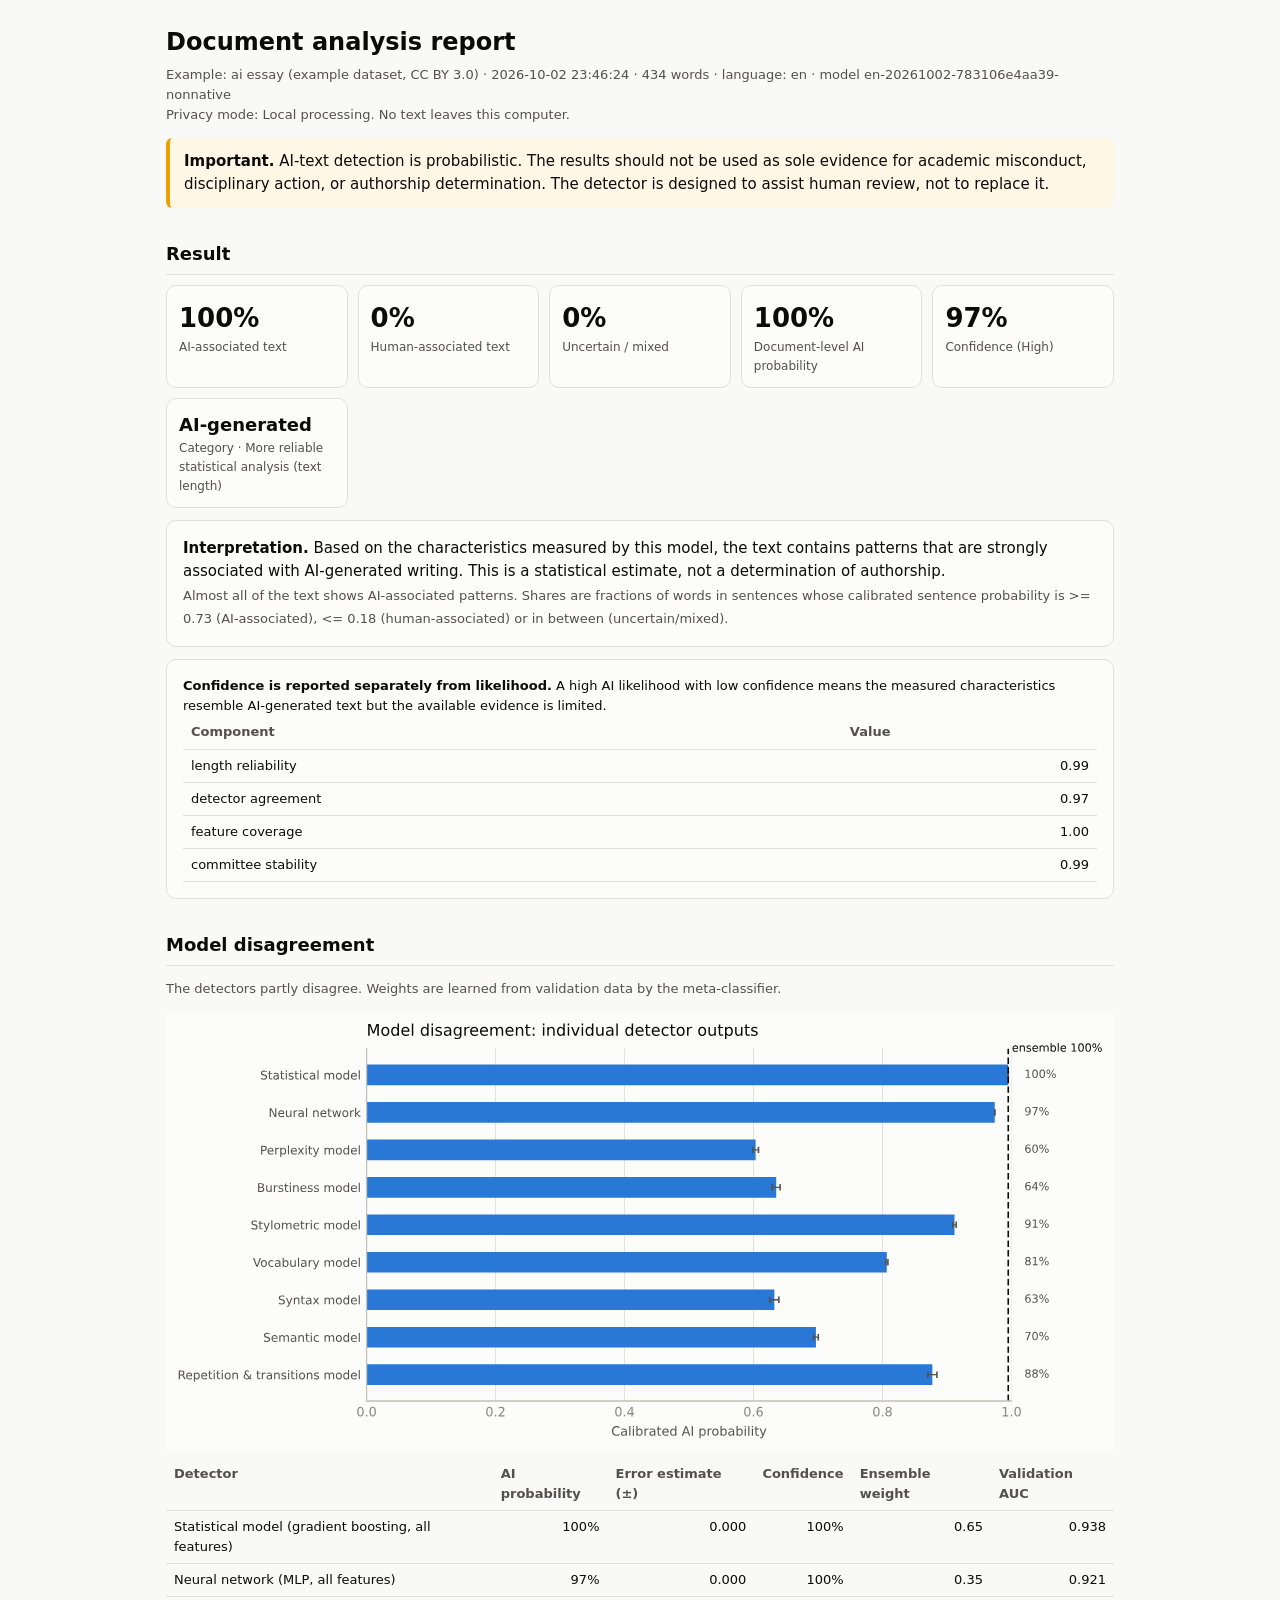
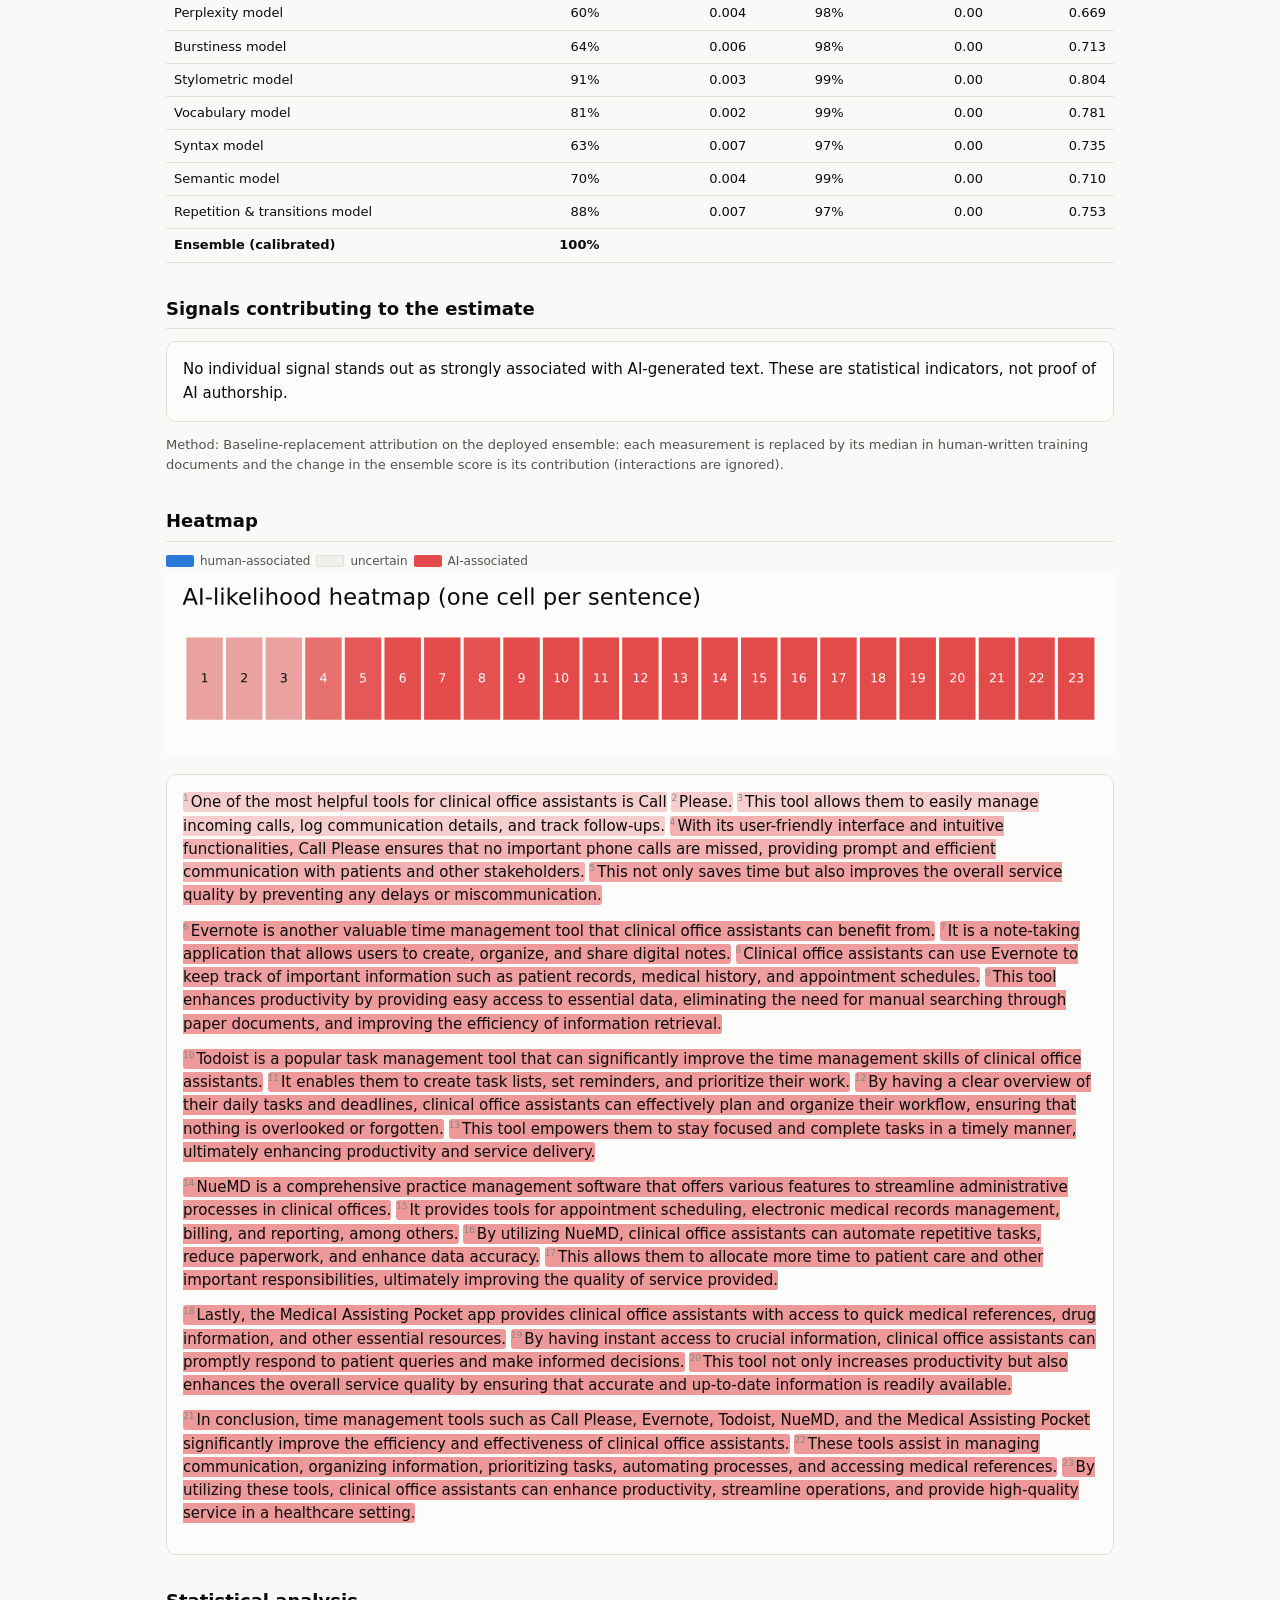
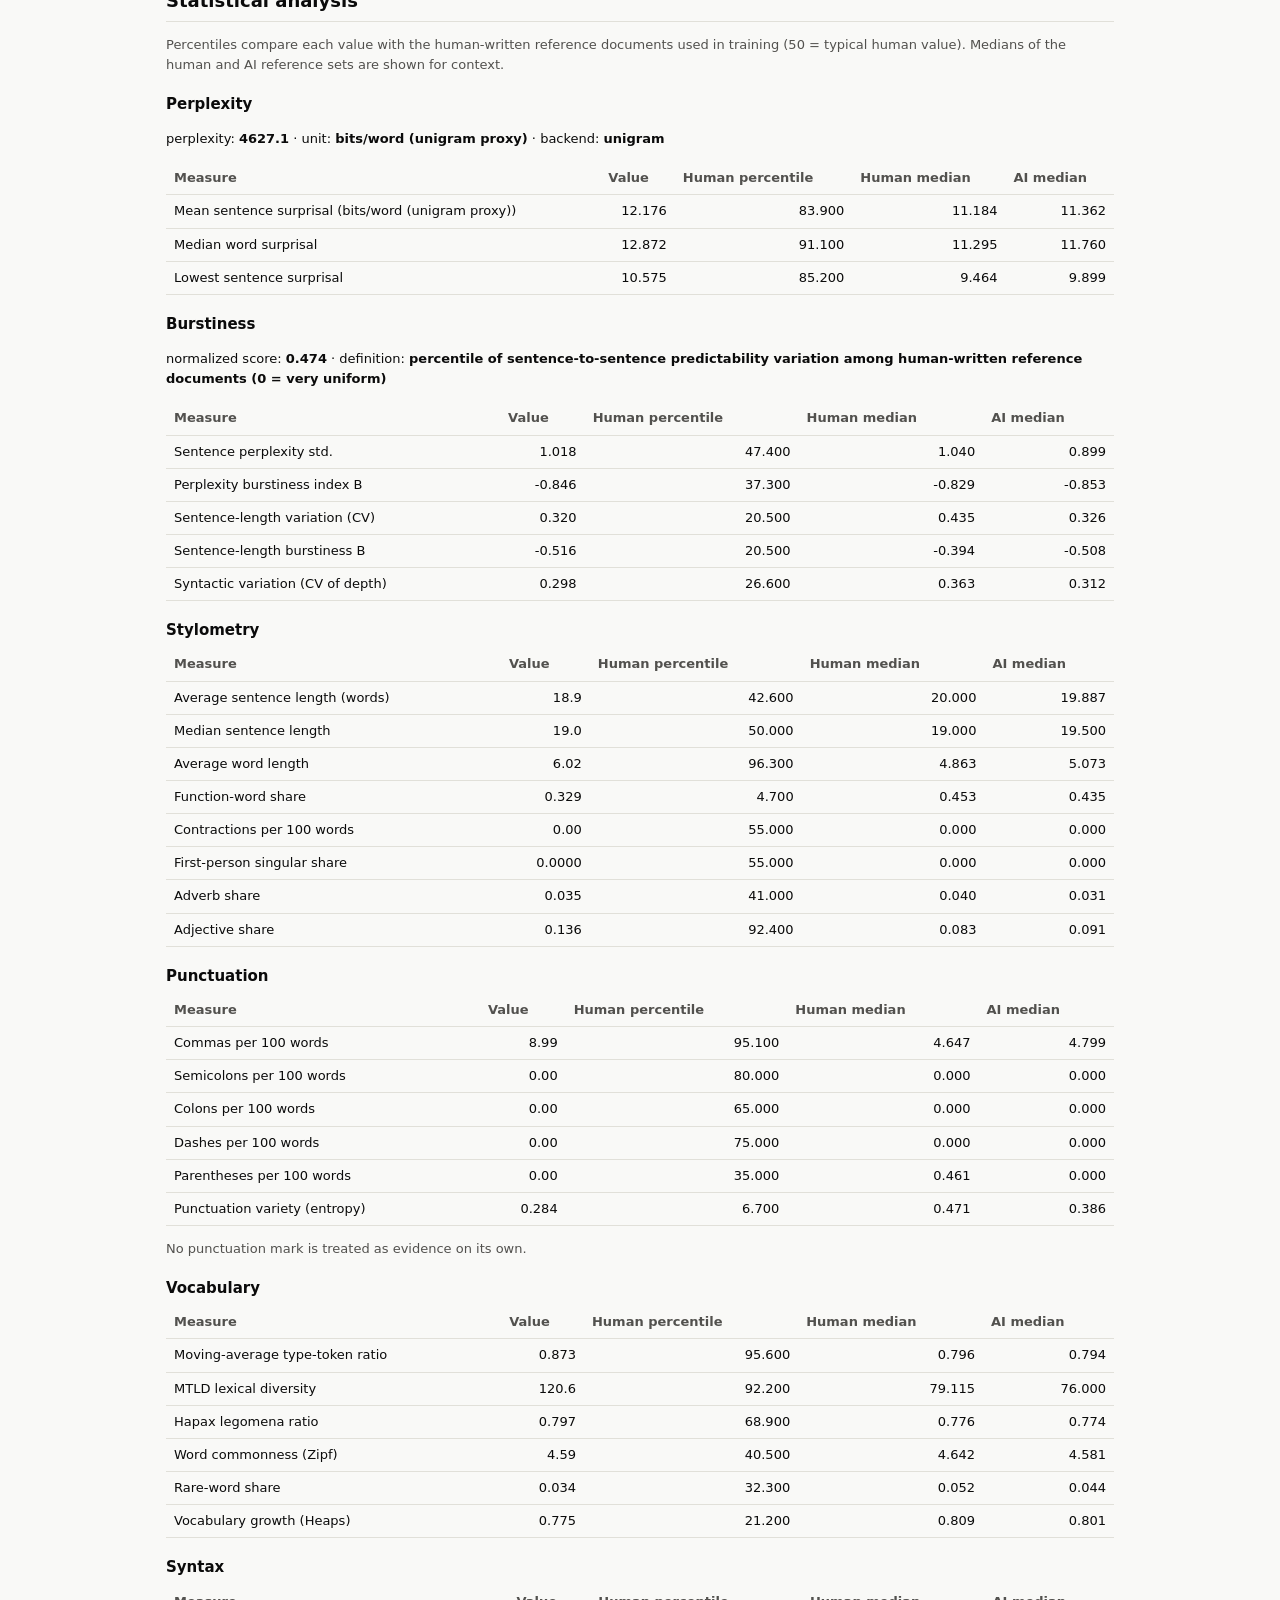
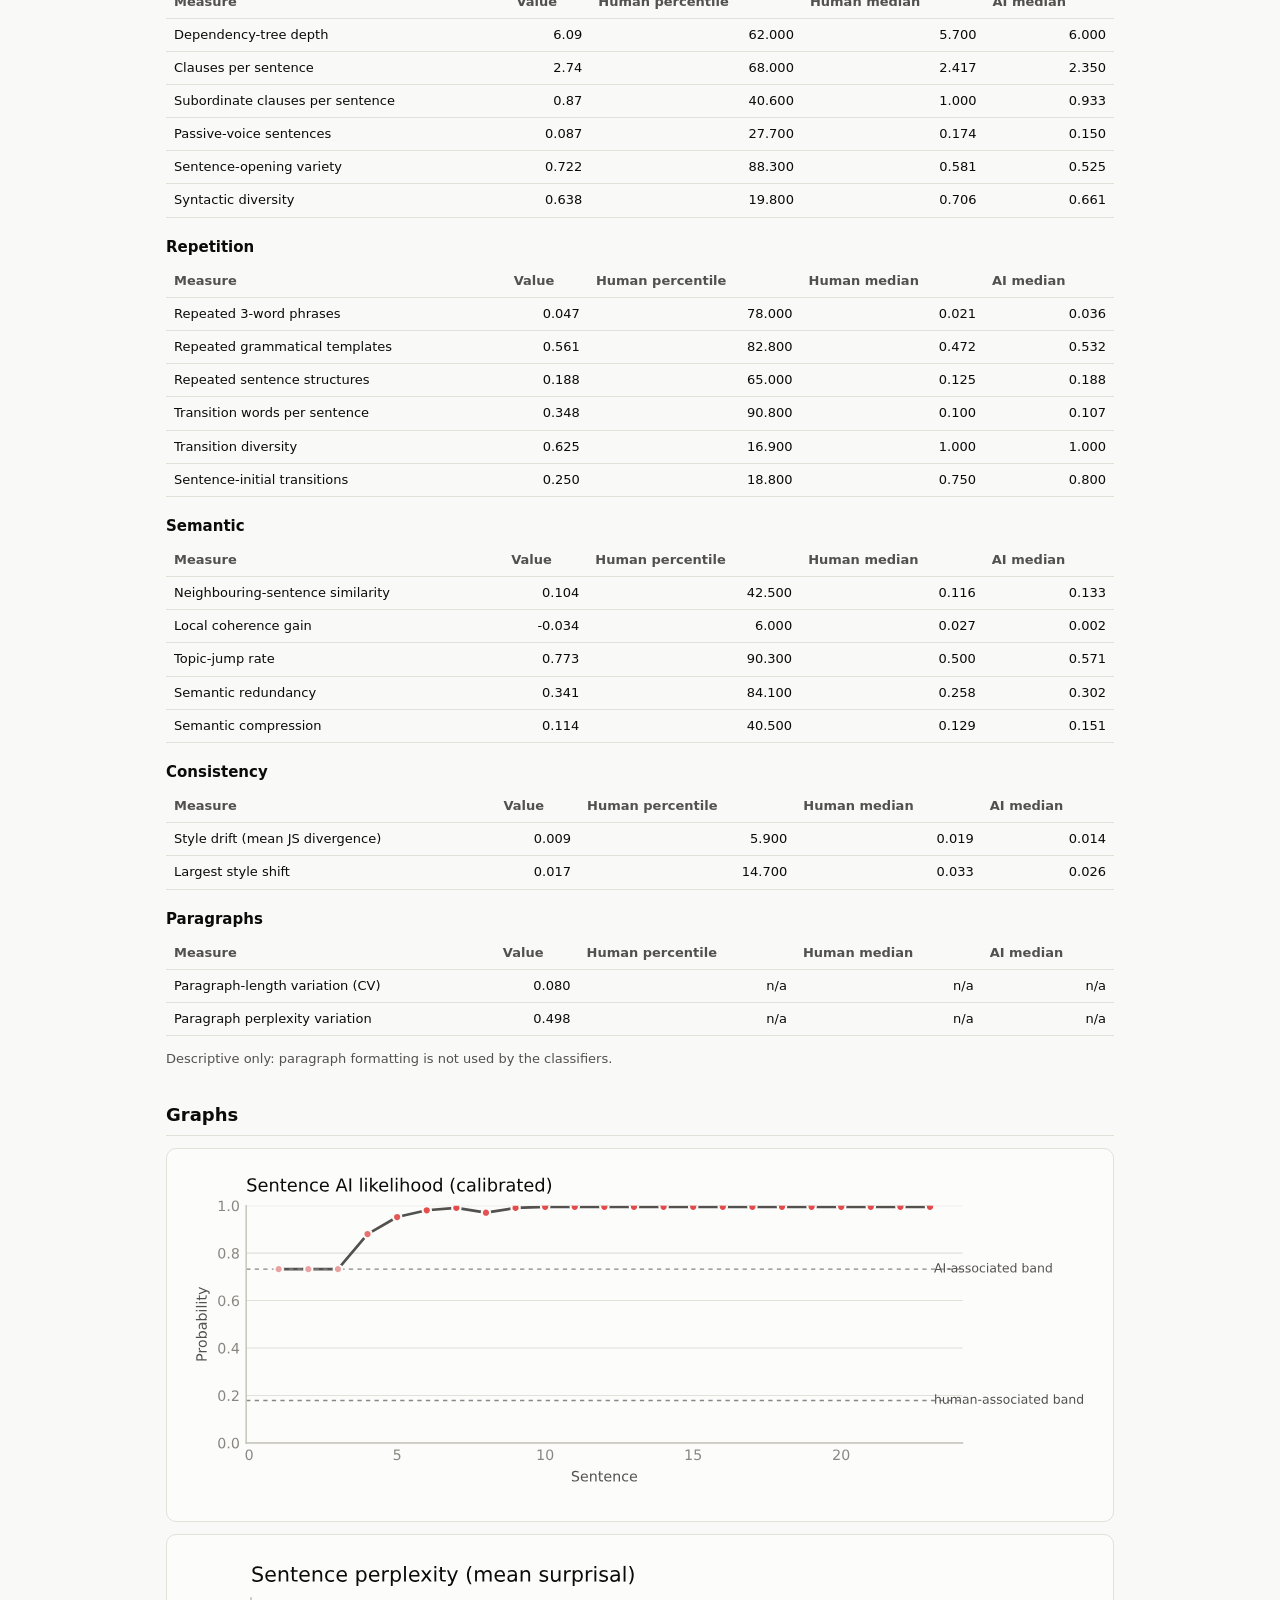
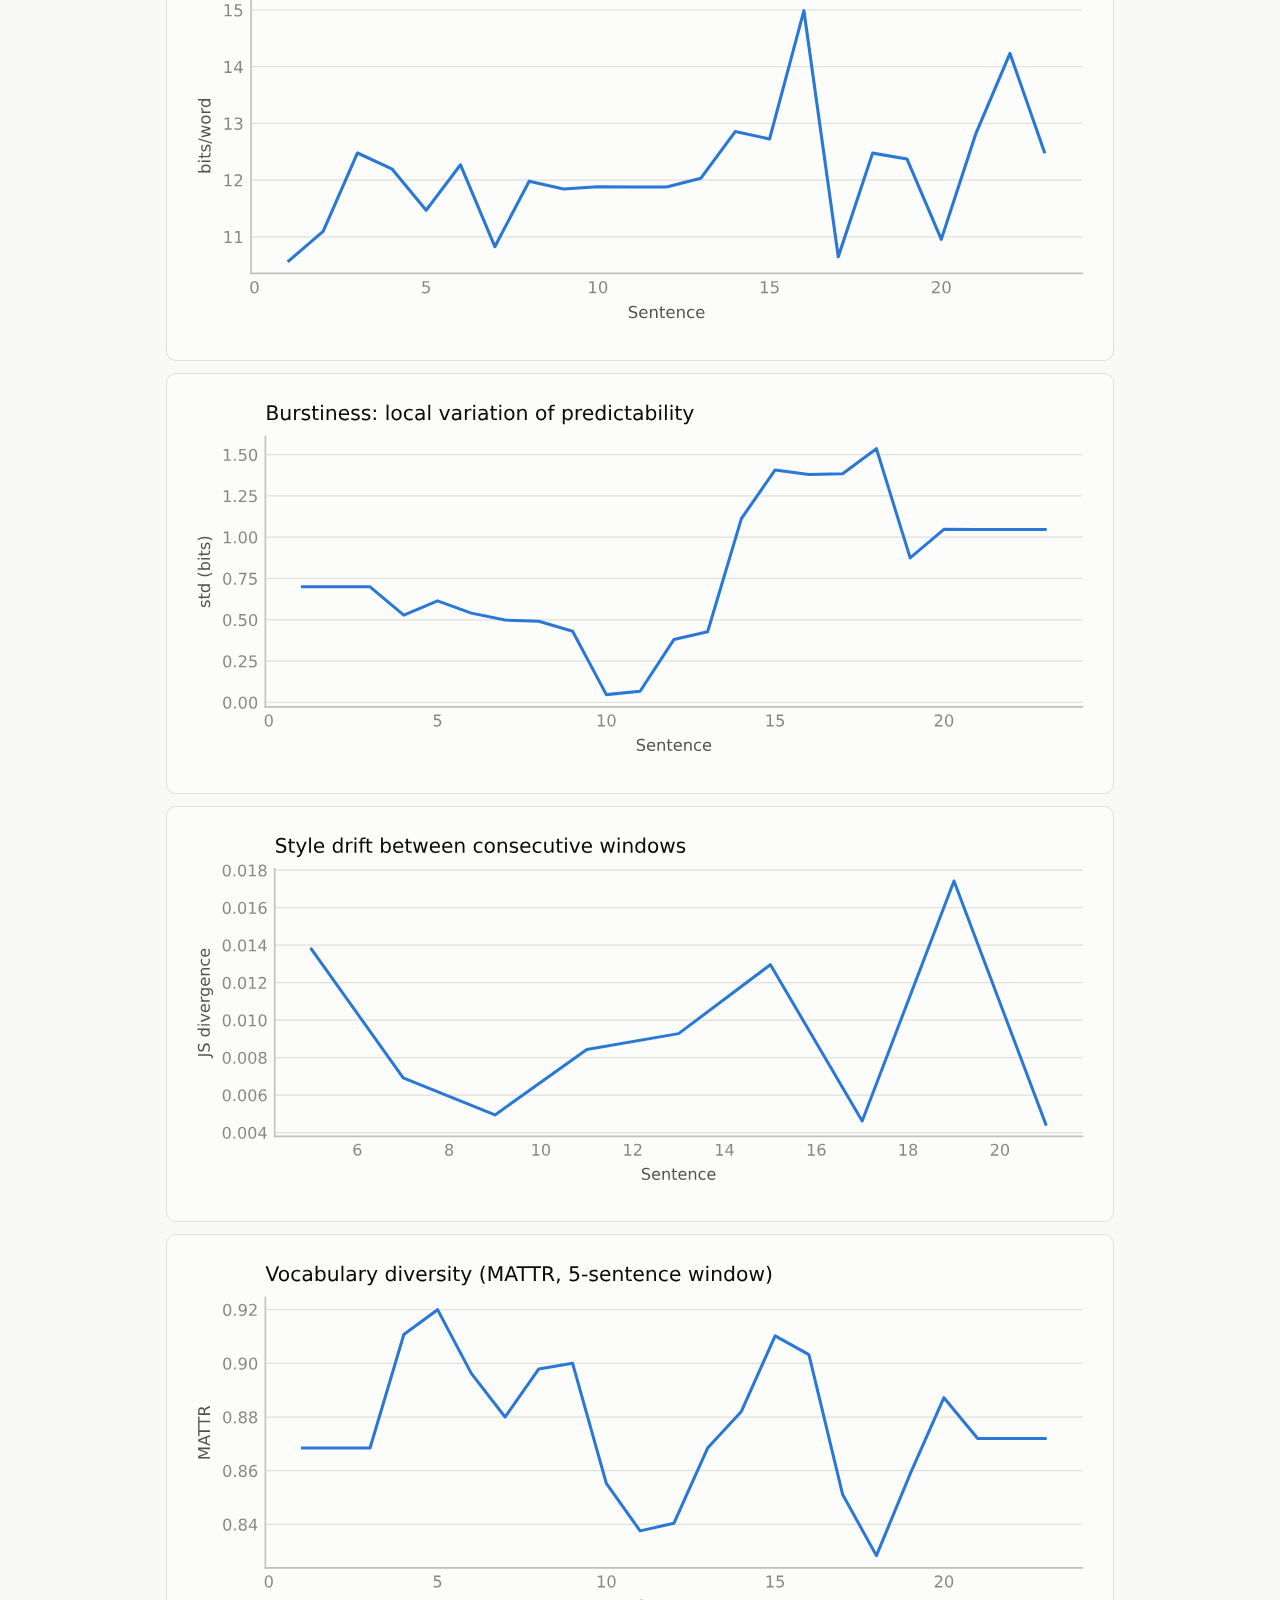
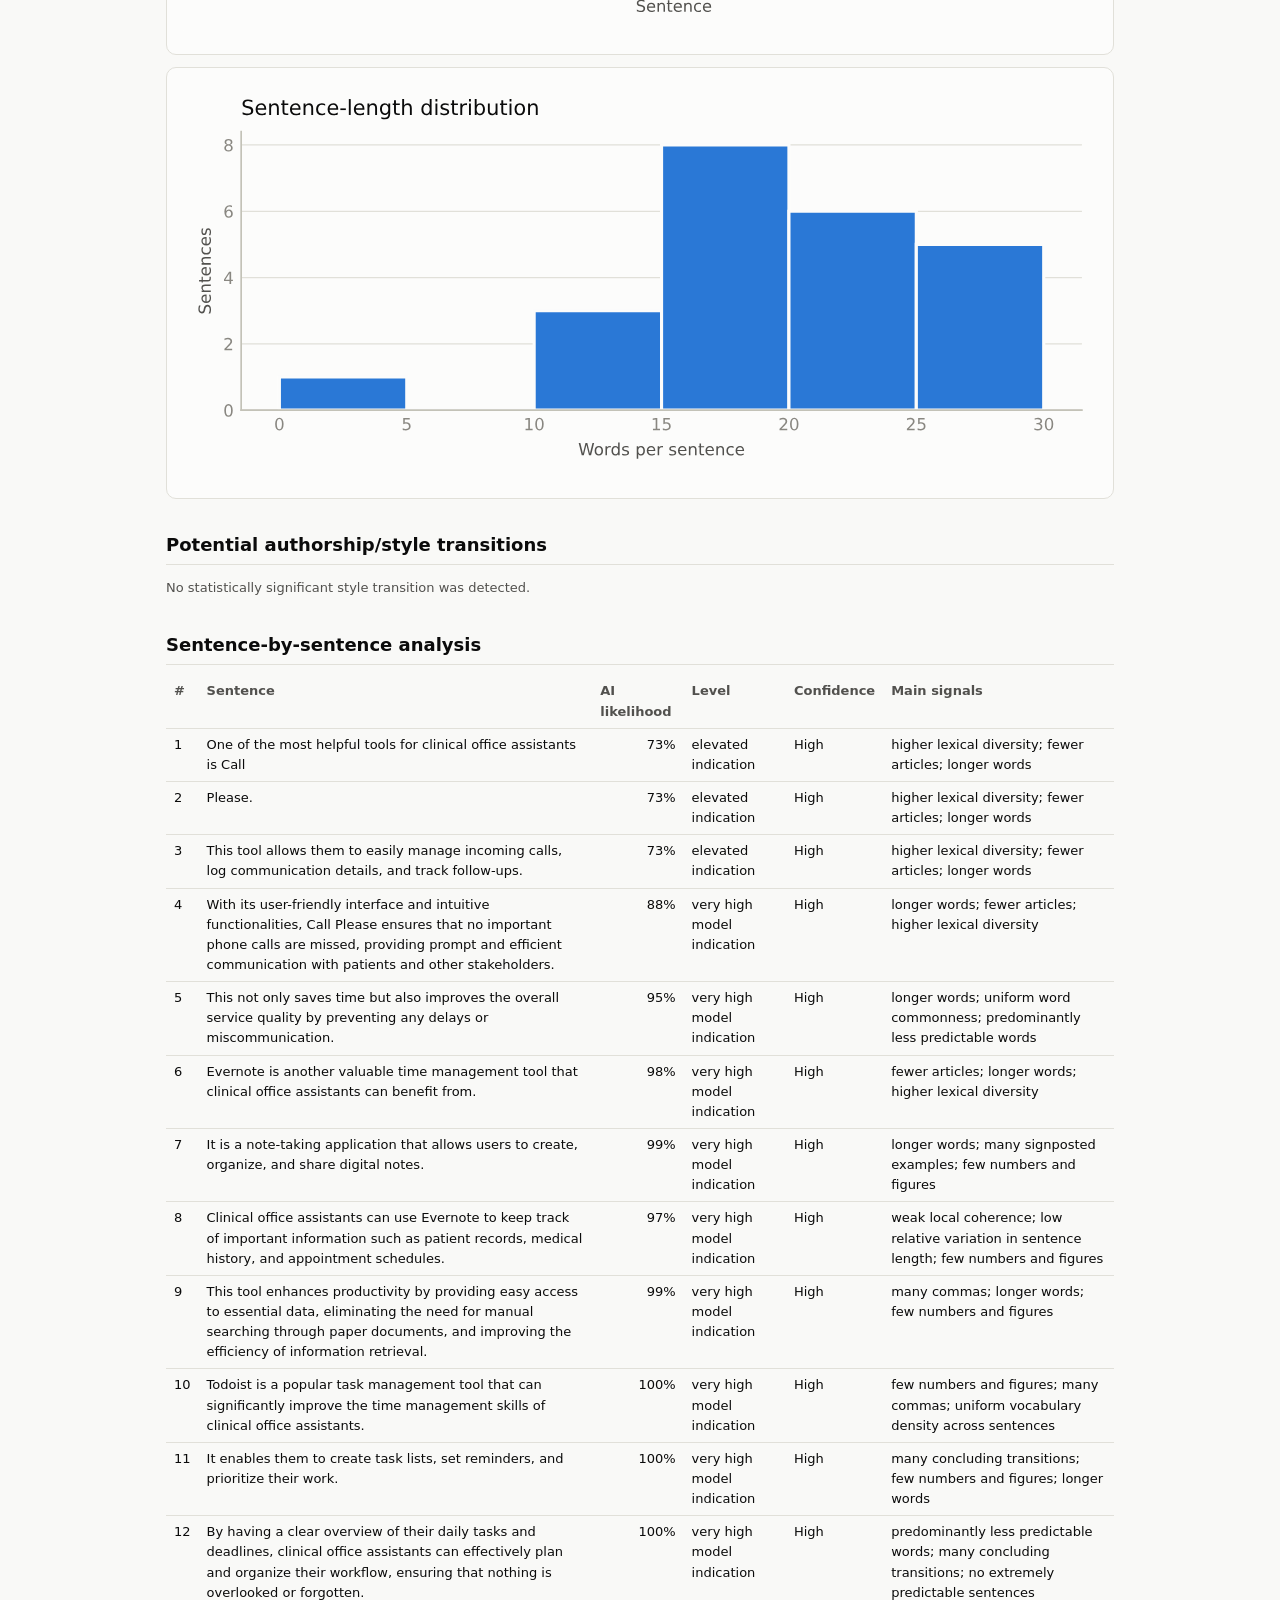
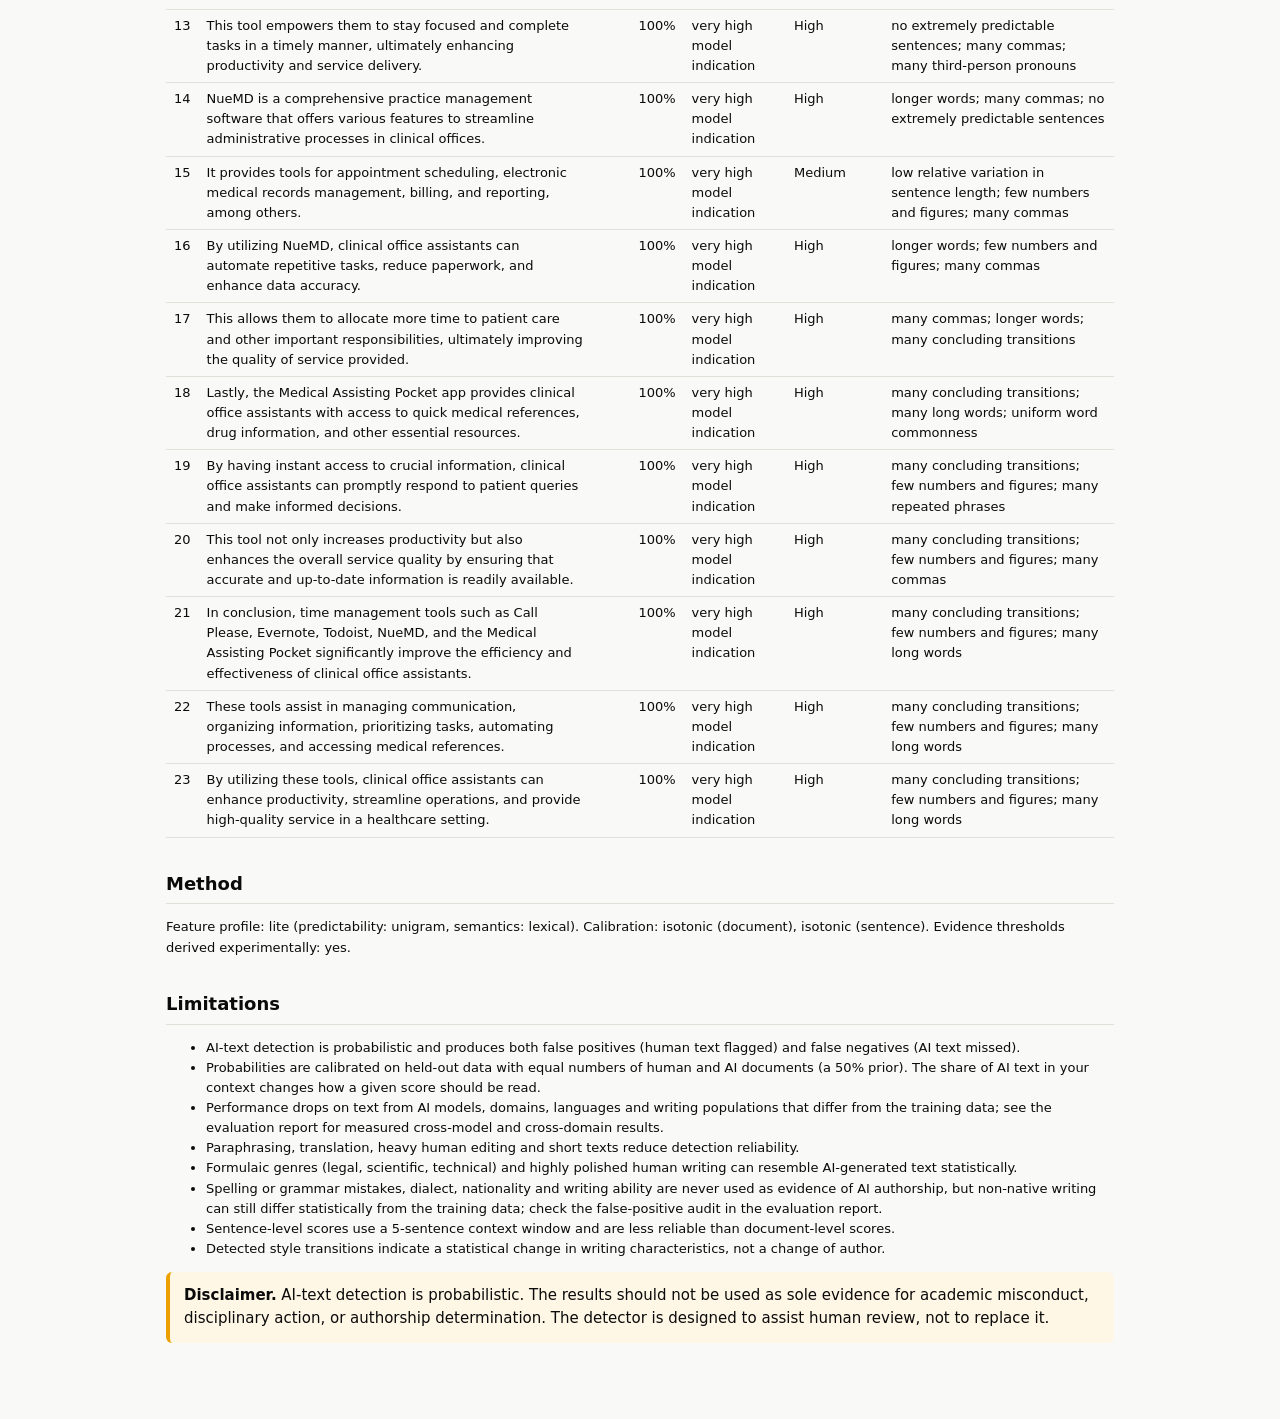
<file: reports/examples/ai_essay.html>
<!doctype html>
<html lang="en">
<head>
<meta charset="utf-8">
<meta name="viewport" content="width=device-width, initial-scale=1">
<title>Document Analysis Report</title>
<style>
:root{--bg:#f9f9f7;--surface:#fcfcfb;--ink:#0b0b0b;--ink2:#52514e;--muted:#898781;--line:#e1e0d9;--accent:#2a78d6;--warn-bg:#fff7e6;--warn-line:#eda100}
@media (prefers-color-scheme: dark){:root:not([data-theme="light"]){--bg:#0d0d0d;--surface:#1a1a19;--ink:#ffffff;--ink2:#c3c2b7;--muted:#898781;--line:#2c2c2a;--accent:#3987e5;--warn-bg:#2a2414;--warn-line:#c98500}}
:root[data-theme="dark"]{--bg:#0d0d0d;--surface:#1a1a19;--ink:#ffffff;--ink2:#c3c2b7;--muted:#898781;--line:#2c2c2a;--accent:#3987e5;--warn-bg:#2a2414;--warn-line:#c98500}
*{box-sizing:border-box}
body{margin:0;background:var(--bg);color:var(--ink);font:15px/1.55 system-ui,-apple-system,"Segoe UI",sans-serif}
main{max-width:980px;margin:0 auto;padding:24px 16px 64px}
h1{font-size:24px;margin:0 0 4px}h2{font-size:18px;margin:32px 0 10px;border-bottom:1px solid var(--line);padding-bottom:6px}h3{font-size:15px;margin:18px 0 6px}
.muted{color:var(--ink2)}.small{font-size:13px}
.card{background:var(--surface);border:1px solid var(--line);border-radius:10px;padding:16px;margin:12px 0}
.notice{background:var(--warn-bg);border-left:4px solid var(--warn-line);padding:12px 14px;border-radius:6px;margin:12px 0}
.grid{display:grid;grid-template-columns:repeat(auto-fit,minmax(150px,1fr));gap:10px}
.tile{background:var(--surface);border:1px solid var(--line);border-radius:10px;padding:12px}
.tile .v{font-size:26px;font-weight:600}.tile .l{font-size:12px;color:var(--ink2)}
table{border-collapse:collapse;width:100%;font-size:13px}th,td{text-align:left;padding:6px 8px;border-bottom:1px solid var(--line);vertical-align:top}
th{color:var(--ink2);font-weight:600}td.num{text-align:right;font-variant-numeric:tabular-nums}
.chart svg{width:100%;height:auto}
.doc p{margin:0 0 12px}.s{border-radius:3px;padding:1px 0}
.s sup{font-size:9px;color:var(--muted);margin-right:2px}
.legend{display:flex;gap:6px;align-items:center;font-size:12px;color:var(--ink2);flex-wrap:wrap}
.legend span.sw{display:inline-block;width:28px;height:12px;border-radius:2px}
@media print{body{background:#fff}.card,.tile{break-inside:avoid}}
</style>
</head>
<body>
<main>
<h1>Document analysis report</h1>
<div class="muted small">Example: ai essay (example dataset, CC BY 3.0) · 2026-10-02 23:46:24 · 434 words · language: en · model en-20261002-783106e4aa39-nonnative</div>
<div class="muted small">Privacy mode: Local processing. No text leaves this computer.</div>
<div class="notice"><strong>Important.</strong> AI-text detection is probabilistic. The results should not be used as sole evidence for academic misconduct, disciplinary action, or authorship determination. The detector is designed to assist human review, not to replace it.</div>


<h2>Result</h2>
<div class="grid">
  <div class="tile"><div class="v">100%</div><div class="l">AI-associated text</div></div>
  <div class="tile"><div class="v">0%</div><div class="l">Human-associated text</div></div>
  <div class="tile"><div class="v">0%</div><div class="l">Uncertain / mixed</div></div>
  <div class="tile"><div class="v">100%</div><div class="l">Document-level AI probability</div></div>
  <div class="tile"><div class="v">97%</div><div class="l">Confidence (High)</div></div>
  <div class="tile"><div class="v" style="font-size:18px">AI-generated</div><div class="l">Category · More reliable statistical analysis (text length)</div></div>
</div>
<div class="card"><strong>Interpretation.</strong> Based on the characteristics measured by this model, the text contains patterns that are strongly associated with AI-generated writing. This is a statistical estimate, not a determination of authorship.<br><span class="small muted">Almost all of the text shows AI-associated patterns. Shares are fractions of words in sentences whose calibrated sentence probability is &gt;= 0.73 (AI-associated), &lt;= 0.18 (human-associated) or in between (uncertain/mixed).</span></div>
<div class="card small">
  <strong>Confidence is reported separately from likelihood.</strong> A high AI likelihood with low confidence means the measured characteristics resemble AI-generated text but the available evidence is limited.
  <table><tr><th>Component</th><th class="num">Value</th></tr>
  <tr><td>length reliability</td><td class="num">0.99</td></tr><tr><td>detector agreement</td><td class="num">0.97</td></tr><tr><td>feature coverage</td><td class="num">1.00</td></tr><tr><td>committee stability</td><td class="num">0.99</td></tr>
  </table>
</div>

<h2>Model disagreement</h2>
<p class="small muted">The detectors partly disagree. Weights are learned from validation data by the meta-classifier.</p>
<div class="chart"><?xml version="1.0" encoding="utf-8" standalone="no"?>
<!DOCTYPE svg PUBLIC "-//W3C//DTD SVG 1.1//EN"
  "http://www.w3.org/Graphics/SVG/1.1/DTD/svg11.dtd">
<svg xmlns:xlink="http://www.w3.org/1999/xlink" width="590.570419pt" height="273.041462pt" viewBox="0 0 590.570419 273.041462" xmlns="http://www.w3.org/2000/svg" version="1.1">
 <metadata>
  <rdf:RDF xmlns:dc="http://purl.org/dc/elements/1.1/" xmlns:cc="http://creativecommons.org/ns#" xmlns:rdf="http://www.w3.org/1999/02/22-rdf-syntax-ns#">
   <cc:Work>
    <dc:type rdf:resource="http://purl.org/dc/dcmitype/StillImage"/>
    <dc:date>2026-10-02T23:46:25.438725</dc:date>
    <dc:format>image/svg+xml</dc:format>
    <dc:creator>
     <cc:Agent>
      <dc:title>Matplotlib v3.11.2, https://matplotlib.org/</dc:title>
     </cc:Agent>
    </dc:creator>
   </cc:Work>
  </rdf:RDF>
 </metadata>
 <defs>
  <style type="text/css">*{stroke-linejoin: round; stroke-linecap: butt}</style>
 </defs>
 <g id="figure_1">
  <g id="patch_1">
   <path d="M 0 273.041462 
L 590.570419 273.041462 
L 590.570419 0 
L 0 0 
z
" style="fill: #fcfcfb"/>
  </g>
  <g id="axes_1">
   <g id="patch_2">
    <path d="M 124.946094 242.340837 
L 526.706094 242.340837 
L 526.706094 22.798437 
L 124.946094 22.798437 
z
" style="fill: #fcfcfb"/>
   </g>
   <g id="matplotlib.axis_1">
    <g id="xtick_1">
     <g id="line2d_1">
      <path d="M 124.946094 242.340837 
L 124.946094 22.798437 
" clip-path="url(#pc78fe446ee)" style="fill: none; stroke: #e1e0d9; stroke-width: 0.6; stroke-linecap: square"/>
     </g>
     <g id="line2d_2"/>
     <g id="text_1">
      <!-- 0.0 -->
      <g style="fill: #898781" transform="translate(118.584844 251.918962) scale(0.08 -0.08)">
       <defs>
        <path id="DejaVuSans-13" d="M 2034 4250 
Q 1547 4250 1301 3770 
Q 1056 3291 1056 2328 
Q 1056 1369 1301 889 
Q 1547 409 2034 409 
Q 2525 409 2770 889 
Q 3016 1369 3016 2328 
Q 3016 3291 2770 3770 
Q 2525 4250 2034 4250 
z
M 2034 4750 
Q 2819 4750 3233 4129 
Q 3647 3509 3647 2328 
Q 3647 1150 3233 529 
Q 2819 -91 2034 -91 
Q 1250 -91 836 529 
Q 422 1150 422 2328 
Q 422 3509 836 4129 
Q 1250 4750 2034 4750 
z
" transform="scale(0.015625)"/>
        <path id="DejaVuSans-11" d="M 684 794 
L 1344 794 
L 1344 0 
L 684 0 
L 684 794 
z
" transform="scale(0.015625)"/>
       </defs>
       <use xlink:href="#DejaVuSans-13"/>
       <use xlink:href="#DejaVuSans-11" transform="translate(63.625 0)"/>
       <use xlink:href="#DejaVuSans-13" transform="translate(95.40625 0)"/>
      </g>
     </g>
    </g>
    <g id="xtick_2">
     <g id="line2d_3">
      <path d="M 205.298094 242.340837 
L 205.298094 22.798437 
" clip-path="url(#pc78fe446ee)" style="fill: none; stroke: #e1e0d9; stroke-width: 0.6; stroke-linecap: square"/>
     </g>
     <g id="line2d_4"/>
     <g id="text_2">
      <!-- 0.2 -->
      <g style="fill: #898781" transform="translate(198.936844 251.918962) scale(0.08 -0.08)">
       <defs>
        <path id="DejaVuSans-15" d="M 1228 531 
L 3431 531 
L 3431 0 
L 469 0 
L 469 531 
Q 828 903 1448 1529 
Q 2069 2156 2228 2338 
Q 2531 2678 2651 2914 
Q 2772 3150 2772 3378 
Q 2772 3750 2511 3984 
Q 2250 4219 1831 4219 
Q 1534 4219 1204 4116 
Q 875 4013 500 3803 
L 500 4441 
Q 881 4594 1212 4672 
Q 1544 4750 1819 4750 
Q 2544 4750 2975 4387 
Q 3406 4025 3406 3419 
Q 3406 3131 3298 2873 
Q 3191 2616 2906 2266 
Q 2828 2175 2409 1742 
Q 1991 1309 1228 531 
z
" transform="scale(0.015625)"/>
       </defs>
       <use xlink:href="#DejaVuSans-13"/>
       <use xlink:href="#DejaVuSans-11" transform="translate(63.625 0)"/>
       <use xlink:href="#DejaVuSans-15" transform="translate(95.40625 0)"/>
      </g>
     </g>
    </g>
    <g id="xtick_3">
     <g id="line2d_5">
      <path d="M 285.650094 242.340837 
L 285.650094 22.798437 
" clip-path="url(#pc78fe446ee)" style="fill: none; stroke: #e1e0d9; stroke-width: 0.6; stroke-linecap: square"/>
     </g>
     <g id="line2d_6"/>
     <g id="text_3">
      <!-- 0.4 -->
      <g style="fill: #898781" transform="translate(279.288844 251.918962) scale(0.08 -0.08)">
       <defs>
        <path id="DejaVuSans-17" d="M 2419 4116 
L 825 1625 
L 2419 1625 
L 2419 4116 
z
M 2253 4666 
L 3047 4666 
L 3047 1625 
L 3713 1625 
L 3713 1100 
L 3047 1100 
L 3047 0 
L 2419 0 
L 2419 1100 
L 313 1100 
L 313 1709 
L 2253 4666 
z
" transform="scale(0.015625)"/>
       </defs>
       <use xlink:href="#DejaVuSans-13"/>
       <use xlink:href="#DejaVuSans-11" transform="translate(63.625 0)"/>
       <use xlink:href="#DejaVuSans-17" transform="translate(95.40625 0)"/>
      </g>
     </g>
    </g>
    <g id="xtick_4">
     <g id="line2d_7">
      <path d="M 366.002094 242.340837 
L 366.002094 22.798437 
" clip-path="url(#pc78fe446ee)" style="fill: none; stroke: #e1e0d9; stroke-width: 0.6; stroke-linecap: square"/>
     </g>
     <g id="line2d_8"/>
     <g id="text_4">
      <!-- 0.6 -->
      <g style="fill: #898781" transform="translate(359.640844 251.918962) scale(0.08 -0.08)">
       <defs>
        <path id="DejaVuSans-19" d="M 2113 2584 
Q 1688 2584 1439 2293 
Q 1191 2003 1191 1497 
Q 1191 994 1439 701 
Q 1688 409 2113 409 
Q 2538 409 2786 701 
Q 3034 994 3034 1497 
Q 3034 2003 2786 2293 
Q 2538 2584 2113 2584 
z
M 3366 4563 
L 3366 3988 
Q 3128 4100 2886 4159 
Q 2644 4219 2406 4219 
Q 1781 4219 1451 3797 
Q 1122 3375 1075 2522 
Q 1259 2794 1537 2939 
Q 1816 3084 2150 3084 
Q 2853 3084 3261 2657 
Q 3669 2231 3669 1497 
Q 3669 778 3244 343 
Q 2819 -91 2113 -91 
Q 1303 -91 875 529 
Q 447 1150 447 2328 
Q 447 3434 972 4092 
Q 1497 4750 2381 4750 
Q 2619 4750 2861 4703 
Q 3103 4656 3366 4563 
z
" transform="scale(0.015625)"/>
       </defs>
       <use xlink:href="#DejaVuSans-13"/>
       <use xlink:href="#DejaVuSans-11" transform="translate(63.625 0)"/>
       <use xlink:href="#DejaVuSans-19" transform="translate(95.40625 0)"/>
      </g>
     </g>
    </g>
    <g id="xtick_5">
     <g id="line2d_9">
      <path d="M 446.354094 242.340837 
L 446.354094 22.798437 
" clip-path="url(#pc78fe446ee)" style="fill: none; stroke: #e1e0d9; stroke-width: 0.6; stroke-linecap: square"/>
     </g>
     <g id="line2d_10"/>
     <g id="text_5">
      <!-- 0.8 -->
      <g style="fill: #898781" transform="translate(439.992844 251.918962) scale(0.08 -0.08)">
       <defs>
        <path id="DejaVuSans-1b" d="M 2034 2216 
Q 1584 2216 1326 1975 
Q 1069 1734 1069 1313 
Q 1069 891 1326 650 
Q 1584 409 2034 409 
Q 2484 409 2743 651 
Q 3003 894 3003 1313 
Q 3003 1734 2745 1975 
Q 2488 2216 2034 2216 
z
M 1403 2484 
Q 997 2584 770 2862 
Q 544 3141 544 3541 
Q 544 4100 942 4425 
Q 1341 4750 2034 4750 
Q 2731 4750 3128 4425 
Q 3525 4100 3525 3541 
Q 3525 3141 3298 2862 
Q 3072 2584 2669 2484 
Q 3125 2378 3379 2068 
Q 3634 1759 3634 1313 
Q 3634 634 3220 271 
Q 2806 -91 2034 -91 
Q 1263 -91 848 271 
Q 434 634 434 1313 
Q 434 1759 690 2068 
Q 947 2378 1403 2484 
z
M 1172 3481 
Q 1172 3119 1398 2916 
Q 1625 2713 2034 2713 
Q 2441 2713 2670 2916 
Q 2900 3119 2900 3481 
Q 2900 3844 2670 4047 
Q 2441 4250 2034 4250 
Q 1625 4250 1398 4047 
Q 1172 3844 1172 3481 
z
" transform="scale(0.015625)"/>
       </defs>
       <use xlink:href="#DejaVuSans-13"/>
       <use xlink:href="#DejaVuSans-11" transform="translate(63.625 0)"/>
       <use xlink:href="#DejaVuSans-1b" transform="translate(95.40625 0)"/>
      </g>
     </g>
    </g>
    <g id="xtick_6">
     <g id="line2d_11">
      <path d="M 526.706094 242.340837 
L 526.706094 22.798437 
" clip-path="url(#pc78fe446ee)" style="fill: none; stroke: #e1e0d9; stroke-width: 0.6; stroke-linecap: square"/>
     </g>
     <g id="line2d_12"/>
     <g id="text_6">
      <!-- 1.0 -->
      <g style="fill: #898781" transform="translate(520.344844 251.918962) scale(0.08 -0.08)">
       <defs>
        <path id="DejaVuSans-14" d="M 794 531 
L 1825 531 
L 1825 4091 
L 703 3866 
L 703 4441 
L 1819 4666 
L 2450 4666 
L 2450 531 
L 3481 531 
L 3481 0 
L 794 0 
L 794 531 
z
" transform="scale(0.015625)"/>
       </defs>
       <use xlink:href="#DejaVuSans-14"/>
       <use xlink:href="#DejaVuSans-11" transform="translate(63.625 0)"/>
       <use xlink:href="#DejaVuSans-13" transform="translate(95.40625 0)"/>
      </g>
     </g>
    </g>
    <g id="text_7">
     <!-- Calibrated AI probability -->
     <g style="fill: #52514e" transform="translate(277.354219 263.919587) scale(0.08 -0.08)">
      <defs>
       <path id="DejaVuSans-26" d="M 4122 4306 
L 4122 3641 
Q 3803 3938 3442 4084 
Q 3081 4231 2675 4231 
Q 1875 4231 1450 3742 
Q 1025 3253 1025 2328 
Q 1025 1406 1450 917 
Q 1875 428 2675 428 
Q 3081 428 3442 575 
Q 3803 722 4122 1019 
L 4122 359 
Q 3791 134 3420 21 
Q 3050 -91 2638 -91 
Q 1578 -91 968 557 
Q 359 1206 359 2328 
Q 359 3453 968 4101 
Q 1578 4750 2638 4750 
Q 3056 4750 3426 4639 
Q 3797 4528 4122 4306 
z
" transform="scale(0.015625)"/>
       <path id="DejaVuSans-44" d="M 2194 1759 
Q 1497 1759 1228 1600 
Q 959 1441 959 1056 
Q 959 750 1161 570 
Q 1363 391 1709 391 
Q 2188 391 2477 730 
Q 2766 1069 2766 1631 
L 2766 1759 
L 2194 1759 
z
M 3341 1997 
L 3341 0 
L 2766 0 
L 2766 531 
Q 2569 213 2275 61 
Q 1981 -91 1556 -91 
Q 1019 -91 701 211 
Q 384 513 384 1019 
Q 384 1609 779 1909 
Q 1175 2209 1959 2209 
L 2766 2209 
L 2766 2266 
Q 2766 2663 2505 2880 
Q 2244 3097 1772 3097 
Q 1472 3097 1187 3025 
Q 903 2953 641 2809 
L 641 3341 
Q 956 3463 1253 3523 
Q 1550 3584 1831 3584 
Q 2591 3584 2966 3190 
Q 3341 2797 3341 1997 
z
" transform="scale(0.015625)"/>
       <path id="DejaVuSans-4f" d="M 603 4863 
L 1178 4863 
L 1178 0 
L 603 0 
L 603 4863 
z
" transform="scale(0.015625)"/>
       <path id="DejaVuSans-4c" d="M 603 3500 
L 1178 3500 
L 1178 0 
L 603 0 
L 603 3500 
z
M 603 4863 
L 1178 4863 
L 1178 4134 
L 603 4134 
L 603 4863 
z
" transform="scale(0.015625)"/>
       <path id="DejaVuSans-45" d="M 3116 1747 
Q 3116 2381 2855 2742 
Q 2594 3103 2138 3103 
Q 1681 3103 1420 2742 
Q 1159 2381 1159 1747 
Q 1159 1113 1420 752 
Q 1681 391 2138 391 
Q 2594 391 2855 752 
Q 3116 1113 3116 1747 
z
M 1159 2969 
Q 1341 3281 1617 3432 
Q 1894 3584 2278 3584 
Q 2916 3584 3314 3078 
Q 3713 2572 3713 1747 
Q 3713 922 3314 415 
Q 2916 -91 2278 -91 
Q 1894 -91 1617 61 
Q 1341 213 1159 525 
L 1159 0 
L 581 0 
L 581 4863 
L 1159 4863 
L 1159 2969 
z
" transform="scale(0.015625)"/>
       <path id="DejaVuSans-55" d="M 2631 2963 
Q 2534 3019 2420 3045 
Q 2306 3072 2169 3072 
Q 1681 3072 1420 2755 
Q 1159 2438 1159 1844 
L 1159 0 
L 581 0 
L 581 3500 
L 1159 3500 
L 1159 2956 
Q 1341 3275 1631 3429 
Q 1922 3584 2338 3584 
Q 2397 3584 2469 3576 
Q 2541 3569 2628 3553 
L 2631 2963 
z
" transform="scale(0.015625)"/>
       <path id="DejaVuSans-57" d="M 1172 4494 
L 1172 3500 
L 2356 3500 
L 2356 3053 
L 1172 3053 
L 1172 1153 
Q 1172 725 1289 603 
Q 1406 481 1766 481 
L 2356 481 
L 2356 0 
L 1766 0 
Q 1100 0 847 248 
Q 594 497 594 1153 
L 594 3053 
L 172 3053 
L 172 3500 
L 594 3500 
L 594 4494 
L 1172 4494 
z
" transform="scale(0.015625)"/>
       <path id="DejaVuSans-48" d="M 3597 1894 
L 3597 1613 
L 953 1613 
Q 991 1019 1311 708 
Q 1631 397 2203 397 
Q 2534 397 2845 478 
Q 3156 559 3463 722 
L 3463 178 
Q 3153 47 2828 -22 
Q 2503 -91 2169 -91 
Q 1331 -91 842 396 
Q 353 884 353 1716 
Q 353 2575 817 3079 
Q 1281 3584 2069 3584 
Q 2775 3584 3186 3129 
Q 3597 2675 3597 1894 
z
M 3022 2063 
Q 3016 2534 2758 2815 
Q 2500 3097 2075 3097 
Q 1594 3097 1305 2825 
Q 1016 2553 972 2059 
L 3022 2063 
z
" transform="scale(0.015625)"/>
       <path id="DejaVuSans-47" d="M 2906 2969 
L 2906 4863 
L 3481 4863 
L 3481 0 
L 2906 0 
L 2906 525 
Q 2725 213 2448 61 
Q 2172 -91 1784 -91 
Q 1150 -91 751 415 
Q 353 922 353 1747 
Q 353 2572 751 3078 
Q 1150 3584 1784 3584 
Q 2172 3584 2448 3432 
Q 2725 3281 2906 2969 
z
M 947 1747 
Q 947 1113 1208 752 
Q 1469 391 1925 391 
Q 2381 391 2643 752 
Q 2906 1113 2906 1747 
Q 2906 2381 2643 2742 
Q 2381 3103 1925 3103 
Q 1469 3103 1208 2742 
Q 947 2381 947 1747 
z
" transform="scale(0.015625)"/>
       <path id="DejaVuSans-3" transform="scale(0.015625)"/>
       <path id="DejaVuSans-24" d="M 2188 4044 
L 1331 1722 
L 3047 1722 
L 2188 4044 
z
M 1831 4666 
L 2547 4666 
L 4325 0 
L 3669 0 
L 3244 1197 
L 1141 1197 
L 716 0 
L 50 0 
L 1831 4666 
z
" transform="scale(0.015625)"/>
       <path id="DejaVuSans-2c" d="M 628 4666 
L 1259 4666 
L 1259 0 
L 628 0 
L 628 4666 
z
" transform="scale(0.015625)"/>
       <path id="DejaVuSans-53" d="M 1159 525 
L 1159 -1331 
L 581 -1331 
L 581 3500 
L 1159 3500 
L 1159 2969 
Q 1341 3281 1617 3432 
Q 1894 3584 2278 3584 
Q 2916 3584 3314 3078 
Q 3713 2572 3713 1747 
Q 3713 922 3314 415 
Q 2916 -91 2278 -91 
Q 1894 -91 1617 61 
Q 1341 213 1159 525 
z
M 3116 1747 
Q 3116 2381 2855 2742 
Q 2594 3103 2138 3103 
Q 1681 3103 1420 2742 
Q 1159 2381 1159 1747 
Q 1159 1113 1420 752 
Q 1681 391 2138 391 
Q 2594 391 2855 752 
Q 3116 1113 3116 1747 
z
" transform="scale(0.015625)"/>
       <path id="DejaVuSans-52" d="M 1959 3097 
Q 1497 3097 1228 2736 
Q 959 2375 959 1747 
Q 959 1119 1226 758 
Q 1494 397 1959 397 
Q 2419 397 2687 759 
Q 2956 1122 2956 1747 
Q 2956 2369 2687 2733 
Q 2419 3097 1959 3097 
z
M 1959 3584 
Q 2709 3584 3137 3096 
Q 3566 2609 3566 1747 
Q 3566 888 3137 398 
Q 2709 -91 1959 -91 
Q 1206 -91 779 398 
Q 353 888 353 1747 
Q 353 2609 779 3096 
Q 1206 3584 1959 3584 
z
" transform="scale(0.015625)"/>
       <path id="DejaVuSans-5c" d="M 2059 -325 
Q 1816 -950 1584 -1140 
Q 1353 -1331 966 -1331 
L 506 -1331 
L 506 -850 
L 844 -850 
Q 1081 -850 1212 -737 
Q 1344 -625 1503 -206 
L 1606 56 
L 191 3500 
L 800 3500 
L 1894 763 
L 2988 3500 
L 3597 3500 
L 2059 -325 
z
" transform="scale(0.015625)"/>
      </defs>
      <use xlink:href="#DejaVuSans-26"/>
      <use xlink:href="#DejaVuSans-44" transform="translate(69.828125 0)"/>
      <use xlink:href="#DejaVuSans-4f" transform="translate(131.109375 0)"/>
      <use xlink:href="#DejaVuSans-4c" transform="translate(158.890625 0)"/>
      <use xlink:href="#DejaVuSans-45" transform="translate(186.671875 0)"/>
      <use xlink:href="#DejaVuSans-55" transform="translate(250.15625 0)"/>
      <use xlink:href="#DejaVuSans-44" transform="translate(291.265625 0)"/>
      <use xlink:href="#DejaVuSans-57" transform="translate(352.546875 0)"/>
      <use xlink:href="#DejaVuSans-48" transform="translate(391.75 0)"/>
      <use xlink:href="#DejaVuSans-47" transform="translate(453.28125 0)"/>
      <use xlink:href="#DejaVuSans-3" transform="translate(516.765625 0)"/>
      <use xlink:href="#DejaVuSans-24" transform="translate(548.546875 0)"/>
      <use xlink:href="#DejaVuSans-2c" transform="translate(616.953125 0)"/>
      <use xlink:href="#DejaVuSans-3" transform="translate(646.453125 0)"/>
      <use xlink:href="#DejaVuSans-53" transform="translate(678.234375 0)"/>
      <use xlink:href="#DejaVuSans-55" transform="translate(741.71875 0)"/>
      <use xlink:href="#DejaVuSans-52" transform="translate(780.625 0)"/>
      <use xlink:href="#DejaVuSans-45" transform="translate(841.8125 0)"/>
      <use xlink:href="#DejaVuSans-44" transform="translate(905.296875 0)"/>
      <use xlink:href="#DejaVuSans-45" transform="translate(966.578125 0)"/>
      <use xlink:href="#DejaVuSans-4c" transform="translate(1030.0625 0)"/>
      <use xlink:href="#DejaVuSans-4f" transform="translate(1057.84375 0)"/>
      <use xlink:href="#DejaVuSans-4c" transform="translate(1085.625 0)"/>
      <use xlink:href="#DejaVuSans-57" transform="translate(1113.40625 0)"/>
      <use xlink:href="#DejaVuSans-5c" transform="translate(1152.609375 0)"/>
     </g>
    </g>
   </g>
   <g id="matplotlib.axis_2">
    <g id="ytick_1">
     <g id="line2d_13"/>
     <g id="text_8">
      <!-- Repetition &amp; transitions model -->
      <g style="fill: #52514e" transform="translate(7.2 228.791683) scale(0.075 -0.075)">
       <defs>
        <path id="DejaVuSans-35" d="M 2841 2188 
Q 3044 2119 3236 1894 
Q 3428 1669 3622 1275 
L 4263 0 
L 3584 0 
L 2988 1197 
Q 2756 1666 2539 1819 
Q 2322 1972 1947 1972 
L 1259 1972 
L 1259 0 
L 628 0 
L 628 4666 
L 2053 4666 
Q 2853 4666 3247 4331 
Q 3641 3997 3641 3322 
Q 3641 2881 3436 2590 
Q 3231 2300 2841 2188 
z
M 1259 4147 
L 1259 2491 
L 2053 2491 
Q 2509 2491 2742 2702 
Q 2975 2913 2975 3322 
Q 2975 3731 2742 3939 
Q 2509 4147 2053 4147 
L 1259 4147 
z
" transform="scale(0.015625)"/>
        <path id="DejaVuSans-51" d="M 3513 2113 
L 3513 0 
L 2938 0 
L 2938 2094 
Q 2938 2591 2744 2837 
Q 2550 3084 2163 3084 
Q 1697 3084 1428 2787 
Q 1159 2491 1159 1978 
L 1159 0 
L 581 0 
L 581 3500 
L 1159 3500 
L 1159 2956 
Q 1366 3272 1645 3428 
Q 1925 3584 2291 3584 
Q 2894 3584 3203 3211 
Q 3513 2838 3513 2113 
z
" transform="scale(0.015625)"/>
        <path id="DejaVuSans-9" d="M 1556 2509 
Q 1272 2256 1139 2004 
Q 1006 1753 1006 1478 
Q 1006 1022 1337 719 
Q 1669 416 2169 416 
Q 2466 416 2725 514 
Q 2984 613 3213 813 
L 1556 2509 
z
M 1997 2859 
L 3584 1234 
Q 3769 1513 3872 1830 
Q 3975 2147 3994 2503 
L 4575 2503 
Q 4538 2091 4375 1687 
Q 4213 1284 3922 891 
L 4794 0 
L 4006 0 
L 3559 459 
Q 3234 181 2878 45 
Q 2522 -91 2113 -91 
Q 1359 -91 881 339 
Q 403 769 403 1441 
Q 403 1841 612 2192 
Q 822 2544 1241 2853 
Q 1091 3050 1012 3245 
Q 934 3441 934 3628 
Q 934 4134 1281 4442 
Q 1628 4750 2203 4750 
Q 2463 4750 2720 4694 
Q 2978 4638 3244 4525 
L 3244 3956 
Q 2972 4103 2725 4179 
Q 2478 4256 2266 4256 
Q 1938 4256 1733 4082 
Q 1528 3909 1528 3634 
Q 1528 3475 1620 3314 
Q 1713 3153 1997 2859 
z
" transform="scale(0.015625)"/>
        <path id="DejaVuSans-56" d="M 2834 3397 
L 2834 2853 
Q 2591 2978 2328 3040 
Q 2066 3103 1784 3103 
Q 1356 3103 1142 2972 
Q 928 2841 928 2578 
Q 928 2378 1081 2264 
Q 1234 2150 1697 2047 
L 1894 2003 
Q 2506 1872 2764 1633 
Q 3022 1394 3022 966 
Q 3022 478 2636 193 
Q 2250 -91 1575 -91 
Q 1294 -91 989 -36 
Q 684 19 347 128 
L 347 722 
Q 666 556 975 473 
Q 1284 391 1588 391 
Q 1994 391 2212 530 
Q 2431 669 2431 922 
Q 2431 1156 2273 1281 
Q 2116 1406 1581 1522 
L 1381 1569 
Q 847 1681 609 1914 
Q 372 2147 372 2553 
Q 372 3047 722 3315 
Q 1072 3584 1716 3584 
Q 2034 3584 2315 3537 
Q 2597 3491 2834 3397 
z
" transform="scale(0.015625)"/>
        <path id="DejaVuSans-50" d="M 3328 2828 
Q 3544 3216 3844 3400 
Q 4144 3584 4550 3584 
Q 5097 3584 5394 3201 
Q 5691 2819 5691 2113 
L 5691 0 
L 5113 0 
L 5113 2094 
Q 5113 2597 4934 2840 
Q 4756 3084 4391 3084 
Q 3944 3084 3684 2787 
Q 3425 2491 3425 1978 
L 3425 0 
L 2847 0 
L 2847 2094 
Q 2847 2600 2669 2842 
Q 2491 3084 2119 3084 
Q 1678 3084 1418 2786 
Q 1159 2488 1159 1978 
L 1159 0 
L 581 0 
L 581 3500 
L 1159 3500 
L 1159 2956 
Q 1356 3278 1631 3431 
Q 1906 3584 2284 3584 
Q 2666 3584 2933 3390 
Q 3200 3197 3328 2828 
z
" transform="scale(0.015625)"/>
       </defs>
       <use xlink:href="#DejaVuSans-35"/>
       <use xlink:href="#DejaVuSans-48" transform="translate(65 0)"/>
       <use xlink:href="#DejaVuSans-53" transform="translate(126.53125 0)"/>
       <use xlink:href="#DejaVuSans-48" transform="translate(190.015625 0)"/>
       <use xlink:href="#DejaVuSans-57" transform="translate(251.546875 0)"/>
       <use xlink:href="#DejaVuSans-4c" transform="translate(290.75 0)"/>
       <use xlink:href="#DejaVuSans-57" transform="translate(318.53125 0)"/>
       <use xlink:href="#DejaVuSans-4c" transform="translate(357.734375 0)"/>
       <use xlink:href="#DejaVuSans-52" transform="translate(385.515625 0)"/>
       <use xlink:href="#DejaVuSans-51" transform="translate(446.703125 0)"/>
       <use xlink:href="#DejaVuSans-3" transform="translate(510.078125 0)"/>
       <use xlink:href="#DejaVuSans-9" transform="translate(541.859375 0)"/>
       <use xlink:href="#DejaVuSans-3" transform="translate(619.84375 0)"/>
       <use xlink:href="#DejaVuSans-57" transform="translate(651.625 0)"/>
       <use xlink:href="#DejaVuSans-55" transform="translate(690.828125 0)"/>
       <use xlink:href="#DejaVuSans-44" transform="translate(731.9375 0)"/>
       <use xlink:href="#DejaVuSans-51" transform="translate(793.21875 0)"/>
       <use xlink:href="#DejaVuSans-56" transform="translate(856.59375 0)"/>
       <use xlink:href="#DejaVuSans-4c" transform="translate(908.6875 0)"/>
       <use xlink:href="#DejaVuSans-57" transform="translate(936.46875 0)"/>
       <use xlink:href="#DejaVuSans-4c" transform="translate(975.671875 0)"/>
       <use xlink:href="#DejaVuSans-52" transform="translate(1003.453125 0)"/>
       <use xlink:href="#DejaVuSans-51" transform="translate(1064.640625 0)"/>
       <use xlink:href="#DejaVuSans-56" transform="translate(1128.015625 0)"/>
       <use xlink:href="#DejaVuSans-3" transform="translate(1180.109375 0)"/>
       <use xlink:href="#DejaVuSans-50" transform="translate(1211.890625 0)"/>
       <use xlink:href="#DejaVuSans-52" transform="translate(1309.296875 0)"/>
       <use xlink:href="#DejaVuSans-47" transform="translate(1370.484375 0)"/>
       <use xlink:href="#DejaVuSans-48" transform="translate(1433.96875 0)"/>
       <use xlink:href="#DejaVuSans-4f" transform="translate(1495.5 0)"/>
      </g>
     </g>
    </g>
    <g id="ytick_2">
     <g id="line2d_14"/>
     <g id="text_9">
      <!-- Semantic model -->
      <g style="fill: #52514e" transform="translate(60.529687 205.448525) scale(0.075 -0.075)">
       <defs>
        <path id="DejaVuSans-36" d="M 3425 4513 
L 3425 3897 
Q 3066 4069 2747 4153 
Q 2428 4238 2131 4238 
Q 1616 4238 1336 4038 
Q 1056 3838 1056 3469 
Q 1056 3159 1242 3001 
Q 1428 2844 1947 2747 
L 2328 2669 
Q 3034 2534 3370 2195 
Q 3706 1856 3706 1288 
Q 3706 609 3251 259 
Q 2797 -91 1919 -91 
Q 1588 -91 1214 -16 
Q 841 59 441 206 
L 441 856 
Q 825 641 1194 531 
Q 1563 422 1919 422 
Q 2459 422 2753 634 
Q 3047 847 3047 1241 
Q 3047 1584 2836 1778 
Q 2625 1972 2144 2069 
L 1759 2144 
Q 1053 2284 737 2584 
Q 422 2884 422 3419 
Q 422 4038 858 4394 
Q 1294 4750 2059 4750 
Q 2388 4750 2728 4690 
Q 3069 4631 3425 4513 
z
" transform="scale(0.015625)"/>
        <path id="DejaVuSans-46" d="M 3122 3366 
L 3122 2828 
Q 2878 2963 2633 3030 
Q 2388 3097 2138 3097 
Q 1578 3097 1268 2742 
Q 959 2388 959 1747 
Q 959 1106 1268 751 
Q 1578 397 2138 397 
Q 2388 397 2633 464 
Q 2878 531 3122 666 
L 3122 134 
Q 2881 22 2623 -34 
Q 2366 -91 2075 -91 
Q 1284 -91 818 406 
Q 353 903 353 1747 
Q 353 2603 823 3093 
Q 1294 3584 2113 3584 
Q 2378 3584 2631 3529 
Q 2884 3475 3122 3366 
z
" transform="scale(0.015625)"/>
       </defs>
       <use xlink:href="#DejaVuSans-36"/>
       <use xlink:href="#DejaVuSans-48" transform="translate(63.484375 0)"/>
       <use xlink:href="#DejaVuSans-50" transform="translate(125.015625 0)"/>
       <use xlink:href="#DejaVuSans-44" transform="translate(222.421875 0)"/>
       <use xlink:href="#DejaVuSans-51" transform="translate(283.703125 0)"/>
       <use xlink:href="#DejaVuSans-57" transform="translate(347.078125 0)"/>
       <use xlink:href="#DejaVuSans-4c" transform="translate(386.28125 0)"/>
       <use xlink:href="#DejaVuSans-46" transform="translate(414.0625 0)"/>
       <use xlink:href="#DejaVuSans-3" transform="translate(469.046875 0)"/>
       <use xlink:href="#DejaVuSans-50" transform="translate(500.828125 0)"/>
       <use xlink:href="#DejaVuSans-52" transform="translate(598.234375 0)"/>
       <use xlink:href="#DejaVuSans-47" transform="translate(659.421875 0)"/>
       <use xlink:href="#DejaVuSans-48" transform="translate(722.90625 0)"/>
       <use xlink:href="#DejaVuSans-4f" transform="translate(784.4375 0)"/>
      </g>
     </g>
    </g>
    <g id="ytick_3">
     <g id="line2d_15"/>
     <g id="text_10">
      <!-- Syntax model -->
      <g style="fill: #52514e" transform="translate(69.779297 182.105367) scale(0.075 -0.075)">
       <defs>
        <path id="DejaVuSans-5b" d="M 3513 3500 
L 2247 1797 
L 3578 0 
L 2900 0 
L 1881 1375 
L 863 0 
L 184 0 
L 1544 1831 
L 300 3500 
L 978 3500 
L 1906 2253 
L 2834 3500 
L 3513 3500 
z
" transform="scale(0.015625)"/>
       </defs>
       <use xlink:href="#DejaVuSans-36"/>
       <use xlink:href="#DejaVuSans-5c" transform="translate(63.484375 0)"/>
       <use xlink:href="#DejaVuSans-51" transform="translate(122.671875 0)"/>
       <use xlink:href="#DejaVuSans-57" transform="translate(186.046875 0)"/>
       <use xlink:href="#DejaVuSans-44" transform="translate(225.25 0)"/>
       <use xlink:href="#DejaVuSans-5b" transform="translate(286.53125 0)"/>
       <use xlink:href="#DejaVuSans-3" transform="translate(345.71875 0)"/>
       <use xlink:href="#DejaVuSans-50" transform="translate(377.5 0)"/>
       <use xlink:href="#DejaVuSans-52" transform="translate(474.90625 0)"/>
       <use xlink:href="#DejaVuSans-47" transform="translate(536.09375 0)"/>
       <use xlink:href="#DejaVuSans-48" transform="translate(599.578125 0)"/>
       <use xlink:href="#DejaVuSans-4f" transform="translate(661.109375 0)"/>
      </g>
     </g>
    </g>
    <g id="ytick_4">
     <g id="line2d_16"/>
     <g id="text_11">
      <!-- Vocabulary model -->
      <g style="fill: #52514e" transform="translate(54.134766 158.762209) scale(0.075 -0.075)">
       <defs>
        <path id="DejaVuSans-39" d="M 1831 0 
L 50 4666 
L 709 4666 
L 2188 738 
L 3669 4666 
L 4325 4666 
L 2547 0 
L 1831 0 
z
" transform="scale(0.015625)"/>
        <path id="DejaVuSans-58" d="M 544 1381 
L 544 3500 
L 1119 3500 
L 1119 1403 
Q 1119 906 1312 657 
Q 1506 409 1894 409 
Q 2359 409 2629 706 
Q 2900 1003 2900 1516 
L 2900 3500 
L 3475 3500 
L 3475 0 
L 2900 0 
L 2900 538 
Q 2691 219 2414 64 
Q 2138 -91 1772 -91 
Q 1169 -91 856 284 
Q 544 659 544 1381 
z
M 1991 3584 
L 1991 3584 
z
" transform="scale(0.015625)"/>
       </defs>
       <use xlink:href="#DejaVuSans-39"/>
       <use xlink:href="#DejaVuSans-52" transform="translate(60.640625 0)"/>
       <use xlink:href="#DejaVuSans-46" transform="translate(121.828125 0)"/>
       <use xlink:href="#DejaVuSans-44" transform="translate(176.8125 0)"/>
       <use xlink:href="#DejaVuSans-45" transform="translate(238.09375 0)"/>
       <use xlink:href="#DejaVuSans-58" transform="translate(301.578125 0)"/>
       <use xlink:href="#DejaVuSans-4f" transform="translate(364.953125 0)"/>
       <use xlink:href="#DejaVuSans-44" transform="translate(392.734375 0)"/>
       <use xlink:href="#DejaVuSans-55" transform="translate(454.015625 0)"/>
       <use xlink:href="#DejaVuSans-5c" transform="translate(495.125 0)"/>
       <use xlink:href="#DejaVuSans-3" transform="translate(554.3125 0)"/>
       <use xlink:href="#DejaVuSans-50" transform="translate(586.09375 0)"/>
       <use xlink:href="#DejaVuSans-52" transform="translate(683.5 0)"/>
       <use xlink:href="#DejaVuSans-47" transform="translate(744.6875 0)"/>
       <use xlink:href="#DejaVuSans-48" transform="translate(808.171875 0)"/>
       <use xlink:href="#DejaVuSans-4f" transform="translate(869.703125 0)"/>
      </g>
     </g>
    </g>
    <g id="ytick_5">
     <g id="line2d_17"/>
     <g id="text_12">
      <!-- Stylometric model -->
      <g style="fill: #52514e" transform="translate(52.74375 135.419052) scale(0.075 -0.075)">
       <use xlink:href="#DejaVuSans-36"/>
       <use xlink:href="#DejaVuSans-57" transform="translate(63.484375 0)"/>
       <use xlink:href="#DejaVuSans-5c" transform="translate(102.6875 0)"/>
       <use xlink:href="#DejaVuSans-4f" transform="translate(161.875 0)"/>
       <use xlink:href="#DejaVuSans-52" transform="translate(189.65625 0)"/>
       <use xlink:href="#DejaVuSans-50" transform="translate(250.84375 0)"/>
       <use xlink:href="#DejaVuSans-48" transform="translate(348.25 0)"/>
       <use xlink:href="#DejaVuSans-57" transform="translate(409.78125 0)"/>
       <use xlink:href="#DejaVuSans-55" transform="translate(448.984375 0)"/>
       <use xlink:href="#DejaVuSans-4c" transform="translate(490.09375 0)"/>
       <use xlink:href="#DejaVuSans-46" transform="translate(517.875 0)"/>
       <use xlink:href="#DejaVuSans-3" transform="translate(572.859375 0)"/>
       <use xlink:href="#DejaVuSans-50" transform="translate(604.640625 0)"/>
       <use xlink:href="#DejaVuSans-52" transform="translate(702.046875 0)"/>
       <use xlink:href="#DejaVuSans-47" transform="translate(763.234375 0)"/>
       <use xlink:href="#DejaVuSans-48" transform="translate(826.71875 0)"/>
       <use xlink:href="#DejaVuSans-4f" transform="translate(888.25 0)"/>
      </g>
     </g>
    </g>
    <g id="ytick_6">
     <g id="line2d_18"/>
     <g id="text_13">
      <!-- Burstiness model -->
      <g style="fill: #52514e" transform="translate(56.613281 112.075894) scale(0.075 -0.075)">
       <defs>
        <path id="DejaVuSans-25" d="M 1259 2228 
L 1259 519 
L 2272 519 
Q 2781 519 3026 730 
Q 3272 941 3272 1375 
Q 3272 1813 3026 2020 
Q 2781 2228 2272 2228 
L 1259 2228 
z
M 1259 4147 
L 1259 2741 
L 2194 2741 
Q 2656 2741 2882 2914 
Q 3109 3088 3109 3444 
Q 3109 3797 2882 3972 
Q 2656 4147 2194 4147 
L 1259 4147 
z
M 628 4666 
L 2241 4666 
Q 2963 4666 3353 4366 
Q 3744 4066 3744 3513 
Q 3744 3084 3544 2831 
Q 3344 2578 2956 2516 
Q 3422 2416 3680 2098 
Q 3938 1781 3938 1306 
Q 3938 681 3513 340 
Q 3088 0 2303 0 
L 628 0 
L 628 4666 
z
" transform="scale(0.015625)"/>
       </defs>
       <use xlink:href="#DejaVuSans-25"/>
       <use xlink:href="#DejaVuSans-58" transform="translate(68.609375 0)"/>
       <use xlink:href="#DejaVuSans-55" transform="translate(131.984375 0)"/>
       <use xlink:href="#DejaVuSans-56" transform="translate(173.09375 0)"/>
       <use xlink:href="#DejaVuSans-57" transform="translate(225.1875 0)"/>
       <use xlink:href="#DejaVuSans-4c" transform="translate(264.390625 0)"/>
       <use xlink:href="#DejaVuSans-51" transform="translate(292.171875 0)"/>
       <use xlink:href="#DejaVuSans-48" transform="translate(355.546875 0)"/>
       <use xlink:href="#DejaVuSans-56" transform="translate(417.078125 0)"/>
       <use xlink:href="#DejaVuSans-56" transform="translate(469.171875 0)"/>
       <use xlink:href="#DejaVuSans-3" transform="translate(521.265625 0)"/>
       <use xlink:href="#DejaVuSans-50" transform="translate(553.046875 0)"/>
       <use xlink:href="#DejaVuSans-52" transform="translate(650.453125 0)"/>
       <use xlink:href="#DejaVuSans-47" transform="translate(711.640625 0)"/>
       <use xlink:href="#DejaVuSans-48" transform="translate(775.125 0)"/>
       <use xlink:href="#DejaVuSans-4f" transform="translate(836.65625 0)"/>
      </g>
     </g>
    </g>
    <g id="ytick_7">
     <g id="line2d_19"/>
     <g id="text_14">
      <!-- Perplexity model -->
      <g style="fill: #52514e" transform="translate(58.524609 88.732736) scale(0.075 -0.075)">
       <defs>
        <path id="DejaVuSans-33" d="M 1259 4147 
L 1259 2394 
L 2053 2394 
Q 2494 2394 2734 2622 
Q 2975 2850 2975 3272 
Q 2975 3691 2734 3919 
Q 2494 4147 2053 4147 
L 1259 4147 
z
M 628 4666 
L 2053 4666 
Q 2838 4666 3239 4311 
Q 3641 3956 3641 3272 
Q 3641 2581 3239 2228 
Q 2838 1875 2053 1875 
L 1259 1875 
L 1259 0 
L 628 0 
L 628 4666 
z
" transform="scale(0.015625)"/>
       </defs>
       <use xlink:href="#DejaVuSans-33"/>
       <use xlink:href="#DejaVuSans-48" transform="translate(56.734375 0)"/>
       <use xlink:href="#DejaVuSans-55" transform="translate(118.265625 0)"/>
       <use xlink:href="#DejaVuSans-53" transform="translate(159.375 0)"/>
       <use xlink:href="#DejaVuSans-4f" transform="translate(222.859375 0)"/>
       <use xlink:href="#DejaVuSans-48" transform="translate(250.640625 0)"/>
       <use xlink:href="#DejaVuSans-5b" transform="translate(310.421875 0)"/>
       <use xlink:href="#DejaVuSans-4c" transform="translate(369.609375 0)"/>
       <use xlink:href="#DejaVuSans-57" transform="translate(397.390625 0)"/>
       <use xlink:href="#DejaVuSans-5c" transform="translate(436.59375 0)"/>
       <use xlink:href="#DejaVuSans-3" transform="translate(495.78125 0)"/>
       <use xlink:href="#DejaVuSans-50" transform="translate(527.5625 0)"/>
       <use xlink:href="#DejaVuSans-52" transform="translate(624.96875 0)"/>
       <use xlink:href="#DejaVuSans-47" transform="translate(686.15625 0)"/>
       <use xlink:href="#DejaVuSans-48" transform="translate(749.640625 0)"/>
       <use xlink:href="#DejaVuSans-4f" transform="translate(811.171875 0)"/>
      </g>
     </g>
    </g>
    <g id="ytick_8">
     <g id="line2d_20"/>
     <g id="text_15">
      <!-- Neural network -->
      <g style="fill: #52514e" transform="translate(63.863672 65.389578) scale(0.075 -0.075)">
       <defs>
        <path id="DejaVuSans-31" d="M 628 4666 
L 1478 4666 
L 3547 763 
L 3547 4666 
L 4159 4666 
L 4159 0 
L 3309 0 
L 1241 3903 
L 1241 0 
L 628 0 
L 628 4666 
z
" transform="scale(0.015625)"/>
        <path id="DejaVuSans-5a" d="M 269 3500 
L 844 3500 
L 1563 769 
L 2278 3500 
L 2956 3500 
L 3675 769 
L 4391 3500 
L 4966 3500 
L 4050 0 
L 3372 0 
L 2619 2869 
L 1863 0 
L 1184 0 
L 269 3500 
z
" transform="scale(0.015625)"/>
        <path id="DejaVuSans-4e" d="M 581 4863 
L 1159 4863 
L 1159 1991 
L 2875 3500 
L 3609 3500 
L 1753 1863 
L 3688 0 
L 2938 0 
L 1159 1709 
L 1159 0 
L 581 0 
L 581 4863 
z
" transform="scale(0.015625)"/>
       </defs>
       <use xlink:href="#DejaVuSans-31"/>
       <use xlink:href="#DejaVuSans-48" transform="translate(74.8125 0)"/>
       <use xlink:href="#DejaVuSans-58" transform="translate(136.34375 0)"/>
       <use xlink:href="#DejaVuSans-55" transform="translate(199.71875 0)"/>
       <use xlink:href="#DejaVuSans-44" transform="translate(240.828125 0)"/>
       <use xlink:href="#DejaVuSans-4f" transform="translate(302.109375 0)"/>
       <use xlink:href="#DejaVuSans-3" transform="translate(329.890625 0)"/>
       <use xlink:href="#DejaVuSans-51" transform="translate(361.671875 0)"/>
       <use xlink:href="#DejaVuSans-48" transform="translate(425.046875 0)"/>
       <use xlink:href="#DejaVuSans-57" transform="translate(486.578125 0)"/>
       <use xlink:href="#DejaVuSans-5a" transform="translate(525.78125 0)"/>
       <use xlink:href="#DejaVuSans-52" transform="translate(607.5625 0)"/>
       <use xlink:href="#DejaVuSans-55" transform="translate(668.75 0)"/>
       <use xlink:href="#DejaVuSans-4e" transform="translate(709.859375 0)"/>
      </g>
     </g>
    </g>
    <g id="ytick_9">
     <g id="line2d_21"/>
     <g id="text_16">
      <!-- Statistical model -->
      <g style="fill: #52514e" transform="translate(58.652344 42.04642) scale(0.075 -0.075)">
       <use xlink:href="#DejaVuSans-36"/>
       <use xlink:href="#DejaVuSans-57" transform="translate(63.484375 0)"/>
       <use xlink:href="#DejaVuSans-44" transform="translate(102.6875 0)"/>
       <use xlink:href="#DejaVuSans-57" transform="translate(163.96875 0)"/>
       <use xlink:href="#DejaVuSans-4c" transform="translate(203.171875 0)"/>
       <use xlink:href="#DejaVuSans-56" transform="translate(230.953125 0)"/>
       <use xlink:href="#DejaVuSans-57" transform="translate(283.046875 0)"/>
       <use xlink:href="#DejaVuSans-4c" transform="translate(322.25 0)"/>
       <use xlink:href="#DejaVuSans-46" transform="translate(350.03125 0)"/>
       <use xlink:href="#DejaVuSans-44" transform="translate(405.015625 0)"/>
       <use xlink:href="#DejaVuSans-4f" transform="translate(466.296875 0)"/>
       <use xlink:href="#DejaVuSans-3" transform="translate(494.078125 0)"/>
       <use xlink:href="#DejaVuSans-50" transform="translate(525.859375 0)"/>
       <use xlink:href="#DejaVuSans-52" transform="translate(623.265625 0)"/>
       <use xlink:href="#DejaVuSans-47" transform="translate(684.453125 0)"/>
       <use xlink:href="#DejaVuSans-48" transform="translate(747.9375 0)"/>
       <use xlink:href="#DejaVuSans-4f" transform="translate(809.46875 0)"/>
      </g>
     </g>
    </g>
   </g>
   <g id="patch_3">
    <path d="M 124.946094 232.361637 
L 477.429055 232.361637 
L 477.429055 219.522901 
L 124.946094 219.522901 
z
" clip-path="url(#pc78fe446ee)" style="fill: #2a78d6"/>
   </g>
   <g id="patch_4">
    <path d="M 124.946094 209.01848 
L 404.889914 209.01848 
L 404.889914 196.179743 
L 124.946094 196.179743 
z
" clip-path="url(#pc78fe446ee)" style="fill: #2a78d6"/>
   </g>
   <g id="patch_5">
    <path d="M 124.946094 185.675322 
L 378.987224 185.675322 
L 378.987224 172.836585 
L 124.946094 172.836585 
z
" clip-path="url(#pc78fe446ee)" style="fill: #2a78d6"/>
   </g>
   <g id="patch_6">
    <path d="M 124.946094 162.332164 
L 449.019582 162.332164 
L 449.019582 149.493427 
L 124.946094 149.493427 
z
" clip-path="url(#pc78fe446ee)" style="fill: #2a78d6"/>
   </g>
   <g id="patch_7">
    <path d="M 124.946094 138.989006 
L 491.202909 138.989006 
L 491.202909 126.150269 
L 124.946094 126.150269 
z
" clip-path="url(#pc78fe446ee)" style="fill: #2a78d6"/>
   </g>
   <g id="patch_8">
    <path d="M 124.946094 115.645848 
L 380.145077 115.645848 
L 380.145077 102.807111 
L 124.946094 102.807111 
z
" clip-path="url(#pc78fe446ee)" style="fill: #2a78d6"/>
   </g>
   <g id="patch_9">
    <path d="M 124.946094 92.30269 
L 367.318792 92.30269 
L 367.318792 79.463953 
L 124.946094 79.463953 
z
" clip-path="url(#pc78fe446ee)" style="fill: #2a78d6"/>
   </g>
   <g id="patch_10">
    <path d="M 124.946094 68.959532 
L 516.287444 68.959532 
L 516.287444 56.120795 
L 124.946094 56.120795 
z
" clip-path="url(#pc78fe446ee)" style="fill: #2a78d6"/>
   </g>
   <g id="patch_11">
    <path d="M 124.946094 45.616374 
L 524.697294 45.616374 
L 524.697294 32.777637 
L 124.946094 32.777637 
z
" clip-path="url(#pc78fe446ee)" style="fill: #2a78d6"/>
   </g>
   <g id="LineCollection_1">
    <path d="M 474.58247 225.942269 
L 480.27564 225.942269 
" clip-path="url(#pc78fe446ee)" style="fill: none; stroke: #52514e; stroke-width: 0.8"/>
    <path d="M 403.439504 202.599111 
L 406.340324 202.599111 
" clip-path="url(#pc78fe446ee)" style="fill: none; stroke: #52514e; stroke-width: 0.8"/>
    <path d="M 376.18517 179.255953 
L 381.789278 179.255953 
" clip-path="url(#pc78fe446ee)" style="fill: none; stroke: #52514e; stroke-width: 0.8"/>
    <path d="M 448.307308 155.912795 
L 449.731855 155.912795 
" clip-path="url(#pc78fe446ee)" style="fill: none; stroke: #52514e; stroke-width: 0.8"/>
    <path d="M 490.151959 132.569637 
L 492.253859 132.569637 
" clip-path="url(#pc78fe446ee)" style="fill: none; stroke: #52514e; stroke-width: 0.8"/>
    <path d="M 377.730253 109.22648 
L 382.559902 109.22648 
" clip-path="url(#pc78fe446ee)" style="fill: none; stroke: #52514e; stroke-width: 0.8"/>
    <path d="M 365.532246 85.883322 
L 369.105339 85.883322 
" clip-path="url(#pc78fe446ee)" style="fill: none; stroke: #52514e; stroke-width: 0.8"/>
    <path d="M 516.287444 62.540164 
L 516.287444 62.540164 
" clip-path="url(#pc78fe446ee)" style="fill: none; stroke: #52514e; stroke-width: 0.8"/>
    <path d="M 524.697294 39.197006 
L 524.697294 39.197006 
" clip-path="url(#pc78fe446ee)" style="fill: none; stroke: #52514e; stroke-width: 0.8"/>
   </g>
   <g id="line2d_22">
    <defs>
     <path id="m5a630361f7" d="M 0 2 
L 0 -2 
" style="stroke: #52514e"/>
    </defs>
    <g clip-path="url(#pc78fe446ee)">
     <use xlink:href="#m5a630361f7" x="474.58247" y="225.942269" style="fill: #1f77b4; stroke: #52514e"/>
     <use xlink:href="#m5a630361f7" x="403.439504" y="202.599111" style="fill: #1f77b4; stroke: #52514e"/>
     <use xlink:href="#m5a630361f7" x="376.18517" y="179.255953" style="fill: #1f77b4; stroke: #52514e"/>
     <use xlink:href="#m5a630361f7" x="448.307308" y="155.912795" style="fill: #1f77b4; stroke: #52514e"/>
     <use xlink:href="#m5a630361f7" x="490.151959" y="132.569637" style="fill: #1f77b4; stroke: #52514e"/>
     <use xlink:href="#m5a630361f7" x="377.730253" y="109.22648" style="fill: #1f77b4; stroke: #52514e"/>
     <use xlink:href="#m5a630361f7" x="365.532246" y="85.883322" style="fill: #1f77b4; stroke: #52514e"/>
     <use xlink:href="#m5a630361f7" x="516.287444" y="62.540164" style="fill: #1f77b4; stroke: #52514e"/>
     <use xlink:href="#m5a630361f7" x="524.697294" y="39.197006" style="fill: #1f77b4; stroke: #52514e"/>
    </g>
   </g>
   <g id="line2d_23">
    <g clip-path="url(#pc78fe446ee)">
     <use xlink:href="#m5a630361f7" x="480.27564" y="225.942269" style="fill: #1f77b4; stroke: #52514e"/>
     <use xlink:href="#m5a630361f7" x="406.340324" y="202.599111" style="fill: #1f77b4; stroke: #52514e"/>
     <use xlink:href="#m5a630361f7" x="381.789278" y="179.255953" style="fill: #1f77b4; stroke: #52514e"/>
     <use xlink:href="#m5a630361f7" x="449.731855" y="155.912795" style="fill: #1f77b4; stroke: #52514e"/>
     <use xlink:href="#m5a630361f7" x="492.253859" y="132.569637" style="fill: #1f77b4; stroke: #52514e"/>
     <use xlink:href="#m5a630361f7" x="382.559902" y="109.22648" style="fill: #1f77b4; stroke: #52514e"/>
     <use xlink:href="#m5a630361f7" x="369.105339" y="85.883322" style="fill: #1f77b4; stroke: #52514e"/>
     <use xlink:href="#m5a630361f7" x="516.287444" y="62.540164" style="fill: #1f77b4; stroke: #52514e"/>
     <use xlink:href="#m5a630361f7" x="524.697294" y="39.197006" style="fill: #1f77b4; stroke: #52514e"/>
    </g>
   </g>
   <g id="line2d_24">
    <path d="M 524.697294 242.340837 
L 524.697294 22.798437 
" clip-path="url(#pc78fe446ee)" style="fill: none; stroke-dasharray: 4,2; stroke-dashoffset: 0; stroke: #0b0b0b"/>
   </g>
   <g id="patch_12">
    <path d="M 124.946094 242.340837 
L 124.946094 22.798438 
" style="fill: none; stroke: #c3c2b7; stroke-width: 0.8; stroke-linejoin: miter; stroke-linecap: square"/>
   </g>
   <g id="patch_13">
    <path d="M 124.946094 242.340837 
L 526.706094 242.340837 
" style="fill: none; stroke: #c3c2b7; stroke-width: 0.8; stroke-linejoin: miter; stroke-linecap: square"/>
   </g>
   <g id="text_17">
    <!--  ensemble 100% -->
    <g style="fill: #0b0b0b" transform="translate(524.697294 24.676628) scale(0.07 -0.07)">
     <defs>
      <path id="DejaVuSans-8" d="M 4653 2053 
Q 4381 2053 4226 1822 
Q 4072 1591 4072 1178 
Q 4072 772 4226 539 
Q 4381 306 4653 306 
Q 4919 306 5073 539 
Q 5228 772 5228 1178 
Q 5228 1588 5073 1820 
Q 4919 2053 4653 2053 
z
M 4653 2450 
Q 5147 2450 5437 2106 
Q 5728 1763 5728 1178 
Q 5728 594 5436 251 
Q 5144 -91 4653 -91 
Q 4153 -91 3862 251 
Q 3572 594 3572 1178 
Q 3572 1766 3864 2108 
Q 4156 2450 4653 2450 
z
M 1428 4353 
Q 1159 4353 1004 4120 
Q 850 3888 850 3481 
Q 850 3069 1003 2837 
Q 1156 2606 1428 2606 
Q 1700 2606 1854 2837 
Q 2009 3069 2009 3481 
Q 2009 3884 1853 4118 
Q 1697 4353 1428 4353 
z
M 4250 4750 
L 4750 4750 
L 1831 -91 
L 1331 -91 
L 4250 4750 
z
M 1428 4750 
Q 1922 4750 2215 4408 
Q 2509 4066 2509 3481 
Q 2509 2891 2217 2550 
Q 1925 2209 1428 2209 
Q 931 2209 642 2551 
Q 353 2894 353 3481 
Q 353 4063 643 4406 
Q 934 4750 1428 4750 
z
" transform="scale(0.015625)"/>
     </defs>
     <use xlink:href="#DejaVuSans-3"/>
     <use xlink:href="#DejaVuSans-48" transform="translate(31.78125 0)"/>
     <use xlink:href="#DejaVuSans-51" transform="translate(93.3125 0)"/>
     <use xlink:href="#DejaVuSans-56" transform="translate(156.6875 0)"/>
     <use xlink:href="#DejaVuSans-48" transform="translate(208.78125 0)"/>
     <use xlink:href="#DejaVuSans-50" transform="translate(270.3125 0)"/>
     <use xlink:href="#DejaVuSans-45" transform="translate(367.71875 0)"/>
     <use xlink:href="#DejaVuSans-4f" transform="translate(431.203125 0)"/>
     <use xlink:href="#DejaVuSans-48" transform="translate(458.984375 0)"/>
     <use xlink:href="#DejaVuSans-3" transform="translate(520.515625 0)"/>
     <use xlink:href="#DejaVuSans-14" transform="translate(552.296875 0)"/>
     <use xlink:href="#DejaVuSans-13" transform="translate(615.921875 0)"/>
     <use xlink:href="#DejaVuSans-13" transform="translate(679.546875 0)"/>
     <use xlink:href="#DejaVuSans-8" transform="translate(743.171875 0)"/>
    </g>
   </g>
   <g id="text_18">
    <!-- 88% -->
    <g style="fill: #52514e" transform="translate(534.741294 227.760628) scale(0.07 -0.07)">
     <use xlink:href="#DejaVuSans-1b"/>
     <use xlink:href="#DejaVuSans-1b" transform="translate(63.625 0)"/>
     <use xlink:href="#DejaVuSans-8" transform="translate(127.25 0)"/>
    </g>
   </g>
   <g id="text_19">
    <!-- 70% -->
    <g style="fill: #52514e" transform="translate(534.741294 204.417471) scale(0.07 -0.07)">
     <defs>
      <path id="DejaVuSans-1a" d="M 525 4666 
L 3525 4666 
L 3525 4397 
L 1831 0 
L 1172 0 
L 2766 4134 
L 525 4134 
L 525 4666 
z
" transform="scale(0.015625)"/>
     </defs>
     <use xlink:href="#DejaVuSans-1a"/>
     <use xlink:href="#DejaVuSans-13" transform="translate(63.625 0)"/>
     <use xlink:href="#DejaVuSans-8" transform="translate(127.25 0)"/>
    </g>
   </g>
   <g id="text_20">
    <!-- 63% -->
    <g style="fill: #52514e" transform="translate(534.741294 181.074313) scale(0.07 -0.07)">
     <defs>
      <path id="DejaVuSans-16" d="M 2597 2516 
Q 3050 2419 3304 2112 
Q 3559 1806 3559 1356 
Q 3559 666 3084 287 
Q 2609 -91 1734 -91 
Q 1441 -91 1130 -33 
Q 819 25 488 141 
L 488 750 
Q 750 597 1062 519 
Q 1375 441 1716 441 
Q 2309 441 2620 675 
Q 2931 909 2931 1356 
Q 2931 1769 2642 2001 
Q 2353 2234 1838 2234 
L 1294 2234 
L 1294 2753 
L 1863 2753 
Q 2328 2753 2575 2939 
Q 2822 3125 2822 3475 
Q 2822 3834 2567 4026 
Q 2313 4219 1838 4219 
Q 1578 4219 1281 4162 
Q 984 4106 628 3988 
L 628 4550 
Q 988 4650 1302 4700 
Q 1616 4750 1894 4750 
Q 2613 4750 3031 4423 
Q 3450 4097 3450 3541 
Q 3450 3153 3228 2886 
Q 3006 2619 2597 2516 
z
" transform="scale(0.015625)"/>
     </defs>
     <use xlink:href="#DejaVuSans-19"/>
     <use xlink:href="#DejaVuSans-16" transform="translate(63.625 0)"/>
     <use xlink:href="#DejaVuSans-8" transform="translate(127.25 0)"/>
    </g>
   </g>
   <g id="text_21">
    <!-- 81% -->
    <g style="fill: #52514e" transform="translate(534.741294 157.731155) scale(0.07 -0.07)">
     <use xlink:href="#DejaVuSans-1b"/>
     <use xlink:href="#DejaVuSans-14" transform="translate(63.625 0)"/>
     <use xlink:href="#DejaVuSans-8" transform="translate(127.25 0)"/>
    </g>
   </g>
   <g id="text_22">
    <!-- 91% -->
    <g style="fill: #52514e" transform="translate(534.741294 134.387997) scale(0.07 -0.07)">
     <defs>
      <path id="DejaVuSans-1c" d="M 703 97 
L 703 672 
Q 941 559 1184 500 
Q 1428 441 1663 441 
Q 2288 441 2617 861 
Q 2947 1281 2994 2138 
Q 2813 1869 2534 1725 
Q 2256 1581 1919 1581 
Q 1219 1581 811 2004 
Q 403 2428 403 3163 
Q 403 3881 828 4315 
Q 1253 4750 1959 4750 
Q 2769 4750 3195 4129 
Q 3622 3509 3622 2328 
Q 3622 1225 3098 567 
Q 2575 -91 1691 -91 
Q 1453 -91 1209 -44 
Q 966 3 703 97 
z
M 1959 2075 
Q 2384 2075 2632 2365 
Q 2881 2656 2881 3163 
Q 2881 3666 2632 3958 
Q 2384 4250 1959 4250 
Q 1534 4250 1286 3958 
Q 1038 3666 1038 3163 
Q 1038 2656 1286 2365 
Q 1534 2075 1959 2075 
z
" transform="scale(0.015625)"/>
     </defs>
     <use xlink:href="#DejaVuSans-1c"/>
     <use xlink:href="#DejaVuSans-14" transform="translate(63.625 0)"/>
     <use xlink:href="#DejaVuSans-8" transform="translate(127.25 0)"/>
    </g>
   </g>
   <g id="text_23">
    <!-- 64% -->
    <g style="fill: #52514e" transform="translate(534.741294 111.044839) scale(0.07 -0.07)">
     <use xlink:href="#DejaVuSans-19"/>
     <use xlink:href="#DejaVuSans-17" transform="translate(63.625 0)"/>
     <use xlink:href="#DejaVuSans-8" transform="translate(127.25 0)"/>
    </g>
   </g>
   <g id="text_24">
    <!-- 60% -->
    <g style="fill: #52514e" transform="translate(534.741294 87.701681) scale(0.07 -0.07)">
     <use xlink:href="#DejaVuSans-19"/>
     <use xlink:href="#DejaVuSans-13" transform="translate(63.625 0)"/>
     <use xlink:href="#DejaVuSans-8" transform="translate(127.25 0)"/>
    </g>
   </g>
   <g id="text_25">
    <!-- 97% -->
    <g style="fill: #52514e" transform="translate(534.741294 64.358523) scale(0.07 -0.07)">
     <use xlink:href="#DejaVuSans-1c"/>
     <use xlink:href="#DejaVuSans-1a" transform="translate(63.625 0)"/>
     <use xlink:href="#DejaVuSans-8" transform="translate(127.25 0)"/>
    </g>
   </g>
   <g id="text_26">
    <!-- 100% -->
    <g style="fill: #52514e" transform="translate(534.741294 41.015365) scale(0.07 -0.07)">
     <use xlink:href="#DejaVuSans-14"/>
     <use xlink:href="#DejaVuSans-13" transform="translate(63.625 0)"/>
     <use xlink:href="#DejaVuSans-13" transform="translate(127.25 0)"/>
     <use xlink:href="#DejaVuSans-8" transform="translate(190.875 0)"/>
    </g>
   </g>
   <g id="text_27">
    <!-- Model disagreement: individual detector outputs -->
    <g style="fill: #0b0b0b" transform="translate(124.946094 14.798437) scale(0.1 -0.1)">
     <defs>
      <path id="DejaVuSans-30" d="M 628 4666 
L 1569 4666 
L 2759 1491 
L 3956 4666 
L 4897 4666 
L 4897 0 
L 4281 0 
L 4281 4097 
L 3078 897 
L 2444 897 
L 1241 4097 
L 1241 0 
L 628 0 
L 628 4666 
z
" transform="scale(0.015625)"/>
      <path id="DejaVuSans-4a" d="M 2906 1791 
Q 2906 2416 2648 2759 
Q 2391 3103 1925 3103 
Q 1463 3103 1205 2759 
Q 947 2416 947 1791 
Q 947 1169 1205 825 
Q 1463 481 1925 481 
Q 2391 481 2648 825 
Q 2906 1169 2906 1791 
z
M 3481 434 
Q 3481 -459 3084 -895 
Q 2688 -1331 1869 -1331 
Q 1566 -1331 1297 -1286 
Q 1028 -1241 775 -1147 
L 775 -588 
Q 1028 -725 1275 -790 
Q 1522 -856 1778 -856 
Q 2344 -856 2625 -561 
Q 2906 -266 2906 331 
L 2906 616 
Q 2728 306 2450 153 
Q 2172 0 1784 0 
Q 1141 0 747 490 
Q 353 981 353 1791 
Q 353 2603 747 3093 
Q 1141 3584 1784 3584 
Q 2172 3584 2450 3431 
Q 2728 3278 2906 2969 
L 2906 3500 
L 3481 3500 
L 3481 434 
z
" transform="scale(0.015625)"/>
      <path id="DejaVuSans-1d" d="M 750 794 
L 1409 794 
L 1409 0 
L 750 0 
L 750 794 
z
M 750 3309 
L 1409 3309 
L 1409 2516 
L 750 2516 
L 750 3309 
z
" transform="scale(0.015625)"/>
      <path id="DejaVuSans-59" d="M 191 3500 
L 800 3500 
L 1894 563 
L 2988 3500 
L 3597 3500 
L 2284 0 
L 1503 0 
L 191 3500 
z
" transform="scale(0.015625)"/>
     </defs>
     <use xlink:href="#DejaVuSans-30"/>
     <use xlink:href="#DejaVuSans-52" transform="translate(86.28125 0)"/>
     <use xlink:href="#DejaVuSans-47" transform="translate(147.46875 0)"/>
     <use xlink:href="#DejaVuSans-48" transform="translate(210.953125 0)"/>
     <use xlink:href="#DejaVuSans-4f" transform="translate(272.484375 0)"/>
     <use xlink:href="#DejaVuSans-3" transform="translate(300.265625 0)"/>
     <use xlink:href="#DejaVuSans-47" transform="translate(332.046875 0)"/>
     <use xlink:href="#DejaVuSans-4c" transform="translate(395.53125 0)"/>
     <use xlink:href="#DejaVuSans-56" transform="translate(423.3125 0)"/>
     <use xlink:href="#DejaVuSans-44" transform="translate(475.40625 0)"/>
     <use xlink:href="#DejaVuSans-4a" transform="translate(536.6875 0)"/>
     <use xlink:href="#DejaVuSans-55" transform="translate(600.171875 0)"/>
     <use xlink:href="#DejaVuSans-48" transform="translate(639.078125 0)"/>
     <use xlink:href="#DejaVuSans-48" transform="translate(700.609375 0)"/>
     <use xlink:href="#DejaVuSans-50" transform="translate(762.140625 0)"/>
     <use xlink:href="#DejaVuSans-48" transform="translate(859.546875 0)"/>
     <use xlink:href="#DejaVuSans-51" transform="translate(921.078125 0)"/>
     <use xlink:href="#DejaVuSans-57" transform="translate(984.453125 0)"/>
     <use xlink:href="#DejaVuSans-1d" transform="translate(1023.65625 0)"/>
     <use xlink:href="#DejaVuSans-3" transform="translate(1057.34375 0)"/>
     <use xlink:href="#DejaVuSans-4c" transform="translate(1089.125 0)"/>
     <use xlink:href="#DejaVuSans-51" transform="translate(1116.90625 0)"/>
     <use xlink:href="#DejaVuSans-47" transform="translate(1180.28125 0)"/>
     <use xlink:href="#DejaVuSans-4c" transform="translate(1243.765625 0)"/>
     <use xlink:href="#DejaVuSans-59" transform="translate(1271.546875 0)"/>
     <use xlink:href="#DejaVuSans-4c" transform="translate(1330.734375 0)"/>
     <use xlink:href="#DejaVuSans-47" transform="translate(1358.515625 0)"/>
     <use xlink:href="#DejaVuSans-58" transform="translate(1422 0)"/>
     <use xlink:href="#DejaVuSans-44" transform="translate(1485.375 0)"/>
     <use xlink:href="#DejaVuSans-4f" transform="translate(1546.65625 0)"/>
     <use xlink:href="#DejaVuSans-3" transform="translate(1574.4375 0)"/>
     <use xlink:href="#DejaVuSans-47" transform="translate(1606.21875 0)"/>
     <use xlink:href="#DejaVuSans-48" transform="translate(1669.703125 0)"/>
     <use xlink:href="#DejaVuSans-57" transform="translate(1731.234375 0)"/>
     <use xlink:href="#DejaVuSans-48" transform="translate(1770.4375 0)"/>
     <use xlink:href="#DejaVuSans-46" transform="translate(1831.96875 0)"/>
     <use xlink:href="#DejaVuSans-57" transform="translate(1886.953125 0)"/>
     <use xlink:href="#DejaVuSans-52" transform="translate(1926.15625 0)"/>
     <use xlink:href="#DejaVuSans-55" transform="translate(1987.34375 0)"/>
     <use xlink:href="#DejaVuSans-3" transform="translate(2028.453125 0)"/>
     <use xlink:href="#DejaVuSans-52" transform="translate(2060.234375 0)"/>
     <use xlink:href="#DejaVuSans-58" transform="translate(2121.421875 0)"/>
     <use xlink:href="#DejaVuSans-57" transform="translate(2184.796875 0)"/>
     <use xlink:href="#DejaVuSans-53" transform="translate(2224 0)"/>
     <use xlink:href="#DejaVuSans-58" transform="translate(2287.484375 0)"/>
     <use xlink:href="#DejaVuSans-57" transform="translate(2350.859375 0)"/>
     <use xlink:href="#DejaVuSans-56" transform="translate(2390.0625 0)"/>
    </g>
   </g>
  </g>
 </g>
 <defs>
  <clipPath id="pc78fe446ee">
   <rect x="124.946094" y="22.798437" width="401.76" height="219.5424"/>
  </clipPath>
 </defs>
</svg>
</div>
<table><tr><th>Detector</th><th class="num">AI probability</th><th class="num">Error estimate (±)</th><th class="num">Confidence</th><th class="num">Ensemble weight</th><th class="num">Validation AUC</th></tr>
<tr><td>Statistical model (gradient boosting, all features)</td><td class="num">100%</td><td class="num">0.000</td><td class="num">100%</td><td class="num">0.65</td><td class="num">0.938</td></tr><tr><td>Neural network (MLP, all features)</td><td class="num">97%</td><td class="num">0.000</td><td class="num">100%</td><td class="num">0.35</td><td class="num">0.921</td></tr><tr><td>Perplexity model</td><td class="num">60%</td><td class="num">0.004</td><td class="num">98%</td><td class="num">0.00</td><td class="num">0.669</td></tr><tr><td>Burstiness model</td><td class="num">64%</td><td class="num">0.006</td><td class="num">98%</td><td class="num">0.00</td><td class="num">0.713</td></tr><tr><td>Stylometric model</td><td class="num">91%</td><td class="num">0.003</td><td class="num">99%</td><td class="num">0.00</td><td class="num">0.804</td></tr><tr><td>Vocabulary model</td><td class="num">81%</td><td class="num">0.002</td><td class="num">99%</td><td class="num">0.00</td><td class="num">0.781</td></tr><tr><td>Syntax model</td><td class="num">63%</td><td class="num">0.007</td><td class="num">97%</td><td class="num">0.00</td><td class="num">0.735</td></tr><tr><td>Semantic model</td><td class="num">70%</td><td class="num">0.004</td><td class="num">99%</td><td class="num">0.00</td><td class="num">0.710</td></tr><tr><td>Repetition &amp; transitions model</td><td class="num">88%</td><td class="num">0.007</td><td class="num">97%</td><td class="num">0.00</td><td class="num">0.753</td></tr>
<tr><td><strong>Ensemble (calibrated)</strong></td><td class="num"><strong>100%</strong></td><td></td><td></td><td></td><td></td></tr>
</table>

<h2>Signals contributing to the estimate</h2>
<div class="card" style="white-space:pre-line">No individual signal stands out as strongly associated with AI-generated text. These are statistical indicators, not proof of AI authorship.</div>

<p class="small muted">Method: Baseline-replacement attribution on the deployed ensemble: each measurement is replaced by its median in human-written training documents and the change in the ensemble score is its contribution (interactions are ignored).</p>

<h2>Heatmap</h2>
<div class="legend"><span class="sw" style="background:#2a78d6"></span>human-associated<span class="sw" style="background:#f0efec;border:1px solid var(--line)"></span>uncertain<span class="sw" style="background:#e34948"></span>AI-associated</div>
<div class="chart"><?xml version="1.0" encoding="utf-8" standalone="no"?>
<!DOCTYPE svg PUBLIC "-//W3C//DTD SVG 1.1//EN"
  "http://www.w3.org/Graphics/SVG/1.1/DTD/svg11.dtd">
<svg xmlns:xlink="http://www.w3.org/1999/xlink" width="416.16pt" height="81.003238pt" viewBox="0 0 416.16 81.003238" xmlns="http://www.w3.org/2000/svg" version="1.1">
 <metadata>
  <rdf:RDF xmlns:dc="http://purl.org/dc/elements/1.1/" xmlns:cc="http://creativecommons.org/ns#" xmlns:rdf="http://www.w3.org/1999/02/22-rdf-syntax-ns#">
   <cc:Work>
    <dc:type rdf:resource="http://purl.org/dc/dcmitype/StillImage"/>
    <dc:date>2026-10-02T23:46:25.363345</dc:date>
    <dc:format>image/svg+xml</dc:format>
    <dc:creator>
     <cc:Agent>
      <dc:title>Matplotlib v3.11.2, https://matplotlib.org/</dc:title>
     </cc:Agent>
    </dc:creator>
   </cc:Work>
  </rdf:RDF>
 </metadata>
 <defs>
  <style type="text/css">*{stroke-linejoin: round; stroke-linecap: butt}</style>
 </defs>
 <g id="figure_1">
  <g id="patch_1">
   <path d="M 0 81.003238 
L 416.16 81.003238 
L 416.16 0 
L 0 0 
z
" style="fill: #fcfcfb"/>
  </g>
  <g id="axes_1">
   <g id="patch_2">
    <path d="M 7.2 73.803238 
L 408.96 73.803238 
L 408.96 22.798438 
L 7.2 22.798438 
z
" style="fill: #fcfcfb"/>
   </g>
   <g id="matplotlib.axis_1"/>
   <g id="matplotlib.axis_2"/>
   <g id="patch_3">
    <path d="M 8.939221 65.302438 
L 24.940052 65.302438 
L 24.940052 29.174038 
L 8.939221 29.174038 
z
" clip-path="url(#p91c5e99c89)" style="fill: #eaa2a0"/>
   </g>
   <g id="patch_4">
    <path d="M 26.331429 65.302438 
L 42.33226 65.302438 
L 42.33226 29.174038 
L 26.331429 29.174038 
z
" clip-path="url(#p91c5e99c89)" style="fill: #eaa2a0"/>
   </g>
   <g id="patch_5">
    <path d="M 43.723636 65.302438 
L 59.724468 65.302438 
L 59.724468 29.174038 
L 43.723636 29.174038 
z
" clip-path="url(#p91c5e99c89)" style="fill: #eaa2a0"/>
   </g>
   <g id="patch_6">
    <path d="M 61.115844 65.302438 
L 77.116675 65.302438 
L 77.116675 29.174038 
L 61.115844 29.174038 
z
" clip-path="url(#p91c5e99c89)" style="fill: #e6716f"/>
   </g>
   <g id="patch_7">
    <path d="M 78.508052 65.302438 
L 94.508883 65.302438 
L 94.508883 29.174038 
L 78.508052 29.174038 
z
" clip-path="url(#p91c5e99c89)" style="fill: #e45958"/>
   </g>
   <g id="patch_8">
    <path d="M 95.90026 65.302438 
L 111.901091 65.302438 
L 111.901091 29.174038 
L 95.90026 29.174038 
z
" clip-path="url(#p91c5e99c89)" style="fill: #e44f4e"/>
   </g>
   <g id="patch_9">
    <path d="M 113.292468 65.302438 
L 129.293299 65.302438 
L 129.293299 29.174038 
L 113.292468 29.174038 
z
" clip-path="url(#p91c5e99c89)" style="fill: #e34c4b"/>
   </g>
   <g id="patch_10">
    <path d="M 130.684675 65.302438 
L 146.685506 65.302438 
L 146.685506 29.174038 
L 130.684675 29.174038 
z
" clip-path="url(#p91c5e99c89)" style="fill: #e45352"/>
   </g>
   <g id="patch_11">
    <path d="M 148.076883 65.302438 
L 164.077714 65.302438 
L 164.077714 29.174038 
L 148.076883 29.174038 
z
" clip-path="url(#p91c5e99c89)" style="fill: #e34c4b"/>
   </g>
   <g id="patch_12">
    <path d="M 165.469091 65.302438 
L 181.469922 65.302438 
L 181.469922 29.174038 
L 165.469091 29.174038 
z
" clip-path="url(#p91c5e99c89)" style="fill: #e34b4a"/>
   </g>
   <g id="patch_13">
    <path d="M 182.861299 65.302438 
L 198.86213 65.302438 
L 198.86213 29.174038 
L 182.861299 29.174038 
z
" clip-path="url(#p91c5e99c89)" style="fill: #e34b4a"/>
   </g>
   <g id="patch_14">
    <path d="M 200.253506 65.302438 
L 216.254338 65.302438 
L 216.254338 29.174038 
L 200.253506 29.174038 
z
" clip-path="url(#p91c5e99c89)" style="fill: #e34b4a"/>
   </g>
   <g id="patch_15">
    <path d="M 217.645714 65.302438 
L 233.646545 65.302438 
L 233.646545 29.174038 
L 217.645714 29.174038 
z
" clip-path="url(#p91c5e99c89)" style="fill: #e34b4a"/>
   </g>
   <g id="patch_16">
    <path d="M 235.037922 65.302438 
L 251.038753 65.302438 
L 251.038753 29.174038 
L 235.037922 29.174038 
z
" clip-path="url(#p91c5e99c89)" style="fill: #e34b4a"/>
   </g>
   <g id="patch_17">
    <path d="M 252.43013 65.302438 
L 268.430961 65.302438 
L 268.430961 29.174038 
L 252.43013 29.174038 
z
" clip-path="url(#p91c5e99c89)" style="fill: #e34b4a"/>
   </g>
   <g id="patch_18">
    <path d="M 269.822338 65.302438 
L 285.823169 65.302438 
L 285.823169 29.174038 
L 269.822338 29.174038 
z
" clip-path="url(#p91c5e99c89)" style="fill: #e34b4a"/>
   </g>
   <g id="patch_19">
    <path d="M 287.214545 65.302438 
L 303.215377 65.302438 
L 303.215377 29.174038 
L 287.214545 29.174038 
z
" clip-path="url(#p91c5e99c89)" style="fill: #e34b4a"/>
   </g>
   <g id="patch_20">
    <path d="M 304.606753 65.302438 
L 320.607584 65.302438 
L 320.607584 29.174038 
L 304.606753 29.174038 
z
" clip-path="url(#p91c5e99c89)" style="fill: #e34b4a"/>
   </g>
   <g id="patch_21">
    <path d="M 321.998961 65.302438 
L 337.999792 65.302438 
L 337.999792 29.174038 
L 321.998961 29.174038 
z
" clip-path="url(#p91c5e99c89)" style="fill: #e34b4a"/>
   </g>
   <g id="patch_22">
    <path d="M 339.391169 65.302438 
L 355.392 65.302438 
L 355.392 29.174038 
L 339.391169 29.174038 
z
" clip-path="url(#p91c5e99c89)" style="fill: #e34b4a"/>
   </g>
   <g id="patch_23">
    <path d="M 356.783377 65.302438 
L 372.784208 65.302438 
L 372.784208 29.174038 
L 356.783377 29.174038 
z
" clip-path="url(#p91c5e99c89)" style="fill: #e34b4a"/>
   </g>
   <g id="patch_24">
    <path d="M 374.175584 65.302438 
L 390.176416 65.302438 
L 390.176416 29.174038 
L 374.175584 29.174038 
z
" clip-path="url(#p91c5e99c89)" style="fill: #e34b4a"/>
   </g>
   <g id="patch_25">
    <path d="M 391.567792 65.302438 
L 407.568623 65.302438 
L 407.568623 29.174038 
L 391.567792 29.174038 
z
" clip-path="url(#p91c5e99c89)" style="fill: #e34b4a"/>
   </g>
   <g id="text_1">
    <!-- 1 -->
    <g style="fill: #0b0b0b" transform="translate(15.189949 48.879468) scale(0.055 -0.055)">
     <defs>
      <path id="DejaVuSans-14" d="M 794 531 
L 1825 531 
L 1825 4091 
L 703 3866 
L 703 4441 
L 1819 4666 
L 2450 4666 
L 2450 531 
L 3481 531 
L 3481 0 
L 794 0 
L 794 531 
z
" transform="scale(0.015625)"/>
     </defs>
     <use xlink:href="#DejaVuSans-14"/>
    </g>
   </g>
   <g id="text_2">
    <!-- 2 -->
    <g style="fill: #0b0b0b" transform="translate(32.582157 48.879468) scale(0.055 -0.055)">
     <defs>
      <path id="DejaVuSans-15" d="M 1228 531 
L 3431 531 
L 3431 0 
L 469 0 
L 469 531 
Q 828 903 1448 1529 
Q 2069 2156 2228 2338 
Q 2531 2678 2651 2914 
Q 2772 3150 2772 3378 
Q 2772 3750 2511 3984 
Q 2250 4219 1831 4219 
Q 1534 4219 1204 4116 
Q 875 4013 500 3803 
L 500 4441 
Q 881 4594 1212 4672 
Q 1544 4750 1819 4750 
Q 2544 4750 2975 4387 
Q 3406 4025 3406 3419 
Q 3406 3131 3298 2873 
Q 3191 2616 2906 2266 
Q 2828 2175 2409 1742 
Q 1991 1309 1228 531 
z
" transform="scale(0.015625)"/>
     </defs>
     <use xlink:href="#DejaVuSans-15"/>
    </g>
   </g>
   <g id="text_3">
    <!-- 3 -->
    <g style="fill: #0b0b0b" transform="translate(49.974364 48.879468) scale(0.055 -0.055)">
     <defs>
      <path id="DejaVuSans-16" d="M 2597 2516 
Q 3050 2419 3304 2112 
Q 3559 1806 3559 1356 
Q 3559 666 3084 287 
Q 2609 -91 1734 -91 
Q 1441 -91 1130 -33 
Q 819 25 488 141 
L 488 750 
Q 750 597 1062 519 
Q 1375 441 1716 441 
Q 2309 441 2620 675 
Q 2931 909 2931 1356 
Q 2931 1769 2642 2001 
Q 2353 2234 1838 2234 
L 1294 2234 
L 1294 2753 
L 1863 2753 
Q 2328 2753 2575 2939 
Q 2822 3125 2822 3475 
Q 2822 3834 2567 4026 
Q 2313 4219 1838 4219 
Q 1578 4219 1281 4162 
Q 984 4106 628 3988 
L 628 4550 
Q 988 4650 1302 4700 
Q 1616 4750 1894 4750 
Q 2613 4750 3031 4423 
Q 3450 4097 3450 3541 
Q 3450 3153 3228 2886 
Q 3006 2619 2597 2516 
z
" transform="scale(0.015625)"/>
     </defs>
     <use xlink:href="#DejaVuSans-16"/>
    </g>
   </g>
   <g id="text_4">
    <!-- 4 -->
    <g style="fill: #fcfcfb" transform="translate(67.366572 48.879468) scale(0.055 -0.055)">
     <defs>
      <path id="DejaVuSans-17" d="M 2419 4116 
L 825 1625 
L 2419 1625 
L 2419 4116 
z
M 2253 4666 
L 3047 4666 
L 3047 1625 
L 3713 1625 
L 3713 1100 
L 3047 1100 
L 3047 0 
L 2419 0 
L 2419 1100 
L 313 1100 
L 313 1709 
L 2253 4666 
z
" transform="scale(0.015625)"/>
     </defs>
     <use xlink:href="#DejaVuSans-17"/>
    </g>
   </g>
   <g id="text_5">
    <!-- 5 -->
    <g style="fill: #fcfcfb" transform="translate(84.75878 48.879468) scale(0.055 -0.055)">
     <defs>
      <path id="DejaVuSans-18" d="M 691 4666 
L 3169 4666 
L 3169 4134 
L 1269 4134 
L 1269 2991 
Q 1406 3038 1543 3061 
Q 1681 3084 1819 3084 
Q 2600 3084 3056 2656 
Q 3513 2228 3513 1497 
Q 3513 744 3044 326 
Q 2575 -91 1722 -91 
Q 1428 -91 1123 -41 
Q 819 9 494 109 
L 494 744 
Q 775 591 1075 516 
Q 1375 441 1709 441 
Q 2250 441 2565 725 
Q 2881 1009 2881 1497 
Q 2881 1984 2565 2268 
Q 2250 2553 1709 2553 
Q 1456 2553 1204 2497 
Q 953 2441 691 2322 
L 691 4666 
z
" transform="scale(0.015625)"/>
     </defs>
     <use xlink:href="#DejaVuSans-18"/>
    </g>
   </g>
   <g id="text_6">
    <!-- 6 -->
    <g style="fill: #fcfcfb" transform="translate(102.150988 48.879468) scale(0.055 -0.055)">
     <defs>
      <path id="DejaVuSans-19" d="M 2113 2584 
Q 1688 2584 1439 2293 
Q 1191 2003 1191 1497 
Q 1191 994 1439 701 
Q 1688 409 2113 409 
Q 2538 409 2786 701 
Q 3034 994 3034 1497 
Q 3034 2003 2786 2293 
Q 2538 2584 2113 2584 
z
M 3366 4563 
L 3366 3988 
Q 3128 4100 2886 4159 
Q 2644 4219 2406 4219 
Q 1781 4219 1451 3797 
Q 1122 3375 1075 2522 
Q 1259 2794 1537 2939 
Q 1816 3084 2150 3084 
Q 2853 3084 3261 2657 
Q 3669 2231 3669 1497 
Q 3669 778 3244 343 
Q 2819 -91 2113 -91 
Q 1303 -91 875 529 
Q 447 1150 447 2328 
Q 447 3434 972 4092 
Q 1497 4750 2381 4750 
Q 2619 4750 2861 4703 
Q 3103 4656 3366 4563 
z
" transform="scale(0.015625)"/>
     </defs>
     <use xlink:href="#DejaVuSans-19"/>
    </g>
   </g>
   <g id="text_7">
    <!-- 7 -->
    <g style="fill: #fcfcfb" transform="translate(119.543196 48.879468) scale(0.055 -0.055)">
     <defs>
      <path id="DejaVuSans-1a" d="M 525 4666 
L 3525 4666 
L 3525 4397 
L 1831 0 
L 1172 0 
L 2766 4134 
L 525 4134 
L 525 4666 
z
" transform="scale(0.015625)"/>
     </defs>
     <use xlink:href="#DejaVuSans-1a"/>
    </g>
   </g>
   <g id="text_8">
    <!-- 8 -->
    <g style="fill: #fcfcfb" transform="translate(136.935403 48.879468) scale(0.055 -0.055)">
     <defs>
      <path id="DejaVuSans-1b" d="M 2034 2216 
Q 1584 2216 1326 1975 
Q 1069 1734 1069 1313 
Q 1069 891 1326 650 
Q 1584 409 2034 409 
Q 2484 409 2743 651 
Q 3003 894 3003 1313 
Q 3003 1734 2745 1975 
Q 2488 2216 2034 2216 
z
M 1403 2484 
Q 997 2584 770 2862 
Q 544 3141 544 3541 
Q 544 4100 942 4425 
Q 1341 4750 2034 4750 
Q 2731 4750 3128 4425 
Q 3525 4100 3525 3541 
Q 3525 3141 3298 2862 
Q 3072 2584 2669 2484 
Q 3125 2378 3379 2068 
Q 3634 1759 3634 1313 
Q 3634 634 3220 271 
Q 2806 -91 2034 -91 
Q 1263 -91 848 271 
Q 434 634 434 1313 
Q 434 1759 690 2068 
Q 947 2378 1403 2484 
z
M 1172 3481 
Q 1172 3119 1398 2916 
Q 1625 2713 2034 2713 
Q 2441 2713 2670 2916 
Q 2900 3119 2900 3481 
Q 2900 3844 2670 4047 
Q 2441 4250 2034 4250 
Q 1625 4250 1398 4047 
Q 1172 3844 1172 3481 
z
" transform="scale(0.015625)"/>
     </defs>
     <use xlink:href="#DejaVuSans-1b"/>
    </g>
   </g>
   <g id="text_9">
    <!-- 9 -->
    <g style="fill: #fcfcfb" transform="translate(154.327611 48.879468) scale(0.055 -0.055)">
     <defs>
      <path id="DejaVuSans-1c" d="M 703 97 
L 703 672 
Q 941 559 1184 500 
Q 1428 441 1663 441 
Q 2288 441 2617 861 
Q 2947 1281 2994 2138 
Q 2813 1869 2534 1725 
Q 2256 1581 1919 1581 
Q 1219 1581 811 2004 
Q 403 2428 403 3163 
Q 403 3881 828 4315 
Q 1253 4750 1959 4750 
Q 2769 4750 3195 4129 
Q 3622 3509 3622 2328 
Q 3622 1225 3098 567 
Q 2575 -91 1691 -91 
Q 1453 -91 1209 -44 
Q 966 3 703 97 
z
M 1959 2075 
Q 2384 2075 2632 2365 
Q 2881 2656 2881 3163 
Q 2881 3666 2632 3958 
Q 2384 4250 1959 4250 
Q 1534 4250 1286 3958 
Q 1038 3666 1038 3163 
Q 1038 2656 1286 2365 
Q 1534 2075 1959 2075 
z
" transform="scale(0.015625)"/>
     </defs>
     <use xlink:href="#DejaVuSans-1c"/>
    </g>
   </g>
   <g id="text_10">
    <!-- 10 -->
    <g style="fill: #fcfcfb" transform="translate(169.970131 48.879468) scale(0.055 -0.055)">
     <defs>
      <path id="DejaVuSans-13" d="M 2034 4250 
Q 1547 4250 1301 3770 
Q 1056 3291 1056 2328 
Q 1056 1369 1301 889 
Q 1547 409 2034 409 
Q 2525 409 2770 889 
Q 3016 1369 3016 2328 
Q 3016 3291 2770 3770 
Q 2525 4250 2034 4250 
z
M 2034 4750 
Q 2819 4750 3233 4129 
Q 3647 3509 3647 2328 
Q 3647 1150 3233 529 
Q 2819 -91 2034 -91 
Q 1250 -91 836 529 
Q 422 1150 422 2328 
Q 422 3509 836 4129 
Q 1250 4750 2034 4750 
z
" transform="scale(0.015625)"/>
     </defs>
     <use xlink:href="#DejaVuSans-14"/>
     <use xlink:href="#DejaVuSans-13" transform="translate(63.625 0)"/>
    </g>
   </g>
   <g id="text_11">
    <!-- 11 -->
    <g style="fill: #fcfcfb" transform="translate(187.362339 48.879468) scale(0.055 -0.055)">
     <use xlink:href="#DejaVuSans-14"/>
     <use xlink:href="#DejaVuSans-14" transform="translate(63.625 0)"/>
    </g>
   </g>
   <g id="text_12">
    <!-- 12 -->
    <g style="fill: #fcfcfb" transform="translate(204.754547 48.879468) scale(0.055 -0.055)">
     <use xlink:href="#DejaVuSans-14"/>
     <use xlink:href="#DejaVuSans-15" transform="translate(63.625 0)"/>
    </g>
   </g>
   <g id="text_13">
    <!-- 13 -->
    <g style="fill: #fcfcfb" transform="translate(222.146755 48.879468) scale(0.055 -0.055)">
     <use xlink:href="#DejaVuSans-14"/>
     <use xlink:href="#DejaVuSans-16" transform="translate(63.625 0)"/>
    </g>
   </g>
   <g id="text_14">
    <!-- 14 -->
    <g style="fill: #fcfcfb" transform="translate(239.538963 48.879468) scale(0.055 -0.055)">
     <use xlink:href="#DejaVuSans-14"/>
     <use xlink:href="#DejaVuSans-17" transform="translate(63.625 0)"/>
    </g>
   </g>
   <g id="text_15">
    <!-- 15 -->
    <g style="fill: #fcfcfb" transform="translate(256.93117 48.879468) scale(0.055 -0.055)">
     <use xlink:href="#DejaVuSans-14"/>
     <use xlink:href="#DejaVuSans-18" transform="translate(63.625 0)"/>
    </g>
   </g>
   <g id="text_16">
    <!-- 16 -->
    <g style="fill: #fcfcfb" transform="translate(274.323378 48.879468) scale(0.055 -0.055)">
     <use xlink:href="#DejaVuSans-14"/>
     <use xlink:href="#DejaVuSans-19" transform="translate(63.625 0)"/>
    </g>
   </g>
   <g id="text_17">
    <!-- 17 -->
    <g style="fill: #fcfcfb" transform="translate(291.715586 48.879468) scale(0.055 -0.055)">
     <use xlink:href="#DejaVuSans-14"/>
     <use xlink:href="#DejaVuSans-1a" transform="translate(63.625 0)"/>
    </g>
   </g>
   <g id="text_18">
    <!-- 18 -->
    <g style="fill: #fcfcfb" transform="translate(309.107794 48.879468) scale(0.055 -0.055)">
     <use xlink:href="#DejaVuSans-14"/>
     <use xlink:href="#DejaVuSans-1b" transform="translate(63.625 0)"/>
    </g>
   </g>
   <g id="text_19">
    <!-- 19 -->
    <g style="fill: #fcfcfb" transform="translate(326.500002 48.879468) scale(0.055 -0.055)">
     <use xlink:href="#DejaVuSans-14"/>
     <use xlink:href="#DejaVuSans-1c" transform="translate(63.625 0)"/>
    </g>
   </g>
   <g id="text_20">
    <!-- 20 -->
    <g style="fill: #fcfcfb" transform="translate(343.892209 48.879468) scale(0.055 -0.055)">
     <use xlink:href="#DejaVuSans-15"/>
     <use xlink:href="#DejaVuSans-13" transform="translate(63.625 0)"/>
    </g>
   </g>
   <g id="text_21">
    <!-- 21 -->
    <g style="fill: #fcfcfb" transform="translate(361.284417 48.879468) scale(0.055 -0.055)">
     <use xlink:href="#DejaVuSans-15"/>
     <use xlink:href="#DejaVuSans-14" transform="translate(63.625 0)"/>
    </g>
   </g>
   <g id="text_22">
    <!-- 22 -->
    <g style="fill: #fcfcfb" transform="translate(378.676625 48.879468) scale(0.055 -0.055)">
     <use xlink:href="#DejaVuSans-15"/>
     <use xlink:href="#DejaVuSans-15" transform="translate(63.625 0)"/>
    </g>
   </g>
   <g id="text_23">
    <!-- 23 -->
    <g style="fill: #fcfcfb" transform="translate(396.068833 48.879468) scale(0.055 -0.055)">
     <use xlink:href="#DejaVuSans-15"/>
     <use xlink:href="#DejaVuSans-16" transform="translate(63.625 0)"/>
    </g>
   </g>
   <g id="text_24">
    <!-- AI-likelihood heatmap (one cell per sentence) -->
    <g style="fill: #0b0b0b" transform="translate(7.2 14.798438) scale(0.1 -0.1)">
     <defs>
      <path id="DejaVuSans-24" d="M 2188 4044 
L 1331 1722 
L 3047 1722 
L 2188 4044 
z
M 1831 4666 
L 2547 4666 
L 4325 0 
L 3669 0 
L 3244 1197 
L 1141 1197 
L 716 0 
L 50 0 
L 1831 4666 
z
" transform="scale(0.015625)"/>
      <path id="DejaVuSans-2c" d="M 628 4666 
L 1259 4666 
L 1259 0 
L 628 0 
L 628 4666 
z
" transform="scale(0.015625)"/>
      <path id="DejaVuSans-10" d="M 313 2009 
L 1997 2009 
L 1997 1497 
L 313 1497 
L 313 2009 
z
" transform="scale(0.015625)"/>
      <path id="DejaVuSans-4f" d="M 603 4863 
L 1178 4863 
L 1178 0 
L 603 0 
L 603 4863 
z
" transform="scale(0.015625)"/>
      <path id="DejaVuSans-4c" d="M 603 3500 
L 1178 3500 
L 1178 0 
L 603 0 
L 603 3500 
z
M 603 4863 
L 1178 4863 
L 1178 4134 
L 603 4134 
L 603 4863 
z
" transform="scale(0.015625)"/>
      <path id="DejaVuSans-4e" d="M 581 4863 
L 1159 4863 
L 1159 1991 
L 2875 3500 
L 3609 3500 
L 1753 1863 
L 3688 0 
L 2938 0 
L 1159 1709 
L 1159 0 
L 581 0 
L 581 4863 
z
" transform="scale(0.015625)"/>
      <path id="DejaVuSans-48" d="M 3597 1894 
L 3597 1613 
L 953 1613 
Q 991 1019 1311 708 
Q 1631 397 2203 397 
Q 2534 397 2845 478 
Q 3156 559 3463 722 
L 3463 178 
Q 3153 47 2828 -22 
Q 2503 -91 2169 -91 
Q 1331 -91 842 396 
Q 353 884 353 1716 
Q 353 2575 817 3079 
Q 1281 3584 2069 3584 
Q 2775 3584 3186 3129 
Q 3597 2675 3597 1894 
z
M 3022 2063 
Q 3016 2534 2758 2815 
Q 2500 3097 2075 3097 
Q 1594 3097 1305 2825 
Q 1016 2553 972 2059 
L 3022 2063 
z
" transform="scale(0.015625)"/>
      <path id="DejaVuSans-4b" d="M 3513 2113 
L 3513 0 
L 2938 0 
L 2938 2094 
Q 2938 2591 2744 2837 
Q 2550 3084 2163 3084 
Q 1697 3084 1428 2787 
Q 1159 2491 1159 1978 
L 1159 0 
L 581 0 
L 581 4863 
L 1159 4863 
L 1159 2956 
Q 1366 3272 1645 3428 
Q 1925 3584 2291 3584 
Q 2894 3584 3203 3211 
Q 3513 2838 3513 2113 
z
" transform="scale(0.015625)"/>
      <path id="DejaVuSans-52" d="M 1959 3097 
Q 1497 3097 1228 2736 
Q 959 2375 959 1747 
Q 959 1119 1226 758 
Q 1494 397 1959 397 
Q 2419 397 2687 759 
Q 2956 1122 2956 1747 
Q 2956 2369 2687 2733 
Q 2419 3097 1959 3097 
z
M 1959 3584 
Q 2709 3584 3137 3096 
Q 3566 2609 3566 1747 
Q 3566 888 3137 398 
Q 2709 -91 1959 -91 
Q 1206 -91 779 398 
Q 353 888 353 1747 
Q 353 2609 779 3096 
Q 1206 3584 1959 3584 
z
" transform="scale(0.015625)"/>
      <path id="DejaVuSans-47" d="M 2906 2969 
L 2906 4863 
L 3481 4863 
L 3481 0 
L 2906 0 
L 2906 525 
Q 2725 213 2448 61 
Q 2172 -91 1784 -91 
Q 1150 -91 751 415 
Q 353 922 353 1747 
Q 353 2572 751 3078 
Q 1150 3584 1784 3584 
Q 2172 3584 2448 3432 
Q 2725 3281 2906 2969 
z
M 947 1747 
Q 947 1113 1208 752 
Q 1469 391 1925 391 
Q 2381 391 2643 752 
Q 2906 1113 2906 1747 
Q 2906 2381 2643 2742 
Q 2381 3103 1925 3103 
Q 1469 3103 1208 2742 
Q 947 2381 947 1747 
z
" transform="scale(0.015625)"/>
      <path id="DejaVuSans-3" transform="scale(0.015625)"/>
      <path id="DejaVuSans-44" d="M 2194 1759 
Q 1497 1759 1228 1600 
Q 959 1441 959 1056 
Q 959 750 1161 570 
Q 1363 391 1709 391 
Q 2188 391 2477 730 
Q 2766 1069 2766 1631 
L 2766 1759 
L 2194 1759 
z
M 3341 1997 
L 3341 0 
L 2766 0 
L 2766 531 
Q 2569 213 2275 61 
Q 1981 -91 1556 -91 
Q 1019 -91 701 211 
Q 384 513 384 1019 
Q 384 1609 779 1909 
Q 1175 2209 1959 2209 
L 2766 2209 
L 2766 2266 
Q 2766 2663 2505 2880 
Q 2244 3097 1772 3097 
Q 1472 3097 1187 3025 
Q 903 2953 641 2809 
L 641 3341 
Q 956 3463 1253 3523 
Q 1550 3584 1831 3584 
Q 2591 3584 2966 3190 
Q 3341 2797 3341 1997 
z
" transform="scale(0.015625)"/>
      <path id="DejaVuSans-57" d="M 1172 4494 
L 1172 3500 
L 2356 3500 
L 2356 3053 
L 1172 3053 
L 1172 1153 
Q 1172 725 1289 603 
Q 1406 481 1766 481 
L 2356 481 
L 2356 0 
L 1766 0 
Q 1100 0 847 248 
Q 594 497 594 1153 
L 594 3053 
L 172 3053 
L 172 3500 
L 594 3500 
L 594 4494 
L 1172 4494 
z
" transform="scale(0.015625)"/>
      <path id="DejaVuSans-50" d="M 3328 2828 
Q 3544 3216 3844 3400 
Q 4144 3584 4550 3584 
Q 5097 3584 5394 3201 
Q 5691 2819 5691 2113 
L 5691 0 
L 5113 0 
L 5113 2094 
Q 5113 2597 4934 2840 
Q 4756 3084 4391 3084 
Q 3944 3084 3684 2787 
Q 3425 2491 3425 1978 
L 3425 0 
L 2847 0 
L 2847 2094 
Q 2847 2600 2669 2842 
Q 2491 3084 2119 3084 
Q 1678 3084 1418 2786 
Q 1159 2488 1159 1978 
L 1159 0 
L 581 0 
L 581 3500 
L 1159 3500 
L 1159 2956 
Q 1356 3278 1631 3431 
Q 1906 3584 2284 3584 
Q 2666 3584 2933 3390 
Q 3200 3197 3328 2828 
z
" transform="scale(0.015625)"/>
      <path id="DejaVuSans-53" d="M 1159 525 
L 1159 -1331 
L 581 -1331 
L 581 3500 
L 1159 3500 
L 1159 2969 
Q 1341 3281 1617 3432 
Q 1894 3584 2278 3584 
Q 2916 3584 3314 3078 
Q 3713 2572 3713 1747 
Q 3713 922 3314 415 
Q 2916 -91 2278 -91 
Q 1894 -91 1617 61 
Q 1341 213 1159 525 
z
M 3116 1747 
Q 3116 2381 2855 2742 
Q 2594 3103 2138 3103 
Q 1681 3103 1420 2742 
Q 1159 2381 1159 1747 
Q 1159 1113 1420 752 
Q 1681 391 2138 391 
Q 2594 391 2855 752 
Q 3116 1113 3116 1747 
z
" transform="scale(0.015625)"/>
      <path id="DejaVuSans-b" d="M 1984 4856 
Q 1566 4138 1362 3434 
Q 1159 2731 1159 2009 
Q 1159 1288 1364 580 
Q 1569 -128 1984 -844 
L 1484 -844 
Q 1016 -109 783 600 
Q 550 1309 550 2009 
Q 550 2706 781 3412 
Q 1013 4119 1484 4856 
L 1984 4856 
z
" transform="scale(0.015625)"/>
      <path id="DejaVuSans-51" d="M 3513 2113 
L 3513 0 
L 2938 0 
L 2938 2094 
Q 2938 2591 2744 2837 
Q 2550 3084 2163 3084 
Q 1697 3084 1428 2787 
Q 1159 2491 1159 1978 
L 1159 0 
L 581 0 
L 581 3500 
L 1159 3500 
L 1159 2956 
Q 1366 3272 1645 3428 
Q 1925 3584 2291 3584 
Q 2894 3584 3203 3211 
Q 3513 2838 3513 2113 
z
" transform="scale(0.015625)"/>
      <path id="DejaVuSans-46" d="M 3122 3366 
L 3122 2828 
Q 2878 2963 2633 3030 
Q 2388 3097 2138 3097 
Q 1578 3097 1268 2742 
Q 959 2388 959 1747 
Q 959 1106 1268 751 
Q 1578 397 2138 397 
Q 2388 397 2633 464 
Q 2878 531 3122 666 
L 3122 134 
Q 2881 22 2623 -34 
Q 2366 -91 2075 -91 
Q 1284 -91 818 406 
Q 353 903 353 1747 
Q 353 2603 823 3093 
Q 1294 3584 2113 3584 
Q 2378 3584 2631 3529 
Q 2884 3475 3122 3366 
z
" transform="scale(0.015625)"/>
      <path id="DejaVuSans-55" d="M 2631 2963 
Q 2534 3019 2420 3045 
Q 2306 3072 2169 3072 
Q 1681 3072 1420 2755 
Q 1159 2438 1159 1844 
L 1159 0 
L 581 0 
L 581 3500 
L 1159 3500 
L 1159 2956 
Q 1341 3275 1631 3429 
Q 1922 3584 2338 3584 
Q 2397 3584 2469 3576 
Q 2541 3569 2628 3553 
L 2631 2963 
z
" transform="scale(0.015625)"/>
      <path id="DejaVuSans-56" d="M 2834 3397 
L 2834 2853 
Q 2591 2978 2328 3040 
Q 2066 3103 1784 3103 
Q 1356 3103 1142 2972 
Q 928 2841 928 2578 
Q 928 2378 1081 2264 
Q 1234 2150 1697 2047 
L 1894 2003 
Q 2506 1872 2764 1633 
Q 3022 1394 3022 966 
Q 3022 478 2636 193 
Q 2250 -91 1575 -91 
Q 1294 -91 989 -36 
Q 684 19 347 128 
L 347 722 
Q 666 556 975 473 
Q 1284 391 1588 391 
Q 1994 391 2212 530 
Q 2431 669 2431 922 
Q 2431 1156 2273 1281 
Q 2116 1406 1581 1522 
L 1381 1569 
Q 847 1681 609 1914 
Q 372 2147 372 2553 
Q 372 3047 722 3315 
Q 1072 3584 1716 3584 
Q 2034 3584 2315 3537 
Q 2597 3491 2834 3397 
z
" transform="scale(0.015625)"/>
      <path id="DejaVuSans-c" d="M 513 4856 
L 1013 4856 
Q 1481 4119 1714 3412 
Q 1947 2706 1947 2009 
Q 1947 1309 1714 600 
Q 1481 -109 1013 -844 
L 513 -844 
Q 928 -128 1133 580 
Q 1338 1288 1338 2009 
Q 1338 2731 1133 3434 
Q 928 4138 513 4856 
z
" transform="scale(0.015625)"/>
     </defs>
     <use xlink:href="#DejaVuSans-24"/>
     <use xlink:href="#DejaVuSans-2c" transform="translate(68.40625 0)"/>
     <use xlink:href="#DejaVuSans-10" transform="translate(97.90625 0)"/>
     <use xlink:href="#DejaVuSans-4f" transform="translate(133.984375 0)"/>
     <use xlink:href="#DejaVuSans-4c" transform="translate(161.765625 0)"/>
     <use xlink:href="#DejaVuSans-4e" transform="translate(189.546875 0)"/>
     <use xlink:href="#DejaVuSans-48" transform="translate(243.890625 0)"/>
     <use xlink:href="#DejaVuSans-4f" transform="translate(305.421875 0)"/>
     <use xlink:href="#DejaVuSans-4c" transform="translate(333.203125 0)"/>
     <use xlink:href="#DejaVuSans-4b" transform="translate(360.984375 0)"/>
     <use xlink:href="#DejaVuSans-52" transform="translate(424.359375 0)"/>
     <use xlink:href="#DejaVuSans-52" transform="translate(485.546875 0)"/>
     <use xlink:href="#DejaVuSans-47" transform="translate(546.734375 0)"/>
     <use xlink:href="#DejaVuSans-3" transform="translate(610.21875 0)"/>
     <use xlink:href="#DejaVuSans-4b" transform="translate(642 0)"/>
     <use xlink:href="#DejaVuSans-48" transform="translate(705.375 0)"/>
     <use xlink:href="#DejaVuSans-44" transform="translate(766.90625 0)"/>
     <use xlink:href="#DejaVuSans-57" transform="translate(828.1875 0)"/>
     <use xlink:href="#DejaVuSans-50" transform="translate(867.390625 0)"/>
     <use xlink:href="#DejaVuSans-44" transform="translate(964.796875 0)"/>
     <use xlink:href="#DejaVuSans-53" transform="translate(1026.078125 0)"/>
     <use xlink:href="#DejaVuSans-3" transform="translate(1089.5625 0)"/>
     <use xlink:href="#DejaVuSans-b" transform="translate(1121.34375 0)"/>
     <use xlink:href="#DejaVuSans-52" transform="translate(1160.359375 0)"/>
     <use xlink:href="#DejaVuSans-51" transform="translate(1221.546875 0)"/>
     <use xlink:href="#DejaVuSans-48" transform="translate(1284.921875 0)"/>
     <use xlink:href="#DejaVuSans-3" transform="translate(1346.453125 0)"/>
     <use xlink:href="#DejaVuSans-46" transform="translate(1378.234375 0)"/>
     <use xlink:href="#DejaVuSans-48" transform="translate(1433.21875 0)"/>
     <use xlink:href="#DejaVuSans-4f" transform="translate(1494.75 0)"/>
     <use xlink:href="#DejaVuSans-4f" transform="translate(1522.53125 0)"/>
     <use xlink:href="#DejaVuSans-3" transform="translate(1550.3125 0)"/>
     <use xlink:href="#DejaVuSans-53" transform="translate(1582.09375 0)"/>
     <use xlink:href="#DejaVuSans-48" transform="translate(1645.578125 0)"/>
     <use xlink:href="#DejaVuSans-55" transform="translate(1707.109375 0)"/>
     <use xlink:href="#DejaVuSans-3" transform="translate(1748.21875 0)"/>
     <use xlink:href="#DejaVuSans-56" transform="translate(1780 0)"/>
     <use xlink:href="#DejaVuSans-48" transform="translate(1832.09375 0)"/>
     <use xlink:href="#DejaVuSans-51" transform="translate(1893.625 0)"/>
     <use xlink:href="#DejaVuSans-57" transform="translate(1957 0)"/>
     <use xlink:href="#DejaVuSans-48" transform="translate(1996.203125 0)"/>
     <use xlink:href="#DejaVuSans-51" transform="translate(2057.734375 0)"/>
     <use xlink:href="#DejaVuSans-46" transform="translate(2121.109375 0)"/>
     <use xlink:href="#DejaVuSans-48" transform="translate(2176.09375 0)"/>
     <use xlink:href="#DejaVuSans-c" transform="translate(2237.625 0)"/>
    </g>
   </g>
  </g>
 </g>
 <defs>
  <clipPath id="p91c5e99c89">
   <rect x="7.2" y="22.798438" width="401.76" height="51.0048"/>
  </clipPath>
 </defs>
</svg>
</div>
<div class="card doc">
<p><span class="s" style="background:rgba(227,73,72,0.256)" title="Sentence 1 · AI likelihood 73% · confidence High"><sup>1</sup>One of the most helpful tools for clinical office assistants is Call</span> <span class="s" style="background:rgba(227,73,72,0.256)" title="Sentence 2 · AI likelihood 73% · confidence High"><sup>2</sup>Please.</span> <span class="s" style="background:rgba(227,73,72,0.256)" title="Sentence 3 · AI likelihood 73% · confidence High"><sup>3</sup>This tool allows them to easily manage incoming calls, log communication details, and track follow-ups.</span> <span class="s" style="background:rgba(227,73,72,0.418)" title="Sentence 4 · AI likelihood 88% · confidence High"><sup>4</sup>With its user-friendly interface and intuitive functionalities, Call Please ensures that no important phone calls are missed, providing prompt and efficient communication with patients and other stakeholders.</span> <span class="s" style="background:rgba(227,73,72,0.497)" title="Sentence 5 · AI likelihood 95% · confidence High"><sup>5</sup>This not only saves time but also improves the overall service quality by preventing any delays or miscommunication.</span> </p><p><span class="s" style="background:rgba(227,73,72,0.529)" title="Sentence 6 · AI likelihood 98% · confidence High"><sup>6</sup>Evernote is another valuable time management tool that clinical office assistants can benefit from.</span> <span class="s" style="background:rgba(227,73,72,0.540)" title="Sentence 7 · AI likelihood 99% · confidence High"><sup>7</sup>It is a note-taking application that allows users to create, organize, and share digital notes.</span> <span class="s" style="background:rgba(227,73,72,0.517)" title="Sentence 8 · AI likelihood 97% · confidence High"><sup>8</sup>Clinical office assistants can use Evernote to keep track of important information such as patient records, medical history, and appointment schedules.</span> <span class="s" style="background:rgba(227,73,72,0.540)" title="Sentence 9 · AI likelihood 99% · confidence High"><sup>9</sup>This tool enhances productivity by providing easy access to essential data, eliminating the need for manual searching through paper documents, and improving the efficiency of information retrieval.</span> </p><p><span class="s" style="background:rgba(227,73,72,0.544)" title="Sentence 10 · AI likelihood 100% · confidence High"><sup>10</sup>Todoist is a popular task management tool that can significantly improve the time management skills of clinical office assistants.</span> <span class="s" style="background:rgba(227,73,72,0.544)" title="Sentence 11 · AI likelihood 100% · confidence High"><sup>11</sup>It enables them to create task lists, set reminders, and prioritize their work.</span> <span class="s" style="background:rgba(227,73,72,0.544)" title="Sentence 12 · AI likelihood 100% · confidence High"><sup>12</sup>By having a clear overview of their daily tasks and deadlines, clinical office assistants can effectively plan and organize their workflow, ensuring that nothing is overlooked or forgotten.</span> <span class="s" style="background:rgba(227,73,72,0.544)" title="Sentence 13 · AI likelihood 100% · confidence High"><sup>13</sup>This tool empowers them to stay focused and complete tasks in a timely manner, ultimately enhancing productivity and service delivery.</span> </p><p><span class="s" style="background:rgba(227,73,72,0.544)" title="Sentence 14 · AI likelihood 100% · confidence High"><sup>14</sup>NueMD is a comprehensive practice management software that offers various features to streamline administrative processes in clinical offices.</span> <span class="s" style="background:rgba(227,73,72,0.544)" title="Sentence 15 · AI likelihood 100% · confidence Medium"><sup>15</sup>It provides tools for appointment scheduling, electronic medical records management, billing, and reporting, among others.</span> <span class="s" style="background:rgba(227,73,72,0.544)" title="Sentence 16 · AI likelihood 100% · confidence High"><sup>16</sup>By utilizing NueMD, clinical office assistants can automate repetitive tasks, reduce paperwork, and enhance data accuracy.</span> <span class="s" style="background:rgba(227,73,72,0.544)" title="Sentence 17 · AI likelihood 100% · confidence High"><sup>17</sup>This allows them to allocate more time to patient care and other important responsibilities, ultimately improving the quality of service provided.</span> </p><p><span class="s" style="background:rgba(227,73,72,0.544)" title="Sentence 18 · AI likelihood 100% · confidence High"><sup>18</sup>Lastly, the Medical Assisting Pocket app provides clinical office assistants with access to quick medical references, drug information, and other essential resources.</span> <span class="s" style="background:rgba(227,73,72,0.544)" title="Sentence 19 · AI likelihood 100% · confidence High"><sup>19</sup>By having instant access to crucial information, clinical office assistants can promptly respond to patient queries and make informed decisions.</span> <span class="s" style="background:rgba(227,73,72,0.544)" title="Sentence 20 · AI likelihood 100% · confidence High"><sup>20</sup>This tool not only increases productivity but also enhances the overall service quality by ensuring that accurate and up-to-date information is readily available.</span> </p><p><span class="s" style="background:rgba(227,73,72,0.544)" title="Sentence 21 · AI likelihood 100% · confidence High"><sup>21</sup>In conclusion, time management tools such as Call Please, Evernote, Todoist, NueMD, and the Medical Assisting Pocket significantly improve the efficiency and effectiveness of clinical office assistants.</span> <span class="s" style="background:rgba(227,73,72,0.544)" title="Sentence 22 · AI likelihood 100% · confidence High"><sup>22</sup>These tools assist in managing communication, organizing information, prioritizing tasks, automating processes, and accessing medical references.</span> <span class="s" style="background:rgba(227,73,72,0.544)" title="Sentence 23 · AI likelihood 100% · confidence High"><sup>23</sup>By utilizing these tools, clinical office assistants can enhance productivity, streamline operations, and provide high-quality service in a healthcare setting.</span> </p>
</div>

<h2>Statistical analysis</h2>
<p class="small muted">Percentiles compare each value with the human-written reference documents used in training (50 = typical human value). Medians of the human and AI reference sets are shown for context.</p>

<h3>Perplexity</h3>
<p class="small">perplexity: <strong>4627.1</strong> · unit: <strong>bits/word (unigram proxy)</strong> · backend: <strong>unigram</strong></p>
<table><tr><th>Measure</th><th class="num">Value</th><th class="num">Human percentile</th><th class="num">Human median</th><th class="num">AI median</th></tr>
<tr><td>Mean sentence surprisal (bits/word (unigram proxy))</td><td class="num">12.176</td><td class="num">83.900</td><td class="num">11.184</td><td class="num">11.362</td></tr><tr><td>Median word surprisal</td><td class="num">12.872</td><td class="num">91.100</td><td class="num">11.295</td><td class="num">11.760</td></tr><tr><td>Lowest sentence surprisal</td><td class="num">10.575</td><td class="num">85.200</td><td class="num">9.464</td><td class="num">9.899</td></tr>
</table>


<h3>Burstiness</h3>
<p class="small">normalized score: <strong>0.474</strong> · definition: <strong>percentile of sentence-to-sentence predictability variation among human-written reference documents (0 = very uniform)</strong></p>
<table><tr><th>Measure</th><th class="num">Value</th><th class="num">Human percentile</th><th class="num">Human median</th><th class="num">AI median</th></tr>
<tr><td>Sentence perplexity std.</td><td class="num">1.018</td><td class="num">47.400</td><td class="num">1.040</td><td class="num">0.899</td></tr><tr><td>Perplexity burstiness index B</td><td class="num">-0.846</td><td class="num">37.300</td><td class="num">-0.829</td><td class="num">-0.853</td></tr><tr><td>Sentence-length variation (CV)</td><td class="num">0.320</td><td class="num">20.500</td><td class="num">0.435</td><td class="num">0.326</td></tr><tr><td>Sentence-length burstiness B</td><td class="num">-0.516</td><td class="num">20.500</td><td class="num">-0.394</td><td class="num">-0.508</td></tr><tr><td>Syntactic variation (CV of depth)</td><td class="num">0.298</td><td class="num">26.600</td><td class="num">0.363</td><td class="num">0.312</td></tr>
</table>


<h3>Stylometry</h3>

<table><tr><th>Measure</th><th class="num">Value</th><th class="num">Human percentile</th><th class="num">Human median</th><th class="num">AI median</th></tr>
<tr><td>Average sentence length (words)</td><td class="num">18.9</td><td class="num">42.600</td><td class="num">20.000</td><td class="num">19.887</td></tr><tr><td>Median sentence length</td><td class="num">19.0</td><td class="num">50.000</td><td class="num">19.000</td><td class="num">19.500</td></tr><tr><td>Average word length</td><td class="num">6.02</td><td class="num">96.300</td><td class="num">4.863</td><td class="num">5.073</td></tr><tr><td>Function-word share</td><td class="num">0.329</td><td class="num">4.700</td><td class="num">0.453</td><td class="num">0.435</td></tr><tr><td>Contractions per 100 words</td><td class="num">0.00</td><td class="num">55.000</td><td class="num">0.000</td><td class="num">0.000</td></tr><tr><td>First-person singular share</td><td class="num">0.0000</td><td class="num">55.000</td><td class="num">0.000</td><td class="num">0.000</td></tr><tr><td>Adverb share</td><td class="num">0.035</td><td class="num">41.000</td><td class="num">0.040</td><td class="num">0.031</td></tr><tr><td>Adjective share</td><td class="num">0.136</td><td class="num">92.400</td><td class="num">0.083</td><td class="num">0.091</td></tr>
</table>


<h3>Punctuation</h3>

<table><tr><th>Measure</th><th class="num">Value</th><th class="num">Human percentile</th><th class="num">Human median</th><th class="num">AI median</th></tr>
<tr><td>Commas per 100 words</td><td class="num">8.99</td><td class="num">95.100</td><td class="num">4.647</td><td class="num">4.799</td></tr><tr><td>Semicolons per 100 words</td><td class="num">0.00</td><td class="num">80.000</td><td class="num">0.000</td><td class="num">0.000</td></tr><tr><td>Colons per 100 words</td><td class="num">0.00</td><td class="num">65.000</td><td class="num">0.000</td><td class="num">0.000</td></tr><tr><td>Dashes per 100 words</td><td class="num">0.00</td><td class="num">75.000</td><td class="num">0.000</td><td class="num">0.000</td></tr><tr><td>Parentheses per 100 words</td><td class="num">0.00</td><td class="num">35.000</td><td class="num">0.461</td><td class="num">0.000</td></tr><tr><td>Punctuation variety (entropy)</td><td class="num">0.284</td><td class="num">6.700</td><td class="num">0.471</td><td class="num">0.386</td></tr>
</table>
<p class="small muted">No punctuation mark is treated as evidence on its own.</p>

<h3>Vocabulary</h3>

<table><tr><th>Measure</th><th class="num">Value</th><th class="num">Human percentile</th><th class="num">Human median</th><th class="num">AI median</th></tr>
<tr><td>Moving-average type-token ratio</td><td class="num">0.873</td><td class="num">95.600</td><td class="num">0.796</td><td class="num">0.794</td></tr><tr><td>MTLD lexical diversity</td><td class="num">120.6</td><td class="num">92.200</td><td class="num">79.115</td><td class="num">76.000</td></tr><tr><td>Hapax legomena ratio</td><td class="num">0.797</td><td class="num">68.900</td><td class="num">0.776</td><td class="num">0.774</td></tr><tr><td>Word commonness (Zipf)</td><td class="num">4.59</td><td class="num">40.500</td><td class="num">4.642</td><td class="num">4.581</td></tr><tr><td>Rare-word share</td><td class="num">0.034</td><td class="num">32.300</td><td class="num">0.052</td><td class="num">0.044</td></tr><tr><td>Vocabulary growth (Heaps)</td><td class="num">0.775</td><td class="num">21.200</td><td class="num">0.809</td><td class="num">0.801</td></tr>
</table>


<h3>Syntax</h3>

<table><tr><th>Measure</th><th class="num">Value</th><th class="num">Human percentile</th><th class="num">Human median</th><th class="num">AI median</th></tr>
<tr><td>Dependency-tree depth</td><td class="num">6.09</td><td class="num">62.000</td><td class="num">5.700</td><td class="num">6.000</td></tr><tr><td>Clauses per sentence</td><td class="num">2.74</td><td class="num">68.000</td><td class="num">2.417</td><td class="num">2.350</td></tr><tr><td>Subordinate clauses per sentence</td><td class="num">0.87</td><td class="num">40.600</td><td class="num">1.000</td><td class="num">0.933</td></tr><tr><td>Passive-voice sentences</td><td class="num">0.087</td><td class="num">27.700</td><td class="num">0.174</td><td class="num">0.150</td></tr><tr><td>Sentence-opening variety</td><td class="num">0.722</td><td class="num">88.300</td><td class="num">0.581</td><td class="num">0.525</td></tr><tr><td>Syntactic diversity</td><td class="num">0.638</td><td class="num">19.800</td><td class="num">0.706</td><td class="num">0.661</td></tr>
</table>


<h3>Repetition</h3>

<table><tr><th>Measure</th><th class="num">Value</th><th class="num">Human percentile</th><th class="num">Human median</th><th class="num">AI median</th></tr>
<tr><td>Repeated 3-word phrases</td><td class="num">0.047</td><td class="num">78.000</td><td class="num">0.021</td><td class="num">0.036</td></tr><tr><td>Repeated grammatical templates</td><td class="num">0.561</td><td class="num">82.800</td><td class="num">0.472</td><td class="num">0.532</td></tr><tr><td>Repeated sentence structures</td><td class="num">0.188</td><td class="num">65.000</td><td class="num">0.125</td><td class="num">0.188</td></tr><tr><td>Transition words per sentence</td><td class="num">0.348</td><td class="num">90.800</td><td class="num">0.100</td><td class="num">0.107</td></tr><tr><td>Transition diversity</td><td class="num">0.625</td><td class="num">16.900</td><td class="num">1.000</td><td class="num">1.000</td></tr><tr><td>Sentence-initial transitions</td><td class="num">0.250</td><td class="num">18.800</td><td class="num">0.750</td><td class="num">0.800</td></tr>
</table>


<h3>Semantic</h3>

<table><tr><th>Measure</th><th class="num">Value</th><th class="num">Human percentile</th><th class="num">Human median</th><th class="num">AI median</th></tr>
<tr><td>Neighbouring-sentence similarity</td><td class="num">0.104</td><td class="num">42.500</td><td class="num">0.116</td><td class="num">0.133</td></tr><tr><td>Local coherence gain</td><td class="num">-0.034</td><td class="num">6.000</td><td class="num">0.027</td><td class="num">0.002</td></tr><tr><td>Topic-jump rate</td><td class="num">0.773</td><td class="num">90.300</td><td class="num">0.500</td><td class="num">0.571</td></tr><tr><td>Semantic redundancy</td><td class="num">0.341</td><td class="num">84.100</td><td class="num">0.258</td><td class="num">0.302</td></tr><tr><td>Semantic compression</td><td class="num">0.114</td><td class="num">40.500</td><td class="num">0.129</td><td class="num">0.151</td></tr>
</table>


<h3>Consistency</h3>

<table><tr><th>Measure</th><th class="num">Value</th><th class="num">Human percentile</th><th class="num">Human median</th><th class="num">AI median</th></tr>
<tr><td>Style drift (mean JS divergence)</td><td class="num">0.009</td><td class="num">5.900</td><td class="num">0.019</td><td class="num">0.014</td></tr><tr><td>Largest style shift</td><td class="num">0.017</td><td class="num">14.700</td><td class="num">0.033</td><td class="num">0.026</td></tr>
</table>


<h3>Paragraphs</h3>

<table><tr><th>Measure</th><th class="num">Value</th><th class="num">Human percentile</th><th class="num">Human median</th><th class="num">AI median</th></tr>
<tr><td>Paragraph-length variation (CV)</td><td class="num">0.080</td><td class="num">n/a</td><td class="num">n/a</td><td class="num">n/a</td></tr><tr><td>Paragraph perplexity variation</td><td class="num">0.498</td><td class="num">n/a</td><td class="num">n/a</td><td class="num">n/a</td></tr>
</table>
<p class="small muted">Descriptive only: paragraph formatting is not used by the classifiers.</p>


<h2>Graphs</h2>
<div class="chart card"><?xml version="1.0" encoding="utf-8" standalone="no"?>
<!DOCTYPE svg PUBLIC "-//W3C//DTD SVG 1.1//EN"
  "http://www.w3.org/Graphics/SVG/1.1/DTD/svg11.dtd">
<svg xmlns:xlink="http://www.w3.org/1999/xlink" width="512.571307pt" height="186.554437pt" viewBox="0 0 512.571307 186.554437" xmlns="http://www.w3.org/2000/svg" version="1.1">
 <metadata>
  <rdf:RDF xmlns:dc="http://purl.org/dc/elements/1.1/" xmlns:cc="http://creativecommons.org/ns#" xmlns:rdf="http://www.w3.org/1999/02/22-rdf-syntax-ns#">
   <cc:Work>
    <dc:type rdf:resource="http://purl.org/dc/dcmitype/StillImage"/>
    <dc:date>2026-10-02T23:46:24.953341</dc:date>
    <dc:format>image/svg+xml</dc:format>
    <dc:creator>
     <cc:Agent>
      <dc:title>Matplotlib v3.11.2, https://matplotlib.org/</dc:title>
     </cc:Agent>
    </dc:creator>
   </cc:Work>
  </rdf:RDF>
 </metadata>
 <defs>
  <style type="text/css">*{stroke-linejoin: round; stroke-linecap: butt}</style>
 </defs>
 <g id="figure_1">
  <g id="patch_1">
   <path d="M 0 186.554437 
L 512.571307 186.554437 
L 512.571307 -0 
L 0 -0 
z
" style="fill: #fcfcfb"/>
  </g>
  <g id="axes_1">
   <g id="patch_2">
    <path d="M 35.423125 155.854437 
L 437.183125 155.854437 
L 437.183125 22.798437 
L 35.423125 22.798437 
z
" style="fill: #fcfcfb"/>
   </g>
   <g id="matplotlib.axis_1">
    <g id="xtick_1">
     <g id="line2d_1"/>
     <g id="text_1">
      <!-- 0 -->
      <g style="fill: #898781" transform="translate(34.53829 165.432562) scale(0.08 -0.08)">
       <defs>
        <path id="DejaVuSans-13" d="M 2034 4250 
Q 1547 4250 1301 3770 
Q 1056 3291 1056 2328 
Q 1056 1369 1301 889 
Q 1547 409 2034 409 
Q 2525 409 2770 889 
Q 3016 1369 3016 2328 
Q 3016 3291 2770 3770 
Q 2525 4250 2034 4250 
z
M 2034 4750 
Q 2819 4750 3233 4129 
Q 3647 3509 3647 2328 
Q 3647 1150 3233 529 
Q 2819 -91 2034 -91 
Q 1250 -91 836 529 
Q 422 1150 422 2328 
Q 422 3509 836 4129 
Q 1250 4750 2034 4750 
z
" transform="scale(0.015625)"/>
       </defs>
       <use xlink:href="#DejaVuSans-13"/>
      </g>
     </g>
    </g>
    <g id="xtick_2">
     <g id="line2d_2"/>
     <g id="text_2">
      <!-- 5 -->
      <g style="fill: #898781" transform="translate(117.546555 165.432562) scale(0.08 -0.08)">
       <defs>
        <path id="DejaVuSans-18" d="M 691 4666 
L 3169 4666 
L 3169 4134 
L 1269 4134 
L 1269 2991 
Q 1406 3038 1543 3061 
Q 1681 3084 1819 3084 
Q 2600 3084 3056 2656 
Q 3513 2228 3513 1497 
Q 3513 744 3044 326 
Q 2575 -91 1722 -91 
Q 1428 -91 1123 -41 
Q 819 9 494 109 
L 494 744 
Q 775 591 1075 516 
Q 1375 441 1709 441 
Q 2250 441 2565 725 
Q 2881 1009 2881 1497 
Q 2881 1984 2565 2268 
Q 2250 2553 1709 2553 
Q 1456 2553 1204 2497 
Q 953 2441 691 2322 
L 691 4666 
z
" transform="scale(0.015625)"/>
       </defs>
       <use xlink:href="#DejaVuSans-18"/>
      </g>
     </g>
    </g>
    <g id="xtick_3">
     <g id="line2d_3"/>
     <g id="text_3">
      <!-- 10 -->
      <g style="fill: #898781" transform="translate(198.009819 165.432562) scale(0.08 -0.08)">
       <defs>
        <path id="DejaVuSans-14" d="M 794 531 
L 1825 531 
L 1825 4091 
L 703 3866 
L 703 4441 
L 1819 4666 
L 2450 4666 
L 2450 531 
L 3481 531 
L 3481 0 
L 794 0 
L 794 531 
z
" transform="scale(0.015625)"/>
       </defs>
       <use xlink:href="#DejaVuSans-14"/>
       <use xlink:href="#DejaVuSans-13" transform="translate(63.625 0)"/>
      </g>
     </g>
    </g>
    <g id="xtick_4">
     <g id="line2d_4"/>
     <g id="text_4">
      <!-- 15 -->
      <g style="fill: #898781" transform="translate(281.018084 165.432562) scale(0.08 -0.08)">
       <use xlink:href="#DejaVuSans-14"/>
       <use xlink:href="#DejaVuSans-18" transform="translate(63.625 0)"/>
      </g>
     </g>
    </g>
    <g id="xtick_5">
     <g id="line2d_5"/>
     <g id="text_5">
      <!-- 20 -->
      <g style="fill: #898781" transform="translate(364.026348 165.432562) scale(0.08 -0.08)">
       <defs>
        <path id="DejaVuSans-15" d="M 1228 531 
L 3431 531 
L 3431 0 
L 469 0 
L 469 531 
Q 828 903 1448 1529 
Q 2069 2156 2228 2338 
Q 2531 2678 2651 2914 
Q 2772 3150 2772 3378 
Q 2772 3750 2511 3984 
Q 2250 4219 1831 4219 
Q 1534 4219 1204 4116 
Q 875 4013 500 3803 
L 500 4441 
Q 881 4594 1212 4672 
Q 1544 4750 1819 4750 
Q 2544 4750 2975 4387 
Q 3406 4025 3406 3419 
Q 3406 3131 3298 2873 
Q 3191 2616 2906 2266 
Q 2828 2175 2409 1742 
Q 1991 1309 1228 531 
z
" transform="scale(0.015625)"/>
       </defs>
       <use xlink:href="#DejaVuSans-15"/>
       <use xlink:href="#DejaVuSans-13" transform="translate(63.625 0)"/>
      </g>
     </g>
    </g>
    <g id="text_6">
     <!-- Sentence -->
     <g style="fill: #52514e" transform="translate(217.5425 177.432562) scale(0.08 -0.08)">
      <defs>
       <path id="DejaVuSans-36" d="M 3425 4513 
L 3425 3897 
Q 3066 4069 2747 4153 
Q 2428 4238 2131 4238 
Q 1616 4238 1336 4038 
Q 1056 3838 1056 3469 
Q 1056 3159 1242 3001 
Q 1428 2844 1947 2747 
L 2328 2669 
Q 3034 2534 3370 2195 
Q 3706 1856 3706 1288 
Q 3706 609 3251 259 
Q 2797 -91 1919 -91 
Q 1588 -91 1214 -16 
Q 841 59 441 206 
L 441 856 
Q 825 641 1194 531 
Q 1563 422 1919 422 
Q 2459 422 2753 634 
Q 3047 847 3047 1241 
Q 3047 1584 2836 1778 
Q 2625 1972 2144 2069 
L 1759 2144 
Q 1053 2284 737 2584 
Q 422 2884 422 3419 
Q 422 4038 858 4394 
Q 1294 4750 2059 4750 
Q 2388 4750 2728 4690 
Q 3069 4631 3425 4513 
z
" transform="scale(0.015625)"/>
       <path id="DejaVuSans-48" d="M 3597 1894 
L 3597 1613 
L 953 1613 
Q 991 1019 1311 708 
Q 1631 397 2203 397 
Q 2534 397 2845 478 
Q 3156 559 3463 722 
L 3463 178 
Q 3153 47 2828 -22 
Q 2503 -91 2169 -91 
Q 1331 -91 842 396 
Q 353 884 353 1716 
Q 353 2575 817 3079 
Q 1281 3584 2069 3584 
Q 2775 3584 3186 3129 
Q 3597 2675 3597 1894 
z
M 3022 2063 
Q 3016 2534 2758 2815 
Q 2500 3097 2075 3097 
Q 1594 3097 1305 2825 
Q 1016 2553 972 2059 
L 3022 2063 
z
" transform="scale(0.015625)"/>
       <path id="DejaVuSans-51" d="M 3513 2113 
L 3513 0 
L 2938 0 
L 2938 2094 
Q 2938 2591 2744 2837 
Q 2550 3084 2163 3084 
Q 1697 3084 1428 2787 
Q 1159 2491 1159 1978 
L 1159 0 
L 581 0 
L 581 3500 
L 1159 3500 
L 1159 2956 
Q 1366 3272 1645 3428 
Q 1925 3584 2291 3584 
Q 2894 3584 3203 3211 
Q 3513 2838 3513 2113 
z
" transform="scale(0.015625)"/>
       <path id="DejaVuSans-57" d="M 1172 4494 
L 1172 3500 
L 2356 3500 
L 2356 3053 
L 1172 3053 
L 1172 1153 
Q 1172 725 1289 603 
Q 1406 481 1766 481 
L 2356 481 
L 2356 0 
L 1766 0 
Q 1100 0 847 248 
Q 594 497 594 1153 
L 594 3053 
L 172 3053 
L 172 3500 
L 594 3500 
L 594 4494 
L 1172 4494 
z
" transform="scale(0.015625)"/>
       <path id="DejaVuSans-46" d="M 3122 3366 
L 3122 2828 
Q 2878 2963 2633 3030 
Q 2388 3097 2138 3097 
Q 1578 3097 1268 2742 
Q 959 2388 959 1747 
Q 959 1106 1268 751 
Q 1578 397 2138 397 
Q 2388 397 2633 464 
Q 2878 531 3122 666 
L 3122 134 
Q 2881 22 2623 -34 
Q 2366 -91 2075 -91 
Q 1284 -91 818 406 
Q 353 903 353 1747 
Q 353 2603 823 3093 
Q 1294 3584 2113 3584 
Q 2378 3584 2631 3529 
Q 2884 3475 3122 3366 
z
" transform="scale(0.015625)"/>
      </defs>
      <use xlink:href="#DejaVuSans-36"/>
      <use xlink:href="#DejaVuSans-48" transform="translate(63.484375 0)"/>
      <use xlink:href="#DejaVuSans-51" transform="translate(125.015625 0)"/>
      <use xlink:href="#DejaVuSans-57" transform="translate(188.390625 0)"/>
      <use xlink:href="#DejaVuSans-48" transform="translate(227.59375 0)"/>
      <use xlink:href="#DejaVuSans-51" transform="translate(289.125 0)"/>
      <use xlink:href="#DejaVuSans-46" transform="translate(352.5 0)"/>
      <use xlink:href="#DejaVuSans-48" transform="translate(407.484375 0)"/>
     </g>
    </g>
   </g>
   <g id="matplotlib.axis_2">
    <g id="ytick_1">
     <g id="line2d_6">
      <path d="M 35.423125 155.854437 
L 437.183125 155.854437 
" clip-path="url(#pbdfc81629a)" style="fill: none; stroke: #e1e0d9; stroke-width: 0.6; stroke-linecap: square"/>
     </g>
     <g id="line2d_7"/>
     <g id="text_7">
      <!-- 0.0 -->
      <g style="fill: #898781" transform="translate(19.200625 158.8935) scale(0.08 -0.08)">
       <defs>
        <path id="DejaVuSans-11" d="M 684 794 
L 1344 794 
L 1344 0 
L 684 0 
L 684 794 
z
" transform="scale(0.015625)"/>
       </defs>
       <use xlink:href="#DejaVuSans-13"/>
       <use xlink:href="#DejaVuSans-11" transform="translate(63.625 0)"/>
       <use xlink:href="#DejaVuSans-13" transform="translate(95.40625 0)"/>
      </g>
     </g>
    </g>
    <g id="ytick_2">
     <g id="line2d_8">
      <path d="M 35.423125 129.243237 
L 437.183125 129.243237 
" clip-path="url(#pbdfc81629a)" style="fill: none; stroke: #e1e0d9; stroke-width: 0.6; stroke-linecap: square"/>
     </g>
     <g id="line2d_9"/>
     <g id="text_8">
      <!-- 0.2 -->
      <g style="fill: #898781" transform="translate(19.200625 132.2823) scale(0.08 -0.08)">
       <use xlink:href="#DejaVuSans-13"/>
       <use xlink:href="#DejaVuSans-11" transform="translate(63.625 0)"/>
       <use xlink:href="#DejaVuSans-15" transform="translate(95.40625 0)"/>
      </g>
     </g>
    </g>
    <g id="ytick_3">
     <g id="line2d_10">
      <path d="M 35.423125 102.632037 
L 437.183125 102.632037 
" clip-path="url(#pbdfc81629a)" style="fill: none; stroke: #e1e0d9; stroke-width: 0.6; stroke-linecap: square"/>
     </g>
     <g id="line2d_11"/>
     <g id="text_9">
      <!-- 0.4 -->
      <g style="fill: #898781" transform="translate(19.200625 105.6711) scale(0.08 -0.08)">
       <defs>
        <path id="DejaVuSans-17" d="M 2419 4116 
L 825 1625 
L 2419 1625 
L 2419 4116 
z
M 2253 4666 
L 3047 4666 
L 3047 1625 
L 3713 1625 
L 3713 1100 
L 3047 1100 
L 3047 0 
L 2419 0 
L 2419 1100 
L 313 1100 
L 313 1709 
L 2253 4666 
z
" transform="scale(0.015625)"/>
       </defs>
       <use xlink:href="#DejaVuSans-13"/>
       <use xlink:href="#DejaVuSans-11" transform="translate(63.625 0)"/>
       <use xlink:href="#DejaVuSans-17" transform="translate(95.40625 0)"/>
      </g>
     </g>
    </g>
    <g id="ytick_4">
     <g id="line2d_12">
      <path d="M 35.423125 76.020837 
L 437.183125 76.020837 
" clip-path="url(#pbdfc81629a)" style="fill: none; stroke: #e1e0d9; stroke-width: 0.6; stroke-linecap: square"/>
     </g>
     <g id="line2d_13"/>
     <g id="text_10">
      <!-- 0.6 -->
      <g style="fill: #898781" transform="translate(19.200625 79.0599) scale(0.08 -0.08)">
       <defs>
        <path id="DejaVuSans-19" d="M 2113 2584 
Q 1688 2584 1439 2293 
Q 1191 2003 1191 1497 
Q 1191 994 1439 701 
Q 1688 409 2113 409 
Q 2538 409 2786 701 
Q 3034 994 3034 1497 
Q 3034 2003 2786 2293 
Q 2538 2584 2113 2584 
z
M 3366 4563 
L 3366 3988 
Q 3128 4100 2886 4159 
Q 2644 4219 2406 4219 
Q 1781 4219 1451 3797 
Q 1122 3375 1075 2522 
Q 1259 2794 1537 2939 
Q 1816 3084 2150 3084 
Q 2853 3084 3261 2657 
Q 3669 2231 3669 1497 
Q 3669 778 3244 343 
Q 2819 -91 2113 -91 
Q 1303 -91 875 529 
Q 447 1150 447 2328 
Q 447 3434 972 4092 
Q 1497 4750 2381 4750 
Q 2619 4750 2861 4703 
Q 3103 4656 3366 4563 
z
" transform="scale(0.015625)"/>
       </defs>
       <use xlink:href="#DejaVuSans-13"/>
       <use xlink:href="#DejaVuSans-11" transform="translate(63.625 0)"/>
       <use xlink:href="#DejaVuSans-19" transform="translate(95.40625 0)"/>
      </g>
     </g>
    </g>
    <g id="ytick_5">
     <g id="line2d_14">
      <path d="M 35.423125 49.409637 
L 437.183125 49.409637 
" clip-path="url(#pbdfc81629a)" style="fill: none; stroke: #e1e0d9; stroke-width: 0.6; stroke-linecap: square"/>
     </g>
     <g id="line2d_15"/>
     <g id="text_11">
      <!-- 0.8 -->
      <g style="fill: #898781" transform="translate(19.200625 52.4487) scale(0.08 -0.08)">
       <defs>
        <path id="DejaVuSans-1b" d="M 2034 2216 
Q 1584 2216 1326 1975 
Q 1069 1734 1069 1313 
Q 1069 891 1326 650 
Q 1584 409 2034 409 
Q 2484 409 2743 651 
Q 3003 894 3003 1313 
Q 3003 1734 2745 1975 
Q 2488 2216 2034 2216 
z
M 1403 2484 
Q 997 2584 770 2862 
Q 544 3141 544 3541 
Q 544 4100 942 4425 
Q 1341 4750 2034 4750 
Q 2731 4750 3128 4425 
Q 3525 4100 3525 3541 
Q 3525 3141 3298 2862 
Q 3072 2584 2669 2484 
Q 3125 2378 3379 2068 
Q 3634 1759 3634 1313 
Q 3634 634 3220 271 
Q 2806 -91 2034 -91 
Q 1263 -91 848 271 
Q 434 634 434 1313 
Q 434 1759 690 2068 
Q 947 2378 1403 2484 
z
M 1172 3481 
Q 1172 3119 1398 2916 
Q 1625 2713 2034 2713 
Q 2441 2713 2670 2916 
Q 2900 3119 2900 3481 
Q 2900 3844 2670 4047 
Q 2441 4250 2034 4250 
Q 1625 4250 1398 4047 
Q 1172 3844 1172 3481 
z
" transform="scale(0.015625)"/>
       </defs>
       <use xlink:href="#DejaVuSans-13"/>
       <use xlink:href="#DejaVuSans-11" transform="translate(63.625 0)"/>
       <use xlink:href="#DejaVuSans-1b" transform="translate(95.40625 0)"/>
      </g>
     </g>
    </g>
    <g id="ytick_6">
     <g id="line2d_16">
      <path d="M 35.423125 22.798437 
L 437.183125 22.798437 
" clip-path="url(#pbdfc81629a)" style="fill: none; stroke: #e1e0d9; stroke-width: 0.6; stroke-linecap: square"/>
     </g>
     <g id="line2d_17"/>
     <g id="text_12">
      <!-- 1.0 -->
      <g style="fill: #898781" transform="translate(19.200625 25.8375) scale(0.08 -0.08)">
       <use xlink:href="#DejaVuSans-14"/>
       <use xlink:href="#DejaVuSans-11" transform="translate(63.625 0)"/>
       <use xlink:href="#DejaVuSans-13" transform="translate(95.40625 0)"/>
      </g>
     </g>
    </g>
    <g id="text_13">
     <!-- Probability -->
     <g style="fill: #52514e" transform="translate(13.27875 110.471437) rotate(-90) scale(0.08 -0.08)">
      <defs>
       <path id="DejaVuSans-33" d="M 1259 4147 
L 1259 2394 
L 2053 2394 
Q 2494 2394 2734 2622 
Q 2975 2850 2975 3272 
Q 2975 3691 2734 3919 
Q 2494 4147 2053 4147 
L 1259 4147 
z
M 628 4666 
L 2053 4666 
Q 2838 4666 3239 4311 
Q 3641 3956 3641 3272 
Q 3641 2581 3239 2228 
Q 2838 1875 2053 1875 
L 1259 1875 
L 1259 0 
L 628 0 
L 628 4666 
z
" transform="scale(0.015625)"/>
       <path id="DejaVuSans-55" d="M 2631 2963 
Q 2534 3019 2420 3045 
Q 2306 3072 2169 3072 
Q 1681 3072 1420 2755 
Q 1159 2438 1159 1844 
L 1159 0 
L 581 0 
L 581 3500 
L 1159 3500 
L 1159 2956 
Q 1341 3275 1631 3429 
Q 1922 3584 2338 3584 
Q 2397 3584 2469 3576 
Q 2541 3569 2628 3553 
L 2631 2963 
z
" transform="scale(0.015625)"/>
       <path id="DejaVuSans-52" d="M 1959 3097 
Q 1497 3097 1228 2736 
Q 959 2375 959 1747 
Q 959 1119 1226 758 
Q 1494 397 1959 397 
Q 2419 397 2687 759 
Q 2956 1122 2956 1747 
Q 2956 2369 2687 2733 
Q 2419 3097 1959 3097 
z
M 1959 3584 
Q 2709 3584 3137 3096 
Q 3566 2609 3566 1747 
Q 3566 888 3137 398 
Q 2709 -91 1959 -91 
Q 1206 -91 779 398 
Q 353 888 353 1747 
Q 353 2609 779 3096 
Q 1206 3584 1959 3584 
z
" transform="scale(0.015625)"/>
       <path id="DejaVuSans-45" d="M 3116 1747 
Q 3116 2381 2855 2742 
Q 2594 3103 2138 3103 
Q 1681 3103 1420 2742 
Q 1159 2381 1159 1747 
Q 1159 1113 1420 752 
Q 1681 391 2138 391 
Q 2594 391 2855 752 
Q 3116 1113 3116 1747 
z
M 1159 2969 
Q 1341 3281 1617 3432 
Q 1894 3584 2278 3584 
Q 2916 3584 3314 3078 
Q 3713 2572 3713 1747 
Q 3713 922 3314 415 
Q 2916 -91 2278 -91 
Q 1894 -91 1617 61 
Q 1341 213 1159 525 
L 1159 0 
L 581 0 
L 581 4863 
L 1159 4863 
L 1159 2969 
z
" transform="scale(0.015625)"/>
       <path id="DejaVuSans-44" d="M 2194 1759 
Q 1497 1759 1228 1600 
Q 959 1441 959 1056 
Q 959 750 1161 570 
Q 1363 391 1709 391 
Q 2188 391 2477 730 
Q 2766 1069 2766 1631 
L 2766 1759 
L 2194 1759 
z
M 3341 1997 
L 3341 0 
L 2766 0 
L 2766 531 
Q 2569 213 2275 61 
Q 1981 -91 1556 -91 
Q 1019 -91 701 211 
Q 384 513 384 1019 
Q 384 1609 779 1909 
Q 1175 2209 1959 2209 
L 2766 2209 
L 2766 2266 
Q 2766 2663 2505 2880 
Q 2244 3097 1772 3097 
Q 1472 3097 1187 3025 
Q 903 2953 641 2809 
L 641 3341 
Q 956 3463 1253 3523 
Q 1550 3584 1831 3584 
Q 2591 3584 2966 3190 
Q 3341 2797 3341 1997 
z
" transform="scale(0.015625)"/>
       <path id="DejaVuSans-4c" d="M 603 3500 
L 1178 3500 
L 1178 0 
L 603 0 
L 603 3500 
z
M 603 4863 
L 1178 4863 
L 1178 4134 
L 603 4134 
L 603 4863 
z
" transform="scale(0.015625)"/>
       <path id="DejaVuSans-4f" d="M 603 4863 
L 1178 4863 
L 1178 0 
L 603 0 
L 603 4863 
z
" transform="scale(0.015625)"/>
       <path id="DejaVuSans-5c" d="M 2059 -325 
Q 1816 -950 1584 -1140 
Q 1353 -1331 966 -1331 
L 506 -1331 
L 506 -850 
L 844 -850 
Q 1081 -850 1212 -737 
Q 1344 -625 1503 -206 
L 1606 56 
L 191 3500 
L 800 3500 
L 1894 763 
L 2988 3500 
L 3597 3500 
L 2059 -325 
z
" transform="scale(0.015625)"/>
      </defs>
      <use xlink:href="#DejaVuSans-33"/>
      <use xlink:href="#DejaVuSans-55" transform="translate(58.546875 0)"/>
      <use xlink:href="#DejaVuSans-52" transform="translate(97.453125 0)"/>
      <use xlink:href="#DejaVuSans-45" transform="translate(158.640625 0)"/>
      <use xlink:href="#DejaVuSans-44" transform="translate(222.125 0)"/>
      <use xlink:href="#DejaVuSans-45" transform="translate(283.40625 0)"/>
      <use xlink:href="#DejaVuSans-4c" transform="translate(346.890625 0)"/>
      <use xlink:href="#DejaVuSans-4f" transform="translate(374.671875 0)"/>
      <use xlink:href="#DejaVuSans-4c" transform="translate(402.453125 0)"/>
      <use xlink:href="#DejaVuSans-57" transform="translate(430.234375 0)"/>
      <use xlink:href="#DejaVuSans-5c" transform="translate(469.4375 0)"/>
     </g>
    </g>
   </g>
   <g id="line2d_18">
    <path d="M 53.684943 58.40155 
L 70.286596 58.40155 
L 86.888249 58.40155 
L 103.489902 38.733107 
L 120.091555 29.178628 
L 136.693208 25.386337 
L 153.294861 24.044733 
L 169.896513 26.73952 
L 186.498166 24.044733 
L 203.099819 23.463717 
L 219.701472 23.463717 
L 236.303125 23.463717 
L 252.904778 23.463717 
L 269.506431 23.463717 
L 286.108084 23.463717 
L 302.709737 23.463717 
L 319.311389 23.463717 
L 335.913042 23.463717 
L 352.514695 23.463717 
L 369.116348 23.463717 
L 385.718001 23.463717 
L 402.319654 23.463717 
L 418.921307 23.463717 
" clip-path="url(#pbdfc81629a)" style="fill: none; stroke: #52514e; stroke-width: 1.5; stroke-linecap: square"/>
   </g>
   <g id="line2d_19">
    <path d="M 35.423125 58.40155 
L 437.183125 58.40155 
" clip-path="url(#pbdfc81629a)" style="fill: none; stroke-dasharray: 2.4,2.4; stroke-dashoffset: 0; stroke: #898781; stroke-width: 0.8"/>
   </g>
   <g id="line2d_20">
    <path d="M 35.423125 132.050431 
L 437.183125 132.050431 
" clip-path="url(#pbdfc81629a)" style="fill: none; stroke-dasharray: 2.4,2.4; stroke-dashoffset: 0; stroke: #898781; stroke-width: 0.8"/>
   </g>
   <g id="patch_3">
    <path d="M 35.423125 155.854437 
L 35.423125 22.798437 
" style="fill: none; stroke: #c3c2b7; stroke-width: 0.8; stroke-linejoin: miter; stroke-linecap: square"/>
   </g>
   <g id="patch_4">
    <path d="M 35.423125 155.854437 
L 437.183125 155.854437 
" style="fill: none; stroke: #c3c2b7; stroke-width: 0.8; stroke-linejoin: miter; stroke-linecap: square"/>
   </g>
   <g id="PathCollection_1">
    <defs>
     <path id="C0_0_f632e347be" d="M 0 2.345208 
C 0.621956 2.345208 1.218523 2.098102 1.658312 1.658312 
C 2.098102 1.218523 2.345208 0.621956 2.345208 -0 
C 2.345208 -0.621956 2.098102 -1.218523 1.658312 -1.658312 
C 1.218523 -2.098102 0.621956 -2.345208 0 -2.345208 
C -0.621956 -2.345208 -1.218523 -2.098102 -1.658312 -1.658312 
C -2.098102 -1.218523 -2.345208 -0.621956 -2.345208 0 
C -2.345208 0.621956 -2.098102 1.218523 -1.658312 1.658312 
C -1.218523 2.098102 -0.621956 2.345208 0 2.345208 
z
"/>
    </defs>
    <g clip-path="url(#pbdfc81629a)">
     <use xlink:href="#C0_0_f632e347be" x="53.684943" y="58.40155" style="fill: #eaa2a0; stroke: #fcfcfb; stroke-width: 1.2"/>
    </g>
    <g clip-path="url(#pbdfc81629a)">
     <use xlink:href="#C0_0_f632e347be" x="70.286596" y="58.40155" style="fill: #eaa2a0; stroke: #fcfcfb; stroke-width: 1.2"/>
    </g>
    <g clip-path="url(#pbdfc81629a)">
     <use xlink:href="#C0_0_f632e347be" x="86.888249" y="58.40155" style="fill: #eaa2a0; stroke: #fcfcfb; stroke-width: 1.2"/>
    </g>
    <g clip-path="url(#pbdfc81629a)">
     <use xlink:href="#C0_0_f632e347be" x="103.489902" y="38.733107" style="fill: #e6716f; stroke: #fcfcfb; stroke-width: 1.2"/>
    </g>
    <g clip-path="url(#pbdfc81629a)">
     <use xlink:href="#C0_0_f632e347be" x="120.091555" y="29.178628" style="fill: #e45958; stroke: #fcfcfb; stroke-width: 1.2"/>
    </g>
    <g clip-path="url(#pbdfc81629a)">
     <use xlink:href="#C0_0_f632e347be" x="136.693208" y="25.386337" style="fill: #e44f4e; stroke: #fcfcfb; stroke-width: 1.2"/>
    </g>
    <g clip-path="url(#pbdfc81629a)">
     <use xlink:href="#C0_0_f632e347be" x="153.294861" y="24.044733" style="fill: #e34c4b; stroke: #fcfcfb; stroke-width: 1.2"/>
    </g>
    <g clip-path="url(#pbdfc81629a)">
     <use xlink:href="#C0_0_f632e347be" x="169.896513" y="26.73952" style="fill: #e45352; stroke: #fcfcfb; stroke-width: 1.2"/>
    </g>
    <g clip-path="url(#pbdfc81629a)">
     <use xlink:href="#C0_0_f632e347be" x="186.498166" y="24.044733" style="fill: #e34c4b; stroke: #fcfcfb; stroke-width: 1.2"/>
    </g>
    <g clip-path="url(#pbdfc81629a)">
     <use xlink:href="#C0_0_f632e347be" x="203.099819" y="23.463717" style="fill: #e34b4a; stroke: #fcfcfb; stroke-width: 1.2"/>
    </g>
    <g clip-path="url(#pbdfc81629a)">
     <use xlink:href="#C0_0_f632e347be" x="219.701472" y="23.463717" style="fill: #e34b4a; stroke: #fcfcfb; stroke-width: 1.2"/>
    </g>
    <g clip-path="url(#pbdfc81629a)">
     <use xlink:href="#C0_0_f632e347be" x="236.303125" y="23.463717" style="fill: #e34b4a; stroke: #fcfcfb; stroke-width: 1.2"/>
    </g>
    <g clip-path="url(#pbdfc81629a)">
     <use xlink:href="#C0_0_f632e347be" x="252.904778" y="23.463717" style="fill: #e34b4a; stroke: #fcfcfb; stroke-width: 1.2"/>
    </g>
    <g clip-path="url(#pbdfc81629a)">
     <use xlink:href="#C0_0_f632e347be" x="269.506431" y="23.463717" style="fill: #e34b4a; stroke: #fcfcfb; stroke-width: 1.2"/>
    </g>
    <g clip-path="url(#pbdfc81629a)">
     <use xlink:href="#C0_0_f632e347be" x="286.108084" y="23.463717" style="fill: #e34b4a; stroke: #fcfcfb; stroke-width: 1.2"/>
    </g>
    <g clip-path="url(#pbdfc81629a)">
     <use xlink:href="#C0_0_f632e347be" x="302.709737" y="23.463717" style="fill: #e34b4a; stroke: #fcfcfb; stroke-width: 1.2"/>
    </g>
    <g clip-path="url(#pbdfc81629a)">
     <use xlink:href="#C0_0_f632e347be" x="319.311389" y="23.463717" style="fill: #e34b4a; stroke: #fcfcfb; stroke-width: 1.2"/>
    </g>
    <g clip-path="url(#pbdfc81629a)">
     <use xlink:href="#C0_0_f632e347be" x="335.913042" y="23.463717" style="fill: #e34b4a; stroke: #fcfcfb; stroke-width: 1.2"/>
    </g>
    <g clip-path="url(#pbdfc81629a)">
     <use xlink:href="#C0_0_f632e347be" x="352.514695" y="23.463717" style="fill: #e34b4a; stroke: #fcfcfb; stroke-width: 1.2"/>
    </g>
    <g clip-path="url(#pbdfc81629a)">
     <use xlink:href="#C0_0_f632e347be" x="369.116348" y="23.463717" style="fill: #e34b4a; stroke: #fcfcfb; stroke-width: 1.2"/>
    </g>
    <g clip-path="url(#pbdfc81629a)">
     <use xlink:href="#C0_0_f632e347be" x="385.718001" y="23.463717" style="fill: #e34b4a; stroke: #fcfcfb; stroke-width: 1.2"/>
    </g>
    <g clip-path="url(#pbdfc81629a)">
     <use xlink:href="#C0_0_f632e347be" x="402.319654" y="23.463717" style="fill: #e34b4a; stroke: #fcfcfb; stroke-width: 1.2"/>
    </g>
    <g clip-path="url(#pbdfc81629a)">
     <use xlink:href="#C0_0_f632e347be" x="418.921307" y="23.463717" style="fill: #e34b4a; stroke: #fcfcfb; stroke-width: 1.2"/>
    </g>
   </g>
   <g id="text_14">
    <!--  AI-associated band -->
    <g style="fill: #52514e" transform="translate(418.921307 60.220183) scale(0.07 -0.07)">
     <defs>
      <path id="DejaVuSans-3" transform="scale(0.015625)"/>
      <path id="DejaVuSans-24" d="M 2188 4044 
L 1331 1722 
L 3047 1722 
L 2188 4044 
z
M 1831 4666 
L 2547 4666 
L 4325 0 
L 3669 0 
L 3244 1197 
L 1141 1197 
L 716 0 
L 50 0 
L 1831 4666 
z
" transform="scale(0.015625)"/>
      <path id="DejaVuSans-2c" d="M 628 4666 
L 1259 4666 
L 1259 0 
L 628 0 
L 628 4666 
z
" transform="scale(0.015625)"/>
      <path id="DejaVuSans-10" d="M 313 2009 
L 1997 2009 
L 1997 1497 
L 313 1497 
L 313 2009 
z
" transform="scale(0.015625)"/>
      <path id="DejaVuSans-56" d="M 2834 3397 
L 2834 2853 
Q 2591 2978 2328 3040 
Q 2066 3103 1784 3103 
Q 1356 3103 1142 2972 
Q 928 2841 928 2578 
Q 928 2378 1081 2264 
Q 1234 2150 1697 2047 
L 1894 2003 
Q 2506 1872 2764 1633 
Q 3022 1394 3022 966 
Q 3022 478 2636 193 
Q 2250 -91 1575 -91 
Q 1294 -91 989 -36 
Q 684 19 347 128 
L 347 722 
Q 666 556 975 473 
Q 1284 391 1588 391 
Q 1994 391 2212 530 
Q 2431 669 2431 922 
Q 2431 1156 2273 1281 
Q 2116 1406 1581 1522 
L 1381 1569 
Q 847 1681 609 1914 
Q 372 2147 372 2553 
Q 372 3047 722 3315 
Q 1072 3584 1716 3584 
Q 2034 3584 2315 3537 
Q 2597 3491 2834 3397 
z
" transform="scale(0.015625)"/>
      <path id="DejaVuSans-47" d="M 2906 2969 
L 2906 4863 
L 3481 4863 
L 3481 0 
L 2906 0 
L 2906 525 
Q 2725 213 2448 61 
Q 2172 -91 1784 -91 
Q 1150 -91 751 415 
Q 353 922 353 1747 
Q 353 2572 751 3078 
Q 1150 3584 1784 3584 
Q 2172 3584 2448 3432 
Q 2725 3281 2906 2969 
z
M 947 1747 
Q 947 1113 1208 752 
Q 1469 391 1925 391 
Q 2381 391 2643 752 
Q 2906 1113 2906 1747 
Q 2906 2381 2643 2742 
Q 2381 3103 1925 3103 
Q 1469 3103 1208 2742 
Q 947 2381 947 1747 
z
" transform="scale(0.015625)"/>
     </defs>
     <use xlink:href="#DejaVuSans-3"/>
     <use xlink:href="#DejaVuSans-24" transform="translate(31.78125 0)"/>
     <use xlink:href="#DejaVuSans-2c" transform="translate(100.1875 0)"/>
     <use xlink:href="#DejaVuSans-10" transform="translate(129.6875 0)"/>
     <use xlink:href="#DejaVuSans-44" transform="translate(165.765625 0)"/>
     <use xlink:href="#DejaVuSans-56" transform="translate(227.046875 0)"/>
     <use xlink:href="#DejaVuSans-56" transform="translate(279.140625 0)"/>
     <use xlink:href="#DejaVuSans-52" transform="translate(331.234375 0)"/>
     <use xlink:href="#DejaVuSans-46" transform="translate(392.421875 0)"/>
     <use xlink:href="#DejaVuSans-4c" transform="translate(447.40625 0)"/>
     <use xlink:href="#DejaVuSans-44" transform="translate(475.1875 0)"/>
     <use xlink:href="#DejaVuSans-57" transform="translate(536.46875 0)"/>
     <use xlink:href="#DejaVuSans-48" transform="translate(575.671875 0)"/>
     <use xlink:href="#DejaVuSans-47" transform="translate(637.203125 0)"/>
     <use xlink:href="#DejaVuSans-3" transform="translate(700.6875 0)"/>
     <use xlink:href="#DejaVuSans-45" transform="translate(732.46875 0)"/>
     <use xlink:href="#DejaVuSans-44" transform="translate(795.953125 0)"/>
     <use xlink:href="#DejaVuSans-51" transform="translate(857.234375 0)"/>
     <use xlink:href="#DejaVuSans-47" transform="translate(920.609375 0)"/>
    </g>
   </g>
   <g id="text_15">
    <!--  human-associated band -->
    <g style="fill: #52514e" transform="translate(418.921307 133.869063) scale(0.07 -0.07)">
     <defs>
      <path id="DejaVuSans-4b" d="M 3513 2113 
L 3513 0 
L 2938 0 
L 2938 2094 
Q 2938 2591 2744 2837 
Q 2550 3084 2163 3084 
Q 1697 3084 1428 2787 
Q 1159 2491 1159 1978 
L 1159 0 
L 581 0 
L 581 4863 
L 1159 4863 
L 1159 2956 
Q 1366 3272 1645 3428 
Q 1925 3584 2291 3584 
Q 2894 3584 3203 3211 
Q 3513 2838 3513 2113 
z
" transform="scale(0.015625)"/>
      <path id="DejaVuSans-58" d="M 544 1381 
L 544 3500 
L 1119 3500 
L 1119 1403 
Q 1119 906 1312 657 
Q 1506 409 1894 409 
Q 2359 409 2629 706 
Q 2900 1003 2900 1516 
L 2900 3500 
L 3475 3500 
L 3475 0 
L 2900 0 
L 2900 538 
Q 2691 219 2414 64 
Q 2138 -91 1772 -91 
Q 1169 -91 856 284 
Q 544 659 544 1381 
z
M 1991 3584 
L 1991 3584 
z
" transform="scale(0.015625)"/>
      <path id="DejaVuSans-50" d="M 3328 2828 
Q 3544 3216 3844 3400 
Q 4144 3584 4550 3584 
Q 5097 3584 5394 3201 
Q 5691 2819 5691 2113 
L 5691 0 
L 5113 0 
L 5113 2094 
Q 5113 2597 4934 2840 
Q 4756 3084 4391 3084 
Q 3944 3084 3684 2787 
Q 3425 2491 3425 1978 
L 3425 0 
L 2847 0 
L 2847 2094 
Q 2847 2600 2669 2842 
Q 2491 3084 2119 3084 
Q 1678 3084 1418 2786 
Q 1159 2488 1159 1978 
L 1159 0 
L 581 0 
L 581 3500 
L 1159 3500 
L 1159 2956 
Q 1356 3278 1631 3431 
Q 1906 3584 2284 3584 
Q 2666 3584 2933 3390 
Q 3200 3197 3328 2828 
z
" transform="scale(0.015625)"/>
     </defs>
     <use xlink:href="#DejaVuSans-3"/>
     <use xlink:href="#DejaVuSans-4b" transform="translate(31.78125 0)"/>
     <use xlink:href="#DejaVuSans-58" transform="translate(95.15625 0)"/>
     <use xlink:href="#DejaVuSans-50" transform="translate(158.53125 0)"/>
     <use xlink:href="#DejaVuSans-44" transform="translate(255.9375 0)"/>
     <use xlink:href="#DejaVuSans-51" transform="translate(317.21875 0)"/>
     <use xlink:href="#DejaVuSans-10" transform="translate(380.59375 0)"/>
     <use xlink:href="#DejaVuSans-44" transform="translate(416.671875 0)"/>
     <use xlink:href="#DejaVuSans-56" transform="translate(477.953125 0)"/>
     <use xlink:href="#DejaVuSans-56" transform="translate(530.046875 0)"/>
     <use xlink:href="#DejaVuSans-52" transform="translate(582.140625 0)"/>
     <use xlink:href="#DejaVuSans-46" transform="translate(643.328125 0)"/>
     <use xlink:href="#DejaVuSans-4c" transform="translate(698.3125 0)"/>
     <use xlink:href="#DejaVuSans-44" transform="translate(726.09375 0)"/>
     <use xlink:href="#DejaVuSans-57" transform="translate(787.375 0)"/>
     <use xlink:href="#DejaVuSans-48" transform="translate(826.578125 0)"/>
     <use xlink:href="#DejaVuSans-47" transform="translate(888.109375 0)"/>
     <use xlink:href="#DejaVuSans-3" transform="translate(951.59375 0)"/>
     <use xlink:href="#DejaVuSans-45" transform="translate(983.375 0)"/>
     <use xlink:href="#DejaVuSans-44" transform="translate(1046.859375 0)"/>
     <use xlink:href="#DejaVuSans-51" transform="translate(1108.140625 0)"/>
     <use xlink:href="#DejaVuSans-47" transform="translate(1171.515625 0)"/>
    </g>
   </g>
   <g id="text_16">
    <!-- Sentence AI likelihood (calibrated) -->
    <g style="fill: #0b0b0b" transform="translate(35.423125 14.798437) scale(0.1 -0.1)">
     <defs>
      <path id="DejaVuSans-4e" d="M 581 4863 
L 1159 4863 
L 1159 1991 
L 2875 3500 
L 3609 3500 
L 1753 1863 
L 3688 0 
L 2938 0 
L 1159 1709 
L 1159 0 
L 581 0 
L 581 4863 
z
" transform="scale(0.015625)"/>
      <path id="DejaVuSans-b" d="M 1984 4856 
Q 1566 4138 1362 3434 
Q 1159 2731 1159 2009 
Q 1159 1288 1364 580 
Q 1569 -128 1984 -844 
L 1484 -844 
Q 1016 -109 783 600 
Q 550 1309 550 2009 
Q 550 2706 781 3412 
Q 1013 4119 1484 4856 
L 1984 4856 
z
" transform="scale(0.015625)"/>
      <path id="DejaVuSans-c" d="M 513 4856 
L 1013 4856 
Q 1481 4119 1714 3412 
Q 1947 2706 1947 2009 
Q 1947 1309 1714 600 
Q 1481 -109 1013 -844 
L 513 -844 
Q 928 -128 1133 580 
Q 1338 1288 1338 2009 
Q 1338 2731 1133 3434 
Q 928 4138 513 4856 
z
" transform="scale(0.015625)"/>
     </defs>
     <use xlink:href="#DejaVuSans-36"/>
     <use xlink:href="#DejaVuSans-48" transform="translate(63.484375 0)"/>
     <use xlink:href="#DejaVuSans-51" transform="translate(125.015625 0)"/>
     <use xlink:href="#DejaVuSans-57" transform="translate(188.390625 0)"/>
     <use xlink:href="#DejaVuSans-48" transform="translate(227.59375 0)"/>
     <use xlink:href="#DejaVuSans-51" transform="translate(289.125 0)"/>
     <use xlink:href="#DejaVuSans-46" transform="translate(352.5 0)"/>
     <use xlink:href="#DejaVuSans-48" transform="translate(407.484375 0)"/>
     <use xlink:href="#DejaVuSans-3" transform="translate(469.015625 0)"/>
     <use xlink:href="#DejaVuSans-24" transform="translate(500.796875 0)"/>
     <use xlink:href="#DejaVuSans-2c" transform="translate(569.203125 0)"/>
     <use xlink:href="#DejaVuSans-3" transform="translate(598.703125 0)"/>
     <use xlink:href="#DejaVuSans-4f" transform="translate(630.484375 0)"/>
     <use xlink:href="#DejaVuSans-4c" transform="translate(658.265625 0)"/>
     <use xlink:href="#DejaVuSans-4e" transform="translate(686.046875 0)"/>
     <use xlink:href="#DejaVuSans-48" transform="translate(740.390625 0)"/>
     <use xlink:href="#DejaVuSans-4f" transform="translate(801.921875 0)"/>
     <use xlink:href="#DejaVuSans-4c" transform="translate(829.703125 0)"/>
     <use xlink:href="#DejaVuSans-4b" transform="translate(857.484375 0)"/>
     <use xlink:href="#DejaVuSans-52" transform="translate(920.859375 0)"/>
     <use xlink:href="#DejaVuSans-52" transform="translate(982.046875 0)"/>
     <use xlink:href="#DejaVuSans-47" transform="translate(1043.234375 0)"/>
     <use xlink:href="#DejaVuSans-3" transform="translate(1106.71875 0)"/>
     <use xlink:href="#DejaVuSans-b" transform="translate(1138.5 0)"/>
     <use xlink:href="#DejaVuSans-46" transform="translate(1177.515625 0)"/>
     <use xlink:href="#DejaVuSans-44" transform="translate(1232.5 0)"/>
     <use xlink:href="#DejaVuSans-4f" transform="translate(1293.78125 0)"/>
     <use xlink:href="#DejaVuSans-4c" transform="translate(1321.5625 0)"/>
     <use xlink:href="#DejaVuSans-45" transform="translate(1349.34375 0)"/>
     <use xlink:href="#DejaVuSans-55" transform="translate(1412.828125 0)"/>
     <use xlink:href="#DejaVuSans-44" transform="translate(1453.9375 0)"/>
     <use xlink:href="#DejaVuSans-57" transform="translate(1515.21875 0)"/>
     <use xlink:href="#DejaVuSans-48" transform="translate(1554.421875 0)"/>
     <use xlink:href="#DejaVuSans-47" transform="translate(1615.953125 0)"/>
     <use xlink:href="#DejaVuSans-c" transform="translate(1679.4375 0)"/>
    </g>
   </g>
  </g>
 </g>
 <defs>
  <clipPath id="pbdfc81629a">
   <rect x="35.423125" y="22.798437" width="401.76" height="133.056"/>
  </clipPath>
 </defs>
</svg>
</div><div class="chart card"><?xml version="1.0" encoding="utf-8" standalone="no"?>
<!DOCTYPE svg PUBLIC "-//W3C//DTD SVG 1.1//EN"
  "http://www.w3.org/Graphics/SVG/1.1/DTD/svg11.dtd">
<svg xmlns:xlink="http://www.w3.org/1999/xlink" width="441.840625pt" height="186.554437pt" viewBox="0 0 441.840625 186.554437" xmlns="http://www.w3.org/2000/svg" version="1.1">
 <metadata>
  <rdf:RDF xmlns:dc="http://purl.org/dc/elements/1.1/" xmlns:cc="http://creativecommons.org/ns#" xmlns:rdf="http://www.w3.org/1999/02/22-rdf-syntax-ns#">
   <cc:Work>
    <dc:type rdf:resource="http://purl.org/dc/dcmitype/StillImage"/>
    <dc:date>2026-10-02T23:46:25.024017</dc:date>
    <dc:format>image/svg+xml</dc:format>
    <dc:creator>
     <cc:Agent>
      <dc:title>Matplotlib v3.11.2, https://matplotlib.org/</dc:title>
     </cc:Agent>
    </dc:creator>
   </cc:Work>
  </rdf:RDF>
 </metadata>
 <defs>
  <style type="text/css">*{stroke-linejoin: round; stroke-linecap: butt}</style>
 </defs>
 <g id="figure_1">
  <g id="patch_1">
   <path d="M 0 186.554437 
L 441.840625 186.554437 
L 441.840625 -0 
L 0 -0 
z
" style="fill: #fcfcfb"/>
  </g>
  <g id="axes_1">
   <g id="patch_2">
    <path d="M 32.880625 155.854437 
L 434.640625 155.854437 
L 434.640625 22.798437 
L 32.880625 22.798437 
z
" style="fill: #fcfcfb"/>
   </g>
   <g id="matplotlib.axis_1">
    <g id="xtick_1">
     <g id="line2d_1"/>
     <g id="text_1">
      <!-- 0 -->
      <g style="fill: #898781" transform="translate(31.99579 165.432562) scale(0.08 -0.08)">
       <defs>
        <path id="DejaVuSans-13" d="M 2034 4250 
Q 1547 4250 1301 3770 
Q 1056 3291 1056 2328 
Q 1056 1369 1301 889 
Q 1547 409 2034 409 
Q 2525 409 2770 889 
Q 3016 1369 3016 2328 
Q 3016 3291 2770 3770 
Q 2525 4250 2034 4250 
z
M 2034 4750 
Q 2819 4750 3233 4129 
Q 3647 3509 3647 2328 
Q 3647 1150 3233 529 
Q 2819 -91 2034 -91 
Q 1250 -91 836 529 
Q 422 1150 422 2328 
Q 422 3509 836 4129 
Q 1250 4750 2034 4750 
z
" transform="scale(0.015625)"/>
       </defs>
       <use xlink:href="#DejaVuSans-13"/>
      </g>
     </g>
    </g>
    <g id="xtick_2">
     <g id="line2d_2"/>
     <g id="text_2">
      <!-- 5 -->
      <g style="fill: #898781" transform="translate(115.004055 165.432562) scale(0.08 -0.08)">
       <defs>
        <path id="DejaVuSans-18" d="M 691 4666 
L 3169 4666 
L 3169 4134 
L 1269 4134 
L 1269 2991 
Q 1406 3038 1543 3061 
Q 1681 3084 1819 3084 
Q 2600 3084 3056 2656 
Q 3513 2228 3513 1497 
Q 3513 744 3044 326 
Q 2575 -91 1722 -91 
Q 1428 -91 1123 -41 
Q 819 9 494 109 
L 494 744 
Q 775 591 1075 516 
Q 1375 441 1709 441 
Q 2250 441 2565 725 
Q 2881 1009 2881 1497 
Q 2881 1984 2565 2268 
Q 2250 2553 1709 2553 
Q 1456 2553 1204 2497 
Q 953 2441 691 2322 
L 691 4666 
z
" transform="scale(0.015625)"/>
       </defs>
       <use xlink:href="#DejaVuSans-18"/>
      </g>
     </g>
    </g>
    <g id="xtick_3">
     <g id="line2d_3"/>
     <g id="text_3">
      <!-- 10 -->
      <g style="fill: #898781" transform="translate(195.467319 165.432562) scale(0.08 -0.08)">
       <defs>
        <path id="DejaVuSans-14" d="M 794 531 
L 1825 531 
L 1825 4091 
L 703 3866 
L 703 4441 
L 1819 4666 
L 2450 4666 
L 2450 531 
L 3481 531 
L 3481 0 
L 794 0 
L 794 531 
z
" transform="scale(0.015625)"/>
       </defs>
       <use xlink:href="#DejaVuSans-14"/>
       <use xlink:href="#DejaVuSans-13" transform="translate(63.625 0)"/>
      </g>
     </g>
    </g>
    <g id="xtick_4">
     <g id="line2d_4"/>
     <g id="text_4">
      <!-- 15 -->
      <g style="fill: #898781" transform="translate(278.475584 165.432562) scale(0.08 -0.08)">
       <use xlink:href="#DejaVuSans-14"/>
       <use xlink:href="#DejaVuSans-18" transform="translate(63.625 0)"/>
      </g>
     </g>
    </g>
    <g id="xtick_5">
     <g id="line2d_5"/>
     <g id="text_5">
      <!-- 20 -->
      <g style="fill: #898781" transform="translate(361.483848 165.432562) scale(0.08 -0.08)">
       <defs>
        <path id="DejaVuSans-15" d="M 1228 531 
L 3431 531 
L 3431 0 
L 469 0 
L 469 531 
Q 828 903 1448 1529 
Q 2069 2156 2228 2338 
Q 2531 2678 2651 2914 
Q 2772 3150 2772 3378 
Q 2772 3750 2511 3984 
Q 2250 4219 1831 4219 
Q 1534 4219 1204 4116 
Q 875 4013 500 3803 
L 500 4441 
Q 881 4594 1212 4672 
Q 1544 4750 1819 4750 
Q 2544 4750 2975 4387 
Q 3406 4025 3406 3419 
Q 3406 3131 3298 2873 
Q 3191 2616 2906 2266 
Q 2828 2175 2409 1742 
Q 1991 1309 1228 531 
z
" transform="scale(0.015625)"/>
       </defs>
       <use xlink:href="#DejaVuSans-15"/>
       <use xlink:href="#DejaVuSans-13" transform="translate(63.625 0)"/>
      </g>
     </g>
    </g>
    <g id="text_6">
     <!-- Sentence -->
     <g style="fill: #52514e" transform="translate(215 177.432562) scale(0.08 -0.08)">
      <defs>
       <path id="DejaVuSans-36" d="M 3425 4513 
L 3425 3897 
Q 3066 4069 2747 4153 
Q 2428 4238 2131 4238 
Q 1616 4238 1336 4038 
Q 1056 3838 1056 3469 
Q 1056 3159 1242 3001 
Q 1428 2844 1947 2747 
L 2328 2669 
Q 3034 2534 3370 2195 
Q 3706 1856 3706 1288 
Q 3706 609 3251 259 
Q 2797 -91 1919 -91 
Q 1588 -91 1214 -16 
Q 841 59 441 206 
L 441 856 
Q 825 641 1194 531 
Q 1563 422 1919 422 
Q 2459 422 2753 634 
Q 3047 847 3047 1241 
Q 3047 1584 2836 1778 
Q 2625 1972 2144 2069 
L 1759 2144 
Q 1053 2284 737 2584 
Q 422 2884 422 3419 
Q 422 4038 858 4394 
Q 1294 4750 2059 4750 
Q 2388 4750 2728 4690 
Q 3069 4631 3425 4513 
z
" transform="scale(0.015625)"/>
       <path id="DejaVuSans-48" d="M 3597 1894 
L 3597 1613 
L 953 1613 
Q 991 1019 1311 708 
Q 1631 397 2203 397 
Q 2534 397 2845 478 
Q 3156 559 3463 722 
L 3463 178 
Q 3153 47 2828 -22 
Q 2503 -91 2169 -91 
Q 1331 -91 842 396 
Q 353 884 353 1716 
Q 353 2575 817 3079 
Q 1281 3584 2069 3584 
Q 2775 3584 3186 3129 
Q 3597 2675 3597 1894 
z
M 3022 2063 
Q 3016 2534 2758 2815 
Q 2500 3097 2075 3097 
Q 1594 3097 1305 2825 
Q 1016 2553 972 2059 
L 3022 2063 
z
" transform="scale(0.015625)"/>
       <path id="DejaVuSans-51" d="M 3513 2113 
L 3513 0 
L 2938 0 
L 2938 2094 
Q 2938 2591 2744 2837 
Q 2550 3084 2163 3084 
Q 1697 3084 1428 2787 
Q 1159 2491 1159 1978 
L 1159 0 
L 581 0 
L 581 3500 
L 1159 3500 
L 1159 2956 
Q 1366 3272 1645 3428 
Q 1925 3584 2291 3584 
Q 2894 3584 3203 3211 
Q 3513 2838 3513 2113 
z
" transform="scale(0.015625)"/>
       <path id="DejaVuSans-57" d="M 1172 4494 
L 1172 3500 
L 2356 3500 
L 2356 3053 
L 1172 3053 
L 1172 1153 
Q 1172 725 1289 603 
Q 1406 481 1766 481 
L 2356 481 
L 2356 0 
L 1766 0 
Q 1100 0 847 248 
Q 594 497 594 1153 
L 594 3053 
L 172 3053 
L 172 3500 
L 594 3500 
L 594 4494 
L 1172 4494 
z
" transform="scale(0.015625)"/>
       <path id="DejaVuSans-46" d="M 3122 3366 
L 3122 2828 
Q 2878 2963 2633 3030 
Q 2388 3097 2138 3097 
Q 1578 3097 1268 2742 
Q 959 2388 959 1747 
Q 959 1106 1268 751 
Q 1578 397 2138 397 
Q 2388 397 2633 464 
Q 2878 531 3122 666 
L 3122 134 
Q 2881 22 2623 -34 
Q 2366 -91 2075 -91 
Q 1284 -91 818 406 
Q 353 903 353 1747 
Q 353 2603 823 3093 
Q 1294 3584 2113 3584 
Q 2378 3584 2631 3529 
Q 2884 3475 3122 3366 
z
" transform="scale(0.015625)"/>
      </defs>
      <use xlink:href="#DejaVuSans-36"/>
      <use xlink:href="#DejaVuSans-48" transform="translate(63.484375 0)"/>
      <use xlink:href="#DejaVuSans-51" transform="translate(125.015625 0)"/>
      <use xlink:href="#DejaVuSans-57" transform="translate(188.390625 0)"/>
      <use xlink:href="#DejaVuSans-48" transform="translate(227.59375 0)"/>
      <use xlink:href="#DejaVuSans-51" transform="translate(289.125 0)"/>
      <use xlink:href="#DejaVuSans-46" transform="translate(352.5 0)"/>
      <use xlink:href="#DejaVuSans-48" transform="translate(407.484375 0)"/>
     </g>
    </g>
   </g>
   <g id="matplotlib.axis_2">
    <g id="ytick_1">
     <g id="line2d_6">
      <path d="M 32.880625 138.152587 
L 434.640625 138.152587 
" clip-path="url(#pb759b455b4)" style="fill: none; stroke: #e1e0d9; stroke-width: 0.6; stroke-linecap: square"/>
     </g>
     <g id="line2d_7"/>
     <g id="text_7">
      <!-- 11 -->
      <g style="fill: #898781" transform="translate(19.200625 141.191649) scale(0.08 -0.08)">
       <use xlink:href="#DejaVuSans-14"/>
       <use xlink:href="#DejaVuSans-14" transform="translate(63.625 0)"/>
      </g>
     </g>
    </g>
    <g id="ytick_2">
     <g id="line2d_8">
      <path d="M 32.880625 110.744677 
L 434.640625 110.744677 
" clip-path="url(#pb759b455b4)" style="fill: none; stroke: #e1e0d9; stroke-width: 0.6; stroke-linecap: square"/>
     </g>
     <g id="line2d_9"/>
     <g id="text_8">
      <!-- 12 -->
      <g style="fill: #898781" transform="translate(19.200625 113.78374) scale(0.08 -0.08)">
       <use xlink:href="#DejaVuSans-14"/>
       <use xlink:href="#DejaVuSans-15" transform="translate(63.625 0)"/>
      </g>
     </g>
    </g>
    <g id="ytick_3">
     <g id="line2d_10">
      <path d="M 32.880625 83.336767 
L 434.640625 83.336767 
" clip-path="url(#pb759b455b4)" style="fill: none; stroke: #e1e0d9; stroke-width: 0.6; stroke-linecap: square"/>
     </g>
     <g id="line2d_11"/>
     <g id="text_9">
      <!-- 13 -->
      <g style="fill: #898781" transform="translate(19.200625 86.37583) scale(0.08 -0.08)">
       <defs>
        <path id="DejaVuSans-16" d="M 2597 2516 
Q 3050 2419 3304 2112 
Q 3559 1806 3559 1356 
Q 3559 666 3084 287 
Q 2609 -91 1734 -91 
Q 1441 -91 1130 -33 
Q 819 25 488 141 
L 488 750 
Q 750 597 1062 519 
Q 1375 441 1716 441 
Q 2309 441 2620 675 
Q 2931 909 2931 1356 
Q 2931 1769 2642 2001 
Q 2353 2234 1838 2234 
L 1294 2234 
L 1294 2753 
L 1863 2753 
Q 2328 2753 2575 2939 
Q 2822 3125 2822 3475 
Q 2822 3834 2567 4026 
Q 2313 4219 1838 4219 
Q 1578 4219 1281 4162 
Q 984 4106 628 3988 
L 628 4550 
Q 988 4650 1302 4700 
Q 1616 4750 1894 4750 
Q 2613 4750 3031 4423 
Q 3450 4097 3450 3541 
Q 3450 3153 3228 2886 
Q 3006 2619 2597 2516 
z
" transform="scale(0.015625)"/>
       </defs>
       <use xlink:href="#DejaVuSans-14"/>
       <use xlink:href="#DejaVuSans-16" transform="translate(63.625 0)"/>
      </g>
     </g>
    </g>
    <g id="ytick_4">
     <g id="line2d_12">
      <path d="M 32.880625 55.928858 
L 434.640625 55.928858 
" clip-path="url(#pb759b455b4)" style="fill: none; stroke: #e1e0d9; stroke-width: 0.6; stroke-linecap: square"/>
     </g>
     <g id="line2d_13"/>
     <g id="text_10">
      <!-- 14 -->
      <g style="fill: #898781" transform="translate(19.200625 58.96792) scale(0.08 -0.08)">
       <defs>
        <path id="DejaVuSans-17" d="M 2419 4116 
L 825 1625 
L 2419 1625 
L 2419 4116 
z
M 2253 4666 
L 3047 4666 
L 3047 1625 
L 3713 1625 
L 3713 1100 
L 3047 1100 
L 3047 0 
L 2419 0 
L 2419 1100 
L 313 1100 
L 313 1709 
L 2253 4666 
z
" transform="scale(0.015625)"/>
       </defs>
       <use xlink:href="#DejaVuSans-14"/>
       <use xlink:href="#DejaVuSans-17" transform="translate(63.625 0)"/>
      </g>
     </g>
    </g>
    <g id="ytick_5">
     <g id="line2d_14">
      <path d="M 32.880625 28.520948 
L 434.640625 28.520948 
" clip-path="url(#pb759b455b4)" style="fill: none; stroke: #e1e0d9; stroke-width: 0.6; stroke-linecap: square"/>
     </g>
     <g id="line2d_15"/>
     <g id="text_11">
      <!-- 15 -->
      <g style="fill: #898781" transform="translate(19.200625 31.560011) scale(0.08 -0.08)">
       <use xlink:href="#DejaVuSans-14"/>
       <use xlink:href="#DejaVuSans-18" transform="translate(63.625 0)"/>
      </g>
     </g>
    </g>
    <g id="text_12">
     <!-- bits/word -->
     <g style="fill: #52514e" transform="translate(13.27875 107.808937) rotate(-90) scale(0.08 -0.08)">
      <defs>
       <path id="DejaVuSans-45" d="M 3116 1747 
Q 3116 2381 2855 2742 
Q 2594 3103 2138 3103 
Q 1681 3103 1420 2742 
Q 1159 2381 1159 1747 
Q 1159 1113 1420 752 
Q 1681 391 2138 391 
Q 2594 391 2855 752 
Q 3116 1113 3116 1747 
z
M 1159 2969 
Q 1341 3281 1617 3432 
Q 1894 3584 2278 3584 
Q 2916 3584 3314 3078 
Q 3713 2572 3713 1747 
Q 3713 922 3314 415 
Q 2916 -91 2278 -91 
Q 1894 -91 1617 61 
Q 1341 213 1159 525 
L 1159 0 
L 581 0 
L 581 4863 
L 1159 4863 
L 1159 2969 
z
" transform="scale(0.015625)"/>
       <path id="DejaVuSans-4c" d="M 603 3500 
L 1178 3500 
L 1178 0 
L 603 0 
L 603 3500 
z
M 603 4863 
L 1178 4863 
L 1178 4134 
L 603 4134 
L 603 4863 
z
" transform="scale(0.015625)"/>
       <path id="DejaVuSans-56" d="M 2834 3397 
L 2834 2853 
Q 2591 2978 2328 3040 
Q 2066 3103 1784 3103 
Q 1356 3103 1142 2972 
Q 928 2841 928 2578 
Q 928 2378 1081 2264 
Q 1234 2150 1697 2047 
L 1894 2003 
Q 2506 1872 2764 1633 
Q 3022 1394 3022 966 
Q 3022 478 2636 193 
Q 2250 -91 1575 -91 
Q 1294 -91 989 -36 
Q 684 19 347 128 
L 347 722 
Q 666 556 975 473 
Q 1284 391 1588 391 
Q 1994 391 2212 530 
Q 2431 669 2431 922 
Q 2431 1156 2273 1281 
Q 2116 1406 1581 1522 
L 1381 1569 
Q 847 1681 609 1914 
Q 372 2147 372 2553 
Q 372 3047 722 3315 
Q 1072 3584 1716 3584 
Q 2034 3584 2315 3537 
Q 2597 3491 2834 3397 
z
" transform="scale(0.015625)"/>
       <path id="DejaVuSans-12" d="M 1625 4666 
L 2156 4666 
L 531 -594 
L 0 -594 
L 1625 4666 
z
" transform="scale(0.015625)"/>
       <path id="DejaVuSans-5a" d="M 269 3500 
L 844 3500 
L 1563 769 
L 2278 3500 
L 2956 3500 
L 3675 769 
L 4391 3500 
L 4966 3500 
L 4050 0 
L 3372 0 
L 2619 2869 
L 1863 0 
L 1184 0 
L 269 3500 
z
" transform="scale(0.015625)"/>
       <path id="DejaVuSans-52" d="M 1959 3097 
Q 1497 3097 1228 2736 
Q 959 2375 959 1747 
Q 959 1119 1226 758 
Q 1494 397 1959 397 
Q 2419 397 2687 759 
Q 2956 1122 2956 1747 
Q 2956 2369 2687 2733 
Q 2419 3097 1959 3097 
z
M 1959 3584 
Q 2709 3584 3137 3096 
Q 3566 2609 3566 1747 
Q 3566 888 3137 398 
Q 2709 -91 1959 -91 
Q 1206 -91 779 398 
Q 353 888 353 1747 
Q 353 2609 779 3096 
Q 1206 3584 1959 3584 
z
" transform="scale(0.015625)"/>
       <path id="DejaVuSans-55" d="M 2631 2963 
Q 2534 3019 2420 3045 
Q 2306 3072 2169 3072 
Q 1681 3072 1420 2755 
Q 1159 2438 1159 1844 
L 1159 0 
L 581 0 
L 581 3500 
L 1159 3500 
L 1159 2956 
Q 1341 3275 1631 3429 
Q 1922 3584 2338 3584 
Q 2397 3584 2469 3576 
Q 2541 3569 2628 3553 
L 2631 2963 
z
" transform="scale(0.015625)"/>
       <path id="DejaVuSans-47" d="M 2906 2969 
L 2906 4863 
L 3481 4863 
L 3481 0 
L 2906 0 
L 2906 525 
Q 2725 213 2448 61 
Q 2172 -91 1784 -91 
Q 1150 -91 751 415 
Q 353 922 353 1747 
Q 353 2572 751 3078 
Q 1150 3584 1784 3584 
Q 2172 3584 2448 3432 
Q 2725 3281 2906 2969 
z
M 947 1747 
Q 947 1113 1208 752 
Q 1469 391 1925 391 
Q 2381 391 2643 752 
Q 2906 1113 2906 1747 
Q 2906 2381 2643 2742 
Q 2381 3103 1925 3103 
Q 1469 3103 1208 2742 
Q 947 2381 947 1747 
z
" transform="scale(0.015625)"/>
      </defs>
      <use xlink:href="#DejaVuSans-45"/>
      <use xlink:href="#DejaVuSans-4c" transform="translate(63.484375 0)"/>
      <use xlink:href="#DejaVuSans-57" transform="translate(91.265625 0)"/>
      <use xlink:href="#DejaVuSans-56" transform="translate(130.46875 0)"/>
      <use xlink:href="#DejaVuSans-12" transform="translate(182.5625 0)"/>
      <use xlink:href="#DejaVuSans-5a" transform="translate(216.25 0)"/>
      <use xlink:href="#DejaVuSans-52" transform="translate(298.03125 0)"/>
      <use xlink:href="#DejaVuSans-55" transform="translate(359.21875 0)"/>
      <use xlink:href="#DejaVuSans-47" transform="translate(398.578125 0)"/>
     </g>
    </g>
   </g>
   <g id="line2d_16">
    <path d="M 51.142443 149.806438 
L 67.744096 135.542262 
L 84.345749 97.644225 
L 100.947402 105.301656 
L 117.549055 125.32476 
L 134.150708 103.350616 
L 150.752361 142.940841 
L 167.354013 111.263197 
L 183.955666 115.073558 
L 200.557319 113.979312 
L 217.158972 114.111191 
L 233.760625 114.114242 
L 250.362278 109.823546 
L 266.963931 87.288197 
L 283.565584 90.868726 
L 300.167237 28.846438 
L 316.768889 147.768615 
L 333.370542 97.716613 
L 349.972195 100.534663 
L 366.573848 139.402675 
L 383.175501 88.568843 
L 399.777154 49.503082 
L 416.378807 97.086969 
" clip-path="url(#pb759b455b4)" style="fill: none; stroke: #2a78d6; stroke-width: 1.5; stroke-linecap: square"/>
   </g>
   <g id="patch_3">
    <path d="M 32.880625 155.854438 
L 32.880625 22.798438 
" style="fill: none; stroke: #c3c2b7; stroke-width: 0.8; stroke-linejoin: miter; stroke-linecap: square"/>
   </g>
   <g id="patch_4">
    <path d="M 32.880625 155.854437 
L 434.640625 155.854437 
" style="fill: none; stroke: #c3c2b7; stroke-width: 0.8; stroke-linejoin: miter; stroke-linecap: square"/>
   </g>
   <g id="text_13">
    <!-- Sentence perplexity (mean surprisal) -->
    <g style="fill: #0b0b0b" transform="translate(32.880625 14.798437) scale(0.1 -0.1)">
     <defs>
      <path id="DejaVuSans-3" transform="scale(0.015625)"/>
      <path id="DejaVuSans-53" d="M 1159 525 
L 1159 -1331 
L 581 -1331 
L 581 3500 
L 1159 3500 
L 1159 2969 
Q 1341 3281 1617 3432 
Q 1894 3584 2278 3584 
Q 2916 3584 3314 3078 
Q 3713 2572 3713 1747 
Q 3713 922 3314 415 
Q 2916 -91 2278 -91 
Q 1894 -91 1617 61 
Q 1341 213 1159 525 
z
M 3116 1747 
Q 3116 2381 2855 2742 
Q 2594 3103 2138 3103 
Q 1681 3103 1420 2742 
Q 1159 2381 1159 1747 
Q 1159 1113 1420 752 
Q 1681 391 2138 391 
Q 2594 391 2855 752 
Q 3116 1113 3116 1747 
z
" transform="scale(0.015625)"/>
      <path id="DejaVuSans-4f" d="M 603 4863 
L 1178 4863 
L 1178 0 
L 603 0 
L 603 4863 
z
" transform="scale(0.015625)"/>
      <path id="DejaVuSans-5b" d="M 3513 3500 
L 2247 1797 
L 3578 0 
L 2900 0 
L 1881 1375 
L 863 0 
L 184 0 
L 1544 1831 
L 300 3500 
L 978 3500 
L 1906 2253 
L 2834 3500 
L 3513 3500 
z
" transform="scale(0.015625)"/>
      <path id="DejaVuSans-5c" d="M 2059 -325 
Q 1816 -950 1584 -1140 
Q 1353 -1331 966 -1331 
L 506 -1331 
L 506 -850 
L 844 -850 
Q 1081 -850 1212 -737 
Q 1344 -625 1503 -206 
L 1606 56 
L 191 3500 
L 800 3500 
L 1894 763 
L 2988 3500 
L 3597 3500 
L 2059 -325 
z
" transform="scale(0.015625)"/>
      <path id="DejaVuSans-b" d="M 1984 4856 
Q 1566 4138 1362 3434 
Q 1159 2731 1159 2009 
Q 1159 1288 1364 580 
Q 1569 -128 1984 -844 
L 1484 -844 
Q 1016 -109 783 600 
Q 550 1309 550 2009 
Q 550 2706 781 3412 
Q 1013 4119 1484 4856 
L 1984 4856 
z
" transform="scale(0.015625)"/>
      <path id="DejaVuSans-50" d="M 3328 2828 
Q 3544 3216 3844 3400 
Q 4144 3584 4550 3584 
Q 5097 3584 5394 3201 
Q 5691 2819 5691 2113 
L 5691 0 
L 5113 0 
L 5113 2094 
Q 5113 2597 4934 2840 
Q 4756 3084 4391 3084 
Q 3944 3084 3684 2787 
Q 3425 2491 3425 1978 
L 3425 0 
L 2847 0 
L 2847 2094 
Q 2847 2600 2669 2842 
Q 2491 3084 2119 3084 
Q 1678 3084 1418 2786 
Q 1159 2488 1159 1978 
L 1159 0 
L 581 0 
L 581 3500 
L 1159 3500 
L 1159 2956 
Q 1356 3278 1631 3431 
Q 1906 3584 2284 3584 
Q 2666 3584 2933 3390 
Q 3200 3197 3328 2828 
z
" transform="scale(0.015625)"/>
      <path id="DejaVuSans-44" d="M 2194 1759 
Q 1497 1759 1228 1600 
Q 959 1441 959 1056 
Q 959 750 1161 570 
Q 1363 391 1709 391 
Q 2188 391 2477 730 
Q 2766 1069 2766 1631 
L 2766 1759 
L 2194 1759 
z
M 3341 1997 
L 3341 0 
L 2766 0 
L 2766 531 
Q 2569 213 2275 61 
Q 1981 -91 1556 -91 
Q 1019 -91 701 211 
Q 384 513 384 1019 
Q 384 1609 779 1909 
Q 1175 2209 1959 2209 
L 2766 2209 
L 2766 2266 
Q 2766 2663 2505 2880 
Q 2244 3097 1772 3097 
Q 1472 3097 1187 3025 
Q 903 2953 641 2809 
L 641 3341 
Q 956 3463 1253 3523 
Q 1550 3584 1831 3584 
Q 2591 3584 2966 3190 
Q 3341 2797 3341 1997 
z
" transform="scale(0.015625)"/>
      <path id="DejaVuSans-58" d="M 544 1381 
L 544 3500 
L 1119 3500 
L 1119 1403 
Q 1119 906 1312 657 
Q 1506 409 1894 409 
Q 2359 409 2629 706 
Q 2900 1003 2900 1516 
L 2900 3500 
L 3475 3500 
L 3475 0 
L 2900 0 
L 2900 538 
Q 2691 219 2414 64 
Q 2138 -91 1772 -91 
Q 1169 -91 856 284 
Q 544 659 544 1381 
z
M 1991 3584 
L 1991 3584 
z
" transform="scale(0.015625)"/>
      <path id="DejaVuSans-c" d="M 513 4856 
L 1013 4856 
Q 1481 4119 1714 3412 
Q 1947 2706 1947 2009 
Q 1947 1309 1714 600 
Q 1481 -109 1013 -844 
L 513 -844 
Q 928 -128 1133 580 
Q 1338 1288 1338 2009 
Q 1338 2731 1133 3434 
Q 928 4138 513 4856 
z
" transform="scale(0.015625)"/>
     </defs>
     <use xlink:href="#DejaVuSans-36"/>
     <use xlink:href="#DejaVuSans-48" transform="translate(63.484375 0)"/>
     <use xlink:href="#DejaVuSans-51" transform="translate(125.015625 0)"/>
     <use xlink:href="#DejaVuSans-57" transform="translate(188.390625 0)"/>
     <use xlink:href="#DejaVuSans-48" transform="translate(227.59375 0)"/>
     <use xlink:href="#DejaVuSans-51" transform="translate(289.125 0)"/>
     <use xlink:href="#DejaVuSans-46" transform="translate(352.5 0)"/>
     <use xlink:href="#DejaVuSans-48" transform="translate(407.484375 0)"/>
     <use xlink:href="#DejaVuSans-3" transform="translate(469.015625 0)"/>
     <use xlink:href="#DejaVuSans-53" transform="translate(500.796875 0)"/>
     <use xlink:href="#DejaVuSans-48" transform="translate(564.28125 0)"/>
     <use xlink:href="#DejaVuSans-55" transform="translate(625.8125 0)"/>
     <use xlink:href="#DejaVuSans-53" transform="translate(666.921875 0)"/>
     <use xlink:href="#DejaVuSans-4f" transform="translate(730.40625 0)"/>
     <use xlink:href="#DejaVuSans-48" transform="translate(758.1875 0)"/>
     <use xlink:href="#DejaVuSans-5b" transform="translate(817.96875 0)"/>
     <use xlink:href="#DejaVuSans-4c" transform="translate(877.15625 0)"/>
     <use xlink:href="#DejaVuSans-57" transform="translate(904.9375 0)"/>
     <use xlink:href="#DejaVuSans-5c" transform="translate(944.140625 0)"/>
     <use xlink:href="#DejaVuSans-3" transform="translate(1003.328125 0)"/>
     <use xlink:href="#DejaVuSans-b" transform="translate(1035.109375 0)"/>
     <use xlink:href="#DejaVuSans-50" transform="translate(1074.125 0)"/>
     <use xlink:href="#DejaVuSans-48" transform="translate(1171.53125 0)"/>
     <use xlink:href="#DejaVuSans-44" transform="translate(1233.0625 0)"/>
     <use xlink:href="#DejaVuSans-51" transform="translate(1294.34375 0)"/>
     <use xlink:href="#DejaVuSans-3" transform="translate(1357.71875 0)"/>
     <use xlink:href="#DejaVuSans-56" transform="translate(1389.5 0)"/>
     <use xlink:href="#DejaVuSans-58" transform="translate(1441.59375 0)"/>
     <use xlink:href="#DejaVuSans-55" transform="translate(1504.96875 0)"/>
     <use xlink:href="#DejaVuSans-53" transform="translate(1546.078125 0)"/>
     <use xlink:href="#DejaVuSans-55" transform="translate(1609.5625 0)"/>
     <use xlink:href="#DejaVuSans-4c" transform="translate(1650.671875 0)"/>
     <use xlink:href="#DejaVuSans-56" transform="translate(1678.453125 0)"/>
     <use xlink:href="#DejaVuSans-44" transform="translate(1730.546875 0)"/>
     <use xlink:href="#DejaVuSans-4f" transform="translate(1791.828125 0)"/>
     <use xlink:href="#DejaVuSans-c" transform="translate(1819.609375 0)"/>
    </g>
   </g>
  </g>
 </g>
 <defs>
  <clipPath id="pb759b455b4">
   <rect x="32.880625" y="22.798437" width="401.76" height="133.056"/>
  </clipPath>
 </defs>
</svg>
</div><div class="chart card"><?xml version="1.0" encoding="utf-8" standalone="no"?>
<!DOCTYPE svg PUBLIC "-//W3C//DTD SVG 1.1//EN"
  "http://www.w3.org/Graphics/SVG/1.1/DTD/svg11.dtd">
<svg xmlns:xlink="http://www.w3.org/1999/xlink" width="449.473125pt" height="186.554437pt" viewBox="0 0 449.473125 186.554437" xmlns="http://www.w3.org/2000/svg" version="1.1">
 <metadata>
  <rdf:RDF xmlns:dc="http://purl.org/dc/elements/1.1/" xmlns:cc="http://creativecommons.org/ns#" xmlns:rdf="http://www.w3.org/1999/02/22-rdf-syntax-ns#">
   <cc:Work>
    <dc:type rdf:resource="http://purl.org/dc/dcmitype/StillImage"/>
    <dc:date>2026-10-02T23:46:25.088833</dc:date>
    <dc:format>image/svg+xml</dc:format>
    <dc:creator>
     <cc:Agent>
      <dc:title>Matplotlib v3.11.2, https://matplotlib.org/</dc:title>
     </cc:Agent>
    </dc:creator>
   </cc:Work>
  </rdf:RDF>
 </metadata>
 <defs>
  <style type="text/css">*{stroke-linejoin: round; stroke-linecap: butt}</style>
 </defs>
 <g id="figure_1">
  <g id="patch_1">
   <path d="M 0 186.554437 
L 449.473125 186.554437 
L 449.473125 -0 
L 0 -0 
z
" style="fill: #fcfcfb"/>
  </g>
  <g id="axes_1">
   <g id="patch_2">
    <path d="M 40.513125 155.854437 
L 442.273125 155.854437 
L 442.273125 22.798437 
L 40.513125 22.798437 
z
" style="fill: #fcfcfb"/>
   </g>
   <g id="matplotlib.axis_1">
    <g id="xtick_1">
     <g id="line2d_1"/>
     <g id="text_1">
      <!-- 0 -->
      <g style="fill: #898781" transform="translate(39.62829 165.432562) scale(0.08 -0.08)">
       <defs>
        <path id="DejaVuSans-13" d="M 2034 4250 
Q 1547 4250 1301 3770 
Q 1056 3291 1056 2328 
Q 1056 1369 1301 889 
Q 1547 409 2034 409 
Q 2525 409 2770 889 
Q 3016 1369 3016 2328 
Q 3016 3291 2770 3770 
Q 2525 4250 2034 4250 
z
M 2034 4750 
Q 2819 4750 3233 4129 
Q 3647 3509 3647 2328 
Q 3647 1150 3233 529 
Q 2819 -91 2034 -91 
Q 1250 -91 836 529 
Q 422 1150 422 2328 
Q 422 3509 836 4129 
Q 1250 4750 2034 4750 
z
" transform="scale(0.015625)"/>
       </defs>
       <use xlink:href="#DejaVuSans-13"/>
      </g>
     </g>
    </g>
    <g id="xtick_2">
     <g id="line2d_2"/>
     <g id="text_2">
      <!-- 5 -->
      <g style="fill: #898781" transform="translate(122.636555 165.432562) scale(0.08 -0.08)">
       <defs>
        <path id="DejaVuSans-18" d="M 691 4666 
L 3169 4666 
L 3169 4134 
L 1269 4134 
L 1269 2991 
Q 1406 3038 1543 3061 
Q 1681 3084 1819 3084 
Q 2600 3084 3056 2656 
Q 3513 2228 3513 1497 
Q 3513 744 3044 326 
Q 2575 -91 1722 -91 
Q 1428 -91 1123 -41 
Q 819 9 494 109 
L 494 744 
Q 775 591 1075 516 
Q 1375 441 1709 441 
Q 2250 441 2565 725 
Q 2881 1009 2881 1497 
Q 2881 1984 2565 2268 
Q 2250 2553 1709 2553 
Q 1456 2553 1204 2497 
Q 953 2441 691 2322 
L 691 4666 
z
" transform="scale(0.015625)"/>
       </defs>
       <use xlink:href="#DejaVuSans-18"/>
      </g>
     </g>
    </g>
    <g id="xtick_3">
     <g id="line2d_3"/>
     <g id="text_3">
      <!-- 10 -->
      <g style="fill: #898781" transform="translate(203.099819 165.432562) scale(0.08 -0.08)">
       <defs>
        <path id="DejaVuSans-14" d="M 794 531 
L 1825 531 
L 1825 4091 
L 703 3866 
L 703 4441 
L 1819 4666 
L 2450 4666 
L 2450 531 
L 3481 531 
L 3481 0 
L 794 0 
L 794 531 
z
" transform="scale(0.015625)"/>
       </defs>
       <use xlink:href="#DejaVuSans-14"/>
       <use xlink:href="#DejaVuSans-13" transform="translate(63.625 0)"/>
      </g>
     </g>
    </g>
    <g id="xtick_4">
     <g id="line2d_4"/>
     <g id="text_4">
      <!-- 15 -->
      <g style="fill: #898781" transform="translate(286.108084 165.432562) scale(0.08 -0.08)">
       <use xlink:href="#DejaVuSans-14"/>
       <use xlink:href="#DejaVuSans-18" transform="translate(63.625 0)"/>
      </g>
     </g>
    </g>
    <g id="xtick_5">
     <g id="line2d_5"/>
     <g id="text_5">
      <!-- 20 -->
      <g style="fill: #898781" transform="translate(369.116348 165.432562) scale(0.08 -0.08)">
       <defs>
        <path id="DejaVuSans-15" d="M 1228 531 
L 3431 531 
L 3431 0 
L 469 0 
L 469 531 
Q 828 903 1448 1529 
Q 2069 2156 2228 2338 
Q 2531 2678 2651 2914 
Q 2772 3150 2772 3378 
Q 2772 3750 2511 3984 
Q 2250 4219 1831 4219 
Q 1534 4219 1204 4116 
Q 875 4013 500 3803 
L 500 4441 
Q 881 4594 1212 4672 
Q 1544 4750 1819 4750 
Q 2544 4750 2975 4387 
Q 3406 4025 3406 3419 
Q 3406 3131 3298 2873 
Q 3191 2616 2906 2266 
Q 2828 2175 2409 1742 
Q 1991 1309 1228 531 
z
" transform="scale(0.015625)"/>
       </defs>
       <use xlink:href="#DejaVuSans-15"/>
       <use xlink:href="#DejaVuSans-13" transform="translate(63.625 0)"/>
      </g>
     </g>
    </g>
    <g id="text_6">
     <!-- Sentence -->
     <g style="fill: #52514e" transform="translate(222.6325 177.432562) scale(0.08 -0.08)">
      <defs>
       <path id="DejaVuSans-36" d="M 3425 4513 
L 3425 3897 
Q 3066 4069 2747 4153 
Q 2428 4238 2131 4238 
Q 1616 4238 1336 4038 
Q 1056 3838 1056 3469 
Q 1056 3159 1242 3001 
Q 1428 2844 1947 2747 
L 2328 2669 
Q 3034 2534 3370 2195 
Q 3706 1856 3706 1288 
Q 3706 609 3251 259 
Q 2797 -91 1919 -91 
Q 1588 -91 1214 -16 
Q 841 59 441 206 
L 441 856 
Q 825 641 1194 531 
Q 1563 422 1919 422 
Q 2459 422 2753 634 
Q 3047 847 3047 1241 
Q 3047 1584 2836 1778 
Q 2625 1972 2144 2069 
L 1759 2144 
Q 1053 2284 737 2584 
Q 422 2884 422 3419 
Q 422 4038 858 4394 
Q 1294 4750 2059 4750 
Q 2388 4750 2728 4690 
Q 3069 4631 3425 4513 
z
" transform="scale(0.015625)"/>
       <path id="DejaVuSans-48" d="M 3597 1894 
L 3597 1613 
L 953 1613 
Q 991 1019 1311 708 
Q 1631 397 2203 397 
Q 2534 397 2845 478 
Q 3156 559 3463 722 
L 3463 178 
Q 3153 47 2828 -22 
Q 2503 -91 2169 -91 
Q 1331 -91 842 396 
Q 353 884 353 1716 
Q 353 2575 817 3079 
Q 1281 3584 2069 3584 
Q 2775 3584 3186 3129 
Q 3597 2675 3597 1894 
z
M 3022 2063 
Q 3016 2534 2758 2815 
Q 2500 3097 2075 3097 
Q 1594 3097 1305 2825 
Q 1016 2553 972 2059 
L 3022 2063 
z
" transform="scale(0.015625)"/>
       <path id="DejaVuSans-51" d="M 3513 2113 
L 3513 0 
L 2938 0 
L 2938 2094 
Q 2938 2591 2744 2837 
Q 2550 3084 2163 3084 
Q 1697 3084 1428 2787 
Q 1159 2491 1159 1978 
L 1159 0 
L 581 0 
L 581 3500 
L 1159 3500 
L 1159 2956 
Q 1366 3272 1645 3428 
Q 1925 3584 2291 3584 
Q 2894 3584 3203 3211 
Q 3513 2838 3513 2113 
z
" transform="scale(0.015625)"/>
       <path id="DejaVuSans-57" d="M 1172 4494 
L 1172 3500 
L 2356 3500 
L 2356 3053 
L 1172 3053 
L 1172 1153 
Q 1172 725 1289 603 
Q 1406 481 1766 481 
L 2356 481 
L 2356 0 
L 1766 0 
Q 1100 0 847 248 
Q 594 497 594 1153 
L 594 3053 
L 172 3053 
L 172 3500 
L 594 3500 
L 594 4494 
L 1172 4494 
z
" transform="scale(0.015625)"/>
       <path id="DejaVuSans-46" d="M 3122 3366 
L 3122 2828 
Q 2878 2963 2633 3030 
Q 2388 3097 2138 3097 
Q 1578 3097 1268 2742 
Q 959 2388 959 1747 
Q 959 1106 1268 751 
Q 1578 397 2138 397 
Q 2388 397 2633 464 
Q 2878 531 3122 666 
L 3122 134 
Q 2881 22 2623 -34 
Q 2366 -91 2075 -91 
Q 1284 -91 818 406 
Q 353 903 353 1747 
Q 353 2603 823 3093 
Q 1294 3584 2113 3584 
Q 2378 3584 2631 3529 
Q 2884 3475 3122 3366 
z
" transform="scale(0.015625)"/>
      </defs>
      <use xlink:href="#DejaVuSans-36"/>
      <use xlink:href="#DejaVuSans-48" transform="translate(63.484375 0)"/>
      <use xlink:href="#DejaVuSans-51" transform="translate(125.015625 0)"/>
      <use xlink:href="#DejaVuSans-57" transform="translate(188.390625 0)"/>
      <use xlink:href="#DejaVuSans-48" transform="translate(227.59375 0)"/>
      <use xlink:href="#DejaVuSans-51" transform="translate(289.125 0)"/>
      <use xlink:href="#DejaVuSans-46" transform="translate(352.5 0)"/>
      <use xlink:href="#DejaVuSans-48" transform="translate(407.484375 0)"/>
     </g>
    </g>
   </g>
   <g id="matplotlib.axis_2">
    <g id="ytick_1">
     <g id="line2d_6">
      <path d="M 40.513125 153.611571 
L 442.273125 153.611571 
" clip-path="url(#p54f8763290)" style="fill: none; stroke: #e1e0d9; stroke-width: 0.6; stroke-linecap: square"/>
     </g>
     <g id="line2d_7"/>
     <g id="text_7">
      <!-- 0.00 -->
      <g style="fill: #898781" transform="translate(19.200625 156.650634) scale(0.08 -0.08)">
       <defs>
        <path id="DejaVuSans-11" d="M 684 794 
L 1344 794 
L 1344 0 
L 684 0 
L 684 794 
z
" transform="scale(0.015625)"/>
       </defs>
       <use xlink:href="#DejaVuSans-13"/>
       <use xlink:href="#DejaVuSans-11" transform="translate(63.625 0)"/>
       <use xlink:href="#DejaVuSans-13" transform="translate(95.40625 0)"/>
       <use xlink:href="#DejaVuSans-13" transform="translate(159.03125 0)"/>
      </g>
     </g>
    </g>
    <g id="ytick_2">
     <g id="line2d_8">
      <path d="M 40.513125 133.305411 
L 442.273125 133.305411 
" clip-path="url(#p54f8763290)" style="fill: none; stroke: #e1e0d9; stroke-width: 0.6; stroke-linecap: square"/>
     </g>
     <g id="line2d_9"/>
     <g id="text_8">
      <!-- 0.25 -->
      <g style="fill: #898781" transform="translate(19.200625 136.344474) scale(0.08 -0.08)">
       <use xlink:href="#DejaVuSans-13"/>
       <use xlink:href="#DejaVuSans-11" transform="translate(63.625 0)"/>
       <use xlink:href="#DejaVuSans-15" transform="translate(95.40625 0)"/>
       <use xlink:href="#DejaVuSans-18" transform="translate(159.03125 0)"/>
      </g>
     </g>
    </g>
    <g id="ytick_3">
     <g id="line2d_10">
      <path d="M 40.513125 112.999251 
L 442.273125 112.999251 
" clip-path="url(#p54f8763290)" style="fill: none; stroke: #e1e0d9; stroke-width: 0.6; stroke-linecap: square"/>
     </g>
     <g id="line2d_11"/>
     <g id="text_9">
      <!-- 0.50 -->
      <g style="fill: #898781" transform="translate(19.200625 116.038313) scale(0.08 -0.08)">
       <use xlink:href="#DejaVuSans-13"/>
       <use xlink:href="#DejaVuSans-11" transform="translate(63.625 0)"/>
       <use xlink:href="#DejaVuSans-18" transform="translate(95.40625 0)"/>
       <use xlink:href="#DejaVuSans-13" transform="translate(159.03125 0)"/>
      </g>
     </g>
    </g>
    <g id="ytick_4">
     <g id="line2d_12">
      <path d="M 40.513125 92.693091 
L 442.273125 92.693091 
" clip-path="url(#p54f8763290)" style="fill: none; stroke: #e1e0d9; stroke-width: 0.6; stroke-linecap: square"/>
     </g>
     <g id="line2d_13"/>
     <g id="text_10">
      <!-- 0.75 -->
      <g style="fill: #898781" transform="translate(19.200625 95.732153) scale(0.08 -0.08)">
       <defs>
        <path id="DejaVuSans-1a" d="M 525 4666 
L 3525 4666 
L 3525 4397 
L 1831 0 
L 1172 0 
L 2766 4134 
L 525 4134 
L 525 4666 
z
" transform="scale(0.015625)"/>
       </defs>
       <use xlink:href="#DejaVuSans-13"/>
       <use xlink:href="#DejaVuSans-11" transform="translate(63.625 0)"/>
       <use xlink:href="#DejaVuSans-1a" transform="translate(95.40625 0)"/>
       <use xlink:href="#DejaVuSans-18" transform="translate(159.03125 0)"/>
      </g>
     </g>
    </g>
    <g id="ytick_5">
     <g id="line2d_14">
      <path d="M 40.513125 72.386931 
L 442.273125 72.386931 
" clip-path="url(#p54f8763290)" style="fill: none; stroke: #e1e0d9; stroke-width: 0.6; stroke-linecap: square"/>
     </g>
     <g id="line2d_15"/>
     <g id="text_11">
      <!-- 1.00 -->
      <g style="fill: #898781" transform="translate(19.200625 75.425993) scale(0.08 -0.08)">
       <use xlink:href="#DejaVuSans-14"/>
       <use xlink:href="#DejaVuSans-11" transform="translate(63.625 0)"/>
       <use xlink:href="#DejaVuSans-13" transform="translate(95.40625 0)"/>
       <use xlink:href="#DejaVuSans-13" transform="translate(159.03125 0)"/>
      </g>
     </g>
    </g>
    <g id="ytick_6">
     <g id="line2d_16">
      <path d="M 40.513125 52.08077 
L 442.273125 52.08077 
" clip-path="url(#p54f8763290)" style="fill: none; stroke: #e1e0d9; stroke-width: 0.6; stroke-linecap: square"/>
     </g>
     <g id="line2d_17"/>
     <g id="text_12">
      <!-- 1.25 -->
      <g style="fill: #898781" transform="translate(19.200625 55.119833) scale(0.08 -0.08)">
       <use xlink:href="#DejaVuSans-14"/>
       <use xlink:href="#DejaVuSans-11" transform="translate(63.625 0)"/>
       <use xlink:href="#DejaVuSans-15" transform="translate(95.40625 0)"/>
       <use xlink:href="#DejaVuSans-18" transform="translate(159.03125 0)"/>
      </g>
     </g>
    </g>
    <g id="ytick_7">
     <g id="line2d_18">
      <path d="M 40.513125 31.77461 
L 442.273125 31.77461 
" clip-path="url(#p54f8763290)" style="fill: none; stroke: #e1e0d9; stroke-width: 0.6; stroke-linecap: square"/>
     </g>
     <g id="line2d_19"/>
     <g id="text_13">
      <!-- 1.50 -->
      <g style="fill: #898781" transform="translate(19.200625 34.813673) scale(0.08 -0.08)">
       <use xlink:href="#DejaVuSans-14"/>
       <use xlink:href="#DejaVuSans-11" transform="translate(63.625 0)"/>
       <use xlink:href="#DejaVuSans-18" transform="translate(95.40625 0)"/>
       <use xlink:href="#DejaVuSans-13" transform="translate(159.03125 0)"/>
      </g>
     </g>
    </g>
    <g id="text_14">
     <!-- std (bits) -->
     <g style="fill: #52514e" transform="translate(13.27875 107.212687) rotate(-90) scale(0.08 -0.08)">
      <defs>
       <path id="DejaVuSans-56" d="M 2834 3397 
L 2834 2853 
Q 2591 2978 2328 3040 
Q 2066 3103 1784 3103 
Q 1356 3103 1142 2972 
Q 928 2841 928 2578 
Q 928 2378 1081 2264 
Q 1234 2150 1697 2047 
L 1894 2003 
Q 2506 1872 2764 1633 
Q 3022 1394 3022 966 
Q 3022 478 2636 193 
Q 2250 -91 1575 -91 
Q 1294 -91 989 -36 
Q 684 19 347 128 
L 347 722 
Q 666 556 975 473 
Q 1284 391 1588 391 
Q 1994 391 2212 530 
Q 2431 669 2431 922 
Q 2431 1156 2273 1281 
Q 2116 1406 1581 1522 
L 1381 1569 
Q 847 1681 609 1914 
Q 372 2147 372 2553 
Q 372 3047 722 3315 
Q 1072 3584 1716 3584 
Q 2034 3584 2315 3537 
Q 2597 3491 2834 3397 
z
" transform="scale(0.015625)"/>
       <path id="DejaVuSans-47" d="M 2906 2969 
L 2906 4863 
L 3481 4863 
L 3481 0 
L 2906 0 
L 2906 525 
Q 2725 213 2448 61 
Q 2172 -91 1784 -91 
Q 1150 -91 751 415 
Q 353 922 353 1747 
Q 353 2572 751 3078 
Q 1150 3584 1784 3584 
Q 2172 3584 2448 3432 
Q 2725 3281 2906 2969 
z
M 947 1747 
Q 947 1113 1208 752 
Q 1469 391 1925 391 
Q 2381 391 2643 752 
Q 2906 1113 2906 1747 
Q 2906 2381 2643 2742 
Q 2381 3103 1925 3103 
Q 1469 3103 1208 2742 
Q 947 2381 947 1747 
z
" transform="scale(0.015625)"/>
       <path id="DejaVuSans-3" transform="scale(0.015625)"/>
       <path id="DejaVuSans-b" d="M 1984 4856 
Q 1566 4138 1362 3434 
Q 1159 2731 1159 2009 
Q 1159 1288 1364 580 
Q 1569 -128 1984 -844 
L 1484 -844 
Q 1016 -109 783 600 
Q 550 1309 550 2009 
Q 550 2706 781 3412 
Q 1013 4119 1484 4856 
L 1984 4856 
z
" transform="scale(0.015625)"/>
       <path id="DejaVuSans-45" d="M 3116 1747 
Q 3116 2381 2855 2742 
Q 2594 3103 2138 3103 
Q 1681 3103 1420 2742 
Q 1159 2381 1159 1747 
Q 1159 1113 1420 752 
Q 1681 391 2138 391 
Q 2594 391 2855 752 
Q 3116 1113 3116 1747 
z
M 1159 2969 
Q 1341 3281 1617 3432 
Q 1894 3584 2278 3584 
Q 2916 3584 3314 3078 
Q 3713 2572 3713 1747 
Q 3713 922 3314 415 
Q 2916 -91 2278 -91 
Q 1894 -91 1617 61 
Q 1341 213 1159 525 
L 1159 0 
L 581 0 
L 581 4863 
L 1159 4863 
L 1159 2969 
z
" transform="scale(0.015625)"/>
       <path id="DejaVuSans-4c" d="M 603 3500 
L 1178 3500 
L 1178 0 
L 603 0 
L 603 3500 
z
M 603 4863 
L 1178 4863 
L 1178 4134 
L 603 4134 
L 603 4863 
z
" transform="scale(0.015625)"/>
       <path id="DejaVuSans-c" d="M 513 4856 
L 1013 4856 
Q 1481 4119 1714 3412 
Q 1947 2706 1947 2009 
Q 1947 1309 1714 600 
Q 1481 -109 1013 -844 
L 513 -844 
Q 928 -128 1133 580 
Q 1338 1288 1338 2009 
Q 1338 2731 1133 3434 
Q 928 4138 513 4856 
z
" transform="scale(0.015625)"/>
      </defs>
      <use xlink:href="#DejaVuSans-56"/>
      <use xlink:href="#DejaVuSans-57" transform="translate(52.09375 0)"/>
      <use xlink:href="#DejaVuSans-47" transform="translate(91.296875 0)"/>
      <use xlink:href="#DejaVuSans-3" transform="translate(154.78125 0)"/>
      <use xlink:href="#DejaVuSans-b" transform="translate(186.5625 0)"/>
      <use xlink:href="#DejaVuSans-45" transform="translate(225.578125 0)"/>
      <use xlink:href="#DejaVuSans-4c" transform="translate(289.0625 0)"/>
      <use xlink:href="#DejaVuSans-57" transform="translate(316.84375 0)"/>
      <use xlink:href="#DejaVuSans-56" transform="translate(356.046875 0)"/>
      <use xlink:href="#DejaVuSans-c" transform="translate(408.140625 0)"/>
     </g>
    </g>
   </g>
   <g id="line2d_20">
    <path d="M 58.774943 96.806259 
L 75.376596 96.806259 
L 91.978249 96.806259 
L 108.579902 110.721103 
L 125.181555 103.699909 
L 141.783208 109.729592 
L 158.384861 113.159404 
L 174.986513 113.752955 
L 191.588166 118.636058 
L 208.189819 149.806437 
L 224.791472 148.156505 
L 241.393125 122.73677 
L 257.994778 118.866371 
L 274.596431 63.238549 
L 291.198084 39.328891 
L 307.799737 41.595851 
L 324.401389 41.162751 
L 341.003042 28.846437 
L 357.604695 82.540331 
L 374.206348 68.533146 
L 390.808001 68.563305 
L 407.409654 68.563305 
L 424.011307 68.563305 
" clip-path="url(#p54f8763290)" style="fill: none; stroke: #2a78d6; stroke-width: 1.5; stroke-linecap: square"/>
   </g>
   <g id="patch_3">
    <path d="M 40.513125 155.854437 
L 40.513125 22.798437 
" style="fill: none; stroke: #c3c2b7; stroke-width: 0.8; stroke-linejoin: miter; stroke-linecap: square"/>
   </g>
   <g id="patch_4">
    <path d="M 40.513125 155.854437 
L 442.273125 155.854437 
" style="fill: none; stroke: #c3c2b7; stroke-width: 0.8; stroke-linejoin: miter; stroke-linecap: square"/>
   </g>
   <g id="text_15">
    <!-- Burstiness: local variation of predictability -->
    <g style="fill: #0b0b0b" transform="translate(40.513125 14.798437) scale(0.1 -0.1)">
     <defs>
      <path id="DejaVuSans-25" d="M 1259 2228 
L 1259 519 
L 2272 519 
Q 2781 519 3026 730 
Q 3272 941 3272 1375 
Q 3272 1813 3026 2020 
Q 2781 2228 2272 2228 
L 1259 2228 
z
M 1259 4147 
L 1259 2741 
L 2194 2741 
Q 2656 2741 2882 2914 
Q 3109 3088 3109 3444 
Q 3109 3797 2882 3972 
Q 2656 4147 2194 4147 
L 1259 4147 
z
M 628 4666 
L 2241 4666 
Q 2963 4666 3353 4366 
Q 3744 4066 3744 3513 
Q 3744 3084 3544 2831 
Q 3344 2578 2956 2516 
Q 3422 2416 3680 2098 
Q 3938 1781 3938 1306 
Q 3938 681 3513 340 
Q 3088 0 2303 0 
L 628 0 
L 628 4666 
z
" transform="scale(0.015625)"/>
      <path id="DejaVuSans-58" d="M 544 1381 
L 544 3500 
L 1119 3500 
L 1119 1403 
Q 1119 906 1312 657 
Q 1506 409 1894 409 
Q 2359 409 2629 706 
Q 2900 1003 2900 1516 
L 2900 3500 
L 3475 3500 
L 3475 0 
L 2900 0 
L 2900 538 
Q 2691 219 2414 64 
Q 2138 -91 1772 -91 
Q 1169 -91 856 284 
Q 544 659 544 1381 
z
M 1991 3584 
L 1991 3584 
z
" transform="scale(0.015625)"/>
      <path id="DejaVuSans-55" d="M 2631 2963 
Q 2534 3019 2420 3045 
Q 2306 3072 2169 3072 
Q 1681 3072 1420 2755 
Q 1159 2438 1159 1844 
L 1159 0 
L 581 0 
L 581 3500 
L 1159 3500 
L 1159 2956 
Q 1341 3275 1631 3429 
Q 1922 3584 2338 3584 
Q 2397 3584 2469 3576 
Q 2541 3569 2628 3553 
L 2631 2963 
z
" transform="scale(0.015625)"/>
      <path id="DejaVuSans-1d" d="M 750 794 
L 1409 794 
L 1409 0 
L 750 0 
L 750 794 
z
M 750 3309 
L 1409 3309 
L 1409 2516 
L 750 2516 
L 750 3309 
z
" transform="scale(0.015625)"/>
      <path id="DejaVuSans-4f" d="M 603 4863 
L 1178 4863 
L 1178 0 
L 603 0 
L 603 4863 
z
" transform="scale(0.015625)"/>
      <path id="DejaVuSans-52" d="M 1959 3097 
Q 1497 3097 1228 2736 
Q 959 2375 959 1747 
Q 959 1119 1226 758 
Q 1494 397 1959 397 
Q 2419 397 2687 759 
Q 2956 1122 2956 1747 
Q 2956 2369 2687 2733 
Q 2419 3097 1959 3097 
z
M 1959 3584 
Q 2709 3584 3137 3096 
Q 3566 2609 3566 1747 
Q 3566 888 3137 398 
Q 2709 -91 1959 -91 
Q 1206 -91 779 398 
Q 353 888 353 1747 
Q 353 2609 779 3096 
Q 1206 3584 1959 3584 
z
" transform="scale(0.015625)"/>
      <path id="DejaVuSans-44" d="M 2194 1759 
Q 1497 1759 1228 1600 
Q 959 1441 959 1056 
Q 959 750 1161 570 
Q 1363 391 1709 391 
Q 2188 391 2477 730 
Q 2766 1069 2766 1631 
L 2766 1759 
L 2194 1759 
z
M 3341 1997 
L 3341 0 
L 2766 0 
L 2766 531 
Q 2569 213 2275 61 
Q 1981 -91 1556 -91 
Q 1019 -91 701 211 
Q 384 513 384 1019 
Q 384 1609 779 1909 
Q 1175 2209 1959 2209 
L 2766 2209 
L 2766 2266 
Q 2766 2663 2505 2880 
Q 2244 3097 1772 3097 
Q 1472 3097 1187 3025 
Q 903 2953 641 2809 
L 641 3341 
Q 956 3463 1253 3523 
Q 1550 3584 1831 3584 
Q 2591 3584 2966 3190 
Q 3341 2797 3341 1997 
z
" transform="scale(0.015625)"/>
      <path id="DejaVuSans-59" d="M 191 3500 
L 800 3500 
L 1894 563 
L 2988 3500 
L 3597 3500 
L 2284 0 
L 1503 0 
L 191 3500 
z
" transform="scale(0.015625)"/>
      <path id="DejaVuSans-49" d="M 2375 4863 
L 2375 4384 
L 1825 4384 
Q 1516 4384 1395 4259 
Q 1275 4134 1275 3809 
L 1275 3500 
L 2222 3500 
L 2222 3053 
L 1275 3053 
L 1275 0 
L 697 0 
L 697 3053 
L 147 3053 
L 147 3500 
L 697 3500 
L 697 3744 
Q 697 4328 969 4595 
Q 1241 4863 1831 4863 
L 2375 4863 
z
" transform="scale(0.015625)"/>
      <path id="DejaVuSans-53" d="M 1159 525 
L 1159 -1331 
L 581 -1331 
L 581 3500 
L 1159 3500 
L 1159 2969 
Q 1341 3281 1617 3432 
Q 1894 3584 2278 3584 
Q 2916 3584 3314 3078 
Q 3713 2572 3713 1747 
Q 3713 922 3314 415 
Q 2916 -91 2278 -91 
Q 1894 -91 1617 61 
Q 1341 213 1159 525 
z
M 3116 1747 
Q 3116 2381 2855 2742 
Q 2594 3103 2138 3103 
Q 1681 3103 1420 2742 
Q 1159 2381 1159 1747 
Q 1159 1113 1420 752 
Q 1681 391 2138 391 
Q 2594 391 2855 752 
Q 3116 1113 3116 1747 
z
" transform="scale(0.015625)"/>
      <path id="DejaVuSans-5c" d="M 2059 -325 
Q 1816 -950 1584 -1140 
Q 1353 -1331 966 -1331 
L 506 -1331 
L 506 -850 
L 844 -850 
Q 1081 -850 1212 -737 
Q 1344 -625 1503 -206 
L 1606 56 
L 191 3500 
L 800 3500 
L 1894 763 
L 2988 3500 
L 3597 3500 
L 2059 -325 
z
" transform="scale(0.015625)"/>
     </defs>
     <use xlink:href="#DejaVuSans-25"/>
     <use xlink:href="#DejaVuSans-58" transform="translate(68.609375 0)"/>
     <use xlink:href="#DejaVuSans-55" transform="translate(131.984375 0)"/>
     <use xlink:href="#DejaVuSans-56" transform="translate(173.09375 0)"/>
     <use xlink:href="#DejaVuSans-57" transform="translate(225.1875 0)"/>
     <use xlink:href="#DejaVuSans-4c" transform="translate(264.390625 0)"/>
     <use xlink:href="#DejaVuSans-51" transform="translate(292.171875 0)"/>
     <use xlink:href="#DejaVuSans-48" transform="translate(355.546875 0)"/>
     <use xlink:href="#DejaVuSans-56" transform="translate(417.078125 0)"/>
     <use xlink:href="#DejaVuSans-56" transform="translate(469.171875 0)"/>
     <use xlink:href="#DejaVuSans-1d" transform="translate(521.265625 0)"/>
     <use xlink:href="#DejaVuSans-3" transform="translate(554.953125 0)"/>
     <use xlink:href="#DejaVuSans-4f" transform="translate(586.734375 0)"/>
     <use xlink:href="#DejaVuSans-52" transform="translate(614.515625 0)"/>
     <use xlink:href="#DejaVuSans-46" transform="translate(675.703125 0)"/>
     <use xlink:href="#DejaVuSans-44" transform="translate(730.6875 0)"/>
     <use xlink:href="#DejaVuSans-4f" transform="translate(791.96875 0)"/>
     <use xlink:href="#DejaVuSans-3" transform="translate(819.75 0)"/>
     <use xlink:href="#DejaVuSans-59" transform="translate(851.53125 0)"/>
     <use xlink:href="#DejaVuSans-44" transform="translate(910.71875 0)"/>
     <use xlink:href="#DejaVuSans-55" transform="translate(972 0)"/>
     <use xlink:href="#DejaVuSans-4c" transform="translate(1013.109375 0)"/>
     <use xlink:href="#DejaVuSans-44" transform="translate(1040.890625 0)"/>
     <use xlink:href="#DejaVuSans-57" transform="translate(1102.171875 0)"/>
     <use xlink:href="#DejaVuSans-4c" transform="translate(1141.375 0)"/>
     <use xlink:href="#DejaVuSans-52" transform="translate(1169.15625 0)"/>
     <use xlink:href="#DejaVuSans-51" transform="translate(1230.34375 0)"/>
     <use xlink:href="#DejaVuSans-3" transform="translate(1293.71875 0)"/>
     <use xlink:href="#DejaVuSans-52" transform="translate(1325.5 0)"/>
     <use xlink:href="#DejaVuSans-49" transform="translate(1386.6875 0)"/>
     <use xlink:href="#DejaVuSans-3" transform="translate(1421.890625 0)"/>
     <use xlink:href="#DejaVuSans-53" transform="translate(1453.671875 0)"/>
     <use xlink:href="#DejaVuSans-55" transform="translate(1517.15625 0)"/>
     <use xlink:href="#DejaVuSans-48" transform="translate(1556.0625 0)"/>
     <use xlink:href="#DejaVuSans-47" transform="translate(1617.59375 0)"/>
     <use xlink:href="#DejaVuSans-4c" transform="translate(1681.078125 0)"/>
     <use xlink:href="#DejaVuSans-46" transform="translate(1708.859375 0)"/>
     <use xlink:href="#DejaVuSans-57" transform="translate(1763.84375 0)"/>
     <use xlink:href="#DejaVuSans-44" transform="translate(1803.046875 0)"/>
     <use xlink:href="#DejaVuSans-45" transform="translate(1864.328125 0)"/>
     <use xlink:href="#DejaVuSans-4c" transform="translate(1927.8125 0)"/>
     <use xlink:href="#DejaVuSans-4f" transform="translate(1955.59375 0)"/>
     <use xlink:href="#DejaVuSans-4c" transform="translate(1983.375 0)"/>
     <use xlink:href="#DejaVuSans-57" transform="translate(2011.15625 0)"/>
     <use xlink:href="#DejaVuSans-5c" transform="translate(2050.359375 0)"/>
    </g>
   </g>
  </g>
 </g>
 <defs>
  <clipPath id="p54f8763290">
   <rect x="40.513125" y="22.798437" width="401.76" height="133.056"/>
  </clipPath>
 </defs>
</svg>
</div><div class="chart card"><?xml version="1.0" encoding="utf-8" standalone="no"?>
<!DOCTYPE svg PUBLIC "-//W3C//DTD SVG 1.1//EN"
  "http://www.w3.org/Graphics/SVG/1.1/DTD/svg11.dtd">
<svg xmlns:xlink="http://www.w3.org/1999/xlink" width="454.563125pt" height="186.554437pt" viewBox="0 0 454.563125 186.554437" xmlns="http://www.w3.org/2000/svg" version="1.1">
 <metadata>
  <rdf:RDF xmlns:dc="http://purl.org/dc/elements/1.1/" xmlns:cc="http://creativecommons.org/ns#" xmlns:rdf="http://www.w3.org/1999/02/22-rdf-syntax-ns#">
   <cc:Work>
    <dc:type rdf:resource="http://purl.org/dc/dcmitype/StillImage"/>
    <dc:date>2026-10-02T23:46:25.228284</dc:date>
    <dc:format>image/svg+xml</dc:format>
    <dc:creator>
     <cc:Agent>
      <dc:title>Matplotlib v3.11.2, https://matplotlib.org/</dc:title>
     </cc:Agent>
    </dc:creator>
   </cc:Work>
  </rdf:RDF>
 </metadata>
 <defs>
  <style type="text/css">*{stroke-linejoin: round; stroke-linecap: butt}</style>
 </defs>
 <g id="figure_1">
  <g id="patch_1">
   <path d="M 0 186.554437 
L 454.563125 186.554437 
L 454.563125 -0 
L 0 -0 
z
" style="fill: #fcfcfb"/>
  </g>
  <g id="axes_1">
   <g id="patch_2">
    <path d="M 45.603125 155.854437 
L 447.363125 155.854437 
L 447.363125 22.798437 
L 45.603125 22.798437 
z
" style="fill: #fcfcfb"/>
   </g>
   <g id="matplotlib.axis_1">
    <g id="xtick_1">
     <g id="line2d_1"/>
     <g id="text_1">
      <!-- 6 -->
      <g style="fill: #898781" transform="translate(84.147216 165.432562) scale(0.08 -0.08)">
       <defs>
        <path id="DejaVuSans-19" d="M 2113 2584 
Q 1688 2584 1439 2293 
Q 1191 2003 1191 1497 
Q 1191 994 1439 701 
Q 1688 409 2113 409 
Q 2538 409 2786 701 
Q 3034 994 3034 1497 
Q 3034 2003 2786 2293 
Q 2538 2584 2113 2584 
z
M 3366 4563 
L 3366 3988 
Q 3128 4100 2886 4159 
Q 2644 4219 2406 4219 
Q 1781 4219 1451 3797 
Q 1122 3375 1075 2522 
Q 1259 2794 1537 2939 
Q 1816 3084 2150 3084 
Q 2853 3084 3261 2657 
Q 3669 2231 3669 1497 
Q 3669 778 3244 343 
Q 2819 -91 2113 -91 
Q 1303 -91 875 529 
Q 447 1150 447 2328 
Q 447 3434 972 4092 
Q 1497 4750 2381 4750 
Q 2619 4750 2861 4703 
Q 3103 4656 3366 4563 
z
" transform="scale(0.015625)"/>
       </defs>
       <use xlink:href="#DejaVuSans-19"/>
      </g>
     </g>
    </g>
    <g id="xtick_2">
     <g id="line2d_2"/>
     <g id="text_2">
      <!-- 8 -->
      <g style="fill: #898781" transform="translate(129.801761 165.432562) scale(0.08 -0.08)">
       <defs>
        <path id="DejaVuSans-1b" d="M 2034 2216 
Q 1584 2216 1326 1975 
Q 1069 1734 1069 1313 
Q 1069 891 1326 650 
Q 1584 409 2034 409 
Q 2484 409 2743 651 
Q 3003 894 3003 1313 
Q 3003 1734 2745 1975 
Q 2488 2216 2034 2216 
z
M 1403 2484 
Q 997 2584 770 2862 
Q 544 3141 544 3541 
Q 544 4100 942 4425 
Q 1341 4750 2034 4750 
Q 2731 4750 3128 4425 
Q 3525 4100 3525 3541 
Q 3525 3141 3298 2862 
Q 3072 2584 2669 2484 
Q 3125 2378 3379 2068 
Q 3634 1759 3634 1313 
Q 3634 634 3220 271 
Q 2806 -91 2034 -91 
Q 1263 -91 848 271 
Q 434 634 434 1313 
Q 434 1759 690 2068 
Q 947 2378 1403 2484 
z
M 1172 3481 
Q 1172 3119 1398 2916 
Q 1625 2713 2034 2713 
Q 2441 2713 2670 2916 
Q 2900 3119 2900 3481 
Q 2900 3844 2670 4047 
Q 2441 4250 2034 4250 
Q 1625 4250 1398 4047 
Q 1172 3844 1172 3481 
z
" transform="scale(0.015625)"/>
       </defs>
       <use xlink:href="#DejaVuSans-1b"/>
      </g>
     </g>
    </g>
    <g id="xtick_3">
     <g id="line2d_3"/>
     <g id="text_3">
      <!-- 10 -->
      <g style="fill: #898781" transform="translate(172.911307 165.432562) scale(0.08 -0.08)">
       <defs>
        <path id="DejaVuSans-14" d="M 794 531 
L 1825 531 
L 1825 4091 
L 703 3866 
L 703 4441 
L 1819 4666 
L 2450 4666 
L 2450 531 
L 3481 531 
L 3481 0 
L 794 0 
L 794 531 
z
" transform="scale(0.015625)"/>
        <path id="DejaVuSans-13" d="M 2034 4250 
Q 1547 4250 1301 3770 
Q 1056 3291 1056 2328 
Q 1056 1369 1301 889 
Q 1547 409 2034 409 
Q 2525 409 2770 889 
Q 3016 1369 3016 2328 
Q 3016 3291 2770 3770 
Q 2525 4250 2034 4250 
z
M 2034 4750 
Q 2819 4750 3233 4129 
Q 3647 3509 3647 2328 
Q 3647 1150 3233 529 
Q 2819 -91 2034 -91 
Q 1250 -91 836 529 
Q 422 1150 422 2328 
Q 422 3509 836 4129 
Q 1250 4750 2034 4750 
z
" transform="scale(0.015625)"/>
       </defs>
       <use xlink:href="#DejaVuSans-14"/>
       <use xlink:href="#DejaVuSans-13" transform="translate(63.625 0)"/>
      </g>
     </g>
    </g>
    <g id="xtick_4">
     <g id="line2d_4"/>
     <g id="text_4">
      <!-- 12 -->
      <g style="fill: #898781" transform="translate(218.565852 165.432562) scale(0.08 -0.08)">
       <defs>
        <path id="DejaVuSans-15" d="M 1228 531 
L 3431 531 
L 3431 0 
L 469 0 
L 469 531 
Q 828 903 1448 1529 
Q 2069 2156 2228 2338 
Q 2531 2678 2651 2914 
Q 2772 3150 2772 3378 
Q 2772 3750 2511 3984 
Q 2250 4219 1831 4219 
Q 1534 4219 1204 4116 
Q 875 4013 500 3803 
L 500 4441 
Q 881 4594 1212 4672 
Q 1544 4750 1819 4750 
Q 2544 4750 2975 4387 
Q 3406 4025 3406 3419 
Q 3406 3131 3298 2873 
Q 3191 2616 2906 2266 
Q 2828 2175 2409 1742 
Q 1991 1309 1228 531 
z
" transform="scale(0.015625)"/>
       </defs>
       <use xlink:href="#DejaVuSans-14"/>
       <use xlink:href="#DejaVuSans-15" transform="translate(63.625 0)"/>
      </g>
     </g>
    </g>
    <g id="xtick_5">
     <g id="line2d_5"/>
     <g id="text_5">
      <!-- 14 -->
      <g style="fill: #898781" transform="translate(264.220398 165.432562) scale(0.08 -0.08)">
       <defs>
        <path id="DejaVuSans-17" d="M 2419 4116 
L 825 1625 
L 2419 1625 
L 2419 4116 
z
M 2253 4666 
L 3047 4666 
L 3047 1625 
L 3713 1625 
L 3713 1100 
L 3047 1100 
L 3047 0 
L 2419 0 
L 2419 1100 
L 313 1100 
L 313 1709 
L 2253 4666 
z
" transform="scale(0.015625)"/>
       </defs>
       <use xlink:href="#DejaVuSans-14"/>
       <use xlink:href="#DejaVuSans-17" transform="translate(63.625 0)"/>
      </g>
     </g>
    </g>
    <g id="xtick_6">
     <g id="line2d_6"/>
     <g id="text_6">
      <!-- 16 -->
      <g style="fill: #898781" transform="translate(309.874943 165.432562) scale(0.08 -0.08)">
       <use xlink:href="#DejaVuSans-14"/>
       <use xlink:href="#DejaVuSans-19" transform="translate(63.625 0)"/>
      </g>
     </g>
    </g>
    <g id="xtick_7">
     <g id="line2d_7"/>
     <g id="text_7">
      <!-- 18 -->
      <g style="fill: #898781" transform="translate(355.529489 165.432562) scale(0.08 -0.08)">
       <use xlink:href="#DejaVuSans-14"/>
       <use xlink:href="#DejaVuSans-1b" transform="translate(63.625 0)"/>
      </g>
     </g>
    </g>
    <g id="xtick_8">
     <g id="line2d_8"/>
     <g id="text_8">
      <!-- 20 -->
      <g style="fill: #898781" transform="translate(401.184034 165.432562) scale(0.08 -0.08)">
       <use xlink:href="#DejaVuSans-15"/>
       <use xlink:href="#DejaVuSans-13" transform="translate(63.625 0)"/>
      </g>
     </g>
    </g>
    <g id="text_9">
     <!-- Sentence -->
     <g style="fill: #52514e" transform="translate(227.7225 177.432562) scale(0.08 -0.08)">
      <defs>
       <path id="DejaVuSans-36" d="M 3425 4513 
L 3425 3897 
Q 3066 4069 2747 4153 
Q 2428 4238 2131 4238 
Q 1616 4238 1336 4038 
Q 1056 3838 1056 3469 
Q 1056 3159 1242 3001 
Q 1428 2844 1947 2747 
L 2328 2669 
Q 3034 2534 3370 2195 
Q 3706 1856 3706 1288 
Q 3706 609 3251 259 
Q 2797 -91 1919 -91 
Q 1588 -91 1214 -16 
Q 841 59 441 206 
L 441 856 
Q 825 641 1194 531 
Q 1563 422 1919 422 
Q 2459 422 2753 634 
Q 3047 847 3047 1241 
Q 3047 1584 2836 1778 
Q 2625 1972 2144 2069 
L 1759 2144 
Q 1053 2284 737 2584 
Q 422 2884 422 3419 
Q 422 4038 858 4394 
Q 1294 4750 2059 4750 
Q 2388 4750 2728 4690 
Q 3069 4631 3425 4513 
z
" transform="scale(0.015625)"/>
       <path id="DejaVuSans-48" d="M 3597 1894 
L 3597 1613 
L 953 1613 
Q 991 1019 1311 708 
Q 1631 397 2203 397 
Q 2534 397 2845 478 
Q 3156 559 3463 722 
L 3463 178 
Q 3153 47 2828 -22 
Q 2503 -91 2169 -91 
Q 1331 -91 842 396 
Q 353 884 353 1716 
Q 353 2575 817 3079 
Q 1281 3584 2069 3584 
Q 2775 3584 3186 3129 
Q 3597 2675 3597 1894 
z
M 3022 2063 
Q 3016 2534 2758 2815 
Q 2500 3097 2075 3097 
Q 1594 3097 1305 2825 
Q 1016 2553 972 2059 
L 3022 2063 
z
" transform="scale(0.015625)"/>
       <path id="DejaVuSans-51" d="M 3513 2113 
L 3513 0 
L 2938 0 
L 2938 2094 
Q 2938 2591 2744 2837 
Q 2550 3084 2163 3084 
Q 1697 3084 1428 2787 
Q 1159 2491 1159 1978 
L 1159 0 
L 581 0 
L 581 3500 
L 1159 3500 
L 1159 2956 
Q 1366 3272 1645 3428 
Q 1925 3584 2291 3584 
Q 2894 3584 3203 3211 
Q 3513 2838 3513 2113 
z
" transform="scale(0.015625)"/>
       <path id="DejaVuSans-57" d="M 1172 4494 
L 1172 3500 
L 2356 3500 
L 2356 3053 
L 1172 3053 
L 1172 1153 
Q 1172 725 1289 603 
Q 1406 481 1766 481 
L 2356 481 
L 2356 0 
L 1766 0 
Q 1100 0 847 248 
Q 594 497 594 1153 
L 594 3053 
L 172 3053 
L 172 3500 
L 594 3500 
L 594 4494 
L 1172 4494 
z
" transform="scale(0.015625)"/>
       <path id="DejaVuSans-46" d="M 3122 3366 
L 3122 2828 
Q 2878 2963 2633 3030 
Q 2388 3097 2138 3097 
Q 1578 3097 1268 2742 
Q 959 2388 959 1747 
Q 959 1106 1268 751 
Q 1578 397 2138 397 
Q 2388 397 2633 464 
Q 2878 531 3122 666 
L 3122 134 
Q 2881 22 2623 -34 
Q 2366 -91 2075 -91 
Q 1284 -91 818 406 
Q 353 903 353 1747 
Q 353 2603 823 3093 
Q 1294 3584 2113 3584 
Q 2378 3584 2631 3529 
Q 2884 3475 3122 3366 
z
" transform="scale(0.015625)"/>
      </defs>
      <use xlink:href="#DejaVuSans-36"/>
      <use xlink:href="#DejaVuSans-48" transform="translate(63.484375 0)"/>
      <use xlink:href="#DejaVuSans-51" transform="translate(125.015625 0)"/>
      <use xlink:href="#DejaVuSans-57" transform="translate(188.390625 0)"/>
      <use xlink:href="#DejaVuSans-48" transform="translate(227.59375 0)"/>
      <use xlink:href="#DejaVuSans-51" transform="translate(289.125 0)"/>
      <use xlink:href="#DejaVuSans-46" transform="translate(352.5 0)"/>
      <use xlink:href="#DejaVuSans-48" transform="translate(407.484375 0)"/>
     </g>
    </g>
   </g>
   <g id="matplotlib.axis_2">
    <g id="ytick_1">
     <g id="line2d_9">
      <path d="M 45.603125 153.943146 
L 447.363125 153.943146 
" clip-path="url(#p8d491fc11d)" style="fill: none; stroke: #e1e0d9; stroke-width: 0.6; stroke-linecap: square"/>
     </g>
     <g id="line2d_10"/>
     <g id="text_10">
      <!-- 0.004 -->
      <g style="fill: #898781" transform="translate(19.200625 156.982208) scale(0.08 -0.08)">
       <defs>
        <path id="DejaVuSans-11" d="M 684 794 
L 1344 794 
L 1344 0 
L 684 0 
L 684 794 
z
" transform="scale(0.015625)"/>
       </defs>
       <use xlink:href="#DejaVuSans-13"/>
       <use xlink:href="#DejaVuSans-11" transform="translate(63.625 0)"/>
       <use xlink:href="#DejaVuSans-13" transform="translate(95.40625 0)"/>
       <use xlink:href="#DejaVuSans-13" transform="translate(159.03125 0)"/>
       <use xlink:href="#DejaVuSans-17" transform="translate(222.65625 0)"/>
      </g>
     </g>
    </g>
    <g id="ytick_2">
     <g id="line2d_11">
      <path d="M 45.603125 135.30547 
L 447.363125 135.30547 
" clip-path="url(#p8d491fc11d)" style="fill: none; stroke: #e1e0d9; stroke-width: 0.6; stroke-linecap: square"/>
     </g>
     <g id="line2d_12"/>
     <g id="text_11">
      <!-- 0.006 -->
      <g style="fill: #898781" transform="translate(19.200625 138.344533) scale(0.08 -0.08)">
       <use xlink:href="#DejaVuSans-13"/>
       <use xlink:href="#DejaVuSans-11" transform="translate(63.625 0)"/>
       <use xlink:href="#DejaVuSans-13" transform="translate(95.40625 0)"/>
       <use xlink:href="#DejaVuSans-13" transform="translate(159.03125 0)"/>
       <use xlink:href="#DejaVuSans-19" transform="translate(222.65625 0)"/>
      </g>
     </g>
    </g>
    <g id="ytick_3">
     <g id="line2d_13">
      <path d="M 45.603125 116.667795 
L 447.363125 116.667795 
" clip-path="url(#p8d491fc11d)" style="fill: none; stroke: #e1e0d9; stroke-width: 0.6; stroke-linecap: square"/>
     </g>
     <g id="line2d_14"/>
     <g id="text_12">
      <!-- 0.008 -->
      <g style="fill: #898781" transform="translate(19.200625 119.706858) scale(0.08 -0.08)">
       <use xlink:href="#DejaVuSans-13"/>
       <use xlink:href="#DejaVuSans-11" transform="translate(63.625 0)"/>
       <use xlink:href="#DejaVuSans-13" transform="translate(95.40625 0)"/>
       <use xlink:href="#DejaVuSans-13" transform="translate(159.03125 0)"/>
       <use xlink:href="#DejaVuSans-1b" transform="translate(222.65625 0)"/>
      </g>
     </g>
    </g>
    <g id="ytick_4">
     <g id="line2d_15">
      <path d="M 45.603125 98.03012 
L 447.363125 98.03012 
" clip-path="url(#p8d491fc11d)" style="fill: none; stroke: #e1e0d9; stroke-width: 0.6; stroke-linecap: square"/>
     </g>
     <g id="line2d_16"/>
     <g id="text_13">
      <!-- 0.010 -->
      <g style="fill: #898781" transform="translate(19.200625 101.069182) scale(0.08 -0.08)">
       <use xlink:href="#DejaVuSans-13"/>
       <use xlink:href="#DejaVuSans-11" transform="translate(63.625 0)"/>
       <use xlink:href="#DejaVuSans-13" transform="translate(95.40625 0)"/>
       <use xlink:href="#DejaVuSans-14" transform="translate(159.03125 0)"/>
       <use xlink:href="#DejaVuSans-13" transform="translate(222.65625 0)"/>
      </g>
     </g>
    </g>
    <g id="ytick_5">
     <g id="line2d_17">
      <path d="M 45.603125 79.392444 
L 447.363125 79.392444 
" clip-path="url(#p8d491fc11d)" style="fill: none; stroke: #e1e0d9; stroke-width: 0.6; stroke-linecap: square"/>
     </g>
     <g id="line2d_18"/>
     <g id="text_14">
      <!-- 0.012 -->
      <g style="fill: #898781" transform="translate(19.200625 82.431507) scale(0.08 -0.08)">
       <use xlink:href="#DejaVuSans-13"/>
       <use xlink:href="#DejaVuSans-11" transform="translate(63.625 0)"/>
       <use xlink:href="#DejaVuSans-13" transform="translate(95.40625 0)"/>
       <use xlink:href="#DejaVuSans-14" transform="translate(159.03125 0)"/>
       <use xlink:href="#DejaVuSans-15" transform="translate(222.65625 0)"/>
      </g>
     </g>
    </g>
    <g id="ytick_6">
     <g id="line2d_19">
      <path d="M 45.603125 60.754769 
L 447.363125 60.754769 
" clip-path="url(#p8d491fc11d)" style="fill: none; stroke: #e1e0d9; stroke-width: 0.6; stroke-linecap: square"/>
     </g>
     <g id="line2d_20"/>
     <g id="text_15">
      <!-- 0.014 -->
      <g style="fill: #898781" transform="translate(19.200625 63.793831) scale(0.08 -0.08)">
       <use xlink:href="#DejaVuSans-13"/>
       <use xlink:href="#DejaVuSans-11" transform="translate(63.625 0)"/>
       <use xlink:href="#DejaVuSans-13" transform="translate(95.40625 0)"/>
       <use xlink:href="#DejaVuSans-14" transform="translate(159.03125 0)"/>
       <use xlink:href="#DejaVuSans-17" transform="translate(222.65625 0)"/>
      </g>
     </g>
    </g>
    <g id="ytick_7">
     <g id="line2d_21">
      <path d="M 45.603125 42.117093 
L 447.363125 42.117093 
" clip-path="url(#p8d491fc11d)" style="fill: none; stroke: #e1e0d9; stroke-width: 0.6; stroke-linecap: square"/>
     </g>
     <g id="line2d_22"/>
     <g id="text_16">
      <!-- 0.016 -->
      <g style="fill: #898781" transform="translate(19.200625 45.156156) scale(0.08 -0.08)">
       <use xlink:href="#DejaVuSans-13"/>
       <use xlink:href="#DejaVuSans-11" transform="translate(63.625 0)"/>
       <use xlink:href="#DejaVuSans-13" transform="translate(95.40625 0)"/>
       <use xlink:href="#DejaVuSans-14" transform="translate(159.03125 0)"/>
       <use xlink:href="#DejaVuSans-19" transform="translate(222.65625 0)"/>
      </g>
     </g>
    </g>
    <g id="ytick_8">
     <g id="line2d_23">
      <path d="M 45.603125 23.479418 
L 447.363125 23.479418 
" clip-path="url(#p8d491fc11d)" style="fill: none; stroke: #e1e0d9; stroke-width: 0.6; stroke-linecap: square"/>
     </g>
     <g id="line2d_24"/>
     <g id="text_17">
      <!-- 0.018 -->
      <g style="fill: #898781" transform="translate(19.200625 26.51848) scale(0.08 -0.08)">
       <use xlink:href="#DejaVuSans-13"/>
       <use xlink:href="#DejaVuSans-11" transform="translate(63.625 0)"/>
       <use xlink:href="#DejaVuSans-13" transform="translate(95.40625 0)"/>
       <use xlink:href="#DejaVuSans-14" transform="translate(159.03125 0)"/>
       <use xlink:href="#DejaVuSans-1b" transform="translate(222.65625 0)"/>
      </g>
     </g>
    </g>
    <g id="text_18">
     <!-- JS divergence -->
     <g style="fill: #52514e" transform="translate(13.27875 116.567062) rotate(-90) scale(0.08 -0.08)">
      <defs>
       <path id="DejaVuSans-2d" d="M 628 4666 
L 1259 4666 
L 1259 325 
Q 1259 -519 939 -900 
Q 619 -1281 -91 -1281 
L -331 -1281 
L -331 -750 
L -134 -750 
Q 284 -750 456 -515 
Q 628 -281 628 325 
L 628 4666 
z
" transform="scale(0.015625)"/>
       <path id="DejaVuSans-3" transform="scale(0.015625)"/>
       <path id="DejaVuSans-47" d="M 2906 2969 
L 2906 4863 
L 3481 4863 
L 3481 0 
L 2906 0 
L 2906 525 
Q 2725 213 2448 61 
Q 2172 -91 1784 -91 
Q 1150 -91 751 415 
Q 353 922 353 1747 
Q 353 2572 751 3078 
Q 1150 3584 1784 3584 
Q 2172 3584 2448 3432 
Q 2725 3281 2906 2969 
z
M 947 1747 
Q 947 1113 1208 752 
Q 1469 391 1925 391 
Q 2381 391 2643 752 
Q 2906 1113 2906 1747 
Q 2906 2381 2643 2742 
Q 2381 3103 1925 3103 
Q 1469 3103 1208 2742 
Q 947 2381 947 1747 
z
" transform="scale(0.015625)"/>
       <path id="DejaVuSans-4c" d="M 603 3500 
L 1178 3500 
L 1178 0 
L 603 0 
L 603 3500 
z
M 603 4863 
L 1178 4863 
L 1178 4134 
L 603 4134 
L 603 4863 
z
" transform="scale(0.015625)"/>
       <path id="DejaVuSans-59" d="M 191 3500 
L 800 3500 
L 1894 563 
L 2988 3500 
L 3597 3500 
L 2284 0 
L 1503 0 
L 191 3500 
z
" transform="scale(0.015625)"/>
       <path id="DejaVuSans-55" d="M 2631 2963 
Q 2534 3019 2420 3045 
Q 2306 3072 2169 3072 
Q 1681 3072 1420 2755 
Q 1159 2438 1159 1844 
L 1159 0 
L 581 0 
L 581 3500 
L 1159 3500 
L 1159 2956 
Q 1341 3275 1631 3429 
Q 1922 3584 2338 3584 
Q 2397 3584 2469 3576 
Q 2541 3569 2628 3553 
L 2631 2963 
z
" transform="scale(0.015625)"/>
       <path id="DejaVuSans-4a" d="M 2906 1791 
Q 2906 2416 2648 2759 
Q 2391 3103 1925 3103 
Q 1463 3103 1205 2759 
Q 947 2416 947 1791 
Q 947 1169 1205 825 
Q 1463 481 1925 481 
Q 2391 481 2648 825 
Q 2906 1169 2906 1791 
z
M 3481 434 
Q 3481 -459 3084 -895 
Q 2688 -1331 1869 -1331 
Q 1566 -1331 1297 -1286 
Q 1028 -1241 775 -1147 
L 775 -588 
Q 1028 -725 1275 -790 
Q 1522 -856 1778 -856 
Q 2344 -856 2625 -561 
Q 2906 -266 2906 331 
L 2906 616 
Q 2728 306 2450 153 
Q 2172 0 1784 0 
Q 1141 0 747 490 
Q 353 981 353 1791 
Q 353 2603 747 3093 
Q 1141 3584 1784 3584 
Q 2172 3584 2450 3431 
Q 2728 3278 2906 2969 
L 2906 3500 
L 3481 3500 
L 3481 434 
z
" transform="scale(0.015625)"/>
      </defs>
      <use xlink:href="#DejaVuSans-2d"/>
      <use xlink:href="#DejaVuSans-36" transform="translate(29.5 0)"/>
      <use xlink:href="#DejaVuSans-3" transform="translate(92.984375 0)"/>
      <use xlink:href="#DejaVuSans-47" transform="translate(124.765625 0)"/>
      <use xlink:href="#DejaVuSans-4c" transform="translate(188.25 0)"/>
      <use xlink:href="#DejaVuSans-59" transform="translate(216.03125 0)"/>
      <use xlink:href="#DejaVuSans-48" transform="translate(275.21875 0)"/>
      <use xlink:href="#DejaVuSans-55" transform="translate(336.75 0)"/>
      <use xlink:href="#DejaVuSans-4a" transform="translate(376.109375 0)"/>
      <use xlink:href="#DejaVuSans-48" transform="translate(439.59375 0)"/>
      <use xlink:href="#DejaVuSans-51" transform="translate(501.125 0)"/>
      <use xlink:href="#DejaVuSans-46" transform="translate(564.5 0)"/>
      <use xlink:href="#DejaVuSans-48" transform="translate(619.484375 0)"/>
     </g>
    </g>
   </g>
   <g id="line2d_25">
    <path d="M 63.864943 62.721502 
L 109.519489 126.797192 
L 155.174034 145.197001 
L 200.82858 112.689125 
L 246.483125 104.760478 
L 292.13767 70.466612 
L 337.792216 148.212543 
L 383.446761 28.846437 
L 429.101307 149.806437 
" clip-path="url(#p8d491fc11d)" style="fill: none; stroke: #2a78d6; stroke-width: 1.5; stroke-linecap: square"/>
   </g>
   <g id="patch_3">
    <path d="M 45.603125 155.854437 
L 45.603125 22.798437 
" style="fill: none; stroke: #c3c2b7; stroke-width: 0.8; stroke-linejoin: miter; stroke-linecap: square"/>
   </g>
   <g id="patch_4">
    <path d="M 45.603125 155.854437 
L 447.363125 155.854437 
" style="fill: none; stroke: #c3c2b7; stroke-width: 0.8; stroke-linejoin: miter; stroke-linecap: square"/>
   </g>
   <g id="text_19">
    <!-- Style drift between consecutive windows -->
    <g style="fill: #0b0b0b" transform="translate(45.603125 14.798437) scale(0.1 -0.1)">
     <defs>
      <path id="DejaVuSans-5c" d="M 2059 -325 
Q 1816 -950 1584 -1140 
Q 1353 -1331 966 -1331 
L 506 -1331 
L 506 -850 
L 844 -850 
Q 1081 -850 1212 -737 
Q 1344 -625 1503 -206 
L 1606 56 
L 191 3500 
L 800 3500 
L 1894 763 
L 2988 3500 
L 3597 3500 
L 2059 -325 
z
" transform="scale(0.015625)"/>
      <path id="DejaVuSans-4f" d="M 603 4863 
L 1178 4863 
L 1178 0 
L 603 0 
L 603 4863 
z
" transform="scale(0.015625)"/>
      <path id="DejaVuSans-49" d="M 2375 4863 
L 2375 4384 
L 1825 4384 
Q 1516 4384 1395 4259 
Q 1275 4134 1275 3809 
L 1275 3500 
L 2222 3500 
L 2222 3053 
L 1275 3053 
L 1275 0 
L 697 0 
L 697 3053 
L 147 3053 
L 147 3500 
L 697 3500 
L 697 3744 
Q 697 4328 969 4595 
Q 1241 4863 1831 4863 
L 2375 4863 
z
" transform="scale(0.015625)"/>
      <path id="DejaVuSans-45" d="M 3116 1747 
Q 3116 2381 2855 2742 
Q 2594 3103 2138 3103 
Q 1681 3103 1420 2742 
Q 1159 2381 1159 1747 
Q 1159 1113 1420 752 
Q 1681 391 2138 391 
Q 2594 391 2855 752 
Q 3116 1113 3116 1747 
z
M 1159 2969 
Q 1341 3281 1617 3432 
Q 1894 3584 2278 3584 
Q 2916 3584 3314 3078 
Q 3713 2572 3713 1747 
Q 3713 922 3314 415 
Q 2916 -91 2278 -91 
Q 1894 -91 1617 61 
Q 1341 213 1159 525 
L 1159 0 
L 581 0 
L 581 4863 
L 1159 4863 
L 1159 2969 
z
" transform="scale(0.015625)"/>
      <path id="DejaVuSans-5a" d="M 269 3500 
L 844 3500 
L 1563 769 
L 2278 3500 
L 2956 3500 
L 3675 769 
L 4391 3500 
L 4966 3500 
L 4050 0 
L 3372 0 
L 2619 2869 
L 1863 0 
L 1184 0 
L 269 3500 
z
" transform="scale(0.015625)"/>
      <path id="DejaVuSans-52" d="M 1959 3097 
Q 1497 3097 1228 2736 
Q 959 2375 959 1747 
Q 959 1119 1226 758 
Q 1494 397 1959 397 
Q 2419 397 2687 759 
Q 2956 1122 2956 1747 
Q 2956 2369 2687 2733 
Q 2419 3097 1959 3097 
z
M 1959 3584 
Q 2709 3584 3137 3096 
Q 3566 2609 3566 1747 
Q 3566 888 3137 398 
Q 2709 -91 1959 -91 
Q 1206 -91 779 398 
Q 353 888 353 1747 
Q 353 2609 779 3096 
Q 1206 3584 1959 3584 
z
" transform="scale(0.015625)"/>
      <path id="DejaVuSans-56" d="M 2834 3397 
L 2834 2853 
Q 2591 2978 2328 3040 
Q 2066 3103 1784 3103 
Q 1356 3103 1142 2972 
Q 928 2841 928 2578 
Q 928 2378 1081 2264 
Q 1234 2150 1697 2047 
L 1894 2003 
Q 2506 1872 2764 1633 
Q 3022 1394 3022 966 
Q 3022 478 2636 193 
Q 2250 -91 1575 -91 
Q 1294 -91 989 -36 
Q 684 19 347 128 
L 347 722 
Q 666 556 975 473 
Q 1284 391 1588 391 
Q 1994 391 2212 530 
Q 2431 669 2431 922 
Q 2431 1156 2273 1281 
Q 2116 1406 1581 1522 
L 1381 1569 
Q 847 1681 609 1914 
Q 372 2147 372 2553 
Q 372 3047 722 3315 
Q 1072 3584 1716 3584 
Q 2034 3584 2315 3537 
Q 2597 3491 2834 3397 
z
" transform="scale(0.015625)"/>
      <path id="DejaVuSans-58" d="M 544 1381 
L 544 3500 
L 1119 3500 
L 1119 1403 
Q 1119 906 1312 657 
Q 1506 409 1894 409 
Q 2359 409 2629 706 
Q 2900 1003 2900 1516 
L 2900 3500 
L 3475 3500 
L 3475 0 
L 2900 0 
L 2900 538 
Q 2691 219 2414 64 
Q 2138 -91 1772 -91 
Q 1169 -91 856 284 
Q 544 659 544 1381 
z
M 1991 3584 
L 1991 3584 
z
" transform="scale(0.015625)"/>
     </defs>
     <use xlink:href="#DejaVuSans-36"/>
     <use xlink:href="#DejaVuSans-57" transform="translate(63.484375 0)"/>
     <use xlink:href="#DejaVuSans-5c" transform="translate(102.6875 0)"/>
     <use xlink:href="#DejaVuSans-4f" transform="translate(161.875 0)"/>
     <use xlink:href="#DejaVuSans-48" transform="translate(189.65625 0)"/>
     <use xlink:href="#DejaVuSans-3" transform="translate(251.1875 0)"/>
     <use xlink:href="#DejaVuSans-47" transform="translate(282.96875 0)"/>
     <use xlink:href="#DejaVuSans-55" transform="translate(346.453125 0)"/>
     <use xlink:href="#DejaVuSans-4c" transform="translate(387.5625 0)"/>
     <use xlink:href="#DejaVuSans-49" transform="translate(415.34375 0)"/>
     <use xlink:href="#DejaVuSans-57" transform="translate(448.796875 0)"/>
     <use xlink:href="#DejaVuSans-3" transform="translate(488 0)"/>
     <use xlink:href="#DejaVuSans-45" transform="translate(519.78125 0)"/>
     <use xlink:href="#DejaVuSans-48" transform="translate(583.265625 0)"/>
     <use xlink:href="#DejaVuSans-57" transform="translate(644.796875 0)"/>
     <use xlink:href="#DejaVuSans-5a" transform="translate(684 0)"/>
     <use xlink:href="#DejaVuSans-48" transform="translate(765.78125 0)"/>
     <use xlink:href="#DejaVuSans-48" transform="translate(827.3125 0)"/>
     <use xlink:href="#DejaVuSans-51" transform="translate(888.84375 0)"/>
     <use xlink:href="#DejaVuSans-3" transform="translate(952.21875 0)"/>
     <use xlink:href="#DejaVuSans-46" transform="translate(984 0)"/>
     <use xlink:href="#DejaVuSans-52" transform="translate(1038.984375 0)"/>
     <use xlink:href="#DejaVuSans-51" transform="translate(1100.171875 0)"/>
     <use xlink:href="#DejaVuSans-56" transform="translate(1163.546875 0)"/>
     <use xlink:href="#DejaVuSans-48" transform="translate(1215.640625 0)"/>
     <use xlink:href="#DejaVuSans-46" transform="translate(1277.171875 0)"/>
     <use xlink:href="#DejaVuSans-58" transform="translate(1332.15625 0)"/>
     <use xlink:href="#DejaVuSans-57" transform="translate(1395.53125 0)"/>
     <use xlink:href="#DejaVuSans-4c" transform="translate(1434.734375 0)"/>
     <use xlink:href="#DejaVuSans-59" transform="translate(1462.515625 0)"/>
     <use xlink:href="#DejaVuSans-48" transform="translate(1521.703125 0)"/>
     <use xlink:href="#DejaVuSans-3" transform="translate(1583.234375 0)"/>
     <use xlink:href="#DejaVuSans-5a" transform="translate(1615.015625 0)"/>
     <use xlink:href="#DejaVuSans-4c" transform="translate(1696.796875 0)"/>
     <use xlink:href="#DejaVuSans-51" transform="translate(1724.578125 0)"/>
     <use xlink:href="#DejaVuSans-47" transform="translate(1787.953125 0)"/>
     <use xlink:href="#DejaVuSans-52" transform="translate(1851.4375 0)"/>
     <use xlink:href="#DejaVuSans-5a" transform="translate(1912.625 0)"/>
     <use xlink:href="#DejaVuSans-56" transform="translate(1994.40625 0)"/>
    </g>
   </g>
  </g>
 </g>
 <defs>
  <clipPath id="p8d491fc11d">
   <rect x="45.603125" y="22.798437" width="401.76" height="133.056"/>
  </clipPath>
 </defs>
</svg>
</div><div class="chart card"><?xml version="1.0" encoding="utf-8" standalone="no"?>
<!DOCTYPE svg PUBLIC "-//W3C//DTD SVG 1.1//EN"
  "http://www.w3.org/Graphics/SVG/1.1/DTD/svg11.dtd">
<svg xmlns:xlink="http://www.w3.org/1999/xlink" width="449.4725pt" height="186.554437pt" viewBox="0 0 449.4725 186.554437" xmlns="http://www.w3.org/2000/svg" version="1.1">
 <metadata>
  <rdf:RDF xmlns:dc="http://purl.org/dc/elements/1.1/" xmlns:cc="http://creativecommons.org/ns#" xmlns:rdf="http://www.w3.org/1999/02/22-rdf-syntax-ns#">
   <cc:Work>
    <dc:type rdf:resource="http://purl.org/dc/dcmitype/StillImage"/>
    <dc:date>2026-10-02T23:46:25.152950</dc:date>
    <dc:format>image/svg+xml</dc:format>
    <dc:creator>
     <cc:Agent>
      <dc:title>Matplotlib v3.11.2, https://matplotlib.org/</dc:title>
     </cc:Agent>
    </dc:creator>
   </cc:Work>
  </rdf:RDF>
 </metadata>
 <defs>
  <style type="text/css">*{stroke-linejoin: round; stroke-linecap: butt}</style>
 </defs>
 <g id="figure_1">
  <g id="patch_1">
   <path d="M 0 186.554437 
L 449.4725 186.554437 
L 449.4725 -0 
L 0 -0 
z
" style="fill: #fcfcfb"/>
  </g>
  <g id="axes_1">
   <g id="patch_2">
    <path d="M 40.5125 155.854437 
L 442.2725 155.854437 
L 442.2725 22.798437 
L 40.5125 22.798437 
z
" style="fill: #fcfcfb"/>
   </g>
   <g id="matplotlib.axis_1">
    <g id="xtick_1">
     <g id="line2d_1"/>
     <g id="text_1">
      <!-- 0 -->
      <g style="fill: #898781" transform="translate(39.627665 165.432562) scale(0.08 -0.08)">
       <defs>
        <path id="DejaVuSans-13" d="M 2034 4250 
Q 1547 4250 1301 3770 
Q 1056 3291 1056 2328 
Q 1056 1369 1301 889 
Q 1547 409 2034 409 
Q 2525 409 2770 889 
Q 3016 1369 3016 2328 
Q 3016 3291 2770 3770 
Q 2525 4250 2034 4250 
z
M 2034 4750 
Q 2819 4750 3233 4129 
Q 3647 3509 3647 2328 
Q 3647 1150 3233 529 
Q 2819 -91 2034 -91 
Q 1250 -91 836 529 
Q 422 1150 422 2328 
Q 422 3509 836 4129 
Q 1250 4750 2034 4750 
z
" transform="scale(0.015625)"/>
       </defs>
       <use xlink:href="#DejaVuSans-13"/>
      </g>
     </g>
    </g>
    <g id="xtick_2">
     <g id="line2d_2"/>
     <g id="text_2">
      <!-- 5 -->
      <g style="fill: #898781" transform="translate(122.63593 165.432562) scale(0.08 -0.08)">
       <defs>
        <path id="DejaVuSans-18" d="M 691 4666 
L 3169 4666 
L 3169 4134 
L 1269 4134 
L 1269 2991 
Q 1406 3038 1543 3061 
Q 1681 3084 1819 3084 
Q 2600 3084 3056 2656 
Q 3513 2228 3513 1497 
Q 3513 744 3044 326 
Q 2575 -91 1722 -91 
Q 1428 -91 1123 -41 
Q 819 9 494 109 
L 494 744 
Q 775 591 1075 516 
Q 1375 441 1709 441 
Q 2250 441 2565 725 
Q 2881 1009 2881 1497 
Q 2881 1984 2565 2268 
Q 2250 2553 1709 2553 
Q 1456 2553 1204 2497 
Q 953 2441 691 2322 
L 691 4666 
z
" transform="scale(0.015625)"/>
       </defs>
       <use xlink:href="#DejaVuSans-18"/>
      </g>
     </g>
    </g>
    <g id="xtick_3">
     <g id="line2d_3"/>
     <g id="text_3">
      <!-- 10 -->
      <g style="fill: #898781" transform="translate(203.099194 165.432562) scale(0.08 -0.08)">
       <defs>
        <path id="DejaVuSans-14" d="M 794 531 
L 1825 531 
L 1825 4091 
L 703 3866 
L 703 4441 
L 1819 4666 
L 2450 4666 
L 2450 531 
L 3481 531 
L 3481 0 
L 794 0 
L 794 531 
z
" transform="scale(0.015625)"/>
       </defs>
       <use xlink:href="#DejaVuSans-14"/>
       <use xlink:href="#DejaVuSans-13" transform="translate(63.625 0)"/>
      </g>
     </g>
    </g>
    <g id="xtick_4">
     <g id="line2d_4"/>
     <g id="text_4">
      <!-- 15 -->
      <g style="fill: #898781" transform="translate(286.107459 165.432562) scale(0.08 -0.08)">
       <use xlink:href="#DejaVuSans-14"/>
       <use xlink:href="#DejaVuSans-18" transform="translate(63.625 0)"/>
      </g>
     </g>
    </g>
    <g id="xtick_5">
     <g id="line2d_5"/>
     <g id="text_5">
      <!-- 20 -->
      <g style="fill: #898781" transform="translate(369.115723 165.432562) scale(0.08 -0.08)">
       <defs>
        <path id="DejaVuSans-15" d="M 1228 531 
L 3431 531 
L 3431 0 
L 469 0 
L 469 531 
Q 828 903 1448 1529 
Q 2069 2156 2228 2338 
Q 2531 2678 2651 2914 
Q 2772 3150 2772 3378 
Q 2772 3750 2511 3984 
Q 2250 4219 1831 4219 
Q 1534 4219 1204 4116 
Q 875 4013 500 3803 
L 500 4441 
Q 881 4594 1212 4672 
Q 1544 4750 1819 4750 
Q 2544 4750 2975 4387 
Q 3406 4025 3406 3419 
Q 3406 3131 3298 2873 
Q 3191 2616 2906 2266 
Q 2828 2175 2409 1742 
Q 1991 1309 1228 531 
z
" transform="scale(0.015625)"/>
       </defs>
       <use xlink:href="#DejaVuSans-15"/>
       <use xlink:href="#DejaVuSans-13" transform="translate(63.625 0)"/>
      </g>
     </g>
    </g>
    <g id="text_6">
     <!-- Sentence -->
     <g style="fill: #52514e" transform="translate(222.631875 177.432562) scale(0.08 -0.08)">
      <defs>
       <path id="DejaVuSans-36" d="M 3425 4513 
L 3425 3897 
Q 3066 4069 2747 4153 
Q 2428 4238 2131 4238 
Q 1616 4238 1336 4038 
Q 1056 3838 1056 3469 
Q 1056 3159 1242 3001 
Q 1428 2844 1947 2747 
L 2328 2669 
Q 3034 2534 3370 2195 
Q 3706 1856 3706 1288 
Q 3706 609 3251 259 
Q 2797 -91 1919 -91 
Q 1588 -91 1214 -16 
Q 841 59 441 206 
L 441 856 
Q 825 641 1194 531 
Q 1563 422 1919 422 
Q 2459 422 2753 634 
Q 3047 847 3047 1241 
Q 3047 1584 2836 1778 
Q 2625 1972 2144 2069 
L 1759 2144 
Q 1053 2284 737 2584 
Q 422 2884 422 3419 
Q 422 4038 858 4394 
Q 1294 4750 2059 4750 
Q 2388 4750 2728 4690 
Q 3069 4631 3425 4513 
z
" transform="scale(0.015625)"/>
       <path id="DejaVuSans-48" d="M 3597 1894 
L 3597 1613 
L 953 1613 
Q 991 1019 1311 708 
Q 1631 397 2203 397 
Q 2534 397 2845 478 
Q 3156 559 3463 722 
L 3463 178 
Q 3153 47 2828 -22 
Q 2503 -91 2169 -91 
Q 1331 -91 842 396 
Q 353 884 353 1716 
Q 353 2575 817 3079 
Q 1281 3584 2069 3584 
Q 2775 3584 3186 3129 
Q 3597 2675 3597 1894 
z
M 3022 2063 
Q 3016 2534 2758 2815 
Q 2500 3097 2075 3097 
Q 1594 3097 1305 2825 
Q 1016 2553 972 2059 
L 3022 2063 
z
" transform="scale(0.015625)"/>
       <path id="DejaVuSans-51" d="M 3513 2113 
L 3513 0 
L 2938 0 
L 2938 2094 
Q 2938 2591 2744 2837 
Q 2550 3084 2163 3084 
Q 1697 3084 1428 2787 
Q 1159 2491 1159 1978 
L 1159 0 
L 581 0 
L 581 3500 
L 1159 3500 
L 1159 2956 
Q 1366 3272 1645 3428 
Q 1925 3584 2291 3584 
Q 2894 3584 3203 3211 
Q 3513 2838 3513 2113 
z
" transform="scale(0.015625)"/>
       <path id="DejaVuSans-57" d="M 1172 4494 
L 1172 3500 
L 2356 3500 
L 2356 3053 
L 1172 3053 
L 1172 1153 
Q 1172 725 1289 603 
Q 1406 481 1766 481 
L 2356 481 
L 2356 0 
L 1766 0 
Q 1100 0 847 248 
Q 594 497 594 1153 
L 594 3053 
L 172 3053 
L 172 3500 
L 594 3500 
L 594 4494 
L 1172 4494 
z
" transform="scale(0.015625)"/>
       <path id="DejaVuSans-46" d="M 3122 3366 
L 3122 2828 
Q 2878 2963 2633 3030 
Q 2388 3097 2138 3097 
Q 1578 3097 1268 2742 
Q 959 2388 959 1747 
Q 959 1106 1268 751 
Q 1578 397 2138 397 
Q 2388 397 2633 464 
Q 2878 531 3122 666 
L 3122 134 
Q 2881 22 2623 -34 
Q 2366 -91 2075 -91 
Q 1284 -91 818 406 
Q 353 903 353 1747 
Q 353 2603 823 3093 
Q 1294 3584 2113 3584 
Q 2378 3584 2631 3529 
Q 2884 3475 3122 3366 
z
" transform="scale(0.015625)"/>
      </defs>
      <use xlink:href="#DejaVuSans-36"/>
      <use xlink:href="#DejaVuSans-48" transform="translate(63.484375 0)"/>
      <use xlink:href="#DejaVuSans-51" transform="translate(125.015625 0)"/>
      <use xlink:href="#DejaVuSans-57" transform="translate(188.390625 0)"/>
      <use xlink:href="#DejaVuSans-48" transform="translate(227.59375 0)"/>
      <use xlink:href="#DejaVuSans-51" transform="translate(289.125 0)"/>
      <use xlink:href="#DejaVuSans-46" transform="translate(352.5 0)"/>
      <use xlink:href="#DejaVuSans-48" transform="translate(407.484375 0)"/>
     </g>
    </g>
   </g>
   <g id="matplotlib.axis_2">
    <g id="ytick_1">
     <g id="line2d_6">
      <path d="M 40.5125 134.446437 
L 442.2725 134.446437 
" clip-path="url(#p40b921b18f)" style="fill: none; stroke: #e1e0d9; stroke-width: 0.6; stroke-linecap: square"/>
     </g>
     <g id="line2d_7"/>
     <g id="text_7">
      <!-- 0.84 -->
      <g style="fill: #898781" transform="translate(19.2 137.4855) scale(0.08 -0.08)">
       <defs>
        <path id="DejaVuSans-11" d="M 684 794 
L 1344 794 
L 1344 0 
L 684 0 
L 684 794 
z
" transform="scale(0.015625)"/>
        <path id="DejaVuSans-1b" d="M 2034 2216 
Q 1584 2216 1326 1975 
Q 1069 1734 1069 1313 
Q 1069 891 1326 650 
Q 1584 409 2034 409 
Q 2484 409 2743 651 
Q 3003 894 3003 1313 
Q 3003 1734 2745 1975 
Q 2488 2216 2034 2216 
z
M 1403 2484 
Q 997 2584 770 2862 
Q 544 3141 544 3541 
Q 544 4100 942 4425 
Q 1341 4750 2034 4750 
Q 2731 4750 3128 4425 
Q 3525 4100 3525 3541 
Q 3525 3141 3298 2862 
Q 3072 2584 2669 2484 
Q 3125 2378 3379 2068 
Q 3634 1759 3634 1313 
Q 3634 634 3220 271 
Q 2806 -91 2034 -91 
Q 1263 -91 848 271 
Q 434 634 434 1313 
Q 434 1759 690 2068 
Q 947 2378 1403 2484 
z
M 1172 3481 
Q 1172 3119 1398 2916 
Q 1625 2713 2034 2713 
Q 2441 2713 2670 2916 
Q 2900 3119 2900 3481 
Q 2900 3844 2670 4047 
Q 2441 4250 2034 4250 
Q 1625 4250 1398 4047 
Q 1172 3844 1172 3481 
z
" transform="scale(0.015625)"/>
        <path id="DejaVuSans-17" d="M 2419 4116 
L 825 1625 
L 2419 1625 
L 2419 4116 
z
M 2253 4666 
L 3047 4666 
L 3047 1625 
L 3713 1625 
L 3713 1100 
L 3047 1100 
L 3047 0 
L 2419 0 
L 2419 1100 
L 313 1100 
L 313 1709 
L 2253 4666 
z
" transform="scale(0.015625)"/>
       </defs>
       <use xlink:href="#DejaVuSans-13"/>
       <use xlink:href="#DejaVuSans-11" transform="translate(63.625 0)"/>
       <use xlink:href="#DejaVuSans-1b" transform="translate(95.40625 0)"/>
       <use xlink:href="#DejaVuSans-17" transform="translate(159.03125 0)"/>
      </g>
     </g>
    </g>
    <g id="ytick_2">
     <g id="line2d_8">
      <path d="M 40.5125 108.046437 
L 442.2725 108.046437 
" clip-path="url(#p40b921b18f)" style="fill: none; stroke: #e1e0d9; stroke-width: 0.6; stroke-linecap: square"/>
     </g>
     <g id="line2d_9"/>
     <g id="text_8">
      <!-- 0.86 -->
      <g style="fill: #898781" transform="translate(19.2 111.0855) scale(0.08 -0.08)">
       <defs>
        <path id="DejaVuSans-19" d="M 2113 2584 
Q 1688 2584 1439 2293 
Q 1191 2003 1191 1497 
Q 1191 994 1439 701 
Q 1688 409 2113 409 
Q 2538 409 2786 701 
Q 3034 994 3034 1497 
Q 3034 2003 2786 2293 
Q 2538 2584 2113 2584 
z
M 3366 4563 
L 3366 3988 
Q 3128 4100 2886 4159 
Q 2644 4219 2406 4219 
Q 1781 4219 1451 3797 
Q 1122 3375 1075 2522 
Q 1259 2794 1537 2939 
Q 1816 3084 2150 3084 
Q 2853 3084 3261 2657 
Q 3669 2231 3669 1497 
Q 3669 778 3244 343 
Q 2819 -91 2113 -91 
Q 1303 -91 875 529 
Q 447 1150 447 2328 
Q 447 3434 972 4092 
Q 1497 4750 2381 4750 
Q 2619 4750 2861 4703 
Q 3103 4656 3366 4563 
z
" transform="scale(0.015625)"/>
       </defs>
       <use xlink:href="#DejaVuSans-13"/>
       <use xlink:href="#DejaVuSans-11" transform="translate(63.625 0)"/>
       <use xlink:href="#DejaVuSans-1b" transform="translate(95.40625 0)"/>
       <use xlink:href="#DejaVuSans-19" transform="translate(159.03125 0)"/>
      </g>
     </g>
    </g>
    <g id="ytick_3">
     <g id="line2d_10">
      <path d="M 40.5125 81.646437 
L 442.2725 81.646437 
" clip-path="url(#p40b921b18f)" style="fill: none; stroke: #e1e0d9; stroke-width: 0.6; stroke-linecap: square"/>
     </g>
     <g id="line2d_11"/>
     <g id="text_9">
      <!-- 0.88 -->
      <g style="fill: #898781" transform="translate(19.2 84.6855) scale(0.08 -0.08)">
       <use xlink:href="#DejaVuSans-13"/>
       <use xlink:href="#DejaVuSans-11" transform="translate(63.625 0)"/>
       <use xlink:href="#DejaVuSans-1b" transform="translate(95.40625 0)"/>
       <use xlink:href="#DejaVuSans-1b" transform="translate(159.03125 0)"/>
      </g>
     </g>
    </g>
    <g id="ytick_4">
     <g id="line2d_12">
      <path d="M 40.5125 55.246437 
L 442.2725 55.246437 
" clip-path="url(#p40b921b18f)" style="fill: none; stroke: #e1e0d9; stroke-width: 0.6; stroke-linecap: square"/>
     </g>
     <g id="line2d_13"/>
     <g id="text_10">
      <!-- 0.90 -->
      <g style="fill: #898781" transform="translate(19.2 58.2855) scale(0.08 -0.08)">
       <defs>
        <path id="DejaVuSans-1c" d="M 703 97 
L 703 672 
Q 941 559 1184 500 
Q 1428 441 1663 441 
Q 2288 441 2617 861 
Q 2947 1281 2994 2138 
Q 2813 1869 2534 1725 
Q 2256 1581 1919 1581 
Q 1219 1581 811 2004 
Q 403 2428 403 3163 
Q 403 3881 828 4315 
Q 1253 4750 1959 4750 
Q 2769 4750 3195 4129 
Q 3622 3509 3622 2328 
Q 3622 1225 3098 567 
Q 2575 -91 1691 -91 
Q 1453 -91 1209 -44 
Q 966 3 703 97 
z
M 1959 2075 
Q 2384 2075 2632 2365 
Q 2881 2656 2881 3163 
Q 2881 3666 2632 3958 
Q 2384 4250 1959 4250 
Q 1534 4250 1286 3958 
Q 1038 3666 1038 3163 
Q 1038 2656 1286 2365 
Q 1534 2075 1959 2075 
z
" transform="scale(0.015625)"/>
       </defs>
       <use xlink:href="#DejaVuSans-13"/>
       <use xlink:href="#DejaVuSans-11" transform="translate(63.625 0)"/>
       <use xlink:href="#DejaVuSans-1c" transform="translate(95.40625 0)"/>
       <use xlink:href="#DejaVuSans-13" transform="translate(159.03125 0)"/>
      </g>
     </g>
    </g>
    <g id="ytick_5">
     <g id="line2d_14">
      <path d="M 40.5125 28.846437 
L 442.2725 28.846437 
" clip-path="url(#p40b921b18f)" style="fill: none; stroke: #e1e0d9; stroke-width: 0.6; stroke-linecap: square"/>
     </g>
     <g id="line2d_15"/>
     <g id="text_11">
      <!-- 0.92 -->
      <g style="fill: #898781" transform="translate(19.2 31.8855) scale(0.08 -0.08)">
       <use xlink:href="#DejaVuSans-13"/>
       <use xlink:href="#DejaVuSans-11" transform="translate(63.625 0)"/>
       <use xlink:href="#DejaVuSans-1c" transform="translate(95.40625 0)"/>
       <use xlink:href="#DejaVuSans-15" transform="translate(159.03125 0)"/>
      </g>
     </g>
    </g>
    <g id="text_12">
     <!-- MATTR -->
     <g style="fill: #52514e" transform="translate(13.278125 102.798937) rotate(-90) scale(0.08 -0.08)">
      <defs>
       <path id="DejaVuSans-30" d="M 628 4666 
L 1569 4666 
L 2759 1491 
L 3956 4666 
L 4897 4666 
L 4897 0 
L 4281 0 
L 4281 4097 
L 3078 897 
L 2444 897 
L 1241 4097 
L 1241 0 
L 628 0 
L 628 4666 
z
" transform="scale(0.015625)"/>
       <path id="DejaVuSans-24" d="M 2188 4044 
L 1331 1722 
L 3047 1722 
L 2188 4044 
z
M 1831 4666 
L 2547 4666 
L 4325 0 
L 3669 0 
L 3244 1197 
L 1141 1197 
L 716 0 
L 50 0 
L 1831 4666 
z
" transform="scale(0.015625)"/>
       <path id="DejaVuSans-37" d="M -19 4666 
L 3928 4666 
L 3928 4134 
L 2272 4134 
L 2272 0 
L 1638 0 
L 1638 4134 
L -19 4134 
L -19 4666 
z
" transform="scale(0.015625)"/>
       <path id="DejaVuSans-35" d="M 2841 2188 
Q 3044 2119 3236 1894 
Q 3428 1669 3622 1275 
L 4263 0 
L 3584 0 
L 2988 1197 
Q 2756 1666 2539 1819 
Q 2322 1972 1947 1972 
L 1259 1972 
L 1259 0 
L 628 0 
L 628 4666 
L 2053 4666 
Q 2853 4666 3247 4331 
Q 3641 3997 3641 3322 
Q 3641 2881 3436 2590 
Q 3231 2300 2841 2188 
z
M 1259 4147 
L 1259 2491 
L 2053 2491 
Q 2509 2491 2742 2702 
Q 2975 2913 2975 3322 
Q 2975 3731 2742 3939 
Q 2509 4147 2053 4147 
L 1259 4147 
z
" transform="scale(0.015625)"/>
      </defs>
      <use xlink:href="#DejaVuSans-30"/>
      <use xlink:href="#DejaVuSans-24" transform="translate(86.28125 0)"/>
      <use xlink:href="#DejaVuSans-37" transform="translate(146.921875 0)"/>
      <use xlink:href="#DejaVuSans-37" transform="translate(206.25 0)"/>
      <use xlink:href="#DejaVuSans-35" transform="translate(267.328125 0)"/>
     </g>
    </g>
   </g>
   <g id="line2d_16">
    <path d="M 58.774318 96.877207 
L 75.375971 96.877207 
L 91.977624 96.877207 
L 108.579277 41.10358 
L 125.18093 28.846437 
L 141.782583 60.196438 
L 158.384236 81.646437 
L 174.985888 57.996437 
L 191.587541 55.246437 
L 208.189194 114.310844 
L 224.790847 137.632644 
L 241.3925 133.907662 
L 257.994153 96.899771 
L 274.595806 78.896437 
L 291.197459 41.724486 
L 307.799112 50.948763 
L 324.400764 119.779771 
L 341.002417 149.806437 
L 357.60407 109.646438 
L 374.205723 72.125126 
L 390.807376 92.206437 
L 407.409029 92.206437 
L 424.010682 92.206437 
" clip-path="url(#p40b921b18f)" style="fill: none; stroke: #2a78d6; stroke-width: 1.5; stroke-linecap: square"/>
   </g>
   <g id="patch_3">
    <path d="M 40.5125 155.854437 
L 40.5125 22.798437 
" style="fill: none; stroke: #c3c2b7; stroke-width: 0.8; stroke-linejoin: miter; stroke-linecap: square"/>
   </g>
   <g id="patch_4">
    <path d="M 40.5125 155.854437 
L 442.2725 155.854437 
" style="fill: none; stroke: #c3c2b7; stroke-width: 0.8; stroke-linejoin: miter; stroke-linecap: square"/>
   </g>
   <g id="text_13">
    <!-- Vocabulary diversity (MATTR, 5-sentence window) -->
    <g style="fill: #0b0b0b" transform="translate(40.5125 14.798437) scale(0.1 -0.1)">
     <defs>
      <path id="DejaVuSans-39" d="M 1831 0 
L 50 4666 
L 709 4666 
L 2188 738 
L 3669 4666 
L 4325 4666 
L 2547 0 
L 1831 0 
z
" transform="scale(0.015625)"/>
      <path id="DejaVuSans-52" d="M 1959 3097 
Q 1497 3097 1228 2736 
Q 959 2375 959 1747 
Q 959 1119 1226 758 
Q 1494 397 1959 397 
Q 2419 397 2687 759 
Q 2956 1122 2956 1747 
Q 2956 2369 2687 2733 
Q 2419 3097 1959 3097 
z
M 1959 3584 
Q 2709 3584 3137 3096 
Q 3566 2609 3566 1747 
Q 3566 888 3137 398 
Q 2709 -91 1959 -91 
Q 1206 -91 779 398 
Q 353 888 353 1747 
Q 353 2609 779 3096 
Q 1206 3584 1959 3584 
z
" transform="scale(0.015625)"/>
      <path id="DejaVuSans-44" d="M 2194 1759 
Q 1497 1759 1228 1600 
Q 959 1441 959 1056 
Q 959 750 1161 570 
Q 1363 391 1709 391 
Q 2188 391 2477 730 
Q 2766 1069 2766 1631 
L 2766 1759 
L 2194 1759 
z
M 3341 1997 
L 3341 0 
L 2766 0 
L 2766 531 
Q 2569 213 2275 61 
Q 1981 -91 1556 -91 
Q 1019 -91 701 211 
Q 384 513 384 1019 
Q 384 1609 779 1909 
Q 1175 2209 1959 2209 
L 2766 2209 
L 2766 2266 
Q 2766 2663 2505 2880 
Q 2244 3097 1772 3097 
Q 1472 3097 1187 3025 
Q 903 2953 641 2809 
L 641 3341 
Q 956 3463 1253 3523 
Q 1550 3584 1831 3584 
Q 2591 3584 2966 3190 
Q 3341 2797 3341 1997 
z
" transform="scale(0.015625)"/>
      <path id="DejaVuSans-45" d="M 3116 1747 
Q 3116 2381 2855 2742 
Q 2594 3103 2138 3103 
Q 1681 3103 1420 2742 
Q 1159 2381 1159 1747 
Q 1159 1113 1420 752 
Q 1681 391 2138 391 
Q 2594 391 2855 752 
Q 3116 1113 3116 1747 
z
M 1159 2969 
Q 1341 3281 1617 3432 
Q 1894 3584 2278 3584 
Q 2916 3584 3314 3078 
Q 3713 2572 3713 1747 
Q 3713 922 3314 415 
Q 2916 -91 2278 -91 
Q 1894 -91 1617 61 
Q 1341 213 1159 525 
L 1159 0 
L 581 0 
L 581 4863 
L 1159 4863 
L 1159 2969 
z
" transform="scale(0.015625)"/>
      <path id="DejaVuSans-58" d="M 544 1381 
L 544 3500 
L 1119 3500 
L 1119 1403 
Q 1119 906 1312 657 
Q 1506 409 1894 409 
Q 2359 409 2629 706 
Q 2900 1003 2900 1516 
L 2900 3500 
L 3475 3500 
L 3475 0 
L 2900 0 
L 2900 538 
Q 2691 219 2414 64 
Q 2138 -91 1772 -91 
Q 1169 -91 856 284 
Q 544 659 544 1381 
z
M 1991 3584 
L 1991 3584 
z
" transform="scale(0.015625)"/>
      <path id="DejaVuSans-4f" d="M 603 4863 
L 1178 4863 
L 1178 0 
L 603 0 
L 603 4863 
z
" transform="scale(0.015625)"/>
      <path id="DejaVuSans-55" d="M 2631 2963 
Q 2534 3019 2420 3045 
Q 2306 3072 2169 3072 
Q 1681 3072 1420 2755 
Q 1159 2438 1159 1844 
L 1159 0 
L 581 0 
L 581 3500 
L 1159 3500 
L 1159 2956 
Q 1341 3275 1631 3429 
Q 1922 3584 2338 3584 
Q 2397 3584 2469 3576 
Q 2541 3569 2628 3553 
L 2631 2963 
z
" transform="scale(0.015625)"/>
      <path id="DejaVuSans-5c" d="M 2059 -325 
Q 1816 -950 1584 -1140 
Q 1353 -1331 966 -1331 
L 506 -1331 
L 506 -850 
L 844 -850 
Q 1081 -850 1212 -737 
Q 1344 -625 1503 -206 
L 1606 56 
L 191 3500 
L 800 3500 
L 1894 763 
L 2988 3500 
L 3597 3500 
L 2059 -325 
z
" transform="scale(0.015625)"/>
      <path id="DejaVuSans-3" transform="scale(0.015625)"/>
      <path id="DejaVuSans-47" d="M 2906 2969 
L 2906 4863 
L 3481 4863 
L 3481 0 
L 2906 0 
L 2906 525 
Q 2725 213 2448 61 
Q 2172 -91 1784 -91 
Q 1150 -91 751 415 
Q 353 922 353 1747 
Q 353 2572 751 3078 
Q 1150 3584 1784 3584 
Q 2172 3584 2448 3432 
Q 2725 3281 2906 2969 
z
M 947 1747 
Q 947 1113 1208 752 
Q 1469 391 1925 391 
Q 2381 391 2643 752 
Q 2906 1113 2906 1747 
Q 2906 2381 2643 2742 
Q 2381 3103 1925 3103 
Q 1469 3103 1208 2742 
Q 947 2381 947 1747 
z
" transform="scale(0.015625)"/>
      <path id="DejaVuSans-4c" d="M 603 3500 
L 1178 3500 
L 1178 0 
L 603 0 
L 603 3500 
z
M 603 4863 
L 1178 4863 
L 1178 4134 
L 603 4134 
L 603 4863 
z
" transform="scale(0.015625)"/>
      <path id="DejaVuSans-59" d="M 191 3500 
L 800 3500 
L 1894 563 
L 2988 3500 
L 3597 3500 
L 2284 0 
L 1503 0 
L 191 3500 
z
" transform="scale(0.015625)"/>
      <path id="DejaVuSans-56" d="M 2834 3397 
L 2834 2853 
Q 2591 2978 2328 3040 
Q 2066 3103 1784 3103 
Q 1356 3103 1142 2972 
Q 928 2841 928 2578 
Q 928 2378 1081 2264 
Q 1234 2150 1697 2047 
L 1894 2003 
Q 2506 1872 2764 1633 
Q 3022 1394 3022 966 
Q 3022 478 2636 193 
Q 2250 -91 1575 -91 
Q 1294 -91 989 -36 
Q 684 19 347 128 
L 347 722 
Q 666 556 975 473 
Q 1284 391 1588 391 
Q 1994 391 2212 530 
Q 2431 669 2431 922 
Q 2431 1156 2273 1281 
Q 2116 1406 1581 1522 
L 1381 1569 
Q 847 1681 609 1914 
Q 372 2147 372 2553 
Q 372 3047 722 3315 
Q 1072 3584 1716 3584 
Q 2034 3584 2315 3537 
Q 2597 3491 2834 3397 
z
" transform="scale(0.015625)"/>
      <path id="DejaVuSans-b" d="M 1984 4856 
Q 1566 4138 1362 3434 
Q 1159 2731 1159 2009 
Q 1159 1288 1364 580 
Q 1569 -128 1984 -844 
L 1484 -844 
Q 1016 -109 783 600 
Q 550 1309 550 2009 
Q 550 2706 781 3412 
Q 1013 4119 1484 4856 
L 1984 4856 
z
" transform="scale(0.015625)"/>
      <path id="DejaVuSans-f" d="M 750 794 
L 1409 794 
L 1409 256 
L 897 -744 
L 494 -744 
L 750 256 
L 750 794 
z
" transform="scale(0.015625)"/>
      <path id="DejaVuSans-10" d="M 313 2009 
L 1997 2009 
L 1997 1497 
L 313 1497 
L 313 2009 
z
" transform="scale(0.015625)"/>
      <path id="DejaVuSans-5a" d="M 269 3500 
L 844 3500 
L 1563 769 
L 2278 3500 
L 2956 3500 
L 3675 769 
L 4391 3500 
L 4966 3500 
L 4050 0 
L 3372 0 
L 2619 2869 
L 1863 0 
L 1184 0 
L 269 3500 
z
" transform="scale(0.015625)"/>
      <path id="DejaVuSans-c" d="M 513 4856 
L 1013 4856 
Q 1481 4119 1714 3412 
Q 1947 2706 1947 2009 
Q 1947 1309 1714 600 
Q 1481 -109 1013 -844 
L 513 -844 
Q 928 -128 1133 580 
Q 1338 1288 1338 2009 
Q 1338 2731 1133 3434 
Q 928 4138 513 4856 
z
" transform="scale(0.015625)"/>
     </defs>
     <use xlink:href="#DejaVuSans-39"/>
     <use xlink:href="#DejaVuSans-52" transform="translate(60.640625 0)"/>
     <use xlink:href="#DejaVuSans-46" transform="translate(121.828125 0)"/>
     <use xlink:href="#DejaVuSans-44" transform="translate(176.8125 0)"/>
     <use xlink:href="#DejaVuSans-45" transform="translate(238.09375 0)"/>
     <use xlink:href="#DejaVuSans-58" transform="translate(301.578125 0)"/>
     <use xlink:href="#DejaVuSans-4f" transform="translate(364.953125 0)"/>
     <use xlink:href="#DejaVuSans-44" transform="translate(392.734375 0)"/>
     <use xlink:href="#DejaVuSans-55" transform="translate(454.015625 0)"/>
     <use xlink:href="#DejaVuSans-5c" transform="translate(495.125 0)"/>
     <use xlink:href="#DejaVuSans-3" transform="translate(554.3125 0)"/>
     <use xlink:href="#DejaVuSans-47" transform="translate(586.09375 0)"/>
     <use xlink:href="#DejaVuSans-4c" transform="translate(649.578125 0)"/>
     <use xlink:href="#DejaVuSans-59" transform="translate(677.359375 0)"/>
     <use xlink:href="#DejaVuSans-48" transform="translate(736.546875 0)"/>
     <use xlink:href="#DejaVuSans-55" transform="translate(798.078125 0)"/>
     <use xlink:href="#DejaVuSans-56" transform="translate(839.1875 0)"/>
     <use xlink:href="#DejaVuSans-4c" transform="translate(891.28125 0)"/>
     <use xlink:href="#DejaVuSans-57" transform="translate(919.0625 0)"/>
     <use xlink:href="#DejaVuSans-5c" transform="translate(958.265625 0)"/>
     <use xlink:href="#DejaVuSans-3" transform="translate(1017.453125 0)"/>
     <use xlink:href="#DejaVuSans-b" transform="translate(1049.234375 0)"/>
     <use xlink:href="#DejaVuSans-30" transform="translate(1088.25 0)"/>
     <use xlink:href="#DejaVuSans-24" transform="translate(1174.53125 0)"/>
     <use xlink:href="#DejaVuSans-37" transform="translate(1235.171875 0)"/>
     <use xlink:href="#DejaVuSans-37" transform="translate(1294.5 0)"/>
     <use xlink:href="#DejaVuSans-35" transform="translate(1355.578125 0)"/>
     <use xlink:href="#DejaVuSans-f" transform="translate(1425.0625 0)"/>
     <use xlink:href="#DejaVuSans-3" transform="translate(1456.84375 0)"/>
     <use xlink:href="#DejaVuSans-18" transform="translate(1488.625 0)"/>
     <use xlink:href="#DejaVuSans-10" transform="translate(1552.25 0)"/>
     <use xlink:href="#DejaVuSans-56" transform="translate(1588.328125 0)"/>
     <use xlink:href="#DejaVuSans-48" transform="translate(1640.421875 0)"/>
     <use xlink:href="#DejaVuSans-51" transform="translate(1701.953125 0)"/>
     <use xlink:href="#DejaVuSans-57" transform="translate(1765.328125 0)"/>
     <use xlink:href="#DejaVuSans-48" transform="translate(1804.53125 0)"/>
     <use xlink:href="#DejaVuSans-51" transform="translate(1866.0625 0)"/>
     <use xlink:href="#DejaVuSans-46" transform="translate(1929.4375 0)"/>
     <use xlink:href="#DejaVuSans-48" transform="translate(1984.421875 0)"/>
     <use xlink:href="#DejaVuSans-3" transform="translate(2045.953125 0)"/>
     <use xlink:href="#DejaVuSans-5a" transform="translate(2077.734375 0)"/>
     <use xlink:href="#DejaVuSans-4c" transform="translate(2159.515625 0)"/>
     <use xlink:href="#DejaVuSans-51" transform="translate(2187.296875 0)"/>
     <use xlink:href="#DejaVuSans-47" transform="translate(2250.671875 0)"/>
     <use xlink:href="#DejaVuSans-52" transform="translate(2314.15625 0)"/>
     <use xlink:href="#DejaVuSans-5a" transform="translate(2375.34375 0)"/>
     <use xlink:href="#DejaVuSans-c" transform="translate(2457.125 0)"/>
    </g>
   </g>
  </g>
 </g>
 <defs>
  <clipPath id="p40b921b18f">
   <rect x="40.5125" y="22.798437" width="401.76" height="133.056"/>
  </clipPath>
 </defs>
</svg>
</div><div class="chart card"><?xml version="1.0" encoding="utf-8" standalone="no"?>
<!DOCTYPE svg PUBLIC "-//W3C//DTD SVG 1.1//EN"
  "http://www.w3.org/Graphics/SVG/1.1/DTD/svg11.dtd">
<svg xmlns:xlink="http://www.w3.org/1999/xlink" width="436.75pt" height="186.555062pt" viewBox="0 0 436.75 186.555062" xmlns="http://www.w3.org/2000/svg" version="1.1">
 <metadata>
  <rdf:RDF xmlns:dc="http://purl.org/dc/elements/1.1/" xmlns:cc="http://creativecommons.org/ns#" xmlns:rdf="http://www.w3.org/1999/02/22-rdf-syntax-ns#">
   <cc:Work>
    <dc:type rdf:resource="http://purl.org/dc/dcmitype/StillImage"/>
    <dc:date>2026-10-02T23:46:25.302470</dc:date>
    <dc:format>image/svg+xml</dc:format>
    <dc:creator>
     <cc:Agent>
      <dc:title>Matplotlib v3.11.2, https://matplotlib.org/</dc:title>
     </cc:Agent>
    </dc:creator>
   </cc:Work>
  </rdf:RDF>
 </metadata>
 <defs>
  <style type="text/css">*{stroke-linejoin: round; stroke-linecap: butt}</style>
 </defs>
 <g id="figure_1">
  <g id="patch_1">
   <path d="M 0 186.555062 
L 436.75 186.555062 
L 436.75 0 
L 0 0 
z
" style="fill: #fcfcfb"/>
  </g>
  <g id="axes_1">
   <g id="patch_2">
    <path d="M 27.79 155.854437 
L 429.55 155.854437 
L 429.55 22.798437 
L 27.79 22.798437 
z
" style="fill: #fcfcfb"/>
   </g>
   <g id="matplotlib.axis_1">
    <g id="xtick_1">
     <g id="line2d_1"/>
     <g id="text_1">
      <!-- 0 -->
      <g style="fill: #898781" transform="translate(43.506818 165.432562) scale(0.08 -0.08)">
       <defs>
        <path id="DejaVuSans-13" d="M 2034 4250 
Q 1547 4250 1301 3770 
Q 1056 3291 1056 2328 
Q 1056 1369 1301 889 
Q 1547 409 2034 409 
Q 2525 409 2770 889 
Q 3016 1369 3016 2328 
Q 3016 3291 2770 3770 
Q 2525 4250 2034 4250 
z
M 2034 4750 
Q 2819 4750 3233 4129 
Q 3647 3509 3647 2328 
Q 3647 1150 3233 529 
Q 2819 -91 2034 -91 
Q 1250 -91 836 529 
Q 422 1150 422 2328 
Q 422 3509 836 4129 
Q 1250 4750 2034 4750 
z
" transform="scale(0.015625)"/>
       </defs>
       <use xlink:href="#DejaVuSans-13"/>
      </g>
     </g>
    </g>
    <g id="xtick_2">
     <g id="line2d_2"/>
     <g id="text_2">
      <!-- 5 -->
      <g style="fill: #898781" transform="translate(104.379545 165.432562) scale(0.08 -0.08)">
       <defs>
        <path id="DejaVuSans-18" d="M 691 4666 
L 3169 4666 
L 3169 4134 
L 1269 4134 
L 1269 2991 
Q 1406 3038 1543 3061 
Q 1681 3084 1819 3084 
Q 2600 3084 3056 2656 
Q 3513 2228 3513 1497 
Q 3513 744 3044 326 
Q 2575 -91 1722 -91 
Q 1428 -91 1123 -41 
Q 819 9 494 109 
L 494 744 
Q 775 591 1075 516 
Q 1375 441 1709 441 
Q 2250 441 2565 725 
Q 2881 1009 2881 1497 
Q 2881 1984 2565 2268 
Q 2250 2553 1709 2553 
Q 1456 2553 1204 2497 
Q 953 2441 691 2322 
L 691 4666 
z
" transform="scale(0.015625)"/>
       </defs>
       <use xlink:href="#DejaVuSans-18"/>
      </g>
     </g>
    </g>
    <g id="xtick_3">
     <g id="line2d_3"/>
     <g id="text_3">
      <!-- 10 -->
      <g style="fill: #898781" transform="translate(162.707273 165.432562) scale(0.08 -0.08)">
       <defs>
        <path id="DejaVuSans-14" d="M 794 531 
L 1825 531 
L 1825 4091 
L 703 3866 
L 703 4441 
L 1819 4666 
L 2450 4666 
L 2450 531 
L 3481 531 
L 3481 0 
L 794 0 
L 794 531 
z
" transform="scale(0.015625)"/>
       </defs>
       <use xlink:href="#DejaVuSans-14"/>
       <use xlink:href="#DejaVuSans-13" transform="translate(63.625 0)"/>
      </g>
     </g>
    </g>
    <g id="xtick_4">
     <g id="line2d_4"/>
     <g id="text_4">
      <!-- 15 -->
      <g style="fill: #898781" transform="translate(223.58 165.432562) scale(0.08 -0.08)">
       <use xlink:href="#DejaVuSans-14"/>
       <use xlink:href="#DejaVuSans-18" transform="translate(63.625 0)"/>
      </g>
     </g>
    </g>
    <g id="xtick_5">
     <g id="line2d_5"/>
     <g id="text_5">
      <!-- 20 -->
      <g style="fill: #898781" transform="translate(284.452727 165.432562) scale(0.08 -0.08)">
       <defs>
        <path id="DejaVuSans-15" d="M 1228 531 
L 3431 531 
L 3431 0 
L 469 0 
L 469 531 
Q 828 903 1448 1529 
Q 2069 2156 2228 2338 
Q 2531 2678 2651 2914 
Q 2772 3150 2772 3378 
Q 2772 3750 2511 3984 
Q 2250 4219 1831 4219 
Q 1534 4219 1204 4116 
Q 875 4013 500 3803 
L 500 4441 
Q 881 4594 1212 4672 
Q 1544 4750 1819 4750 
Q 2544 4750 2975 4387 
Q 3406 4025 3406 3419 
Q 3406 3131 3298 2873 
Q 3191 2616 2906 2266 
Q 2828 2175 2409 1742 
Q 1991 1309 1228 531 
z
" transform="scale(0.015625)"/>
       </defs>
       <use xlink:href="#DejaVuSans-15"/>
       <use xlink:href="#DejaVuSans-13" transform="translate(63.625 0)"/>
      </g>
     </g>
    </g>
    <g id="xtick_6">
     <g id="line2d_6"/>
     <g id="text_6">
      <!-- 25 -->
      <g style="fill: #898781" transform="translate(345.325455 165.432562) scale(0.08 -0.08)">
       <use xlink:href="#DejaVuSans-15"/>
       <use xlink:href="#DejaVuSans-18" transform="translate(63.625 0)"/>
      </g>
     </g>
    </g>
    <g id="xtick_7">
     <g id="line2d_7"/>
     <g id="text_7">
      <!-- 30 -->
      <g style="fill: #898781" transform="translate(406.198182 165.432562) scale(0.08 -0.08)">
       <defs>
        <path id="DejaVuSans-16" d="M 2597 2516 
Q 3050 2419 3304 2112 
Q 3559 1806 3559 1356 
Q 3559 666 3084 287 
Q 2609 -91 1734 -91 
Q 1441 -91 1130 -33 
Q 819 25 488 141 
L 488 750 
Q 750 597 1062 519 
Q 1375 441 1716 441 
Q 2309 441 2620 675 
Q 2931 909 2931 1356 
Q 2931 1769 2642 2001 
Q 2353 2234 1838 2234 
L 1294 2234 
L 1294 2753 
L 1863 2753 
Q 2328 2753 2575 2939 
Q 2822 3125 2822 3475 
Q 2822 3834 2567 4026 
Q 2313 4219 1838 4219 
Q 1578 4219 1281 4162 
Q 984 4106 628 3988 
L 628 4550 
Q 988 4650 1302 4700 
Q 1616 4750 1894 4750 
Q 2613 4750 3031 4423 
Q 3450 4097 3450 3541 
Q 3450 3153 3228 2886 
Q 3006 2619 2597 2516 
z
" transform="scale(0.015625)"/>
       </defs>
       <use xlink:href="#DejaVuSans-16"/>
       <use xlink:href="#DejaVuSans-13" transform="translate(63.625 0)"/>
      </g>
     </g>
    </g>
    <g id="text_8">
     <!-- Words per sentence -->
     <g style="fill: #52514e" transform="translate(188.811875 177.433187) scale(0.08 -0.08)">
      <defs>
       <path id="DejaVuSans-3a" d="M 213 4666 
L 850 4666 
L 1831 722 
L 2809 4666 
L 3519 4666 
L 4500 722 
L 5478 4666 
L 6119 4666 
L 4947 0 
L 4153 0 
L 3169 4050 
L 2175 0 
L 1381 0 
L 213 4666 
z
" transform="scale(0.015625)"/>
       <path id="DejaVuSans-52" d="M 1959 3097 
Q 1497 3097 1228 2736 
Q 959 2375 959 1747 
Q 959 1119 1226 758 
Q 1494 397 1959 397 
Q 2419 397 2687 759 
Q 2956 1122 2956 1747 
Q 2956 2369 2687 2733 
Q 2419 3097 1959 3097 
z
M 1959 3584 
Q 2709 3584 3137 3096 
Q 3566 2609 3566 1747 
Q 3566 888 3137 398 
Q 2709 -91 1959 -91 
Q 1206 -91 779 398 
Q 353 888 353 1747 
Q 353 2609 779 3096 
Q 1206 3584 1959 3584 
z
" transform="scale(0.015625)"/>
       <path id="DejaVuSans-55" d="M 2631 2963 
Q 2534 3019 2420 3045 
Q 2306 3072 2169 3072 
Q 1681 3072 1420 2755 
Q 1159 2438 1159 1844 
L 1159 0 
L 581 0 
L 581 3500 
L 1159 3500 
L 1159 2956 
Q 1341 3275 1631 3429 
Q 1922 3584 2338 3584 
Q 2397 3584 2469 3576 
Q 2541 3569 2628 3553 
L 2631 2963 
z
" transform="scale(0.015625)"/>
       <path id="DejaVuSans-47" d="M 2906 2969 
L 2906 4863 
L 3481 4863 
L 3481 0 
L 2906 0 
L 2906 525 
Q 2725 213 2448 61 
Q 2172 -91 1784 -91 
Q 1150 -91 751 415 
Q 353 922 353 1747 
Q 353 2572 751 3078 
Q 1150 3584 1784 3584 
Q 2172 3584 2448 3432 
Q 2725 3281 2906 2969 
z
M 947 1747 
Q 947 1113 1208 752 
Q 1469 391 1925 391 
Q 2381 391 2643 752 
Q 2906 1113 2906 1747 
Q 2906 2381 2643 2742 
Q 2381 3103 1925 3103 
Q 1469 3103 1208 2742 
Q 947 2381 947 1747 
z
" transform="scale(0.015625)"/>
       <path id="DejaVuSans-56" d="M 2834 3397 
L 2834 2853 
Q 2591 2978 2328 3040 
Q 2066 3103 1784 3103 
Q 1356 3103 1142 2972 
Q 928 2841 928 2578 
Q 928 2378 1081 2264 
Q 1234 2150 1697 2047 
L 1894 2003 
Q 2506 1872 2764 1633 
Q 3022 1394 3022 966 
Q 3022 478 2636 193 
Q 2250 -91 1575 -91 
Q 1294 -91 989 -36 
Q 684 19 347 128 
L 347 722 
Q 666 556 975 473 
Q 1284 391 1588 391 
Q 1994 391 2212 530 
Q 2431 669 2431 922 
Q 2431 1156 2273 1281 
Q 2116 1406 1581 1522 
L 1381 1569 
Q 847 1681 609 1914 
Q 372 2147 372 2553 
Q 372 3047 722 3315 
Q 1072 3584 1716 3584 
Q 2034 3584 2315 3537 
Q 2597 3491 2834 3397 
z
" transform="scale(0.015625)"/>
       <path id="DejaVuSans-3" transform="scale(0.015625)"/>
       <path id="DejaVuSans-53" d="M 1159 525 
L 1159 -1331 
L 581 -1331 
L 581 3500 
L 1159 3500 
L 1159 2969 
Q 1341 3281 1617 3432 
Q 1894 3584 2278 3584 
Q 2916 3584 3314 3078 
Q 3713 2572 3713 1747 
Q 3713 922 3314 415 
Q 2916 -91 2278 -91 
Q 1894 -91 1617 61 
Q 1341 213 1159 525 
z
M 3116 1747 
Q 3116 2381 2855 2742 
Q 2594 3103 2138 3103 
Q 1681 3103 1420 2742 
Q 1159 2381 1159 1747 
Q 1159 1113 1420 752 
Q 1681 391 2138 391 
Q 2594 391 2855 752 
Q 3116 1113 3116 1747 
z
" transform="scale(0.015625)"/>
       <path id="DejaVuSans-48" d="M 3597 1894 
L 3597 1613 
L 953 1613 
Q 991 1019 1311 708 
Q 1631 397 2203 397 
Q 2534 397 2845 478 
Q 3156 559 3463 722 
L 3463 178 
Q 3153 47 2828 -22 
Q 2503 -91 2169 -91 
Q 1331 -91 842 396 
Q 353 884 353 1716 
Q 353 2575 817 3079 
Q 1281 3584 2069 3584 
Q 2775 3584 3186 3129 
Q 3597 2675 3597 1894 
z
M 3022 2063 
Q 3016 2534 2758 2815 
Q 2500 3097 2075 3097 
Q 1594 3097 1305 2825 
Q 1016 2553 972 2059 
L 3022 2063 
z
" transform="scale(0.015625)"/>
       <path id="DejaVuSans-51" d="M 3513 2113 
L 3513 0 
L 2938 0 
L 2938 2094 
Q 2938 2591 2744 2837 
Q 2550 3084 2163 3084 
Q 1697 3084 1428 2787 
Q 1159 2491 1159 1978 
L 1159 0 
L 581 0 
L 581 3500 
L 1159 3500 
L 1159 2956 
Q 1366 3272 1645 3428 
Q 1925 3584 2291 3584 
Q 2894 3584 3203 3211 
Q 3513 2838 3513 2113 
z
" transform="scale(0.015625)"/>
       <path id="DejaVuSans-57" d="M 1172 4494 
L 1172 3500 
L 2356 3500 
L 2356 3053 
L 1172 3053 
L 1172 1153 
Q 1172 725 1289 603 
Q 1406 481 1766 481 
L 2356 481 
L 2356 0 
L 1766 0 
Q 1100 0 847 248 
Q 594 497 594 1153 
L 594 3053 
L 172 3053 
L 172 3500 
L 594 3500 
L 594 4494 
L 1172 4494 
z
" transform="scale(0.015625)"/>
       <path id="DejaVuSans-46" d="M 3122 3366 
L 3122 2828 
Q 2878 2963 2633 3030 
Q 2388 3097 2138 3097 
Q 1578 3097 1268 2742 
Q 959 2388 959 1747 
Q 959 1106 1268 751 
Q 1578 397 2138 397 
Q 2388 397 2633 464 
Q 2878 531 3122 666 
L 3122 134 
Q 2881 22 2623 -34 
Q 2366 -91 2075 -91 
Q 1284 -91 818 406 
Q 353 903 353 1747 
Q 353 2603 823 3093 
Q 1294 3584 2113 3584 
Q 2378 3584 2631 3529 
Q 2884 3475 3122 3366 
z
" transform="scale(0.015625)"/>
      </defs>
      <use xlink:href="#DejaVuSans-3a"/>
      <use xlink:href="#DejaVuSans-52" transform="translate(93.015625 0)"/>
      <use xlink:href="#DejaVuSans-55" transform="translate(154.203125 0)"/>
      <use xlink:href="#DejaVuSans-47" transform="translate(193.5625 0)"/>
      <use xlink:href="#DejaVuSans-56" transform="translate(257.046875 0)"/>
      <use xlink:href="#DejaVuSans-3" transform="translate(309.140625 0)"/>
      <use xlink:href="#DejaVuSans-53" transform="translate(340.921875 0)"/>
      <use xlink:href="#DejaVuSans-48" transform="translate(404.40625 0)"/>
      <use xlink:href="#DejaVuSans-55" transform="translate(465.9375 0)"/>
      <use xlink:href="#DejaVuSans-3" transform="translate(507.046875 0)"/>
      <use xlink:href="#DejaVuSans-56" transform="translate(538.828125 0)"/>
      <use xlink:href="#DejaVuSans-48" transform="translate(590.921875 0)"/>
      <use xlink:href="#DejaVuSans-51" transform="translate(652.453125 0)"/>
      <use xlink:href="#DejaVuSans-57" transform="translate(715.828125 0)"/>
      <use xlink:href="#DejaVuSans-48" transform="translate(755.03125 0)"/>
      <use xlink:href="#DejaVuSans-51" transform="translate(816.5625 0)"/>
      <use xlink:href="#DejaVuSans-46" transform="translate(879.9375 0)"/>
      <use xlink:href="#DejaVuSans-48" transform="translate(934.921875 0)"/>
     </g>
    </g>
   </g>
   <g id="matplotlib.axis_2">
    <g id="ytick_1">
     <g id="line2d_8">
      <path d="M 27.79 155.854437 
L 429.55 155.854437 
" clip-path="url(#p1866608899)" style="fill: none; stroke: #e1e0d9; stroke-width: 0.6; stroke-linecap: square"/>
     </g>
     <g id="line2d_9"/>
     <g id="text_9">
      <!-- 0 -->
      <g style="fill: #898781" transform="translate(19.2 158.8935) scale(0.08 -0.08)">
       <use xlink:href="#DejaVuSans-13"/>
      </g>
     </g>
    </g>
    <g id="ytick_2">
     <g id="line2d_10">
      <path d="M 27.79 124.174437 
L 429.55 124.174437 
" clip-path="url(#p1866608899)" style="fill: none; stroke: #e1e0d9; stroke-width: 0.6; stroke-linecap: square"/>
     </g>
     <g id="line2d_11"/>
     <g id="text_10">
      <!-- 2 -->
      <g style="fill: #898781" transform="translate(19.2 127.2135) scale(0.08 -0.08)">
       <use xlink:href="#DejaVuSans-15"/>
      </g>
     </g>
    </g>
    <g id="ytick_3">
     <g id="line2d_12">
      <path d="M 27.79 92.494437 
L 429.55 92.494437 
" clip-path="url(#p1866608899)" style="fill: none; stroke: #e1e0d9; stroke-width: 0.6; stroke-linecap: square"/>
     </g>
     <g id="line2d_13"/>
     <g id="text_11">
      <!-- 4 -->
      <g style="fill: #898781" transform="translate(19.2 95.5335) scale(0.08 -0.08)">
       <defs>
        <path id="DejaVuSans-17" d="M 2419 4116 
L 825 1625 
L 2419 1625 
L 2419 4116 
z
M 2253 4666 
L 3047 4666 
L 3047 1625 
L 3713 1625 
L 3713 1100 
L 3047 1100 
L 3047 0 
L 2419 0 
L 2419 1100 
L 313 1100 
L 313 1709 
L 2253 4666 
z
" transform="scale(0.015625)"/>
       </defs>
       <use xlink:href="#DejaVuSans-17"/>
      </g>
     </g>
    </g>
    <g id="ytick_4">
     <g id="line2d_14">
      <path d="M 27.79 60.814437 
L 429.55 60.814437 
" clip-path="url(#p1866608899)" style="fill: none; stroke: #e1e0d9; stroke-width: 0.6; stroke-linecap: square"/>
     </g>
     <g id="line2d_15"/>
     <g id="text_12">
      <!-- 6 -->
      <g style="fill: #898781" transform="translate(19.2 63.8535) scale(0.08 -0.08)">
       <defs>
        <path id="DejaVuSans-19" d="M 2113 2584 
Q 1688 2584 1439 2293 
Q 1191 2003 1191 1497 
Q 1191 994 1439 701 
Q 1688 409 2113 409 
Q 2538 409 2786 701 
Q 3034 994 3034 1497 
Q 3034 2003 2786 2293 
Q 2538 2584 2113 2584 
z
M 3366 4563 
L 3366 3988 
Q 3128 4100 2886 4159 
Q 2644 4219 2406 4219 
Q 1781 4219 1451 3797 
Q 1122 3375 1075 2522 
Q 1259 2794 1537 2939 
Q 1816 3084 2150 3084 
Q 2853 3084 3261 2657 
Q 3669 2231 3669 1497 
Q 3669 778 3244 343 
Q 2819 -91 2113 -91 
Q 1303 -91 875 529 
Q 447 1150 447 2328 
Q 447 3434 972 4092 
Q 1497 4750 2381 4750 
Q 2619 4750 2861 4703 
Q 3103 4656 3366 4563 
z
" transform="scale(0.015625)"/>
       </defs>
       <use xlink:href="#DejaVuSans-19"/>
      </g>
     </g>
    </g>
    <g id="ytick_5">
     <g id="line2d_16">
      <path d="M 27.79 29.134437 
L 429.55 29.134437 
" clip-path="url(#p1866608899)" style="fill: none; stroke: #e1e0d9; stroke-width: 0.6; stroke-linecap: square"/>
     </g>
     <g id="line2d_17"/>
     <g id="text_13">
      <!-- 8 -->
      <g style="fill: #898781" transform="translate(19.2 32.1735) scale(0.08 -0.08)">
       <defs>
        <path id="DejaVuSans-1b" d="M 2034 2216 
Q 1584 2216 1326 1975 
Q 1069 1734 1069 1313 
Q 1069 891 1326 650 
Q 1584 409 2034 409 
Q 2484 409 2743 651 
Q 3003 894 3003 1313 
Q 3003 1734 2745 1975 
Q 2488 2216 2034 2216 
z
M 1403 2484 
Q 997 2584 770 2862 
Q 544 3141 544 3541 
Q 544 4100 942 4425 
Q 1341 4750 2034 4750 
Q 2731 4750 3128 4425 
Q 3525 4100 3525 3541 
Q 3525 3141 3298 2862 
Q 3072 2584 2669 2484 
Q 3125 2378 3379 2068 
Q 3634 1759 3634 1313 
Q 3634 634 3220 271 
Q 2806 -91 2034 -91 
Q 1263 -91 848 271 
Q 434 634 434 1313 
Q 434 1759 690 2068 
Q 947 2378 1403 2484 
z
M 1172 3481 
Q 1172 3119 1398 2916 
Q 1625 2713 2034 2713 
Q 2441 2713 2670 2916 
Q 2900 3119 2900 3481 
Q 2900 3844 2670 4047 
Q 2441 4250 2034 4250 
Q 1625 4250 1398 4047 
Q 1172 3844 1172 3481 
z
" transform="scale(0.015625)"/>
       </defs>
       <use xlink:href="#DejaVuSans-1b"/>
      </g>
     </g>
    </g>
    <g id="text_14">
     <!-- Sentences -->
     <g style="fill: #52514e" transform="translate(13.278125 110.170812) rotate(-90) scale(0.08 -0.08)">
      <defs>
       <path id="DejaVuSans-36" d="M 3425 4513 
L 3425 3897 
Q 3066 4069 2747 4153 
Q 2428 4238 2131 4238 
Q 1616 4238 1336 4038 
Q 1056 3838 1056 3469 
Q 1056 3159 1242 3001 
Q 1428 2844 1947 2747 
L 2328 2669 
Q 3034 2534 3370 2195 
Q 3706 1856 3706 1288 
Q 3706 609 3251 259 
Q 2797 -91 1919 -91 
Q 1588 -91 1214 -16 
Q 841 59 441 206 
L 441 856 
Q 825 641 1194 531 
Q 1563 422 1919 422 
Q 2459 422 2753 634 
Q 3047 847 3047 1241 
Q 3047 1584 2836 1778 
Q 2625 1972 2144 2069 
L 1759 2144 
Q 1053 2284 737 2584 
Q 422 2884 422 3419 
Q 422 4038 858 4394 
Q 1294 4750 2059 4750 
Q 2388 4750 2728 4690 
Q 3069 4631 3425 4513 
z
" transform="scale(0.015625)"/>
      </defs>
      <use xlink:href="#DejaVuSans-36"/>
      <use xlink:href="#DejaVuSans-48" transform="translate(63.484375 0)"/>
      <use xlink:href="#DejaVuSans-51" transform="translate(125.015625 0)"/>
      <use xlink:href="#DejaVuSans-57" transform="translate(188.390625 0)"/>
      <use xlink:href="#DejaVuSans-48" transform="translate(227.59375 0)"/>
      <use xlink:href="#DejaVuSans-51" transform="translate(289.125 0)"/>
      <use xlink:href="#DejaVuSans-46" transform="translate(352.5 0)"/>
      <use xlink:href="#DejaVuSans-48" transform="translate(407.484375 0)"/>
      <use xlink:href="#DejaVuSans-56" transform="translate(469.015625 0)"/>
     </g>
    </g>
   </g>
   <g id="patch_3">
    <path d="M 46.051818 155.854437 
L 106.924545 155.854437 
L 106.924545 140.014437 
L 46.051818 140.014437 
z
" clip-path="url(#p1866608899)" style="fill: #2a78d6; stroke: #fcfcfb; stroke-width: 1.5; stroke-linejoin: miter"/>
   </g>
   <g id="patch_4">
    <path d="M 106.924545 155.854437 
L 167.797273 155.854437 
L 167.797273 155.854437 
L 106.924545 155.854437 
z
" clip-path="url(#p1866608899)" style="fill: #2a78d6; stroke: #fcfcfb; stroke-width: 1.5; stroke-linejoin: miter"/>
   </g>
   <g id="patch_5">
    <path d="M 167.797273 155.854437 
L 228.67 155.854437 
L 228.67 108.334437 
L 167.797273 108.334437 
z
" clip-path="url(#p1866608899)" style="fill: #2a78d6; stroke: #fcfcfb; stroke-width: 1.5; stroke-linejoin: miter"/>
   </g>
   <g id="patch_6">
    <path d="M 228.67 155.854437 
L 289.542727 155.854437 
L 289.542727 29.134437 
L 228.67 29.134437 
z
" clip-path="url(#p1866608899)" style="fill: #2a78d6; stroke: #fcfcfb; stroke-width: 1.5; stroke-linejoin: miter"/>
   </g>
   <g id="patch_7">
    <path d="M 289.542727 155.854437 
L 350.415455 155.854437 
L 350.415455 60.814437 
L 289.542727 60.814437 
z
" clip-path="url(#p1866608899)" style="fill: #2a78d6; stroke: #fcfcfb; stroke-width: 1.5; stroke-linejoin: miter"/>
   </g>
   <g id="patch_8">
    <path d="M 350.415455 155.854437 
L 411.288182 155.854437 
L 411.288182 76.654437 
L 350.415455 76.654437 
z
" clip-path="url(#p1866608899)" style="fill: #2a78d6; stroke: #fcfcfb; stroke-width: 1.5; stroke-linejoin: miter"/>
   </g>
   <g id="patch_9">
    <path d="M 27.79 155.854437 
L 27.79 22.798437 
" style="fill: none; stroke: #c3c2b7; stroke-width: 0.8; stroke-linejoin: miter; stroke-linecap: square"/>
   </g>
   <g id="patch_10">
    <path d="M 27.79 155.854437 
L 429.55 155.854437 
" style="fill: none; stroke: #c3c2b7; stroke-width: 0.8; stroke-linejoin: miter; stroke-linecap: square"/>
   </g>
   <g id="text_15">
    <!-- Sentence-length distribution -->
    <g style="fill: #0b0b0b" transform="translate(27.79 14.798437) scale(0.1 -0.1)">
     <defs>
      <path id="DejaVuSans-10" d="M 313 2009 
L 1997 2009 
L 1997 1497 
L 313 1497 
L 313 2009 
z
" transform="scale(0.015625)"/>
      <path id="DejaVuSans-4f" d="M 603 4863 
L 1178 4863 
L 1178 0 
L 603 0 
L 603 4863 
z
" transform="scale(0.015625)"/>
      <path id="DejaVuSans-4a" d="M 2906 1791 
Q 2906 2416 2648 2759 
Q 2391 3103 1925 3103 
Q 1463 3103 1205 2759 
Q 947 2416 947 1791 
Q 947 1169 1205 825 
Q 1463 481 1925 481 
Q 2391 481 2648 825 
Q 2906 1169 2906 1791 
z
M 3481 434 
Q 3481 -459 3084 -895 
Q 2688 -1331 1869 -1331 
Q 1566 -1331 1297 -1286 
Q 1028 -1241 775 -1147 
L 775 -588 
Q 1028 -725 1275 -790 
Q 1522 -856 1778 -856 
Q 2344 -856 2625 -561 
Q 2906 -266 2906 331 
L 2906 616 
Q 2728 306 2450 153 
Q 2172 0 1784 0 
Q 1141 0 747 490 
Q 353 981 353 1791 
Q 353 2603 747 3093 
Q 1141 3584 1784 3584 
Q 2172 3584 2450 3431 
Q 2728 3278 2906 2969 
L 2906 3500 
L 3481 3500 
L 3481 434 
z
" transform="scale(0.015625)"/>
      <path id="DejaVuSans-4b" d="M 3513 2113 
L 3513 0 
L 2938 0 
L 2938 2094 
Q 2938 2591 2744 2837 
Q 2550 3084 2163 3084 
Q 1697 3084 1428 2787 
Q 1159 2491 1159 1978 
L 1159 0 
L 581 0 
L 581 4863 
L 1159 4863 
L 1159 2956 
Q 1366 3272 1645 3428 
Q 1925 3584 2291 3584 
Q 2894 3584 3203 3211 
Q 3513 2838 3513 2113 
z
" transform="scale(0.015625)"/>
      <path id="DejaVuSans-4c" d="M 603 3500 
L 1178 3500 
L 1178 0 
L 603 0 
L 603 3500 
z
M 603 4863 
L 1178 4863 
L 1178 4134 
L 603 4134 
L 603 4863 
z
" transform="scale(0.015625)"/>
      <path id="DejaVuSans-45" d="M 3116 1747 
Q 3116 2381 2855 2742 
Q 2594 3103 2138 3103 
Q 1681 3103 1420 2742 
Q 1159 2381 1159 1747 
Q 1159 1113 1420 752 
Q 1681 391 2138 391 
Q 2594 391 2855 752 
Q 3116 1113 3116 1747 
z
M 1159 2969 
Q 1341 3281 1617 3432 
Q 1894 3584 2278 3584 
Q 2916 3584 3314 3078 
Q 3713 2572 3713 1747 
Q 3713 922 3314 415 
Q 2916 -91 2278 -91 
Q 1894 -91 1617 61 
Q 1341 213 1159 525 
L 1159 0 
L 581 0 
L 581 4863 
L 1159 4863 
L 1159 2969 
z
" transform="scale(0.015625)"/>
      <path id="DejaVuSans-58" d="M 544 1381 
L 544 3500 
L 1119 3500 
L 1119 1403 
Q 1119 906 1312 657 
Q 1506 409 1894 409 
Q 2359 409 2629 706 
Q 2900 1003 2900 1516 
L 2900 3500 
L 3475 3500 
L 3475 0 
L 2900 0 
L 2900 538 
Q 2691 219 2414 64 
Q 2138 -91 1772 -91 
Q 1169 -91 856 284 
Q 544 659 544 1381 
z
M 1991 3584 
L 1991 3584 
z
" transform="scale(0.015625)"/>
     </defs>
     <use xlink:href="#DejaVuSans-36"/>
     <use xlink:href="#DejaVuSans-48" transform="translate(63.484375 0)"/>
     <use xlink:href="#DejaVuSans-51" transform="translate(125.015625 0)"/>
     <use xlink:href="#DejaVuSans-57" transform="translate(188.390625 0)"/>
     <use xlink:href="#DejaVuSans-48" transform="translate(227.59375 0)"/>
     <use xlink:href="#DejaVuSans-51" transform="translate(289.125 0)"/>
     <use xlink:href="#DejaVuSans-46" transform="translate(352.5 0)"/>
     <use xlink:href="#DejaVuSans-48" transform="translate(407.484375 0)"/>
     <use xlink:href="#DejaVuSans-10" transform="translate(469.015625 0)"/>
     <use xlink:href="#DejaVuSans-4f" transform="translate(505.09375 0)"/>
     <use xlink:href="#DejaVuSans-48" transform="translate(532.875 0)"/>
     <use xlink:href="#DejaVuSans-51" transform="translate(594.40625 0)"/>
     <use xlink:href="#DejaVuSans-4a" transform="translate(657.78125 0)"/>
     <use xlink:href="#DejaVuSans-57" transform="translate(721.265625 0)"/>
     <use xlink:href="#DejaVuSans-4b" transform="translate(760.46875 0)"/>
     <use xlink:href="#DejaVuSans-3" transform="translate(823.84375 0)"/>
     <use xlink:href="#DejaVuSans-47" transform="translate(855.625 0)"/>
     <use xlink:href="#DejaVuSans-4c" transform="translate(919.109375 0)"/>
     <use xlink:href="#DejaVuSans-56" transform="translate(946.890625 0)"/>
     <use xlink:href="#DejaVuSans-57" transform="translate(998.984375 0)"/>
     <use xlink:href="#DejaVuSans-55" transform="translate(1038.1875 0)"/>
     <use xlink:href="#DejaVuSans-4c" transform="translate(1079.296875 0)"/>
     <use xlink:href="#DejaVuSans-45" transform="translate(1107.078125 0)"/>
     <use xlink:href="#DejaVuSans-58" transform="translate(1170.5625 0)"/>
     <use xlink:href="#DejaVuSans-57" transform="translate(1233.9375 0)"/>
     <use xlink:href="#DejaVuSans-4c" transform="translate(1273.140625 0)"/>
     <use xlink:href="#DejaVuSans-52" transform="translate(1300.921875 0)"/>
     <use xlink:href="#DejaVuSans-51" transform="translate(1362.109375 0)"/>
    </g>
   </g>
  </g>
 </g>
 <defs>
  <clipPath id="p1866608899">
   <rect x="27.79" y="22.798437" width="401.76" height="133.056"/>
  </clipPath>
 </defs>
</svg>
</div>

<h2>Potential authorship/style transitions</h2>
<p class="small muted">No statistically significant style transition was detected.</p>

<h2>Sentence-by-sentence analysis</h2>
<table><tr><th>#</th><th>Sentence</th><th class="num">AI likelihood</th><th>Level</th><th>Confidence</th><th>Main signals</th></tr>
<tr><td>1</td><td>One of the most helpful tools for clinical office assistants is Call</td><td class="num">73%</td><td>elevated indication</td><td>High</td><td class="small">higher lexical diversity; fewer articles; longer words</td></tr><tr><td>2</td><td>Please.</td><td class="num">73%</td><td>elevated indication</td><td>High</td><td class="small">higher lexical diversity; fewer articles; longer words</td></tr><tr><td>3</td><td>This tool allows them to easily manage incoming calls, log communication details, and track follow-ups.</td><td class="num">73%</td><td>elevated indication</td><td>High</td><td class="small">higher lexical diversity; fewer articles; longer words</td></tr><tr><td>4</td><td>With its user-friendly interface and intuitive functionalities, Call Please ensures that no important phone calls are missed, providing prompt and efficient communication with patients and other stakeholders.</td><td class="num">88%</td><td>very high model indication</td><td>High</td><td class="small">longer words; fewer articles; higher lexical diversity</td></tr><tr><td>5</td><td>This not only saves time but also improves the overall service quality by preventing any delays or miscommunication.</td><td class="num">95%</td><td>very high model indication</td><td>High</td><td class="small">longer words; uniform word commonness; predominantly less predictable words</td></tr><tr><td>6</td><td>Evernote is another valuable time management tool that clinical office assistants can benefit from.</td><td class="num">98%</td><td>very high model indication</td><td>High</td><td class="small">fewer articles; longer words; higher lexical diversity</td></tr><tr><td>7</td><td>It is a note-taking application that allows users to create, organize, and share digital notes.</td><td class="num">99%</td><td>very high model indication</td><td>High</td><td class="small">longer words; many signposted examples; few numbers and figures</td></tr><tr><td>8</td><td>Clinical office assistants can use Evernote to keep track of important information such as patient records, medical history, and appointment schedules.</td><td class="num">97%</td><td>very high model indication</td><td>High</td><td class="small">weak local coherence; low relative variation in sentence length; few numbers and figures</td></tr><tr><td>9</td><td>This tool enhances productivity by providing easy access to essential data, eliminating the need for manual searching through paper documents, and improving the efficiency of information retrieval.</td><td class="num">99%</td><td>very high model indication</td><td>High</td><td class="small">many commas; longer words; few numbers and figures</td></tr><tr><td>10</td><td>Todoist is a popular task management tool that can significantly improve the time management skills of clinical office assistants.</td><td class="num">100%</td><td>very high model indication</td><td>High</td><td class="small">few numbers and figures; many commas; uniform vocabulary density across sentences</td></tr><tr><td>11</td><td>It enables them to create task lists, set reminders, and prioritize their work.</td><td class="num">100%</td><td>very high model indication</td><td>High</td><td class="small">many concluding transitions; few numbers and figures; longer words</td></tr><tr><td>12</td><td>By having a clear overview of their daily tasks and deadlines, clinical office assistants can effectively plan and organize their workflow, ensuring that nothing is overlooked or forgotten.</td><td class="num">100%</td><td>very high model indication</td><td>High</td><td class="small">predominantly less predictable words; many concluding transitions; no extremely predictable sentences</td></tr><tr><td>13</td><td>This tool empowers them to stay focused and complete tasks in a timely manner, ultimately enhancing productivity and service delivery.</td><td class="num">100%</td><td>very high model indication</td><td>High</td><td class="small">no extremely predictable sentences; many commas; many third-person pronouns</td></tr><tr><td>14</td><td>NueMD is a comprehensive practice management software that offers various features to streamline administrative processes in clinical offices.</td><td class="num">100%</td><td>very high model indication</td><td>High</td><td class="small">longer words; many commas; no extremely predictable sentences</td></tr><tr><td>15</td><td>It provides tools for appointment scheduling, electronic medical records management, billing, and reporting, among others.</td><td class="num">100%</td><td>very high model indication</td><td>Medium</td><td class="small">low relative variation in sentence length; few numbers and figures; many commas</td></tr><tr><td>16</td><td>By utilizing NueMD, clinical office assistants can automate repetitive tasks, reduce paperwork, and enhance data accuracy.</td><td class="num">100%</td><td>very high model indication</td><td>High</td><td class="small">longer words; few numbers and figures; many commas</td></tr><tr><td>17</td><td>This allows them to allocate more time to patient care and other important responsibilities, ultimately improving the quality of service provided.</td><td class="num">100%</td><td>very high model indication</td><td>High</td><td class="small">many commas; longer words; many concluding transitions</td></tr><tr><td>18</td><td>Lastly, the Medical Assisting Pocket app provides clinical office assistants with access to quick medical references, drug information, and other essential resources.</td><td class="num">100%</td><td>very high model indication</td><td>High</td><td class="small">many concluding transitions; many long words; uniform word commonness</td></tr><tr><td>19</td><td>By having instant access to crucial information, clinical office assistants can promptly respond to patient queries and make informed decisions.</td><td class="num">100%</td><td>very high model indication</td><td>High</td><td class="small">many concluding transitions; few numbers and figures; many repeated phrases</td></tr><tr><td>20</td><td>This tool not only increases productivity but also enhances the overall service quality by ensuring that accurate and up-to-date information is readily available.</td><td class="num">100%</td><td>very high model indication</td><td>High</td><td class="small">many concluding transitions; few numbers and figures; many commas</td></tr><tr><td>21</td><td>In conclusion, time management tools such as Call Please, Evernote, Todoist, NueMD, and the Medical Assisting Pocket significantly improve the efficiency and effectiveness of clinical office assistants.</td><td class="num">100%</td><td>very high model indication</td><td>High</td><td class="small">many concluding transitions; few numbers and figures; many long words</td></tr><tr><td>22</td><td>These tools assist in managing communication, organizing information, prioritizing tasks, automating processes, and accessing medical references.</td><td class="num">100%</td><td>very high model indication</td><td>High</td><td class="small">many concluding transitions; few numbers and figures; many long words</td></tr><tr><td>23</td><td>By utilizing these tools, clinical office assistants can enhance productivity, streamline operations, and provide high-quality service in a healthcare setting.</td><td class="num">100%</td><td>very high model indication</td><td>High</td><td class="small">many concluding transitions; few numbers and figures; many long words</td></tr>
</table>

<h2>Method</h2>
<p class="small">Feature profile: lite (predictability: unigram, semantics: lexical). Calibration: isotonic (document), isotonic (sentence). Evidence thresholds derived experimentally: yes.</p>

<h2>Limitations</h2>
<ul class="small"><li>AI-text detection is probabilistic and produces both false positives (human text flagged) and false negatives (AI text missed).</li><li>Probabilities are calibrated on held-out data with equal numbers of human and AI documents (a 50% prior). The share of AI text in your context changes how a given score should be read.</li><li>Performance drops on text from AI models, domains, languages and writing populations that differ from the training data; see the evaluation report for measured cross-model and cross-domain results.</li><li>Paraphrasing, translation, heavy human editing and short texts reduce detection reliability.</li><li>Formulaic genres (legal, scientific, technical) and highly polished human writing can resemble AI-generated text statistically.</li><li>Spelling or grammar mistakes, dialect, nationality and writing ability are never used as evidence of AI authorship, but non-native writing can still differ statistically from the training data; check the false-positive audit in the evaluation report.</li><li>Sentence-level scores use a 5-sentence context window and are less reliable than document-level scores.</li><li>Detected style transitions indicate a statistical change in writing characteristics, not a change of author.</li></ul>
<div class="notice"><strong>Disclaimer.</strong> AI-text detection is probabilistic. The results should not be used as sole evidence for academic misconduct, disciplinary action, or authorship determination. The detector is designed to assist human review, not to replace it.</div>
</main>
</body>
</html>
</file>
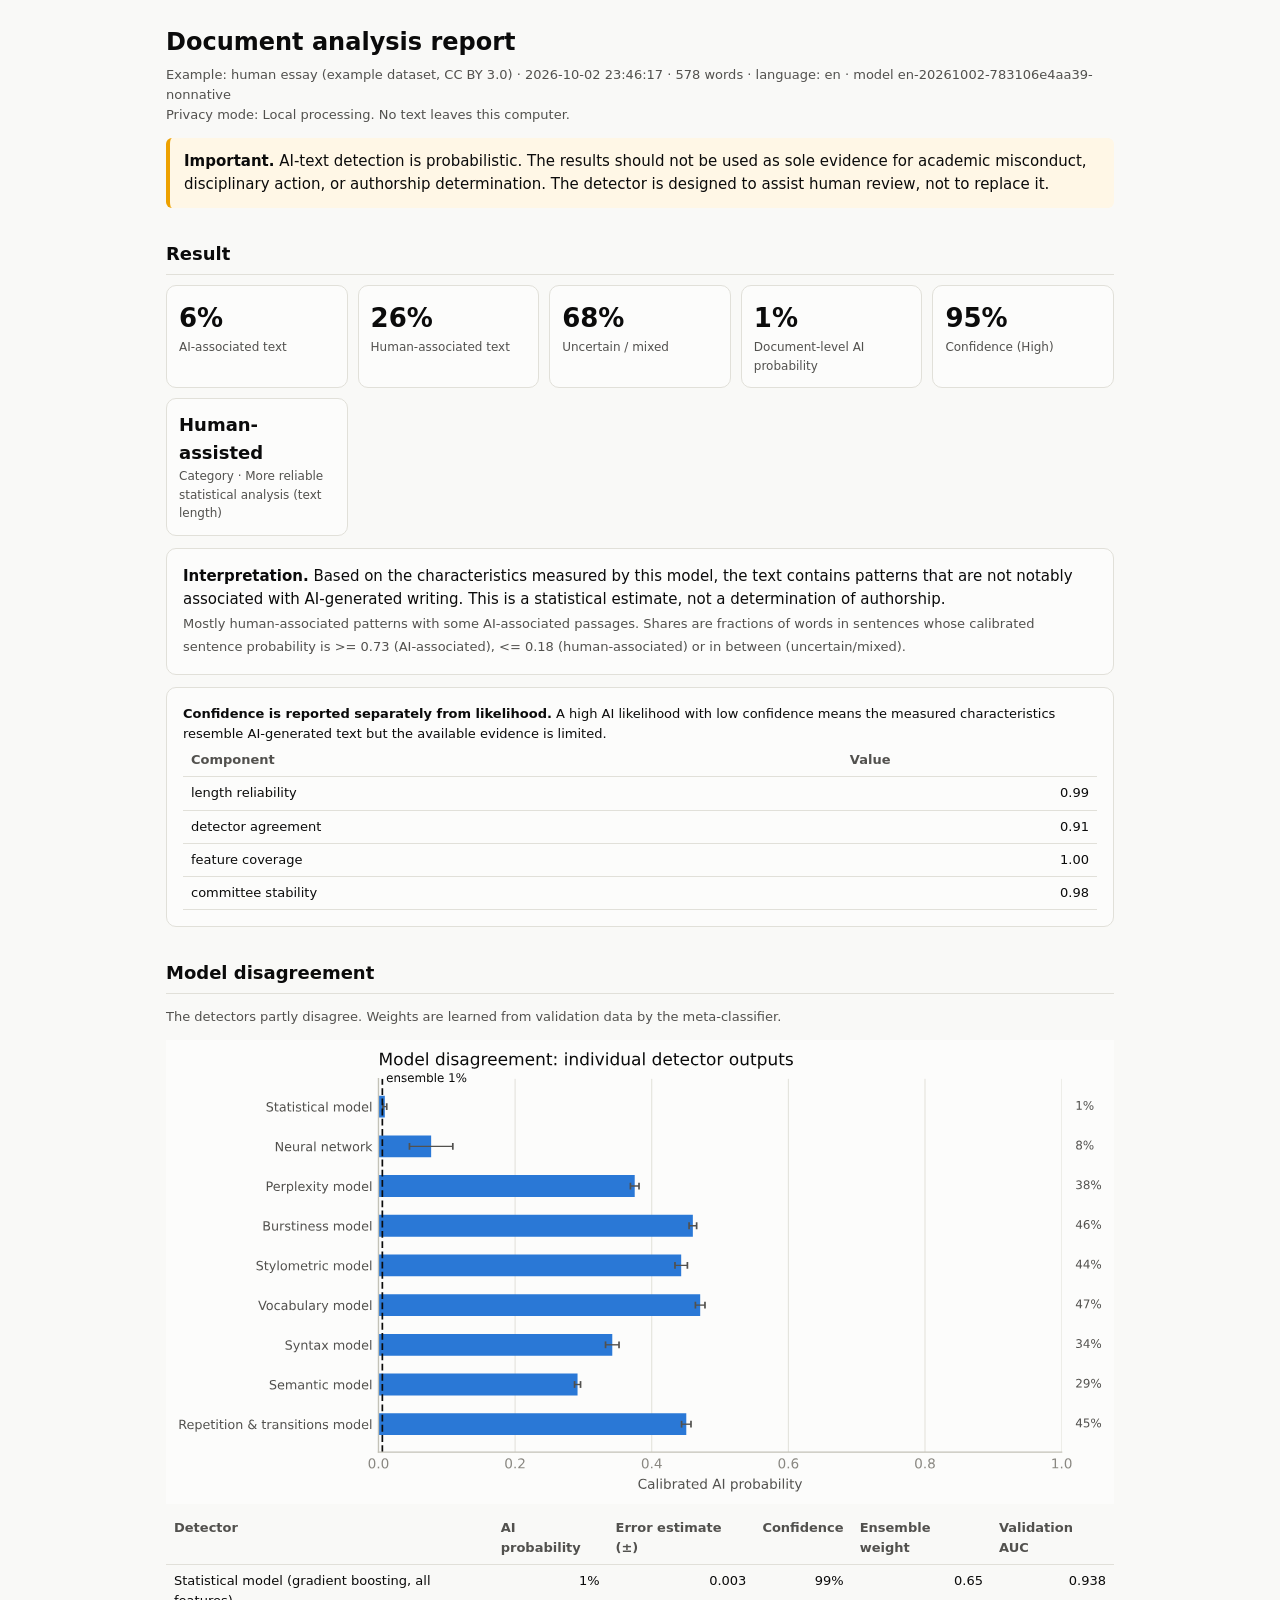
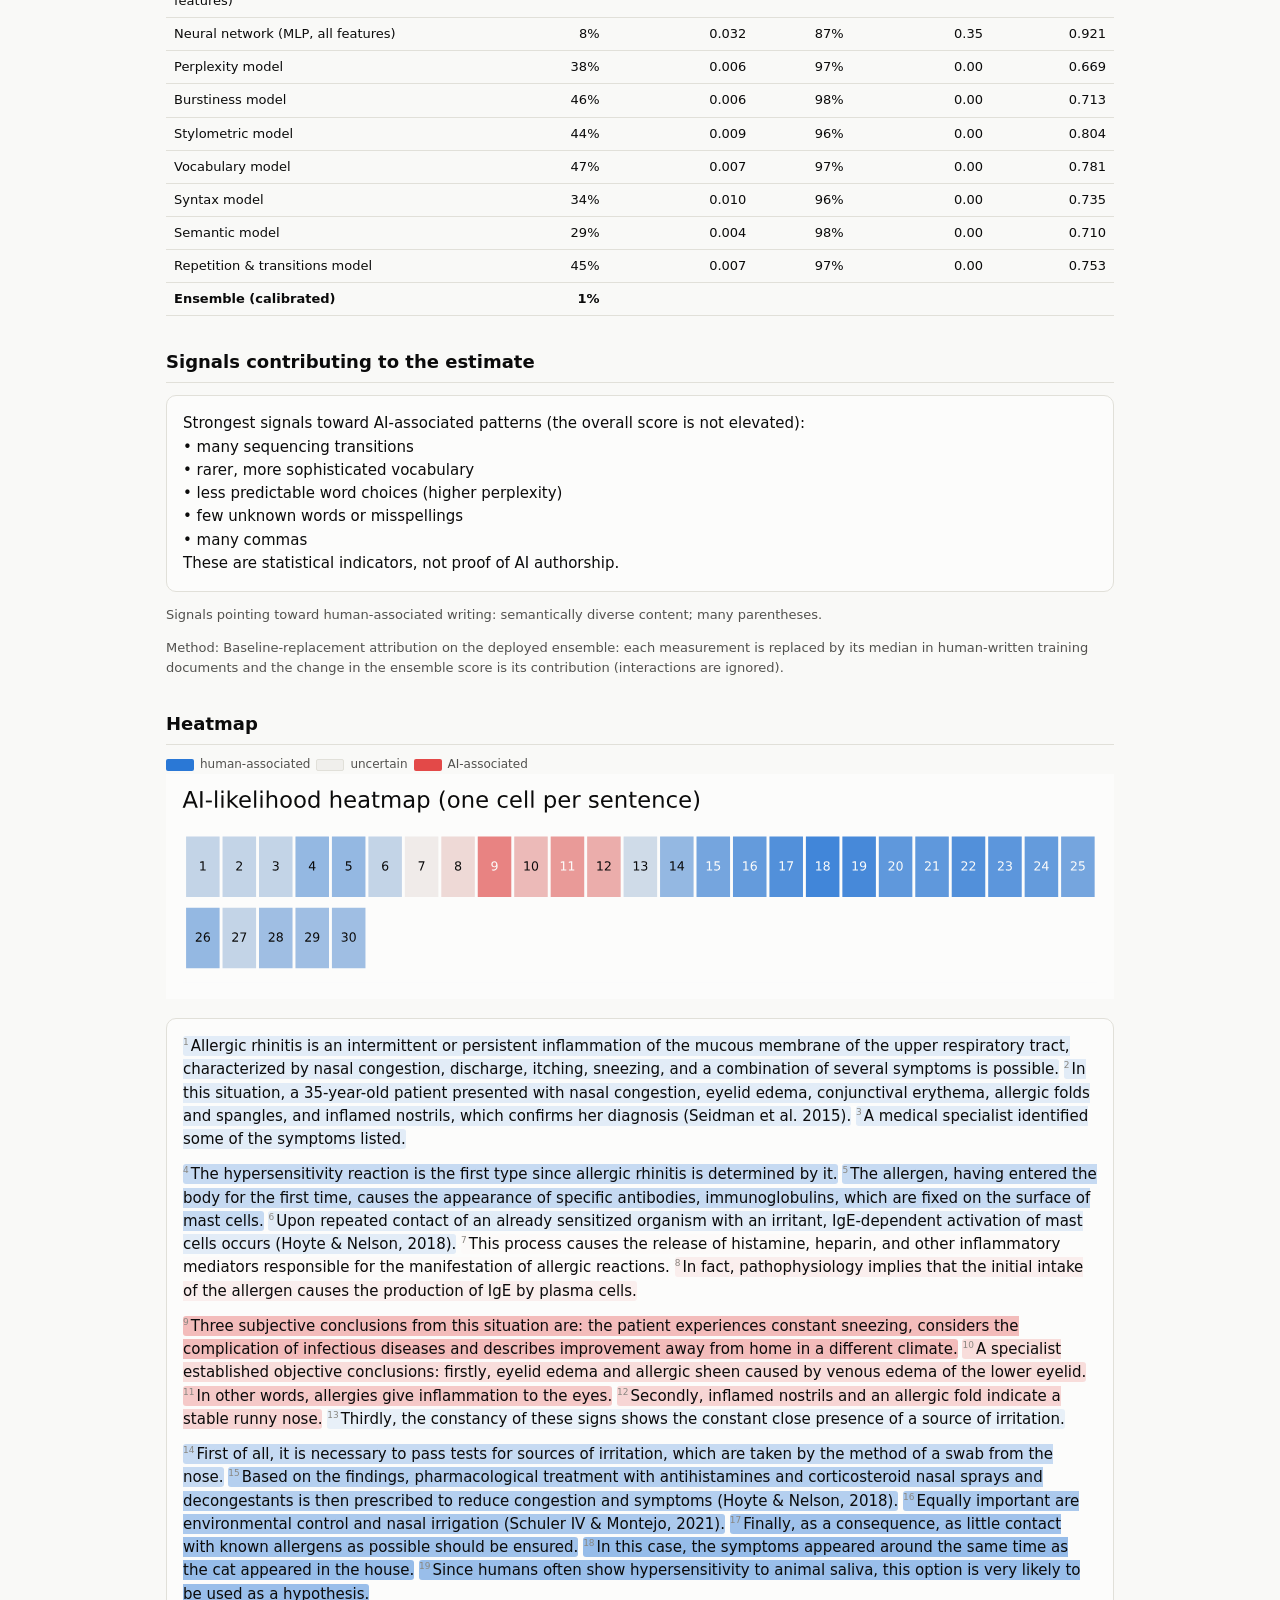
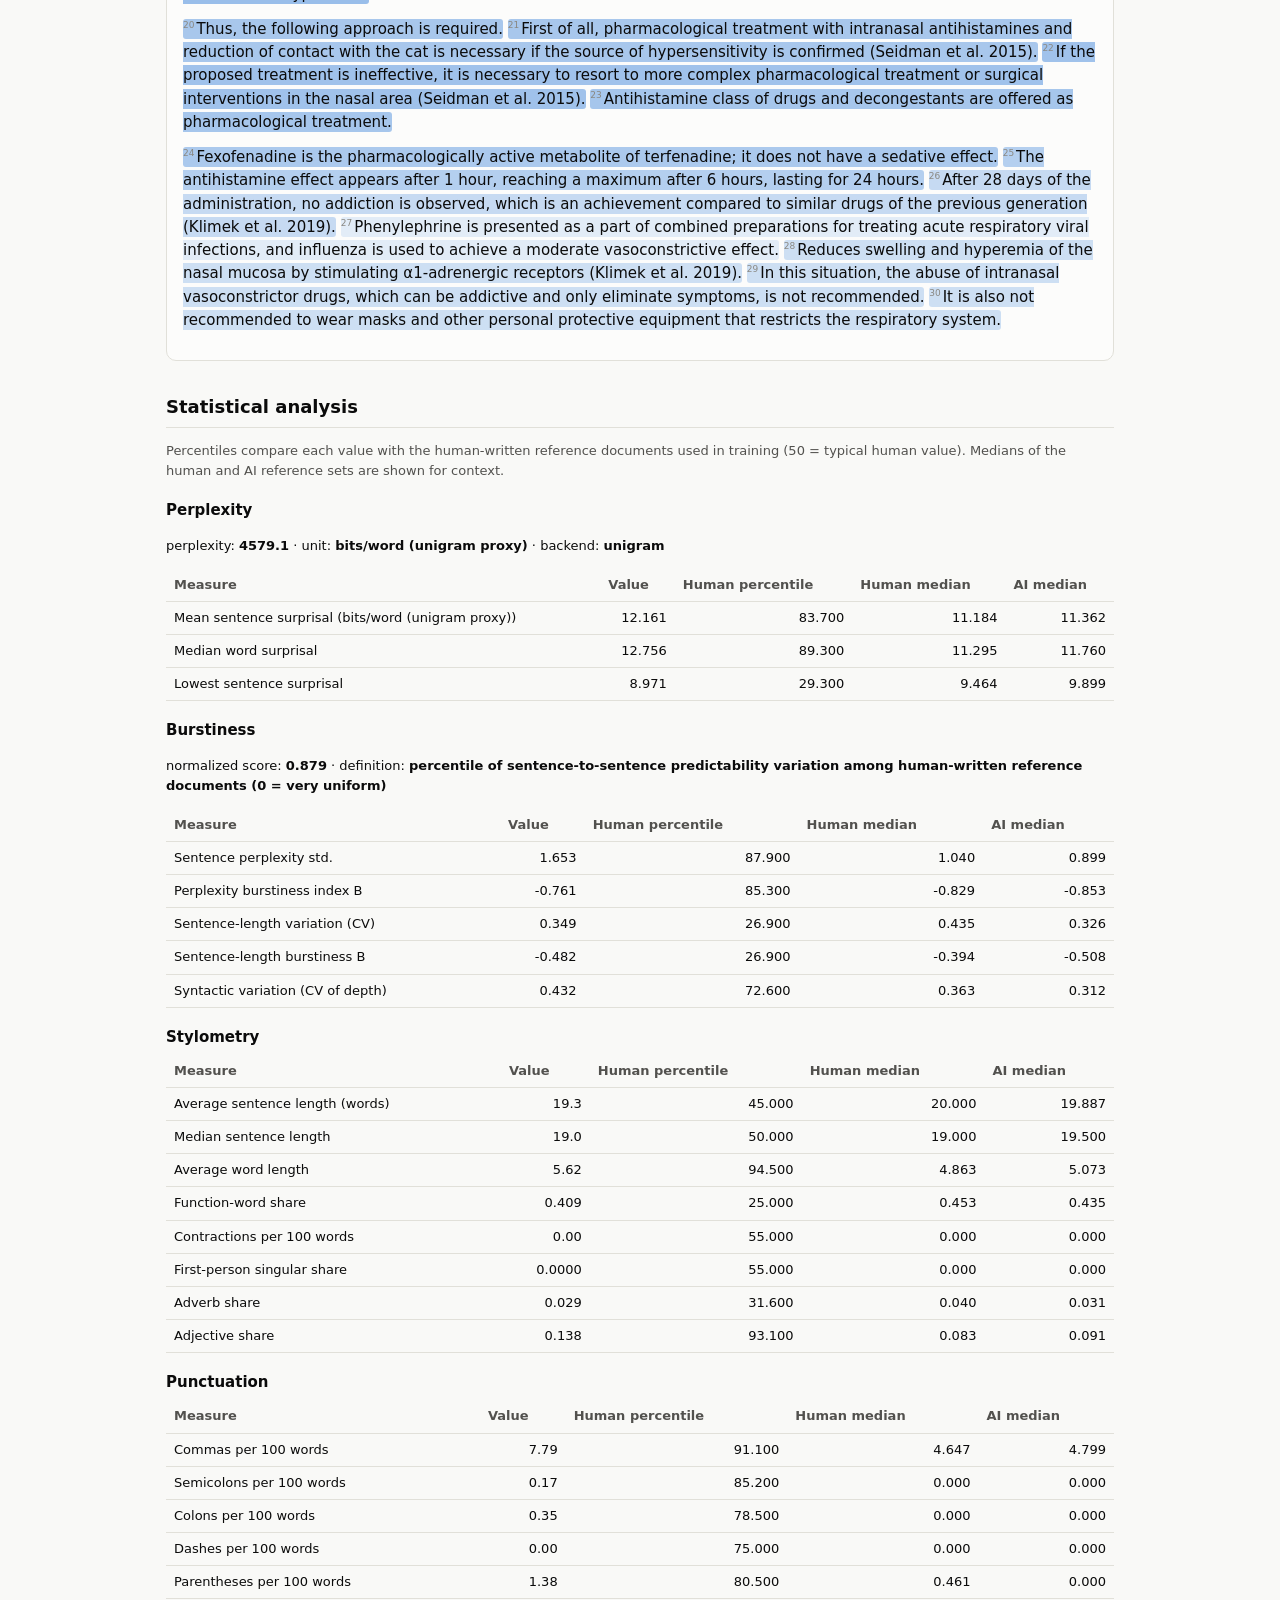
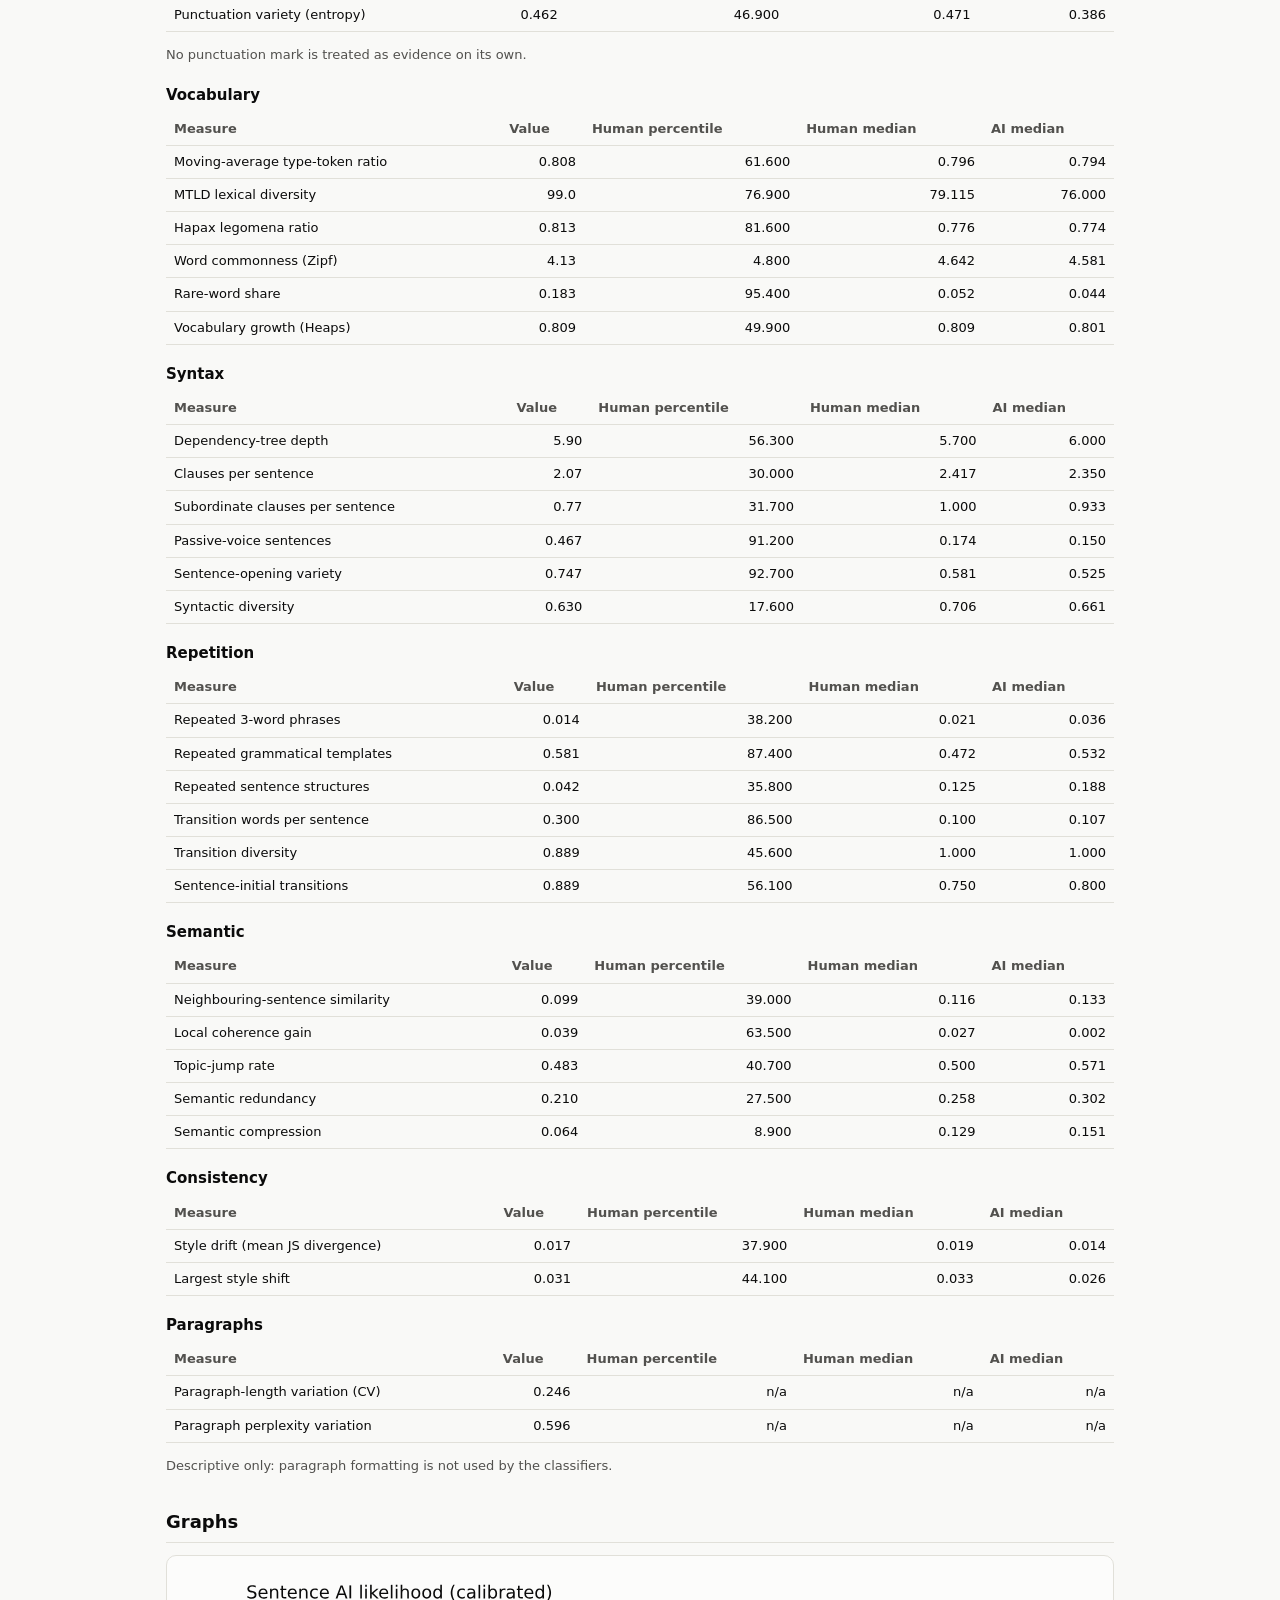
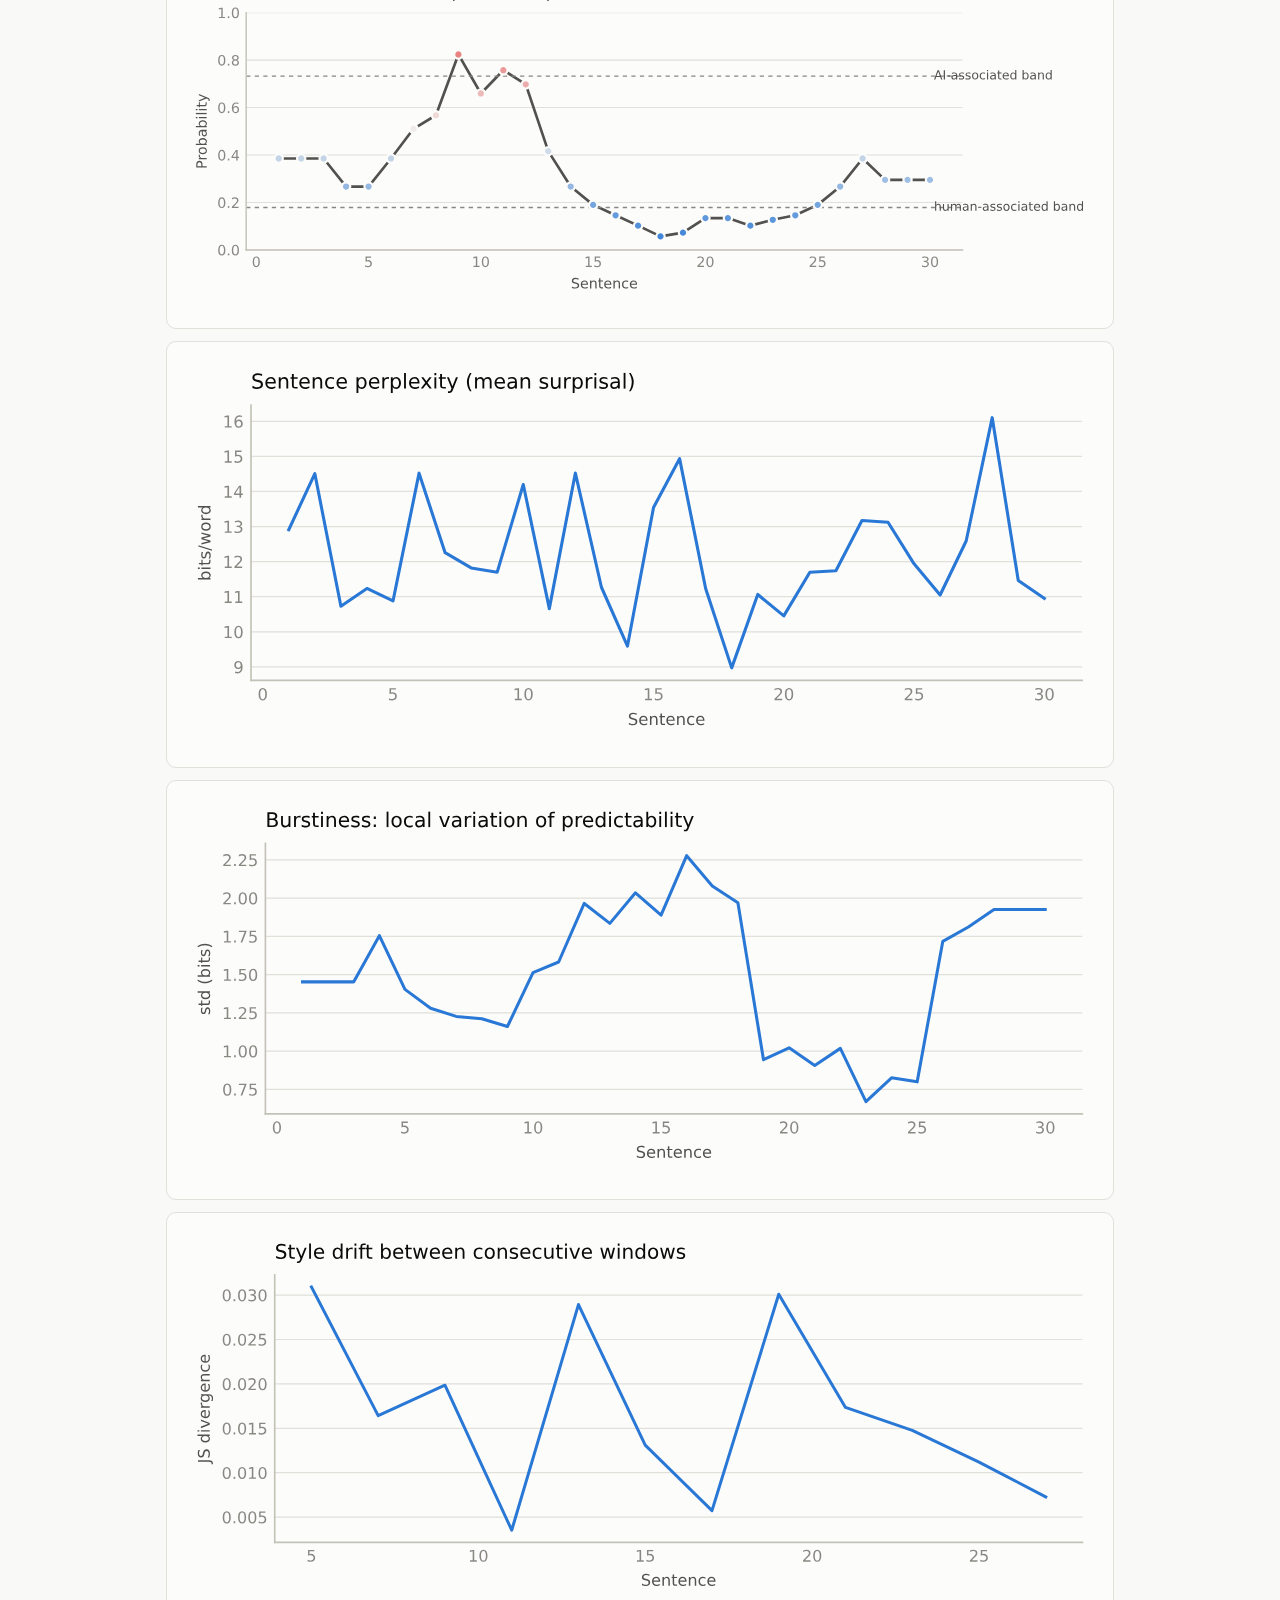
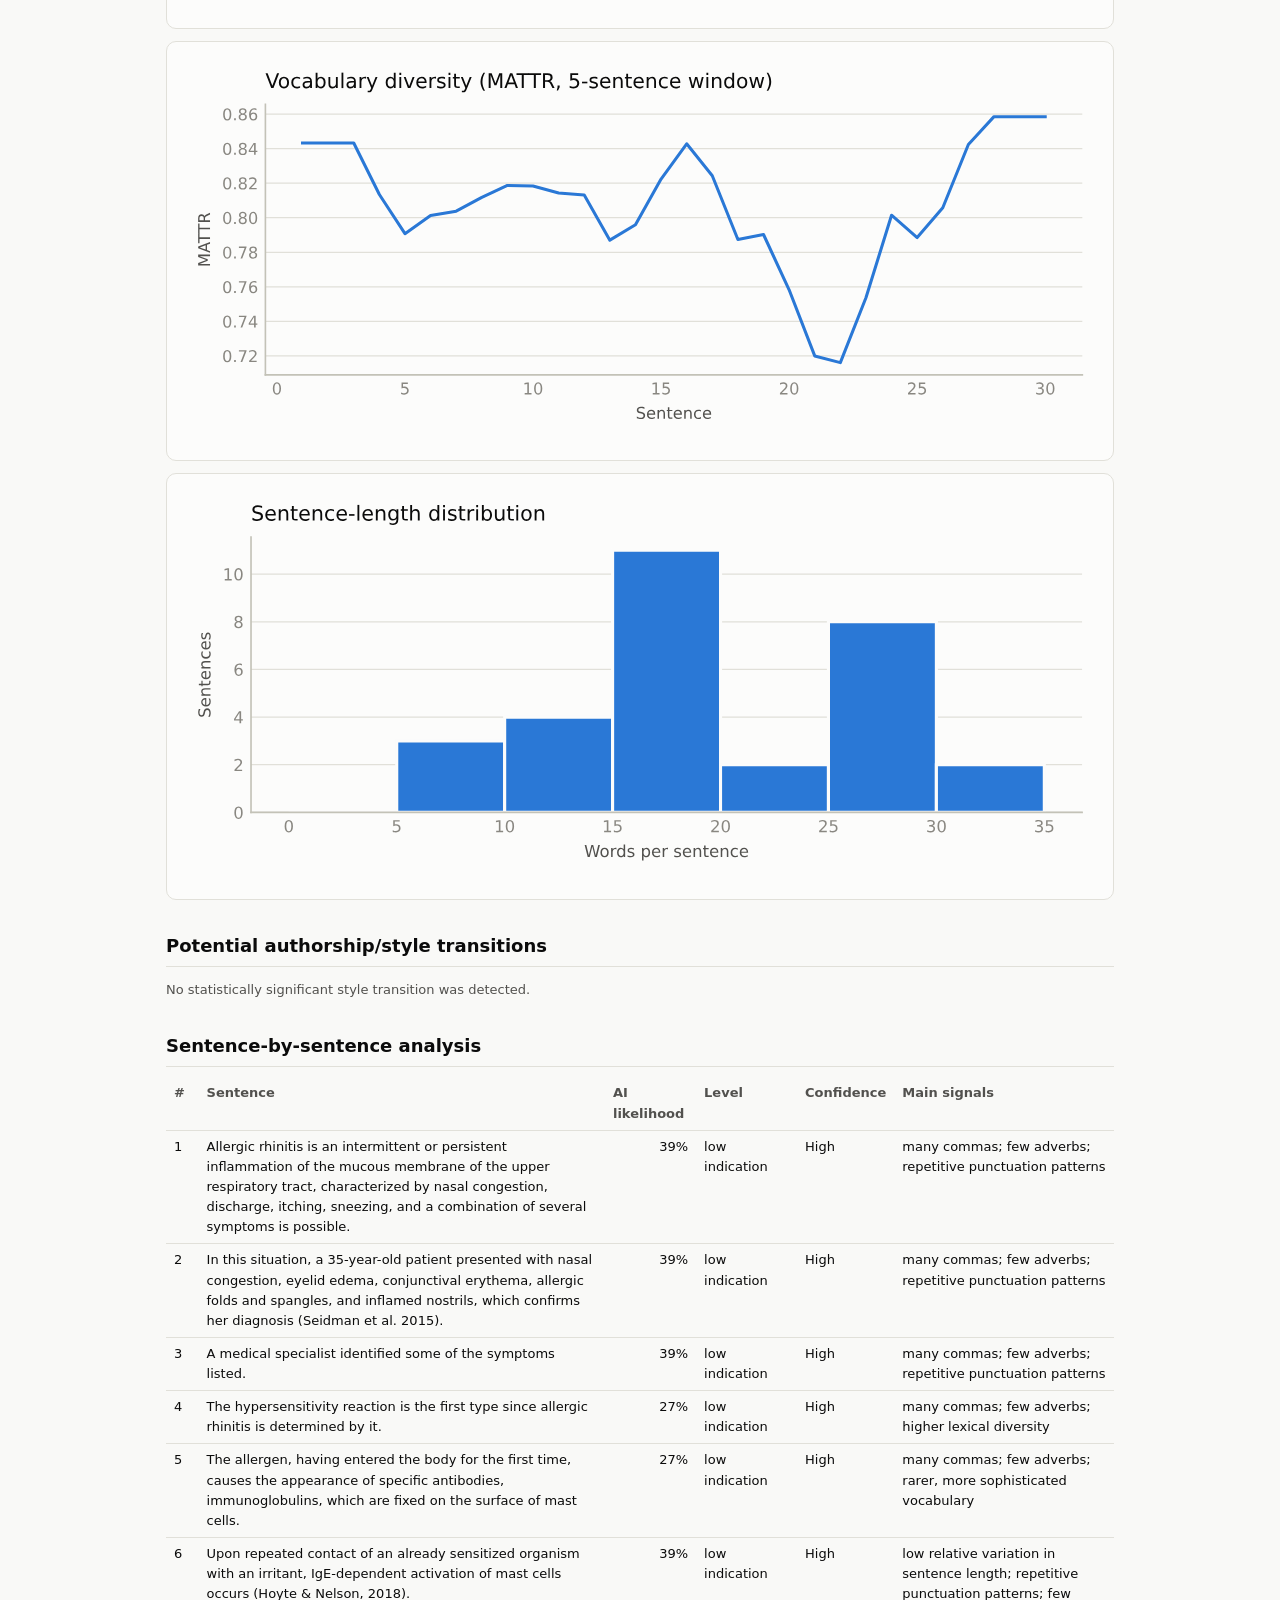
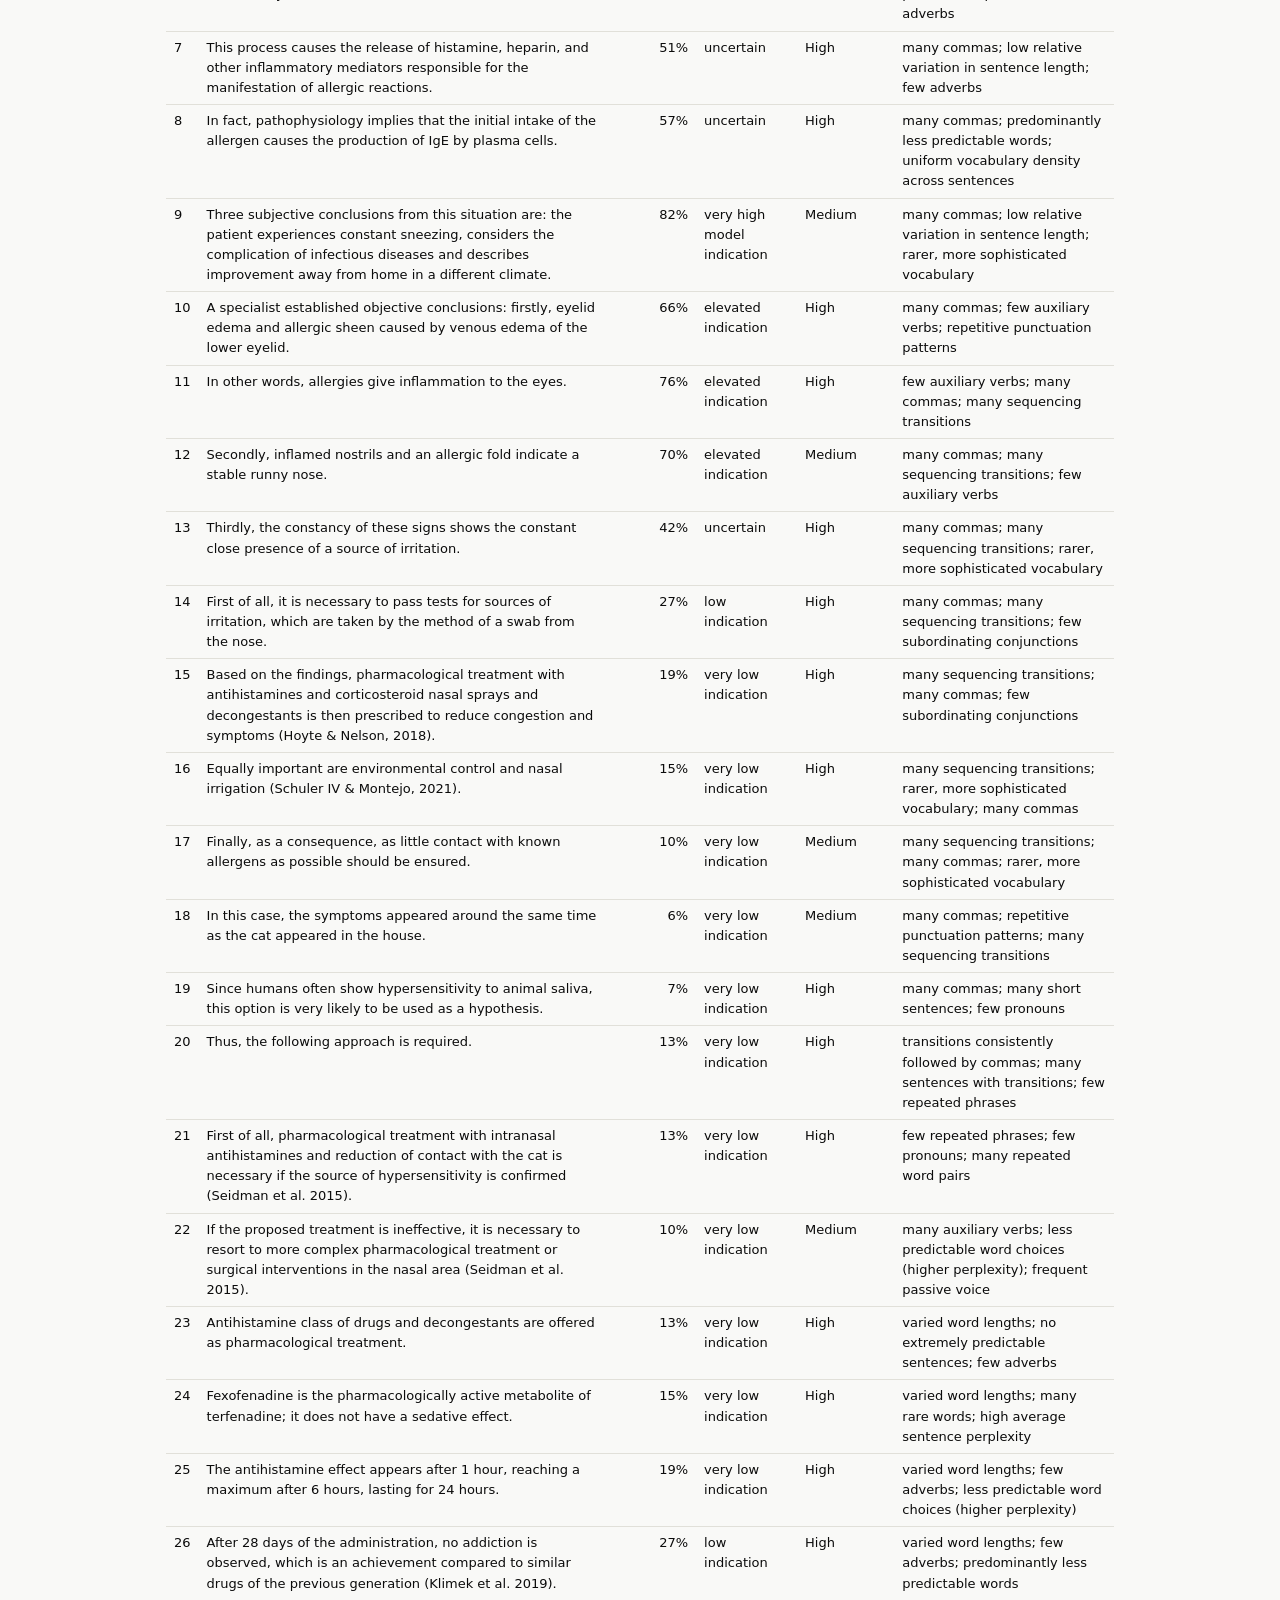
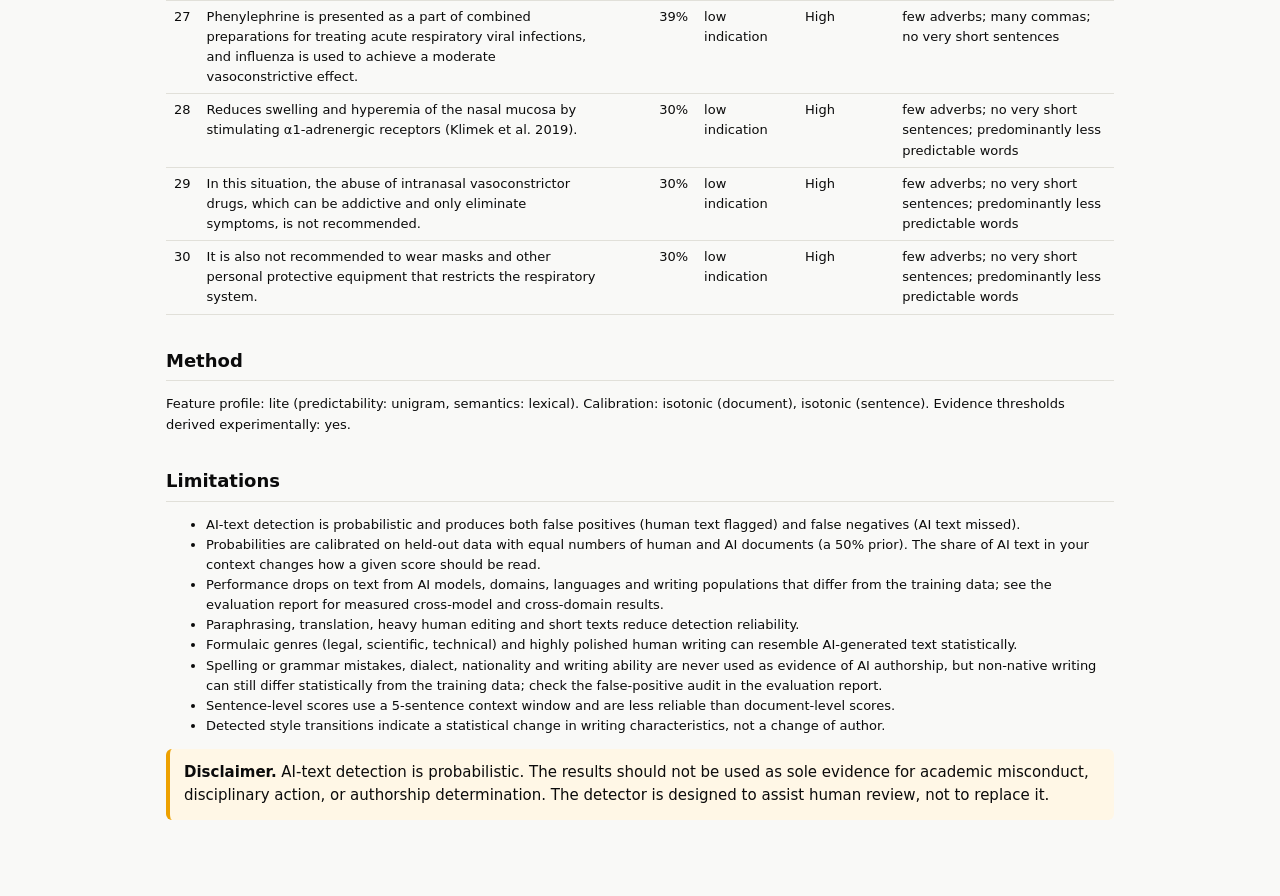
<file: reports/examples/human_essay.html>
<!doctype html>
<html lang="en">
<head>
<meta charset="utf-8">
<meta name="viewport" content="width=device-width, initial-scale=1">
<title>Document Analysis Report</title>
<style>
:root{--bg:#f9f9f7;--surface:#fcfcfb;--ink:#0b0b0b;--ink2:#52514e;--muted:#898781;--line:#e1e0d9;--accent:#2a78d6;--warn-bg:#fff7e6;--warn-line:#eda100}
@media (prefers-color-scheme: dark){:root:not([data-theme="light"]){--bg:#0d0d0d;--surface:#1a1a19;--ink:#ffffff;--ink2:#c3c2b7;--muted:#898781;--line:#2c2c2a;--accent:#3987e5;--warn-bg:#2a2414;--warn-line:#c98500}}
:root[data-theme="dark"]{--bg:#0d0d0d;--surface:#1a1a19;--ink:#ffffff;--ink2:#c3c2b7;--muted:#898781;--line:#2c2c2a;--accent:#3987e5;--warn-bg:#2a2414;--warn-line:#c98500}
*{box-sizing:border-box}
body{margin:0;background:var(--bg);color:var(--ink);font:15px/1.55 system-ui,-apple-system,"Segoe UI",sans-serif}
main{max-width:980px;margin:0 auto;padding:24px 16px 64px}
h1{font-size:24px;margin:0 0 4px}h2{font-size:18px;margin:32px 0 10px;border-bottom:1px solid var(--line);padding-bottom:6px}h3{font-size:15px;margin:18px 0 6px}
.muted{color:var(--ink2)}.small{font-size:13px}
.card{background:var(--surface);border:1px solid var(--line);border-radius:10px;padding:16px;margin:12px 0}
.notice{background:var(--warn-bg);border-left:4px solid var(--warn-line);padding:12px 14px;border-radius:6px;margin:12px 0}
.grid{display:grid;grid-template-columns:repeat(auto-fit,minmax(150px,1fr));gap:10px}
.tile{background:var(--surface);border:1px solid var(--line);border-radius:10px;padding:12px}
.tile .v{font-size:26px;font-weight:600}.tile .l{font-size:12px;color:var(--ink2)}
table{border-collapse:collapse;width:100%;font-size:13px}th,td{text-align:left;padding:6px 8px;border-bottom:1px solid var(--line);vertical-align:top}
th{color:var(--ink2);font-weight:600}td.num{text-align:right;font-variant-numeric:tabular-nums}
.chart svg{width:100%;height:auto}
.doc p{margin:0 0 12px}.s{border-radius:3px;padding:1px 0}
.s sup{font-size:9px;color:var(--muted);margin-right:2px}
.legend{display:flex;gap:6px;align-items:center;font-size:12px;color:var(--ink2);flex-wrap:wrap}
.legend span.sw{display:inline-block;width:28px;height:12px;border-radius:2px}
@media print{body{background:#fff}.card,.tile{break-inside:avoid}}
</style>
</head>
<body>
<main>
<h1>Document analysis report</h1>
<div class="muted small">Example: human essay (example dataset, CC BY 3.0) · 2026-10-02 23:46:17 · 578 words · language: en · model en-20261002-783106e4aa39-nonnative</div>
<div class="muted small">Privacy mode: Local processing. No text leaves this computer.</div>
<div class="notice"><strong>Important.</strong> AI-text detection is probabilistic. The results should not be used as sole evidence for academic misconduct, disciplinary action, or authorship determination. The detector is designed to assist human review, not to replace it.</div>


<h2>Result</h2>
<div class="grid">
  <div class="tile"><div class="v">6%</div><div class="l">AI-associated text</div></div>
  <div class="tile"><div class="v">26%</div><div class="l">Human-associated text</div></div>
  <div class="tile"><div class="v">68%</div><div class="l">Uncertain / mixed</div></div>
  <div class="tile"><div class="v">1%</div><div class="l">Document-level AI probability</div></div>
  <div class="tile"><div class="v">95%</div><div class="l">Confidence (High)</div></div>
  <div class="tile"><div class="v" style="font-size:18px">Human-assisted</div><div class="l">Category · More reliable statistical analysis (text length)</div></div>
</div>
<div class="card"><strong>Interpretation.</strong> Based on the characteristics measured by this model, the text contains patterns that are not notably associated with AI-generated writing. This is a statistical estimate, not a determination of authorship.<br><span class="small muted">Mostly human-associated patterns with some AI-associated passages. Shares are fractions of words in sentences whose calibrated sentence probability is &gt;= 0.73 (AI-associated), &lt;= 0.18 (human-associated) or in between (uncertain/mixed).</span></div>
<div class="card small">
  <strong>Confidence is reported separately from likelihood.</strong> A high AI likelihood with low confidence means the measured characteristics resemble AI-generated text but the available evidence is limited.
  <table><tr><th>Component</th><th class="num">Value</th></tr>
  <tr><td>length reliability</td><td class="num">0.99</td></tr><tr><td>detector agreement</td><td class="num">0.91</td></tr><tr><td>feature coverage</td><td class="num">1.00</td></tr><tr><td>committee stability</td><td class="num">0.98</td></tr>
  </table>
</div>

<h2>Model disagreement</h2>
<p class="small muted">The detectors partly disagree. Weights are learned from validation data by the meta-classifier.</p>
<div class="chart"><?xml version="1.0" encoding="utf-8" standalone="no"?>
<!DOCTYPE svg PUBLIC "-//W3C//DTD SVG 1.1//EN"
  "http://www.w3.org/Graphics/SVG/1.1/DTD/svg11.dtd">
<svg xmlns:xlink="http://www.w3.org/1999/xlink" width="557.499887pt" height="273.041462pt" viewBox="0 0 557.499887 273.041462" xmlns="http://www.w3.org/2000/svg" version="1.1">
 <metadata>
  <rdf:RDF xmlns:dc="http://purl.org/dc/elements/1.1/" xmlns:cc="http://creativecommons.org/ns#" xmlns:rdf="http://www.w3.org/1999/02/22-rdf-syntax-ns#">
   <cc:Work>
    <dc:type rdf:resource="http://purl.org/dc/dcmitype/StillImage"/>
    <dc:date>2026-10-02T23:46:22.973806</dc:date>
    <dc:format>image/svg+xml</dc:format>
    <dc:creator>
     <cc:Agent>
      <dc:title>Matplotlib v3.11.2, https://matplotlib.org/</dc:title>
     </cc:Agent>
    </dc:creator>
   </cc:Work>
  </rdf:RDF>
 </metadata>
 <defs>
  <style type="text/css">*{stroke-linejoin: round; stroke-linecap: butt}</style>
 </defs>
 <g id="figure_1">
  <g id="patch_1">
   <path d="M 0 273.041462 
L 557.499887 273.041462 
L 557.499887 0 
L 0 0 
z
" style="fill: #fcfcfb"/>
  </g>
  <g id="axes_1">
   <g id="patch_2">
    <path d="M 124.946094 242.340837 
L 526.706094 242.340837 
L 526.706094 22.798437 
L 124.946094 22.798437 
z
" style="fill: #fcfcfb"/>
   </g>
   <g id="matplotlib.axis_1">
    <g id="xtick_1">
     <g id="line2d_1">
      <path d="M 124.946094 242.340837 
L 124.946094 22.798437 
" clip-path="url(#pfc357330ee)" style="fill: none; stroke: #e1e0d9; stroke-width: 0.6; stroke-linecap: square"/>
     </g>
     <g id="line2d_2"/>
     <g id="text_1">
      <!-- 0.0 -->
      <g style="fill: #898781" transform="translate(118.584844 251.918962) scale(0.08 -0.08)">
       <defs>
        <path id="DejaVuSans-13" d="M 2034 4250 
Q 1547 4250 1301 3770 
Q 1056 3291 1056 2328 
Q 1056 1369 1301 889 
Q 1547 409 2034 409 
Q 2525 409 2770 889 
Q 3016 1369 3016 2328 
Q 3016 3291 2770 3770 
Q 2525 4250 2034 4250 
z
M 2034 4750 
Q 2819 4750 3233 4129 
Q 3647 3509 3647 2328 
Q 3647 1150 3233 529 
Q 2819 -91 2034 -91 
Q 1250 -91 836 529 
Q 422 1150 422 2328 
Q 422 3509 836 4129 
Q 1250 4750 2034 4750 
z
" transform="scale(0.015625)"/>
        <path id="DejaVuSans-11" d="M 684 794 
L 1344 794 
L 1344 0 
L 684 0 
L 684 794 
z
" transform="scale(0.015625)"/>
       </defs>
       <use xlink:href="#DejaVuSans-13"/>
       <use xlink:href="#DejaVuSans-11" transform="translate(63.625 0)"/>
       <use xlink:href="#DejaVuSans-13" transform="translate(95.40625 0)"/>
      </g>
     </g>
    </g>
    <g id="xtick_2">
     <g id="line2d_3">
      <path d="M 205.298094 242.340837 
L 205.298094 22.798437 
" clip-path="url(#pfc357330ee)" style="fill: none; stroke: #e1e0d9; stroke-width: 0.6; stroke-linecap: square"/>
     </g>
     <g id="line2d_4"/>
     <g id="text_2">
      <!-- 0.2 -->
      <g style="fill: #898781" transform="translate(198.936844 251.918962) scale(0.08 -0.08)">
       <defs>
        <path id="DejaVuSans-15" d="M 1228 531 
L 3431 531 
L 3431 0 
L 469 0 
L 469 531 
Q 828 903 1448 1529 
Q 2069 2156 2228 2338 
Q 2531 2678 2651 2914 
Q 2772 3150 2772 3378 
Q 2772 3750 2511 3984 
Q 2250 4219 1831 4219 
Q 1534 4219 1204 4116 
Q 875 4013 500 3803 
L 500 4441 
Q 881 4594 1212 4672 
Q 1544 4750 1819 4750 
Q 2544 4750 2975 4387 
Q 3406 4025 3406 3419 
Q 3406 3131 3298 2873 
Q 3191 2616 2906 2266 
Q 2828 2175 2409 1742 
Q 1991 1309 1228 531 
z
" transform="scale(0.015625)"/>
       </defs>
       <use xlink:href="#DejaVuSans-13"/>
       <use xlink:href="#DejaVuSans-11" transform="translate(63.625 0)"/>
       <use xlink:href="#DejaVuSans-15" transform="translate(95.40625 0)"/>
      </g>
     </g>
    </g>
    <g id="xtick_3">
     <g id="line2d_5">
      <path d="M 285.650094 242.340837 
L 285.650094 22.798437 
" clip-path="url(#pfc357330ee)" style="fill: none; stroke: #e1e0d9; stroke-width: 0.6; stroke-linecap: square"/>
     </g>
     <g id="line2d_6"/>
     <g id="text_3">
      <!-- 0.4 -->
      <g style="fill: #898781" transform="translate(279.288844 251.918962) scale(0.08 -0.08)">
       <defs>
        <path id="DejaVuSans-17" d="M 2419 4116 
L 825 1625 
L 2419 1625 
L 2419 4116 
z
M 2253 4666 
L 3047 4666 
L 3047 1625 
L 3713 1625 
L 3713 1100 
L 3047 1100 
L 3047 0 
L 2419 0 
L 2419 1100 
L 313 1100 
L 313 1709 
L 2253 4666 
z
" transform="scale(0.015625)"/>
       </defs>
       <use xlink:href="#DejaVuSans-13"/>
       <use xlink:href="#DejaVuSans-11" transform="translate(63.625 0)"/>
       <use xlink:href="#DejaVuSans-17" transform="translate(95.40625 0)"/>
      </g>
     </g>
    </g>
    <g id="xtick_4">
     <g id="line2d_7">
      <path d="M 366.002094 242.340837 
L 366.002094 22.798437 
" clip-path="url(#pfc357330ee)" style="fill: none; stroke: #e1e0d9; stroke-width: 0.6; stroke-linecap: square"/>
     </g>
     <g id="line2d_8"/>
     <g id="text_4">
      <!-- 0.6 -->
      <g style="fill: #898781" transform="translate(359.640844 251.918962) scale(0.08 -0.08)">
       <defs>
        <path id="DejaVuSans-19" d="M 2113 2584 
Q 1688 2584 1439 2293 
Q 1191 2003 1191 1497 
Q 1191 994 1439 701 
Q 1688 409 2113 409 
Q 2538 409 2786 701 
Q 3034 994 3034 1497 
Q 3034 2003 2786 2293 
Q 2538 2584 2113 2584 
z
M 3366 4563 
L 3366 3988 
Q 3128 4100 2886 4159 
Q 2644 4219 2406 4219 
Q 1781 4219 1451 3797 
Q 1122 3375 1075 2522 
Q 1259 2794 1537 2939 
Q 1816 3084 2150 3084 
Q 2853 3084 3261 2657 
Q 3669 2231 3669 1497 
Q 3669 778 3244 343 
Q 2819 -91 2113 -91 
Q 1303 -91 875 529 
Q 447 1150 447 2328 
Q 447 3434 972 4092 
Q 1497 4750 2381 4750 
Q 2619 4750 2861 4703 
Q 3103 4656 3366 4563 
z
" transform="scale(0.015625)"/>
       </defs>
       <use xlink:href="#DejaVuSans-13"/>
       <use xlink:href="#DejaVuSans-11" transform="translate(63.625 0)"/>
       <use xlink:href="#DejaVuSans-19" transform="translate(95.40625 0)"/>
      </g>
     </g>
    </g>
    <g id="xtick_5">
     <g id="line2d_9">
      <path d="M 446.354094 242.340837 
L 446.354094 22.798437 
" clip-path="url(#pfc357330ee)" style="fill: none; stroke: #e1e0d9; stroke-width: 0.6; stroke-linecap: square"/>
     </g>
     <g id="line2d_10"/>
     <g id="text_5">
      <!-- 0.8 -->
      <g style="fill: #898781" transform="translate(439.992844 251.918962) scale(0.08 -0.08)">
       <defs>
        <path id="DejaVuSans-1b" d="M 2034 2216 
Q 1584 2216 1326 1975 
Q 1069 1734 1069 1313 
Q 1069 891 1326 650 
Q 1584 409 2034 409 
Q 2484 409 2743 651 
Q 3003 894 3003 1313 
Q 3003 1734 2745 1975 
Q 2488 2216 2034 2216 
z
M 1403 2484 
Q 997 2584 770 2862 
Q 544 3141 544 3541 
Q 544 4100 942 4425 
Q 1341 4750 2034 4750 
Q 2731 4750 3128 4425 
Q 3525 4100 3525 3541 
Q 3525 3141 3298 2862 
Q 3072 2584 2669 2484 
Q 3125 2378 3379 2068 
Q 3634 1759 3634 1313 
Q 3634 634 3220 271 
Q 2806 -91 2034 -91 
Q 1263 -91 848 271 
Q 434 634 434 1313 
Q 434 1759 690 2068 
Q 947 2378 1403 2484 
z
M 1172 3481 
Q 1172 3119 1398 2916 
Q 1625 2713 2034 2713 
Q 2441 2713 2670 2916 
Q 2900 3119 2900 3481 
Q 2900 3844 2670 4047 
Q 2441 4250 2034 4250 
Q 1625 4250 1398 4047 
Q 1172 3844 1172 3481 
z
" transform="scale(0.015625)"/>
       </defs>
       <use xlink:href="#DejaVuSans-13"/>
       <use xlink:href="#DejaVuSans-11" transform="translate(63.625 0)"/>
       <use xlink:href="#DejaVuSans-1b" transform="translate(95.40625 0)"/>
      </g>
     </g>
    </g>
    <g id="xtick_6">
     <g id="line2d_11">
      <path d="M 526.706094 242.340837 
L 526.706094 22.798437 
" clip-path="url(#pfc357330ee)" style="fill: none; stroke: #e1e0d9; stroke-width: 0.6; stroke-linecap: square"/>
     </g>
     <g id="line2d_12"/>
     <g id="text_6">
      <!-- 1.0 -->
      <g style="fill: #898781" transform="translate(520.344844 251.918962) scale(0.08 -0.08)">
       <defs>
        <path id="DejaVuSans-14" d="M 794 531 
L 1825 531 
L 1825 4091 
L 703 3866 
L 703 4441 
L 1819 4666 
L 2450 4666 
L 2450 531 
L 3481 531 
L 3481 0 
L 794 0 
L 794 531 
z
" transform="scale(0.015625)"/>
       </defs>
       <use xlink:href="#DejaVuSans-14"/>
       <use xlink:href="#DejaVuSans-11" transform="translate(63.625 0)"/>
       <use xlink:href="#DejaVuSans-13" transform="translate(95.40625 0)"/>
      </g>
     </g>
    </g>
    <g id="text_7">
     <!-- Calibrated AI probability -->
     <g style="fill: #52514e" transform="translate(277.354219 263.919587) scale(0.08 -0.08)">
      <defs>
       <path id="DejaVuSans-26" d="M 4122 4306 
L 4122 3641 
Q 3803 3938 3442 4084 
Q 3081 4231 2675 4231 
Q 1875 4231 1450 3742 
Q 1025 3253 1025 2328 
Q 1025 1406 1450 917 
Q 1875 428 2675 428 
Q 3081 428 3442 575 
Q 3803 722 4122 1019 
L 4122 359 
Q 3791 134 3420 21 
Q 3050 -91 2638 -91 
Q 1578 -91 968 557 
Q 359 1206 359 2328 
Q 359 3453 968 4101 
Q 1578 4750 2638 4750 
Q 3056 4750 3426 4639 
Q 3797 4528 4122 4306 
z
" transform="scale(0.015625)"/>
       <path id="DejaVuSans-44" d="M 2194 1759 
Q 1497 1759 1228 1600 
Q 959 1441 959 1056 
Q 959 750 1161 570 
Q 1363 391 1709 391 
Q 2188 391 2477 730 
Q 2766 1069 2766 1631 
L 2766 1759 
L 2194 1759 
z
M 3341 1997 
L 3341 0 
L 2766 0 
L 2766 531 
Q 2569 213 2275 61 
Q 1981 -91 1556 -91 
Q 1019 -91 701 211 
Q 384 513 384 1019 
Q 384 1609 779 1909 
Q 1175 2209 1959 2209 
L 2766 2209 
L 2766 2266 
Q 2766 2663 2505 2880 
Q 2244 3097 1772 3097 
Q 1472 3097 1187 3025 
Q 903 2953 641 2809 
L 641 3341 
Q 956 3463 1253 3523 
Q 1550 3584 1831 3584 
Q 2591 3584 2966 3190 
Q 3341 2797 3341 1997 
z
" transform="scale(0.015625)"/>
       <path id="DejaVuSans-4f" d="M 603 4863 
L 1178 4863 
L 1178 0 
L 603 0 
L 603 4863 
z
" transform="scale(0.015625)"/>
       <path id="DejaVuSans-4c" d="M 603 3500 
L 1178 3500 
L 1178 0 
L 603 0 
L 603 3500 
z
M 603 4863 
L 1178 4863 
L 1178 4134 
L 603 4134 
L 603 4863 
z
" transform="scale(0.015625)"/>
       <path id="DejaVuSans-45" d="M 3116 1747 
Q 3116 2381 2855 2742 
Q 2594 3103 2138 3103 
Q 1681 3103 1420 2742 
Q 1159 2381 1159 1747 
Q 1159 1113 1420 752 
Q 1681 391 2138 391 
Q 2594 391 2855 752 
Q 3116 1113 3116 1747 
z
M 1159 2969 
Q 1341 3281 1617 3432 
Q 1894 3584 2278 3584 
Q 2916 3584 3314 3078 
Q 3713 2572 3713 1747 
Q 3713 922 3314 415 
Q 2916 -91 2278 -91 
Q 1894 -91 1617 61 
Q 1341 213 1159 525 
L 1159 0 
L 581 0 
L 581 4863 
L 1159 4863 
L 1159 2969 
z
" transform="scale(0.015625)"/>
       <path id="DejaVuSans-55" d="M 2631 2963 
Q 2534 3019 2420 3045 
Q 2306 3072 2169 3072 
Q 1681 3072 1420 2755 
Q 1159 2438 1159 1844 
L 1159 0 
L 581 0 
L 581 3500 
L 1159 3500 
L 1159 2956 
Q 1341 3275 1631 3429 
Q 1922 3584 2338 3584 
Q 2397 3584 2469 3576 
Q 2541 3569 2628 3553 
L 2631 2963 
z
" transform="scale(0.015625)"/>
       <path id="DejaVuSans-57" d="M 1172 4494 
L 1172 3500 
L 2356 3500 
L 2356 3053 
L 1172 3053 
L 1172 1153 
Q 1172 725 1289 603 
Q 1406 481 1766 481 
L 2356 481 
L 2356 0 
L 1766 0 
Q 1100 0 847 248 
Q 594 497 594 1153 
L 594 3053 
L 172 3053 
L 172 3500 
L 594 3500 
L 594 4494 
L 1172 4494 
z
" transform="scale(0.015625)"/>
       <path id="DejaVuSans-48" d="M 3597 1894 
L 3597 1613 
L 953 1613 
Q 991 1019 1311 708 
Q 1631 397 2203 397 
Q 2534 397 2845 478 
Q 3156 559 3463 722 
L 3463 178 
Q 3153 47 2828 -22 
Q 2503 -91 2169 -91 
Q 1331 -91 842 396 
Q 353 884 353 1716 
Q 353 2575 817 3079 
Q 1281 3584 2069 3584 
Q 2775 3584 3186 3129 
Q 3597 2675 3597 1894 
z
M 3022 2063 
Q 3016 2534 2758 2815 
Q 2500 3097 2075 3097 
Q 1594 3097 1305 2825 
Q 1016 2553 972 2059 
L 3022 2063 
z
" transform="scale(0.015625)"/>
       <path id="DejaVuSans-47" d="M 2906 2969 
L 2906 4863 
L 3481 4863 
L 3481 0 
L 2906 0 
L 2906 525 
Q 2725 213 2448 61 
Q 2172 -91 1784 -91 
Q 1150 -91 751 415 
Q 353 922 353 1747 
Q 353 2572 751 3078 
Q 1150 3584 1784 3584 
Q 2172 3584 2448 3432 
Q 2725 3281 2906 2969 
z
M 947 1747 
Q 947 1113 1208 752 
Q 1469 391 1925 391 
Q 2381 391 2643 752 
Q 2906 1113 2906 1747 
Q 2906 2381 2643 2742 
Q 2381 3103 1925 3103 
Q 1469 3103 1208 2742 
Q 947 2381 947 1747 
z
" transform="scale(0.015625)"/>
       <path id="DejaVuSans-3" transform="scale(0.015625)"/>
       <path id="DejaVuSans-24" d="M 2188 4044 
L 1331 1722 
L 3047 1722 
L 2188 4044 
z
M 1831 4666 
L 2547 4666 
L 4325 0 
L 3669 0 
L 3244 1197 
L 1141 1197 
L 716 0 
L 50 0 
L 1831 4666 
z
" transform="scale(0.015625)"/>
       <path id="DejaVuSans-2c" d="M 628 4666 
L 1259 4666 
L 1259 0 
L 628 0 
L 628 4666 
z
" transform="scale(0.015625)"/>
       <path id="DejaVuSans-53" d="M 1159 525 
L 1159 -1331 
L 581 -1331 
L 581 3500 
L 1159 3500 
L 1159 2969 
Q 1341 3281 1617 3432 
Q 1894 3584 2278 3584 
Q 2916 3584 3314 3078 
Q 3713 2572 3713 1747 
Q 3713 922 3314 415 
Q 2916 -91 2278 -91 
Q 1894 -91 1617 61 
Q 1341 213 1159 525 
z
M 3116 1747 
Q 3116 2381 2855 2742 
Q 2594 3103 2138 3103 
Q 1681 3103 1420 2742 
Q 1159 2381 1159 1747 
Q 1159 1113 1420 752 
Q 1681 391 2138 391 
Q 2594 391 2855 752 
Q 3116 1113 3116 1747 
z
" transform="scale(0.015625)"/>
       <path id="DejaVuSans-52" d="M 1959 3097 
Q 1497 3097 1228 2736 
Q 959 2375 959 1747 
Q 959 1119 1226 758 
Q 1494 397 1959 397 
Q 2419 397 2687 759 
Q 2956 1122 2956 1747 
Q 2956 2369 2687 2733 
Q 2419 3097 1959 3097 
z
M 1959 3584 
Q 2709 3584 3137 3096 
Q 3566 2609 3566 1747 
Q 3566 888 3137 398 
Q 2709 -91 1959 -91 
Q 1206 -91 779 398 
Q 353 888 353 1747 
Q 353 2609 779 3096 
Q 1206 3584 1959 3584 
z
" transform="scale(0.015625)"/>
       <path id="DejaVuSans-5c" d="M 2059 -325 
Q 1816 -950 1584 -1140 
Q 1353 -1331 966 -1331 
L 506 -1331 
L 506 -850 
L 844 -850 
Q 1081 -850 1212 -737 
Q 1344 -625 1503 -206 
L 1606 56 
L 191 3500 
L 800 3500 
L 1894 763 
L 2988 3500 
L 3597 3500 
L 2059 -325 
z
" transform="scale(0.015625)"/>
      </defs>
      <use xlink:href="#DejaVuSans-26"/>
      <use xlink:href="#DejaVuSans-44" transform="translate(69.828125 0)"/>
      <use xlink:href="#DejaVuSans-4f" transform="translate(131.109375 0)"/>
      <use xlink:href="#DejaVuSans-4c" transform="translate(158.890625 0)"/>
      <use xlink:href="#DejaVuSans-45" transform="translate(186.671875 0)"/>
      <use xlink:href="#DejaVuSans-55" transform="translate(250.15625 0)"/>
      <use xlink:href="#DejaVuSans-44" transform="translate(291.265625 0)"/>
      <use xlink:href="#DejaVuSans-57" transform="translate(352.546875 0)"/>
      <use xlink:href="#DejaVuSans-48" transform="translate(391.75 0)"/>
      <use xlink:href="#DejaVuSans-47" transform="translate(453.28125 0)"/>
      <use xlink:href="#DejaVuSans-3" transform="translate(516.765625 0)"/>
      <use xlink:href="#DejaVuSans-24" transform="translate(548.546875 0)"/>
      <use xlink:href="#DejaVuSans-2c" transform="translate(616.953125 0)"/>
      <use xlink:href="#DejaVuSans-3" transform="translate(646.453125 0)"/>
      <use xlink:href="#DejaVuSans-53" transform="translate(678.234375 0)"/>
      <use xlink:href="#DejaVuSans-55" transform="translate(741.71875 0)"/>
      <use xlink:href="#DejaVuSans-52" transform="translate(780.625 0)"/>
      <use xlink:href="#DejaVuSans-45" transform="translate(841.8125 0)"/>
      <use xlink:href="#DejaVuSans-44" transform="translate(905.296875 0)"/>
      <use xlink:href="#DejaVuSans-45" transform="translate(966.578125 0)"/>
      <use xlink:href="#DejaVuSans-4c" transform="translate(1030.0625 0)"/>
      <use xlink:href="#DejaVuSans-4f" transform="translate(1057.84375 0)"/>
      <use xlink:href="#DejaVuSans-4c" transform="translate(1085.625 0)"/>
      <use xlink:href="#DejaVuSans-57" transform="translate(1113.40625 0)"/>
      <use xlink:href="#DejaVuSans-5c" transform="translate(1152.609375 0)"/>
     </g>
    </g>
   </g>
   <g id="matplotlib.axis_2">
    <g id="ytick_1">
     <g id="line2d_13"/>
     <g id="text_8">
      <!-- Repetition &amp; transitions model -->
      <g style="fill: #52514e" transform="translate(7.2 228.791683) scale(0.075 -0.075)">
       <defs>
        <path id="DejaVuSans-35" d="M 2841 2188 
Q 3044 2119 3236 1894 
Q 3428 1669 3622 1275 
L 4263 0 
L 3584 0 
L 2988 1197 
Q 2756 1666 2539 1819 
Q 2322 1972 1947 1972 
L 1259 1972 
L 1259 0 
L 628 0 
L 628 4666 
L 2053 4666 
Q 2853 4666 3247 4331 
Q 3641 3997 3641 3322 
Q 3641 2881 3436 2590 
Q 3231 2300 2841 2188 
z
M 1259 4147 
L 1259 2491 
L 2053 2491 
Q 2509 2491 2742 2702 
Q 2975 2913 2975 3322 
Q 2975 3731 2742 3939 
Q 2509 4147 2053 4147 
L 1259 4147 
z
" transform="scale(0.015625)"/>
        <path id="DejaVuSans-51" d="M 3513 2113 
L 3513 0 
L 2938 0 
L 2938 2094 
Q 2938 2591 2744 2837 
Q 2550 3084 2163 3084 
Q 1697 3084 1428 2787 
Q 1159 2491 1159 1978 
L 1159 0 
L 581 0 
L 581 3500 
L 1159 3500 
L 1159 2956 
Q 1366 3272 1645 3428 
Q 1925 3584 2291 3584 
Q 2894 3584 3203 3211 
Q 3513 2838 3513 2113 
z
" transform="scale(0.015625)"/>
        <path id="DejaVuSans-9" d="M 1556 2509 
Q 1272 2256 1139 2004 
Q 1006 1753 1006 1478 
Q 1006 1022 1337 719 
Q 1669 416 2169 416 
Q 2466 416 2725 514 
Q 2984 613 3213 813 
L 1556 2509 
z
M 1997 2859 
L 3584 1234 
Q 3769 1513 3872 1830 
Q 3975 2147 3994 2503 
L 4575 2503 
Q 4538 2091 4375 1687 
Q 4213 1284 3922 891 
L 4794 0 
L 4006 0 
L 3559 459 
Q 3234 181 2878 45 
Q 2522 -91 2113 -91 
Q 1359 -91 881 339 
Q 403 769 403 1441 
Q 403 1841 612 2192 
Q 822 2544 1241 2853 
Q 1091 3050 1012 3245 
Q 934 3441 934 3628 
Q 934 4134 1281 4442 
Q 1628 4750 2203 4750 
Q 2463 4750 2720 4694 
Q 2978 4638 3244 4525 
L 3244 3956 
Q 2972 4103 2725 4179 
Q 2478 4256 2266 4256 
Q 1938 4256 1733 4082 
Q 1528 3909 1528 3634 
Q 1528 3475 1620 3314 
Q 1713 3153 1997 2859 
z
" transform="scale(0.015625)"/>
        <path id="DejaVuSans-56" d="M 2834 3397 
L 2834 2853 
Q 2591 2978 2328 3040 
Q 2066 3103 1784 3103 
Q 1356 3103 1142 2972 
Q 928 2841 928 2578 
Q 928 2378 1081 2264 
Q 1234 2150 1697 2047 
L 1894 2003 
Q 2506 1872 2764 1633 
Q 3022 1394 3022 966 
Q 3022 478 2636 193 
Q 2250 -91 1575 -91 
Q 1294 -91 989 -36 
Q 684 19 347 128 
L 347 722 
Q 666 556 975 473 
Q 1284 391 1588 391 
Q 1994 391 2212 530 
Q 2431 669 2431 922 
Q 2431 1156 2273 1281 
Q 2116 1406 1581 1522 
L 1381 1569 
Q 847 1681 609 1914 
Q 372 2147 372 2553 
Q 372 3047 722 3315 
Q 1072 3584 1716 3584 
Q 2034 3584 2315 3537 
Q 2597 3491 2834 3397 
z
" transform="scale(0.015625)"/>
        <path id="DejaVuSans-50" d="M 3328 2828 
Q 3544 3216 3844 3400 
Q 4144 3584 4550 3584 
Q 5097 3584 5394 3201 
Q 5691 2819 5691 2113 
L 5691 0 
L 5113 0 
L 5113 2094 
Q 5113 2597 4934 2840 
Q 4756 3084 4391 3084 
Q 3944 3084 3684 2787 
Q 3425 2491 3425 1978 
L 3425 0 
L 2847 0 
L 2847 2094 
Q 2847 2600 2669 2842 
Q 2491 3084 2119 3084 
Q 1678 3084 1418 2786 
Q 1159 2488 1159 1978 
L 1159 0 
L 581 0 
L 581 3500 
L 1159 3500 
L 1159 2956 
Q 1356 3278 1631 3431 
Q 1906 3584 2284 3584 
Q 2666 3584 2933 3390 
Q 3200 3197 3328 2828 
z
" transform="scale(0.015625)"/>
       </defs>
       <use xlink:href="#DejaVuSans-35"/>
       <use xlink:href="#DejaVuSans-48" transform="translate(65 0)"/>
       <use xlink:href="#DejaVuSans-53" transform="translate(126.53125 0)"/>
       <use xlink:href="#DejaVuSans-48" transform="translate(190.015625 0)"/>
       <use xlink:href="#DejaVuSans-57" transform="translate(251.546875 0)"/>
       <use xlink:href="#DejaVuSans-4c" transform="translate(290.75 0)"/>
       <use xlink:href="#DejaVuSans-57" transform="translate(318.53125 0)"/>
       <use xlink:href="#DejaVuSans-4c" transform="translate(357.734375 0)"/>
       <use xlink:href="#DejaVuSans-52" transform="translate(385.515625 0)"/>
       <use xlink:href="#DejaVuSans-51" transform="translate(446.703125 0)"/>
       <use xlink:href="#DejaVuSans-3" transform="translate(510.078125 0)"/>
       <use xlink:href="#DejaVuSans-9" transform="translate(541.859375 0)"/>
       <use xlink:href="#DejaVuSans-3" transform="translate(619.84375 0)"/>
       <use xlink:href="#DejaVuSans-57" transform="translate(651.625 0)"/>
       <use xlink:href="#DejaVuSans-55" transform="translate(690.828125 0)"/>
       <use xlink:href="#DejaVuSans-44" transform="translate(731.9375 0)"/>
       <use xlink:href="#DejaVuSans-51" transform="translate(793.21875 0)"/>
       <use xlink:href="#DejaVuSans-56" transform="translate(856.59375 0)"/>
       <use xlink:href="#DejaVuSans-4c" transform="translate(908.6875 0)"/>
       <use xlink:href="#DejaVuSans-57" transform="translate(936.46875 0)"/>
       <use xlink:href="#DejaVuSans-4c" transform="translate(975.671875 0)"/>
       <use xlink:href="#DejaVuSans-52" transform="translate(1003.453125 0)"/>
       <use xlink:href="#DejaVuSans-51" transform="translate(1064.640625 0)"/>
       <use xlink:href="#DejaVuSans-56" transform="translate(1128.015625 0)"/>
       <use xlink:href="#DejaVuSans-3" transform="translate(1180.109375 0)"/>
       <use xlink:href="#DejaVuSans-50" transform="translate(1211.890625 0)"/>
       <use xlink:href="#DejaVuSans-52" transform="translate(1309.296875 0)"/>
       <use xlink:href="#DejaVuSans-47" transform="translate(1370.484375 0)"/>
       <use xlink:href="#DejaVuSans-48" transform="translate(1433.96875 0)"/>
       <use xlink:href="#DejaVuSans-4f" transform="translate(1495.5 0)"/>
      </g>
     </g>
    </g>
    <g id="ytick_2">
     <g id="line2d_14"/>
     <g id="text_9">
      <!-- Semantic model -->
      <g style="fill: #52514e" transform="translate(60.529687 205.448525) scale(0.075 -0.075)">
       <defs>
        <path id="DejaVuSans-36" d="M 3425 4513 
L 3425 3897 
Q 3066 4069 2747 4153 
Q 2428 4238 2131 4238 
Q 1616 4238 1336 4038 
Q 1056 3838 1056 3469 
Q 1056 3159 1242 3001 
Q 1428 2844 1947 2747 
L 2328 2669 
Q 3034 2534 3370 2195 
Q 3706 1856 3706 1288 
Q 3706 609 3251 259 
Q 2797 -91 1919 -91 
Q 1588 -91 1214 -16 
Q 841 59 441 206 
L 441 856 
Q 825 641 1194 531 
Q 1563 422 1919 422 
Q 2459 422 2753 634 
Q 3047 847 3047 1241 
Q 3047 1584 2836 1778 
Q 2625 1972 2144 2069 
L 1759 2144 
Q 1053 2284 737 2584 
Q 422 2884 422 3419 
Q 422 4038 858 4394 
Q 1294 4750 2059 4750 
Q 2388 4750 2728 4690 
Q 3069 4631 3425 4513 
z
" transform="scale(0.015625)"/>
        <path id="DejaVuSans-46" d="M 3122 3366 
L 3122 2828 
Q 2878 2963 2633 3030 
Q 2388 3097 2138 3097 
Q 1578 3097 1268 2742 
Q 959 2388 959 1747 
Q 959 1106 1268 751 
Q 1578 397 2138 397 
Q 2388 397 2633 464 
Q 2878 531 3122 666 
L 3122 134 
Q 2881 22 2623 -34 
Q 2366 -91 2075 -91 
Q 1284 -91 818 406 
Q 353 903 353 1747 
Q 353 2603 823 3093 
Q 1294 3584 2113 3584 
Q 2378 3584 2631 3529 
Q 2884 3475 3122 3366 
z
" transform="scale(0.015625)"/>
       </defs>
       <use xlink:href="#DejaVuSans-36"/>
       <use xlink:href="#DejaVuSans-48" transform="translate(63.484375 0)"/>
       <use xlink:href="#DejaVuSans-50" transform="translate(125.015625 0)"/>
       <use xlink:href="#DejaVuSans-44" transform="translate(222.421875 0)"/>
       <use xlink:href="#DejaVuSans-51" transform="translate(283.703125 0)"/>
       <use xlink:href="#DejaVuSans-57" transform="translate(347.078125 0)"/>
       <use xlink:href="#DejaVuSans-4c" transform="translate(386.28125 0)"/>
       <use xlink:href="#DejaVuSans-46" transform="translate(414.0625 0)"/>
       <use xlink:href="#DejaVuSans-3" transform="translate(469.046875 0)"/>
       <use xlink:href="#DejaVuSans-50" transform="translate(500.828125 0)"/>
       <use xlink:href="#DejaVuSans-52" transform="translate(598.234375 0)"/>
       <use xlink:href="#DejaVuSans-47" transform="translate(659.421875 0)"/>
       <use xlink:href="#DejaVuSans-48" transform="translate(722.90625 0)"/>
       <use xlink:href="#DejaVuSans-4f" transform="translate(784.4375 0)"/>
      </g>
     </g>
    </g>
    <g id="ytick_3">
     <g id="line2d_15"/>
     <g id="text_10">
      <!-- Syntax model -->
      <g style="fill: #52514e" transform="translate(69.779297 182.105367) scale(0.075 -0.075)">
       <defs>
        <path id="DejaVuSans-5b" d="M 3513 3500 
L 2247 1797 
L 3578 0 
L 2900 0 
L 1881 1375 
L 863 0 
L 184 0 
L 1544 1831 
L 300 3500 
L 978 3500 
L 1906 2253 
L 2834 3500 
L 3513 3500 
z
" transform="scale(0.015625)"/>
       </defs>
       <use xlink:href="#DejaVuSans-36"/>
       <use xlink:href="#DejaVuSans-5c" transform="translate(63.484375 0)"/>
       <use xlink:href="#DejaVuSans-51" transform="translate(122.671875 0)"/>
       <use xlink:href="#DejaVuSans-57" transform="translate(186.046875 0)"/>
       <use xlink:href="#DejaVuSans-44" transform="translate(225.25 0)"/>
       <use xlink:href="#DejaVuSans-5b" transform="translate(286.53125 0)"/>
       <use xlink:href="#DejaVuSans-3" transform="translate(345.71875 0)"/>
       <use xlink:href="#DejaVuSans-50" transform="translate(377.5 0)"/>
       <use xlink:href="#DejaVuSans-52" transform="translate(474.90625 0)"/>
       <use xlink:href="#DejaVuSans-47" transform="translate(536.09375 0)"/>
       <use xlink:href="#DejaVuSans-48" transform="translate(599.578125 0)"/>
       <use xlink:href="#DejaVuSans-4f" transform="translate(661.109375 0)"/>
      </g>
     </g>
    </g>
    <g id="ytick_4">
     <g id="line2d_16"/>
     <g id="text_11">
      <!-- Vocabulary model -->
      <g style="fill: #52514e" transform="translate(54.134766 158.762209) scale(0.075 -0.075)">
       <defs>
        <path id="DejaVuSans-39" d="M 1831 0 
L 50 4666 
L 709 4666 
L 2188 738 
L 3669 4666 
L 4325 4666 
L 2547 0 
L 1831 0 
z
" transform="scale(0.015625)"/>
        <path id="DejaVuSans-58" d="M 544 1381 
L 544 3500 
L 1119 3500 
L 1119 1403 
Q 1119 906 1312 657 
Q 1506 409 1894 409 
Q 2359 409 2629 706 
Q 2900 1003 2900 1516 
L 2900 3500 
L 3475 3500 
L 3475 0 
L 2900 0 
L 2900 538 
Q 2691 219 2414 64 
Q 2138 -91 1772 -91 
Q 1169 -91 856 284 
Q 544 659 544 1381 
z
M 1991 3584 
L 1991 3584 
z
" transform="scale(0.015625)"/>
       </defs>
       <use xlink:href="#DejaVuSans-39"/>
       <use xlink:href="#DejaVuSans-52" transform="translate(60.640625 0)"/>
       <use xlink:href="#DejaVuSans-46" transform="translate(121.828125 0)"/>
       <use xlink:href="#DejaVuSans-44" transform="translate(176.8125 0)"/>
       <use xlink:href="#DejaVuSans-45" transform="translate(238.09375 0)"/>
       <use xlink:href="#DejaVuSans-58" transform="translate(301.578125 0)"/>
       <use xlink:href="#DejaVuSans-4f" transform="translate(364.953125 0)"/>
       <use xlink:href="#DejaVuSans-44" transform="translate(392.734375 0)"/>
       <use xlink:href="#DejaVuSans-55" transform="translate(454.015625 0)"/>
       <use xlink:href="#DejaVuSans-5c" transform="translate(495.125 0)"/>
       <use xlink:href="#DejaVuSans-3" transform="translate(554.3125 0)"/>
       <use xlink:href="#DejaVuSans-50" transform="translate(586.09375 0)"/>
       <use xlink:href="#DejaVuSans-52" transform="translate(683.5 0)"/>
       <use xlink:href="#DejaVuSans-47" transform="translate(744.6875 0)"/>
       <use xlink:href="#DejaVuSans-48" transform="translate(808.171875 0)"/>
       <use xlink:href="#DejaVuSans-4f" transform="translate(869.703125 0)"/>
      </g>
     </g>
    </g>
    <g id="ytick_5">
     <g id="line2d_17"/>
     <g id="text_12">
      <!-- Stylometric model -->
      <g style="fill: #52514e" transform="translate(52.74375 135.419052) scale(0.075 -0.075)">
       <use xlink:href="#DejaVuSans-36"/>
       <use xlink:href="#DejaVuSans-57" transform="translate(63.484375 0)"/>
       <use xlink:href="#DejaVuSans-5c" transform="translate(102.6875 0)"/>
       <use xlink:href="#DejaVuSans-4f" transform="translate(161.875 0)"/>
       <use xlink:href="#DejaVuSans-52" transform="translate(189.65625 0)"/>
       <use xlink:href="#DejaVuSans-50" transform="translate(250.84375 0)"/>
       <use xlink:href="#DejaVuSans-48" transform="translate(348.25 0)"/>
       <use xlink:href="#DejaVuSans-57" transform="translate(409.78125 0)"/>
       <use xlink:href="#DejaVuSans-55" transform="translate(448.984375 0)"/>
       <use xlink:href="#DejaVuSans-4c" transform="translate(490.09375 0)"/>
       <use xlink:href="#DejaVuSans-46" transform="translate(517.875 0)"/>
       <use xlink:href="#DejaVuSans-3" transform="translate(572.859375 0)"/>
       <use xlink:href="#DejaVuSans-50" transform="translate(604.640625 0)"/>
       <use xlink:href="#DejaVuSans-52" transform="translate(702.046875 0)"/>
       <use xlink:href="#DejaVuSans-47" transform="translate(763.234375 0)"/>
       <use xlink:href="#DejaVuSans-48" transform="translate(826.71875 0)"/>
       <use xlink:href="#DejaVuSans-4f" transform="translate(888.25 0)"/>
      </g>
     </g>
    </g>
    <g id="ytick_6">
     <g id="line2d_18"/>
     <g id="text_13">
      <!-- Burstiness model -->
      <g style="fill: #52514e" transform="translate(56.613281 112.075894) scale(0.075 -0.075)">
       <defs>
        <path id="DejaVuSans-25" d="M 1259 2228 
L 1259 519 
L 2272 519 
Q 2781 519 3026 730 
Q 3272 941 3272 1375 
Q 3272 1813 3026 2020 
Q 2781 2228 2272 2228 
L 1259 2228 
z
M 1259 4147 
L 1259 2741 
L 2194 2741 
Q 2656 2741 2882 2914 
Q 3109 3088 3109 3444 
Q 3109 3797 2882 3972 
Q 2656 4147 2194 4147 
L 1259 4147 
z
M 628 4666 
L 2241 4666 
Q 2963 4666 3353 4366 
Q 3744 4066 3744 3513 
Q 3744 3084 3544 2831 
Q 3344 2578 2956 2516 
Q 3422 2416 3680 2098 
Q 3938 1781 3938 1306 
Q 3938 681 3513 340 
Q 3088 0 2303 0 
L 628 0 
L 628 4666 
z
" transform="scale(0.015625)"/>
       </defs>
       <use xlink:href="#DejaVuSans-25"/>
       <use xlink:href="#DejaVuSans-58" transform="translate(68.609375 0)"/>
       <use xlink:href="#DejaVuSans-55" transform="translate(131.984375 0)"/>
       <use xlink:href="#DejaVuSans-56" transform="translate(173.09375 0)"/>
       <use xlink:href="#DejaVuSans-57" transform="translate(225.1875 0)"/>
       <use xlink:href="#DejaVuSans-4c" transform="translate(264.390625 0)"/>
       <use xlink:href="#DejaVuSans-51" transform="translate(292.171875 0)"/>
       <use xlink:href="#DejaVuSans-48" transform="translate(355.546875 0)"/>
       <use xlink:href="#DejaVuSans-56" transform="translate(417.078125 0)"/>
       <use xlink:href="#DejaVuSans-56" transform="translate(469.171875 0)"/>
       <use xlink:href="#DejaVuSans-3" transform="translate(521.265625 0)"/>
       <use xlink:href="#DejaVuSans-50" transform="translate(553.046875 0)"/>
       <use xlink:href="#DejaVuSans-52" transform="translate(650.453125 0)"/>
       <use xlink:href="#DejaVuSans-47" transform="translate(711.640625 0)"/>
       <use xlink:href="#DejaVuSans-48" transform="translate(775.125 0)"/>
       <use xlink:href="#DejaVuSans-4f" transform="translate(836.65625 0)"/>
      </g>
     </g>
    </g>
    <g id="ytick_7">
     <g id="line2d_19"/>
     <g id="text_14">
      <!-- Perplexity model -->
      <g style="fill: #52514e" transform="translate(58.524609 88.732736) scale(0.075 -0.075)">
       <defs>
        <path id="DejaVuSans-33" d="M 1259 4147 
L 1259 2394 
L 2053 2394 
Q 2494 2394 2734 2622 
Q 2975 2850 2975 3272 
Q 2975 3691 2734 3919 
Q 2494 4147 2053 4147 
L 1259 4147 
z
M 628 4666 
L 2053 4666 
Q 2838 4666 3239 4311 
Q 3641 3956 3641 3272 
Q 3641 2581 3239 2228 
Q 2838 1875 2053 1875 
L 1259 1875 
L 1259 0 
L 628 0 
L 628 4666 
z
" transform="scale(0.015625)"/>
       </defs>
       <use xlink:href="#DejaVuSans-33"/>
       <use xlink:href="#DejaVuSans-48" transform="translate(56.734375 0)"/>
       <use xlink:href="#DejaVuSans-55" transform="translate(118.265625 0)"/>
       <use xlink:href="#DejaVuSans-53" transform="translate(159.375 0)"/>
       <use xlink:href="#DejaVuSans-4f" transform="translate(222.859375 0)"/>
       <use xlink:href="#DejaVuSans-48" transform="translate(250.640625 0)"/>
       <use xlink:href="#DejaVuSans-5b" transform="translate(310.421875 0)"/>
       <use xlink:href="#DejaVuSans-4c" transform="translate(369.609375 0)"/>
       <use xlink:href="#DejaVuSans-57" transform="translate(397.390625 0)"/>
       <use xlink:href="#DejaVuSans-5c" transform="translate(436.59375 0)"/>
       <use xlink:href="#DejaVuSans-3" transform="translate(495.78125 0)"/>
       <use xlink:href="#DejaVuSans-50" transform="translate(527.5625 0)"/>
       <use xlink:href="#DejaVuSans-52" transform="translate(624.96875 0)"/>
       <use xlink:href="#DejaVuSans-47" transform="translate(686.15625 0)"/>
       <use xlink:href="#DejaVuSans-48" transform="translate(749.640625 0)"/>
       <use xlink:href="#DejaVuSans-4f" transform="translate(811.171875 0)"/>
      </g>
     </g>
    </g>
    <g id="ytick_8">
     <g id="line2d_20"/>
     <g id="text_15">
      <!-- Neural network -->
      <g style="fill: #52514e" transform="translate(63.863672 65.389578) scale(0.075 -0.075)">
       <defs>
        <path id="DejaVuSans-31" d="M 628 4666 
L 1478 4666 
L 3547 763 
L 3547 4666 
L 4159 4666 
L 4159 0 
L 3309 0 
L 1241 3903 
L 1241 0 
L 628 0 
L 628 4666 
z
" transform="scale(0.015625)"/>
        <path id="DejaVuSans-5a" d="M 269 3500 
L 844 3500 
L 1563 769 
L 2278 3500 
L 2956 3500 
L 3675 769 
L 4391 3500 
L 4966 3500 
L 4050 0 
L 3372 0 
L 2619 2869 
L 1863 0 
L 1184 0 
L 269 3500 
z
" transform="scale(0.015625)"/>
        <path id="DejaVuSans-4e" d="M 581 4863 
L 1159 4863 
L 1159 1991 
L 2875 3500 
L 3609 3500 
L 1753 1863 
L 3688 0 
L 2938 0 
L 1159 1709 
L 1159 0 
L 581 0 
L 581 4863 
z
" transform="scale(0.015625)"/>
       </defs>
       <use xlink:href="#DejaVuSans-31"/>
       <use xlink:href="#DejaVuSans-48" transform="translate(74.8125 0)"/>
       <use xlink:href="#DejaVuSans-58" transform="translate(136.34375 0)"/>
       <use xlink:href="#DejaVuSans-55" transform="translate(199.71875 0)"/>
       <use xlink:href="#DejaVuSans-44" transform="translate(240.828125 0)"/>
       <use xlink:href="#DejaVuSans-4f" transform="translate(302.109375 0)"/>
       <use xlink:href="#DejaVuSans-3" transform="translate(329.890625 0)"/>
       <use xlink:href="#DejaVuSans-51" transform="translate(361.671875 0)"/>
       <use xlink:href="#DejaVuSans-48" transform="translate(425.046875 0)"/>
       <use xlink:href="#DejaVuSans-57" transform="translate(486.578125 0)"/>
       <use xlink:href="#DejaVuSans-5a" transform="translate(525.78125 0)"/>
       <use xlink:href="#DejaVuSans-52" transform="translate(607.5625 0)"/>
       <use xlink:href="#DejaVuSans-55" transform="translate(668.75 0)"/>
       <use xlink:href="#DejaVuSans-4e" transform="translate(709.859375 0)"/>
      </g>
     </g>
    </g>
    <g id="ytick_9">
     <g id="line2d_21"/>
     <g id="text_16">
      <!-- Statistical model -->
      <g style="fill: #52514e" transform="translate(58.652344 42.04642) scale(0.075 -0.075)">
       <use xlink:href="#DejaVuSans-36"/>
       <use xlink:href="#DejaVuSans-57" transform="translate(63.484375 0)"/>
       <use xlink:href="#DejaVuSans-44" transform="translate(102.6875 0)"/>
       <use xlink:href="#DejaVuSans-57" transform="translate(163.96875 0)"/>
       <use xlink:href="#DejaVuSans-4c" transform="translate(203.171875 0)"/>
       <use xlink:href="#DejaVuSans-56" transform="translate(230.953125 0)"/>
       <use xlink:href="#DejaVuSans-57" transform="translate(283.046875 0)"/>
       <use xlink:href="#DejaVuSans-4c" transform="translate(322.25 0)"/>
       <use xlink:href="#DejaVuSans-46" transform="translate(350.03125 0)"/>
       <use xlink:href="#DejaVuSans-44" transform="translate(405.015625 0)"/>
       <use xlink:href="#DejaVuSans-4f" transform="translate(466.296875 0)"/>
       <use xlink:href="#DejaVuSans-3" transform="translate(494.078125 0)"/>
       <use xlink:href="#DejaVuSans-50" transform="translate(525.859375 0)"/>
       <use xlink:href="#DejaVuSans-52" transform="translate(623.265625 0)"/>
       <use xlink:href="#DejaVuSans-47" transform="translate(684.453125 0)"/>
       <use xlink:href="#DejaVuSans-48" transform="translate(747.9375 0)"/>
       <use xlink:href="#DejaVuSans-4f" transform="translate(809.46875 0)"/>
      </g>
     </g>
    </g>
   </g>
   <g id="patch_3">
    <path d="M 124.946094 232.361637 
L 305.971064 232.361637 
L 305.971064 219.522901 
L 124.946094 219.522901 
z
" clip-path="url(#pfc357330ee)" style="fill: #2a78d6"/>
   </g>
   <g id="patch_4">
    <path d="M 124.946094 209.01848 
L 242.025622 209.01848 
L 242.025622 196.179743 
L 124.946094 196.179743 
z
" clip-path="url(#pfc357330ee)" style="fill: #2a78d6"/>
   </g>
   <g id="patch_5">
    <path d="M 124.946094 185.675322 
L 262.449657 185.675322 
L 262.449657 172.836585 
L 124.946094 172.836585 
z
" clip-path="url(#pfc357330ee)" style="fill: #2a78d6"/>
   </g>
   <g id="patch_6">
    <path d="M 124.946094 162.332164 
L 314.148902 162.332164 
L 314.148902 149.493427 
L 124.946094 149.493427 
z
" clip-path="url(#pfc357330ee)" style="fill: #2a78d6"/>
   </g>
   <g id="patch_7">
    <path d="M 124.946094 138.989006 
L 302.974253 138.989006 
L 302.974253 126.150269 
L 124.946094 126.150269 
z
" clip-path="url(#pfc357330ee)" style="fill: #2a78d6"/>
   </g>
   <g id="patch_8">
    <path d="M 124.946094 115.645848 
L 309.832376 115.645848 
L 309.832376 102.807111 
L 124.946094 102.807111 
z
" clip-path="url(#pfc357330ee)" style="fill: #2a78d6"/>
   </g>
   <g id="patch_9">
    <path d="M 124.946094 92.30269 
L 275.64193 92.30269 
L 275.64193 79.463953 
L 124.946094 79.463953 
z
" clip-path="url(#pfc357330ee)" style="fill: #2a78d6"/>
   </g>
   <g id="patch_10">
    <path d="M 124.946094 68.959532 
L 155.923717 68.959532 
L 155.923717 56.120795 
L 124.946094 56.120795 
z
" clip-path="url(#pfc357330ee)" style="fill: #2a78d6"/>
   </g>
   <g id="patch_11">
    <path d="M 124.946094 45.616374 
L 128.676379 45.616374 
L 128.676379 32.777637 
L 124.946094 32.777637 
z
" clip-path="url(#pfc357330ee)" style="fill: #2a78d6"/>
   </g>
   <g id="LineCollection_1">
    <path d="M 303.203632 225.942269 
L 308.738495 225.942269 
" clip-path="url(#pfc357330ee)" style="fill: none; stroke: #52514e; stroke-width: 0.8"/>
    <path d="M 240.270167 202.599111 
L 243.781076 202.599111 
" clip-path="url(#pfc357330ee)" style="fill: none; stroke: #52514e; stroke-width: 0.8"/>
    <path d="M 258.483484 179.255953 
L 266.415831 179.255953 
" clip-path="url(#pfc357330ee)" style="fill: none; stroke: #52514e; stroke-width: 0.8"/>
    <path d="M 311.332413 155.912795 
L 316.965391 155.912795 
" clip-path="url(#pfc357330ee)" style="fill: none; stroke: #52514e; stroke-width: 0.8"/>
    <path d="M 299.323215 132.569637 
L 306.625291 132.569637 
" clip-path="url(#pfc357330ee)" style="fill: none; stroke: #52514e; stroke-width: 0.8"/>
    <path d="M 307.611987 109.22648 
L 312.052765 109.22648 
" clip-path="url(#pfc357330ee)" style="fill: none; stroke: #52514e; stroke-width: 0.8"/>
    <path d="M 273.113449 85.883322 
L 278.170411 85.883322 
" clip-path="url(#pfc357330ee)" style="fill: none; stroke: #52514e; stroke-width: 0.8"/>
    <path d="M 143.17814 62.540164 
L 168.669293 62.540164 
" clip-path="url(#pfc357330ee)" style="fill: none; stroke: #52514e; stroke-width: 0.8"/>
    <path d="M 127.547291 39.197006 
L 129.805468 39.197006 
" clip-path="url(#pfc357330ee)" style="fill: none; stroke: #52514e; stroke-width: 0.8"/>
   </g>
   <g id="line2d_22">
    <defs>
     <path id="md12625d129" d="M 0 2 
L 0 -2 
" style="stroke: #52514e"/>
    </defs>
    <g clip-path="url(#pfc357330ee)">
     <use xlink:href="#md12625d129" x="303.203632" y="225.942269" style="fill: #1f77b4; stroke: #52514e"/>
     <use xlink:href="#md12625d129" x="240.270167" y="202.599111" style="fill: #1f77b4; stroke: #52514e"/>
     <use xlink:href="#md12625d129" x="258.483484" y="179.255953" style="fill: #1f77b4; stroke: #52514e"/>
     <use xlink:href="#md12625d129" x="311.332413" y="155.912795" style="fill: #1f77b4; stroke: #52514e"/>
     <use xlink:href="#md12625d129" x="299.323215" y="132.569637" style="fill: #1f77b4; stroke: #52514e"/>
     <use xlink:href="#md12625d129" x="307.611987" y="109.22648" style="fill: #1f77b4; stroke: #52514e"/>
     <use xlink:href="#md12625d129" x="273.113449" y="85.883322" style="fill: #1f77b4; stroke: #52514e"/>
     <use xlink:href="#md12625d129" x="143.17814" y="62.540164" style="fill: #1f77b4; stroke: #52514e"/>
     <use xlink:href="#md12625d129" x="127.547291" y="39.197006" style="fill: #1f77b4; stroke: #52514e"/>
    </g>
   </g>
   <g id="line2d_23">
    <g clip-path="url(#pfc357330ee)">
     <use xlink:href="#md12625d129" x="308.738495" y="225.942269" style="fill: #1f77b4; stroke: #52514e"/>
     <use xlink:href="#md12625d129" x="243.781076" y="202.599111" style="fill: #1f77b4; stroke: #52514e"/>
     <use xlink:href="#md12625d129" x="266.415831" y="179.255953" style="fill: #1f77b4; stroke: #52514e"/>
     <use xlink:href="#md12625d129" x="316.965391" y="155.912795" style="fill: #1f77b4; stroke: #52514e"/>
     <use xlink:href="#md12625d129" x="306.625291" y="132.569637" style="fill: #1f77b4; stroke: #52514e"/>
     <use xlink:href="#md12625d129" x="312.052765" y="109.22648" style="fill: #1f77b4; stroke: #52514e"/>
     <use xlink:href="#md12625d129" x="278.170411" y="85.883322" style="fill: #1f77b4; stroke: #52514e"/>
     <use xlink:href="#md12625d129" x="168.669293" y="62.540164" style="fill: #1f77b4; stroke: #52514e"/>
     <use xlink:href="#md12625d129" x="129.805468" y="39.197006" style="fill: #1f77b4; stroke: #52514e"/>
    </g>
   </g>
   <g id="line2d_24">
    <path d="M 127.230517 242.340837 
L 127.230517 22.798437 
" clip-path="url(#pfc357330ee)" style="fill: none; stroke-dasharray: 4,2; stroke-dashoffset: 0; stroke: #0b0b0b"/>
   </g>
   <g id="patch_12">
    <path d="M 124.946094 242.340837 
L 124.946094 22.798438 
" style="fill: none; stroke: #c3c2b7; stroke-width: 0.8; stroke-linejoin: miter; stroke-linecap: square"/>
   </g>
   <g id="patch_13">
    <path d="M 124.946094 242.340837 
L 526.706094 242.340837 
" style="fill: none; stroke: #c3c2b7; stroke-width: 0.8; stroke-linejoin: miter; stroke-linecap: square"/>
   </g>
   <g id="text_17">
    <!--  ensemble 1% -->
    <g style="fill: #0b0b0b" transform="translate(127.230517 24.676628) scale(0.07 -0.07)">
     <defs>
      <path id="DejaVuSans-8" d="M 4653 2053 
Q 4381 2053 4226 1822 
Q 4072 1591 4072 1178 
Q 4072 772 4226 539 
Q 4381 306 4653 306 
Q 4919 306 5073 539 
Q 5228 772 5228 1178 
Q 5228 1588 5073 1820 
Q 4919 2053 4653 2053 
z
M 4653 2450 
Q 5147 2450 5437 2106 
Q 5728 1763 5728 1178 
Q 5728 594 5436 251 
Q 5144 -91 4653 -91 
Q 4153 -91 3862 251 
Q 3572 594 3572 1178 
Q 3572 1766 3864 2108 
Q 4156 2450 4653 2450 
z
M 1428 4353 
Q 1159 4353 1004 4120 
Q 850 3888 850 3481 
Q 850 3069 1003 2837 
Q 1156 2606 1428 2606 
Q 1700 2606 1854 2837 
Q 2009 3069 2009 3481 
Q 2009 3884 1853 4118 
Q 1697 4353 1428 4353 
z
M 4250 4750 
L 4750 4750 
L 1831 -91 
L 1331 -91 
L 4250 4750 
z
M 1428 4750 
Q 1922 4750 2215 4408 
Q 2509 4066 2509 3481 
Q 2509 2891 2217 2550 
Q 1925 2209 1428 2209 
Q 931 2209 642 2551 
Q 353 2894 353 3481 
Q 353 4063 643 4406 
Q 934 4750 1428 4750 
z
" transform="scale(0.015625)"/>
     </defs>
     <use xlink:href="#DejaVuSans-3"/>
     <use xlink:href="#DejaVuSans-48" transform="translate(31.78125 0)"/>
     <use xlink:href="#DejaVuSans-51" transform="translate(93.3125 0)"/>
     <use xlink:href="#DejaVuSans-56" transform="translate(156.6875 0)"/>
     <use xlink:href="#DejaVuSans-48" transform="translate(208.78125 0)"/>
     <use xlink:href="#DejaVuSans-50" transform="translate(270.3125 0)"/>
     <use xlink:href="#DejaVuSans-45" transform="translate(367.71875 0)"/>
     <use xlink:href="#DejaVuSans-4f" transform="translate(431.203125 0)"/>
     <use xlink:href="#DejaVuSans-48" transform="translate(458.984375 0)"/>
     <use xlink:href="#DejaVuSans-3" transform="translate(520.515625 0)"/>
     <use xlink:href="#DejaVuSans-14" transform="translate(552.296875 0)"/>
     <use xlink:href="#DejaVuSans-8" transform="translate(615.921875 0)"/>
    </g>
   </g>
   <g id="text_18">
    <!-- 45% -->
    <g style="fill: #52514e" transform="translate(534.741294 227.760628) scale(0.07 -0.07)">
     <defs>
      <path id="DejaVuSans-18" d="M 691 4666 
L 3169 4666 
L 3169 4134 
L 1269 4134 
L 1269 2991 
Q 1406 3038 1543 3061 
Q 1681 3084 1819 3084 
Q 2600 3084 3056 2656 
Q 3513 2228 3513 1497 
Q 3513 744 3044 326 
Q 2575 -91 1722 -91 
Q 1428 -91 1123 -41 
Q 819 9 494 109 
L 494 744 
Q 775 591 1075 516 
Q 1375 441 1709 441 
Q 2250 441 2565 725 
Q 2881 1009 2881 1497 
Q 2881 1984 2565 2268 
Q 2250 2553 1709 2553 
Q 1456 2553 1204 2497 
Q 953 2441 691 2322 
L 691 4666 
z
" transform="scale(0.015625)"/>
     </defs>
     <use xlink:href="#DejaVuSans-17"/>
     <use xlink:href="#DejaVuSans-18" transform="translate(63.625 0)"/>
     <use xlink:href="#DejaVuSans-8" transform="translate(127.25 0)"/>
    </g>
   </g>
   <g id="text_19">
    <!-- 29% -->
    <g style="fill: #52514e" transform="translate(534.741294 204.417471) scale(0.07 -0.07)">
     <defs>
      <path id="DejaVuSans-1c" d="M 703 97 
L 703 672 
Q 941 559 1184 500 
Q 1428 441 1663 441 
Q 2288 441 2617 861 
Q 2947 1281 2994 2138 
Q 2813 1869 2534 1725 
Q 2256 1581 1919 1581 
Q 1219 1581 811 2004 
Q 403 2428 403 3163 
Q 403 3881 828 4315 
Q 1253 4750 1959 4750 
Q 2769 4750 3195 4129 
Q 3622 3509 3622 2328 
Q 3622 1225 3098 567 
Q 2575 -91 1691 -91 
Q 1453 -91 1209 -44 
Q 966 3 703 97 
z
M 1959 2075 
Q 2384 2075 2632 2365 
Q 2881 2656 2881 3163 
Q 2881 3666 2632 3958 
Q 2384 4250 1959 4250 
Q 1534 4250 1286 3958 
Q 1038 3666 1038 3163 
Q 1038 2656 1286 2365 
Q 1534 2075 1959 2075 
z
" transform="scale(0.015625)"/>
     </defs>
     <use xlink:href="#DejaVuSans-15"/>
     <use xlink:href="#DejaVuSans-1c" transform="translate(63.625 0)"/>
     <use xlink:href="#DejaVuSans-8" transform="translate(127.25 0)"/>
    </g>
   </g>
   <g id="text_20">
    <!-- 34% -->
    <g style="fill: #52514e" transform="translate(534.741294 181.074313) scale(0.07 -0.07)">
     <defs>
      <path id="DejaVuSans-16" d="M 2597 2516 
Q 3050 2419 3304 2112 
Q 3559 1806 3559 1356 
Q 3559 666 3084 287 
Q 2609 -91 1734 -91 
Q 1441 -91 1130 -33 
Q 819 25 488 141 
L 488 750 
Q 750 597 1062 519 
Q 1375 441 1716 441 
Q 2309 441 2620 675 
Q 2931 909 2931 1356 
Q 2931 1769 2642 2001 
Q 2353 2234 1838 2234 
L 1294 2234 
L 1294 2753 
L 1863 2753 
Q 2328 2753 2575 2939 
Q 2822 3125 2822 3475 
Q 2822 3834 2567 4026 
Q 2313 4219 1838 4219 
Q 1578 4219 1281 4162 
Q 984 4106 628 3988 
L 628 4550 
Q 988 4650 1302 4700 
Q 1616 4750 1894 4750 
Q 2613 4750 3031 4423 
Q 3450 4097 3450 3541 
Q 3450 3153 3228 2886 
Q 3006 2619 2597 2516 
z
" transform="scale(0.015625)"/>
     </defs>
     <use xlink:href="#DejaVuSans-16"/>
     <use xlink:href="#DejaVuSans-17" transform="translate(63.625 0)"/>
     <use xlink:href="#DejaVuSans-8" transform="translate(127.25 0)"/>
    </g>
   </g>
   <g id="text_21">
    <!-- 47% -->
    <g style="fill: #52514e" transform="translate(534.741294 157.731155) scale(0.07 -0.07)">
     <defs>
      <path id="DejaVuSans-1a" d="M 525 4666 
L 3525 4666 
L 3525 4397 
L 1831 0 
L 1172 0 
L 2766 4134 
L 525 4134 
L 525 4666 
z
" transform="scale(0.015625)"/>
     </defs>
     <use xlink:href="#DejaVuSans-17"/>
     <use xlink:href="#DejaVuSans-1a" transform="translate(63.625 0)"/>
     <use xlink:href="#DejaVuSans-8" transform="translate(127.25 0)"/>
    </g>
   </g>
   <g id="text_22">
    <!-- 44% -->
    <g style="fill: #52514e" transform="translate(534.741294 134.387997) scale(0.07 -0.07)">
     <use xlink:href="#DejaVuSans-17"/>
     <use xlink:href="#DejaVuSans-17" transform="translate(63.625 0)"/>
     <use xlink:href="#DejaVuSans-8" transform="translate(127.25 0)"/>
    </g>
   </g>
   <g id="text_23">
    <!-- 46% -->
    <g style="fill: #52514e" transform="translate(534.741294 111.044839) scale(0.07 -0.07)">
     <use xlink:href="#DejaVuSans-17"/>
     <use xlink:href="#DejaVuSans-19" transform="translate(63.625 0)"/>
     <use xlink:href="#DejaVuSans-8" transform="translate(127.25 0)"/>
    </g>
   </g>
   <g id="text_24">
    <!-- 38% -->
    <g style="fill: #52514e" transform="translate(534.741294 87.701681) scale(0.07 -0.07)">
     <use xlink:href="#DejaVuSans-16"/>
     <use xlink:href="#DejaVuSans-1b" transform="translate(63.625 0)"/>
     <use xlink:href="#DejaVuSans-8" transform="translate(127.25 0)"/>
    </g>
   </g>
   <g id="text_25">
    <!-- 8% -->
    <g style="fill: #52514e" transform="translate(534.741294 64.358523) scale(0.07 -0.07)">
     <use xlink:href="#DejaVuSans-1b"/>
     <use xlink:href="#DejaVuSans-8" transform="translate(63.625 0)"/>
    </g>
   </g>
   <g id="text_26">
    <!-- 1% -->
    <g style="fill: #52514e" transform="translate(534.741294 41.015365) scale(0.07 -0.07)">
     <use xlink:href="#DejaVuSans-14"/>
     <use xlink:href="#DejaVuSans-8" transform="translate(63.625 0)"/>
    </g>
   </g>
   <g id="text_27">
    <!-- Model disagreement: individual detector outputs -->
    <g style="fill: #0b0b0b" transform="translate(124.946094 14.798437) scale(0.1 -0.1)">
     <defs>
      <path id="DejaVuSans-30" d="M 628 4666 
L 1569 4666 
L 2759 1491 
L 3956 4666 
L 4897 4666 
L 4897 0 
L 4281 0 
L 4281 4097 
L 3078 897 
L 2444 897 
L 1241 4097 
L 1241 0 
L 628 0 
L 628 4666 
z
" transform="scale(0.015625)"/>
      <path id="DejaVuSans-4a" d="M 2906 1791 
Q 2906 2416 2648 2759 
Q 2391 3103 1925 3103 
Q 1463 3103 1205 2759 
Q 947 2416 947 1791 
Q 947 1169 1205 825 
Q 1463 481 1925 481 
Q 2391 481 2648 825 
Q 2906 1169 2906 1791 
z
M 3481 434 
Q 3481 -459 3084 -895 
Q 2688 -1331 1869 -1331 
Q 1566 -1331 1297 -1286 
Q 1028 -1241 775 -1147 
L 775 -588 
Q 1028 -725 1275 -790 
Q 1522 -856 1778 -856 
Q 2344 -856 2625 -561 
Q 2906 -266 2906 331 
L 2906 616 
Q 2728 306 2450 153 
Q 2172 0 1784 0 
Q 1141 0 747 490 
Q 353 981 353 1791 
Q 353 2603 747 3093 
Q 1141 3584 1784 3584 
Q 2172 3584 2450 3431 
Q 2728 3278 2906 2969 
L 2906 3500 
L 3481 3500 
L 3481 434 
z
" transform="scale(0.015625)"/>
      <path id="DejaVuSans-1d" d="M 750 794 
L 1409 794 
L 1409 0 
L 750 0 
L 750 794 
z
M 750 3309 
L 1409 3309 
L 1409 2516 
L 750 2516 
L 750 3309 
z
" transform="scale(0.015625)"/>
      <path id="DejaVuSans-59" d="M 191 3500 
L 800 3500 
L 1894 563 
L 2988 3500 
L 3597 3500 
L 2284 0 
L 1503 0 
L 191 3500 
z
" transform="scale(0.015625)"/>
     </defs>
     <use xlink:href="#DejaVuSans-30"/>
     <use xlink:href="#DejaVuSans-52" transform="translate(86.28125 0)"/>
     <use xlink:href="#DejaVuSans-47" transform="translate(147.46875 0)"/>
     <use xlink:href="#DejaVuSans-48" transform="translate(210.953125 0)"/>
     <use xlink:href="#DejaVuSans-4f" transform="translate(272.484375 0)"/>
     <use xlink:href="#DejaVuSans-3" transform="translate(300.265625 0)"/>
     <use xlink:href="#DejaVuSans-47" transform="translate(332.046875 0)"/>
     <use xlink:href="#DejaVuSans-4c" transform="translate(395.53125 0)"/>
     <use xlink:href="#DejaVuSans-56" transform="translate(423.3125 0)"/>
     <use xlink:href="#DejaVuSans-44" transform="translate(475.40625 0)"/>
     <use xlink:href="#DejaVuSans-4a" transform="translate(536.6875 0)"/>
     <use xlink:href="#DejaVuSans-55" transform="translate(600.171875 0)"/>
     <use xlink:href="#DejaVuSans-48" transform="translate(639.078125 0)"/>
     <use xlink:href="#DejaVuSans-48" transform="translate(700.609375 0)"/>
     <use xlink:href="#DejaVuSans-50" transform="translate(762.140625 0)"/>
     <use xlink:href="#DejaVuSans-48" transform="translate(859.546875 0)"/>
     <use xlink:href="#DejaVuSans-51" transform="translate(921.078125 0)"/>
     <use xlink:href="#DejaVuSans-57" transform="translate(984.453125 0)"/>
     <use xlink:href="#DejaVuSans-1d" transform="translate(1023.65625 0)"/>
     <use xlink:href="#DejaVuSans-3" transform="translate(1057.34375 0)"/>
     <use xlink:href="#DejaVuSans-4c" transform="translate(1089.125 0)"/>
     <use xlink:href="#DejaVuSans-51" transform="translate(1116.90625 0)"/>
     <use xlink:href="#DejaVuSans-47" transform="translate(1180.28125 0)"/>
     <use xlink:href="#DejaVuSans-4c" transform="translate(1243.765625 0)"/>
     <use xlink:href="#DejaVuSans-59" transform="translate(1271.546875 0)"/>
     <use xlink:href="#DejaVuSans-4c" transform="translate(1330.734375 0)"/>
     <use xlink:href="#DejaVuSans-47" transform="translate(1358.515625 0)"/>
     <use xlink:href="#DejaVuSans-58" transform="translate(1422 0)"/>
     <use xlink:href="#DejaVuSans-44" transform="translate(1485.375 0)"/>
     <use xlink:href="#DejaVuSans-4f" transform="translate(1546.65625 0)"/>
     <use xlink:href="#DejaVuSans-3" transform="translate(1574.4375 0)"/>
     <use xlink:href="#DejaVuSans-47" transform="translate(1606.21875 0)"/>
     <use xlink:href="#DejaVuSans-48" transform="translate(1669.703125 0)"/>
     <use xlink:href="#DejaVuSans-57" transform="translate(1731.234375 0)"/>
     <use xlink:href="#DejaVuSans-48" transform="translate(1770.4375 0)"/>
     <use xlink:href="#DejaVuSans-46" transform="translate(1831.96875 0)"/>
     <use xlink:href="#DejaVuSans-57" transform="translate(1886.953125 0)"/>
     <use xlink:href="#DejaVuSans-52" transform="translate(1926.15625 0)"/>
     <use xlink:href="#DejaVuSans-55" transform="translate(1987.34375 0)"/>
     <use xlink:href="#DejaVuSans-3" transform="translate(2028.453125 0)"/>
     <use xlink:href="#DejaVuSans-52" transform="translate(2060.234375 0)"/>
     <use xlink:href="#DejaVuSans-58" transform="translate(2121.421875 0)"/>
     <use xlink:href="#DejaVuSans-57" transform="translate(2184.796875 0)"/>
     <use xlink:href="#DejaVuSans-53" transform="translate(2224 0)"/>
     <use xlink:href="#DejaVuSans-58" transform="translate(2287.484375 0)"/>
     <use xlink:href="#DejaVuSans-57" transform="translate(2350.859375 0)"/>
     <use xlink:href="#DejaVuSans-56" transform="translate(2390.0625 0)"/>
    </g>
   </g>
  </g>
 </g>
 <defs>
  <clipPath id="pfc357330ee">
   <rect x="124.946094" y="22.798437" width="401.76" height="219.5424"/>
  </clipPath>
 </defs>
</svg>
</div>
<table><tr><th>Detector</th><th class="num">AI probability</th><th class="num">Error estimate (±)</th><th class="num">Confidence</th><th class="num">Ensemble weight</th><th class="num">Validation AUC</th></tr>
<tr><td>Statistical model (gradient boosting, all features)</td><td class="num">1%</td><td class="num">0.003</td><td class="num">99%</td><td class="num">0.65</td><td class="num">0.938</td></tr><tr><td>Neural network (MLP, all features)</td><td class="num">8%</td><td class="num">0.032</td><td class="num">87%</td><td class="num">0.35</td><td class="num">0.921</td></tr><tr><td>Perplexity model</td><td class="num">38%</td><td class="num">0.006</td><td class="num">97%</td><td class="num">0.00</td><td class="num">0.669</td></tr><tr><td>Burstiness model</td><td class="num">46%</td><td class="num">0.006</td><td class="num">98%</td><td class="num">0.00</td><td class="num">0.713</td></tr><tr><td>Stylometric model</td><td class="num">44%</td><td class="num">0.009</td><td class="num">96%</td><td class="num">0.00</td><td class="num">0.804</td></tr><tr><td>Vocabulary model</td><td class="num">47%</td><td class="num">0.007</td><td class="num">97%</td><td class="num">0.00</td><td class="num">0.781</td></tr><tr><td>Syntax model</td><td class="num">34%</td><td class="num">0.010</td><td class="num">96%</td><td class="num">0.00</td><td class="num">0.735</td></tr><tr><td>Semantic model</td><td class="num">29%</td><td class="num">0.004</td><td class="num">98%</td><td class="num">0.00</td><td class="num">0.710</td></tr><tr><td>Repetition &amp; transitions model</td><td class="num">45%</td><td class="num">0.007</td><td class="num">97%</td><td class="num">0.00</td><td class="num">0.753</td></tr>
<tr><td><strong>Ensemble (calibrated)</strong></td><td class="num"><strong>1%</strong></td><td></td><td></td><td></td><td></td></tr>
</table>

<h2>Signals contributing to the estimate</h2>
<div class="card" style="white-space:pre-line">Strongest signals toward AI-associated patterns (the overall score is not elevated):
• many sequencing transitions
• rarer, more sophisticated vocabulary
• less predictable word choices (higher perplexity)
• few unknown words or misspellings
• many commas
These are statistical indicators, not proof of AI authorship.</div>
<p class="small muted">Signals pointing toward human-associated writing: semantically diverse content; many parentheses.</p>
<p class="small muted">Method: Baseline-replacement attribution on the deployed ensemble: each measurement is replaced by its median in human-written training documents and the change in the ensemble score is its contribution (interactions are ignored).</p>

<h2>Heatmap</h2>
<div class="legend"><span class="sw" style="background:#2a78d6"></span>human-associated<span class="sw" style="background:#f0efec;border:1px solid var(--line)"></span>uncertain<span class="sw" style="background:#e34948"></span>AI-associated</div>
<div class="chart"><?xml version="1.0" encoding="utf-8" standalone="no"?>
<!DOCTYPE svg PUBLIC "-//W3C//DTD SVG 1.1//EN"
  "http://www.w3.org/Graphics/SVG/1.1/DTD/svg11.dtd">
<svg xmlns:xlink="http://www.w3.org/1999/xlink" width="416.16pt" height="98.744037pt" viewBox="0 0 416.16 98.744037" xmlns="http://www.w3.org/2000/svg" version="1.1">
 <metadata>
  <rdf:RDF xmlns:dc="http://purl.org/dc/elements/1.1/" xmlns:cc="http://creativecommons.org/ns#" xmlns:rdf="http://www.w3.org/1999/02/22-rdf-syntax-ns#">
   <cc:Work>
    <dc:type rdf:resource="http://purl.org/dc/dcmitype/StillImage"/>
    <dc:date>2026-10-02T23:46:22.889960</dc:date>
    <dc:format>image/svg+xml</dc:format>
    <dc:creator>
     <cc:Agent>
      <dc:title>Matplotlib v3.11.2, https://matplotlib.org/</dc:title>
     </cc:Agent>
    </dc:creator>
   </cc:Work>
  </rdf:RDF>
 </metadata>
 <defs>
  <style type="text/css">*{stroke-linejoin: round; stroke-linecap: butt}</style>
 </defs>
 <g id="figure_1">
  <g id="patch_1">
   <path d="M 0 98.744037 
L 416.16 98.744037 
L 416.16 0 
L 0 0 
z
" style="fill: #fcfcfb"/>
  </g>
  <g id="axes_1">
   <g id="patch_2">
    <path d="M 7.2 91.544037 
L 408.96 91.544037 
L 408.96 22.798437 
L 7.2 22.798437 
z
" style="fill: #fcfcfb"/>
   </g>
   <g id="matplotlib.axis_1"/>
   <g id="matplotlib.axis_2"/>
   <g id="patch_3">
    <path d="M 8.800637 54.046437 
L 23.526502 54.046437 
L 23.526502 27.485637 
L 8.800637 27.485637 
z
" clip-path="url(#pa4247ac1d4)" style="fill: #c3d4e7"/>
   </g>
   <g id="patch_4">
    <path d="M 24.807012 54.046437 
L 39.532876 54.046437 
L 39.532876 27.485637 
L 24.807012 27.485637 
z
" clip-path="url(#pa4247ac1d4)" style="fill: #c3d4e7"/>
   </g>
   <g id="patch_5">
    <path d="M 40.813386 54.046437 
L 55.539251 54.046437 
L 55.539251 27.485637 
L 40.813386 27.485637 
z
" clip-path="url(#pa4247ac1d4)" style="fill: #c3d4e7"/>
   </g>
   <g id="patch_6">
    <path d="M 56.819761 54.046437 
L 71.545625 54.046437 
L 71.545625 27.485637 
L 56.819761 27.485637 
z
" clip-path="url(#pa4247ac1d4)" style="fill: #94b8e2"/>
   </g>
   <g id="patch_7">
    <path d="M 72.826135 54.046437 
L 87.552 54.046437 
L 87.552 27.485637 
L 72.826135 27.485637 
z
" clip-path="url(#pa4247ac1d4)" style="fill: #94b8e2"/>
   </g>
   <g id="patch_8">
    <path d="M 88.83251 54.046437 
L 103.558375 54.046437 
L 103.558375 27.485637 
L 88.83251 27.485637 
z
" clip-path="url(#pa4247ac1d4)" style="fill: #c3d4e7"/>
   </g>
   <g id="patch_9">
    <path d="M 104.838884 54.046437 
L 119.564749 54.046437 
L 119.564749 27.485637 
L 104.838884 27.485637 
z
" clip-path="url(#pa4247ac1d4)" style="fill: #f0ebe9"/>
   </g>
   <g id="patch_10">
    <path d="M 120.845259 54.046437 
L 135.571124 54.046437 
L 135.571124 27.485637 
L 120.845259 27.485637 
z
" clip-path="url(#pa4247ac1d4)" style="fill: #eed9d6"/>
   </g>
   <g id="patch_11">
    <path d="M 136.851633 54.046437 
L 151.577498 54.046437 
L 151.577498 27.485637 
L 136.851633 27.485637 
z
" clip-path="url(#pa4247ac1d4)" style="fill: #e88382"/>
   </g>
   <g id="patch_12">
    <path d="M 152.858008 54.046437 
L 167.583873 54.046437 
L 167.583873 27.485637 
L 152.858008 27.485637 
z
" clip-path="url(#pa4247ac1d4)" style="fill: #ecbab8"/>
   </g>
   <g id="patch_13">
    <path d="M 168.864382 54.046437 
L 183.590247 54.046437 
L 183.590247 27.485637 
L 168.864382 27.485637 
z
" clip-path="url(#pa4247ac1d4)" style="fill: #e99a98"/>
   </g>
   <g id="patch_14">
    <path d="M 184.870757 54.046437 
L 199.596622 54.046437 
L 199.596622 27.485637 
L 184.870757 27.485637 
z
" clip-path="url(#pa4247ac1d4)" style="fill: #ebadab"/>
   </g>
   <g id="patch_15">
    <path d="M 200.877131 54.046437 
L 215.602996 54.046437 
L 215.602996 27.485637 
L 200.877131 27.485637 
z
" clip-path="url(#pa4247ac1d4)" style="fill: #cfdbe8"/>
   </g>
   <g id="patch_16">
    <path d="M 216.883506 54.046437 
L 231.609371 54.046437 
L 231.609371 27.485637 
L 216.883506 27.485637 
z
" clip-path="url(#pa4247ac1d4)" style="fill: #94b8e2"/>
   </g>
   <g id="patch_17">
    <path d="M 232.88988 54.046437 
L 247.615745 54.046437 
L 247.615745 27.485637 
L 232.88988 27.485637 
z
" clip-path="url(#pa4247ac1d4)" style="fill: #75a5de"/>
   </g>
   <g id="patch_18">
    <path d="M 248.896255 54.046437 
L 263.62212 54.046437 
L 263.62212 27.485637 
L 248.896255 27.485637 
z
" clip-path="url(#pa4247ac1d4)" style="fill: #649bdc"/>
   </g>
   <g id="patch_19">
    <path d="M 264.902629 54.046437 
L 279.628494 54.046437 
L 279.628494 27.485637 
L 264.902629 27.485637 
z
" clip-path="url(#pa4247ac1d4)" style="fill: #5290da"/>
   </g>
   <g id="patch_20">
    <path d="M 280.909004 54.046437 
L 295.634869 54.046437 
L 295.634869 27.485637 
L 280.909004 27.485637 
z
" clip-path="url(#pa4247ac1d4)" style="fill: #4186d9"/>
   </g>
   <g id="patch_21">
    <path d="M 296.915378 54.046437 
L 311.641243 54.046437 
L 311.641243 27.485637 
L 296.915378 27.485637 
z
" clip-path="url(#pa4247ac1d4)" style="fill: #4789d9"/>
   </g>
   <g id="patch_22">
    <path d="M 312.921753 54.046437 
L 327.647618 54.046437 
L 327.647618 27.485637 
L 312.921753 27.485637 
z
" clip-path="url(#pa4247ac1d4)" style="fill: #5f98dc"/>
   </g>
   <g id="patch_23">
    <path d="M 328.928127 54.046437 
L 343.653992 54.046437 
L 343.653992 27.485637 
L 328.928127 27.485637 
z
" clip-path="url(#pa4247ac1d4)" style="fill: #5f98dc"/>
   </g>
   <g id="patch_24">
    <path d="M 344.934502 54.046437 
L 359.660367 54.046437 
L 359.660367 27.485637 
L 344.934502 27.485637 
z
" clip-path="url(#pa4247ac1d4)" style="fill: #5290da"/>
   </g>
   <g id="patch_25">
    <path d="M 360.940876 54.046437 
L 375.666741 54.046437 
L 375.666741 27.485637 
L 360.940876 27.485637 
z
" clip-path="url(#pa4247ac1d4)" style="fill: #5c96dc"/>
   </g>
   <g id="patch_26">
    <path d="M 376.947251 54.046437 
L 391.673116 54.046437 
L 391.673116 27.485637 
L 376.947251 27.485637 
z
" clip-path="url(#pa4247ac1d4)" style="fill: #649bdc"/>
   </g>
   <g id="patch_27">
    <path d="M 392.953625 54.046437 
L 407.67949 54.046437 
L 407.67949 27.485637 
L 392.953625 27.485637 
z
" clip-path="url(#pa4247ac1d4)" style="fill: #75a5de"/>
   </g>
   <g id="patch_28">
    <path d="M 8.800637 85.294437 
L 23.526502 85.294437 
L 23.526502 58.733637 
L 8.800637 58.733637 
z
" clip-path="url(#pa4247ac1d4)" style="fill: #94b8e2"/>
   </g>
   <g id="patch_29">
    <path d="M 24.807012 85.294437 
L 39.532876 85.294437 
L 39.532876 58.733637 
L 24.807012 58.733637 
z
" clip-path="url(#pa4247ac1d4)" style="fill: #c3d4e7"/>
   </g>
   <g id="patch_30">
    <path d="M 40.813386 85.294437 
L 55.539251 85.294437 
L 55.539251 58.733637 
L 40.813386 58.733637 
z
" clip-path="url(#pa4247ac1d4)" style="fill: #9fbee3"/>
   </g>
   <g id="patch_31">
    <path d="M 56.819761 85.294437 
L 71.545625 85.294437 
L 71.545625 58.733637 
L 56.819761 58.733637 
z
" clip-path="url(#pa4247ac1d4)" style="fill: #9fbee3"/>
   </g>
   <g id="patch_32">
    <path d="M 72.826135 85.294437 
L 87.552 85.294437 
L 87.552 58.733637 
L 72.826135 58.733637 
z
" clip-path="url(#pa4247ac1d4)" style="fill: #9fbee3"/>
   </g>
   <g id="text_1">
    <!-- 1 -->
    <g style="fill: #0b0b0b" transform="translate(14.413882 42.350988) scale(0.055 -0.055)">
     <defs>
      <path id="DejaVuSans-14" d="M 794 531 
L 1825 531 
L 1825 4091 
L 703 3866 
L 703 4441 
L 1819 4666 
L 2450 4666 
L 2450 531 
L 3481 531 
L 3481 0 
L 794 0 
L 794 531 
z
" transform="scale(0.015625)"/>
     </defs>
     <use xlink:href="#DejaVuSans-14"/>
    </g>
   </g>
   <g id="text_2">
    <!-- 2 -->
    <g style="fill: #0b0b0b" transform="translate(30.420257 42.350988) scale(0.055 -0.055)">
     <defs>
      <path id="DejaVuSans-15" d="M 1228 531 
L 3431 531 
L 3431 0 
L 469 0 
L 469 531 
Q 828 903 1448 1529 
Q 2069 2156 2228 2338 
Q 2531 2678 2651 2914 
Q 2772 3150 2772 3378 
Q 2772 3750 2511 3984 
Q 2250 4219 1831 4219 
Q 1534 4219 1204 4116 
Q 875 4013 500 3803 
L 500 4441 
Q 881 4594 1212 4672 
Q 1544 4750 1819 4750 
Q 2544 4750 2975 4387 
Q 3406 4025 3406 3419 
Q 3406 3131 3298 2873 
Q 3191 2616 2906 2266 
Q 2828 2175 2409 1742 
Q 1991 1309 1228 531 
z
" transform="scale(0.015625)"/>
     </defs>
     <use xlink:href="#DejaVuSans-15"/>
    </g>
   </g>
   <g id="text_3">
    <!-- 3 -->
    <g style="fill: #0b0b0b" transform="translate(46.426631 42.350988) scale(0.055 -0.055)">
     <defs>
      <path id="DejaVuSans-16" d="M 2597 2516 
Q 3050 2419 3304 2112 
Q 3559 1806 3559 1356 
Q 3559 666 3084 287 
Q 2609 -91 1734 -91 
Q 1441 -91 1130 -33 
Q 819 25 488 141 
L 488 750 
Q 750 597 1062 519 
Q 1375 441 1716 441 
Q 2309 441 2620 675 
Q 2931 909 2931 1356 
Q 2931 1769 2642 2001 
Q 2353 2234 1838 2234 
L 1294 2234 
L 1294 2753 
L 1863 2753 
Q 2328 2753 2575 2939 
Q 2822 3125 2822 3475 
Q 2822 3834 2567 4026 
Q 2313 4219 1838 4219 
Q 1578 4219 1281 4162 
Q 984 4106 628 3988 
L 628 4550 
Q 988 4650 1302 4700 
Q 1616 4750 1894 4750 
Q 2613 4750 3031 4423 
Q 3450 4097 3450 3541 
Q 3450 3153 3228 2886 
Q 3006 2619 2597 2516 
z
" transform="scale(0.015625)"/>
     </defs>
     <use xlink:href="#DejaVuSans-16"/>
    </g>
   </g>
   <g id="text_4">
    <!-- 4 -->
    <g style="fill: #0b0b0b" transform="translate(62.433006 42.350988) scale(0.055 -0.055)">
     <defs>
      <path id="DejaVuSans-17" d="M 2419 4116 
L 825 1625 
L 2419 1625 
L 2419 4116 
z
M 2253 4666 
L 3047 4666 
L 3047 1625 
L 3713 1625 
L 3713 1100 
L 3047 1100 
L 3047 0 
L 2419 0 
L 2419 1100 
L 313 1100 
L 313 1709 
L 2253 4666 
z
" transform="scale(0.015625)"/>
     </defs>
     <use xlink:href="#DejaVuSans-17"/>
    </g>
   </g>
   <g id="text_5">
    <!-- 5 -->
    <g style="fill: #0b0b0b" transform="translate(78.43938 42.350988) scale(0.055 -0.055)">
     <defs>
      <path id="DejaVuSans-18" d="M 691 4666 
L 3169 4666 
L 3169 4134 
L 1269 4134 
L 1269 2991 
Q 1406 3038 1543 3061 
Q 1681 3084 1819 3084 
Q 2600 3084 3056 2656 
Q 3513 2228 3513 1497 
Q 3513 744 3044 326 
Q 2575 -91 1722 -91 
Q 1428 -91 1123 -41 
Q 819 9 494 109 
L 494 744 
Q 775 591 1075 516 
Q 1375 441 1709 441 
Q 2250 441 2565 725 
Q 2881 1009 2881 1497 
Q 2881 1984 2565 2268 
Q 2250 2553 1709 2553 
Q 1456 2553 1204 2497 
Q 953 2441 691 2322 
L 691 4666 
z
" transform="scale(0.015625)"/>
     </defs>
     <use xlink:href="#DejaVuSans-18"/>
    </g>
   </g>
   <g id="text_6">
    <!-- 6 -->
    <g style="fill: #0b0b0b" transform="translate(94.445755 42.350988) scale(0.055 -0.055)">
     <defs>
      <path id="DejaVuSans-19" d="M 2113 2584 
Q 1688 2584 1439 2293 
Q 1191 2003 1191 1497 
Q 1191 994 1439 701 
Q 1688 409 2113 409 
Q 2538 409 2786 701 
Q 3034 994 3034 1497 
Q 3034 2003 2786 2293 
Q 2538 2584 2113 2584 
z
M 3366 4563 
L 3366 3988 
Q 3128 4100 2886 4159 
Q 2644 4219 2406 4219 
Q 1781 4219 1451 3797 
Q 1122 3375 1075 2522 
Q 1259 2794 1537 2939 
Q 1816 3084 2150 3084 
Q 2853 3084 3261 2657 
Q 3669 2231 3669 1497 
Q 3669 778 3244 343 
Q 2819 -91 2113 -91 
Q 1303 -91 875 529 
Q 447 1150 447 2328 
Q 447 3434 972 4092 
Q 1497 4750 2381 4750 
Q 2619 4750 2861 4703 
Q 3103 4656 3366 4563 
z
" transform="scale(0.015625)"/>
     </defs>
     <use xlink:href="#DejaVuSans-19"/>
    </g>
   </g>
   <g id="text_7">
    <!-- 7 -->
    <g style="fill: #0b0b0b" transform="translate(110.452129 42.350988) scale(0.055 -0.055)">
     <defs>
      <path id="DejaVuSans-1a" d="M 525 4666 
L 3525 4666 
L 3525 4397 
L 1831 0 
L 1172 0 
L 2766 4134 
L 525 4134 
L 525 4666 
z
" transform="scale(0.015625)"/>
     </defs>
     <use xlink:href="#DejaVuSans-1a"/>
    </g>
   </g>
   <g id="text_8">
    <!-- 8 -->
    <g style="fill: #0b0b0b" transform="translate(126.458504 42.350988) scale(0.055 -0.055)">
     <defs>
      <path id="DejaVuSans-1b" d="M 2034 2216 
Q 1584 2216 1326 1975 
Q 1069 1734 1069 1313 
Q 1069 891 1326 650 
Q 1584 409 2034 409 
Q 2484 409 2743 651 
Q 3003 894 3003 1313 
Q 3003 1734 2745 1975 
Q 2488 2216 2034 2216 
z
M 1403 2484 
Q 997 2584 770 2862 
Q 544 3141 544 3541 
Q 544 4100 942 4425 
Q 1341 4750 2034 4750 
Q 2731 4750 3128 4425 
Q 3525 4100 3525 3541 
Q 3525 3141 3298 2862 
Q 3072 2584 2669 2484 
Q 3125 2378 3379 2068 
Q 3634 1759 3634 1313 
Q 3634 634 3220 271 
Q 2806 -91 2034 -91 
Q 1263 -91 848 271 
Q 434 634 434 1313 
Q 434 1759 690 2068 
Q 947 2378 1403 2484 
z
M 1172 3481 
Q 1172 3119 1398 2916 
Q 1625 2713 2034 2713 
Q 2441 2713 2670 2916 
Q 2900 3119 2900 3481 
Q 2900 3844 2670 4047 
Q 2441 4250 2034 4250 
Q 1625 4250 1398 4047 
Q 1172 3844 1172 3481 
z
" transform="scale(0.015625)"/>
     </defs>
     <use xlink:href="#DejaVuSans-1b"/>
    </g>
   </g>
   <g id="text_9">
    <!-- 9 -->
    <g style="fill: #fcfcfb" transform="translate(142.464878 42.350988) scale(0.055 -0.055)">
     <defs>
      <path id="DejaVuSans-1c" d="M 703 97 
L 703 672 
Q 941 559 1184 500 
Q 1428 441 1663 441 
Q 2288 441 2617 861 
Q 2947 1281 2994 2138 
Q 2813 1869 2534 1725 
Q 2256 1581 1919 1581 
Q 1219 1581 811 2004 
Q 403 2428 403 3163 
Q 403 3881 828 4315 
Q 1253 4750 1959 4750 
Q 2769 4750 3195 4129 
Q 3622 3509 3622 2328 
Q 3622 1225 3098 567 
Q 2575 -91 1691 -91 
Q 1453 -91 1209 -44 
Q 966 3 703 97 
z
M 1959 2075 
Q 2384 2075 2632 2365 
Q 2881 2656 2881 3163 
Q 2881 3666 2632 3958 
Q 2384 4250 1959 4250 
Q 1534 4250 1286 3958 
Q 1038 3666 1038 3163 
Q 1038 2656 1286 2365 
Q 1534 2075 1959 2075 
z
" transform="scale(0.015625)"/>
     </defs>
     <use xlink:href="#DejaVuSans-1c"/>
    </g>
   </g>
   <g id="text_10">
    <!-- 10 -->
    <g style="fill: #0b0b0b" transform="translate(156.721565 42.350988) scale(0.055 -0.055)">
     <defs>
      <path id="DejaVuSans-13" d="M 2034 4250 
Q 1547 4250 1301 3770 
Q 1056 3291 1056 2328 
Q 1056 1369 1301 889 
Q 1547 409 2034 409 
Q 2525 409 2770 889 
Q 3016 1369 3016 2328 
Q 3016 3291 2770 3770 
Q 2525 4250 2034 4250 
z
M 2034 4750 
Q 2819 4750 3233 4129 
Q 3647 3509 3647 2328 
Q 3647 1150 3233 529 
Q 2819 -91 2034 -91 
Q 1250 -91 836 529 
Q 422 1150 422 2328 
Q 422 3509 836 4129 
Q 1250 4750 2034 4750 
z
" transform="scale(0.015625)"/>
     </defs>
     <use xlink:href="#DejaVuSans-14"/>
     <use xlink:href="#DejaVuSans-13" transform="translate(63.625 0)"/>
    </g>
   </g>
   <g id="text_11">
    <!-- 11 -->
    <g style="fill: #fcfcfb" transform="translate(172.72794 42.350988) scale(0.055 -0.055)">
     <use xlink:href="#DejaVuSans-14"/>
     <use xlink:href="#DejaVuSans-14" transform="translate(63.625 0)"/>
    </g>
   </g>
   <g id="text_12">
    <!-- 12 -->
    <g style="fill: #0b0b0b" transform="translate(188.734314 42.350988) scale(0.055 -0.055)">
     <use xlink:href="#DejaVuSans-14"/>
     <use xlink:href="#DejaVuSans-15" transform="translate(63.625 0)"/>
    </g>
   </g>
   <g id="text_13">
    <!-- 13 -->
    <g style="fill: #0b0b0b" transform="translate(204.740689 42.350988) scale(0.055 -0.055)">
     <use xlink:href="#DejaVuSans-14"/>
     <use xlink:href="#DejaVuSans-16" transform="translate(63.625 0)"/>
    </g>
   </g>
   <g id="text_14">
    <!-- 14 -->
    <g style="fill: #0b0b0b" transform="translate(220.747063 42.350988) scale(0.055 -0.055)">
     <use xlink:href="#DejaVuSans-14"/>
     <use xlink:href="#DejaVuSans-17" transform="translate(63.625 0)"/>
    </g>
   </g>
   <g id="text_15">
    <!-- 15 -->
    <g style="fill: #fcfcfb" transform="translate(236.753438 42.350988) scale(0.055 -0.055)">
     <use xlink:href="#DejaVuSans-14"/>
     <use xlink:href="#DejaVuSans-18" transform="translate(63.625 0)"/>
    </g>
   </g>
   <g id="text_16">
    <!-- 16 -->
    <g style="fill: #fcfcfb" transform="translate(252.759812 42.350988) scale(0.055 -0.055)">
     <use xlink:href="#DejaVuSans-14"/>
     <use xlink:href="#DejaVuSans-19" transform="translate(63.625 0)"/>
    </g>
   </g>
   <g id="text_17">
    <!-- 17 -->
    <g style="fill: #fcfcfb" transform="translate(268.766187 42.350988) scale(0.055 -0.055)">
     <use xlink:href="#DejaVuSans-14"/>
     <use xlink:href="#DejaVuSans-1a" transform="translate(63.625 0)"/>
    </g>
   </g>
   <g id="text_18">
    <!-- 18 -->
    <g style="fill: #fcfcfb" transform="translate(284.772561 42.350988) scale(0.055 -0.055)">
     <use xlink:href="#DejaVuSans-14"/>
     <use xlink:href="#DejaVuSans-1b" transform="translate(63.625 0)"/>
    </g>
   </g>
   <g id="text_19">
    <!-- 19 -->
    <g style="fill: #fcfcfb" transform="translate(300.778936 42.350988) scale(0.055 -0.055)">
     <use xlink:href="#DejaVuSans-14"/>
     <use xlink:href="#DejaVuSans-1c" transform="translate(63.625 0)"/>
    </g>
   </g>
   <g id="text_20">
    <!-- 20 -->
    <g style="fill: #fcfcfb" transform="translate(316.78531 42.350988) scale(0.055 -0.055)">
     <use xlink:href="#DejaVuSans-15"/>
     <use xlink:href="#DejaVuSans-13" transform="translate(63.625 0)"/>
    </g>
   </g>
   <g id="text_21">
    <!-- 21 -->
    <g style="fill: #fcfcfb" transform="translate(332.791685 42.350988) scale(0.055 -0.055)">
     <use xlink:href="#DejaVuSans-15"/>
     <use xlink:href="#DejaVuSans-14" transform="translate(63.625 0)"/>
    </g>
   </g>
   <g id="text_22">
    <!-- 22 -->
    <g style="fill: #fcfcfb" transform="translate(348.798059 42.350988) scale(0.055 -0.055)">
     <use xlink:href="#DejaVuSans-15"/>
     <use xlink:href="#DejaVuSans-15" transform="translate(63.625 0)"/>
    </g>
   </g>
   <g id="text_23">
    <!-- 23 -->
    <g style="fill: #fcfcfb" transform="translate(364.804434 42.350988) scale(0.055 -0.055)">
     <use xlink:href="#DejaVuSans-15"/>
     <use xlink:href="#DejaVuSans-16" transform="translate(63.625 0)"/>
    </g>
   </g>
   <g id="text_24">
    <!-- 24 -->
    <g style="fill: #fcfcfb" transform="translate(380.810808 42.350988) scale(0.055 -0.055)">
     <use xlink:href="#DejaVuSans-15"/>
     <use xlink:href="#DejaVuSans-17" transform="translate(63.625 0)"/>
    </g>
   </g>
   <g id="text_25">
    <!-- 25 -->
    <g style="fill: #fcfcfb" transform="translate(396.817183 42.350988) scale(0.055 -0.055)">
     <use xlink:href="#DejaVuSans-15"/>
     <use xlink:href="#DejaVuSans-18" transform="translate(63.625 0)"/>
    </g>
   </g>
   <g id="text_26">
    <!-- 26 -->
    <g style="fill: #0b0b0b" transform="translate(12.664195 73.598988) scale(0.055 -0.055)">
     <use xlink:href="#DejaVuSans-15"/>
     <use xlink:href="#DejaVuSans-19" transform="translate(63.625 0)"/>
    </g>
   </g>
   <g id="text_27">
    <!-- 27 -->
    <g style="fill: #0b0b0b" transform="translate(28.670569 73.598988) scale(0.055 -0.055)">
     <use xlink:href="#DejaVuSans-15"/>
     <use xlink:href="#DejaVuSans-1a" transform="translate(63.625 0)"/>
    </g>
   </g>
   <g id="text_28">
    <!-- 28 -->
    <g style="fill: #0b0b0b" transform="translate(44.676944 73.598988) scale(0.055 -0.055)">
     <use xlink:href="#DejaVuSans-15"/>
     <use xlink:href="#DejaVuSans-1b" transform="translate(63.625 0)"/>
    </g>
   </g>
   <g id="text_29">
    <!-- 29 -->
    <g style="fill: #0b0b0b" transform="translate(60.683318 73.598988) scale(0.055 -0.055)">
     <use xlink:href="#DejaVuSans-15"/>
     <use xlink:href="#DejaVuSans-1c" transform="translate(63.625 0)"/>
    </g>
   </g>
   <g id="text_30">
    <!-- 30 -->
    <g style="fill: #0b0b0b" transform="translate(76.689693 73.598988) scale(0.055 -0.055)">
     <use xlink:href="#DejaVuSans-16"/>
     <use xlink:href="#DejaVuSans-13" transform="translate(63.625 0)"/>
    </g>
   </g>
   <g id="text_31">
    <!-- AI-likelihood heatmap (one cell per sentence) -->
    <g style="fill: #0b0b0b" transform="translate(7.2 14.798437) scale(0.1 -0.1)">
     <defs>
      <path id="DejaVuSans-24" d="M 2188 4044 
L 1331 1722 
L 3047 1722 
L 2188 4044 
z
M 1831 4666 
L 2547 4666 
L 4325 0 
L 3669 0 
L 3244 1197 
L 1141 1197 
L 716 0 
L 50 0 
L 1831 4666 
z
" transform="scale(0.015625)"/>
      <path id="DejaVuSans-2c" d="M 628 4666 
L 1259 4666 
L 1259 0 
L 628 0 
L 628 4666 
z
" transform="scale(0.015625)"/>
      <path id="DejaVuSans-10" d="M 313 2009 
L 1997 2009 
L 1997 1497 
L 313 1497 
L 313 2009 
z
" transform="scale(0.015625)"/>
      <path id="DejaVuSans-4f" d="M 603 4863 
L 1178 4863 
L 1178 0 
L 603 0 
L 603 4863 
z
" transform="scale(0.015625)"/>
      <path id="DejaVuSans-4c" d="M 603 3500 
L 1178 3500 
L 1178 0 
L 603 0 
L 603 3500 
z
M 603 4863 
L 1178 4863 
L 1178 4134 
L 603 4134 
L 603 4863 
z
" transform="scale(0.015625)"/>
      <path id="DejaVuSans-4e" d="M 581 4863 
L 1159 4863 
L 1159 1991 
L 2875 3500 
L 3609 3500 
L 1753 1863 
L 3688 0 
L 2938 0 
L 1159 1709 
L 1159 0 
L 581 0 
L 581 4863 
z
" transform="scale(0.015625)"/>
      <path id="DejaVuSans-48" d="M 3597 1894 
L 3597 1613 
L 953 1613 
Q 991 1019 1311 708 
Q 1631 397 2203 397 
Q 2534 397 2845 478 
Q 3156 559 3463 722 
L 3463 178 
Q 3153 47 2828 -22 
Q 2503 -91 2169 -91 
Q 1331 -91 842 396 
Q 353 884 353 1716 
Q 353 2575 817 3079 
Q 1281 3584 2069 3584 
Q 2775 3584 3186 3129 
Q 3597 2675 3597 1894 
z
M 3022 2063 
Q 3016 2534 2758 2815 
Q 2500 3097 2075 3097 
Q 1594 3097 1305 2825 
Q 1016 2553 972 2059 
L 3022 2063 
z
" transform="scale(0.015625)"/>
      <path id="DejaVuSans-4b" d="M 3513 2113 
L 3513 0 
L 2938 0 
L 2938 2094 
Q 2938 2591 2744 2837 
Q 2550 3084 2163 3084 
Q 1697 3084 1428 2787 
Q 1159 2491 1159 1978 
L 1159 0 
L 581 0 
L 581 4863 
L 1159 4863 
L 1159 2956 
Q 1366 3272 1645 3428 
Q 1925 3584 2291 3584 
Q 2894 3584 3203 3211 
Q 3513 2838 3513 2113 
z
" transform="scale(0.015625)"/>
      <path id="DejaVuSans-52" d="M 1959 3097 
Q 1497 3097 1228 2736 
Q 959 2375 959 1747 
Q 959 1119 1226 758 
Q 1494 397 1959 397 
Q 2419 397 2687 759 
Q 2956 1122 2956 1747 
Q 2956 2369 2687 2733 
Q 2419 3097 1959 3097 
z
M 1959 3584 
Q 2709 3584 3137 3096 
Q 3566 2609 3566 1747 
Q 3566 888 3137 398 
Q 2709 -91 1959 -91 
Q 1206 -91 779 398 
Q 353 888 353 1747 
Q 353 2609 779 3096 
Q 1206 3584 1959 3584 
z
" transform="scale(0.015625)"/>
      <path id="DejaVuSans-47" d="M 2906 2969 
L 2906 4863 
L 3481 4863 
L 3481 0 
L 2906 0 
L 2906 525 
Q 2725 213 2448 61 
Q 2172 -91 1784 -91 
Q 1150 -91 751 415 
Q 353 922 353 1747 
Q 353 2572 751 3078 
Q 1150 3584 1784 3584 
Q 2172 3584 2448 3432 
Q 2725 3281 2906 2969 
z
M 947 1747 
Q 947 1113 1208 752 
Q 1469 391 1925 391 
Q 2381 391 2643 752 
Q 2906 1113 2906 1747 
Q 2906 2381 2643 2742 
Q 2381 3103 1925 3103 
Q 1469 3103 1208 2742 
Q 947 2381 947 1747 
z
" transform="scale(0.015625)"/>
      <path id="DejaVuSans-3" transform="scale(0.015625)"/>
      <path id="DejaVuSans-44" d="M 2194 1759 
Q 1497 1759 1228 1600 
Q 959 1441 959 1056 
Q 959 750 1161 570 
Q 1363 391 1709 391 
Q 2188 391 2477 730 
Q 2766 1069 2766 1631 
L 2766 1759 
L 2194 1759 
z
M 3341 1997 
L 3341 0 
L 2766 0 
L 2766 531 
Q 2569 213 2275 61 
Q 1981 -91 1556 -91 
Q 1019 -91 701 211 
Q 384 513 384 1019 
Q 384 1609 779 1909 
Q 1175 2209 1959 2209 
L 2766 2209 
L 2766 2266 
Q 2766 2663 2505 2880 
Q 2244 3097 1772 3097 
Q 1472 3097 1187 3025 
Q 903 2953 641 2809 
L 641 3341 
Q 956 3463 1253 3523 
Q 1550 3584 1831 3584 
Q 2591 3584 2966 3190 
Q 3341 2797 3341 1997 
z
" transform="scale(0.015625)"/>
      <path id="DejaVuSans-57" d="M 1172 4494 
L 1172 3500 
L 2356 3500 
L 2356 3053 
L 1172 3053 
L 1172 1153 
Q 1172 725 1289 603 
Q 1406 481 1766 481 
L 2356 481 
L 2356 0 
L 1766 0 
Q 1100 0 847 248 
Q 594 497 594 1153 
L 594 3053 
L 172 3053 
L 172 3500 
L 594 3500 
L 594 4494 
L 1172 4494 
z
" transform="scale(0.015625)"/>
      <path id="DejaVuSans-50" d="M 3328 2828 
Q 3544 3216 3844 3400 
Q 4144 3584 4550 3584 
Q 5097 3584 5394 3201 
Q 5691 2819 5691 2113 
L 5691 0 
L 5113 0 
L 5113 2094 
Q 5113 2597 4934 2840 
Q 4756 3084 4391 3084 
Q 3944 3084 3684 2787 
Q 3425 2491 3425 1978 
L 3425 0 
L 2847 0 
L 2847 2094 
Q 2847 2600 2669 2842 
Q 2491 3084 2119 3084 
Q 1678 3084 1418 2786 
Q 1159 2488 1159 1978 
L 1159 0 
L 581 0 
L 581 3500 
L 1159 3500 
L 1159 2956 
Q 1356 3278 1631 3431 
Q 1906 3584 2284 3584 
Q 2666 3584 2933 3390 
Q 3200 3197 3328 2828 
z
" transform="scale(0.015625)"/>
      <path id="DejaVuSans-53" d="M 1159 525 
L 1159 -1331 
L 581 -1331 
L 581 3500 
L 1159 3500 
L 1159 2969 
Q 1341 3281 1617 3432 
Q 1894 3584 2278 3584 
Q 2916 3584 3314 3078 
Q 3713 2572 3713 1747 
Q 3713 922 3314 415 
Q 2916 -91 2278 -91 
Q 1894 -91 1617 61 
Q 1341 213 1159 525 
z
M 3116 1747 
Q 3116 2381 2855 2742 
Q 2594 3103 2138 3103 
Q 1681 3103 1420 2742 
Q 1159 2381 1159 1747 
Q 1159 1113 1420 752 
Q 1681 391 2138 391 
Q 2594 391 2855 752 
Q 3116 1113 3116 1747 
z
" transform="scale(0.015625)"/>
      <path id="DejaVuSans-b" d="M 1984 4856 
Q 1566 4138 1362 3434 
Q 1159 2731 1159 2009 
Q 1159 1288 1364 580 
Q 1569 -128 1984 -844 
L 1484 -844 
Q 1016 -109 783 600 
Q 550 1309 550 2009 
Q 550 2706 781 3412 
Q 1013 4119 1484 4856 
L 1984 4856 
z
" transform="scale(0.015625)"/>
      <path id="DejaVuSans-51" d="M 3513 2113 
L 3513 0 
L 2938 0 
L 2938 2094 
Q 2938 2591 2744 2837 
Q 2550 3084 2163 3084 
Q 1697 3084 1428 2787 
Q 1159 2491 1159 1978 
L 1159 0 
L 581 0 
L 581 3500 
L 1159 3500 
L 1159 2956 
Q 1366 3272 1645 3428 
Q 1925 3584 2291 3584 
Q 2894 3584 3203 3211 
Q 3513 2838 3513 2113 
z
" transform="scale(0.015625)"/>
      <path id="DejaVuSans-46" d="M 3122 3366 
L 3122 2828 
Q 2878 2963 2633 3030 
Q 2388 3097 2138 3097 
Q 1578 3097 1268 2742 
Q 959 2388 959 1747 
Q 959 1106 1268 751 
Q 1578 397 2138 397 
Q 2388 397 2633 464 
Q 2878 531 3122 666 
L 3122 134 
Q 2881 22 2623 -34 
Q 2366 -91 2075 -91 
Q 1284 -91 818 406 
Q 353 903 353 1747 
Q 353 2603 823 3093 
Q 1294 3584 2113 3584 
Q 2378 3584 2631 3529 
Q 2884 3475 3122 3366 
z
" transform="scale(0.015625)"/>
      <path id="DejaVuSans-55" d="M 2631 2963 
Q 2534 3019 2420 3045 
Q 2306 3072 2169 3072 
Q 1681 3072 1420 2755 
Q 1159 2438 1159 1844 
L 1159 0 
L 581 0 
L 581 3500 
L 1159 3500 
L 1159 2956 
Q 1341 3275 1631 3429 
Q 1922 3584 2338 3584 
Q 2397 3584 2469 3576 
Q 2541 3569 2628 3553 
L 2631 2963 
z
" transform="scale(0.015625)"/>
      <path id="DejaVuSans-56" d="M 2834 3397 
L 2834 2853 
Q 2591 2978 2328 3040 
Q 2066 3103 1784 3103 
Q 1356 3103 1142 2972 
Q 928 2841 928 2578 
Q 928 2378 1081 2264 
Q 1234 2150 1697 2047 
L 1894 2003 
Q 2506 1872 2764 1633 
Q 3022 1394 3022 966 
Q 3022 478 2636 193 
Q 2250 -91 1575 -91 
Q 1294 -91 989 -36 
Q 684 19 347 128 
L 347 722 
Q 666 556 975 473 
Q 1284 391 1588 391 
Q 1994 391 2212 530 
Q 2431 669 2431 922 
Q 2431 1156 2273 1281 
Q 2116 1406 1581 1522 
L 1381 1569 
Q 847 1681 609 1914 
Q 372 2147 372 2553 
Q 372 3047 722 3315 
Q 1072 3584 1716 3584 
Q 2034 3584 2315 3537 
Q 2597 3491 2834 3397 
z
" transform="scale(0.015625)"/>
      <path id="DejaVuSans-c" d="M 513 4856 
L 1013 4856 
Q 1481 4119 1714 3412 
Q 1947 2706 1947 2009 
Q 1947 1309 1714 600 
Q 1481 -109 1013 -844 
L 513 -844 
Q 928 -128 1133 580 
Q 1338 1288 1338 2009 
Q 1338 2731 1133 3434 
Q 928 4138 513 4856 
z
" transform="scale(0.015625)"/>
     </defs>
     <use xlink:href="#DejaVuSans-24"/>
     <use xlink:href="#DejaVuSans-2c" transform="translate(68.40625 0)"/>
     <use xlink:href="#DejaVuSans-10" transform="translate(97.90625 0)"/>
     <use xlink:href="#DejaVuSans-4f" transform="translate(133.984375 0)"/>
     <use xlink:href="#DejaVuSans-4c" transform="translate(161.765625 0)"/>
     <use xlink:href="#DejaVuSans-4e" transform="translate(189.546875 0)"/>
     <use xlink:href="#DejaVuSans-48" transform="translate(243.890625 0)"/>
     <use xlink:href="#DejaVuSans-4f" transform="translate(305.421875 0)"/>
     <use xlink:href="#DejaVuSans-4c" transform="translate(333.203125 0)"/>
     <use xlink:href="#DejaVuSans-4b" transform="translate(360.984375 0)"/>
     <use xlink:href="#DejaVuSans-52" transform="translate(424.359375 0)"/>
     <use xlink:href="#DejaVuSans-52" transform="translate(485.546875 0)"/>
     <use xlink:href="#DejaVuSans-47" transform="translate(546.734375 0)"/>
     <use xlink:href="#DejaVuSans-3" transform="translate(610.21875 0)"/>
     <use xlink:href="#DejaVuSans-4b" transform="translate(642 0)"/>
     <use xlink:href="#DejaVuSans-48" transform="translate(705.375 0)"/>
     <use xlink:href="#DejaVuSans-44" transform="translate(766.90625 0)"/>
     <use xlink:href="#DejaVuSans-57" transform="translate(828.1875 0)"/>
     <use xlink:href="#DejaVuSans-50" transform="translate(867.390625 0)"/>
     <use xlink:href="#DejaVuSans-44" transform="translate(964.796875 0)"/>
     <use xlink:href="#DejaVuSans-53" transform="translate(1026.078125 0)"/>
     <use xlink:href="#DejaVuSans-3" transform="translate(1089.5625 0)"/>
     <use xlink:href="#DejaVuSans-b" transform="translate(1121.34375 0)"/>
     <use xlink:href="#DejaVuSans-52" transform="translate(1160.359375 0)"/>
     <use xlink:href="#DejaVuSans-51" transform="translate(1221.546875 0)"/>
     <use xlink:href="#DejaVuSans-48" transform="translate(1284.921875 0)"/>
     <use xlink:href="#DejaVuSans-3" transform="translate(1346.453125 0)"/>
     <use xlink:href="#DejaVuSans-46" transform="translate(1378.234375 0)"/>
     <use xlink:href="#DejaVuSans-48" transform="translate(1433.21875 0)"/>
     <use xlink:href="#DejaVuSans-4f" transform="translate(1494.75 0)"/>
     <use xlink:href="#DejaVuSans-4f" transform="translate(1522.53125 0)"/>
     <use xlink:href="#DejaVuSans-3" transform="translate(1550.3125 0)"/>
     <use xlink:href="#DejaVuSans-53" transform="translate(1582.09375 0)"/>
     <use xlink:href="#DejaVuSans-48" transform="translate(1645.578125 0)"/>
     <use xlink:href="#DejaVuSans-55" transform="translate(1707.109375 0)"/>
     <use xlink:href="#DejaVuSans-3" transform="translate(1748.21875 0)"/>
     <use xlink:href="#DejaVuSans-56" transform="translate(1780 0)"/>
     <use xlink:href="#DejaVuSans-48" transform="translate(1832.09375 0)"/>
     <use xlink:href="#DejaVuSans-51" transform="translate(1893.625 0)"/>
     <use xlink:href="#DejaVuSans-57" transform="translate(1957 0)"/>
     <use xlink:href="#DejaVuSans-48" transform="translate(1996.203125 0)"/>
     <use xlink:href="#DejaVuSans-51" transform="translate(2057.734375 0)"/>
     <use xlink:href="#DejaVuSans-46" transform="translate(2121.109375 0)"/>
     <use xlink:href="#DejaVuSans-48" transform="translate(2176.09375 0)"/>
     <use xlink:href="#DejaVuSans-c" transform="translate(2237.625 0)"/>
    </g>
   </g>
  </g>
 </g>
 <defs>
  <clipPath id="pa4247ac1d4">
   <rect x="7.2" y="22.798437" width="401.76" height="68.7456"/>
  </clipPath>
 </defs>
</svg>
</div>
<div class="card doc">
<p><span class="s" style="background:rgba(42,120,214,0.126)" title="Sentence 1 · AI likelihood 39% · confidence High"><sup>1</sup>Allergic rhinitis is an intermittent or persistent inflammation of the mucous membrane of the upper respiratory tract, characterized by nasal congestion, discharge, itching, sneezing, and a combination of several symptoms is possible.</span> <span class="s" style="background:rgba(42,120,214,0.126)" title="Sentence 2 · AI likelihood 39% · confidence High"><sup>2</sup>In this situation, a 35-year-old patient presented with nasal congestion, eyelid edema, conjunctival erythema, allergic folds and spangles, and inflamed nostrils, which confirms her diagnosis (Seidman et al. 2015).</span> <span class="s" style="background:rgba(42,120,214,0.126)" title="Sentence 3 · AI likelihood 39% · confidence High"><sup>3</sup>A medical specialist identified some of the symptoms listed.</span> </p><p><span class="s" style="background:rgba(42,120,214,0.256)" title="Sentence 4 · AI likelihood 27% · confidence High"><sup>4</sup>The hypersensitivity reaction is the first type since allergic rhinitis is determined by it.</span> <span class="s" style="background:rgba(42,120,214,0.256)" title="Sentence 5 · AI likelihood 27% · confidence High"><sup>5</sup>The allergen, having entered the body for the first time, causes the appearance of specific antibodies, immunoglobulins, which are fixed on the surface of mast cells.</span> <span class="s" style="background:rgba(42,120,214,0.126)" title="Sentence 6 · AI likelihood 39% · confidence High"><sup>6</sup>Upon repeated contact of an already sensitized organism with an irritant, IgE-dependent activation of mast cells occurs (Hoyte &amp; Nelson, 2018).</span> <span class="s" style="background:rgba(227,73,72,0.012)" title="Sentence 7 · AI likelihood 51% · confidence High"><sup>7</sup>This process causes the release of histamine, heparin, and other inflammatory mediators responsible for the manifestation of allergic reactions.</span> <span class="s" style="background:rgba(227,73,72,0.074)" title="Sentence 8 · AI likelihood 57% · confidence High"><sup>8</sup>In fact, pathophysiology implies that the initial intake of the allergen causes the production of IgE by plasma cells.</span> </p><p><span class="s" style="background:rgba(227,73,72,0.356)" title="Sentence 9 · AI likelihood 82% · confidence Medium"><sup>9</sup>Three subjective conclusions from this situation are: the patient experiences constant sneezing, considers the complication of infectious diseases and describes improvement away from home in a different climate.</span> <span class="s" style="background:rgba(227,73,72,0.175)" title="Sentence 10 · AI likelihood 66% · confidence High"><sup>10</sup>A specialist established objective conclusions: firstly, eyelid edema and allergic sheen caused by venous edema of the lower eyelid.</span> <span class="s" style="background:rgba(227,73,72,0.283)" title="Sentence 11 · AI likelihood 76% · confidence High"><sup>11</sup>In other words, allergies give inflammation to the eyes.</span> <span class="s" style="background:rgba(227,73,72,0.217)" title="Sentence 12 · AI likelihood 70% · confidence Medium"><sup>12</sup>Secondly, inflamed nostrils and an allergic fold indicate a stable runny nose.</span> <span class="s" style="background:rgba(42,120,214,0.092)" title="Sentence 13 · AI likelihood 42% · confidence High"><sup>13</sup>Thirdly, the constancy of these signs shows the constant close presence of a source of irritation.</span> </p><p><span class="s" style="background:rgba(42,120,214,0.256)" title="Sentence 14 · AI likelihood 27% · confidence High"><sup>14</sup>First of all, it is necessary to pass tests for sources of irritation, which are taken by the method of a swab from the nose.</span> <span class="s" style="background:rgba(42,120,214,0.341)" title="Sentence 15 · AI likelihood 19% · confidence High"><sup>15</sup>Based on the findings, pharmacological treatment with antihistamines and corticosteroid nasal sprays and decongestants is then prescribed to reduce congestion and symptoms (Hoyte &amp; Nelson, 2018).</span> <span class="s" style="background:rgba(42,120,214,0.389)" title="Sentence 16 · AI likelihood 15% · confidence High"><sup>16</sup>Equally important are environmental control and nasal irrigation (Schuler IV &amp; Montejo, 2021).</span> <span class="s" style="background:rgba(42,120,214,0.438)" title="Sentence 17 · AI likelihood 10% · confidence Medium"><sup>17</sup>Finally, as a consequence, as little contact with known allergens as possible should be ensured.</span> <span class="s" style="background:rgba(42,120,214,0.487)" title="Sentence 18 · AI likelihood 6% · confidence Medium"><sup>18</sup>In this case, the symptoms appeared around the same time as the cat appeared in the house.</span> <span class="s" style="background:rgba(42,120,214,0.470)" title="Sentence 19 · AI likelihood 7% · confidence High"><sup>19</sup>Since humans often show hypersensitivity to animal saliva, this option is very likely to be used as a hypothesis.</span> </p><p><span class="s" style="background:rgba(42,120,214,0.403)" title="Sentence 20 · AI likelihood 13% · confidence High"><sup>20</sup>Thus, the following approach is required.</span> <span class="s" style="background:rgba(42,120,214,0.403)" title="Sentence 21 · AI likelihood 13% · confidence High"><sup>21</sup>First of all, pharmacological treatment with intranasal antihistamines and reduction of contact with the cat is necessary if the source of hypersensitivity is confirmed (Seidman et al. 2015).</span> <span class="s" style="background:rgba(42,120,214,0.438)" title="Sentence 22 · AI likelihood 10% · confidence Medium"><sup>22</sup>If the proposed treatment is ineffective, it is necessary to resort to more complex pharmacological treatment or surgical interventions in the nasal area (Seidman et al. 2015).</span> <span class="s" style="background:rgba(42,120,214,0.410)" title="Sentence 23 · AI likelihood 13% · confidence High"><sup>23</sup>Antihistamine class of drugs and decongestants are offered as pharmacological treatment.</span> </p><p><span class="s" style="background:rgba(42,120,214,0.389)" title="Sentence 24 · AI likelihood 15% · confidence High"><sup>24</sup>Fexofenadine is the pharmacologically active metabolite of terfenadine; it does not have a sedative effect.</span> <span class="s" style="background:rgba(42,120,214,0.341)" title="Sentence 25 · AI likelihood 19% · confidence High"><sup>25</sup>The antihistamine effect appears after 1 hour, reaching a maximum after 6 hours, lasting for 24 hours.</span> <span class="s" style="background:rgba(42,120,214,0.256)" title="Sentence 26 · AI likelihood 27% · confidence High"><sup>26</sup>After 28 days of the administration, no addiction is observed, which is an achievement compared to similar drugs of the previous generation (Klimek et al. 2019).</span> <span class="s" style="background:rgba(42,120,214,0.126)" title="Sentence 27 · AI likelihood 39% · confidence High"><sup>27</sup>Phenylephrine is presented as a part of combined preparations for treating acute respiratory viral infections, and influenza is used to achieve a moderate vasoconstrictive effect.</span> <span class="s" style="background:rgba(42,120,214,0.225)" title="Sentence 28 · AI likelihood 30% · confidence High"><sup>28</sup>Reduces swelling and hyperemia of the nasal mucosa by stimulating α1-adrenergic receptors (Klimek et al. 2019).</span> <span class="s" style="background:rgba(42,120,214,0.225)" title="Sentence 29 · AI likelihood 30% · confidence High"><sup>29</sup>In this situation, the abuse of intranasal vasoconstrictor drugs, which can be addictive and only eliminate symptoms, is not recommended.</span> <span class="s" style="background:rgba(42,120,214,0.225)" title="Sentence 30 · AI likelihood 30% · confidence High"><sup>30</sup>It is also not recommended to wear masks and other personal protective equipment that restricts the respiratory system.</span> </p>
</div>

<h2>Statistical analysis</h2>
<p class="small muted">Percentiles compare each value with the human-written reference documents used in training (50 = typical human value). Medians of the human and AI reference sets are shown for context.</p>

<h3>Perplexity</h3>
<p class="small">perplexity: <strong>4579.1</strong> · unit: <strong>bits/word (unigram proxy)</strong> · backend: <strong>unigram</strong></p>
<table><tr><th>Measure</th><th class="num">Value</th><th class="num">Human percentile</th><th class="num">Human median</th><th class="num">AI median</th></tr>
<tr><td>Mean sentence surprisal (bits/word (unigram proxy))</td><td class="num">12.161</td><td class="num">83.700</td><td class="num">11.184</td><td class="num">11.362</td></tr><tr><td>Median word surprisal</td><td class="num">12.756</td><td class="num">89.300</td><td class="num">11.295</td><td class="num">11.760</td></tr><tr><td>Lowest sentence surprisal</td><td class="num">8.971</td><td class="num">29.300</td><td class="num">9.464</td><td class="num">9.899</td></tr>
</table>


<h3>Burstiness</h3>
<p class="small">normalized score: <strong>0.879</strong> · definition: <strong>percentile of sentence-to-sentence predictability variation among human-written reference documents (0 = very uniform)</strong></p>
<table><tr><th>Measure</th><th class="num">Value</th><th class="num">Human percentile</th><th class="num">Human median</th><th class="num">AI median</th></tr>
<tr><td>Sentence perplexity std.</td><td class="num">1.653</td><td class="num">87.900</td><td class="num">1.040</td><td class="num">0.899</td></tr><tr><td>Perplexity burstiness index B</td><td class="num">-0.761</td><td class="num">85.300</td><td class="num">-0.829</td><td class="num">-0.853</td></tr><tr><td>Sentence-length variation (CV)</td><td class="num">0.349</td><td class="num">26.900</td><td class="num">0.435</td><td class="num">0.326</td></tr><tr><td>Sentence-length burstiness B</td><td class="num">-0.482</td><td class="num">26.900</td><td class="num">-0.394</td><td class="num">-0.508</td></tr><tr><td>Syntactic variation (CV of depth)</td><td class="num">0.432</td><td class="num">72.600</td><td class="num">0.363</td><td class="num">0.312</td></tr>
</table>


<h3>Stylometry</h3>

<table><tr><th>Measure</th><th class="num">Value</th><th class="num">Human percentile</th><th class="num">Human median</th><th class="num">AI median</th></tr>
<tr><td>Average sentence length (words)</td><td class="num">19.3</td><td class="num">45.000</td><td class="num">20.000</td><td class="num">19.887</td></tr><tr><td>Median sentence length</td><td class="num">19.0</td><td class="num">50.000</td><td class="num">19.000</td><td class="num">19.500</td></tr><tr><td>Average word length</td><td class="num">5.62</td><td class="num">94.500</td><td class="num">4.863</td><td class="num">5.073</td></tr><tr><td>Function-word share</td><td class="num">0.409</td><td class="num">25.000</td><td class="num">0.453</td><td class="num">0.435</td></tr><tr><td>Contractions per 100 words</td><td class="num">0.00</td><td class="num">55.000</td><td class="num">0.000</td><td class="num">0.000</td></tr><tr><td>First-person singular share</td><td class="num">0.0000</td><td class="num">55.000</td><td class="num">0.000</td><td class="num">0.000</td></tr><tr><td>Adverb share</td><td class="num">0.029</td><td class="num">31.600</td><td class="num">0.040</td><td class="num">0.031</td></tr><tr><td>Adjective share</td><td class="num">0.138</td><td class="num">93.100</td><td class="num">0.083</td><td class="num">0.091</td></tr>
</table>


<h3>Punctuation</h3>

<table><tr><th>Measure</th><th class="num">Value</th><th class="num">Human percentile</th><th class="num">Human median</th><th class="num">AI median</th></tr>
<tr><td>Commas per 100 words</td><td class="num">7.79</td><td class="num">91.100</td><td class="num">4.647</td><td class="num">4.799</td></tr><tr><td>Semicolons per 100 words</td><td class="num">0.17</td><td class="num">85.200</td><td class="num">0.000</td><td class="num">0.000</td></tr><tr><td>Colons per 100 words</td><td class="num">0.35</td><td class="num">78.500</td><td class="num">0.000</td><td class="num">0.000</td></tr><tr><td>Dashes per 100 words</td><td class="num">0.00</td><td class="num">75.000</td><td class="num">0.000</td><td class="num">0.000</td></tr><tr><td>Parentheses per 100 words</td><td class="num">1.38</td><td class="num">80.500</td><td class="num">0.461</td><td class="num">0.000</td></tr><tr><td>Punctuation variety (entropy)</td><td class="num">0.462</td><td class="num">46.900</td><td class="num">0.471</td><td class="num">0.386</td></tr>
</table>
<p class="small muted">No punctuation mark is treated as evidence on its own.</p>

<h3>Vocabulary</h3>

<table><tr><th>Measure</th><th class="num">Value</th><th class="num">Human percentile</th><th class="num">Human median</th><th class="num">AI median</th></tr>
<tr><td>Moving-average type-token ratio</td><td class="num">0.808</td><td class="num">61.600</td><td class="num">0.796</td><td class="num">0.794</td></tr><tr><td>MTLD lexical diversity</td><td class="num">99.0</td><td class="num">76.900</td><td class="num">79.115</td><td class="num">76.000</td></tr><tr><td>Hapax legomena ratio</td><td class="num">0.813</td><td class="num">81.600</td><td class="num">0.776</td><td class="num">0.774</td></tr><tr><td>Word commonness (Zipf)</td><td class="num">4.13</td><td class="num">4.800</td><td class="num">4.642</td><td class="num">4.581</td></tr><tr><td>Rare-word share</td><td class="num">0.183</td><td class="num">95.400</td><td class="num">0.052</td><td class="num">0.044</td></tr><tr><td>Vocabulary growth (Heaps)</td><td class="num">0.809</td><td class="num">49.900</td><td class="num">0.809</td><td class="num">0.801</td></tr>
</table>


<h3>Syntax</h3>

<table><tr><th>Measure</th><th class="num">Value</th><th class="num">Human percentile</th><th class="num">Human median</th><th class="num">AI median</th></tr>
<tr><td>Dependency-tree depth</td><td class="num">5.90</td><td class="num">56.300</td><td class="num">5.700</td><td class="num">6.000</td></tr><tr><td>Clauses per sentence</td><td class="num">2.07</td><td class="num">30.000</td><td class="num">2.417</td><td class="num">2.350</td></tr><tr><td>Subordinate clauses per sentence</td><td class="num">0.77</td><td class="num">31.700</td><td class="num">1.000</td><td class="num">0.933</td></tr><tr><td>Passive-voice sentences</td><td class="num">0.467</td><td class="num">91.200</td><td class="num">0.174</td><td class="num">0.150</td></tr><tr><td>Sentence-opening variety</td><td class="num">0.747</td><td class="num">92.700</td><td class="num">0.581</td><td class="num">0.525</td></tr><tr><td>Syntactic diversity</td><td class="num">0.630</td><td class="num">17.600</td><td class="num">0.706</td><td class="num">0.661</td></tr>
</table>


<h3>Repetition</h3>

<table><tr><th>Measure</th><th class="num">Value</th><th class="num">Human percentile</th><th class="num">Human median</th><th class="num">AI median</th></tr>
<tr><td>Repeated 3-word phrases</td><td class="num">0.014</td><td class="num">38.200</td><td class="num">0.021</td><td class="num">0.036</td></tr><tr><td>Repeated grammatical templates</td><td class="num">0.581</td><td class="num">87.400</td><td class="num">0.472</td><td class="num">0.532</td></tr><tr><td>Repeated sentence structures</td><td class="num">0.042</td><td class="num">35.800</td><td class="num">0.125</td><td class="num">0.188</td></tr><tr><td>Transition words per sentence</td><td class="num">0.300</td><td class="num">86.500</td><td class="num">0.100</td><td class="num">0.107</td></tr><tr><td>Transition diversity</td><td class="num">0.889</td><td class="num">45.600</td><td class="num">1.000</td><td class="num">1.000</td></tr><tr><td>Sentence-initial transitions</td><td class="num">0.889</td><td class="num">56.100</td><td class="num">0.750</td><td class="num">0.800</td></tr>
</table>


<h3>Semantic</h3>

<table><tr><th>Measure</th><th class="num">Value</th><th class="num">Human percentile</th><th class="num">Human median</th><th class="num">AI median</th></tr>
<tr><td>Neighbouring-sentence similarity</td><td class="num">0.099</td><td class="num">39.000</td><td class="num">0.116</td><td class="num">0.133</td></tr><tr><td>Local coherence gain</td><td class="num">0.039</td><td class="num">63.500</td><td class="num">0.027</td><td class="num">0.002</td></tr><tr><td>Topic-jump rate</td><td class="num">0.483</td><td class="num">40.700</td><td class="num">0.500</td><td class="num">0.571</td></tr><tr><td>Semantic redundancy</td><td class="num">0.210</td><td class="num">27.500</td><td class="num">0.258</td><td class="num">0.302</td></tr><tr><td>Semantic compression</td><td class="num">0.064</td><td class="num">8.900</td><td class="num">0.129</td><td class="num">0.151</td></tr>
</table>


<h3>Consistency</h3>

<table><tr><th>Measure</th><th class="num">Value</th><th class="num">Human percentile</th><th class="num">Human median</th><th class="num">AI median</th></tr>
<tr><td>Style drift (mean JS divergence)</td><td class="num">0.017</td><td class="num">37.900</td><td class="num">0.019</td><td class="num">0.014</td></tr><tr><td>Largest style shift</td><td class="num">0.031</td><td class="num">44.100</td><td class="num">0.033</td><td class="num">0.026</td></tr>
</table>


<h3>Paragraphs</h3>

<table><tr><th>Measure</th><th class="num">Value</th><th class="num">Human percentile</th><th class="num">Human median</th><th class="num">AI median</th></tr>
<tr><td>Paragraph-length variation (CV)</td><td class="num">0.246</td><td class="num">n/a</td><td class="num">n/a</td><td class="num">n/a</td></tr><tr><td>Paragraph perplexity variation</td><td class="num">0.596</td><td class="num">n/a</td><td class="num">n/a</td><td class="num">n/a</td></tr>
</table>
<p class="small muted">Descriptive only: paragraph formatting is not used by the classifiers.</p>


<h2>Graphs</h2>
<div class="chart card"><?xml version="1.0" encoding="utf-8" standalone="no"?>
<!DOCTYPE svg PUBLIC "-//W3C//DTD SVG 1.1//EN"
  "http://www.w3.org/Graphics/SVG/1.1/DTD/svg11.dtd">
<svg xmlns:xlink="http://www.w3.org/1999/xlink" width="512.571307pt" height="186.554437pt" viewBox="0 0 512.571307 186.554437" xmlns="http://www.w3.org/2000/svg" version="1.1">
 <metadata>
  <rdf:RDF xmlns:dc="http://purl.org/dc/elements/1.1/" xmlns:cc="http://creativecommons.org/ns#" xmlns:rdf="http://www.w3.org/1999/02/22-rdf-syntax-ns#">
   <cc:Work>
    <dc:type rdf:resource="http://purl.org/dc/dcmitype/StillImage"/>
    <dc:date>2026-10-02T23:46:22.434670</dc:date>
    <dc:format>image/svg+xml</dc:format>
    <dc:creator>
     <cc:Agent>
      <dc:title>Matplotlib v3.11.2, https://matplotlib.org/</dc:title>
     </cc:Agent>
    </dc:creator>
   </cc:Work>
  </rdf:RDF>
 </metadata>
 <defs>
  <style type="text/css">*{stroke-linejoin: round; stroke-linecap: butt}</style>
 </defs>
 <g id="figure_1">
  <g id="patch_1">
   <path d="M 0 186.554437 
L 512.571307 186.554437 
L 512.571307 -0 
L 0 -0 
z
" style="fill: #fcfcfb"/>
  </g>
  <g id="axes_1">
   <g id="patch_2">
    <path d="M 35.423125 155.854437 
L 437.183125 155.854437 
L 437.183125 22.798437 
L 35.423125 22.798437 
z
" style="fill: #fcfcfb"/>
   </g>
   <g id="matplotlib.axis_1">
    <g id="xtick_1">
     <g id="line2d_1"/>
     <g id="text_1">
      <!-- 0 -->
      <g style="fill: #898781" transform="translate(38.545586 165.432562) scale(0.08 -0.08)">
       <defs>
        <path id="DejaVuSans-13" d="M 2034 4250 
Q 1547 4250 1301 3770 
Q 1056 3291 1056 2328 
Q 1056 1369 1301 889 
Q 1547 409 2034 409 
Q 2525 409 2770 889 
Q 3016 1369 3016 2328 
Q 3016 3291 2770 3770 
Q 2525 4250 2034 4250 
z
M 2034 4750 
Q 2819 4750 3233 4129 
Q 3647 3509 3647 2328 
Q 3647 1150 3233 529 
Q 2819 -91 2034 -91 
Q 1250 -91 836 529 
Q 422 1150 422 2328 
Q 422 3509 836 4129 
Q 1250 4750 2034 4750 
z
" transform="scale(0.015625)"/>
       </defs>
       <use xlink:href="#DejaVuSans-13"/>
      </g>
     </g>
    </g>
    <g id="xtick_2">
     <g id="line2d_2"/>
     <g id="text_2">
      <!-- 5 -->
      <g style="fill: #898781" transform="translate(101.517373 165.432562) scale(0.08 -0.08)">
       <defs>
        <path id="DejaVuSans-18" d="M 691 4666 
L 3169 4666 
L 3169 4134 
L 1269 4134 
L 1269 2991 
Q 1406 3038 1543 3061 
Q 1681 3084 1819 3084 
Q 2600 3084 3056 2656 
Q 3513 2228 3513 1497 
Q 3513 744 3044 326 
Q 2575 -91 1722 -91 
Q 1428 -91 1123 -41 
Q 819 9 494 109 
L 494 744 
Q 775 591 1075 516 
Q 1375 441 1709 441 
Q 2250 441 2565 725 
Q 2881 1009 2881 1497 
Q 2881 1984 2565 2268 
Q 2250 2553 1709 2553 
Q 1456 2553 1204 2497 
Q 953 2441 691 2322 
L 691 4666 
z
" transform="scale(0.015625)"/>
       </defs>
       <use xlink:href="#DejaVuSans-18"/>
      </g>
     </g>
    </g>
    <g id="xtick_3">
     <g id="line2d_3"/>
     <g id="text_3">
      <!-- 10 -->
      <g style="fill: #898781" transform="translate(161.944159 165.432562) scale(0.08 -0.08)">
       <defs>
        <path id="DejaVuSans-14" d="M 794 531 
L 1825 531 
L 1825 4091 
L 703 3866 
L 703 4441 
L 1819 4666 
L 2450 4666 
L 2450 531 
L 3481 531 
L 3481 0 
L 794 0 
L 794 531 
z
" transform="scale(0.015625)"/>
       </defs>
       <use xlink:href="#DejaVuSans-14"/>
       <use xlink:href="#DejaVuSans-13" transform="translate(63.625 0)"/>
      </g>
     </g>
    </g>
    <g id="xtick_4">
     <g id="line2d_4"/>
     <g id="text_4">
      <!-- 15 -->
      <g style="fill: #898781" transform="translate(224.915946 165.432562) scale(0.08 -0.08)">
       <use xlink:href="#DejaVuSans-14"/>
       <use xlink:href="#DejaVuSans-18" transform="translate(63.625 0)"/>
      </g>
     </g>
    </g>
    <g id="xtick_5">
     <g id="line2d_5"/>
     <g id="text_5">
      <!-- 20 -->
      <g style="fill: #898781" transform="translate(287.887733 165.432562) scale(0.08 -0.08)">
       <defs>
        <path id="DejaVuSans-15" d="M 1228 531 
L 3431 531 
L 3431 0 
L 469 0 
L 469 531 
Q 828 903 1448 1529 
Q 2069 2156 2228 2338 
Q 2531 2678 2651 2914 
Q 2772 3150 2772 3378 
Q 2772 3750 2511 3984 
Q 2250 4219 1831 4219 
Q 1534 4219 1204 4116 
Q 875 4013 500 3803 
L 500 4441 
Q 881 4594 1212 4672 
Q 1544 4750 1819 4750 
Q 2544 4750 2975 4387 
Q 3406 4025 3406 3419 
Q 3406 3131 3298 2873 
Q 3191 2616 2906 2266 
Q 2828 2175 2409 1742 
Q 1991 1309 1228 531 
z
" transform="scale(0.015625)"/>
       </defs>
       <use xlink:href="#DejaVuSans-15"/>
       <use xlink:href="#DejaVuSans-13" transform="translate(63.625 0)"/>
      </g>
     </g>
    </g>
    <g id="xtick_6">
     <g id="line2d_6"/>
     <g id="text_6">
      <!-- 25 -->
      <g style="fill: #898781" transform="translate(350.85952 165.432562) scale(0.08 -0.08)">
       <use xlink:href="#DejaVuSans-15"/>
       <use xlink:href="#DejaVuSans-18" transform="translate(63.625 0)"/>
      </g>
     </g>
    </g>
    <g id="xtick_7">
     <g id="line2d_7"/>
     <g id="text_7">
      <!-- 30 -->
      <g style="fill: #898781" transform="translate(413.831307 165.432562) scale(0.08 -0.08)">
       <defs>
        <path id="DejaVuSans-16" d="M 2597 2516 
Q 3050 2419 3304 2112 
Q 3559 1806 3559 1356 
Q 3559 666 3084 287 
Q 2609 -91 1734 -91 
Q 1441 -91 1130 -33 
Q 819 25 488 141 
L 488 750 
Q 750 597 1062 519 
Q 1375 441 1716 441 
Q 2309 441 2620 675 
Q 2931 909 2931 1356 
Q 2931 1769 2642 2001 
Q 2353 2234 1838 2234 
L 1294 2234 
L 1294 2753 
L 1863 2753 
Q 2328 2753 2575 2939 
Q 2822 3125 2822 3475 
Q 2822 3834 2567 4026 
Q 2313 4219 1838 4219 
Q 1578 4219 1281 4162 
Q 984 4106 628 3988 
L 628 4550 
Q 988 4650 1302 4700 
Q 1616 4750 1894 4750 
Q 2613 4750 3031 4423 
Q 3450 4097 3450 3541 
Q 3450 3153 3228 2886 
Q 3006 2619 2597 2516 
z
" transform="scale(0.015625)"/>
       </defs>
       <use xlink:href="#DejaVuSans-16"/>
       <use xlink:href="#DejaVuSans-13" transform="translate(63.625 0)"/>
      </g>
     </g>
    </g>
    <g id="text_8">
     <!-- Sentence -->
     <g style="fill: #52514e" transform="translate(217.5425 177.432562) scale(0.08 -0.08)">
      <defs>
       <path id="DejaVuSans-36" d="M 3425 4513 
L 3425 3897 
Q 3066 4069 2747 4153 
Q 2428 4238 2131 4238 
Q 1616 4238 1336 4038 
Q 1056 3838 1056 3469 
Q 1056 3159 1242 3001 
Q 1428 2844 1947 2747 
L 2328 2669 
Q 3034 2534 3370 2195 
Q 3706 1856 3706 1288 
Q 3706 609 3251 259 
Q 2797 -91 1919 -91 
Q 1588 -91 1214 -16 
Q 841 59 441 206 
L 441 856 
Q 825 641 1194 531 
Q 1563 422 1919 422 
Q 2459 422 2753 634 
Q 3047 847 3047 1241 
Q 3047 1584 2836 1778 
Q 2625 1972 2144 2069 
L 1759 2144 
Q 1053 2284 737 2584 
Q 422 2884 422 3419 
Q 422 4038 858 4394 
Q 1294 4750 2059 4750 
Q 2388 4750 2728 4690 
Q 3069 4631 3425 4513 
z
" transform="scale(0.015625)"/>
       <path id="DejaVuSans-48" d="M 3597 1894 
L 3597 1613 
L 953 1613 
Q 991 1019 1311 708 
Q 1631 397 2203 397 
Q 2534 397 2845 478 
Q 3156 559 3463 722 
L 3463 178 
Q 3153 47 2828 -22 
Q 2503 -91 2169 -91 
Q 1331 -91 842 396 
Q 353 884 353 1716 
Q 353 2575 817 3079 
Q 1281 3584 2069 3584 
Q 2775 3584 3186 3129 
Q 3597 2675 3597 1894 
z
M 3022 2063 
Q 3016 2534 2758 2815 
Q 2500 3097 2075 3097 
Q 1594 3097 1305 2825 
Q 1016 2553 972 2059 
L 3022 2063 
z
" transform="scale(0.015625)"/>
       <path id="DejaVuSans-51" d="M 3513 2113 
L 3513 0 
L 2938 0 
L 2938 2094 
Q 2938 2591 2744 2837 
Q 2550 3084 2163 3084 
Q 1697 3084 1428 2787 
Q 1159 2491 1159 1978 
L 1159 0 
L 581 0 
L 581 3500 
L 1159 3500 
L 1159 2956 
Q 1366 3272 1645 3428 
Q 1925 3584 2291 3584 
Q 2894 3584 3203 3211 
Q 3513 2838 3513 2113 
z
" transform="scale(0.015625)"/>
       <path id="DejaVuSans-57" d="M 1172 4494 
L 1172 3500 
L 2356 3500 
L 2356 3053 
L 1172 3053 
L 1172 1153 
Q 1172 725 1289 603 
Q 1406 481 1766 481 
L 2356 481 
L 2356 0 
L 1766 0 
Q 1100 0 847 248 
Q 594 497 594 1153 
L 594 3053 
L 172 3053 
L 172 3500 
L 594 3500 
L 594 4494 
L 1172 4494 
z
" transform="scale(0.015625)"/>
       <path id="DejaVuSans-46" d="M 3122 3366 
L 3122 2828 
Q 2878 2963 2633 3030 
Q 2388 3097 2138 3097 
Q 1578 3097 1268 2742 
Q 959 2388 959 1747 
Q 959 1106 1268 751 
Q 1578 397 2138 397 
Q 2388 397 2633 464 
Q 2878 531 3122 666 
L 3122 134 
Q 2881 22 2623 -34 
Q 2366 -91 2075 -91 
Q 1284 -91 818 406 
Q 353 903 353 1747 
Q 353 2603 823 3093 
Q 1294 3584 2113 3584 
Q 2378 3584 2631 3529 
Q 2884 3475 3122 3366 
z
" transform="scale(0.015625)"/>
      </defs>
      <use xlink:href="#DejaVuSans-36"/>
      <use xlink:href="#DejaVuSans-48" transform="translate(63.484375 0)"/>
      <use xlink:href="#DejaVuSans-51" transform="translate(125.015625 0)"/>
      <use xlink:href="#DejaVuSans-57" transform="translate(188.390625 0)"/>
      <use xlink:href="#DejaVuSans-48" transform="translate(227.59375 0)"/>
      <use xlink:href="#DejaVuSans-51" transform="translate(289.125 0)"/>
      <use xlink:href="#DejaVuSans-46" transform="translate(352.5 0)"/>
      <use xlink:href="#DejaVuSans-48" transform="translate(407.484375 0)"/>
     </g>
    </g>
   </g>
   <g id="matplotlib.axis_2">
    <g id="ytick_1">
     <g id="line2d_8">
      <path d="M 35.423125 155.854437 
L 437.183125 155.854437 
" clip-path="url(#pd4e9134ef7)" style="fill: none; stroke: #e1e0d9; stroke-width: 0.6; stroke-linecap: square"/>
     </g>
     <g id="line2d_9"/>
     <g id="text_9">
      <!-- 0.0 -->
      <g style="fill: #898781" transform="translate(19.200625 158.8935) scale(0.08 -0.08)">
       <defs>
        <path id="DejaVuSans-11" d="M 684 794 
L 1344 794 
L 1344 0 
L 684 0 
L 684 794 
z
" transform="scale(0.015625)"/>
       </defs>
       <use xlink:href="#DejaVuSans-13"/>
       <use xlink:href="#DejaVuSans-11" transform="translate(63.625 0)"/>
       <use xlink:href="#DejaVuSans-13" transform="translate(95.40625 0)"/>
      </g>
     </g>
    </g>
    <g id="ytick_2">
     <g id="line2d_10">
      <path d="M 35.423125 129.243237 
L 437.183125 129.243237 
" clip-path="url(#pd4e9134ef7)" style="fill: none; stroke: #e1e0d9; stroke-width: 0.6; stroke-linecap: square"/>
     </g>
     <g id="line2d_11"/>
     <g id="text_10">
      <!-- 0.2 -->
      <g style="fill: #898781" transform="translate(19.200625 132.2823) scale(0.08 -0.08)">
       <use xlink:href="#DejaVuSans-13"/>
       <use xlink:href="#DejaVuSans-11" transform="translate(63.625 0)"/>
       <use xlink:href="#DejaVuSans-15" transform="translate(95.40625 0)"/>
      </g>
     </g>
    </g>
    <g id="ytick_3">
     <g id="line2d_12">
      <path d="M 35.423125 102.632037 
L 437.183125 102.632037 
" clip-path="url(#pd4e9134ef7)" style="fill: none; stroke: #e1e0d9; stroke-width: 0.6; stroke-linecap: square"/>
     </g>
     <g id="line2d_13"/>
     <g id="text_11">
      <!-- 0.4 -->
      <g style="fill: #898781" transform="translate(19.200625 105.6711) scale(0.08 -0.08)">
       <defs>
        <path id="DejaVuSans-17" d="M 2419 4116 
L 825 1625 
L 2419 1625 
L 2419 4116 
z
M 2253 4666 
L 3047 4666 
L 3047 1625 
L 3713 1625 
L 3713 1100 
L 3047 1100 
L 3047 0 
L 2419 0 
L 2419 1100 
L 313 1100 
L 313 1709 
L 2253 4666 
z
" transform="scale(0.015625)"/>
       </defs>
       <use xlink:href="#DejaVuSans-13"/>
       <use xlink:href="#DejaVuSans-11" transform="translate(63.625 0)"/>
       <use xlink:href="#DejaVuSans-17" transform="translate(95.40625 0)"/>
      </g>
     </g>
    </g>
    <g id="ytick_4">
     <g id="line2d_14">
      <path d="M 35.423125 76.020837 
L 437.183125 76.020837 
" clip-path="url(#pd4e9134ef7)" style="fill: none; stroke: #e1e0d9; stroke-width: 0.6; stroke-linecap: square"/>
     </g>
     <g id="line2d_15"/>
     <g id="text_12">
      <!-- 0.6 -->
      <g style="fill: #898781" transform="translate(19.200625 79.0599) scale(0.08 -0.08)">
       <defs>
        <path id="DejaVuSans-19" d="M 2113 2584 
Q 1688 2584 1439 2293 
Q 1191 2003 1191 1497 
Q 1191 994 1439 701 
Q 1688 409 2113 409 
Q 2538 409 2786 701 
Q 3034 994 3034 1497 
Q 3034 2003 2786 2293 
Q 2538 2584 2113 2584 
z
M 3366 4563 
L 3366 3988 
Q 3128 4100 2886 4159 
Q 2644 4219 2406 4219 
Q 1781 4219 1451 3797 
Q 1122 3375 1075 2522 
Q 1259 2794 1537 2939 
Q 1816 3084 2150 3084 
Q 2853 3084 3261 2657 
Q 3669 2231 3669 1497 
Q 3669 778 3244 343 
Q 2819 -91 2113 -91 
Q 1303 -91 875 529 
Q 447 1150 447 2328 
Q 447 3434 972 4092 
Q 1497 4750 2381 4750 
Q 2619 4750 2861 4703 
Q 3103 4656 3366 4563 
z
" transform="scale(0.015625)"/>
       </defs>
       <use xlink:href="#DejaVuSans-13"/>
       <use xlink:href="#DejaVuSans-11" transform="translate(63.625 0)"/>
       <use xlink:href="#DejaVuSans-19" transform="translate(95.40625 0)"/>
      </g>
     </g>
    </g>
    <g id="ytick_5">
     <g id="line2d_16">
      <path d="M 35.423125 49.409637 
L 437.183125 49.409637 
" clip-path="url(#pd4e9134ef7)" style="fill: none; stroke: #e1e0d9; stroke-width: 0.6; stroke-linecap: square"/>
     </g>
     <g id="line2d_17"/>
     <g id="text_13">
      <!-- 0.8 -->
      <g style="fill: #898781" transform="translate(19.200625 52.4487) scale(0.08 -0.08)">
       <defs>
        <path id="DejaVuSans-1b" d="M 2034 2216 
Q 1584 2216 1326 1975 
Q 1069 1734 1069 1313 
Q 1069 891 1326 650 
Q 1584 409 2034 409 
Q 2484 409 2743 651 
Q 3003 894 3003 1313 
Q 3003 1734 2745 1975 
Q 2488 2216 2034 2216 
z
M 1403 2484 
Q 997 2584 770 2862 
Q 544 3141 544 3541 
Q 544 4100 942 4425 
Q 1341 4750 2034 4750 
Q 2731 4750 3128 4425 
Q 3525 4100 3525 3541 
Q 3525 3141 3298 2862 
Q 3072 2584 2669 2484 
Q 3125 2378 3379 2068 
Q 3634 1759 3634 1313 
Q 3634 634 3220 271 
Q 2806 -91 2034 -91 
Q 1263 -91 848 271 
Q 434 634 434 1313 
Q 434 1759 690 2068 
Q 947 2378 1403 2484 
z
M 1172 3481 
Q 1172 3119 1398 2916 
Q 1625 2713 2034 2713 
Q 2441 2713 2670 2916 
Q 2900 3119 2900 3481 
Q 2900 3844 2670 4047 
Q 2441 4250 2034 4250 
Q 1625 4250 1398 4047 
Q 1172 3844 1172 3481 
z
" transform="scale(0.015625)"/>
       </defs>
       <use xlink:href="#DejaVuSans-13"/>
       <use xlink:href="#DejaVuSans-11" transform="translate(63.625 0)"/>
       <use xlink:href="#DejaVuSans-1b" transform="translate(95.40625 0)"/>
      </g>
     </g>
    </g>
    <g id="ytick_6">
     <g id="line2d_18">
      <path d="M 35.423125 22.798437 
L 437.183125 22.798437 
" clip-path="url(#pd4e9134ef7)" style="fill: none; stroke: #e1e0d9; stroke-width: 0.6; stroke-linecap: square"/>
     </g>
     <g id="line2d_19"/>
     <g id="text_14">
      <!-- 1.0 -->
      <g style="fill: #898781" transform="translate(19.200625 25.8375) scale(0.08 -0.08)">
       <use xlink:href="#DejaVuSans-14"/>
       <use xlink:href="#DejaVuSans-11" transform="translate(63.625 0)"/>
       <use xlink:href="#DejaVuSans-13" transform="translate(95.40625 0)"/>
      </g>
     </g>
    </g>
    <g id="text_15">
     <!-- Probability -->
     <g style="fill: #52514e" transform="translate(13.27875 110.471437) rotate(-90) scale(0.08 -0.08)">
      <defs>
       <path id="DejaVuSans-33" d="M 1259 4147 
L 1259 2394 
L 2053 2394 
Q 2494 2394 2734 2622 
Q 2975 2850 2975 3272 
Q 2975 3691 2734 3919 
Q 2494 4147 2053 4147 
L 1259 4147 
z
M 628 4666 
L 2053 4666 
Q 2838 4666 3239 4311 
Q 3641 3956 3641 3272 
Q 3641 2581 3239 2228 
Q 2838 1875 2053 1875 
L 1259 1875 
L 1259 0 
L 628 0 
L 628 4666 
z
" transform="scale(0.015625)"/>
       <path id="DejaVuSans-55" d="M 2631 2963 
Q 2534 3019 2420 3045 
Q 2306 3072 2169 3072 
Q 1681 3072 1420 2755 
Q 1159 2438 1159 1844 
L 1159 0 
L 581 0 
L 581 3500 
L 1159 3500 
L 1159 2956 
Q 1341 3275 1631 3429 
Q 1922 3584 2338 3584 
Q 2397 3584 2469 3576 
Q 2541 3569 2628 3553 
L 2631 2963 
z
" transform="scale(0.015625)"/>
       <path id="DejaVuSans-52" d="M 1959 3097 
Q 1497 3097 1228 2736 
Q 959 2375 959 1747 
Q 959 1119 1226 758 
Q 1494 397 1959 397 
Q 2419 397 2687 759 
Q 2956 1122 2956 1747 
Q 2956 2369 2687 2733 
Q 2419 3097 1959 3097 
z
M 1959 3584 
Q 2709 3584 3137 3096 
Q 3566 2609 3566 1747 
Q 3566 888 3137 398 
Q 2709 -91 1959 -91 
Q 1206 -91 779 398 
Q 353 888 353 1747 
Q 353 2609 779 3096 
Q 1206 3584 1959 3584 
z
" transform="scale(0.015625)"/>
       <path id="DejaVuSans-45" d="M 3116 1747 
Q 3116 2381 2855 2742 
Q 2594 3103 2138 3103 
Q 1681 3103 1420 2742 
Q 1159 2381 1159 1747 
Q 1159 1113 1420 752 
Q 1681 391 2138 391 
Q 2594 391 2855 752 
Q 3116 1113 3116 1747 
z
M 1159 2969 
Q 1341 3281 1617 3432 
Q 1894 3584 2278 3584 
Q 2916 3584 3314 3078 
Q 3713 2572 3713 1747 
Q 3713 922 3314 415 
Q 2916 -91 2278 -91 
Q 1894 -91 1617 61 
Q 1341 213 1159 525 
L 1159 0 
L 581 0 
L 581 4863 
L 1159 4863 
L 1159 2969 
z
" transform="scale(0.015625)"/>
       <path id="DejaVuSans-44" d="M 2194 1759 
Q 1497 1759 1228 1600 
Q 959 1441 959 1056 
Q 959 750 1161 570 
Q 1363 391 1709 391 
Q 2188 391 2477 730 
Q 2766 1069 2766 1631 
L 2766 1759 
L 2194 1759 
z
M 3341 1997 
L 3341 0 
L 2766 0 
L 2766 531 
Q 2569 213 2275 61 
Q 1981 -91 1556 -91 
Q 1019 -91 701 211 
Q 384 513 384 1019 
Q 384 1609 779 1909 
Q 1175 2209 1959 2209 
L 2766 2209 
L 2766 2266 
Q 2766 2663 2505 2880 
Q 2244 3097 1772 3097 
Q 1472 3097 1187 3025 
Q 903 2953 641 2809 
L 641 3341 
Q 956 3463 1253 3523 
Q 1550 3584 1831 3584 
Q 2591 3584 2966 3190 
Q 3341 2797 3341 1997 
z
" transform="scale(0.015625)"/>
       <path id="DejaVuSans-4c" d="M 603 3500 
L 1178 3500 
L 1178 0 
L 603 0 
L 603 3500 
z
M 603 4863 
L 1178 4863 
L 1178 4134 
L 603 4134 
L 603 4863 
z
" transform="scale(0.015625)"/>
       <path id="DejaVuSans-4f" d="M 603 4863 
L 1178 4863 
L 1178 0 
L 603 0 
L 603 4863 
z
" transform="scale(0.015625)"/>
       <path id="DejaVuSans-5c" d="M 2059 -325 
Q 1816 -950 1584 -1140 
Q 1353 -1331 966 -1331 
L 506 -1331 
L 506 -850 
L 844 -850 
Q 1081 -850 1212 -737 
Q 1344 -625 1503 -206 
L 1606 56 
L 191 3500 
L 800 3500 
L 1894 763 
L 2988 3500 
L 3597 3500 
L 2059 -325 
z
" transform="scale(0.015625)"/>
      </defs>
      <use xlink:href="#DejaVuSans-33"/>
      <use xlink:href="#DejaVuSans-55" transform="translate(58.546875 0)"/>
      <use xlink:href="#DejaVuSans-52" transform="translate(97.453125 0)"/>
      <use xlink:href="#DejaVuSans-45" transform="translate(158.640625 0)"/>
      <use xlink:href="#DejaVuSans-44" transform="translate(222.125 0)"/>
      <use xlink:href="#DejaVuSans-45" transform="translate(283.40625 0)"/>
      <use xlink:href="#DejaVuSans-4c" transform="translate(346.890625 0)"/>
      <use xlink:href="#DejaVuSans-4f" transform="translate(374.671875 0)"/>
      <use xlink:href="#DejaVuSans-4c" transform="translate(402.453125 0)"/>
      <use xlink:href="#DejaVuSans-57" transform="translate(430.234375 0)"/>
      <use xlink:href="#DejaVuSans-5c" transform="translate(469.4375 0)"/>
     </g>
    </g>
   </g>
   <g id="line2d_20">
    <path d="M 53.684943 104.577926 
L 66.279301 104.577926 
L 78.873658 104.577926 
L 91.468015 120.327025 
L 104.062373 120.327025 
L 116.65673 104.577926 
L 129.251087 87.919749 
L 141.845445 80.327668 
L 154.439802 46.239707 
L 167.034159 68.122328 
L 179.628517 55.079034 
L 192.222874 63.036034 
L 204.817232 100.470815 
L 217.411589 120.327025 
L 230.005946 130.577212 
L 242.600304 136.428983 
L 255.194661 142.249549 
L 267.789018 148.261623 
L 280.383376 146.177672 
L 292.977733 138.015033 
L 305.572091 138.015033 
L 318.166448 142.249549 
L 330.760805 138.969666 
L 343.355163 136.428983 
L 355.94952 130.577212 
L 368.543877 120.327025 
L 381.138235 104.577926 
L 393.732592 116.564434 
L 406.326949 116.564434 
L 418.921307 116.564434 
" clip-path="url(#pd4e9134ef7)" style="fill: none; stroke: #52514e; stroke-width: 1.5; stroke-linecap: square"/>
   </g>
   <g id="line2d_21">
    <path d="M 35.423125 58.40155 
L 437.183125 58.40155 
" clip-path="url(#pd4e9134ef7)" style="fill: none; stroke-dasharray: 2.4,2.4; stroke-dashoffset: 0; stroke: #898781; stroke-width: 0.8"/>
   </g>
   <g id="line2d_22">
    <path d="M 35.423125 132.050431 
L 437.183125 132.050431 
" clip-path="url(#pd4e9134ef7)" style="fill: none; stroke-dasharray: 2.4,2.4; stroke-dashoffset: 0; stroke: #898781; stroke-width: 0.8"/>
   </g>
   <g id="patch_3">
    <path d="M 35.423125 155.854437 
L 35.423125 22.798437 
" style="fill: none; stroke: #c3c2b7; stroke-width: 0.8; stroke-linejoin: miter; stroke-linecap: square"/>
   </g>
   <g id="patch_4">
    <path d="M 35.423125 155.854437 
L 437.183125 155.854437 
" style="fill: none; stroke: #c3c2b7; stroke-width: 0.8; stroke-linejoin: miter; stroke-linecap: square"/>
   </g>
   <g id="PathCollection_1">
    <defs>
     <path id="C0_0_30d77327dd" d="M 0 2.345208 
C 0.621956 2.345208 1.218523 2.098102 1.658312 1.658312 
C 2.098102 1.218523 2.345208 0.621956 2.345208 -0 
C 2.345208 -0.621956 2.098102 -1.218523 1.658312 -1.658312 
C 1.218523 -2.098102 0.621956 -2.345208 0 -2.345208 
C -0.621956 -2.345208 -1.218523 -2.098102 -1.658312 -1.658312 
C -2.098102 -1.218523 -2.345208 -0.621956 -2.345208 0 
C -2.345208 0.621956 -2.098102 1.218523 -1.658312 1.658312 
C -1.218523 2.098102 -0.621956 2.345208 0 2.345208 
z
"/>
    </defs>
    <g clip-path="url(#pd4e9134ef7)">
     <use xlink:href="#C0_0_30d77327dd" x="53.684943" y="104.577926" style="fill: #c3d4e7; stroke: #fcfcfb; stroke-width: 1.2"/>
    </g>
    <g clip-path="url(#pd4e9134ef7)">
     <use xlink:href="#C0_0_30d77327dd" x="66.279301" y="104.577926" style="fill: #c3d4e7; stroke: #fcfcfb; stroke-width: 1.2"/>
    </g>
    <g clip-path="url(#pd4e9134ef7)">
     <use xlink:href="#C0_0_30d77327dd" x="78.873658" y="104.577926" style="fill: #c3d4e7; stroke: #fcfcfb; stroke-width: 1.2"/>
    </g>
    <g clip-path="url(#pd4e9134ef7)">
     <use xlink:href="#C0_0_30d77327dd" x="91.468015" y="120.327025" style="fill: #94b8e2; stroke: #fcfcfb; stroke-width: 1.2"/>
    </g>
    <g clip-path="url(#pd4e9134ef7)">
     <use xlink:href="#C0_0_30d77327dd" x="104.062373" y="120.327025" style="fill: #94b8e2; stroke: #fcfcfb; stroke-width: 1.2"/>
    </g>
    <g clip-path="url(#pd4e9134ef7)">
     <use xlink:href="#C0_0_30d77327dd" x="116.65673" y="104.577926" style="fill: #c3d4e7; stroke: #fcfcfb; stroke-width: 1.2"/>
    </g>
    <g clip-path="url(#pd4e9134ef7)">
     <use xlink:href="#C0_0_30d77327dd" x="129.251087" y="87.919749" style="fill: #f0ebe9; stroke: #fcfcfb; stroke-width: 1.2"/>
    </g>
    <g clip-path="url(#pd4e9134ef7)">
     <use xlink:href="#C0_0_30d77327dd" x="141.845445" y="80.327668" style="fill: #eed9d6; stroke: #fcfcfb; stroke-width: 1.2"/>
    </g>
    <g clip-path="url(#pd4e9134ef7)">
     <use xlink:href="#C0_0_30d77327dd" x="154.439802" y="46.239707" style="fill: #e88382; stroke: #fcfcfb; stroke-width: 1.2"/>
    </g>
    <g clip-path="url(#pd4e9134ef7)">
     <use xlink:href="#C0_0_30d77327dd" x="167.034159" y="68.122328" style="fill: #ecbab8; stroke: #fcfcfb; stroke-width: 1.2"/>
    </g>
    <g clip-path="url(#pd4e9134ef7)">
     <use xlink:href="#C0_0_30d77327dd" x="179.628517" y="55.079034" style="fill: #e99a98; stroke: #fcfcfb; stroke-width: 1.2"/>
    </g>
    <g clip-path="url(#pd4e9134ef7)">
     <use xlink:href="#C0_0_30d77327dd" x="192.222874" y="63.036034" style="fill: #ebadab; stroke: #fcfcfb; stroke-width: 1.2"/>
    </g>
    <g clip-path="url(#pd4e9134ef7)">
     <use xlink:href="#C0_0_30d77327dd" x="204.817232" y="100.470815" style="fill: #cfdbe8; stroke: #fcfcfb; stroke-width: 1.2"/>
    </g>
    <g clip-path="url(#pd4e9134ef7)">
     <use xlink:href="#C0_0_30d77327dd" x="217.411589" y="120.327025" style="fill: #94b8e2; stroke: #fcfcfb; stroke-width: 1.2"/>
    </g>
    <g clip-path="url(#pd4e9134ef7)">
     <use xlink:href="#C0_0_30d77327dd" x="230.005946" y="130.577212" style="fill: #75a5de; stroke: #fcfcfb; stroke-width: 1.2"/>
    </g>
    <g clip-path="url(#pd4e9134ef7)">
     <use xlink:href="#C0_0_30d77327dd" x="242.600304" y="136.428983" style="fill: #649bdc; stroke: #fcfcfb; stroke-width: 1.2"/>
    </g>
    <g clip-path="url(#pd4e9134ef7)">
     <use xlink:href="#C0_0_30d77327dd" x="255.194661" y="142.249549" style="fill: #5290da; stroke: #fcfcfb; stroke-width: 1.2"/>
    </g>
    <g clip-path="url(#pd4e9134ef7)">
     <use xlink:href="#C0_0_30d77327dd" x="267.789018" y="148.261623" style="fill: #4186d9; stroke: #fcfcfb; stroke-width: 1.2"/>
    </g>
    <g clip-path="url(#pd4e9134ef7)">
     <use xlink:href="#C0_0_30d77327dd" x="280.383376" y="146.177672" style="fill: #4789d9; stroke: #fcfcfb; stroke-width: 1.2"/>
    </g>
    <g clip-path="url(#pd4e9134ef7)">
     <use xlink:href="#C0_0_30d77327dd" x="292.977733" y="138.015033" style="fill: #5f98dc; stroke: #fcfcfb; stroke-width: 1.2"/>
    </g>
    <g clip-path="url(#pd4e9134ef7)">
     <use xlink:href="#C0_0_30d77327dd" x="305.572091" y="138.015033" style="fill: #5f98dc; stroke: #fcfcfb; stroke-width: 1.2"/>
    </g>
    <g clip-path="url(#pd4e9134ef7)">
     <use xlink:href="#C0_0_30d77327dd" x="318.166448" y="142.249549" style="fill: #5290da; stroke: #fcfcfb; stroke-width: 1.2"/>
    </g>
    <g clip-path="url(#pd4e9134ef7)">
     <use xlink:href="#C0_0_30d77327dd" x="330.760805" y="138.969666" style="fill: #5c96dc; stroke: #fcfcfb; stroke-width: 1.2"/>
    </g>
    <g clip-path="url(#pd4e9134ef7)">
     <use xlink:href="#C0_0_30d77327dd" x="343.355163" y="136.428983" style="fill: #649bdc; stroke: #fcfcfb; stroke-width: 1.2"/>
    </g>
    <g clip-path="url(#pd4e9134ef7)">
     <use xlink:href="#C0_0_30d77327dd" x="355.94952" y="130.577212" style="fill: #75a5de; stroke: #fcfcfb; stroke-width: 1.2"/>
    </g>
    <g clip-path="url(#pd4e9134ef7)">
     <use xlink:href="#C0_0_30d77327dd" x="368.543877" y="120.327025" style="fill: #94b8e2; stroke: #fcfcfb; stroke-width: 1.2"/>
    </g>
    <g clip-path="url(#pd4e9134ef7)">
     <use xlink:href="#C0_0_30d77327dd" x="381.138235" y="104.577926" style="fill: #c3d4e7; stroke: #fcfcfb; stroke-width: 1.2"/>
    </g>
    <g clip-path="url(#pd4e9134ef7)">
     <use xlink:href="#C0_0_30d77327dd" x="393.732592" y="116.564434" style="fill: #9fbee3; stroke: #fcfcfb; stroke-width: 1.2"/>
    </g>
    <g clip-path="url(#pd4e9134ef7)">
     <use xlink:href="#C0_0_30d77327dd" x="406.326949" y="116.564434" style="fill: #9fbee3; stroke: #fcfcfb; stroke-width: 1.2"/>
    </g>
    <g clip-path="url(#pd4e9134ef7)">
     <use xlink:href="#C0_0_30d77327dd" x="418.921307" y="116.564434" style="fill: #9fbee3; stroke: #fcfcfb; stroke-width: 1.2"/>
    </g>
   </g>
   <g id="text_16">
    <!--  AI-associated band -->
    <g style="fill: #52514e" transform="translate(418.921307 60.220183) scale(0.07 -0.07)">
     <defs>
      <path id="DejaVuSans-3" transform="scale(0.015625)"/>
      <path id="DejaVuSans-24" d="M 2188 4044 
L 1331 1722 
L 3047 1722 
L 2188 4044 
z
M 1831 4666 
L 2547 4666 
L 4325 0 
L 3669 0 
L 3244 1197 
L 1141 1197 
L 716 0 
L 50 0 
L 1831 4666 
z
" transform="scale(0.015625)"/>
      <path id="DejaVuSans-2c" d="M 628 4666 
L 1259 4666 
L 1259 0 
L 628 0 
L 628 4666 
z
" transform="scale(0.015625)"/>
      <path id="DejaVuSans-10" d="M 313 2009 
L 1997 2009 
L 1997 1497 
L 313 1497 
L 313 2009 
z
" transform="scale(0.015625)"/>
      <path id="DejaVuSans-56" d="M 2834 3397 
L 2834 2853 
Q 2591 2978 2328 3040 
Q 2066 3103 1784 3103 
Q 1356 3103 1142 2972 
Q 928 2841 928 2578 
Q 928 2378 1081 2264 
Q 1234 2150 1697 2047 
L 1894 2003 
Q 2506 1872 2764 1633 
Q 3022 1394 3022 966 
Q 3022 478 2636 193 
Q 2250 -91 1575 -91 
Q 1294 -91 989 -36 
Q 684 19 347 128 
L 347 722 
Q 666 556 975 473 
Q 1284 391 1588 391 
Q 1994 391 2212 530 
Q 2431 669 2431 922 
Q 2431 1156 2273 1281 
Q 2116 1406 1581 1522 
L 1381 1569 
Q 847 1681 609 1914 
Q 372 2147 372 2553 
Q 372 3047 722 3315 
Q 1072 3584 1716 3584 
Q 2034 3584 2315 3537 
Q 2597 3491 2834 3397 
z
" transform="scale(0.015625)"/>
      <path id="DejaVuSans-47" d="M 2906 2969 
L 2906 4863 
L 3481 4863 
L 3481 0 
L 2906 0 
L 2906 525 
Q 2725 213 2448 61 
Q 2172 -91 1784 -91 
Q 1150 -91 751 415 
Q 353 922 353 1747 
Q 353 2572 751 3078 
Q 1150 3584 1784 3584 
Q 2172 3584 2448 3432 
Q 2725 3281 2906 2969 
z
M 947 1747 
Q 947 1113 1208 752 
Q 1469 391 1925 391 
Q 2381 391 2643 752 
Q 2906 1113 2906 1747 
Q 2906 2381 2643 2742 
Q 2381 3103 1925 3103 
Q 1469 3103 1208 2742 
Q 947 2381 947 1747 
z
" transform="scale(0.015625)"/>
     </defs>
     <use xlink:href="#DejaVuSans-3"/>
     <use xlink:href="#DejaVuSans-24" transform="translate(31.78125 0)"/>
     <use xlink:href="#DejaVuSans-2c" transform="translate(100.1875 0)"/>
     <use xlink:href="#DejaVuSans-10" transform="translate(129.6875 0)"/>
     <use xlink:href="#DejaVuSans-44" transform="translate(165.765625 0)"/>
     <use xlink:href="#DejaVuSans-56" transform="translate(227.046875 0)"/>
     <use xlink:href="#DejaVuSans-56" transform="translate(279.140625 0)"/>
     <use xlink:href="#DejaVuSans-52" transform="translate(331.234375 0)"/>
     <use xlink:href="#DejaVuSans-46" transform="translate(392.421875 0)"/>
     <use xlink:href="#DejaVuSans-4c" transform="translate(447.40625 0)"/>
     <use xlink:href="#DejaVuSans-44" transform="translate(475.1875 0)"/>
     <use xlink:href="#DejaVuSans-57" transform="translate(536.46875 0)"/>
     <use xlink:href="#DejaVuSans-48" transform="translate(575.671875 0)"/>
     <use xlink:href="#DejaVuSans-47" transform="translate(637.203125 0)"/>
     <use xlink:href="#DejaVuSans-3" transform="translate(700.6875 0)"/>
     <use xlink:href="#DejaVuSans-45" transform="translate(732.46875 0)"/>
     <use xlink:href="#DejaVuSans-44" transform="translate(795.953125 0)"/>
     <use xlink:href="#DejaVuSans-51" transform="translate(857.234375 0)"/>
     <use xlink:href="#DejaVuSans-47" transform="translate(920.609375 0)"/>
    </g>
   </g>
   <g id="text_17">
    <!--  human-associated band -->
    <g style="fill: #52514e" transform="translate(418.921307 133.869063) scale(0.07 -0.07)">
     <defs>
      <path id="DejaVuSans-4b" d="M 3513 2113 
L 3513 0 
L 2938 0 
L 2938 2094 
Q 2938 2591 2744 2837 
Q 2550 3084 2163 3084 
Q 1697 3084 1428 2787 
Q 1159 2491 1159 1978 
L 1159 0 
L 581 0 
L 581 4863 
L 1159 4863 
L 1159 2956 
Q 1366 3272 1645 3428 
Q 1925 3584 2291 3584 
Q 2894 3584 3203 3211 
Q 3513 2838 3513 2113 
z
" transform="scale(0.015625)"/>
      <path id="DejaVuSans-58" d="M 544 1381 
L 544 3500 
L 1119 3500 
L 1119 1403 
Q 1119 906 1312 657 
Q 1506 409 1894 409 
Q 2359 409 2629 706 
Q 2900 1003 2900 1516 
L 2900 3500 
L 3475 3500 
L 3475 0 
L 2900 0 
L 2900 538 
Q 2691 219 2414 64 
Q 2138 -91 1772 -91 
Q 1169 -91 856 284 
Q 544 659 544 1381 
z
M 1991 3584 
L 1991 3584 
z
" transform="scale(0.015625)"/>
      <path id="DejaVuSans-50" d="M 3328 2828 
Q 3544 3216 3844 3400 
Q 4144 3584 4550 3584 
Q 5097 3584 5394 3201 
Q 5691 2819 5691 2113 
L 5691 0 
L 5113 0 
L 5113 2094 
Q 5113 2597 4934 2840 
Q 4756 3084 4391 3084 
Q 3944 3084 3684 2787 
Q 3425 2491 3425 1978 
L 3425 0 
L 2847 0 
L 2847 2094 
Q 2847 2600 2669 2842 
Q 2491 3084 2119 3084 
Q 1678 3084 1418 2786 
Q 1159 2488 1159 1978 
L 1159 0 
L 581 0 
L 581 3500 
L 1159 3500 
L 1159 2956 
Q 1356 3278 1631 3431 
Q 1906 3584 2284 3584 
Q 2666 3584 2933 3390 
Q 3200 3197 3328 2828 
z
" transform="scale(0.015625)"/>
     </defs>
     <use xlink:href="#DejaVuSans-3"/>
     <use xlink:href="#DejaVuSans-4b" transform="translate(31.78125 0)"/>
     <use xlink:href="#DejaVuSans-58" transform="translate(95.15625 0)"/>
     <use xlink:href="#DejaVuSans-50" transform="translate(158.53125 0)"/>
     <use xlink:href="#DejaVuSans-44" transform="translate(255.9375 0)"/>
     <use xlink:href="#DejaVuSans-51" transform="translate(317.21875 0)"/>
     <use xlink:href="#DejaVuSans-10" transform="translate(380.59375 0)"/>
     <use xlink:href="#DejaVuSans-44" transform="translate(416.671875 0)"/>
     <use xlink:href="#DejaVuSans-56" transform="translate(477.953125 0)"/>
     <use xlink:href="#DejaVuSans-56" transform="translate(530.046875 0)"/>
     <use xlink:href="#DejaVuSans-52" transform="translate(582.140625 0)"/>
     <use xlink:href="#DejaVuSans-46" transform="translate(643.328125 0)"/>
     <use xlink:href="#DejaVuSans-4c" transform="translate(698.3125 0)"/>
     <use xlink:href="#DejaVuSans-44" transform="translate(726.09375 0)"/>
     <use xlink:href="#DejaVuSans-57" transform="translate(787.375 0)"/>
     <use xlink:href="#DejaVuSans-48" transform="translate(826.578125 0)"/>
     <use xlink:href="#DejaVuSans-47" transform="translate(888.109375 0)"/>
     <use xlink:href="#DejaVuSans-3" transform="translate(951.59375 0)"/>
     <use xlink:href="#DejaVuSans-45" transform="translate(983.375 0)"/>
     <use xlink:href="#DejaVuSans-44" transform="translate(1046.859375 0)"/>
     <use xlink:href="#DejaVuSans-51" transform="translate(1108.140625 0)"/>
     <use xlink:href="#DejaVuSans-47" transform="translate(1171.515625 0)"/>
    </g>
   </g>
   <g id="text_18">
    <!-- Sentence AI likelihood (calibrated) -->
    <g style="fill: #0b0b0b" transform="translate(35.423125 14.798437) scale(0.1 -0.1)">
     <defs>
      <path id="DejaVuSans-4e" d="M 581 4863 
L 1159 4863 
L 1159 1991 
L 2875 3500 
L 3609 3500 
L 1753 1863 
L 3688 0 
L 2938 0 
L 1159 1709 
L 1159 0 
L 581 0 
L 581 4863 
z
" transform="scale(0.015625)"/>
      <path id="DejaVuSans-b" d="M 1984 4856 
Q 1566 4138 1362 3434 
Q 1159 2731 1159 2009 
Q 1159 1288 1364 580 
Q 1569 -128 1984 -844 
L 1484 -844 
Q 1016 -109 783 600 
Q 550 1309 550 2009 
Q 550 2706 781 3412 
Q 1013 4119 1484 4856 
L 1984 4856 
z
" transform="scale(0.015625)"/>
      <path id="DejaVuSans-c" d="M 513 4856 
L 1013 4856 
Q 1481 4119 1714 3412 
Q 1947 2706 1947 2009 
Q 1947 1309 1714 600 
Q 1481 -109 1013 -844 
L 513 -844 
Q 928 -128 1133 580 
Q 1338 1288 1338 2009 
Q 1338 2731 1133 3434 
Q 928 4138 513 4856 
z
" transform="scale(0.015625)"/>
     </defs>
     <use xlink:href="#DejaVuSans-36"/>
     <use xlink:href="#DejaVuSans-48" transform="translate(63.484375 0)"/>
     <use xlink:href="#DejaVuSans-51" transform="translate(125.015625 0)"/>
     <use xlink:href="#DejaVuSans-57" transform="translate(188.390625 0)"/>
     <use xlink:href="#DejaVuSans-48" transform="translate(227.59375 0)"/>
     <use xlink:href="#DejaVuSans-51" transform="translate(289.125 0)"/>
     <use xlink:href="#DejaVuSans-46" transform="translate(352.5 0)"/>
     <use xlink:href="#DejaVuSans-48" transform="translate(407.484375 0)"/>
     <use xlink:href="#DejaVuSans-3" transform="translate(469.015625 0)"/>
     <use xlink:href="#DejaVuSans-24" transform="translate(500.796875 0)"/>
     <use xlink:href="#DejaVuSans-2c" transform="translate(569.203125 0)"/>
     <use xlink:href="#DejaVuSans-3" transform="translate(598.703125 0)"/>
     <use xlink:href="#DejaVuSans-4f" transform="translate(630.484375 0)"/>
     <use xlink:href="#DejaVuSans-4c" transform="translate(658.265625 0)"/>
     <use xlink:href="#DejaVuSans-4e" transform="translate(686.046875 0)"/>
     <use xlink:href="#DejaVuSans-48" transform="translate(740.390625 0)"/>
     <use xlink:href="#DejaVuSans-4f" transform="translate(801.921875 0)"/>
     <use xlink:href="#DejaVuSans-4c" transform="translate(829.703125 0)"/>
     <use xlink:href="#DejaVuSans-4b" transform="translate(857.484375 0)"/>
     <use xlink:href="#DejaVuSans-52" transform="translate(920.859375 0)"/>
     <use xlink:href="#DejaVuSans-52" transform="translate(982.046875 0)"/>
     <use xlink:href="#DejaVuSans-47" transform="translate(1043.234375 0)"/>
     <use xlink:href="#DejaVuSans-3" transform="translate(1106.71875 0)"/>
     <use xlink:href="#DejaVuSans-b" transform="translate(1138.5 0)"/>
     <use xlink:href="#DejaVuSans-46" transform="translate(1177.515625 0)"/>
     <use xlink:href="#DejaVuSans-44" transform="translate(1232.5 0)"/>
     <use xlink:href="#DejaVuSans-4f" transform="translate(1293.78125 0)"/>
     <use xlink:href="#DejaVuSans-4c" transform="translate(1321.5625 0)"/>
     <use xlink:href="#DejaVuSans-45" transform="translate(1349.34375 0)"/>
     <use xlink:href="#DejaVuSans-55" transform="translate(1412.828125 0)"/>
     <use xlink:href="#DejaVuSans-44" transform="translate(1453.9375 0)"/>
     <use xlink:href="#DejaVuSans-57" transform="translate(1515.21875 0)"/>
     <use xlink:href="#DejaVuSans-48" transform="translate(1554.421875 0)"/>
     <use xlink:href="#DejaVuSans-47" transform="translate(1615.953125 0)"/>
     <use xlink:href="#DejaVuSans-c" transform="translate(1679.4375 0)"/>
    </g>
   </g>
  </g>
 </g>
 <defs>
  <clipPath id="pd4e9134ef7">
   <rect x="35.423125" y="22.798437" width="401.76" height="133.056"/>
  </clipPath>
 </defs>
</svg>
</div><div class="chart card"><?xml version="1.0" encoding="utf-8" standalone="no"?>
<!DOCTYPE svg PUBLIC "-//W3C//DTD SVG 1.1//EN"
  "http://www.w3.org/Graphics/SVG/1.1/DTD/svg11.dtd">
<svg xmlns:xlink="http://www.w3.org/1999/xlink" width="441.840625pt" height="186.554437pt" viewBox="0 0 441.840625 186.554437" xmlns="http://www.w3.org/2000/svg" version="1.1">
 <metadata>
  <rdf:RDF xmlns:dc="http://purl.org/dc/elements/1.1/" xmlns:cc="http://creativecommons.org/ns#" xmlns:rdf="http://www.w3.org/1999/02/22-rdf-syntax-ns#">
   <cc:Work>
    <dc:type rdf:resource="http://purl.org/dc/dcmitype/StillImage"/>
    <dc:date>2026-10-02T23:46:22.514332</dc:date>
    <dc:format>image/svg+xml</dc:format>
    <dc:creator>
     <cc:Agent>
      <dc:title>Matplotlib v3.11.2, https://matplotlib.org/</dc:title>
     </cc:Agent>
    </dc:creator>
   </cc:Work>
  </rdf:RDF>
 </metadata>
 <defs>
  <style type="text/css">*{stroke-linejoin: round; stroke-linecap: butt}</style>
 </defs>
 <g id="figure_1">
  <g id="patch_1">
   <path d="M 0 186.554437 
L 441.840625 186.554437 
L 441.840625 -0 
L 0 -0 
z
" style="fill: #fcfcfb"/>
  </g>
  <g id="axes_1">
   <g id="patch_2">
    <path d="M 32.880625 155.854437 
L 434.640625 155.854437 
L 434.640625 22.798437 
L 32.880625 22.798437 
z
" style="fill: #fcfcfb"/>
   </g>
   <g id="matplotlib.axis_1">
    <g id="xtick_1">
     <g id="line2d_1"/>
     <g id="text_1">
      <!-- 0 -->
      <g style="fill: #898781" transform="translate(36.003086 165.432562) scale(0.08 -0.08)">
       <defs>
        <path id="DejaVuSans-13" d="M 2034 4250 
Q 1547 4250 1301 3770 
Q 1056 3291 1056 2328 
Q 1056 1369 1301 889 
Q 1547 409 2034 409 
Q 2525 409 2770 889 
Q 3016 1369 3016 2328 
Q 3016 3291 2770 3770 
Q 2525 4250 2034 4250 
z
M 2034 4750 
Q 2819 4750 3233 4129 
Q 3647 3509 3647 2328 
Q 3647 1150 3233 529 
Q 2819 -91 2034 -91 
Q 1250 -91 836 529 
Q 422 1150 422 2328 
Q 422 3509 836 4129 
Q 1250 4750 2034 4750 
z
" transform="scale(0.015625)"/>
       </defs>
       <use xlink:href="#DejaVuSans-13"/>
      </g>
     </g>
    </g>
    <g id="xtick_2">
     <g id="line2d_2"/>
     <g id="text_2">
      <!-- 5 -->
      <g style="fill: #898781" transform="translate(98.974873 165.432562) scale(0.08 -0.08)">
       <defs>
        <path id="DejaVuSans-18" d="M 691 4666 
L 3169 4666 
L 3169 4134 
L 1269 4134 
L 1269 2991 
Q 1406 3038 1543 3061 
Q 1681 3084 1819 3084 
Q 2600 3084 3056 2656 
Q 3513 2228 3513 1497 
Q 3513 744 3044 326 
Q 2575 -91 1722 -91 
Q 1428 -91 1123 -41 
Q 819 9 494 109 
L 494 744 
Q 775 591 1075 516 
Q 1375 441 1709 441 
Q 2250 441 2565 725 
Q 2881 1009 2881 1497 
Q 2881 1984 2565 2268 
Q 2250 2553 1709 2553 
Q 1456 2553 1204 2497 
Q 953 2441 691 2322 
L 691 4666 
z
" transform="scale(0.015625)"/>
       </defs>
       <use xlink:href="#DejaVuSans-18"/>
      </g>
     </g>
    </g>
    <g id="xtick_3">
     <g id="line2d_3"/>
     <g id="text_3">
      <!-- 10 -->
      <g style="fill: #898781" transform="translate(159.401659 165.432562) scale(0.08 -0.08)">
       <defs>
        <path id="DejaVuSans-14" d="M 794 531 
L 1825 531 
L 1825 4091 
L 703 3866 
L 703 4441 
L 1819 4666 
L 2450 4666 
L 2450 531 
L 3481 531 
L 3481 0 
L 794 0 
L 794 531 
z
" transform="scale(0.015625)"/>
       </defs>
       <use xlink:href="#DejaVuSans-14"/>
       <use xlink:href="#DejaVuSans-13" transform="translate(63.625 0)"/>
      </g>
     </g>
    </g>
    <g id="xtick_4">
     <g id="line2d_4"/>
     <g id="text_4">
      <!-- 15 -->
      <g style="fill: #898781" transform="translate(222.373446 165.432562) scale(0.08 -0.08)">
       <use xlink:href="#DejaVuSans-14"/>
       <use xlink:href="#DejaVuSans-18" transform="translate(63.625 0)"/>
      </g>
     </g>
    </g>
    <g id="xtick_5">
     <g id="line2d_5"/>
     <g id="text_5">
      <!-- 20 -->
      <g style="fill: #898781" transform="translate(285.345233 165.432562) scale(0.08 -0.08)">
       <defs>
        <path id="DejaVuSans-15" d="M 1228 531 
L 3431 531 
L 3431 0 
L 469 0 
L 469 531 
Q 828 903 1448 1529 
Q 2069 2156 2228 2338 
Q 2531 2678 2651 2914 
Q 2772 3150 2772 3378 
Q 2772 3750 2511 3984 
Q 2250 4219 1831 4219 
Q 1534 4219 1204 4116 
Q 875 4013 500 3803 
L 500 4441 
Q 881 4594 1212 4672 
Q 1544 4750 1819 4750 
Q 2544 4750 2975 4387 
Q 3406 4025 3406 3419 
Q 3406 3131 3298 2873 
Q 3191 2616 2906 2266 
Q 2828 2175 2409 1742 
Q 1991 1309 1228 531 
z
" transform="scale(0.015625)"/>
       </defs>
       <use xlink:href="#DejaVuSans-15"/>
       <use xlink:href="#DejaVuSans-13" transform="translate(63.625 0)"/>
      </g>
     </g>
    </g>
    <g id="xtick_6">
     <g id="line2d_6"/>
     <g id="text_6">
      <!-- 25 -->
      <g style="fill: #898781" transform="translate(348.31702 165.432562) scale(0.08 -0.08)">
       <use xlink:href="#DejaVuSans-15"/>
       <use xlink:href="#DejaVuSans-18" transform="translate(63.625 0)"/>
      </g>
     </g>
    </g>
    <g id="xtick_7">
     <g id="line2d_7"/>
     <g id="text_7">
      <!-- 30 -->
      <g style="fill: #898781" transform="translate(411.288807 165.432562) scale(0.08 -0.08)">
       <defs>
        <path id="DejaVuSans-16" d="M 2597 2516 
Q 3050 2419 3304 2112 
Q 3559 1806 3559 1356 
Q 3559 666 3084 287 
Q 2609 -91 1734 -91 
Q 1441 -91 1130 -33 
Q 819 25 488 141 
L 488 750 
Q 750 597 1062 519 
Q 1375 441 1716 441 
Q 2309 441 2620 675 
Q 2931 909 2931 1356 
Q 2931 1769 2642 2001 
Q 2353 2234 1838 2234 
L 1294 2234 
L 1294 2753 
L 1863 2753 
Q 2328 2753 2575 2939 
Q 2822 3125 2822 3475 
Q 2822 3834 2567 4026 
Q 2313 4219 1838 4219 
Q 1578 4219 1281 4162 
Q 984 4106 628 3988 
L 628 4550 
Q 988 4650 1302 4700 
Q 1616 4750 1894 4750 
Q 2613 4750 3031 4423 
Q 3450 4097 3450 3541 
Q 3450 3153 3228 2886 
Q 3006 2619 2597 2516 
z
" transform="scale(0.015625)"/>
       </defs>
       <use xlink:href="#DejaVuSans-16"/>
       <use xlink:href="#DejaVuSans-13" transform="translate(63.625 0)"/>
      </g>
     </g>
    </g>
    <g id="text_8">
     <!-- Sentence -->
     <g style="fill: #52514e" transform="translate(215 177.432562) scale(0.08 -0.08)">
      <defs>
       <path id="DejaVuSans-36" d="M 3425 4513 
L 3425 3897 
Q 3066 4069 2747 4153 
Q 2428 4238 2131 4238 
Q 1616 4238 1336 4038 
Q 1056 3838 1056 3469 
Q 1056 3159 1242 3001 
Q 1428 2844 1947 2747 
L 2328 2669 
Q 3034 2534 3370 2195 
Q 3706 1856 3706 1288 
Q 3706 609 3251 259 
Q 2797 -91 1919 -91 
Q 1588 -91 1214 -16 
Q 841 59 441 206 
L 441 856 
Q 825 641 1194 531 
Q 1563 422 1919 422 
Q 2459 422 2753 634 
Q 3047 847 3047 1241 
Q 3047 1584 2836 1778 
Q 2625 1972 2144 2069 
L 1759 2144 
Q 1053 2284 737 2584 
Q 422 2884 422 3419 
Q 422 4038 858 4394 
Q 1294 4750 2059 4750 
Q 2388 4750 2728 4690 
Q 3069 4631 3425 4513 
z
" transform="scale(0.015625)"/>
       <path id="DejaVuSans-48" d="M 3597 1894 
L 3597 1613 
L 953 1613 
Q 991 1019 1311 708 
Q 1631 397 2203 397 
Q 2534 397 2845 478 
Q 3156 559 3463 722 
L 3463 178 
Q 3153 47 2828 -22 
Q 2503 -91 2169 -91 
Q 1331 -91 842 396 
Q 353 884 353 1716 
Q 353 2575 817 3079 
Q 1281 3584 2069 3584 
Q 2775 3584 3186 3129 
Q 3597 2675 3597 1894 
z
M 3022 2063 
Q 3016 2534 2758 2815 
Q 2500 3097 2075 3097 
Q 1594 3097 1305 2825 
Q 1016 2553 972 2059 
L 3022 2063 
z
" transform="scale(0.015625)"/>
       <path id="DejaVuSans-51" d="M 3513 2113 
L 3513 0 
L 2938 0 
L 2938 2094 
Q 2938 2591 2744 2837 
Q 2550 3084 2163 3084 
Q 1697 3084 1428 2787 
Q 1159 2491 1159 1978 
L 1159 0 
L 581 0 
L 581 3500 
L 1159 3500 
L 1159 2956 
Q 1366 3272 1645 3428 
Q 1925 3584 2291 3584 
Q 2894 3584 3203 3211 
Q 3513 2838 3513 2113 
z
" transform="scale(0.015625)"/>
       <path id="DejaVuSans-57" d="M 1172 4494 
L 1172 3500 
L 2356 3500 
L 2356 3053 
L 1172 3053 
L 1172 1153 
Q 1172 725 1289 603 
Q 1406 481 1766 481 
L 2356 481 
L 2356 0 
L 1766 0 
Q 1100 0 847 248 
Q 594 497 594 1153 
L 594 3053 
L 172 3053 
L 172 3500 
L 594 3500 
L 594 4494 
L 1172 4494 
z
" transform="scale(0.015625)"/>
       <path id="DejaVuSans-46" d="M 3122 3366 
L 3122 2828 
Q 2878 2963 2633 3030 
Q 2388 3097 2138 3097 
Q 1578 3097 1268 2742 
Q 959 2388 959 1747 
Q 959 1106 1268 751 
Q 1578 397 2138 397 
Q 2388 397 2633 464 
Q 2878 531 3122 666 
L 3122 134 
Q 2881 22 2623 -34 
Q 2366 -91 2075 -91 
Q 1284 -91 818 406 
Q 353 903 353 1747 
Q 353 2603 823 3093 
Q 1294 3584 2113 3584 
Q 2378 3584 2631 3529 
Q 2884 3475 3122 3366 
z
" transform="scale(0.015625)"/>
      </defs>
      <use xlink:href="#DejaVuSans-36"/>
      <use xlink:href="#DejaVuSans-48" transform="translate(63.484375 0)"/>
      <use xlink:href="#DejaVuSans-51" transform="translate(125.015625 0)"/>
      <use xlink:href="#DejaVuSans-57" transform="translate(188.390625 0)"/>
      <use xlink:href="#DejaVuSans-48" transform="translate(227.59375 0)"/>
      <use xlink:href="#DejaVuSans-51" transform="translate(289.125 0)"/>
      <use xlink:href="#DejaVuSans-46" transform="translate(352.5 0)"/>
      <use xlink:href="#DejaVuSans-48" transform="translate(407.484375 0)"/>
     </g>
    </g>
   </g>
   <g id="matplotlib.axis_2">
    <g id="ytick_1">
     <g id="line2d_8">
      <path d="M 32.880625 149.317249 
L 434.640625 149.317249 
" clip-path="url(#pfeba5fdbe0)" style="fill: none; stroke: #e1e0d9; stroke-width: 0.6; stroke-linecap: square"/>
     </g>
     <g id="line2d_9"/>
     <g id="text_9">
      <!-- 9 -->
      <g style="fill: #898781" transform="translate(24.290625 152.356312) scale(0.08 -0.08)">
       <defs>
        <path id="DejaVuSans-1c" d="M 703 97 
L 703 672 
Q 941 559 1184 500 
Q 1428 441 1663 441 
Q 2288 441 2617 861 
Q 2947 1281 2994 2138 
Q 2813 1869 2534 1725 
Q 2256 1581 1919 1581 
Q 1219 1581 811 2004 
Q 403 2428 403 3163 
Q 403 3881 828 4315 
Q 1253 4750 1959 4750 
Q 2769 4750 3195 4129 
Q 3622 3509 3622 2328 
Q 3622 1225 3098 567 
Q 2575 -91 1691 -91 
Q 1453 -91 1209 -44 
Q 966 3 703 97 
z
M 1959 2075 
Q 2384 2075 2632 2365 
Q 2881 2656 2881 3163 
Q 2881 3666 2632 3958 
Q 2384 4250 1959 4250 
Q 1534 4250 1286 3958 
Q 1038 3666 1038 3163 
Q 1038 2656 1286 2365 
Q 1534 2075 1959 2075 
z
" transform="scale(0.015625)"/>
       </defs>
       <use xlink:href="#DejaVuSans-1c"/>
      </g>
     </g>
    </g>
    <g id="ytick_2">
     <g id="line2d_10">
      <path d="M 32.880625 132.356806 
L 434.640625 132.356806 
" clip-path="url(#pfeba5fdbe0)" style="fill: none; stroke: #e1e0d9; stroke-width: 0.6; stroke-linecap: square"/>
     </g>
     <g id="line2d_11"/>
     <g id="text_10">
      <!-- 10 -->
      <g style="fill: #898781" transform="translate(19.200625 135.395868) scale(0.08 -0.08)">
       <use xlink:href="#DejaVuSans-14"/>
       <use xlink:href="#DejaVuSans-13" transform="translate(63.625 0)"/>
      </g>
     </g>
    </g>
    <g id="ytick_3">
     <g id="line2d_12">
      <path d="M 32.880625 115.396362 
L 434.640625 115.396362 
" clip-path="url(#pfeba5fdbe0)" style="fill: none; stroke: #e1e0d9; stroke-width: 0.6; stroke-linecap: square"/>
     </g>
     <g id="line2d_13"/>
     <g id="text_11">
      <!-- 11 -->
      <g style="fill: #898781" transform="translate(19.200625 118.435425) scale(0.08 -0.08)">
       <use xlink:href="#DejaVuSans-14"/>
       <use xlink:href="#DejaVuSans-14" transform="translate(63.625 0)"/>
      </g>
     </g>
    </g>
    <g id="ytick_4">
     <g id="line2d_14">
      <path d="M 32.880625 98.435919 
L 434.640625 98.435919 
" clip-path="url(#pfeba5fdbe0)" style="fill: none; stroke: #e1e0d9; stroke-width: 0.6; stroke-linecap: square"/>
     </g>
     <g id="line2d_15"/>
     <g id="text_12">
      <!-- 12 -->
      <g style="fill: #898781" transform="translate(19.200625 101.474981) scale(0.08 -0.08)">
       <use xlink:href="#DejaVuSans-14"/>
       <use xlink:href="#DejaVuSans-15" transform="translate(63.625 0)"/>
      </g>
     </g>
    </g>
    <g id="ytick_5">
     <g id="line2d_16">
      <path d="M 32.880625 81.475475 
L 434.640625 81.475475 
" clip-path="url(#pfeba5fdbe0)" style="fill: none; stroke: #e1e0d9; stroke-width: 0.6; stroke-linecap: square"/>
     </g>
     <g id="line2d_17"/>
     <g id="text_13">
      <!-- 13 -->
      <g style="fill: #898781" transform="translate(19.200625 84.514538) scale(0.08 -0.08)">
       <use xlink:href="#DejaVuSans-14"/>
       <use xlink:href="#DejaVuSans-16" transform="translate(63.625 0)"/>
      </g>
     </g>
    </g>
    <g id="ytick_6">
     <g id="line2d_18">
      <path d="M 32.880625 64.515032 
L 434.640625 64.515032 
" clip-path="url(#pfeba5fdbe0)" style="fill: none; stroke: #e1e0d9; stroke-width: 0.6; stroke-linecap: square"/>
     </g>
     <g id="line2d_19"/>
     <g id="text_14">
      <!-- 14 -->
      <g style="fill: #898781" transform="translate(19.200625 67.554094) scale(0.08 -0.08)">
       <defs>
        <path id="DejaVuSans-17" d="M 2419 4116 
L 825 1625 
L 2419 1625 
L 2419 4116 
z
M 2253 4666 
L 3047 4666 
L 3047 1625 
L 3713 1625 
L 3713 1100 
L 3047 1100 
L 3047 0 
L 2419 0 
L 2419 1100 
L 313 1100 
L 313 1709 
L 2253 4666 
z
" transform="scale(0.015625)"/>
       </defs>
       <use xlink:href="#DejaVuSans-14"/>
       <use xlink:href="#DejaVuSans-17" transform="translate(63.625 0)"/>
      </g>
     </g>
    </g>
    <g id="ytick_7">
     <g id="line2d_20">
      <path d="M 32.880625 47.554589 
L 434.640625 47.554589 
" clip-path="url(#pfeba5fdbe0)" style="fill: none; stroke: #e1e0d9; stroke-width: 0.6; stroke-linecap: square"/>
     </g>
     <g id="line2d_21"/>
     <g id="text_15">
      <!-- 15 -->
      <g style="fill: #898781" transform="translate(19.200625 50.593651) scale(0.08 -0.08)">
       <use xlink:href="#DejaVuSans-14"/>
       <use xlink:href="#DejaVuSans-18" transform="translate(63.625 0)"/>
      </g>
     </g>
    </g>
    <g id="ytick_8">
     <g id="line2d_22">
      <path d="M 32.880625 30.594145 
L 434.640625 30.594145 
" clip-path="url(#pfeba5fdbe0)" style="fill: none; stroke: #e1e0d9; stroke-width: 0.6; stroke-linecap: square"/>
     </g>
     <g id="line2d_23"/>
     <g id="text_16">
      <!-- 16 -->
      <g style="fill: #898781" transform="translate(19.200625 33.633208) scale(0.08 -0.08)">
       <defs>
        <path id="DejaVuSans-19" d="M 2113 2584 
Q 1688 2584 1439 2293 
Q 1191 2003 1191 1497 
Q 1191 994 1439 701 
Q 1688 409 2113 409 
Q 2538 409 2786 701 
Q 3034 994 3034 1497 
Q 3034 2003 2786 2293 
Q 2538 2584 2113 2584 
z
M 3366 4563 
L 3366 3988 
Q 3128 4100 2886 4159 
Q 2644 4219 2406 4219 
Q 1781 4219 1451 3797 
Q 1122 3375 1075 2522 
Q 1259 2794 1537 2939 
Q 1816 3084 2150 3084 
Q 2853 3084 3261 2657 
Q 3669 2231 3669 1497 
Q 3669 778 3244 343 
Q 2819 -91 2113 -91 
Q 1303 -91 875 529 
Q 447 1150 447 2328 
Q 447 3434 972 4092 
Q 1497 4750 2381 4750 
Q 2619 4750 2861 4703 
Q 3103 4656 3366 4563 
z
" transform="scale(0.015625)"/>
       </defs>
       <use xlink:href="#DejaVuSans-14"/>
       <use xlink:href="#DejaVuSans-19" transform="translate(63.625 0)"/>
      </g>
     </g>
    </g>
    <g id="text_17">
     <!-- bits/word -->
     <g style="fill: #52514e" transform="translate(13.27875 107.808937) rotate(-90) scale(0.08 -0.08)">
      <defs>
       <path id="DejaVuSans-45" d="M 3116 1747 
Q 3116 2381 2855 2742 
Q 2594 3103 2138 3103 
Q 1681 3103 1420 2742 
Q 1159 2381 1159 1747 
Q 1159 1113 1420 752 
Q 1681 391 2138 391 
Q 2594 391 2855 752 
Q 3116 1113 3116 1747 
z
M 1159 2969 
Q 1341 3281 1617 3432 
Q 1894 3584 2278 3584 
Q 2916 3584 3314 3078 
Q 3713 2572 3713 1747 
Q 3713 922 3314 415 
Q 2916 -91 2278 -91 
Q 1894 -91 1617 61 
Q 1341 213 1159 525 
L 1159 0 
L 581 0 
L 581 4863 
L 1159 4863 
L 1159 2969 
z
" transform="scale(0.015625)"/>
       <path id="DejaVuSans-4c" d="M 603 3500 
L 1178 3500 
L 1178 0 
L 603 0 
L 603 3500 
z
M 603 4863 
L 1178 4863 
L 1178 4134 
L 603 4134 
L 603 4863 
z
" transform="scale(0.015625)"/>
       <path id="DejaVuSans-56" d="M 2834 3397 
L 2834 2853 
Q 2591 2978 2328 3040 
Q 2066 3103 1784 3103 
Q 1356 3103 1142 2972 
Q 928 2841 928 2578 
Q 928 2378 1081 2264 
Q 1234 2150 1697 2047 
L 1894 2003 
Q 2506 1872 2764 1633 
Q 3022 1394 3022 966 
Q 3022 478 2636 193 
Q 2250 -91 1575 -91 
Q 1294 -91 989 -36 
Q 684 19 347 128 
L 347 722 
Q 666 556 975 473 
Q 1284 391 1588 391 
Q 1994 391 2212 530 
Q 2431 669 2431 922 
Q 2431 1156 2273 1281 
Q 2116 1406 1581 1522 
L 1381 1569 
Q 847 1681 609 1914 
Q 372 2147 372 2553 
Q 372 3047 722 3315 
Q 1072 3584 1716 3584 
Q 2034 3584 2315 3537 
Q 2597 3491 2834 3397 
z
" transform="scale(0.015625)"/>
       <path id="DejaVuSans-12" d="M 1625 4666 
L 2156 4666 
L 531 -594 
L 0 -594 
L 1625 4666 
z
" transform="scale(0.015625)"/>
       <path id="DejaVuSans-5a" d="M 269 3500 
L 844 3500 
L 1563 769 
L 2278 3500 
L 2956 3500 
L 3675 769 
L 4391 3500 
L 4966 3500 
L 4050 0 
L 3372 0 
L 2619 2869 
L 1863 0 
L 1184 0 
L 269 3500 
z
" transform="scale(0.015625)"/>
       <path id="DejaVuSans-52" d="M 1959 3097 
Q 1497 3097 1228 2736 
Q 959 2375 959 1747 
Q 959 1119 1226 758 
Q 1494 397 1959 397 
Q 2419 397 2687 759 
Q 2956 1122 2956 1747 
Q 2956 2369 2687 2733 
Q 2419 3097 1959 3097 
z
M 1959 3584 
Q 2709 3584 3137 3096 
Q 3566 2609 3566 1747 
Q 3566 888 3137 398 
Q 2709 -91 1959 -91 
Q 1206 -91 779 398 
Q 353 888 353 1747 
Q 353 2609 779 3096 
Q 1206 3584 1959 3584 
z
" transform="scale(0.015625)"/>
       <path id="DejaVuSans-55" d="M 2631 2963 
Q 2534 3019 2420 3045 
Q 2306 3072 2169 3072 
Q 1681 3072 1420 2755 
Q 1159 2438 1159 1844 
L 1159 0 
L 581 0 
L 581 3500 
L 1159 3500 
L 1159 2956 
Q 1341 3275 1631 3429 
Q 1922 3584 2338 3584 
Q 2397 3584 2469 3576 
Q 2541 3569 2628 3553 
L 2631 2963 
z
" transform="scale(0.015625)"/>
       <path id="DejaVuSans-47" d="M 2906 2969 
L 2906 4863 
L 3481 4863 
L 3481 0 
L 2906 0 
L 2906 525 
Q 2725 213 2448 61 
Q 2172 -91 1784 -91 
Q 1150 -91 751 415 
Q 353 922 353 1747 
Q 353 2572 751 3078 
Q 1150 3584 1784 3584 
Q 2172 3584 2448 3432 
Q 2725 3281 2906 2969 
z
M 947 1747 
Q 947 1113 1208 752 
Q 1469 391 1925 391 
Q 2381 391 2643 752 
Q 2906 1113 2906 1747 
Q 2906 2381 2643 2742 
Q 2381 3103 1925 3103 
Q 1469 3103 1208 2742 
Q 947 2381 947 1747 
z
" transform="scale(0.015625)"/>
      </defs>
      <use xlink:href="#DejaVuSans-45"/>
      <use xlink:href="#DejaVuSans-4c" transform="translate(63.484375 0)"/>
      <use xlink:href="#DejaVuSans-57" transform="translate(91.265625 0)"/>
      <use xlink:href="#DejaVuSans-56" transform="translate(130.46875 0)"/>
      <use xlink:href="#DejaVuSans-12" transform="translate(182.5625 0)"/>
      <use xlink:href="#DejaVuSans-5a" transform="translate(216.25 0)"/>
      <use xlink:href="#DejaVuSans-52" transform="translate(298.03125 0)"/>
      <use xlink:href="#DejaVuSans-55" transform="translate(359.21875 0)"/>
      <use xlink:href="#DejaVuSans-47" transform="translate(398.578125 0)"/>
     </g>
    </g>
   </g>
   <g id="line2d_24">
    <path d="M 51.142443 82.987289 
L 63.736801 55.924632 
L 76.331158 119.979896 
L 88.925515 111.40669 
L 101.519873 117.443276 
L 114.11423 55.664942 
L 126.708587 94.120905 
L 139.302945 101.474931 
L 151.897302 103.53936 
L 164.491659 61.146864 
L 177.086017 121.168068 
L 189.680374 55.609408 
L 202.274732 110.824342 
L 214.869089 139.247775 
L 227.463446 72.29973 
L 240.057804 48.660608 
L 252.652161 111.452967 
L 265.246518 149.806437 
L 277.840876 114.315352 
L 290.435233 124.673742 
L 303.029591 103.59789 
L 315.623948 102.859622 
L 328.218305 78.542116 
L 340.812663 79.413474 
L 353.40702 99.495213 
L 366.001377 114.579422 
L 378.595735 88.473367 
L 391.190092 28.846437 
L 403.784449 107.527184 
L 416.378807 116.159926 
" clip-path="url(#pfeba5fdbe0)" style="fill: none; stroke: #2a78d6; stroke-width: 1.5; stroke-linecap: square"/>
   </g>
   <g id="patch_3">
    <path d="M 32.880625 155.854437 
L 32.880625 22.798437 
" style="fill: none; stroke: #c3c2b7; stroke-width: 0.8; stroke-linejoin: miter; stroke-linecap: square"/>
   </g>
   <g id="patch_4">
    <path d="M 32.880625 155.854437 
L 434.640625 155.854437 
" style="fill: none; stroke: #c3c2b7; stroke-width: 0.8; stroke-linejoin: miter; stroke-linecap: square"/>
   </g>
   <g id="text_18">
    <!-- Sentence perplexity (mean surprisal) -->
    <g style="fill: #0b0b0b" transform="translate(32.880625 14.798437) scale(0.1 -0.1)">
     <defs>
      <path id="DejaVuSans-3" transform="scale(0.015625)"/>
      <path id="DejaVuSans-53" d="M 1159 525 
L 1159 -1331 
L 581 -1331 
L 581 3500 
L 1159 3500 
L 1159 2969 
Q 1341 3281 1617 3432 
Q 1894 3584 2278 3584 
Q 2916 3584 3314 3078 
Q 3713 2572 3713 1747 
Q 3713 922 3314 415 
Q 2916 -91 2278 -91 
Q 1894 -91 1617 61 
Q 1341 213 1159 525 
z
M 3116 1747 
Q 3116 2381 2855 2742 
Q 2594 3103 2138 3103 
Q 1681 3103 1420 2742 
Q 1159 2381 1159 1747 
Q 1159 1113 1420 752 
Q 1681 391 2138 391 
Q 2594 391 2855 752 
Q 3116 1113 3116 1747 
z
" transform="scale(0.015625)"/>
      <path id="DejaVuSans-4f" d="M 603 4863 
L 1178 4863 
L 1178 0 
L 603 0 
L 603 4863 
z
" transform="scale(0.015625)"/>
      <path id="DejaVuSans-5b" d="M 3513 3500 
L 2247 1797 
L 3578 0 
L 2900 0 
L 1881 1375 
L 863 0 
L 184 0 
L 1544 1831 
L 300 3500 
L 978 3500 
L 1906 2253 
L 2834 3500 
L 3513 3500 
z
" transform="scale(0.015625)"/>
      <path id="DejaVuSans-5c" d="M 2059 -325 
Q 1816 -950 1584 -1140 
Q 1353 -1331 966 -1331 
L 506 -1331 
L 506 -850 
L 844 -850 
Q 1081 -850 1212 -737 
Q 1344 -625 1503 -206 
L 1606 56 
L 191 3500 
L 800 3500 
L 1894 763 
L 2988 3500 
L 3597 3500 
L 2059 -325 
z
" transform="scale(0.015625)"/>
      <path id="DejaVuSans-b" d="M 1984 4856 
Q 1566 4138 1362 3434 
Q 1159 2731 1159 2009 
Q 1159 1288 1364 580 
Q 1569 -128 1984 -844 
L 1484 -844 
Q 1016 -109 783 600 
Q 550 1309 550 2009 
Q 550 2706 781 3412 
Q 1013 4119 1484 4856 
L 1984 4856 
z
" transform="scale(0.015625)"/>
      <path id="DejaVuSans-50" d="M 3328 2828 
Q 3544 3216 3844 3400 
Q 4144 3584 4550 3584 
Q 5097 3584 5394 3201 
Q 5691 2819 5691 2113 
L 5691 0 
L 5113 0 
L 5113 2094 
Q 5113 2597 4934 2840 
Q 4756 3084 4391 3084 
Q 3944 3084 3684 2787 
Q 3425 2491 3425 1978 
L 3425 0 
L 2847 0 
L 2847 2094 
Q 2847 2600 2669 2842 
Q 2491 3084 2119 3084 
Q 1678 3084 1418 2786 
Q 1159 2488 1159 1978 
L 1159 0 
L 581 0 
L 581 3500 
L 1159 3500 
L 1159 2956 
Q 1356 3278 1631 3431 
Q 1906 3584 2284 3584 
Q 2666 3584 2933 3390 
Q 3200 3197 3328 2828 
z
" transform="scale(0.015625)"/>
      <path id="DejaVuSans-44" d="M 2194 1759 
Q 1497 1759 1228 1600 
Q 959 1441 959 1056 
Q 959 750 1161 570 
Q 1363 391 1709 391 
Q 2188 391 2477 730 
Q 2766 1069 2766 1631 
L 2766 1759 
L 2194 1759 
z
M 3341 1997 
L 3341 0 
L 2766 0 
L 2766 531 
Q 2569 213 2275 61 
Q 1981 -91 1556 -91 
Q 1019 -91 701 211 
Q 384 513 384 1019 
Q 384 1609 779 1909 
Q 1175 2209 1959 2209 
L 2766 2209 
L 2766 2266 
Q 2766 2663 2505 2880 
Q 2244 3097 1772 3097 
Q 1472 3097 1187 3025 
Q 903 2953 641 2809 
L 641 3341 
Q 956 3463 1253 3523 
Q 1550 3584 1831 3584 
Q 2591 3584 2966 3190 
Q 3341 2797 3341 1997 
z
" transform="scale(0.015625)"/>
      <path id="DejaVuSans-58" d="M 544 1381 
L 544 3500 
L 1119 3500 
L 1119 1403 
Q 1119 906 1312 657 
Q 1506 409 1894 409 
Q 2359 409 2629 706 
Q 2900 1003 2900 1516 
L 2900 3500 
L 3475 3500 
L 3475 0 
L 2900 0 
L 2900 538 
Q 2691 219 2414 64 
Q 2138 -91 1772 -91 
Q 1169 -91 856 284 
Q 544 659 544 1381 
z
M 1991 3584 
L 1991 3584 
z
" transform="scale(0.015625)"/>
      <path id="DejaVuSans-c" d="M 513 4856 
L 1013 4856 
Q 1481 4119 1714 3412 
Q 1947 2706 1947 2009 
Q 1947 1309 1714 600 
Q 1481 -109 1013 -844 
L 513 -844 
Q 928 -128 1133 580 
Q 1338 1288 1338 2009 
Q 1338 2731 1133 3434 
Q 928 4138 513 4856 
z
" transform="scale(0.015625)"/>
     </defs>
     <use xlink:href="#DejaVuSans-36"/>
     <use xlink:href="#DejaVuSans-48" transform="translate(63.484375 0)"/>
     <use xlink:href="#DejaVuSans-51" transform="translate(125.015625 0)"/>
     <use xlink:href="#DejaVuSans-57" transform="translate(188.390625 0)"/>
     <use xlink:href="#DejaVuSans-48" transform="translate(227.59375 0)"/>
     <use xlink:href="#DejaVuSans-51" transform="translate(289.125 0)"/>
     <use xlink:href="#DejaVuSans-46" transform="translate(352.5 0)"/>
     <use xlink:href="#DejaVuSans-48" transform="translate(407.484375 0)"/>
     <use xlink:href="#DejaVuSans-3" transform="translate(469.015625 0)"/>
     <use xlink:href="#DejaVuSans-53" transform="translate(500.796875 0)"/>
     <use xlink:href="#DejaVuSans-48" transform="translate(564.28125 0)"/>
     <use xlink:href="#DejaVuSans-55" transform="translate(625.8125 0)"/>
     <use xlink:href="#DejaVuSans-53" transform="translate(666.921875 0)"/>
     <use xlink:href="#DejaVuSans-4f" transform="translate(730.40625 0)"/>
     <use xlink:href="#DejaVuSans-48" transform="translate(758.1875 0)"/>
     <use xlink:href="#DejaVuSans-5b" transform="translate(817.96875 0)"/>
     <use xlink:href="#DejaVuSans-4c" transform="translate(877.15625 0)"/>
     <use xlink:href="#DejaVuSans-57" transform="translate(904.9375 0)"/>
     <use xlink:href="#DejaVuSans-5c" transform="translate(944.140625 0)"/>
     <use xlink:href="#DejaVuSans-3" transform="translate(1003.328125 0)"/>
     <use xlink:href="#DejaVuSans-b" transform="translate(1035.109375 0)"/>
     <use xlink:href="#DejaVuSans-50" transform="translate(1074.125 0)"/>
     <use xlink:href="#DejaVuSans-48" transform="translate(1171.53125 0)"/>
     <use xlink:href="#DejaVuSans-44" transform="translate(1233.0625 0)"/>
     <use xlink:href="#DejaVuSans-51" transform="translate(1294.34375 0)"/>
     <use xlink:href="#DejaVuSans-3" transform="translate(1357.71875 0)"/>
     <use xlink:href="#DejaVuSans-56" transform="translate(1389.5 0)"/>
     <use xlink:href="#DejaVuSans-58" transform="translate(1441.59375 0)"/>
     <use xlink:href="#DejaVuSans-55" transform="translate(1504.96875 0)"/>
     <use xlink:href="#DejaVuSans-53" transform="translate(1546.078125 0)"/>
     <use xlink:href="#DejaVuSans-55" transform="translate(1609.5625 0)"/>
     <use xlink:href="#DejaVuSans-4c" transform="translate(1650.671875 0)"/>
     <use xlink:href="#DejaVuSans-56" transform="translate(1678.453125 0)"/>
     <use xlink:href="#DejaVuSans-44" transform="translate(1730.546875 0)"/>
     <use xlink:href="#DejaVuSans-4f" transform="translate(1791.828125 0)"/>
     <use xlink:href="#DejaVuSans-c" transform="translate(1819.609375 0)"/>
    </g>
   </g>
  </g>
 </g>
 <defs>
  <clipPath id="pfeba5fdbe0">
   <rect x="32.880625" y="22.798437" width="401.76" height="133.056"/>
  </clipPath>
 </defs>
</svg>
</div><div class="chart card"><?xml version="1.0" encoding="utf-8" standalone="no"?>
<!DOCTYPE svg PUBLIC "-//W3C//DTD SVG 1.1//EN"
  "http://www.w3.org/Graphics/SVG/1.1/DTD/svg11.dtd">
<svg xmlns:xlink="http://www.w3.org/1999/xlink" width="449.473125pt" height="186.554437pt" viewBox="0 0 449.473125 186.554437" xmlns="http://www.w3.org/2000/svg" version="1.1">
 <metadata>
  <rdf:RDF xmlns:dc="http://purl.org/dc/elements/1.1/" xmlns:cc="http://creativecommons.org/ns#" xmlns:rdf="http://www.w3.org/1999/02/22-rdf-syntax-ns#">
   <cc:Work>
    <dc:type rdf:resource="http://purl.org/dc/dcmitype/StillImage"/>
    <dc:date>2026-10-02T23:46:22.588683</dc:date>
    <dc:format>image/svg+xml</dc:format>
    <dc:creator>
     <cc:Agent>
      <dc:title>Matplotlib v3.11.2, https://matplotlib.org/</dc:title>
     </cc:Agent>
    </dc:creator>
   </cc:Work>
  </rdf:RDF>
 </metadata>
 <defs>
  <style type="text/css">*{stroke-linejoin: round; stroke-linecap: butt}</style>
 </defs>
 <g id="figure_1">
  <g id="patch_1">
   <path d="M 0 186.554437 
L 449.473125 186.554437 
L 449.473125 -0 
L 0 -0 
z
" style="fill: #fcfcfb"/>
  </g>
  <g id="axes_1">
   <g id="patch_2">
    <path d="M 40.513125 155.854437 
L 442.273125 155.854437 
L 442.273125 22.798437 
L 40.513125 22.798437 
z
" style="fill: #fcfcfb"/>
   </g>
   <g id="matplotlib.axis_1">
    <g id="xtick_1">
     <g id="line2d_1"/>
     <g id="text_1">
      <!-- 0 -->
      <g style="fill: #898781" transform="translate(43.635586 165.432562) scale(0.08 -0.08)">
       <defs>
        <path id="DejaVuSans-13" d="M 2034 4250 
Q 1547 4250 1301 3770 
Q 1056 3291 1056 2328 
Q 1056 1369 1301 889 
Q 1547 409 2034 409 
Q 2525 409 2770 889 
Q 3016 1369 3016 2328 
Q 3016 3291 2770 3770 
Q 2525 4250 2034 4250 
z
M 2034 4750 
Q 2819 4750 3233 4129 
Q 3647 3509 3647 2328 
Q 3647 1150 3233 529 
Q 2819 -91 2034 -91 
Q 1250 -91 836 529 
Q 422 1150 422 2328 
Q 422 3509 836 4129 
Q 1250 4750 2034 4750 
z
" transform="scale(0.015625)"/>
       </defs>
       <use xlink:href="#DejaVuSans-13"/>
      </g>
     </g>
    </g>
    <g id="xtick_2">
     <g id="line2d_2"/>
     <g id="text_2">
      <!-- 5 -->
      <g style="fill: #898781" transform="translate(106.607373 165.432562) scale(0.08 -0.08)">
       <defs>
        <path id="DejaVuSans-18" d="M 691 4666 
L 3169 4666 
L 3169 4134 
L 1269 4134 
L 1269 2991 
Q 1406 3038 1543 3061 
Q 1681 3084 1819 3084 
Q 2600 3084 3056 2656 
Q 3513 2228 3513 1497 
Q 3513 744 3044 326 
Q 2575 -91 1722 -91 
Q 1428 -91 1123 -41 
Q 819 9 494 109 
L 494 744 
Q 775 591 1075 516 
Q 1375 441 1709 441 
Q 2250 441 2565 725 
Q 2881 1009 2881 1497 
Q 2881 1984 2565 2268 
Q 2250 2553 1709 2553 
Q 1456 2553 1204 2497 
Q 953 2441 691 2322 
L 691 4666 
z
" transform="scale(0.015625)"/>
       </defs>
       <use xlink:href="#DejaVuSans-18"/>
      </g>
     </g>
    </g>
    <g id="xtick_3">
     <g id="line2d_3"/>
     <g id="text_3">
      <!-- 10 -->
      <g style="fill: #898781" transform="translate(167.034159 165.432562) scale(0.08 -0.08)">
       <defs>
        <path id="DejaVuSans-14" d="M 794 531 
L 1825 531 
L 1825 4091 
L 703 3866 
L 703 4441 
L 1819 4666 
L 2450 4666 
L 2450 531 
L 3481 531 
L 3481 0 
L 794 0 
L 794 531 
z
" transform="scale(0.015625)"/>
       </defs>
       <use xlink:href="#DejaVuSans-14"/>
       <use xlink:href="#DejaVuSans-13" transform="translate(63.625 0)"/>
      </g>
     </g>
    </g>
    <g id="xtick_4">
     <g id="line2d_4"/>
     <g id="text_4">
      <!-- 15 -->
      <g style="fill: #898781" transform="translate(230.005946 165.432562) scale(0.08 -0.08)">
       <use xlink:href="#DejaVuSans-14"/>
       <use xlink:href="#DejaVuSans-18" transform="translate(63.625 0)"/>
      </g>
     </g>
    </g>
    <g id="xtick_5">
     <g id="line2d_5"/>
     <g id="text_5">
      <!-- 20 -->
      <g style="fill: #898781" transform="translate(292.977733 165.432562) scale(0.08 -0.08)">
       <defs>
        <path id="DejaVuSans-15" d="M 1228 531 
L 3431 531 
L 3431 0 
L 469 0 
L 469 531 
Q 828 903 1448 1529 
Q 2069 2156 2228 2338 
Q 2531 2678 2651 2914 
Q 2772 3150 2772 3378 
Q 2772 3750 2511 3984 
Q 2250 4219 1831 4219 
Q 1534 4219 1204 4116 
Q 875 4013 500 3803 
L 500 4441 
Q 881 4594 1212 4672 
Q 1544 4750 1819 4750 
Q 2544 4750 2975 4387 
Q 3406 4025 3406 3419 
Q 3406 3131 3298 2873 
Q 3191 2616 2906 2266 
Q 2828 2175 2409 1742 
Q 1991 1309 1228 531 
z
" transform="scale(0.015625)"/>
       </defs>
       <use xlink:href="#DejaVuSans-15"/>
       <use xlink:href="#DejaVuSans-13" transform="translate(63.625 0)"/>
      </g>
     </g>
    </g>
    <g id="xtick_6">
     <g id="line2d_6"/>
     <g id="text_6">
      <!-- 25 -->
      <g style="fill: #898781" transform="translate(355.94952 165.432562) scale(0.08 -0.08)">
       <use xlink:href="#DejaVuSans-15"/>
       <use xlink:href="#DejaVuSans-18" transform="translate(63.625 0)"/>
      </g>
     </g>
    </g>
    <g id="xtick_7">
     <g id="line2d_7"/>
     <g id="text_7">
      <!-- 30 -->
      <g style="fill: #898781" transform="translate(418.921307 165.432562) scale(0.08 -0.08)">
       <defs>
        <path id="DejaVuSans-16" d="M 2597 2516 
Q 3050 2419 3304 2112 
Q 3559 1806 3559 1356 
Q 3559 666 3084 287 
Q 2609 -91 1734 -91 
Q 1441 -91 1130 -33 
Q 819 25 488 141 
L 488 750 
Q 750 597 1062 519 
Q 1375 441 1716 441 
Q 2309 441 2620 675 
Q 2931 909 2931 1356 
Q 2931 1769 2642 2001 
Q 2353 2234 1838 2234 
L 1294 2234 
L 1294 2753 
L 1863 2753 
Q 2328 2753 2575 2939 
Q 2822 3125 2822 3475 
Q 2822 3834 2567 4026 
Q 2313 4219 1838 4219 
Q 1578 4219 1281 4162 
Q 984 4106 628 3988 
L 628 4550 
Q 988 4650 1302 4700 
Q 1616 4750 1894 4750 
Q 2613 4750 3031 4423 
Q 3450 4097 3450 3541 
Q 3450 3153 3228 2886 
Q 3006 2619 2597 2516 
z
" transform="scale(0.015625)"/>
       </defs>
       <use xlink:href="#DejaVuSans-16"/>
       <use xlink:href="#DejaVuSans-13" transform="translate(63.625 0)"/>
      </g>
     </g>
    </g>
    <g id="text_8">
     <!-- Sentence -->
     <g style="fill: #52514e" transform="translate(222.6325 177.432562) scale(0.08 -0.08)">
      <defs>
       <path id="DejaVuSans-36" d="M 3425 4513 
L 3425 3897 
Q 3066 4069 2747 4153 
Q 2428 4238 2131 4238 
Q 1616 4238 1336 4038 
Q 1056 3838 1056 3469 
Q 1056 3159 1242 3001 
Q 1428 2844 1947 2747 
L 2328 2669 
Q 3034 2534 3370 2195 
Q 3706 1856 3706 1288 
Q 3706 609 3251 259 
Q 2797 -91 1919 -91 
Q 1588 -91 1214 -16 
Q 841 59 441 206 
L 441 856 
Q 825 641 1194 531 
Q 1563 422 1919 422 
Q 2459 422 2753 634 
Q 3047 847 3047 1241 
Q 3047 1584 2836 1778 
Q 2625 1972 2144 2069 
L 1759 2144 
Q 1053 2284 737 2584 
Q 422 2884 422 3419 
Q 422 4038 858 4394 
Q 1294 4750 2059 4750 
Q 2388 4750 2728 4690 
Q 3069 4631 3425 4513 
z
" transform="scale(0.015625)"/>
       <path id="DejaVuSans-48" d="M 3597 1894 
L 3597 1613 
L 953 1613 
Q 991 1019 1311 708 
Q 1631 397 2203 397 
Q 2534 397 2845 478 
Q 3156 559 3463 722 
L 3463 178 
Q 3153 47 2828 -22 
Q 2503 -91 2169 -91 
Q 1331 -91 842 396 
Q 353 884 353 1716 
Q 353 2575 817 3079 
Q 1281 3584 2069 3584 
Q 2775 3584 3186 3129 
Q 3597 2675 3597 1894 
z
M 3022 2063 
Q 3016 2534 2758 2815 
Q 2500 3097 2075 3097 
Q 1594 3097 1305 2825 
Q 1016 2553 972 2059 
L 3022 2063 
z
" transform="scale(0.015625)"/>
       <path id="DejaVuSans-51" d="M 3513 2113 
L 3513 0 
L 2938 0 
L 2938 2094 
Q 2938 2591 2744 2837 
Q 2550 3084 2163 3084 
Q 1697 3084 1428 2787 
Q 1159 2491 1159 1978 
L 1159 0 
L 581 0 
L 581 3500 
L 1159 3500 
L 1159 2956 
Q 1366 3272 1645 3428 
Q 1925 3584 2291 3584 
Q 2894 3584 3203 3211 
Q 3513 2838 3513 2113 
z
" transform="scale(0.015625)"/>
       <path id="DejaVuSans-57" d="M 1172 4494 
L 1172 3500 
L 2356 3500 
L 2356 3053 
L 1172 3053 
L 1172 1153 
Q 1172 725 1289 603 
Q 1406 481 1766 481 
L 2356 481 
L 2356 0 
L 1766 0 
Q 1100 0 847 248 
Q 594 497 594 1153 
L 594 3053 
L 172 3053 
L 172 3500 
L 594 3500 
L 594 4494 
L 1172 4494 
z
" transform="scale(0.015625)"/>
       <path id="DejaVuSans-46" d="M 3122 3366 
L 3122 2828 
Q 2878 2963 2633 3030 
Q 2388 3097 2138 3097 
Q 1578 3097 1268 2742 
Q 959 2388 959 1747 
Q 959 1106 1268 751 
Q 1578 397 2138 397 
Q 2388 397 2633 464 
Q 2878 531 3122 666 
L 3122 134 
Q 2881 22 2623 -34 
Q 2366 -91 2075 -91 
Q 1284 -91 818 406 
Q 353 903 353 1747 
Q 353 2603 823 3093 
Q 1294 3584 2113 3584 
Q 2378 3584 2631 3529 
Q 2884 3475 3122 3366 
z
" transform="scale(0.015625)"/>
      </defs>
      <use xlink:href="#DejaVuSans-36"/>
      <use xlink:href="#DejaVuSans-48" transform="translate(63.484375 0)"/>
      <use xlink:href="#DejaVuSans-51" transform="translate(125.015625 0)"/>
      <use xlink:href="#DejaVuSans-57" transform="translate(188.390625 0)"/>
      <use xlink:href="#DejaVuSans-48" transform="translate(227.59375 0)"/>
      <use xlink:href="#DejaVuSans-51" transform="translate(289.125 0)"/>
      <use xlink:href="#DejaVuSans-46" transform="translate(352.5 0)"/>
      <use xlink:href="#DejaVuSans-48" transform="translate(407.484375 0)"/>
     </g>
    </g>
   </g>
   <g id="matplotlib.axis_2">
    <g id="ytick_1">
     <g id="line2d_8">
      <path d="M 40.513125 143.768019 
L 442.273125 143.768019 
" clip-path="url(#p25d3723daa)" style="fill: none; stroke: #e1e0d9; stroke-width: 0.6; stroke-linecap: square"/>
     </g>
     <g id="line2d_9"/>
     <g id="text_9">
      <!-- 0.75 -->
      <g style="fill: #898781" transform="translate(19.200625 146.807082) scale(0.08 -0.08)">
       <defs>
        <path id="DejaVuSans-11" d="M 684 794 
L 1344 794 
L 1344 0 
L 684 0 
L 684 794 
z
" transform="scale(0.015625)"/>
        <path id="DejaVuSans-1a" d="M 525 4666 
L 3525 4666 
L 3525 4397 
L 1831 0 
L 1172 0 
L 2766 4134 
L 525 4134 
L 525 4666 
z
" transform="scale(0.015625)"/>
       </defs>
       <use xlink:href="#DejaVuSans-13"/>
       <use xlink:href="#DejaVuSans-11" transform="translate(63.625 0)"/>
       <use xlink:href="#DejaVuSans-1a" transform="translate(95.40625 0)"/>
       <use xlink:href="#DejaVuSans-18" transform="translate(159.03125 0)"/>
      </g>
     </g>
    </g>
    <g id="ytick_2">
     <g id="line2d_10">
      <path d="M 40.513125 124.964365 
L 442.273125 124.964365 
" clip-path="url(#p25d3723daa)" style="fill: none; stroke: #e1e0d9; stroke-width: 0.6; stroke-linecap: square"/>
     </g>
     <g id="line2d_11"/>
     <g id="text_10">
      <!-- 1.00 -->
      <g style="fill: #898781" transform="translate(19.200625 128.003428) scale(0.08 -0.08)">
       <use xlink:href="#DejaVuSans-14"/>
       <use xlink:href="#DejaVuSans-11" transform="translate(63.625 0)"/>
       <use xlink:href="#DejaVuSans-13" transform="translate(95.40625 0)"/>
       <use xlink:href="#DejaVuSans-13" transform="translate(159.03125 0)"/>
      </g>
     </g>
    </g>
    <g id="ytick_3">
     <g id="line2d_12">
      <path d="M 40.513125 106.160712 
L 442.273125 106.160712 
" clip-path="url(#p25d3723daa)" style="fill: none; stroke: #e1e0d9; stroke-width: 0.6; stroke-linecap: square"/>
     </g>
     <g id="line2d_13"/>
     <g id="text_11">
      <!-- 1.25 -->
      <g style="fill: #898781" transform="translate(19.200625 109.199774) scale(0.08 -0.08)">
       <use xlink:href="#DejaVuSans-14"/>
       <use xlink:href="#DejaVuSans-11" transform="translate(63.625 0)"/>
       <use xlink:href="#DejaVuSans-15" transform="translate(95.40625 0)"/>
       <use xlink:href="#DejaVuSans-18" transform="translate(159.03125 0)"/>
      </g>
     </g>
    </g>
    <g id="ytick_4">
     <g id="line2d_14">
      <path d="M 40.513125 87.357058 
L 442.273125 87.357058 
" clip-path="url(#p25d3723daa)" style="fill: none; stroke: #e1e0d9; stroke-width: 0.6; stroke-linecap: square"/>
     </g>
     <g id="line2d_15"/>
     <g id="text_12">
      <!-- 1.50 -->
      <g style="fill: #898781" transform="translate(19.200625 90.39612) scale(0.08 -0.08)">
       <use xlink:href="#DejaVuSans-14"/>
       <use xlink:href="#DejaVuSans-11" transform="translate(63.625 0)"/>
       <use xlink:href="#DejaVuSans-18" transform="translate(95.40625 0)"/>
       <use xlink:href="#DejaVuSans-13" transform="translate(159.03125 0)"/>
      </g>
     </g>
    </g>
    <g id="ytick_5">
     <g id="line2d_16">
      <path d="M 40.513125 68.553404 
L 442.273125 68.553404 
" clip-path="url(#p25d3723daa)" style="fill: none; stroke: #e1e0d9; stroke-width: 0.6; stroke-linecap: square"/>
     </g>
     <g id="line2d_17"/>
     <g id="text_13">
      <!-- 1.75 -->
      <g style="fill: #898781" transform="translate(19.200625 71.592466) scale(0.08 -0.08)">
       <use xlink:href="#DejaVuSans-14"/>
       <use xlink:href="#DejaVuSans-11" transform="translate(63.625 0)"/>
       <use xlink:href="#DejaVuSans-1a" transform="translate(95.40625 0)"/>
       <use xlink:href="#DejaVuSans-18" transform="translate(159.03125 0)"/>
      </g>
     </g>
    </g>
    <g id="ytick_6">
     <g id="line2d_18">
      <path d="M 40.513125 49.74975 
L 442.273125 49.74975 
" clip-path="url(#p25d3723daa)" style="fill: none; stroke: #e1e0d9; stroke-width: 0.6; stroke-linecap: square"/>
     </g>
     <g id="line2d_19"/>
     <g id="text_14">
      <!-- 2.00 -->
      <g style="fill: #898781" transform="translate(19.200625 52.788812) scale(0.08 -0.08)">
       <use xlink:href="#DejaVuSans-15"/>
       <use xlink:href="#DejaVuSans-11" transform="translate(63.625 0)"/>
       <use xlink:href="#DejaVuSans-13" transform="translate(95.40625 0)"/>
       <use xlink:href="#DejaVuSans-13" transform="translate(159.03125 0)"/>
      </g>
     </g>
    </g>
    <g id="ytick_7">
     <g id="line2d_20">
      <path d="M 40.513125 30.946096 
L 442.273125 30.946096 
" clip-path="url(#p25d3723daa)" style="fill: none; stroke: #e1e0d9; stroke-width: 0.6; stroke-linecap: square"/>
     </g>
     <g id="line2d_21"/>
     <g id="text_15">
      <!-- 2.25 -->
      <g style="fill: #898781" transform="translate(19.200625 33.985159) scale(0.08 -0.08)">
       <use xlink:href="#DejaVuSans-15"/>
       <use xlink:href="#DejaVuSans-11" transform="translate(63.625 0)"/>
       <use xlink:href="#DejaVuSans-15" transform="translate(95.40625 0)"/>
       <use xlink:href="#DejaVuSans-18" transform="translate(159.03125 0)"/>
      </g>
     </g>
    </g>
    <g id="text_16">
     <!-- std (bits) -->
     <g style="fill: #52514e" transform="translate(13.27875 107.212687) rotate(-90) scale(0.08 -0.08)">
      <defs>
       <path id="DejaVuSans-56" d="M 2834 3397 
L 2834 2853 
Q 2591 2978 2328 3040 
Q 2066 3103 1784 3103 
Q 1356 3103 1142 2972 
Q 928 2841 928 2578 
Q 928 2378 1081 2264 
Q 1234 2150 1697 2047 
L 1894 2003 
Q 2506 1872 2764 1633 
Q 3022 1394 3022 966 
Q 3022 478 2636 193 
Q 2250 -91 1575 -91 
Q 1294 -91 989 -36 
Q 684 19 347 128 
L 347 722 
Q 666 556 975 473 
Q 1284 391 1588 391 
Q 1994 391 2212 530 
Q 2431 669 2431 922 
Q 2431 1156 2273 1281 
Q 2116 1406 1581 1522 
L 1381 1569 
Q 847 1681 609 1914 
Q 372 2147 372 2553 
Q 372 3047 722 3315 
Q 1072 3584 1716 3584 
Q 2034 3584 2315 3537 
Q 2597 3491 2834 3397 
z
" transform="scale(0.015625)"/>
       <path id="DejaVuSans-47" d="M 2906 2969 
L 2906 4863 
L 3481 4863 
L 3481 0 
L 2906 0 
L 2906 525 
Q 2725 213 2448 61 
Q 2172 -91 1784 -91 
Q 1150 -91 751 415 
Q 353 922 353 1747 
Q 353 2572 751 3078 
Q 1150 3584 1784 3584 
Q 2172 3584 2448 3432 
Q 2725 3281 2906 2969 
z
M 947 1747 
Q 947 1113 1208 752 
Q 1469 391 1925 391 
Q 2381 391 2643 752 
Q 2906 1113 2906 1747 
Q 2906 2381 2643 2742 
Q 2381 3103 1925 3103 
Q 1469 3103 1208 2742 
Q 947 2381 947 1747 
z
" transform="scale(0.015625)"/>
       <path id="DejaVuSans-3" transform="scale(0.015625)"/>
       <path id="DejaVuSans-b" d="M 1984 4856 
Q 1566 4138 1362 3434 
Q 1159 2731 1159 2009 
Q 1159 1288 1364 580 
Q 1569 -128 1984 -844 
L 1484 -844 
Q 1016 -109 783 600 
Q 550 1309 550 2009 
Q 550 2706 781 3412 
Q 1013 4119 1484 4856 
L 1984 4856 
z
" transform="scale(0.015625)"/>
       <path id="DejaVuSans-45" d="M 3116 1747 
Q 3116 2381 2855 2742 
Q 2594 3103 2138 3103 
Q 1681 3103 1420 2742 
Q 1159 2381 1159 1747 
Q 1159 1113 1420 752 
Q 1681 391 2138 391 
Q 2594 391 2855 752 
Q 3116 1113 3116 1747 
z
M 1159 2969 
Q 1341 3281 1617 3432 
Q 1894 3584 2278 3584 
Q 2916 3584 3314 3078 
Q 3713 2572 3713 1747 
Q 3713 922 3314 415 
Q 2916 -91 2278 -91 
Q 1894 -91 1617 61 
Q 1341 213 1159 525 
L 1159 0 
L 581 0 
L 581 4863 
L 1159 4863 
L 1159 2969 
z
" transform="scale(0.015625)"/>
       <path id="DejaVuSans-4c" d="M 603 3500 
L 1178 3500 
L 1178 0 
L 603 0 
L 603 3500 
z
M 603 4863 
L 1178 4863 
L 1178 4134 
L 603 4134 
L 603 4863 
z
" transform="scale(0.015625)"/>
       <path id="DejaVuSans-c" d="M 513 4856 
L 1013 4856 
Q 1481 4119 1714 3412 
Q 1947 2706 1947 2009 
Q 1947 1309 1714 600 
Q 1481 -109 1013 -844 
L 513 -844 
Q 928 -128 1133 580 
Q 1338 1288 1338 2009 
Q 1338 2731 1133 3434 
Q 928 4138 513 4856 
z
" transform="scale(0.015625)"/>
      </defs>
      <use xlink:href="#DejaVuSans-56"/>
      <use xlink:href="#DejaVuSans-57" transform="translate(52.09375 0)"/>
      <use xlink:href="#DejaVuSans-47" transform="translate(91.296875 0)"/>
      <use xlink:href="#DejaVuSans-3" transform="translate(154.78125 0)"/>
      <use xlink:href="#DejaVuSans-b" transform="translate(186.5625 0)"/>
      <use xlink:href="#DejaVuSans-45" transform="translate(225.578125 0)"/>
      <use xlink:href="#DejaVuSans-4c" transform="translate(289.0625 0)"/>
      <use xlink:href="#DejaVuSans-57" transform="translate(316.84375 0)"/>
      <use xlink:href="#DejaVuSans-56" transform="translate(356.046875 0)"/>
      <use xlink:href="#DejaVuSans-c" transform="translate(408.140625 0)"/>
     </g>
    </g>
   </g>
   <g id="line2d_22">
    <path d="M 58.774943 90.90874 
L 71.369301 90.90874 
L 83.963658 90.90874 
L 96.558015 68.19909 
L 109.152373 94.611417 
L 121.74673 103.881452 
L 134.341087 107.897706 
L 146.935445 109.047111 
L 159.529802 112.868149 
L 172.124159 86.39297 
L 184.718517 81.140557 
L 197.312874 52.337291 
L 209.907232 62.155843 
L 222.501589 47.135493 
L 235.095946 58.12412 
L 247.690304 28.846437 
L 260.284661 43.797592 
L 272.879018 51.992196 
L 285.473376 129.176414 
L 298.067733 123.344599 
L 310.662091 132.046098 
L 323.256448 123.615258 
L 335.850805 149.806437 
L 348.445163 138.120516 
L 361.03952 140.091379 
L 373.633877 71.019047 
L 386.228235 63.938109 
L 398.822592 55.366384 
L 411.416949 55.366384 
L 424.011307 55.366384 
" clip-path="url(#p25d3723daa)" style="fill: none; stroke: #2a78d6; stroke-width: 1.5; stroke-linecap: square"/>
   </g>
   <g id="patch_3">
    <path d="M 40.513125 155.854437 
L 40.513125 22.798437 
" style="fill: none; stroke: #c3c2b7; stroke-width: 0.8; stroke-linejoin: miter; stroke-linecap: square"/>
   </g>
   <g id="patch_4">
    <path d="M 40.513125 155.854437 
L 442.273125 155.854437 
" style="fill: none; stroke: #c3c2b7; stroke-width: 0.8; stroke-linejoin: miter; stroke-linecap: square"/>
   </g>
   <g id="text_17">
    <!-- Burstiness: local variation of predictability -->
    <g style="fill: #0b0b0b" transform="translate(40.513125 14.798437) scale(0.1 -0.1)">
     <defs>
      <path id="DejaVuSans-25" d="M 1259 2228 
L 1259 519 
L 2272 519 
Q 2781 519 3026 730 
Q 3272 941 3272 1375 
Q 3272 1813 3026 2020 
Q 2781 2228 2272 2228 
L 1259 2228 
z
M 1259 4147 
L 1259 2741 
L 2194 2741 
Q 2656 2741 2882 2914 
Q 3109 3088 3109 3444 
Q 3109 3797 2882 3972 
Q 2656 4147 2194 4147 
L 1259 4147 
z
M 628 4666 
L 2241 4666 
Q 2963 4666 3353 4366 
Q 3744 4066 3744 3513 
Q 3744 3084 3544 2831 
Q 3344 2578 2956 2516 
Q 3422 2416 3680 2098 
Q 3938 1781 3938 1306 
Q 3938 681 3513 340 
Q 3088 0 2303 0 
L 628 0 
L 628 4666 
z
" transform="scale(0.015625)"/>
      <path id="DejaVuSans-58" d="M 544 1381 
L 544 3500 
L 1119 3500 
L 1119 1403 
Q 1119 906 1312 657 
Q 1506 409 1894 409 
Q 2359 409 2629 706 
Q 2900 1003 2900 1516 
L 2900 3500 
L 3475 3500 
L 3475 0 
L 2900 0 
L 2900 538 
Q 2691 219 2414 64 
Q 2138 -91 1772 -91 
Q 1169 -91 856 284 
Q 544 659 544 1381 
z
M 1991 3584 
L 1991 3584 
z
" transform="scale(0.015625)"/>
      <path id="DejaVuSans-55" d="M 2631 2963 
Q 2534 3019 2420 3045 
Q 2306 3072 2169 3072 
Q 1681 3072 1420 2755 
Q 1159 2438 1159 1844 
L 1159 0 
L 581 0 
L 581 3500 
L 1159 3500 
L 1159 2956 
Q 1341 3275 1631 3429 
Q 1922 3584 2338 3584 
Q 2397 3584 2469 3576 
Q 2541 3569 2628 3553 
L 2631 2963 
z
" transform="scale(0.015625)"/>
      <path id="DejaVuSans-1d" d="M 750 794 
L 1409 794 
L 1409 0 
L 750 0 
L 750 794 
z
M 750 3309 
L 1409 3309 
L 1409 2516 
L 750 2516 
L 750 3309 
z
" transform="scale(0.015625)"/>
      <path id="DejaVuSans-4f" d="M 603 4863 
L 1178 4863 
L 1178 0 
L 603 0 
L 603 4863 
z
" transform="scale(0.015625)"/>
      <path id="DejaVuSans-52" d="M 1959 3097 
Q 1497 3097 1228 2736 
Q 959 2375 959 1747 
Q 959 1119 1226 758 
Q 1494 397 1959 397 
Q 2419 397 2687 759 
Q 2956 1122 2956 1747 
Q 2956 2369 2687 2733 
Q 2419 3097 1959 3097 
z
M 1959 3584 
Q 2709 3584 3137 3096 
Q 3566 2609 3566 1747 
Q 3566 888 3137 398 
Q 2709 -91 1959 -91 
Q 1206 -91 779 398 
Q 353 888 353 1747 
Q 353 2609 779 3096 
Q 1206 3584 1959 3584 
z
" transform="scale(0.015625)"/>
      <path id="DejaVuSans-44" d="M 2194 1759 
Q 1497 1759 1228 1600 
Q 959 1441 959 1056 
Q 959 750 1161 570 
Q 1363 391 1709 391 
Q 2188 391 2477 730 
Q 2766 1069 2766 1631 
L 2766 1759 
L 2194 1759 
z
M 3341 1997 
L 3341 0 
L 2766 0 
L 2766 531 
Q 2569 213 2275 61 
Q 1981 -91 1556 -91 
Q 1019 -91 701 211 
Q 384 513 384 1019 
Q 384 1609 779 1909 
Q 1175 2209 1959 2209 
L 2766 2209 
L 2766 2266 
Q 2766 2663 2505 2880 
Q 2244 3097 1772 3097 
Q 1472 3097 1187 3025 
Q 903 2953 641 2809 
L 641 3341 
Q 956 3463 1253 3523 
Q 1550 3584 1831 3584 
Q 2591 3584 2966 3190 
Q 3341 2797 3341 1997 
z
" transform="scale(0.015625)"/>
      <path id="DejaVuSans-59" d="M 191 3500 
L 800 3500 
L 1894 563 
L 2988 3500 
L 3597 3500 
L 2284 0 
L 1503 0 
L 191 3500 
z
" transform="scale(0.015625)"/>
      <path id="DejaVuSans-49" d="M 2375 4863 
L 2375 4384 
L 1825 4384 
Q 1516 4384 1395 4259 
Q 1275 4134 1275 3809 
L 1275 3500 
L 2222 3500 
L 2222 3053 
L 1275 3053 
L 1275 0 
L 697 0 
L 697 3053 
L 147 3053 
L 147 3500 
L 697 3500 
L 697 3744 
Q 697 4328 969 4595 
Q 1241 4863 1831 4863 
L 2375 4863 
z
" transform="scale(0.015625)"/>
      <path id="DejaVuSans-53" d="M 1159 525 
L 1159 -1331 
L 581 -1331 
L 581 3500 
L 1159 3500 
L 1159 2969 
Q 1341 3281 1617 3432 
Q 1894 3584 2278 3584 
Q 2916 3584 3314 3078 
Q 3713 2572 3713 1747 
Q 3713 922 3314 415 
Q 2916 -91 2278 -91 
Q 1894 -91 1617 61 
Q 1341 213 1159 525 
z
M 3116 1747 
Q 3116 2381 2855 2742 
Q 2594 3103 2138 3103 
Q 1681 3103 1420 2742 
Q 1159 2381 1159 1747 
Q 1159 1113 1420 752 
Q 1681 391 2138 391 
Q 2594 391 2855 752 
Q 3116 1113 3116 1747 
z
" transform="scale(0.015625)"/>
      <path id="DejaVuSans-5c" d="M 2059 -325 
Q 1816 -950 1584 -1140 
Q 1353 -1331 966 -1331 
L 506 -1331 
L 506 -850 
L 844 -850 
Q 1081 -850 1212 -737 
Q 1344 -625 1503 -206 
L 1606 56 
L 191 3500 
L 800 3500 
L 1894 763 
L 2988 3500 
L 3597 3500 
L 2059 -325 
z
" transform="scale(0.015625)"/>
     </defs>
     <use xlink:href="#DejaVuSans-25"/>
     <use xlink:href="#DejaVuSans-58" transform="translate(68.609375 0)"/>
     <use xlink:href="#DejaVuSans-55" transform="translate(131.984375 0)"/>
     <use xlink:href="#DejaVuSans-56" transform="translate(173.09375 0)"/>
     <use xlink:href="#DejaVuSans-57" transform="translate(225.1875 0)"/>
     <use xlink:href="#DejaVuSans-4c" transform="translate(264.390625 0)"/>
     <use xlink:href="#DejaVuSans-51" transform="translate(292.171875 0)"/>
     <use xlink:href="#DejaVuSans-48" transform="translate(355.546875 0)"/>
     <use xlink:href="#DejaVuSans-56" transform="translate(417.078125 0)"/>
     <use xlink:href="#DejaVuSans-56" transform="translate(469.171875 0)"/>
     <use xlink:href="#DejaVuSans-1d" transform="translate(521.265625 0)"/>
     <use xlink:href="#DejaVuSans-3" transform="translate(554.953125 0)"/>
     <use xlink:href="#DejaVuSans-4f" transform="translate(586.734375 0)"/>
     <use xlink:href="#DejaVuSans-52" transform="translate(614.515625 0)"/>
     <use xlink:href="#DejaVuSans-46" transform="translate(675.703125 0)"/>
     <use xlink:href="#DejaVuSans-44" transform="translate(730.6875 0)"/>
     <use xlink:href="#DejaVuSans-4f" transform="translate(791.96875 0)"/>
     <use xlink:href="#DejaVuSans-3" transform="translate(819.75 0)"/>
     <use xlink:href="#DejaVuSans-59" transform="translate(851.53125 0)"/>
     <use xlink:href="#DejaVuSans-44" transform="translate(910.71875 0)"/>
     <use xlink:href="#DejaVuSans-55" transform="translate(972 0)"/>
     <use xlink:href="#DejaVuSans-4c" transform="translate(1013.109375 0)"/>
     <use xlink:href="#DejaVuSans-44" transform="translate(1040.890625 0)"/>
     <use xlink:href="#DejaVuSans-57" transform="translate(1102.171875 0)"/>
     <use xlink:href="#DejaVuSans-4c" transform="translate(1141.375 0)"/>
     <use xlink:href="#DejaVuSans-52" transform="translate(1169.15625 0)"/>
     <use xlink:href="#DejaVuSans-51" transform="translate(1230.34375 0)"/>
     <use xlink:href="#DejaVuSans-3" transform="translate(1293.71875 0)"/>
     <use xlink:href="#DejaVuSans-52" transform="translate(1325.5 0)"/>
     <use xlink:href="#DejaVuSans-49" transform="translate(1386.6875 0)"/>
     <use xlink:href="#DejaVuSans-3" transform="translate(1421.890625 0)"/>
     <use xlink:href="#DejaVuSans-53" transform="translate(1453.671875 0)"/>
     <use xlink:href="#DejaVuSans-55" transform="translate(1517.15625 0)"/>
     <use xlink:href="#DejaVuSans-48" transform="translate(1556.0625 0)"/>
     <use xlink:href="#DejaVuSans-47" transform="translate(1617.59375 0)"/>
     <use xlink:href="#DejaVuSans-4c" transform="translate(1681.078125 0)"/>
     <use xlink:href="#DejaVuSans-46" transform="translate(1708.859375 0)"/>
     <use xlink:href="#DejaVuSans-57" transform="translate(1763.84375 0)"/>
     <use xlink:href="#DejaVuSans-44" transform="translate(1803.046875 0)"/>
     <use xlink:href="#DejaVuSans-45" transform="translate(1864.328125 0)"/>
     <use xlink:href="#DejaVuSans-4c" transform="translate(1927.8125 0)"/>
     <use xlink:href="#DejaVuSans-4f" transform="translate(1955.59375 0)"/>
     <use xlink:href="#DejaVuSans-4c" transform="translate(1983.375 0)"/>
     <use xlink:href="#DejaVuSans-57" transform="translate(2011.15625 0)"/>
     <use xlink:href="#DejaVuSans-5c" transform="translate(2050.359375 0)"/>
    </g>
   </g>
  </g>
 </g>
 <defs>
  <clipPath id="p25d3723daa">
   <rect x="40.513125" y="22.798437" width="401.76" height="133.056"/>
  </clipPath>
 </defs>
</svg>
</div><div class="chart card"><?xml version="1.0" encoding="utf-8" standalone="no"?>
<!DOCTYPE svg PUBLIC "-//W3C//DTD SVG 1.1//EN"
  "http://www.w3.org/Graphics/SVG/1.1/DTD/svg11.dtd">
<svg xmlns:xlink="http://www.w3.org/1999/xlink" width="454.563125pt" height="186.554437pt" viewBox="0 0 454.563125 186.554437" xmlns="http://www.w3.org/2000/svg" version="1.1">
 <metadata>
  <rdf:RDF xmlns:dc="http://purl.org/dc/elements/1.1/" xmlns:cc="http://creativecommons.org/ns#" xmlns:rdf="http://www.w3.org/1999/02/22-rdf-syntax-ns#">
   <cc:Work>
    <dc:type rdf:resource="http://purl.org/dc/dcmitype/StillImage"/>
    <dc:date>2026-10-02T23:46:22.738840</dc:date>
    <dc:format>image/svg+xml</dc:format>
    <dc:creator>
     <cc:Agent>
      <dc:title>Matplotlib v3.11.2, https://matplotlib.org/</dc:title>
     </cc:Agent>
    </dc:creator>
   </cc:Work>
  </rdf:RDF>
 </metadata>
 <defs>
  <style type="text/css">*{stroke-linejoin: round; stroke-linecap: butt}</style>
 </defs>
 <g id="figure_1">
  <g id="patch_1">
   <path d="M 0 186.554437 
L 454.563125 186.554437 
L 454.563125 -0 
L 0 -0 
z
" style="fill: #fcfcfb"/>
  </g>
  <g id="axes_1">
   <g id="patch_2">
    <path d="M 45.603125 155.854437 
L 447.363125 155.854437 
L 447.363125 22.798437 
L 45.603125 22.798437 
z
" style="fill: #fcfcfb"/>
   </g>
   <g id="matplotlib.axis_1">
    <g id="xtick_1">
     <g id="line2d_1"/>
     <g id="text_1">
      <!-- 5 -->
      <g style="fill: #898781" transform="translate(61.319943 165.432562) scale(0.08 -0.08)">
       <defs>
        <path id="DejaVuSans-18" d="M 691 4666 
L 3169 4666 
L 3169 4134 
L 1269 4134 
L 1269 2991 
Q 1406 3038 1543 3061 
Q 1681 3084 1819 3084 
Q 2600 3084 3056 2656 
Q 3513 2228 3513 1497 
Q 3513 744 3044 326 
Q 2575 -91 1722 -91 
Q 1428 -91 1123 -41 
Q 819 9 494 109 
L 494 744 
Q 775 591 1075 516 
Q 1375 441 1709 441 
Q 2250 441 2565 725 
Q 2881 1009 2881 1497 
Q 2881 1984 2565 2268 
Q 2250 2553 1709 2553 
Q 1456 2553 1204 2497 
Q 953 2441 691 2322 
L 691 4666 
z
" transform="scale(0.015625)"/>
       </defs>
       <use xlink:href="#DejaVuSans-18"/>
      </g>
     </g>
    </g>
    <g id="xtick_2">
     <g id="line2d_2"/>
     <g id="text_2">
      <!-- 10 -->
      <g style="fill: #898781" transform="translate(141.783208 165.432562) scale(0.08 -0.08)">
       <defs>
        <path id="DejaVuSans-14" d="M 794 531 
L 1825 531 
L 1825 4091 
L 703 3866 
L 703 4441 
L 1819 4666 
L 2450 4666 
L 2450 531 
L 3481 531 
L 3481 0 
L 794 0 
L 794 531 
z
" transform="scale(0.015625)"/>
        <path id="DejaVuSans-13" d="M 2034 4250 
Q 1547 4250 1301 3770 
Q 1056 3291 1056 2328 
Q 1056 1369 1301 889 
Q 1547 409 2034 409 
Q 2525 409 2770 889 
Q 3016 1369 3016 2328 
Q 3016 3291 2770 3770 
Q 2525 4250 2034 4250 
z
M 2034 4750 
Q 2819 4750 3233 4129 
Q 3647 3509 3647 2328 
Q 3647 1150 3233 529 
Q 2819 -91 2034 -91 
Q 1250 -91 836 529 
Q 422 1150 422 2328 
Q 422 3509 836 4129 
Q 1250 4750 2034 4750 
z
" transform="scale(0.015625)"/>
       </defs>
       <use xlink:href="#DejaVuSans-14"/>
       <use xlink:href="#DejaVuSans-13" transform="translate(63.625 0)"/>
      </g>
     </g>
    </g>
    <g id="xtick_3">
     <g id="line2d_3"/>
     <g id="text_3">
      <!-- 15 -->
      <g style="fill: #898781" transform="translate(224.791472 165.432562) scale(0.08 -0.08)">
       <use xlink:href="#DejaVuSans-14"/>
       <use xlink:href="#DejaVuSans-18" transform="translate(63.625 0)"/>
      </g>
     </g>
    </g>
    <g id="xtick_4">
     <g id="line2d_4"/>
     <g id="text_4">
      <!-- 20 -->
      <g style="fill: #898781" transform="translate(307.799737 165.432562) scale(0.08 -0.08)">
       <defs>
        <path id="DejaVuSans-15" d="M 1228 531 
L 3431 531 
L 3431 0 
L 469 0 
L 469 531 
Q 828 903 1448 1529 
Q 2069 2156 2228 2338 
Q 2531 2678 2651 2914 
Q 2772 3150 2772 3378 
Q 2772 3750 2511 3984 
Q 2250 4219 1831 4219 
Q 1534 4219 1204 4116 
Q 875 4013 500 3803 
L 500 4441 
Q 881 4594 1212 4672 
Q 1544 4750 1819 4750 
Q 2544 4750 2975 4387 
Q 3406 4025 3406 3419 
Q 3406 3131 3298 2873 
Q 3191 2616 2906 2266 
Q 2828 2175 2409 1742 
Q 1991 1309 1228 531 
z
" transform="scale(0.015625)"/>
       </defs>
       <use xlink:href="#DejaVuSans-15"/>
       <use xlink:href="#DejaVuSans-13" transform="translate(63.625 0)"/>
      </g>
     </g>
    </g>
    <g id="xtick_5">
     <g id="line2d_5"/>
     <g id="text_5">
      <!-- 25 -->
      <g style="fill: #898781" transform="translate(390.808001 165.432562) scale(0.08 -0.08)">
       <use xlink:href="#DejaVuSans-15"/>
       <use xlink:href="#DejaVuSans-18" transform="translate(63.625 0)"/>
      </g>
     </g>
    </g>
    <g id="text_6">
     <!-- Sentence -->
     <g style="fill: #52514e" transform="translate(227.7225 177.432562) scale(0.08 -0.08)">
      <defs>
       <path id="DejaVuSans-36" d="M 3425 4513 
L 3425 3897 
Q 3066 4069 2747 4153 
Q 2428 4238 2131 4238 
Q 1616 4238 1336 4038 
Q 1056 3838 1056 3469 
Q 1056 3159 1242 3001 
Q 1428 2844 1947 2747 
L 2328 2669 
Q 3034 2534 3370 2195 
Q 3706 1856 3706 1288 
Q 3706 609 3251 259 
Q 2797 -91 1919 -91 
Q 1588 -91 1214 -16 
Q 841 59 441 206 
L 441 856 
Q 825 641 1194 531 
Q 1563 422 1919 422 
Q 2459 422 2753 634 
Q 3047 847 3047 1241 
Q 3047 1584 2836 1778 
Q 2625 1972 2144 2069 
L 1759 2144 
Q 1053 2284 737 2584 
Q 422 2884 422 3419 
Q 422 4038 858 4394 
Q 1294 4750 2059 4750 
Q 2388 4750 2728 4690 
Q 3069 4631 3425 4513 
z
" transform="scale(0.015625)"/>
       <path id="DejaVuSans-48" d="M 3597 1894 
L 3597 1613 
L 953 1613 
Q 991 1019 1311 708 
Q 1631 397 2203 397 
Q 2534 397 2845 478 
Q 3156 559 3463 722 
L 3463 178 
Q 3153 47 2828 -22 
Q 2503 -91 2169 -91 
Q 1331 -91 842 396 
Q 353 884 353 1716 
Q 353 2575 817 3079 
Q 1281 3584 2069 3584 
Q 2775 3584 3186 3129 
Q 3597 2675 3597 1894 
z
M 3022 2063 
Q 3016 2534 2758 2815 
Q 2500 3097 2075 3097 
Q 1594 3097 1305 2825 
Q 1016 2553 972 2059 
L 3022 2063 
z
" transform="scale(0.015625)"/>
       <path id="DejaVuSans-51" d="M 3513 2113 
L 3513 0 
L 2938 0 
L 2938 2094 
Q 2938 2591 2744 2837 
Q 2550 3084 2163 3084 
Q 1697 3084 1428 2787 
Q 1159 2491 1159 1978 
L 1159 0 
L 581 0 
L 581 3500 
L 1159 3500 
L 1159 2956 
Q 1366 3272 1645 3428 
Q 1925 3584 2291 3584 
Q 2894 3584 3203 3211 
Q 3513 2838 3513 2113 
z
" transform="scale(0.015625)"/>
       <path id="DejaVuSans-57" d="M 1172 4494 
L 1172 3500 
L 2356 3500 
L 2356 3053 
L 1172 3053 
L 1172 1153 
Q 1172 725 1289 603 
Q 1406 481 1766 481 
L 2356 481 
L 2356 0 
L 1766 0 
Q 1100 0 847 248 
Q 594 497 594 1153 
L 594 3053 
L 172 3053 
L 172 3500 
L 594 3500 
L 594 4494 
L 1172 4494 
z
" transform="scale(0.015625)"/>
       <path id="DejaVuSans-46" d="M 3122 3366 
L 3122 2828 
Q 2878 2963 2633 3030 
Q 2388 3097 2138 3097 
Q 1578 3097 1268 2742 
Q 959 2388 959 1747 
Q 959 1106 1268 751 
Q 1578 397 2138 397 
Q 2388 397 2633 464 
Q 2878 531 3122 666 
L 3122 134 
Q 2881 22 2623 -34 
Q 2366 -91 2075 -91 
Q 1284 -91 818 406 
Q 353 903 353 1747 
Q 353 2603 823 3093 
Q 1294 3584 2113 3584 
Q 2378 3584 2631 3529 
Q 2884 3475 3122 3366 
z
" transform="scale(0.015625)"/>
      </defs>
      <use xlink:href="#DejaVuSans-36"/>
      <use xlink:href="#DejaVuSans-48" transform="translate(63.484375 0)"/>
      <use xlink:href="#DejaVuSans-51" transform="translate(125.015625 0)"/>
      <use xlink:href="#DejaVuSans-57" transform="translate(188.390625 0)"/>
      <use xlink:href="#DejaVuSans-48" transform="translate(227.59375 0)"/>
      <use xlink:href="#DejaVuSans-51" transform="translate(289.125 0)"/>
      <use xlink:href="#DejaVuSans-46" transform="translate(352.5 0)"/>
      <use xlink:href="#DejaVuSans-48" transform="translate(407.484375 0)"/>
     </g>
    </g>
   </g>
   <g id="matplotlib.axis_2">
    <g id="ytick_1">
     <g id="line2d_6">
      <path d="M 45.603125 143.303592 
L 447.363125 143.303592 
" clip-path="url(#p2dbcb56fef)" style="fill: none; stroke: #e1e0d9; stroke-width: 0.6; stroke-linecap: square"/>
     </g>
     <g id="line2d_7"/>
     <g id="text_7">
      <!-- 0.005 -->
      <g style="fill: #898781" transform="translate(19.200625 146.342655) scale(0.08 -0.08)">
       <defs>
        <path id="DejaVuSans-11" d="M 684 794 
L 1344 794 
L 1344 0 
L 684 0 
L 684 794 
z
" transform="scale(0.015625)"/>
       </defs>
       <use xlink:href="#DejaVuSans-13"/>
       <use xlink:href="#DejaVuSans-11" transform="translate(63.625 0)"/>
       <use xlink:href="#DejaVuSans-13" transform="translate(95.40625 0)"/>
       <use xlink:href="#DejaVuSans-13" transform="translate(159.03125 0)"/>
       <use xlink:href="#DejaVuSans-18" transform="translate(222.65625 0)"/>
      </g>
     </g>
    </g>
    <g id="ytick_2">
     <g id="line2d_8">
      <path d="M 45.603125 121.214888 
L 447.363125 121.214888 
" clip-path="url(#p2dbcb56fef)" style="fill: none; stroke: #e1e0d9; stroke-width: 0.6; stroke-linecap: square"/>
     </g>
     <g id="line2d_9"/>
     <g id="text_8">
      <!-- 0.010 -->
      <g style="fill: #898781" transform="translate(19.200625 124.253951) scale(0.08 -0.08)">
       <use xlink:href="#DejaVuSans-13"/>
       <use xlink:href="#DejaVuSans-11" transform="translate(63.625 0)"/>
       <use xlink:href="#DejaVuSans-13" transform="translate(95.40625 0)"/>
       <use xlink:href="#DejaVuSans-14" transform="translate(159.03125 0)"/>
       <use xlink:href="#DejaVuSans-13" transform="translate(222.65625 0)"/>
      </g>
     </g>
    </g>
    <g id="ytick_3">
     <g id="line2d_10">
      <path d="M 45.603125 99.126184 
L 447.363125 99.126184 
" clip-path="url(#p2dbcb56fef)" style="fill: none; stroke: #e1e0d9; stroke-width: 0.6; stroke-linecap: square"/>
     </g>
     <g id="line2d_11"/>
     <g id="text_9">
      <!-- 0.015 -->
      <g style="fill: #898781" transform="translate(19.200625 102.165247) scale(0.08 -0.08)">
       <use xlink:href="#DejaVuSans-13"/>
       <use xlink:href="#DejaVuSans-11" transform="translate(63.625 0)"/>
       <use xlink:href="#DejaVuSans-13" transform="translate(95.40625 0)"/>
       <use xlink:href="#DejaVuSans-14" transform="translate(159.03125 0)"/>
       <use xlink:href="#DejaVuSans-18" transform="translate(222.65625 0)"/>
      </g>
     </g>
    </g>
    <g id="ytick_4">
     <g id="line2d_12">
      <path d="M 45.603125 77.03748 
L 447.363125 77.03748 
" clip-path="url(#p2dbcb56fef)" style="fill: none; stroke: #e1e0d9; stroke-width: 0.6; stroke-linecap: square"/>
     </g>
     <g id="line2d_13"/>
     <g id="text_10">
      <!-- 0.020 -->
      <g style="fill: #898781" transform="translate(19.200625 80.076542) scale(0.08 -0.08)">
       <use xlink:href="#DejaVuSans-13"/>
       <use xlink:href="#DejaVuSans-11" transform="translate(63.625 0)"/>
       <use xlink:href="#DejaVuSans-13" transform="translate(95.40625 0)"/>
       <use xlink:href="#DejaVuSans-15" transform="translate(159.03125 0)"/>
       <use xlink:href="#DejaVuSans-13" transform="translate(222.65625 0)"/>
      </g>
     </g>
    </g>
    <g id="ytick_5">
     <g id="line2d_14">
      <path d="M 45.603125 54.948776 
L 447.363125 54.948776 
" clip-path="url(#p2dbcb56fef)" style="fill: none; stroke: #e1e0d9; stroke-width: 0.6; stroke-linecap: square"/>
     </g>
     <g id="line2d_15"/>
     <g id="text_11">
      <!-- 0.025 -->
      <g style="fill: #898781" transform="translate(19.200625 57.987838) scale(0.08 -0.08)">
       <use xlink:href="#DejaVuSans-13"/>
       <use xlink:href="#DejaVuSans-11" transform="translate(63.625 0)"/>
       <use xlink:href="#DejaVuSans-13" transform="translate(95.40625 0)"/>
       <use xlink:href="#DejaVuSans-15" transform="translate(159.03125 0)"/>
       <use xlink:href="#DejaVuSans-18" transform="translate(222.65625 0)"/>
      </g>
     </g>
    </g>
    <g id="ytick_6">
     <g id="line2d_16">
      <path d="M 45.603125 32.860072 
L 447.363125 32.860072 
" clip-path="url(#p2dbcb56fef)" style="fill: none; stroke: #e1e0d9; stroke-width: 0.6; stroke-linecap: square"/>
     </g>
     <g id="line2d_17"/>
     <g id="text_12">
      <!-- 0.030 -->
      <g style="fill: #898781" transform="translate(19.200625 35.899134) scale(0.08 -0.08)">
       <defs>
        <path id="DejaVuSans-16" d="M 2597 2516 
Q 3050 2419 3304 2112 
Q 3559 1806 3559 1356 
Q 3559 666 3084 287 
Q 2609 -91 1734 -91 
Q 1441 -91 1130 -33 
Q 819 25 488 141 
L 488 750 
Q 750 597 1062 519 
Q 1375 441 1716 441 
Q 2309 441 2620 675 
Q 2931 909 2931 1356 
Q 2931 1769 2642 2001 
Q 2353 2234 1838 2234 
L 1294 2234 
L 1294 2753 
L 1863 2753 
Q 2328 2753 2575 2939 
Q 2822 3125 2822 3475 
Q 2822 3834 2567 4026 
Q 2313 4219 1838 4219 
Q 1578 4219 1281 4162 
Q 984 4106 628 3988 
L 628 4550 
Q 988 4650 1302 4700 
Q 1616 4750 1894 4750 
Q 2613 4750 3031 4423 
Q 3450 4097 3450 3541 
Q 3450 3153 3228 2886 
Q 3006 2619 2597 2516 
z
" transform="scale(0.015625)"/>
       </defs>
       <use xlink:href="#DejaVuSans-13"/>
       <use xlink:href="#DejaVuSans-11" transform="translate(63.625 0)"/>
       <use xlink:href="#DejaVuSans-13" transform="translate(95.40625 0)"/>
       <use xlink:href="#DejaVuSans-16" transform="translate(159.03125 0)"/>
       <use xlink:href="#DejaVuSans-13" transform="translate(222.65625 0)"/>
      </g>
     </g>
    </g>
    <g id="text_13">
     <!-- JS divergence -->
     <g style="fill: #52514e" transform="translate(13.27875 116.567062) rotate(-90) scale(0.08 -0.08)">
      <defs>
       <path id="DejaVuSans-2d" d="M 628 4666 
L 1259 4666 
L 1259 325 
Q 1259 -519 939 -900 
Q 619 -1281 -91 -1281 
L -331 -1281 
L -331 -750 
L -134 -750 
Q 284 -750 456 -515 
Q 628 -281 628 325 
L 628 4666 
z
" transform="scale(0.015625)"/>
       <path id="DejaVuSans-3" transform="scale(0.015625)"/>
       <path id="DejaVuSans-47" d="M 2906 2969 
L 2906 4863 
L 3481 4863 
L 3481 0 
L 2906 0 
L 2906 525 
Q 2725 213 2448 61 
Q 2172 -91 1784 -91 
Q 1150 -91 751 415 
Q 353 922 353 1747 
Q 353 2572 751 3078 
Q 1150 3584 1784 3584 
Q 2172 3584 2448 3432 
Q 2725 3281 2906 2969 
z
M 947 1747 
Q 947 1113 1208 752 
Q 1469 391 1925 391 
Q 2381 391 2643 752 
Q 2906 1113 2906 1747 
Q 2906 2381 2643 2742 
Q 2381 3103 1925 3103 
Q 1469 3103 1208 2742 
Q 947 2381 947 1747 
z
" transform="scale(0.015625)"/>
       <path id="DejaVuSans-4c" d="M 603 3500 
L 1178 3500 
L 1178 0 
L 603 0 
L 603 3500 
z
M 603 4863 
L 1178 4863 
L 1178 4134 
L 603 4134 
L 603 4863 
z
" transform="scale(0.015625)"/>
       <path id="DejaVuSans-59" d="M 191 3500 
L 800 3500 
L 1894 563 
L 2988 3500 
L 3597 3500 
L 2284 0 
L 1503 0 
L 191 3500 
z
" transform="scale(0.015625)"/>
       <path id="DejaVuSans-55" d="M 2631 2963 
Q 2534 3019 2420 3045 
Q 2306 3072 2169 3072 
Q 1681 3072 1420 2755 
Q 1159 2438 1159 1844 
L 1159 0 
L 581 0 
L 581 3500 
L 1159 3500 
L 1159 2956 
Q 1341 3275 1631 3429 
Q 1922 3584 2338 3584 
Q 2397 3584 2469 3576 
Q 2541 3569 2628 3553 
L 2631 2963 
z
" transform="scale(0.015625)"/>
       <path id="DejaVuSans-4a" d="M 2906 1791 
Q 2906 2416 2648 2759 
Q 2391 3103 1925 3103 
Q 1463 3103 1205 2759 
Q 947 2416 947 1791 
Q 947 1169 1205 825 
Q 1463 481 1925 481 
Q 2391 481 2648 825 
Q 2906 1169 2906 1791 
z
M 3481 434 
Q 3481 -459 3084 -895 
Q 2688 -1331 1869 -1331 
Q 1566 -1331 1297 -1286 
Q 1028 -1241 775 -1147 
L 775 -588 
Q 1028 -725 1275 -790 
Q 1522 -856 1778 -856 
Q 2344 -856 2625 -561 
Q 2906 -266 2906 331 
L 2906 616 
Q 2728 306 2450 153 
Q 2172 0 1784 0 
Q 1141 0 747 490 
Q 353 981 353 1791 
Q 353 2603 747 3093 
Q 1141 3584 1784 3584 
Q 2172 3584 2450 3431 
Q 2728 3278 2906 2969 
L 2906 3500 
L 3481 3500 
L 3481 434 
z
" transform="scale(0.015625)"/>
      </defs>
      <use xlink:href="#DejaVuSans-2d"/>
      <use xlink:href="#DejaVuSans-36" transform="translate(29.5 0)"/>
      <use xlink:href="#DejaVuSans-3" transform="translate(92.984375 0)"/>
      <use xlink:href="#DejaVuSans-47" transform="translate(124.765625 0)"/>
      <use xlink:href="#DejaVuSans-4c" transform="translate(188.25 0)"/>
      <use xlink:href="#DejaVuSans-59" transform="translate(216.03125 0)"/>
      <use xlink:href="#DejaVuSans-48" transform="translate(275.21875 0)"/>
      <use xlink:href="#DejaVuSans-55" transform="translate(336.75 0)"/>
      <use xlink:href="#DejaVuSans-4a" transform="translate(376.109375 0)"/>
      <use xlink:href="#DejaVuSans-48" transform="translate(439.59375 0)"/>
      <use xlink:href="#DejaVuSans-51" transform="translate(501.125 0)"/>
      <use xlink:href="#DejaVuSans-46" transform="translate(564.5 0)"/>
      <use xlink:href="#DejaVuSans-48" transform="translate(619.484375 0)"/>
     </g>
    </g>
   </g>
   <g id="line2d_18">
    <path d="M 63.864943 28.846437 
L 97.068249 92.810625 
L 130.271555 77.694484 
L 163.474861 149.806437 
L 196.678166 37.583418 
L 229.881472 107.504873 
L 263.084778 140.079905 
L 296.288084 32.428902 
L 329.491389 88.741449 
L 362.694695 100.188411 
L 395.898001 115.937919 
L 429.101307 133.239409 
" clip-path="url(#p2dbcb56fef)" style="fill: none; stroke: #2a78d6; stroke-width: 1.5; stroke-linecap: square"/>
   </g>
   <g id="patch_3">
    <path d="M 45.603125 155.854437 
L 45.603125 22.798437 
" style="fill: none; stroke: #c3c2b7; stroke-width: 0.8; stroke-linejoin: miter; stroke-linecap: square"/>
   </g>
   <g id="patch_4">
    <path d="M 45.603125 155.854437 
L 447.363125 155.854437 
" style="fill: none; stroke: #c3c2b7; stroke-width: 0.8; stroke-linejoin: miter; stroke-linecap: square"/>
   </g>
   <g id="text_14">
    <!-- Style drift between consecutive windows -->
    <g style="fill: #0b0b0b" transform="translate(45.603125 14.798437) scale(0.1 -0.1)">
     <defs>
      <path id="DejaVuSans-5c" d="M 2059 -325 
Q 1816 -950 1584 -1140 
Q 1353 -1331 966 -1331 
L 506 -1331 
L 506 -850 
L 844 -850 
Q 1081 -850 1212 -737 
Q 1344 -625 1503 -206 
L 1606 56 
L 191 3500 
L 800 3500 
L 1894 763 
L 2988 3500 
L 3597 3500 
L 2059 -325 
z
" transform="scale(0.015625)"/>
      <path id="DejaVuSans-4f" d="M 603 4863 
L 1178 4863 
L 1178 0 
L 603 0 
L 603 4863 
z
" transform="scale(0.015625)"/>
      <path id="DejaVuSans-49" d="M 2375 4863 
L 2375 4384 
L 1825 4384 
Q 1516 4384 1395 4259 
Q 1275 4134 1275 3809 
L 1275 3500 
L 2222 3500 
L 2222 3053 
L 1275 3053 
L 1275 0 
L 697 0 
L 697 3053 
L 147 3053 
L 147 3500 
L 697 3500 
L 697 3744 
Q 697 4328 969 4595 
Q 1241 4863 1831 4863 
L 2375 4863 
z
" transform="scale(0.015625)"/>
      <path id="DejaVuSans-45" d="M 3116 1747 
Q 3116 2381 2855 2742 
Q 2594 3103 2138 3103 
Q 1681 3103 1420 2742 
Q 1159 2381 1159 1747 
Q 1159 1113 1420 752 
Q 1681 391 2138 391 
Q 2594 391 2855 752 
Q 3116 1113 3116 1747 
z
M 1159 2969 
Q 1341 3281 1617 3432 
Q 1894 3584 2278 3584 
Q 2916 3584 3314 3078 
Q 3713 2572 3713 1747 
Q 3713 922 3314 415 
Q 2916 -91 2278 -91 
Q 1894 -91 1617 61 
Q 1341 213 1159 525 
L 1159 0 
L 581 0 
L 581 4863 
L 1159 4863 
L 1159 2969 
z
" transform="scale(0.015625)"/>
      <path id="DejaVuSans-5a" d="M 269 3500 
L 844 3500 
L 1563 769 
L 2278 3500 
L 2956 3500 
L 3675 769 
L 4391 3500 
L 4966 3500 
L 4050 0 
L 3372 0 
L 2619 2869 
L 1863 0 
L 1184 0 
L 269 3500 
z
" transform="scale(0.015625)"/>
      <path id="DejaVuSans-52" d="M 1959 3097 
Q 1497 3097 1228 2736 
Q 959 2375 959 1747 
Q 959 1119 1226 758 
Q 1494 397 1959 397 
Q 2419 397 2687 759 
Q 2956 1122 2956 1747 
Q 2956 2369 2687 2733 
Q 2419 3097 1959 3097 
z
M 1959 3584 
Q 2709 3584 3137 3096 
Q 3566 2609 3566 1747 
Q 3566 888 3137 398 
Q 2709 -91 1959 -91 
Q 1206 -91 779 398 
Q 353 888 353 1747 
Q 353 2609 779 3096 
Q 1206 3584 1959 3584 
z
" transform="scale(0.015625)"/>
      <path id="DejaVuSans-56" d="M 2834 3397 
L 2834 2853 
Q 2591 2978 2328 3040 
Q 2066 3103 1784 3103 
Q 1356 3103 1142 2972 
Q 928 2841 928 2578 
Q 928 2378 1081 2264 
Q 1234 2150 1697 2047 
L 1894 2003 
Q 2506 1872 2764 1633 
Q 3022 1394 3022 966 
Q 3022 478 2636 193 
Q 2250 -91 1575 -91 
Q 1294 -91 989 -36 
Q 684 19 347 128 
L 347 722 
Q 666 556 975 473 
Q 1284 391 1588 391 
Q 1994 391 2212 530 
Q 2431 669 2431 922 
Q 2431 1156 2273 1281 
Q 2116 1406 1581 1522 
L 1381 1569 
Q 847 1681 609 1914 
Q 372 2147 372 2553 
Q 372 3047 722 3315 
Q 1072 3584 1716 3584 
Q 2034 3584 2315 3537 
Q 2597 3491 2834 3397 
z
" transform="scale(0.015625)"/>
      <path id="DejaVuSans-58" d="M 544 1381 
L 544 3500 
L 1119 3500 
L 1119 1403 
Q 1119 906 1312 657 
Q 1506 409 1894 409 
Q 2359 409 2629 706 
Q 2900 1003 2900 1516 
L 2900 3500 
L 3475 3500 
L 3475 0 
L 2900 0 
L 2900 538 
Q 2691 219 2414 64 
Q 2138 -91 1772 -91 
Q 1169 -91 856 284 
Q 544 659 544 1381 
z
M 1991 3584 
L 1991 3584 
z
" transform="scale(0.015625)"/>
     </defs>
     <use xlink:href="#DejaVuSans-36"/>
     <use xlink:href="#DejaVuSans-57" transform="translate(63.484375 0)"/>
     <use xlink:href="#DejaVuSans-5c" transform="translate(102.6875 0)"/>
     <use xlink:href="#DejaVuSans-4f" transform="translate(161.875 0)"/>
     <use xlink:href="#DejaVuSans-48" transform="translate(189.65625 0)"/>
     <use xlink:href="#DejaVuSans-3" transform="translate(251.1875 0)"/>
     <use xlink:href="#DejaVuSans-47" transform="translate(282.96875 0)"/>
     <use xlink:href="#DejaVuSans-55" transform="translate(346.453125 0)"/>
     <use xlink:href="#DejaVuSans-4c" transform="translate(387.5625 0)"/>
     <use xlink:href="#DejaVuSans-49" transform="translate(415.34375 0)"/>
     <use xlink:href="#DejaVuSans-57" transform="translate(448.796875 0)"/>
     <use xlink:href="#DejaVuSans-3" transform="translate(488 0)"/>
     <use xlink:href="#DejaVuSans-45" transform="translate(519.78125 0)"/>
     <use xlink:href="#DejaVuSans-48" transform="translate(583.265625 0)"/>
     <use xlink:href="#DejaVuSans-57" transform="translate(644.796875 0)"/>
     <use xlink:href="#DejaVuSans-5a" transform="translate(684 0)"/>
     <use xlink:href="#DejaVuSans-48" transform="translate(765.78125 0)"/>
     <use xlink:href="#DejaVuSans-48" transform="translate(827.3125 0)"/>
     <use xlink:href="#DejaVuSans-51" transform="translate(888.84375 0)"/>
     <use xlink:href="#DejaVuSans-3" transform="translate(952.21875 0)"/>
     <use xlink:href="#DejaVuSans-46" transform="translate(984 0)"/>
     <use xlink:href="#DejaVuSans-52" transform="translate(1038.984375 0)"/>
     <use xlink:href="#DejaVuSans-51" transform="translate(1100.171875 0)"/>
     <use xlink:href="#DejaVuSans-56" transform="translate(1163.546875 0)"/>
     <use xlink:href="#DejaVuSans-48" transform="translate(1215.640625 0)"/>
     <use xlink:href="#DejaVuSans-46" transform="translate(1277.171875 0)"/>
     <use xlink:href="#DejaVuSans-58" transform="translate(1332.15625 0)"/>
     <use xlink:href="#DejaVuSans-57" transform="translate(1395.53125 0)"/>
     <use xlink:href="#DejaVuSans-4c" transform="translate(1434.734375 0)"/>
     <use xlink:href="#DejaVuSans-59" transform="translate(1462.515625 0)"/>
     <use xlink:href="#DejaVuSans-48" transform="translate(1521.703125 0)"/>
     <use xlink:href="#DejaVuSans-3" transform="translate(1583.234375 0)"/>
     <use xlink:href="#DejaVuSans-5a" transform="translate(1615.015625 0)"/>
     <use xlink:href="#DejaVuSans-4c" transform="translate(1696.796875 0)"/>
     <use xlink:href="#DejaVuSans-51" transform="translate(1724.578125 0)"/>
     <use xlink:href="#DejaVuSans-47" transform="translate(1787.953125 0)"/>
     <use xlink:href="#DejaVuSans-52" transform="translate(1851.4375 0)"/>
     <use xlink:href="#DejaVuSans-5a" transform="translate(1912.625 0)"/>
     <use xlink:href="#DejaVuSans-56" transform="translate(1994.40625 0)"/>
    </g>
   </g>
  </g>
 </g>
 <defs>
  <clipPath id="p2dbcb56fef">
   <rect x="45.603125" y="22.798437" width="401.76" height="133.056"/>
  </clipPath>
 </defs>
</svg>
</div><div class="chart card"><?xml version="1.0" encoding="utf-8" standalone="no"?>
<!DOCTYPE svg PUBLIC "-//W3C//DTD SVG 1.1//EN"
  "http://www.w3.org/Graphics/SVG/1.1/DTD/svg11.dtd">
<svg xmlns:xlink="http://www.w3.org/1999/xlink" width="449.4725pt" height="186.554437pt" viewBox="0 0 449.4725 186.554437" xmlns="http://www.w3.org/2000/svg" version="1.1">
 <metadata>
  <rdf:RDF xmlns:dc="http://purl.org/dc/elements/1.1/" xmlns:cc="http://creativecommons.org/ns#" xmlns:rdf="http://www.w3.org/1999/02/22-rdf-syntax-ns#">
   <cc:Work>
    <dc:type rdf:resource="http://purl.org/dc/dcmitype/StillImage"/>
    <dc:date>2026-10-02T23:46:22.666635</dc:date>
    <dc:format>image/svg+xml</dc:format>
    <dc:creator>
     <cc:Agent>
      <dc:title>Matplotlib v3.11.2, https://matplotlib.org/</dc:title>
     </cc:Agent>
    </dc:creator>
   </cc:Work>
  </rdf:RDF>
 </metadata>
 <defs>
  <style type="text/css">*{stroke-linejoin: round; stroke-linecap: butt}</style>
 </defs>
 <g id="figure_1">
  <g id="patch_1">
   <path d="M 0 186.554437 
L 449.4725 186.554437 
L 449.4725 -0 
L 0 -0 
z
" style="fill: #fcfcfb"/>
  </g>
  <g id="axes_1">
   <g id="patch_2">
    <path d="M 40.5125 155.854437 
L 442.2725 155.854437 
L 442.2725 22.798437 
L 40.5125 22.798437 
z
" style="fill: #fcfcfb"/>
   </g>
   <g id="matplotlib.axis_1">
    <g id="xtick_1">
     <g id="line2d_1"/>
     <g id="text_1">
      <!-- 0 -->
      <g style="fill: #898781" transform="translate(43.634961 165.432562) scale(0.08 -0.08)">
       <defs>
        <path id="DejaVuSans-13" d="M 2034 4250 
Q 1547 4250 1301 3770 
Q 1056 3291 1056 2328 
Q 1056 1369 1301 889 
Q 1547 409 2034 409 
Q 2525 409 2770 889 
Q 3016 1369 3016 2328 
Q 3016 3291 2770 3770 
Q 2525 4250 2034 4250 
z
M 2034 4750 
Q 2819 4750 3233 4129 
Q 3647 3509 3647 2328 
Q 3647 1150 3233 529 
Q 2819 -91 2034 -91 
Q 1250 -91 836 529 
Q 422 1150 422 2328 
Q 422 3509 836 4129 
Q 1250 4750 2034 4750 
z
" transform="scale(0.015625)"/>
       </defs>
       <use xlink:href="#DejaVuSans-13"/>
      </g>
     </g>
    </g>
    <g id="xtick_2">
     <g id="line2d_2"/>
     <g id="text_2">
      <!-- 5 -->
      <g style="fill: #898781" transform="translate(106.606748 165.432562) scale(0.08 -0.08)">
       <defs>
        <path id="DejaVuSans-18" d="M 691 4666 
L 3169 4666 
L 3169 4134 
L 1269 4134 
L 1269 2991 
Q 1406 3038 1543 3061 
Q 1681 3084 1819 3084 
Q 2600 3084 3056 2656 
Q 3513 2228 3513 1497 
Q 3513 744 3044 326 
Q 2575 -91 1722 -91 
Q 1428 -91 1123 -41 
Q 819 9 494 109 
L 494 744 
Q 775 591 1075 516 
Q 1375 441 1709 441 
Q 2250 441 2565 725 
Q 2881 1009 2881 1497 
Q 2881 1984 2565 2268 
Q 2250 2553 1709 2553 
Q 1456 2553 1204 2497 
Q 953 2441 691 2322 
L 691 4666 
z
" transform="scale(0.015625)"/>
       </defs>
       <use xlink:href="#DejaVuSans-18"/>
      </g>
     </g>
    </g>
    <g id="xtick_3">
     <g id="line2d_3"/>
     <g id="text_3">
      <!-- 10 -->
      <g style="fill: #898781" transform="translate(167.033534 165.432562) scale(0.08 -0.08)">
       <defs>
        <path id="DejaVuSans-14" d="M 794 531 
L 1825 531 
L 1825 4091 
L 703 3866 
L 703 4441 
L 1819 4666 
L 2450 4666 
L 2450 531 
L 3481 531 
L 3481 0 
L 794 0 
L 794 531 
z
" transform="scale(0.015625)"/>
       </defs>
       <use xlink:href="#DejaVuSans-14"/>
       <use xlink:href="#DejaVuSans-13" transform="translate(63.625 0)"/>
      </g>
     </g>
    </g>
    <g id="xtick_4">
     <g id="line2d_4"/>
     <g id="text_4">
      <!-- 15 -->
      <g style="fill: #898781" transform="translate(230.005321 165.432562) scale(0.08 -0.08)">
       <use xlink:href="#DejaVuSans-14"/>
       <use xlink:href="#DejaVuSans-18" transform="translate(63.625 0)"/>
      </g>
     </g>
    </g>
    <g id="xtick_5">
     <g id="line2d_5"/>
     <g id="text_5">
      <!-- 20 -->
      <g style="fill: #898781" transform="translate(292.977108 165.432562) scale(0.08 -0.08)">
       <defs>
        <path id="DejaVuSans-15" d="M 1228 531 
L 3431 531 
L 3431 0 
L 469 0 
L 469 531 
Q 828 903 1448 1529 
Q 2069 2156 2228 2338 
Q 2531 2678 2651 2914 
Q 2772 3150 2772 3378 
Q 2772 3750 2511 3984 
Q 2250 4219 1831 4219 
Q 1534 4219 1204 4116 
Q 875 4013 500 3803 
L 500 4441 
Q 881 4594 1212 4672 
Q 1544 4750 1819 4750 
Q 2544 4750 2975 4387 
Q 3406 4025 3406 3419 
Q 3406 3131 3298 2873 
Q 3191 2616 2906 2266 
Q 2828 2175 2409 1742 
Q 1991 1309 1228 531 
z
" transform="scale(0.015625)"/>
       </defs>
       <use xlink:href="#DejaVuSans-15"/>
       <use xlink:href="#DejaVuSans-13" transform="translate(63.625 0)"/>
      </g>
     </g>
    </g>
    <g id="xtick_6">
     <g id="line2d_6"/>
     <g id="text_6">
      <!-- 25 -->
      <g style="fill: #898781" transform="translate(355.948895 165.432562) scale(0.08 -0.08)">
       <use xlink:href="#DejaVuSans-15"/>
       <use xlink:href="#DejaVuSans-18" transform="translate(63.625 0)"/>
      </g>
     </g>
    </g>
    <g id="xtick_7">
     <g id="line2d_7"/>
     <g id="text_7">
      <!-- 30 -->
      <g style="fill: #898781" transform="translate(418.920682 165.432562) scale(0.08 -0.08)">
       <defs>
        <path id="DejaVuSans-16" d="M 2597 2516 
Q 3050 2419 3304 2112 
Q 3559 1806 3559 1356 
Q 3559 666 3084 287 
Q 2609 -91 1734 -91 
Q 1441 -91 1130 -33 
Q 819 25 488 141 
L 488 750 
Q 750 597 1062 519 
Q 1375 441 1716 441 
Q 2309 441 2620 675 
Q 2931 909 2931 1356 
Q 2931 1769 2642 2001 
Q 2353 2234 1838 2234 
L 1294 2234 
L 1294 2753 
L 1863 2753 
Q 2328 2753 2575 2939 
Q 2822 3125 2822 3475 
Q 2822 3834 2567 4026 
Q 2313 4219 1838 4219 
Q 1578 4219 1281 4162 
Q 984 4106 628 3988 
L 628 4550 
Q 988 4650 1302 4700 
Q 1616 4750 1894 4750 
Q 2613 4750 3031 4423 
Q 3450 4097 3450 3541 
Q 3450 3153 3228 2886 
Q 3006 2619 2597 2516 
z
" transform="scale(0.015625)"/>
       </defs>
       <use xlink:href="#DejaVuSans-16"/>
       <use xlink:href="#DejaVuSans-13" transform="translate(63.625 0)"/>
      </g>
     </g>
    </g>
    <g id="text_8">
     <!-- Sentence -->
     <g style="fill: #52514e" transform="translate(222.631875 177.432562) scale(0.08 -0.08)">
      <defs>
       <path id="DejaVuSans-36" d="M 3425 4513 
L 3425 3897 
Q 3066 4069 2747 4153 
Q 2428 4238 2131 4238 
Q 1616 4238 1336 4038 
Q 1056 3838 1056 3469 
Q 1056 3159 1242 3001 
Q 1428 2844 1947 2747 
L 2328 2669 
Q 3034 2534 3370 2195 
Q 3706 1856 3706 1288 
Q 3706 609 3251 259 
Q 2797 -91 1919 -91 
Q 1588 -91 1214 -16 
Q 841 59 441 206 
L 441 856 
Q 825 641 1194 531 
Q 1563 422 1919 422 
Q 2459 422 2753 634 
Q 3047 847 3047 1241 
Q 3047 1584 2836 1778 
Q 2625 1972 2144 2069 
L 1759 2144 
Q 1053 2284 737 2584 
Q 422 2884 422 3419 
Q 422 4038 858 4394 
Q 1294 4750 2059 4750 
Q 2388 4750 2728 4690 
Q 3069 4631 3425 4513 
z
" transform="scale(0.015625)"/>
       <path id="DejaVuSans-48" d="M 3597 1894 
L 3597 1613 
L 953 1613 
Q 991 1019 1311 708 
Q 1631 397 2203 397 
Q 2534 397 2845 478 
Q 3156 559 3463 722 
L 3463 178 
Q 3153 47 2828 -22 
Q 2503 -91 2169 -91 
Q 1331 -91 842 396 
Q 353 884 353 1716 
Q 353 2575 817 3079 
Q 1281 3584 2069 3584 
Q 2775 3584 3186 3129 
Q 3597 2675 3597 1894 
z
M 3022 2063 
Q 3016 2534 2758 2815 
Q 2500 3097 2075 3097 
Q 1594 3097 1305 2825 
Q 1016 2553 972 2059 
L 3022 2063 
z
" transform="scale(0.015625)"/>
       <path id="DejaVuSans-51" d="M 3513 2113 
L 3513 0 
L 2938 0 
L 2938 2094 
Q 2938 2591 2744 2837 
Q 2550 3084 2163 3084 
Q 1697 3084 1428 2787 
Q 1159 2491 1159 1978 
L 1159 0 
L 581 0 
L 581 3500 
L 1159 3500 
L 1159 2956 
Q 1366 3272 1645 3428 
Q 1925 3584 2291 3584 
Q 2894 3584 3203 3211 
Q 3513 2838 3513 2113 
z
" transform="scale(0.015625)"/>
       <path id="DejaVuSans-57" d="M 1172 4494 
L 1172 3500 
L 2356 3500 
L 2356 3053 
L 1172 3053 
L 1172 1153 
Q 1172 725 1289 603 
Q 1406 481 1766 481 
L 2356 481 
L 2356 0 
L 1766 0 
Q 1100 0 847 248 
Q 594 497 594 1153 
L 594 3053 
L 172 3053 
L 172 3500 
L 594 3500 
L 594 4494 
L 1172 4494 
z
" transform="scale(0.015625)"/>
       <path id="DejaVuSans-46" d="M 3122 3366 
L 3122 2828 
Q 2878 2963 2633 3030 
Q 2388 3097 2138 3097 
Q 1578 3097 1268 2742 
Q 959 2388 959 1747 
Q 959 1106 1268 751 
Q 1578 397 2138 397 
Q 2388 397 2633 464 
Q 2878 531 3122 666 
L 3122 134 
Q 2881 22 2623 -34 
Q 2366 -91 2075 -91 
Q 1284 -91 818 406 
Q 353 903 353 1747 
Q 353 2603 823 3093 
Q 1294 3584 2113 3584 
Q 2378 3584 2631 3529 
Q 2884 3475 3122 3366 
z
" transform="scale(0.015625)"/>
      </defs>
      <use xlink:href="#DejaVuSans-36"/>
      <use xlink:href="#DejaVuSans-48" transform="translate(63.484375 0)"/>
      <use xlink:href="#DejaVuSans-51" transform="translate(125.015625 0)"/>
      <use xlink:href="#DejaVuSans-57" transform="translate(188.390625 0)"/>
      <use xlink:href="#DejaVuSans-48" transform="translate(227.59375 0)"/>
      <use xlink:href="#DejaVuSans-51" transform="translate(289.125 0)"/>
      <use xlink:href="#DejaVuSans-46" transform="translate(352.5 0)"/>
      <use xlink:href="#DejaVuSans-48" transform="translate(407.484375 0)"/>
     </g>
    </g>
   </g>
   <g id="matplotlib.axis_2">
    <g id="ytick_1">
     <g id="line2d_8">
      <path d="M 40.5125 146.503239 
L 442.2725 146.503239 
" clip-path="url(#p26e78dcec8)" style="fill: none; stroke: #e1e0d9; stroke-width: 0.6; stroke-linecap: square"/>
     </g>
     <g id="line2d_9"/>
     <g id="text_9">
      <!-- 0.72 -->
      <g style="fill: #898781" transform="translate(19.2 149.542301) scale(0.08 -0.08)">
       <defs>
        <path id="DejaVuSans-11" d="M 684 794 
L 1344 794 
L 1344 0 
L 684 0 
L 684 794 
z
" transform="scale(0.015625)"/>
        <path id="DejaVuSans-1a" d="M 525 4666 
L 3525 4666 
L 3525 4397 
L 1831 0 
L 1172 0 
L 2766 4134 
L 525 4134 
L 525 4666 
z
" transform="scale(0.015625)"/>
       </defs>
       <use xlink:href="#DejaVuSans-13"/>
       <use xlink:href="#DejaVuSans-11" transform="translate(63.625 0)"/>
       <use xlink:href="#DejaVuSans-1a" transform="translate(95.40625 0)"/>
       <use xlink:href="#DejaVuSans-15" transform="translate(159.03125 0)"/>
      </g>
     </g>
    </g>
    <g id="ytick_2">
     <g id="line2d_10">
      <path d="M 40.5125 129.515358 
L 442.2725 129.515358 
" clip-path="url(#p26e78dcec8)" style="fill: none; stroke: #e1e0d9; stroke-width: 0.6; stroke-linecap: square"/>
     </g>
     <g id="line2d_11"/>
     <g id="text_10">
      <!-- 0.74 -->
      <g style="fill: #898781" transform="translate(19.2 132.554421) scale(0.08 -0.08)">
       <defs>
        <path id="DejaVuSans-17" d="M 2419 4116 
L 825 1625 
L 2419 1625 
L 2419 4116 
z
M 2253 4666 
L 3047 4666 
L 3047 1625 
L 3713 1625 
L 3713 1100 
L 3047 1100 
L 3047 0 
L 2419 0 
L 2419 1100 
L 313 1100 
L 313 1709 
L 2253 4666 
z
" transform="scale(0.015625)"/>
       </defs>
       <use xlink:href="#DejaVuSans-13"/>
       <use xlink:href="#DejaVuSans-11" transform="translate(63.625 0)"/>
       <use xlink:href="#DejaVuSans-1a" transform="translate(95.40625 0)"/>
       <use xlink:href="#DejaVuSans-17" transform="translate(159.03125 0)"/>
      </g>
     </g>
    </g>
    <g id="ytick_3">
     <g id="line2d_12">
      <path d="M 40.5125 112.527478 
L 442.2725 112.527478 
" clip-path="url(#p26e78dcec8)" style="fill: none; stroke: #e1e0d9; stroke-width: 0.6; stroke-linecap: square"/>
     </g>
     <g id="line2d_13"/>
     <g id="text_11">
      <!-- 0.76 -->
      <g style="fill: #898781" transform="translate(19.2 115.56654) scale(0.08 -0.08)">
       <defs>
        <path id="DejaVuSans-19" d="M 2113 2584 
Q 1688 2584 1439 2293 
Q 1191 2003 1191 1497 
Q 1191 994 1439 701 
Q 1688 409 2113 409 
Q 2538 409 2786 701 
Q 3034 994 3034 1497 
Q 3034 2003 2786 2293 
Q 2538 2584 2113 2584 
z
M 3366 4563 
L 3366 3988 
Q 3128 4100 2886 4159 
Q 2644 4219 2406 4219 
Q 1781 4219 1451 3797 
Q 1122 3375 1075 2522 
Q 1259 2794 1537 2939 
Q 1816 3084 2150 3084 
Q 2853 3084 3261 2657 
Q 3669 2231 3669 1497 
Q 3669 778 3244 343 
Q 2819 -91 2113 -91 
Q 1303 -91 875 529 
Q 447 1150 447 2328 
Q 447 3434 972 4092 
Q 1497 4750 2381 4750 
Q 2619 4750 2861 4703 
Q 3103 4656 3366 4563 
z
" transform="scale(0.015625)"/>
       </defs>
       <use xlink:href="#DejaVuSans-13"/>
       <use xlink:href="#DejaVuSans-11" transform="translate(63.625 0)"/>
       <use xlink:href="#DejaVuSans-1a" transform="translate(95.40625 0)"/>
       <use xlink:href="#DejaVuSans-19" transform="translate(159.03125 0)"/>
      </g>
     </g>
    </g>
    <g id="ytick_4">
     <g id="line2d_14">
      <path d="M 40.5125 95.539597 
L 442.2725 95.539597 
" clip-path="url(#p26e78dcec8)" style="fill: none; stroke: #e1e0d9; stroke-width: 0.6; stroke-linecap: square"/>
     </g>
     <g id="line2d_15"/>
     <g id="text_12">
      <!-- 0.78 -->
      <g style="fill: #898781" transform="translate(19.2 98.57866) scale(0.08 -0.08)">
       <defs>
        <path id="DejaVuSans-1b" d="M 2034 2216 
Q 1584 2216 1326 1975 
Q 1069 1734 1069 1313 
Q 1069 891 1326 650 
Q 1584 409 2034 409 
Q 2484 409 2743 651 
Q 3003 894 3003 1313 
Q 3003 1734 2745 1975 
Q 2488 2216 2034 2216 
z
M 1403 2484 
Q 997 2584 770 2862 
Q 544 3141 544 3541 
Q 544 4100 942 4425 
Q 1341 4750 2034 4750 
Q 2731 4750 3128 4425 
Q 3525 4100 3525 3541 
Q 3525 3141 3298 2862 
Q 3072 2584 2669 2484 
Q 3125 2378 3379 2068 
Q 3634 1759 3634 1313 
Q 3634 634 3220 271 
Q 2806 -91 2034 -91 
Q 1263 -91 848 271 
Q 434 634 434 1313 
Q 434 1759 690 2068 
Q 947 2378 1403 2484 
z
M 1172 3481 
Q 1172 3119 1398 2916 
Q 1625 2713 2034 2713 
Q 2441 2713 2670 2916 
Q 2900 3119 2900 3481 
Q 2900 3844 2670 4047 
Q 2441 4250 2034 4250 
Q 1625 4250 1398 4047 
Q 1172 3844 1172 3481 
z
" transform="scale(0.015625)"/>
       </defs>
       <use xlink:href="#DejaVuSans-13"/>
       <use xlink:href="#DejaVuSans-11" transform="translate(63.625 0)"/>
       <use xlink:href="#DejaVuSans-1a" transform="translate(95.40625 0)"/>
       <use xlink:href="#DejaVuSans-1b" transform="translate(159.03125 0)"/>
      </g>
     </g>
    </g>
    <g id="ytick_5">
     <g id="line2d_16">
      <path d="M 40.5125 78.551717 
L 442.2725 78.551717 
" clip-path="url(#p26e78dcec8)" style="fill: none; stroke: #e1e0d9; stroke-width: 0.6; stroke-linecap: square"/>
     </g>
     <g id="line2d_17"/>
     <g id="text_13">
      <!-- 0.80 -->
      <g style="fill: #898781" transform="translate(19.2 81.59078) scale(0.08 -0.08)">
       <use xlink:href="#DejaVuSans-13"/>
       <use xlink:href="#DejaVuSans-11" transform="translate(63.625 0)"/>
       <use xlink:href="#DejaVuSans-1b" transform="translate(95.40625 0)"/>
       <use xlink:href="#DejaVuSans-13" transform="translate(159.03125 0)"/>
      </g>
     </g>
    </g>
    <g id="ytick_6">
     <g id="line2d_18">
      <path d="M 40.5125 61.563837 
L 442.2725 61.563837 
" clip-path="url(#p26e78dcec8)" style="fill: none; stroke: #e1e0d9; stroke-width: 0.6; stroke-linecap: square"/>
     </g>
     <g id="line2d_19"/>
     <g id="text_14">
      <!-- 0.82 -->
      <g style="fill: #898781" transform="translate(19.2 64.602899) scale(0.08 -0.08)">
       <use xlink:href="#DejaVuSans-13"/>
       <use xlink:href="#DejaVuSans-11" transform="translate(63.625 0)"/>
       <use xlink:href="#DejaVuSans-1b" transform="translate(95.40625 0)"/>
       <use xlink:href="#DejaVuSans-15" transform="translate(159.03125 0)"/>
      </g>
     </g>
    </g>
    <g id="ytick_7">
     <g id="line2d_20">
      <path d="M 40.5125 44.575956 
L 442.2725 44.575956 
" clip-path="url(#p26e78dcec8)" style="fill: none; stroke: #e1e0d9; stroke-width: 0.6; stroke-linecap: square"/>
     </g>
     <g id="line2d_21"/>
     <g id="text_15">
      <!-- 0.84 -->
      <g style="fill: #898781" transform="translate(19.2 47.615019) scale(0.08 -0.08)">
       <use xlink:href="#DejaVuSans-13"/>
       <use xlink:href="#DejaVuSans-11" transform="translate(63.625 0)"/>
       <use xlink:href="#DejaVuSans-1b" transform="translate(95.40625 0)"/>
       <use xlink:href="#DejaVuSans-17" transform="translate(159.03125 0)"/>
      </g>
     </g>
    </g>
    <g id="ytick_8">
     <g id="line2d_22">
      <path d="M 40.5125 27.588076 
L 442.2725 27.588076 
" clip-path="url(#p26e78dcec8)" style="fill: none; stroke: #e1e0d9; stroke-width: 0.6; stroke-linecap: square"/>
     </g>
     <g id="line2d_23"/>
     <g id="text_16">
      <!-- 0.86 -->
      <g style="fill: #898781" transform="translate(19.2 30.627138) scale(0.08 -0.08)">
       <use xlink:href="#DejaVuSans-13"/>
       <use xlink:href="#DejaVuSans-11" transform="translate(63.625 0)"/>
       <use xlink:href="#DejaVuSans-1b" transform="translate(95.40625 0)"/>
       <use xlink:href="#DejaVuSans-19" transform="translate(159.03125 0)"/>
      </g>
     </g>
    </g>
    <g id="text_17">
     <!-- MATTR -->
     <g style="fill: #52514e" transform="translate(13.278125 102.798937) rotate(-90) scale(0.08 -0.08)">
      <defs>
       <path id="DejaVuSans-30" d="M 628 4666 
L 1569 4666 
L 2759 1491 
L 3956 4666 
L 4897 4666 
L 4897 0 
L 4281 0 
L 4281 4097 
L 3078 897 
L 2444 897 
L 1241 4097 
L 1241 0 
L 628 0 
L 628 4666 
z
" transform="scale(0.015625)"/>
       <path id="DejaVuSans-24" d="M 2188 4044 
L 1331 1722 
L 3047 1722 
L 2188 4044 
z
M 1831 4666 
L 2547 4666 
L 4325 0 
L 3669 0 
L 3244 1197 
L 1141 1197 
L 716 0 
L 50 0 
L 1831 4666 
z
" transform="scale(0.015625)"/>
       <path id="DejaVuSans-37" d="M -19 4666 
L 3928 4666 
L 3928 4134 
L 2272 4134 
L 2272 0 
L 1638 0 
L 1638 4134 
L -19 4134 
L -19 4666 
z
" transform="scale(0.015625)"/>
       <path id="DejaVuSans-35" d="M 2841 2188 
Q 3044 2119 3236 1894 
Q 3428 1669 3622 1275 
L 4263 0 
L 3584 0 
L 2988 1197 
Q 2756 1666 2539 1819 
Q 2322 1972 1947 1972 
L 1259 1972 
L 1259 0 
L 628 0 
L 628 4666 
L 2053 4666 
Q 2853 4666 3247 4331 
Q 3641 3997 3641 3322 
Q 3641 2881 3436 2590 
Q 3231 2300 2841 2188 
z
M 1259 4147 
L 1259 2491 
L 2053 2491 
Q 2509 2491 2742 2702 
Q 2975 2913 2975 3322 
Q 2975 3731 2742 3939 
Q 2509 4147 2053 4147 
L 1259 4147 
z
" transform="scale(0.015625)"/>
      </defs>
      <use xlink:href="#DejaVuSans-30"/>
      <use xlink:href="#DejaVuSans-24" transform="translate(86.28125 0)"/>
      <use xlink:href="#DejaVuSans-37" transform="translate(146.921875 0)"/>
      <use xlink:href="#DejaVuSans-37" transform="translate(206.25 0)"/>
      <use xlink:href="#DejaVuSans-35" transform="translate(267.328125 0)"/>
     </g>
    </g>
   </g>
   <g id="line2d_24">
    <path d="M 58.774318 41.791058 
L 71.368676 41.791058 
L 83.963033 41.791058 
L 96.55739 67.1109 
L 109.151748 86.392277 
L 121.746105 77.511643 
L 134.340462 75.31593 
L 146.93482 68.541002 
L 159.529177 62.696362 
L 172.123534 62.904985 
L 184.717892 66.417517 
L 197.312249 67.403421 
L 209.906607 89.570883 
L 222.500964 82.03641 
L 235.095321 59.54147 
L 247.689679 42.205554 
L 260.284036 57.890782 
L 272.878393 89.280905 
L 285.472751 86.802973 
L 298.067108 114.004685 
L 310.661466 146.503239 
L 323.255823 149.806437 
L 335.85018 117.932712 
L 348.444538 77.308701 
L 361.038895 88.319748 
L 373.633252 73.644107 
L 386.22761 42.537411 
L 398.821967 28.846437 
L 411.416324 28.846437 
L 424.010682 28.846437 
" clip-path="url(#p26e78dcec8)" style="fill: none; stroke: #2a78d6; stroke-width: 1.5; stroke-linecap: square"/>
   </g>
   <g id="patch_3">
    <path d="M 40.5125 155.854437 
L 40.5125 22.798437 
" style="fill: none; stroke: #c3c2b7; stroke-width: 0.8; stroke-linejoin: miter; stroke-linecap: square"/>
   </g>
   <g id="patch_4">
    <path d="M 40.5125 155.854437 
L 442.2725 155.854437 
" style="fill: none; stroke: #c3c2b7; stroke-width: 0.8; stroke-linejoin: miter; stroke-linecap: square"/>
   </g>
   <g id="text_18">
    <!-- Vocabulary diversity (MATTR, 5-sentence window) -->
    <g style="fill: #0b0b0b" transform="translate(40.5125 14.798437) scale(0.1 -0.1)">
     <defs>
      <path id="DejaVuSans-39" d="M 1831 0 
L 50 4666 
L 709 4666 
L 2188 738 
L 3669 4666 
L 4325 4666 
L 2547 0 
L 1831 0 
z
" transform="scale(0.015625)"/>
      <path id="DejaVuSans-52" d="M 1959 3097 
Q 1497 3097 1228 2736 
Q 959 2375 959 1747 
Q 959 1119 1226 758 
Q 1494 397 1959 397 
Q 2419 397 2687 759 
Q 2956 1122 2956 1747 
Q 2956 2369 2687 2733 
Q 2419 3097 1959 3097 
z
M 1959 3584 
Q 2709 3584 3137 3096 
Q 3566 2609 3566 1747 
Q 3566 888 3137 398 
Q 2709 -91 1959 -91 
Q 1206 -91 779 398 
Q 353 888 353 1747 
Q 353 2609 779 3096 
Q 1206 3584 1959 3584 
z
" transform="scale(0.015625)"/>
      <path id="DejaVuSans-44" d="M 2194 1759 
Q 1497 1759 1228 1600 
Q 959 1441 959 1056 
Q 959 750 1161 570 
Q 1363 391 1709 391 
Q 2188 391 2477 730 
Q 2766 1069 2766 1631 
L 2766 1759 
L 2194 1759 
z
M 3341 1997 
L 3341 0 
L 2766 0 
L 2766 531 
Q 2569 213 2275 61 
Q 1981 -91 1556 -91 
Q 1019 -91 701 211 
Q 384 513 384 1019 
Q 384 1609 779 1909 
Q 1175 2209 1959 2209 
L 2766 2209 
L 2766 2266 
Q 2766 2663 2505 2880 
Q 2244 3097 1772 3097 
Q 1472 3097 1187 3025 
Q 903 2953 641 2809 
L 641 3341 
Q 956 3463 1253 3523 
Q 1550 3584 1831 3584 
Q 2591 3584 2966 3190 
Q 3341 2797 3341 1997 
z
" transform="scale(0.015625)"/>
      <path id="DejaVuSans-45" d="M 3116 1747 
Q 3116 2381 2855 2742 
Q 2594 3103 2138 3103 
Q 1681 3103 1420 2742 
Q 1159 2381 1159 1747 
Q 1159 1113 1420 752 
Q 1681 391 2138 391 
Q 2594 391 2855 752 
Q 3116 1113 3116 1747 
z
M 1159 2969 
Q 1341 3281 1617 3432 
Q 1894 3584 2278 3584 
Q 2916 3584 3314 3078 
Q 3713 2572 3713 1747 
Q 3713 922 3314 415 
Q 2916 -91 2278 -91 
Q 1894 -91 1617 61 
Q 1341 213 1159 525 
L 1159 0 
L 581 0 
L 581 4863 
L 1159 4863 
L 1159 2969 
z
" transform="scale(0.015625)"/>
      <path id="DejaVuSans-58" d="M 544 1381 
L 544 3500 
L 1119 3500 
L 1119 1403 
Q 1119 906 1312 657 
Q 1506 409 1894 409 
Q 2359 409 2629 706 
Q 2900 1003 2900 1516 
L 2900 3500 
L 3475 3500 
L 3475 0 
L 2900 0 
L 2900 538 
Q 2691 219 2414 64 
Q 2138 -91 1772 -91 
Q 1169 -91 856 284 
Q 544 659 544 1381 
z
M 1991 3584 
L 1991 3584 
z
" transform="scale(0.015625)"/>
      <path id="DejaVuSans-4f" d="M 603 4863 
L 1178 4863 
L 1178 0 
L 603 0 
L 603 4863 
z
" transform="scale(0.015625)"/>
      <path id="DejaVuSans-55" d="M 2631 2963 
Q 2534 3019 2420 3045 
Q 2306 3072 2169 3072 
Q 1681 3072 1420 2755 
Q 1159 2438 1159 1844 
L 1159 0 
L 581 0 
L 581 3500 
L 1159 3500 
L 1159 2956 
Q 1341 3275 1631 3429 
Q 1922 3584 2338 3584 
Q 2397 3584 2469 3576 
Q 2541 3569 2628 3553 
L 2631 2963 
z
" transform="scale(0.015625)"/>
      <path id="DejaVuSans-5c" d="M 2059 -325 
Q 1816 -950 1584 -1140 
Q 1353 -1331 966 -1331 
L 506 -1331 
L 506 -850 
L 844 -850 
Q 1081 -850 1212 -737 
Q 1344 -625 1503 -206 
L 1606 56 
L 191 3500 
L 800 3500 
L 1894 763 
L 2988 3500 
L 3597 3500 
L 2059 -325 
z
" transform="scale(0.015625)"/>
      <path id="DejaVuSans-3" transform="scale(0.015625)"/>
      <path id="DejaVuSans-47" d="M 2906 2969 
L 2906 4863 
L 3481 4863 
L 3481 0 
L 2906 0 
L 2906 525 
Q 2725 213 2448 61 
Q 2172 -91 1784 -91 
Q 1150 -91 751 415 
Q 353 922 353 1747 
Q 353 2572 751 3078 
Q 1150 3584 1784 3584 
Q 2172 3584 2448 3432 
Q 2725 3281 2906 2969 
z
M 947 1747 
Q 947 1113 1208 752 
Q 1469 391 1925 391 
Q 2381 391 2643 752 
Q 2906 1113 2906 1747 
Q 2906 2381 2643 2742 
Q 2381 3103 1925 3103 
Q 1469 3103 1208 2742 
Q 947 2381 947 1747 
z
" transform="scale(0.015625)"/>
      <path id="DejaVuSans-4c" d="M 603 3500 
L 1178 3500 
L 1178 0 
L 603 0 
L 603 3500 
z
M 603 4863 
L 1178 4863 
L 1178 4134 
L 603 4134 
L 603 4863 
z
" transform="scale(0.015625)"/>
      <path id="DejaVuSans-59" d="M 191 3500 
L 800 3500 
L 1894 563 
L 2988 3500 
L 3597 3500 
L 2284 0 
L 1503 0 
L 191 3500 
z
" transform="scale(0.015625)"/>
      <path id="DejaVuSans-56" d="M 2834 3397 
L 2834 2853 
Q 2591 2978 2328 3040 
Q 2066 3103 1784 3103 
Q 1356 3103 1142 2972 
Q 928 2841 928 2578 
Q 928 2378 1081 2264 
Q 1234 2150 1697 2047 
L 1894 2003 
Q 2506 1872 2764 1633 
Q 3022 1394 3022 966 
Q 3022 478 2636 193 
Q 2250 -91 1575 -91 
Q 1294 -91 989 -36 
Q 684 19 347 128 
L 347 722 
Q 666 556 975 473 
Q 1284 391 1588 391 
Q 1994 391 2212 530 
Q 2431 669 2431 922 
Q 2431 1156 2273 1281 
Q 2116 1406 1581 1522 
L 1381 1569 
Q 847 1681 609 1914 
Q 372 2147 372 2553 
Q 372 3047 722 3315 
Q 1072 3584 1716 3584 
Q 2034 3584 2315 3537 
Q 2597 3491 2834 3397 
z
" transform="scale(0.015625)"/>
      <path id="DejaVuSans-b" d="M 1984 4856 
Q 1566 4138 1362 3434 
Q 1159 2731 1159 2009 
Q 1159 1288 1364 580 
Q 1569 -128 1984 -844 
L 1484 -844 
Q 1016 -109 783 600 
Q 550 1309 550 2009 
Q 550 2706 781 3412 
Q 1013 4119 1484 4856 
L 1984 4856 
z
" transform="scale(0.015625)"/>
      <path id="DejaVuSans-f" d="M 750 794 
L 1409 794 
L 1409 256 
L 897 -744 
L 494 -744 
L 750 256 
L 750 794 
z
" transform="scale(0.015625)"/>
      <path id="DejaVuSans-10" d="M 313 2009 
L 1997 2009 
L 1997 1497 
L 313 1497 
L 313 2009 
z
" transform="scale(0.015625)"/>
      <path id="DejaVuSans-5a" d="M 269 3500 
L 844 3500 
L 1563 769 
L 2278 3500 
L 2956 3500 
L 3675 769 
L 4391 3500 
L 4966 3500 
L 4050 0 
L 3372 0 
L 2619 2869 
L 1863 0 
L 1184 0 
L 269 3500 
z
" transform="scale(0.015625)"/>
      <path id="DejaVuSans-c" d="M 513 4856 
L 1013 4856 
Q 1481 4119 1714 3412 
Q 1947 2706 1947 2009 
Q 1947 1309 1714 600 
Q 1481 -109 1013 -844 
L 513 -844 
Q 928 -128 1133 580 
Q 1338 1288 1338 2009 
Q 1338 2731 1133 3434 
Q 928 4138 513 4856 
z
" transform="scale(0.015625)"/>
     </defs>
     <use xlink:href="#DejaVuSans-39"/>
     <use xlink:href="#DejaVuSans-52" transform="translate(60.640625 0)"/>
     <use xlink:href="#DejaVuSans-46" transform="translate(121.828125 0)"/>
     <use xlink:href="#DejaVuSans-44" transform="translate(176.8125 0)"/>
     <use xlink:href="#DejaVuSans-45" transform="translate(238.09375 0)"/>
     <use xlink:href="#DejaVuSans-58" transform="translate(301.578125 0)"/>
     <use xlink:href="#DejaVuSans-4f" transform="translate(364.953125 0)"/>
     <use xlink:href="#DejaVuSans-44" transform="translate(392.734375 0)"/>
     <use xlink:href="#DejaVuSans-55" transform="translate(454.015625 0)"/>
     <use xlink:href="#DejaVuSans-5c" transform="translate(495.125 0)"/>
     <use xlink:href="#DejaVuSans-3" transform="translate(554.3125 0)"/>
     <use xlink:href="#DejaVuSans-47" transform="translate(586.09375 0)"/>
     <use xlink:href="#DejaVuSans-4c" transform="translate(649.578125 0)"/>
     <use xlink:href="#DejaVuSans-59" transform="translate(677.359375 0)"/>
     <use xlink:href="#DejaVuSans-48" transform="translate(736.546875 0)"/>
     <use xlink:href="#DejaVuSans-55" transform="translate(798.078125 0)"/>
     <use xlink:href="#DejaVuSans-56" transform="translate(839.1875 0)"/>
     <use xlink:href="#DejaVuSans-4c" transform="translate(891.28125 0)"/>
     <use xlink:href="#DejaVuSans-57" transform="translate(919.0625 0)"/>
     <use xlink:href="#DejaVuSans-5c" transform="translate(958.265625 0)"/>
     <use xlink:href="#DejaVuSans-3" transform="translate(1017.453125 0)"/>
     <use xlink:href="#DejaVuSans-b" transform="translate(1049.234375 0)"/>
     <use xlink:href="#DejaVuSans-30" transform="translate(1088.25 0)"/>
     <use xlink:href="#DejaVuSans-24" transform="translate(1174.53125 0)"/>
     <use xlink:href="#DejaVuSans-37" transform="translate(1235.171875 0)"/>
     <use xlink:href="#DejaVuSans-37" transform="translate(1294.5 0)"/>
     <use xlink:href="#DejaVuSans-35" transform="translate(1355.578125 0)"/>
     <use xlink:href="#DejaVuSans-f" transform="translate(1425.0625 0)"/>
     <use xlink:href="#DejaVuSans-3" transform="translate(1456.84375 0)"/>
     <use xlink:href="#DejaVuSans-18" transform="translate(1488.625 0)"/>
     <use xlink:href="#DejaVuSans-10" transform="translate(1552.25 0)"/>
     <use xlink:href="#DejaVuSans-56" transform="translate(1588.328125 0)"/>
     <use xlink:href="#DejaVuSans-48" transform="translate(1640.421875 0)"/>
     <use xlink:href="#DejaVuSans-51" transform="translate(1701.953125 0)"/>
     <use xlink:href="#DejaVuSans-57" transform="translate(1765.328125 0)"/>
     <use xlink:href="#DejaVuSans-48" transform="translate(1804.53125 0)"/>
     <use xlink:href="#DejaVuSans-51" transform="translate(1866.0625 0)"/>
     <use xlink:href="#DejaVuSans-46" transform="translate(1929.4375 0)"/>
     <use xlink:href="#DejaVuSans-48" transform="translate(1984.421875 0)"/>
     <use xlink:href="#DejaVuSans-3" transform="translate(2045.953125 0)"/>
     <use xlink:href="#DejaVuSans-5a" transform="translate(2077.734375 0)"/>
     <use xlink:href="#DejaVuSans-4c" transform="translate(2159.515625 0)"/>
     <use xlink:href="#DejaVuSans-51" transform="translate(2187.296875 0)"/>
     <use xlink:href="#DejaVuSans-47" transform="translate(2250.671875 0)"/>
     <use xlink:href="#DejaVuSans-52" transform="translate(2314.15625 0)"/>
     <use xlink:href="#DejaVuSans-5a" transform="translate(2375.34375 0)"/>
     <use xlink:href="#DejaVuSans-c" transform="translate(2457.125 0)"/>
    </g>
   </g>
  </g>
 </g>
 <defs>
  <clipPath id="p26e78dcec8">
   <rect x="40.5125" y="22.798437" width="401.76" height="133.056"/>
  </clipPath>
 </defs>
</svg>
</div><div class="chart card"><?xml version="1.0" encoding="utf-8" standalone="no"?>
<!DOCTYPE svg PUBLIC "-//W3C//DTD SVG 1.1//EN"
  "http://www.w3.org/Graphics/SVG/1.1/DTD/svg11.dtd">
<svg xmlns:xlink="http://www.w3.org/1999/xlink" width="441.84pt" height="186.555062pt" viewBox="0 0 441.84 186.555062" xmlns="http://www.w3.org/2000/svg" version="1.1">
 <metadata>
  <rdf:RDF xmlns:dc="http://purl.org/dc/elements/1.1/" xmlns:cc="http://creativecommons.org/ns#" xmlns:rdf="http://www.w3.org/1999/02/22-rdf-syntax-ns#">
   <cc:Work>
    <dc:type rdf:resource="http://purl.org/dc/dcmitype/StillImage"/>
    <dc:date>2026-10-02T23:46:22.812802</dc:date>
    <dc:format>image/svg+xml</dc:format>
    <dc:creator>
     <cc:Agent>
      <dc:title>Matplotlib v3.11.2, https://matplotlib.org/</dc:title>
     </cc:Agent>
    </dc:creator>
   </cc:Work>
  </rdf:RDF>
 </metadata>
 <defs>
  <style type="text/css">*{stroke-linejoin: round; stroke-linecap: butt}</style>
 </defs>
 <g id="figure_1">
  <g id="patch_1">
   <path d="M 0 186.555062 
L 441.84 186.555062 
L 441.84 0 
L 0 0 
z
" style="fill: #fcfcfb"/>
  </g>
  <g id="axes_1">
   <g id="patch_2">
    <path d="M 32.88 155.854437 
L 434.64 155.854437 
L 434.64 22.798437 
L 32.88 22.798437 
z
" style="fill: #fcfcfb"/>
   </g>
   <g id="matplotlib.axis_1">
    <g id="xtick_1">
     <g id="line2d_1"/>
     <g id="text_1">
      <!-- 0 -->
      <g style="fill: #898781" transform="translate(48.596818 165.432562) scale(0.08 -0.08)">
       <defs>
        <path id="DejaVuSans-13" d="M 2034 4250 
Q 1547 4250 1301 3770 
Q 1056 3291 1056 2328 
Q 1056 1369 1301 889 
Q 1547 409 2034 409 
Q 2525 409 2770 889 
Q 3016 1369 3016 2328 
Q 3016 3291 2770 3770 
Q 2525 4250 2034 4250 
z
M 2034 4750 
Q 2819 4750 3233 4129 
Q 3647 3509 3647 2328 
Q 3647 1150 3233 529 
Q 2819 -91 2034 -91 
Q 1250 -91 836 529 
Q 422 1150 422 2328 
Q 422 3509 836 4129 
Q 1250 4750 2034 4750 
z
" transform="scale(0.015625)"/>
       </defs>
       <use xlink:href="#DejaVuSans-13"/>
      </g>
     </g>
    </g>
    <g id="xtick_2">
     <g id="line2d_2"/>
     <g id="text_2">
      <!-- 5 -->
      <g style="fill: #898781" transform="translate(100.773442 165.432562) scale(0.08 -0.08)">
       <defs>
        <path id="DejaVuSans-18" d="M 691 4666 
L 3169 4666 
L 3169 4134 
L 1269 4134 
L 1269 2991 
Q 1406 3038 1543 3061 
Q 1681 3084 1819 3084 
Q 2600 3084 3056 2656 
Q 3513 2228 3513 1497 
Q 3513 744 3044 326 
Q 2575 -91 1722 -91 
Q 1428 -91 1123 -41 
Q 819 9 494 109 
L 494 744 
Q 775 591 1075 516 
Q 1375 441 1709 441 
Q 2250 441 2565 725 
Q 2881 1009 2881 1497 
Q 2881 1984 2565 2268 
Q 2250 2553 1709 2553 
Q 1456 2553 1204 2497 
Q 953 2441 691 2322 
L 691 4666 
z
" transform="scale(0.015625)"/>
       </defs>
       <use xlink:href="#DejaVuSans-18"/>
      </g>
     </g>
    </g>
    <g id="xtick_3">
     <g id="line2d_3"/>
     <g id="text_3">
      <!-- 10 -->
      <g style="fill: #898781" transform="translate(150.405065 165.432562) scale(0.08 -0.08)">
       <defs>
        <path id="DejaVuSans-14" d="M 794 531 
L 1825 531 
L 1825 4091 
L 703 3866 
L 703 4441 
L 1819 4666 
L 2450 4666 
L 2450 531 
L 3481 531 
L 3481 0 
L 794 0 
L 794 531 
z
" transform="scale(0.015625)"/>
       </defs>
       <use xlink:href="#DejaVuSans-14"/>
       <use xlink:href="#DejaVuSans-13" transform="translate(63.625 0)"/>
      </g>
     </g>
    </g>
    <g id="xtick_4">
     <g id="line2d_4"/>
     <g id="text_4">
      <!-- 15 -->
      <g style="fill: #898781" transform="translate(202.581688 165.432562) scale(0.08 -0.08)">
       <use xlink:href="#DejaVuSans-14"/>
       <use xlink:href="#DejaVuSans-18" transform="translate(63.625 0)"/>
      </g>
     </g>
    </g>
    <g id="xtick_5">
     <g id="line2d_5"/>
     <g id="text_5">
      <!-- 20 -->
      <g style="fill: #898781" transform="translate(254.758312 165.432562) scale(0.08 -0.08)">
       <defs>
        <path id="DejaVuSans-15" d="M 1228 531 
L 3431 531 
L 3431 0 
L 469 0 
L 469 531 
Q 828 903 1448 1529 
Q 2069 2156 2228 2338 
Q 2531 2678 2651 2914 
Q 2772 3150 2772 3378 
Q 2772 3750 2511 3984 
Q 2250 4219 1831 4219 
Q 1534 4219 1204 4116 
Q 875 4013 500 3803 
L 500 4441 
Q 881 4594 1212 4672 
Q 1544 4750 1819 4750 
Q 2544 4750 2975 4387 
Q 3406 4025 3406 3419 
Q 3406 3131 3298 2873 
Q 3191 2616 2906 2266 
Q 2828 2175 2409 1742 
Q 1991 1309 1228 531 
z
" transform="scale(0.015625)"/>
       </defs>
       <use xlink:href="#DejaVuSans-15"/>
       <use xlink:href="#DejaVuSans-13" transform="translate(63.625 0)"/>
      </g>
     </g>
    </g>
    <g id="xtick_6">
     <g id="line2d_6"/>
     <g id="text_6">
      <!-- 25 -->
      <g style="fill: #898781" transform="translate(306.934935 165.432562) scale(0.08 -0.08)">
       <use xlink:href="#DejaVuSans-15"/>
       <use xlink:href="#DejaVuSans-18" transform="translate(63.625 0)"/>
      </g>
     </g>
    </g>
    <g id="xtick_7">
     <g id="line2d_7"/>
     <g id="text_7">
      <!-- 30 -->
      <g style="fill: #898781" transform="translate(359.111558 165.432562) scale(0.08 -0.08)">
       <defs>
        <path id="DejaVuSans-16" d="M 2597 2516 
Q 3050 2419 3304 2112 
Q 3559 1806 3559 1356 
Q 3559 666 3084 287 
Q 2609 -91 1734 -91 
Q 1441 -91 1130 -33 
Q 819 25 488 141 
L 488 750 
Q 750 597 1062 519 
Q 1375 441 1716 441 
Q 2309 441 2620 675 
Q 2931 909 2931 1356 
Q 2931 1769 2642 2001 
Q 2353 2234 1838 2234 
L 1294 2234 
L 1294 2753 
L 1863 2753 
Q 2328 2753 2575 2939 
Q 2822 3125 2822 3475 
Q 2822 3834 2567 4026 
Q 2313 4219 1838 4219 
Q 1578 4219 1281 4162 
Q 984 4106 628 3988 
L 628 4550 
Q 988 4650 1302 4700 
Q 1616 4750 1894 4750 
Q 2613 4750 3031 4423 
Q 3450 4097 3450 3541 
Q 3450 3153 3228 2886 
Q 3006 2619 2597 2516 
z
" transform="scale(0.015625)"/>
       </defs>
       <use xlink:href="#DejaVuSans-16"/>
       <use xlink:href="#DejaVuSans-13" transform="translate(63.625 0)"/>
      </g>
     </g>
    </g>
    <g id="xtick_8">
     <g id="line2d_8"/>
     <g id="text_8">
      <!-- 35 -->
      <g style="fill: #898781" transform="translate(411.288182 165.432562) scale(0.08 -0.08)">
       <use xlink:href="#DejaVuSans-16"/>
       <use xlink:href="#DejaVuSans-18" transform="translate(63.625 0)"/>
      </g>
     </g>
    </g>
    <g id="text_9">
     <!-- Words per sentence -->
     <g style="fill: #52514e" transform="translate(193.901875 177.433187) scale(0.08 -0.08)">
      <defs>
       <path id="DejaVuSans-3a" d="M 213 4666 
L 850 4666 
L 1831 722 
L 2809 4666 
L 3519 4666 
L 4500 722 
L 5478 4666 
L 6119 4666 
L 4947 0 
L 4153 0 
L 3169 4050 
L 2175 0 
L 1381 0 
L 213 4666 
z
" transform="scale(0.015625)"/>
       <path id="DejaVuSans-52" d="M 1959 3097 
Q 1497 3097 1228 2736 
Q 959 2375 959 1747 
Q 959 1119 1226 758 
Q 1494 397 1959 397 
Q 2419 397 2687 759 
Q 2956 1122 2956 1747 
Q 2956 2369 2687 2733 
Q 2419 3097 1959 3097 
z
M 1959 3584 
Q 2709 3584 3137 3096 
Q 3566 2609 3566 1747 
Q 3566 888 3137 398 
Q 2709 -91 1959 -91 
Q 1206 -91 779 398 
Q 353 888 353 1747 
Q 353 2609 779 3096 
Q 1206 3584 1959 3584 
z
" transform="scale(0.015625)"/>
       <path id="DejaVuSans-55" d="M 2631 2963 
Q 2534 3019 2420 3045 
Q 2306 3072 2169 3072 
Q 1681 3072 1420 2755 
Q 1159 2438 1159 1844 
L 1159 0 
L 581 0 
L 581 3500 
L 1159 3500 
L 1159 2956 
Q 1341 3275 1631 3429 
Q 1922 3584 2338 3584 
Q 2397 3584 2469 3576 
Q 2541 3569 2628 3553 
L 2631 2963 
z
" transform="scale(0.015625)"/>
       <path id="DejaVuSans-47" d="M 2906 2969 
L 2906 4863 
L 3481 4863 
L 3481 0 
L 2906 0 
L 2906 525 
Q 2725 213 2448 61 
Q 2172 -91 1784 -91 
Q 1150 -91 751 415 
Q 353 922 353 1747 
Q 353 2572 751 3078 
Q 1150 3584 1784 3584 
Q 2172 3584 2448 3432 
Q 2725 3281 2906 2969 
z
M 947 1747 
Q 947 1113 1208 752 
Q 1469 391 1925 391 
Q 2381 391 2643 752 
Q 2906 1113 2906 1747 
Q 2906 2381 2643 2742 
Q 2381 3103 1925 3103 
Q 1469 3103 1208 2742 
Q 947 2381 947 1747 
z
" transform="scale(0.015625)"/>
       <path id="DejaVuSans-56" d="M 2834 3397 
L 2834 2853 
Q 2591 2978 2328 3040 
Q 2066 3103 1784 3103 
Q 1356 3103 1142 2972 
Q 928 2841 928 2578 
Q 928 2378 1081 2264 
Q 1234 2150 1697 2047 
L 1894 2003 
Q 2506 1872 2764 1633 
Q 3022 1394 3022 966 
Q 3022 478 2636 193 
Q 2250 -91 1575 -91 
Q 1294 -91 989 -36 
Q 684 19 347 128 
L 347 722 
Q 666 556 975 473 
Q 1284 391 1588 391 
Q 1994 391 2212 530 
Q 2431 669 2431 922 
Q 2431 1156 2273 1281 
Q 2116 1406 1581 1522 
L 1381 1569 
Q 847 1681 609 1914 
Q 372 2147 372 2553 
Q 372 3047 722 3315 
Q 1072 3584 1716 3584 
Q 2034 3584 2315 3537 
Q 2597 3491 2834 3397 
z
" transform="scale(0.015625)"/>
       <path id="DejaVuSans-3" transform="scale(0.015625)"/>
       <path id="DejaVuSans-53" d="M 1159 525 
L 1159 -1331 
L 581 -1331 
L 581 3500 
L 1159 3500 
L 1159 2969 
Q 1341 3281 1617 3432 
Q 1894 3584 2278 3584 
Q 2916 3584 3314 3078 
Q 3713 2572 3713 1747 
Q 3713 922 3314 415 
Q 2916 -91 2278 -91 
Q 1894 -91 1617 61 
Q 1341 213 1159 525 
z
M 3116 1747 
Q 3116 2381 2855 2742 
Q 2594 3103 2138 3103 
Q 1681 3103 1420 2742 
Q 1159 2381 1159 1747 
Q 1159 1113 1420 752 
Q 1681 391 2138 391 
Q 2594 391 2855 752 
Q 3116 1113 3116 1747 
z
" transform="scale(0.015625)"/>
       <path id="DejaVuSans-48" d="M 3597 1894 
L 3597 1613 
L 953 1613 
Q 991 1019 1311 708 
Q 1631 397 2203 397 
Q 2534 397 2845 478 
Q 3156 559 3463 722 
L 3463 178 
Q 3153 47 2828 -22 
Q 2503 -91 2169 -91 
Q 1331 -91 842 396 
Q 353 884 353 1716 
Q 353 2575 817 3079 
Q 1281 3584 2069 3584 
Q 2775 3584 3186 3129 
Q 3597 2675 3597 1894 
z
M 3022 2063 
Q 3016 2534 2758 2815 
Q 2500 3097 2075 3097 
Q 1594 3097 1305 2825 
Q 1016 2553 972 2059 
L 3022 2063 
z
" transform="scale(0.015625)"/>
       <path id="DejaVuSans-51" d="M 3513 2113 
L 3513 0 
L 2938 0 
L 2938 2094 
Q 2938 2591 2744 2837 
Q 2550 3084 2163 3084 
Q 1697 3084 1428 2787 
Q 1159 2491 1159 1978 
L 1159 0 
L 581 0 
L 581 3500 
L 1159 3500 
L 1159 2956 
Q 1366 3272 1645 3428 
Q 1925 3584 2291 3584 
Q 2894 3584 3203 3211 
Q 3513 2838 3513 2113 
z
" transform="scale(0.015625)"/>
       <path id="DejaVuSans-57" d="M 1172 4494 
L 1172 3500 
L 2356 3500 
L 2356 3053 
L 1172 3053 
L 1172 1153 
Q 1172 725 1289 603 
Q 1406 481 1766 481 
L 2356 481 
L 2356 0 
L 1766 0 
Q 1100 0 847 248 
Q 594 497 594 1153 
L 594 3053 
L 172 3053 
L 172 3500 
L 594 3500 
L 594 4494 
L 1172 4494 
z
" transform="scale(0.015625)"/>
       <path id="DejaVuSans-46" d="M 3122 3366 
L 3122 2828 
Q 2878 2963 2633 3030 
Q 2388 3097 2138 3097 
Q 1578 3097 1268 2742 
Q 959 2388 959 1747 
Q 959 1106 1268 751 
Q 1578 397 2138 397 
Q 2388 397 2633 464 
Q 2878 531 3122 666 
L 3122 134 
Q 2881 22 2623 -34 
Q 2366 -91 2075 -91 
Q 1284 -91 818 406 
Q 353 903 353 1747 
Q 353 2603 823 3093 
Q 1294 3584 2113 3584 
Q 2378 3584 2631 3529 
Q 2884 3475 3122 3366 
z
" transform="scale(0.015625)"/>
      </defs>
      <use xlink:href="#DejaVuSans-3a"/>
      <use xlink:href="#DejaVuSans-52" transform="translate(93.015625 0)"/>
      <use xlink:href="#DejaVuSans-55" transform="translate(154.203125 0)"/>
      <use xlink:href="#DejaVuSans-47" transform="translate(193.5625 0)"/>
      <use xlink:href="#DejaVuSans-56" transform="translate(257.046875 0)"/>
      <use xlink:href="#DejaVuSans-3" transform="translate(309.140625 0)"/>
      <use xlink:href="#DejaVuSans-53" transform="translate(340.921875 0)"/>
      <use xlink:href="#DejaVuSans-48" transform="translate(404.40625 0)"/>
      <use xlink:href="#DejaVuSans-55" transform="translate(465.9375 0)"/>
      <use xlink:href="#DejaVuSans-3" transform="translate(507.046875 0)"/>
      <use xlink:href="#DejaVuSans-56" transform="translate(538.828125 0)"/>
      <use xlink:href="#DejaVuSans-48" transform="translate(590.921875 0)"/>
      <use xlink:href="#DejaVuSans-51" transform="translate(652.453125 0)"/>
      <use xlink:href="#DejaVuSans-57" transform="translate(715.828125 0)"/>
      <use xlink:href="#DejaVuSans-48" transform="translate(755.03125 0)"/>
      <use xlink:href="#DejaVuSans-51" transform="translate(816.5625 0)"/>
      <use xlink:href="#DejaVuSans-46" transform="translate(879.9375 0)"/>
      <use xlink:href="#DejaVuSans-48" transform="translate(934.921875 0)"/>
     </g>
    </g>
   </g>
   <g id="matplotlib.axis_2">
    <g id="ytick_1">
     <g id="line2d_9">
      <path d="M 32.88 155.854437 
L 434.64 155.854437 
" clip-path="url(#pce4d7b0b7a)" style="fill: none; stroke: #e1e0d9; stroke-width: 0.6; stroke-linecap: square"/>
     </g>
     <g id="line2d_10"/>
     <g id="text_10">
      <!-- 0 -->
      <g style="fill: #898781" transform="translate(24.29 158.8935) scale(0.08 -0.08)">
       <use xlink:href="#DejaVuSans-13"/>
      </g>
     </g>
    </g>
    <g id="ytick_2">
     <g id="line2d_11">
      <path d="M 32.88 132.814437 
L 434.64 132.814437 
" clip-path="url(#pce4d7b0b7a)" style="fill: none; stroke: #e1e0d9; stroke-width: 0.6; stroke-linecap: square"/>
     </g>
     <g id="line2d_12"/>
     <g id="text_11">
      <!-- 2 -->
      <g style="fill: #898781" transform="translate(24.29 135.8535) scale(0.08 -0.08)">
       <use xlink:href="#DejaVuSans-15"/>
      </g>
     </g>
    </g>
    <g id="ytick_3">
     <g id="line2d_13">
      <path d="M 32.88 109.774437 
L 434.64 109.774437 
" clip-path="url(#pce4d7b0b7a)" style="fill: none; stroke: #e1e0d9; stroke-width: 0.6; stroke-linecap: square"/>
     </g>
     <g id="line2d_14"/>
     <g id="text_12">
      <!-- 4 -->
      <g style="fill: #898781" transform="translate(24.29 112.8135) scale(0.08 -0.08)">
       <defs>
        <path id="DejaVuSans-17" d="M 2419 4116 
L 825 1625 
L 2419 1625 
L 2419 4116 
z
M 2253 4666 
L 3047 4666 
L 3047 1625 
L 3713 1625 
L 3713 1100 
L 3047 1100 
L 3047 0 
L 2419 0 
L 2419 1100 
L 313 1100 
L 313 1709 
L 2253 4666 
z
" transform="scale(0.015625)"/>
       </defs>
       <use xlink:href="#DejaVuSans-17"/>
      </g>
     </g>
    </g>
    <g id="ytick_4">
     <g id="line2d_15">
      <path d="M 32.88 86.734437 
L 434.64 86.734437 
" clip-path="url(#pce4d7b0b7a)" style="fill: none; stroke: #e1e0d9; stroke-width: 0.6; stroke-linecap: square"/>
     </g>
     <g id="line2d_16"/>
     <g id="text_13">
      <!-- 6 -->
      <g style="fill: #898781" transform="translate(24.29 89.7735) scale(0.08 -0.08)">
       <defs>
        <path id="DejaVuSans-19" d="M 2113 2584 
Q 1688 2584 1439 2293 
Q 1191 2003 1191 1497 
Q 1191 994 1439 701 
Q 1688 409 2113 409 
Q 2538 409 2786 701 
Q 3034 994 3034 1497 
Q 3034 2003 2786 2293 
Q 2538 2584 2113 2584 
z
M 3366 4563 
L 3366 3988 
Q 3128 4100 2886 4159 
Q 2644 4219 2406 4219 
Q 1781 4219 1451 3797 
Q 1122 3375 1075 2522 
Q 1259 2794 1537 2939 
Q 1816 3084 2150 3084 
Q 2853 3084 3261 2657 
Q 3669 2231 3669 1497 
Q 3669 778 3244 343 
Q 2819 -91 2113 -91 
Q 1303 -91 875 529 
Q 447 1150 447 2328 
Q 447 3434 972 4092 
Q 1497 4750 2381 4750 
Q 2619 4750 2861 4703 
Q 3103 4656 3366 4563 
z
" transform="scale(0.015625)"/>
       </defs>
       <use xlink:href="#DejaVuSans-19"/>
      </g>
     </g>
    </g>
    <g id="ytick_5">
     <g id="line2d_17">
      <path d="M 32.88 63.694437 
L 434.64 63.694437 
" clip-path="url(#pce4d7b0b7a)" style="fill: none; stroke: #e1e0d9; stroke-width: 0.6; stroke-linecap: square"/>
     </g>
     <g id="line2d_18"/>
     <g id="text_14">
      <!-- 8 -->
      <g style="fill: #898781" transform="translate(24.29 66.7335) scale(0.08 -0.08)">
       <defs>
        <path id="DejaVuSans-1b" d="M 2034 2216 
Q 1584 2216 1326 1975 
Q 1069 1734 1069 1313 
Q 1069 891 1326 650 
Q 1584 409 2034 409 
Q 2484 409 2743 651 
Q 3003 894 3003 1313 
Q 3003 1734 2745 1975 
Q 2488 2216 2034 2216 
z
M 1403 2484 
Q 997 2584 770 2862 
Q 544 3141 544 3541 
Q 544 4100 942 4425 
Q 1341 4750 2034 4750 
Q 2731 4750 3128 4425 
Q 3525 4100 3525 3541 
Q 3525 3141 3298 2862 
Q 3072 2584 2669 2484 
Q 3125 2378 3379 2068 
Q 3634 1759 3634 1313 
Q 3634 634 3220 271 
Q 2806 -91 2034 -91 
Q 1263 -91 848 271 
Q 434 634 434 1313 
Q 434 1759 690 2068 
Q 947 2378 1403 2484 
z
M 1172 3481 
Q 1172 3119 1398 2916 
Q 1625 2713 2034 2713 
Q 2441 2713 2670 2916 
Q 2900 3119 2900 3481 
Q 2900 3844 2670 4047 
Q 2441 4250 2034 4250 
Q 1625 4250 1398 4047 
Q 1172 3844 1172 3481 
z
" transform="scale(0.015625)"/>
       </defs>
       <use xlink:href="#DejaVuSans-1b"/>
      </g>
     </g>
    </g>
    <g id="ytick_6">
     <g id="line2d_19">
      <path d="M 32.88 40.654437 
L 434.64 40.654437 
" clip-path="url(#pce4d7b0b7a)" style="fill: none; stroke: #e1e0d9; stroke-width: 0.6; stroke-linecap: square"/>
     </g>
     <g id="line2d_20"/>
     <g id="text_15">
      <!-- 10 -->
      <g style="fill: #898781" transform="translate(19.2 43.6935) scale(0.08 -0.08)">
       <use xlink:href="#DejaVuSans-14"/>
       <use xlink:href="#DejaVuSans-13" transform="translate(63.625 0)"/>
      </g>
     </g>
    </g>
    <g id="text_16">
     <!-- Sentences -->
     <g style="fill: #52514e" transform="translate(13.278125 110.170812) rotate(-90) scale(0.08 -0.08)">
      <defs>
       <path id="DejaVuSans-36" d="M 3425 4513 
L 3425 3897 
Q 3066 4069 2747 4153 
Q 2428 4238 2131 4238 
Q 1616 4238 1336 4038 
Q 1056 3838 1056 3469 
Q 1056 3159 1242 3001 
Q 1428 2844 1947 2747 
L 2328 2669 
Q 3034 2534 3370 2195 
Q 3706 1856 3706 1288 
Q 3706 609 3251 259 
Q 2797 -91 1919 -91 
Q 1588 -91 1214 -16 
Q 841 59 441 206 
L 441 856 
Q 825 641 1194 531 
Q 1563 422 1919 422 
Q 2459 422 2753 634 
Q 3047 847 3047 1241 
Q 3047 1584 2836 1778 
Q 2625 1972 2144 2069 
L 1759 2144 
Q 1053 2284 737 2584 
Q 422 2884 422 3419 
Q 422 4038 858 4394 
Q 1294 4750 2059 4750 
Q 2388 4750 2728 4690 
Q 3069 4631 3425 4513 
z
" transform="scale(0.015625)"/>
      </defs>
      <use xlink:href="#DejaVuSans-36"/>
      <use xlink:href="#DejaVuSans-48" transform="translate(63.484375 0)"/>
      <use xlink:href="#DejaVuSans-51" transform="translate(125.015625 0)"/>
      <use xlink:href="#DejaVuSans-57" transform="translate(188.390625 0)"/>
      <use xlink:href="#DejaVuSans-48" transform="translate(227.59375 0)"/>
      <use xlink:href="#DejaVuSans-51" transform="translate(289.125 0)"/>
      <use xlink:href="#DejaVuSans-46" transform="translate(352.5 0)"/>
      <use xlink:href="#DejaVuSans-48" transform="translate(407.484375 0)"/>
      <use xlink:href="#DejaVuSans-56" transform="translate(469.015625 0)"/>
     </g>
    </g>
   </g>
   <g id="patch_3">
    <path d="M 51.141818 155.854437 
L 103.318442 155.854437 
L 103.318442 155.854437 
L 51.141818 155.854437 
z
" clip-path="url(#pce4d7b0b7a)" style="fill: #2a78d6; stroke: #fcfcfb; stroke-width: 1.5; stroke-linejoin: miter"/>
   </g>
   <g id="patch_4">
    <path d="M 103.318442 155.854437 
L 155.495065 155.854437 
L 155.495065 121.294437 
L 103.318442 121.294437 
z
" clip-path="url(#pce4d7b0b7a)" style="fill: #2a78d6; stroke: #fcfcfb; stroke-width: 1.5; stroke-linejoin: miter"/>
   </g>
   <g id="patch_5">
    <path d="M 155.495065 155.854437 
L 207.671688 155.854437 
L 207.671688 109.774437 
L 155.495065 109.774437 
z
" clip-path="url(#pce4d7b0b7a)" style="fill: #2a78d6; stroke: #fcfcfb; stroke-width: 1.5; stroke-linejoin: miter"/>
   </g>
   <g id="patch_6">
    <path d="M 207.671688 155.854437 
L 259.848312 155.854437 
L 259.848312 29.134437 
L 207.671688 29.134437 
z
" clip-path="url(#pce4d7b0b7a)" style="fill: #2a78d6; stroke: #fcfcfb; stroke-width: 1.5; stroke-linejoin: miter"/>
   </g>
   <g id="patch_7">
    <path d="M 259.848312 155.854437 
L 312.024935 155.854437 
L 312.024935 132.814437 
L 259.848312 132.814437 
z
" clip-path="url(#pce4d7b0b7a)" style="fill: #2a78d6; stroke: #fcfcfb; stroke-width: 1.5; stroke-linejoin: miter"/>
   </g>
   <g id="patch_8">
    <path d="M 312.024935 155.854437 
L 364.201558 155.854437 
L 364.201558 63.694437 
L 312.024935 63.694437 
z
" clip-path="url(#pce4d7b0b7a)" style="fill: #2a78d6; stroke: #fcfcfb; stroke-width: 1.5; stroke-linejoin: miter"/>
   </g>
   <g id="patch_9">
    <path d="M 364.201558 155.854437 
L 416.378182 155.854437 
L 416.378182 132.814437 
L 364.201558 132.814437 
z
" clip-path="url(#pce4d7b0b7a)" style="fill: #2a78d6; stroke: #fcfcfb; stroke-width: 1.5; stroke-linejoin: miter"/>
   </g>
   <g id="patch_10">
    <path d="M 32.88 155.854437 
L 32.88 22.798437 
" style="fill: none; stroke: #c3c2b7; stroke-width: 0.8; stroke-linejoin: miter; stroke-linecap: square"/>
   </g>
   <g id="patch_11">
    <path d="M 32.88 155.854437 
L 434.64 155.854437 
" style="fill: none; stroke: #c3c2b7; stroke-width: 0.8; stroke-linejoin: miter; stroke-linecap: square"/>
   </g>
   <g id="text_17">
    <!-- Sentence-length distribution -->
    <g style="fill: #0b0b0b" transform="translate(32.88 14.798437) scale(0.1 -0.1)">
     <defs>
      <path id="DejaVuSans-10" d="M 313 2009 
L 1997 2009 
L 1997 1497 
L 313 1497 
L 313 2009 
z
" transform="scale(0.015625)"/>
      <path id="DejaVuSans-4f" d="M 603 4863 
L 1178 4863 
L 1178 0 
L 603 0 
L 603 4863 
z
" transform="scale(0.015625)"/>
      <path id="DejaVuSans-4a" d="M 2906 1791 
Q 2906 2416 2648 2759 
Q 2391 3103 1925 3103 
Q 1463 3103 1205 2759 
Q 947 2416 947 1791 
Q 947 1169 1205 825 
Q 1463 481 1925 481 
Q 2391 481 2648 825 
Q 2906 1169 2906 1791 
z
M 3481 434 
Q 3481 -459 3084 -895 
Q 2688 -1331 1869 -1331 
Q 1566 -1331 1297 -1286 
Q 1028 -1241 775 -1147 
L 775 -588 
Q 1028 -725 1275 -790 
Q 1522 -856 1778 -856 
Q 2344 -856 2625 -561 
Q 2906 -266 2906 331 
L 2906 616 
Q 2728 306 2450 153 
Q 2172 0 1784 0 
Q 1141 0 747 490 
Q 353 981 353 1791 
Q 353 2603 747 3093 
Q 1141 3584 1784 3584 
Q 2172 3584 2450 3431 
Q 2728 3278 2906 2969 
L 2906 3500 
L 3481 3500 
L 3481 434 
z
" transform="scale(0.015625)"/>
      <path id="DejaVuSans-4b" d="M 3513 2113 
L 3513 0 
L 2938 0 
L 2938 2094 
Q 2938 2591 2744 2837 
Q 2550 3084 2163 3084 
Q 1697 3084 1428 2787 
Q 1159 2491 1159 1978 
L 1159 0 
L 581 0 
L 581 4863 
L 1159 4863 
L 1159 2956 
Q 1366 3272 1645 3428 
Q 1925 3584 2291 3584 
Q 2894 3584 3203 3211 
Q 3513 2838 3513 2113 
z
" transform="scale(0.015625)"/>
      <path id="DejaVuSans-4c" d="M 603 3500 
L 1178 3500 
L 1178 0 
L 603 0 
L 603 3500 
z
M 603 4863 
L 1178 4863 
L 1178 4134 
L 603 4134 
L 603 4863 
z
" transform="scale(0.015625)"/>
      <path id="DejaVuSans-45" d="M 3116 1747 
Q 3116 2381 2855 2742 
Q 2594 3103 2138 3103 
Q 1681 3103 1420 2742 
Q 1159 2381 1159 1747 
Q 1159 1113 1420 752 
Q 1681 391 2138 391 
Q 2594 391 2855 752 
Q 3116 1113 3116 1747 
z
M 1159 2969 
Q 1341 3281 1617 3432 
Q 1894 3584 2278 3584 
Q 2916 3584 3314 3078 
Q 3713 2572 3713 1747 
Q 3713 922 3314 415 
Q 2916 -91 2278 -91 
Q 1894 -91 1617 61 
Q 1341 213 1159 525 
L 1159 0 
L 581 0 
L 581 4863 
L 1159 4863 
L 1159 2969 
z
" transform="scale(0.015625)"/>
      <path id="DejaVuSans-58" d="M 544 1381 
L 544 3500 
L 1119 3500 
L 1119 1403 
Q 1119 906 1312 657 
Q 1506 409 1894 409 
Q 2359 409 2629 706 
Q 2900 1003 2900 1516 
L 2900 3500 
L 3475 3500 
L 3475 0 
L 2900 0 
L 2900 538 
Q 2691 219 2414 64 
Q 2138 -91 1772 -91 
Q 1169 -91 856 284 
Q 544 659 544 1381 
z
M 1991 3584 
L 1991 3584 
z
" transform="scale(0.015625)"/>
     </defs>
     <use xlink:href="#DejaVuSans-36"/>
     <use xlink:href="#DejaVuSans-48" transform="translate(63.484375 0)"/>
     <use xlink:href="#DejaVuSans-51" transform="translate(125.015625 0)"/>
     <use xlink:href="#DejaVuSans-57" transform="translate(188.390625 0)"/>
     <use xlink:href="#DejaVuSans-48" transform="translate(227.59375 0)"/>
     <use xlink:href="#DejaVuSans-51" transform="translate(289.125 0)"/>
     <use xlink:href="#DejaVuSans-46" transform="translate(352.5 0)"/>
     <use xlink:href="#DejaVuSans-48" transform="translate(407.484375 0)"/>
     <use xlink:href="#DejaVuSans-10" transform="translate(469.015625 0)"/>
     <use xlink:href="#DejaVuSans-4f" transform="translate(505.09375 0)"/>
     <use xlink:href="#DejaVuSans-48" transform="translate(532.875 0)"/>
     <use xlink:href="#DejaVuSans-51" transform="translate(594.40625 0)"/>
     <use xlink:href="#DejaVuSans-4a" transform="translate(657.78125 0)"/>
     <use xlink:href="#DejaVuSans-57" transform="translate(721.265625 0)"/>
     <use xlink:href="#DejaVuSans-4b" transform="translate(760.46875 0)"/>
     <use xlink:href="#DejaVuSans-3" transform="translate(823.84375 0)"/>
     <use xlink:href="#DejaVuSans-47" transform="translate(855.625 0)"/>
     <use xlink:href="#DejaVuSans-4c" transform="translate(919.109375 0)"/>
     <use xlink:href="#DejaVuSans-56" transform="translate(946.890625 0)"/>
     <use xlink:href="#DejaVuSans-57" transform="translate(998.984375 0)"/>
     <use xlink:href="#DejaVuSans-55" transform="translate(1038.1875 0)"/>
     <use xlink:href="#DejaVuSans-4c" transform="translate(1079.296875 0)"/>
     <use xlink:href="#DejaVuSans-45" transform="translate(1107.078125 0)"/>
     <use xlink:href="#DejaVuSans-58" transform="translate(1170.5625 0)"/>
     <use xlink:href="#DejaVuSans-57" transform="translate(1233.9375 0)"/>
     <use xlink:href="#DejaVuSans-4c" transform="translate(1273.140625 0)"/>
     <use xlink:href="#DejaVuSans-52" transform="translate(1300.921875 0)"/>
     <use xlink:href="#DejaVuSans-51" transform="translate(1362.109375 0)"/>
    </g>
   </g>
  </g>
 </g>
 <defs>
  <clipPath id="pce4d7b0b7a">
   <rect x="32.88" y="22.798437" width="401.76" height="133.056"/>
  </clipPath>
 </defs>
</svg>
</div>

<h2>Potential authorship/style transitions</h2>
<p class="small muted">No statistically significant style transition was detected.</p>

<h2>Sentence-by-sentence analysis</h2>
<table><tr><th>#</th><th>Sentence</th><th class="num">AI likelihood</th><th>Level</th><th>Confidence</th><th>Main signals</th></tr>
<tr><td>1</td><td>Allergic rhinitis is an intermittent or persistent inflammation of the mucous membrane of the upper respiratory tract, characterized by nasal congestion, discharge, itching, sneezing, and a combination of several symptoms is possible.</td><td class="num">39%</td><td>low indication</td><td>High</td><td class="small">many commas; few adverbs; repetitive punctuation patterns</td></tr><tr><td>2</td><td>In this situation, a 35-year-old patient presented with nasal congestion, eyelid edema, conjunctival erythema, allergic folds and spangles, and inflamed nostrils, which confirms her diagnosis (Seidman et al. 2015).</td><td class="num">39%</td><td>low indication</td><td>High</td><td class="small">many commas; few adverbs; repetitive punctuation patterns</td></tr><tr><td>3</td><td>A medical specialist identified some of the symptoms listed.</td><td class="num">39%</td><td>low indication</td><td>High</td><td class="small">many commas; few adverbs; repetitive punctuation patterns</td></tr><tr><td>4</td><td>The hypersensitivity reaction is the first type since allergic rhinitis is determined by it.</td><td class="num">27%</td><td>low indication</td><td>High</td><td class="small">many commas; few adverbs; higher lexical diversity</td></tr><tr><td>5</td><td>The allergen, having entered the body for the first time, causes the appearance of specific antibodies, immunoglobulins, which are fixed on the surface of mast cells.</td><td class="num">27%</td><td>low indication</td><td>High</td><td class="small">many commas; few adverbs; rarer, more sophisticated vocabulary</td></tr><tr><td>6</td><td>Upon repeated contact of an already sensitized organism with an irritant, IgE-dependent activation of mast cells occurs (Hoyte &amp; Nelson, 2018).</td><td class="num">39%</td><td>low indication</td><td>High</td><td class="small">low relative variation in sentence length; repetitive punctuation patterns; few adverbs</td></tr><tr><td>7</td><td>This process causes the release of histamine, heparin, and other inflammatory mediators responsible for the manifestation of allergic reactions.</td><td class="num">51%</td><td>uncertain</td><td>High</td><td class="small">many commas; low relative variation in sentence length; few adverbs</td></tr><tr><td>8</td><td>In fact, pathophysiology implies that the initial intake of the allergen causes the production of IgE by plasma cells.</td><td class="num">57%</td><td>uncertain</td><td>High</td><td class="small">many commas; predominantly less predictable words; uniform vocabulary density across sentences</td></tr><tr><td>9</td><td>Three subjective conclusions from this situation are: the patient experiences constant sneezing, considers the complication of infectious diseases and describes improvement away from home in a different climate.</td><td class="num">82%</td><td>very high model indication</td><td>Medium</td><td class="small">many commas; low relative variation in sentence length; rarer, more sophisticated vocabulary</td></tr><tr><td>10</td><td>A specialist established objective conclusions: firstly, eyelid edema and allergic sheen caused by venous edema of the lower eyelid.</td><td class="num">66%</td><td>elevated indication</td><td>High</td><td class="small">many commas; few auxiliary verbs; repetitive punctuation patterns</td></tr><tr><td>11</td><td>In other words, allergies give inflammation to the eyes.</td><td class="num">76%</td><td>elevated indication</td><td>High</td><td class="small">few auxiliary verbs; many commas; many sequencing transitions</td></tr><tr><td>12</td><td>Secondly, inflamed nostrils and an allergic fold indicate a stable runny nose.</td><td class="num">70%</td><td>elevated indication</td><td>Medium</td><td class="small">many commas; many sequencing transitions; few auxiliary verbs</td></tr><tr><td>13</td><td>Thirdly, the constancy of these signs shows the constant close presence of a source of irritation.</td><td class="num">42%</td><td>uncertain</td><td>High</td><td class="small">many commas; many sequencing transitions; rarer, more sophisticated vocabulary</td></tr><tr><td>14</td><td>First of all, it is necessary to pass tests for sources of irritation, which are taken by the method of a swab from the nose.</td><td class="num">27%</td><td>low indication</td><td>High</td><td class="small">many commas; many sequencing transitions; few subordinating conjunctions</td></tr><tr><td>15</td><td>Based on the findings, pharmacological treatment with antihistamines and corticosteroid nasal sprays and decongestants is then prescribed to reduce congestion and symptoms (Hoyte &amp; Nelson, 2018).</td><td class="num">19%</td><td>very low indication</td><td>High</td><td class="small">many sequencing transitions; many commas; few subordinating conjunctions</td></tr><tr><td>16</td><td>Equally important are environmental control and nasal irrigation (Schuler IV &amp; Montejo, 2021).</td><td class="num">15%</td><td>very low indication</td><td>High</td><td class="small">many sequencing transitions; rarer, more sophisticated vocabulary; many commas</td></tr><tr><td>17</td><td>Finally, as a consequence, as little contact with known allergens as possible should be ensured.</td><td class="num">10%</td><td>very low indication</td><td>Medium</td><td class="small">many sequencing transitions; many commas; rarer, more sophisticated vocabulary</td></tr><tr><td>18</td><td>In this case, the symptoms appeared around the same time as the cat appeared in the house.</td><td class="num">6%</td><td>very low indication</td><td>Medium</td><td class="small">many commas; repetitive punctuation patterns; many sequencing transitions</td></tr><tr><td>19</td><td>Since humans often show hypersensitivity to animal saliva, this option is very likely to be used as a hypothesis.</td><td class="num">7%</td><td>very low indication</td><td>High</td><td class="small">many commas; many short sentences; few pronouns</td></tr><tr><td>20</td><td>Thus, the following approach is required.</td><td class="num">13%</td><td>very low indication</td><td>High</td><td class="small">transitions consistently followed by commas; many sentences with transitions; few repeated phrases</td></tr><tr><td>21</td><td>First of all, pharmacological treatment with intranasal antihistamines and reduction of contact with the cat is necessary if the source of hypersensitivity is confirmed (Seidman et al. 2015).</td><td class="num">13%</td><td>very low indication</td><td>High</td><td class="small">few repeated phrases; few pronouns; many repeated word pairs</td></tr><tr><td>22</td><td>If the proposed treatment is ineffective, it is necessary to resort to more complex pharmacological treatment or surgical interventions in the nasal area (Seidman et al. 2015).</td><td class="num">10%</td><td>very low indication</td><td>Medium</td><td class="small">many auxiliary verbs; less predictable word choices (higher perplexity); frequent passive voice</td></tr><tr><td>23</td><td>Antihistamine class of drugs and decongestants are offered as pharmacological treatment.</td><td class="num">13%</td><td>very low indication</td><td>High</td><td class="small">varied word lengths; no extremely predictable sentences; few adverbs</td></tr><tr><td>24</td><td>Fexofenadine is the pharmacologically active metabolite of terfenadine; it does not have a sedative effect.</td><td class="num">15%</td><td>very low indication</td><td>High</td><td class="small">varied word lengths; many rare words; high average sentence perplexity</td></tr><tr><td>25</td><td>The antihistamine effect appears after 1 hour, reaching a maximum after 6 hours, lasting for 24 hours.</td><td class="num">19%</td><td>very low indication</td><td>High</td><td class="small">varied word lengths; few adverbs; less predictable word choices (higher perplexity)</td></tr><tr><td>26</td><td>After 28 days of the administration, no addiction is observed, which is an achievement compared to similar drugs of the previous generation (Klimek et al. 2019).</td><td class="num">27%</td><td>low indication</td><td>High</td><td class="small">varied word lengths; few adverbs; predominantly less predictable words</td></tr><tr><td>27</td><td>Phenylephrine is presented as a part of combined preparations for treating acute respiratory viral infections, and influenza is used to achieve a moderate vasoconstrictive effect.</td><td class="num">39%</td><td>low indication</td><td>High</td><td class="small">few adverbs; many commas; no very short sentences</td></tr><tr><td>28</td><td>Reduces swelling and hyperemia of the nasal mucosa by stimulating α1-adrenergic receptors (Klimek et al. 2019).</td><td class="num">30%</td><td>low indication</td><td>High</td><td class="small">few adverbs; no very short sentences; predominantly less predictable words</td></tr><tr><td>29</td><td>In this situation, the abuse of intranasal vasoconstrictor drugs, which can be addictive and only eliminate symptoms, is not recommended.</td><td class="num">30%</td><td>low indication</td><td>High</td><td class="small">few adverbs; no very short sentences; predominantly less predictable words</td></tr><tr><td>30</td><td>It is also not recommended to wear masks and other personal protective equipment that restricts the respiratory system.</td><td class="num">30%</td><td>low indication</td><td>High</td><td class="small">few adverbs; no very short sentences; predominantly less predictable words</td></tr>
</table>

<h2>Method</h2>
<p class="small">Feature profile: lite (predictability: unigram, semantics: lexical). Calibration: isotonic (document), isotonic (sentence). Evidence thresholds derived experimentally: yes.</p>

<h2>Limitations</h2>
<ul class="small"><li>AI-text detection is probabilistic and produces both false positives (human text flagged) and false negatives (AI text missed).</li><li>Probabilities are calibrated on held-out data with equal numbers of human and AI documents (a 50% prior). The share of AI text in your context changes how a given score should be read.</li><li>Performance drops on text from AI models, domains, languages and writing populations that differ from the training data; see the evaluation report for measured cross-model and cross-domain results.</li><li>Paraphrasing, translation, heavy human editing and short texts reduce detection reliability.</li><li>Formulaic genres (legal, scientific, technical) and highly polished human writing can resemble AI-generated text statistically.</li><li>Spelling or grammar mistakes, dialect, nationality and writing ability are never used as evidence of AI authorship, but non-native writing can still differ statistically from the training data; check the false-positive audit in the evaluation report.</li><li>Sentence-level scores use a 5-sentence context window and are less reliable than document-level scores.</li><li>Detected style transitions indicate a statistical change in writing characteristics, not a change of author.</li></ul>
<div class="notice"><strong>Disclaimer.</strong> AI-text detection is probabilistic. The results should not be used as sole evidence for academic misconduct, disciplinary action, or authorship determination. The detector is designed to assist human review, not to replace it.</div>
</main>
</body>
</html>
</file>
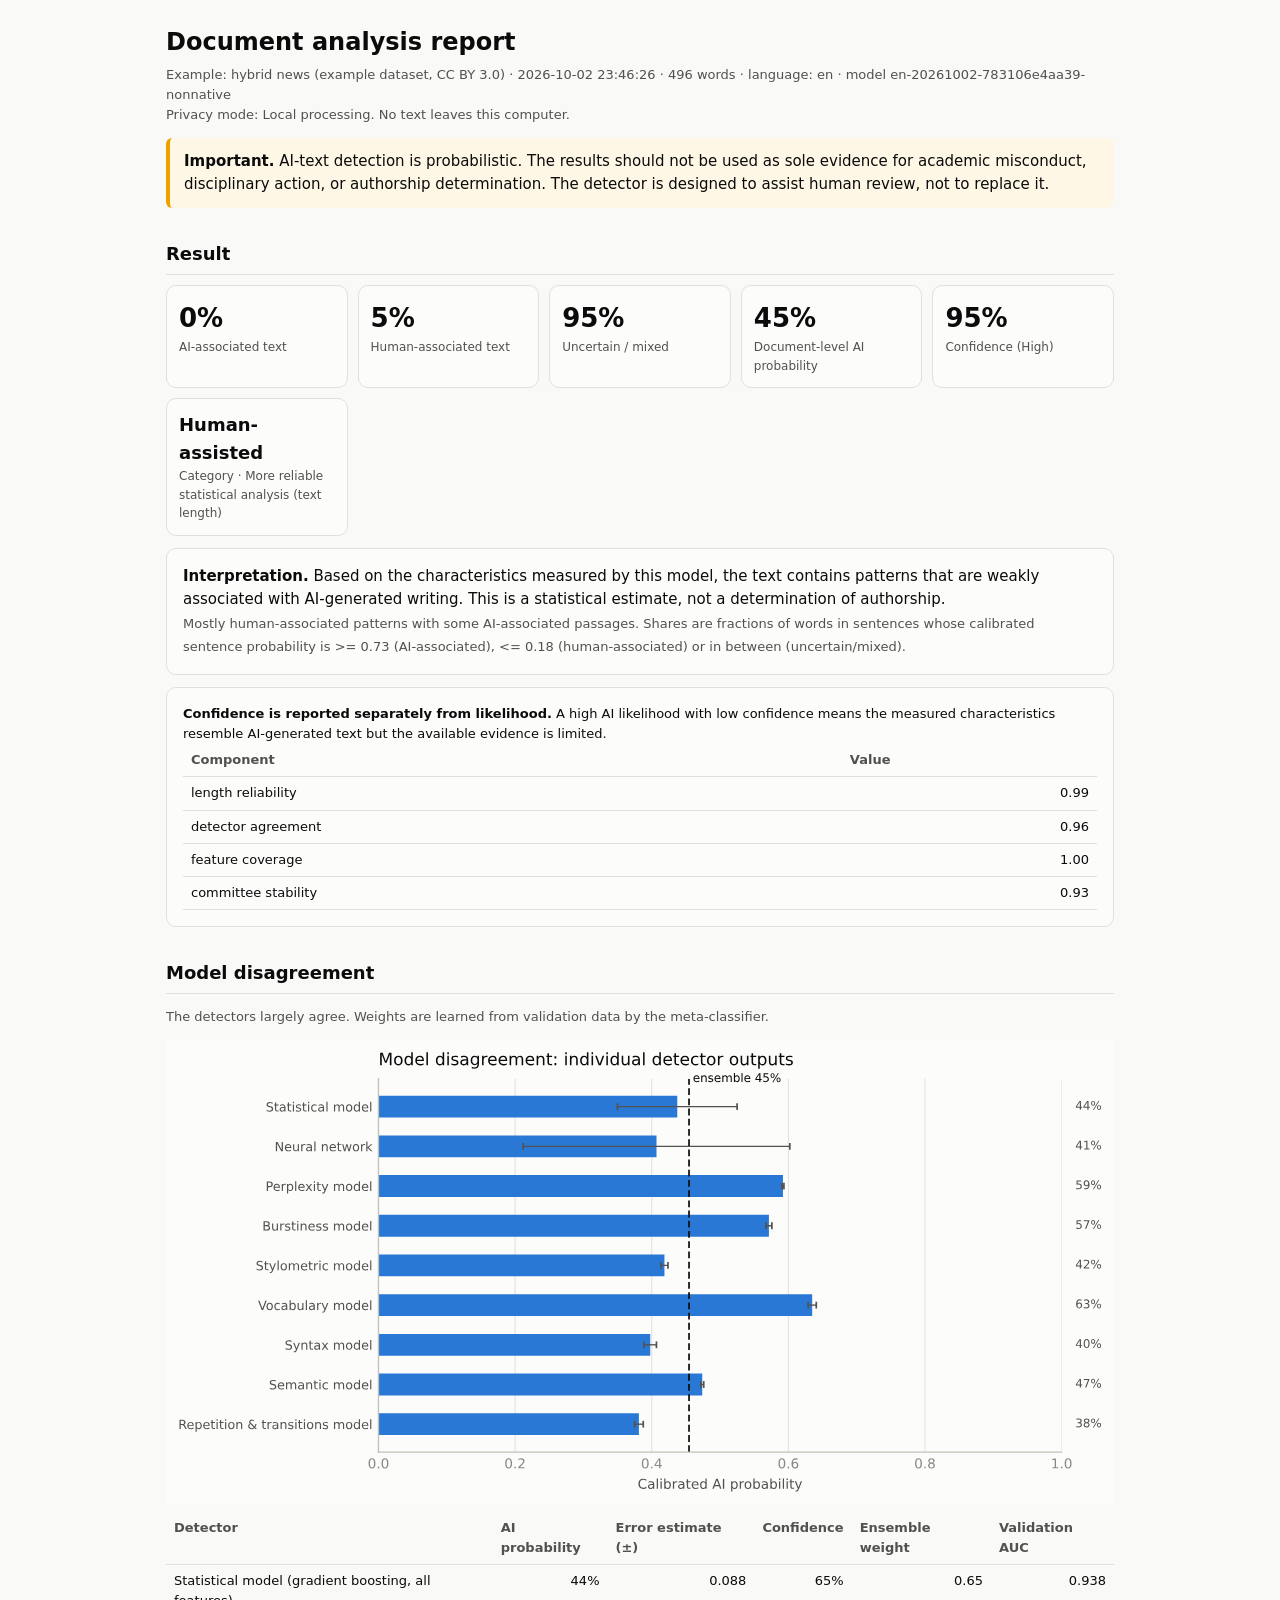
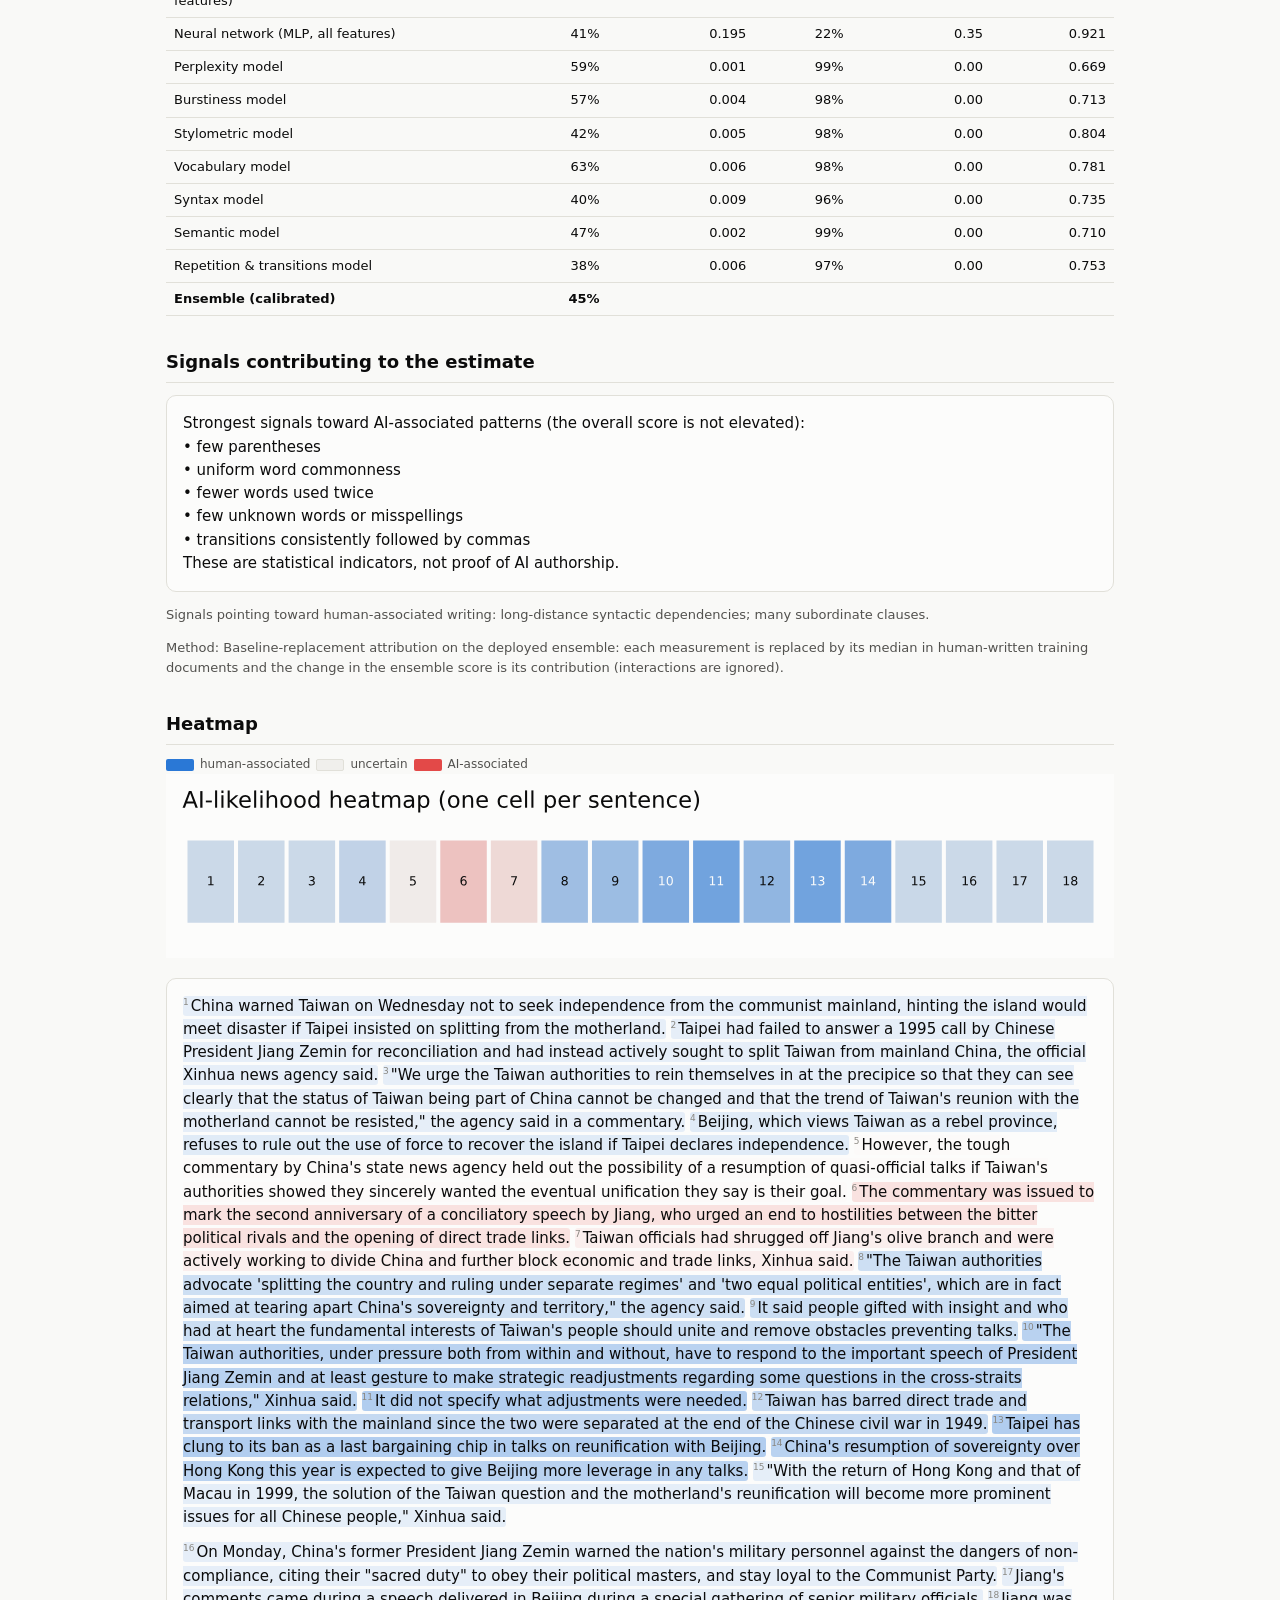
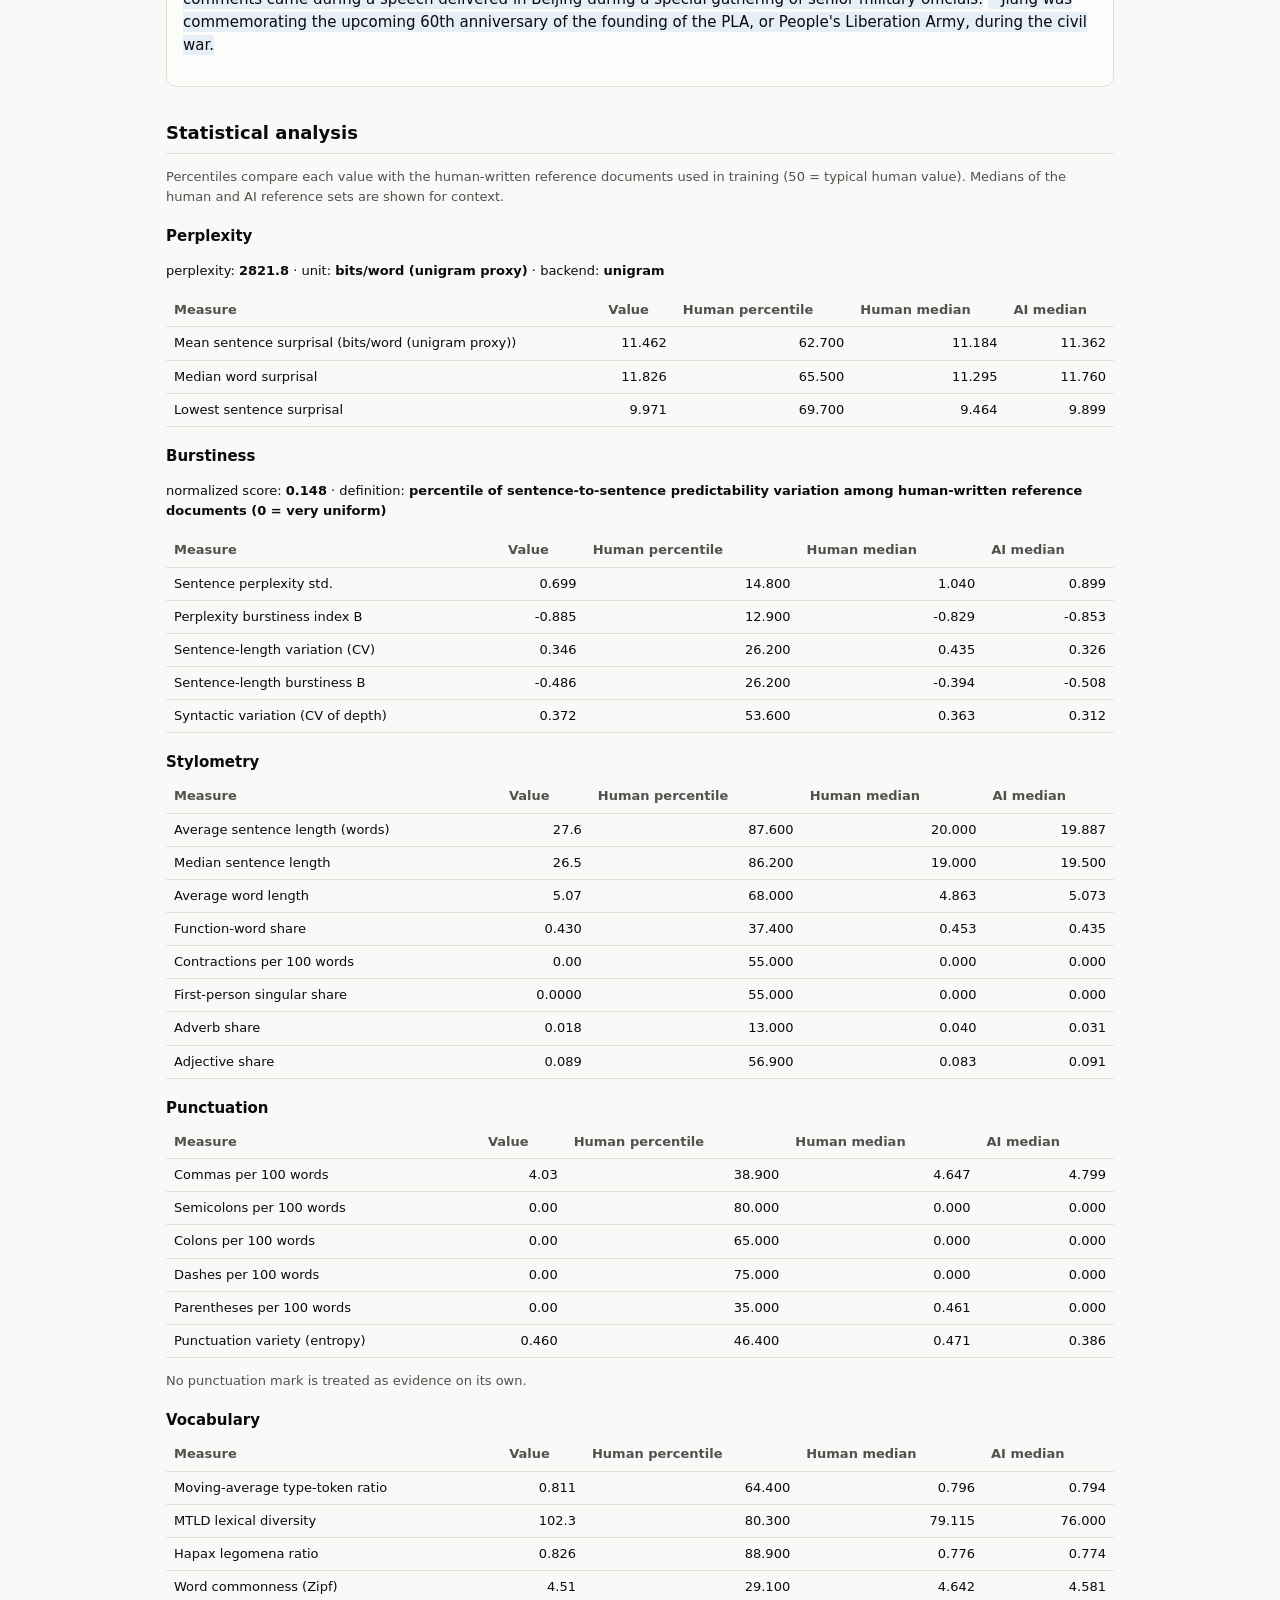
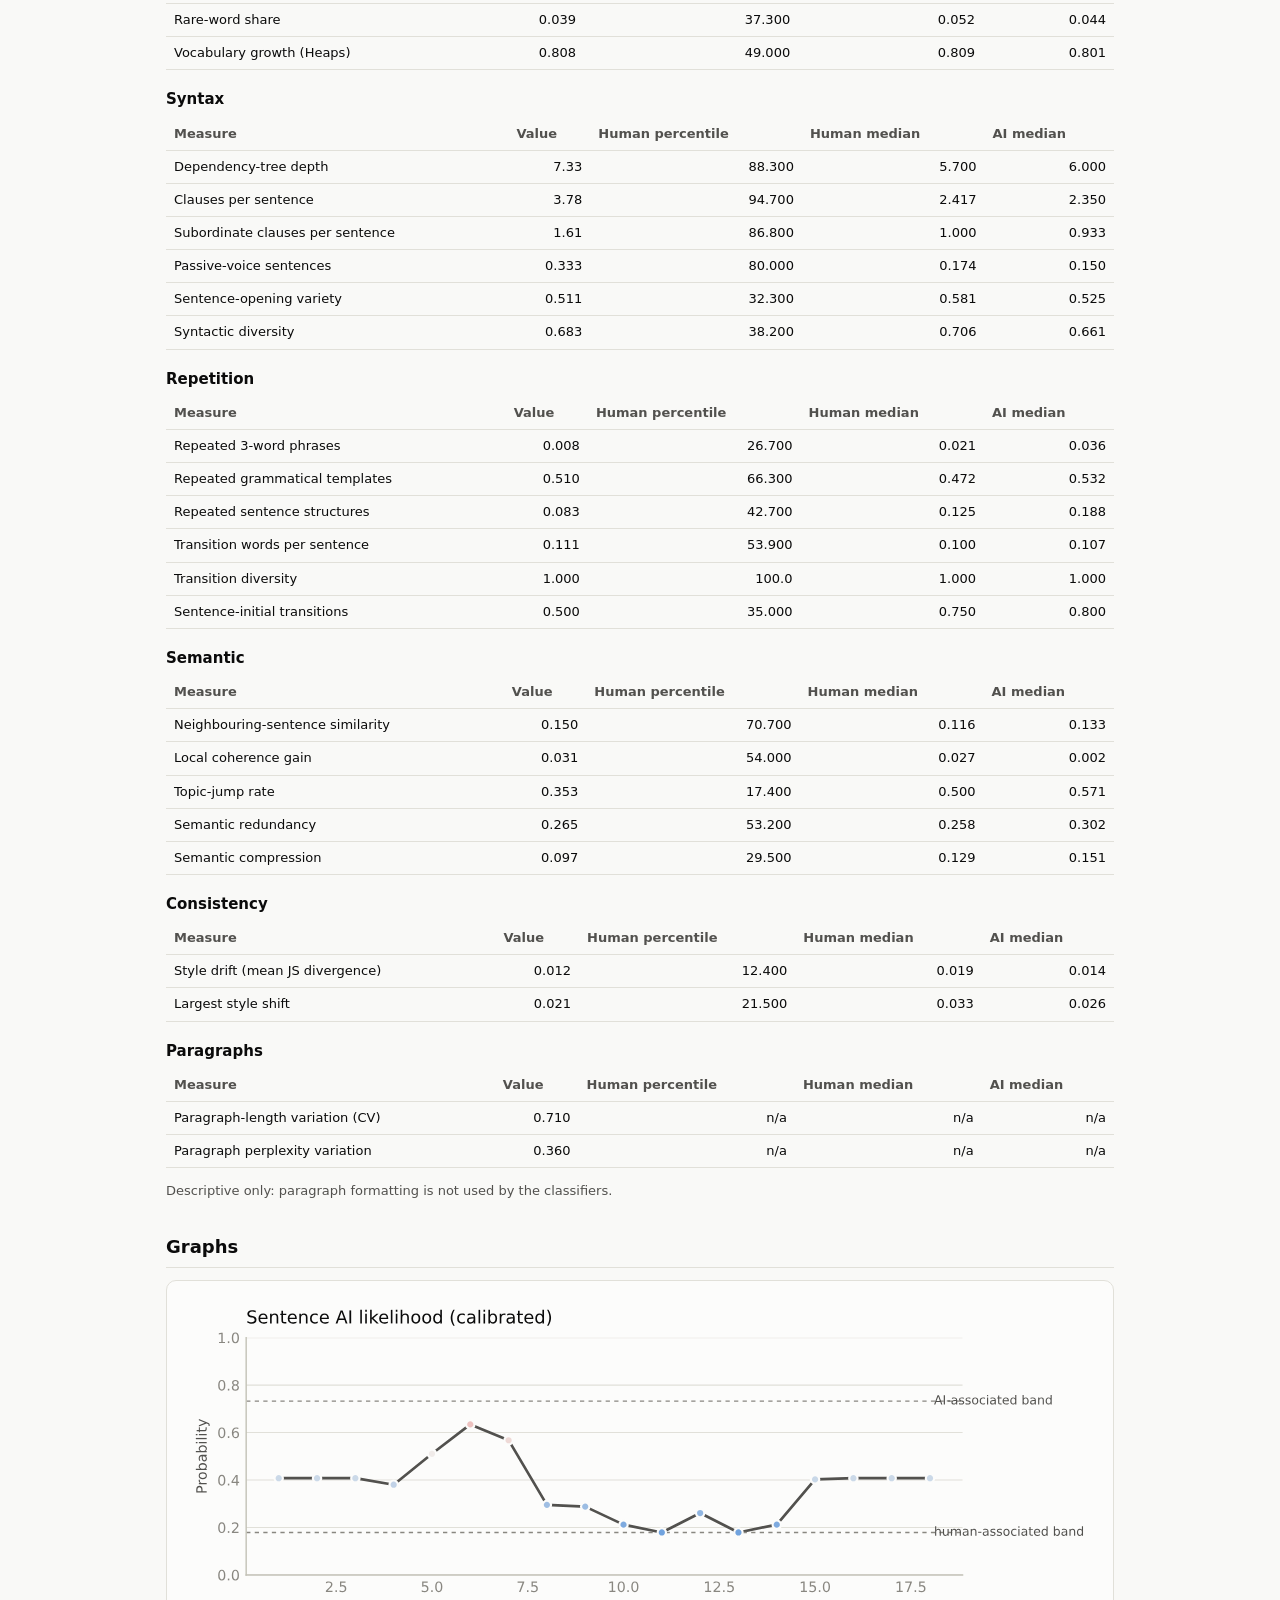
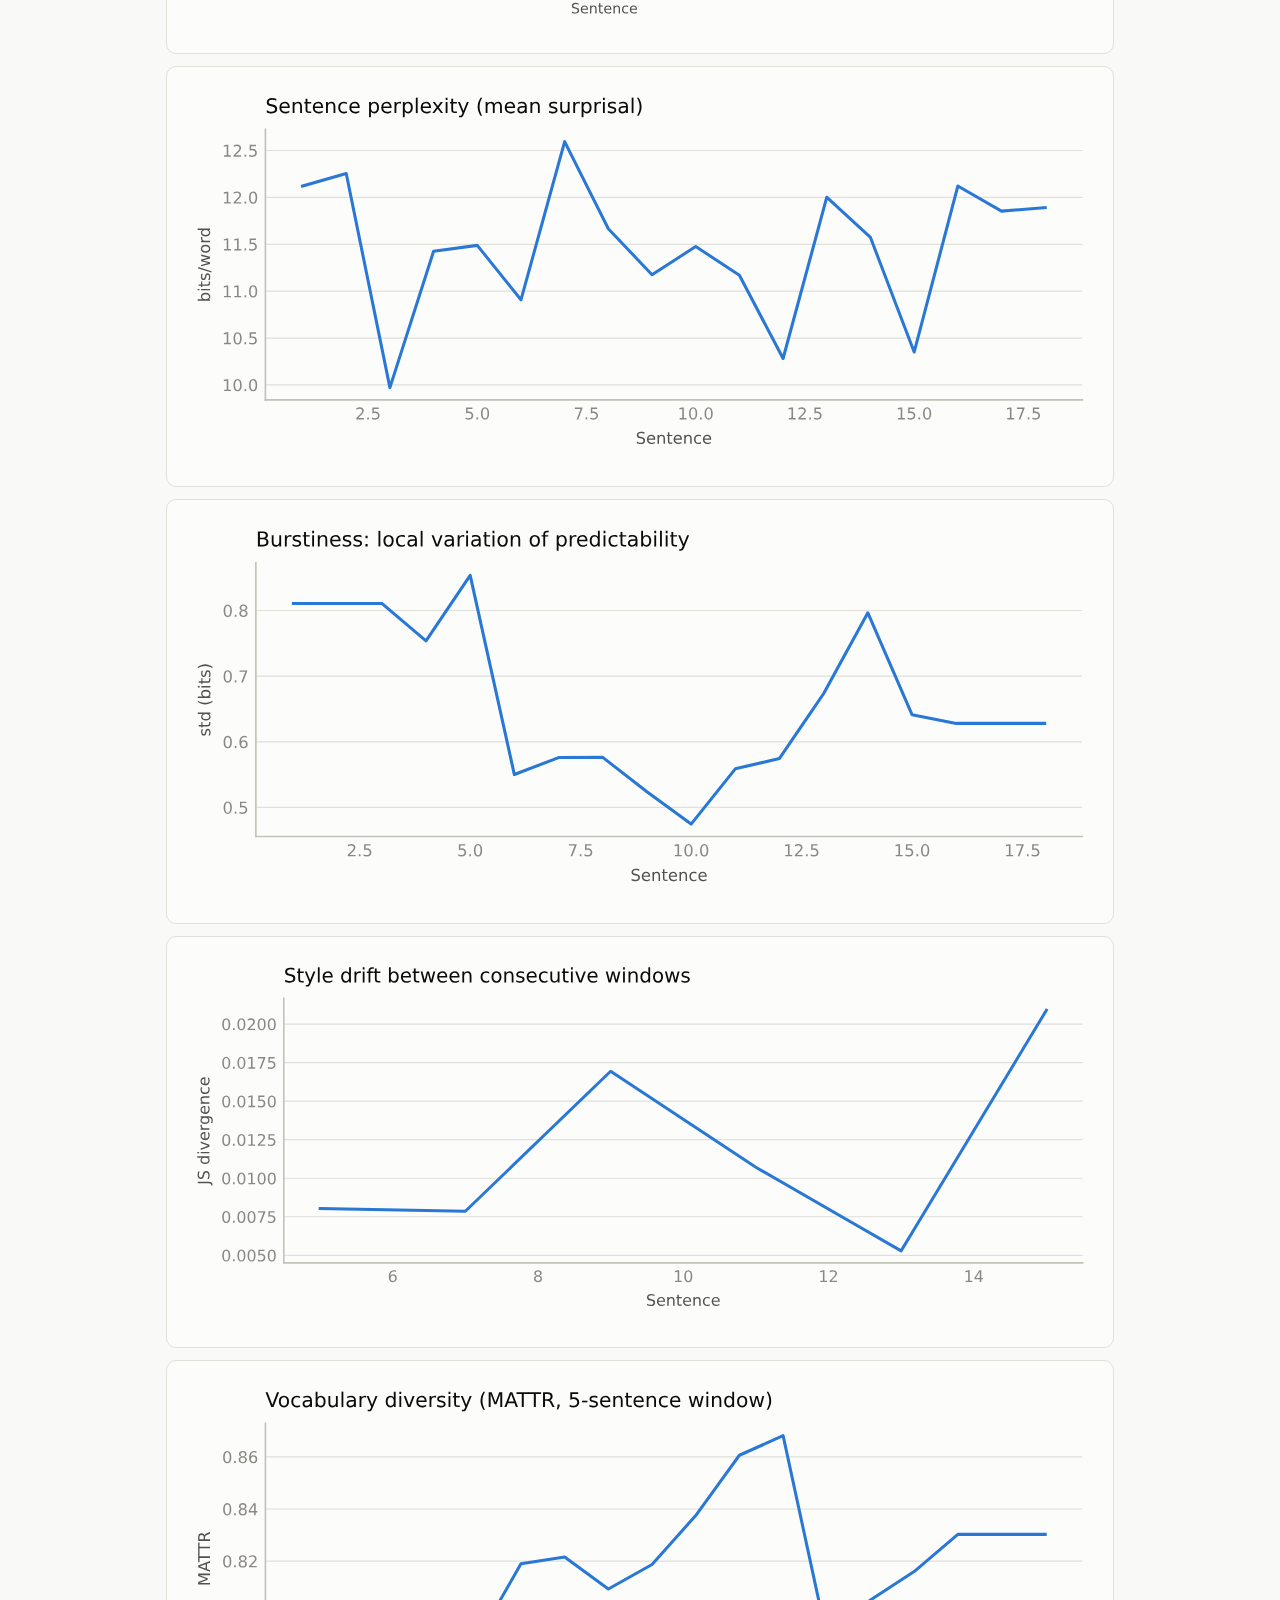
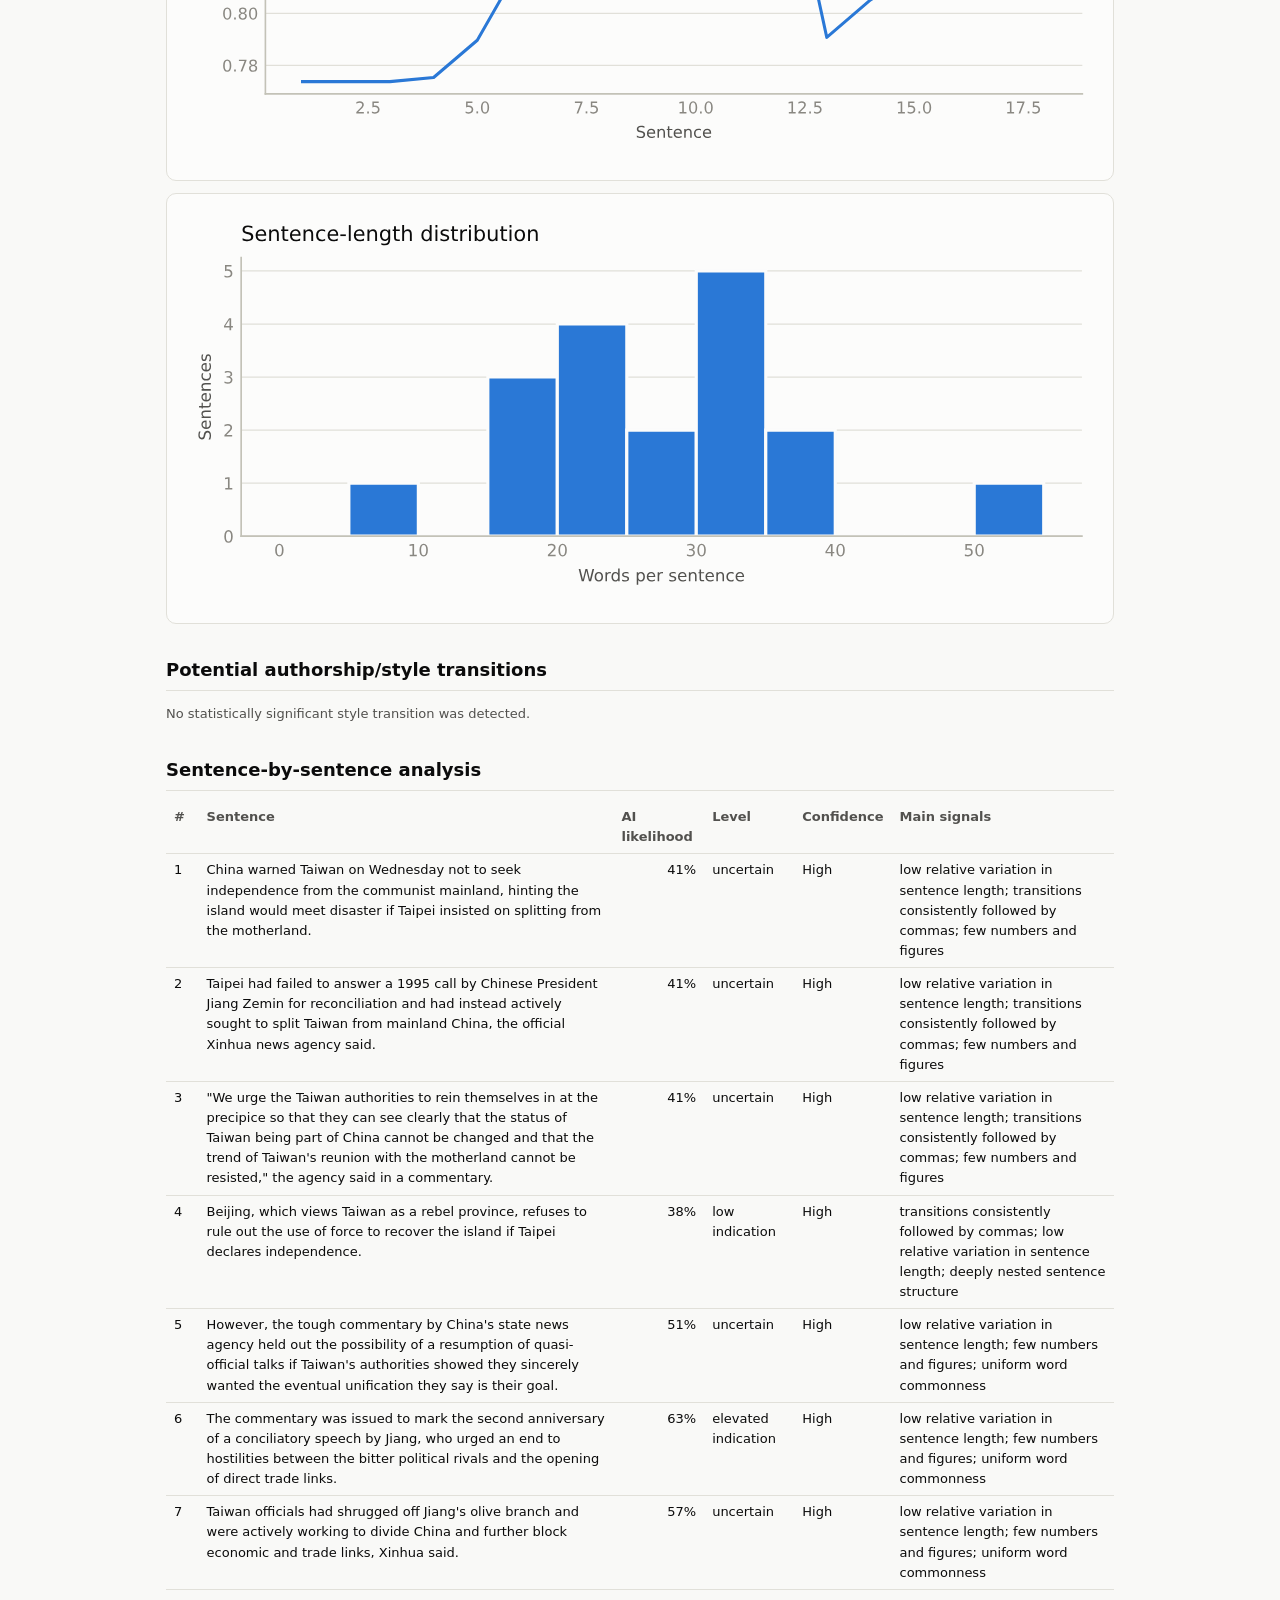
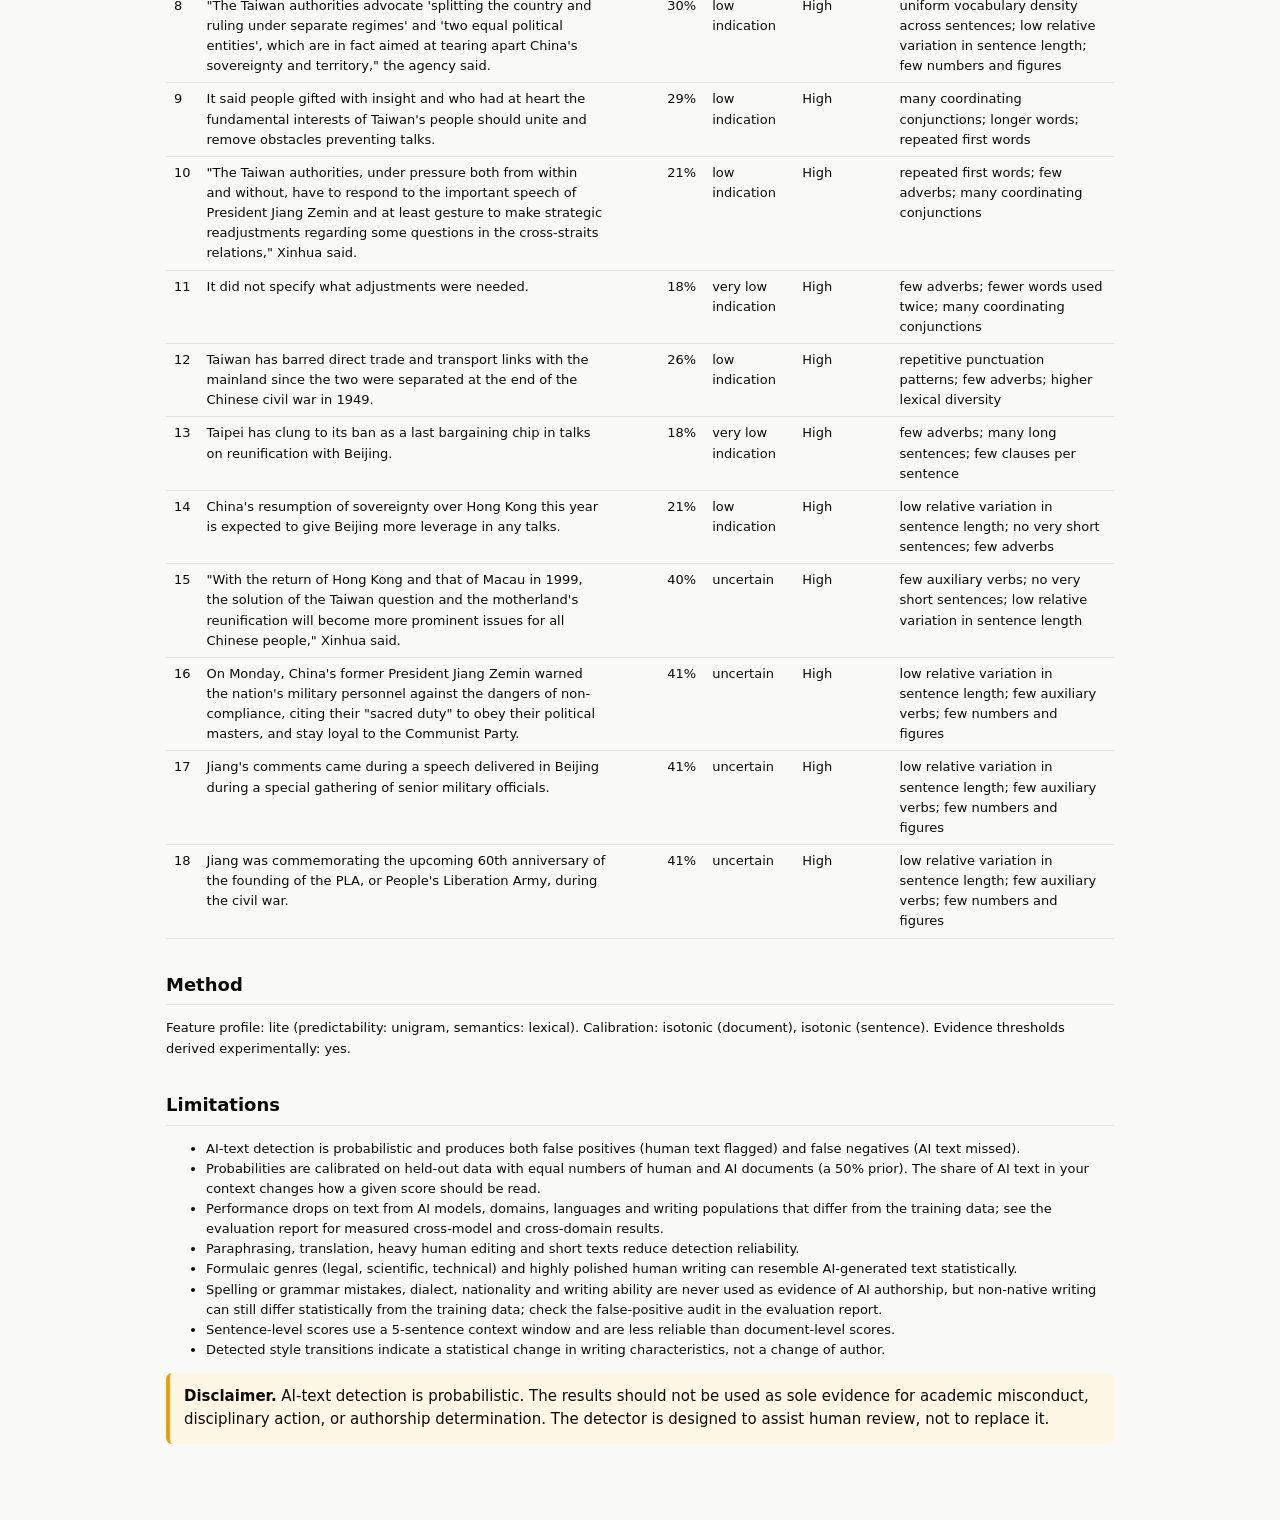
<file: reports/examples/hybrid_news.html>
<!doctype html>
<html lang="en">
<head>
<meta charset="utf-8">
<meta name="viewport" content="width=device-width, initial-scale=1">
<title>Document Analysis Report</title>
<style>
:root{--bg:#f9f9f7;--surface:#fcfcfb;--ink:#0b0b0b;--ink2:#52514e;--muted:#898781;--line:#e1e0d9;--accent:#2a78d6;--warn-bg:#fff7e6;--warn-line:#eda100}
@media (prefers-color-scheme: dark){:root:not([data-theme="light"]){--bg:#0d0d0d;--surface:#1a1a19;--ink:#ffffff;--ink2:#c3c2b7;--muted:#898781;--line:#2c2c2a;--accent:#3987e5;--warn-bg:#2a2414;--warn-line:#c98500}}
:root[data-theme="dark"]{--bg:#0d0d0d;--surface:#1a1a19;--ink:#ffffff;--ink2:#c3c2b7;--muted:#898781;--line:#2c2c2a;--accent:#3987e5;--warn-bg:#2a2414;--warn-line:#c98500}
*{box-sizing:border-box}
body{margin:0;background:var(--bg);color:var(--ink);font:15px/1.55 system-ui,-apple-system,"Segoe UI",sans-serif}
main{max-width:980px;margin:0 auto;padding:24px 16px 64px}
h1{font-size:24px;margin:0 0 4px}h2{font-size:18px;margin:32px 0 10px;border-bottom:1px solid var(--line);padding-bottom:6px}h3{font-size:15px;margin:18px 0 6px}
.muted{color:var(--ink2)}.small{font-size:13px}
.card{background:var(--surface);border:1px solid var(--line);border-radius:10px;padding:16px;margin:12px 0}
.notice{background:var(--warn-bg);border-left:4px solid var(--warn-line);padding:12px 14px;border-radius:6px;margin:12px 0}
.grid{display:grid;grid-template-columns:repeat(auto-fit,minmax(150px,1fr));gap:10px}
.tile{background:var(--surface);border:1px solid var(--line);border-radius:10px;padding:12px}
.tile .v{font-size:26px;font-weight:600}.tile .l{font-size:12px;color:var(--ink2)}
table{border-collapse:collapse;width:100%;font-size:13px}th,td{text-align:left;padding:6px 8px;border-bottom:1px solid var(--line);vertical-align:top}
th{color:var(--ink2);font-weight:600}td.num{text-align:right;font-variant-numeric:tabular-nums}
.chart svg{width:100%;height:auto}
.doc p{margin:0 0 12px}.s{border-radius:3px;padding:1px 0}
.s sup{font-size:9px;color:var(--muted);margin-right:2px}
.legend{display:flex;gap:6px;align-items:center;font-size:12px;color:var(--ink2);flex-wrap:wrap}
.legend span.sw{display:inline-block;width:28px;height:12px;border-radius:2px}
@media print{body{background:#fff}.card,.tile{break-inside:avoid}}
</style>
</head>
<body>
<main>
<h1>Document analysis report</h1>
<div class="muted small">Example: hybrid news (example dataset, CC BY 3.0) · 2026-10-02 23:46:26 · 496 words · language: en · model en-20261002-783106e4aa39-nonnative</div>
<div class="muted small">Privacy mode: Local processing. No text leaves this computer.</div>
<div class="notice"><strong>Important.</strong> AI-text detection is probabilistic. The results should not be used as sole evidence for academic misconduct, disciplinary action, or authorship determination. The detector is designed to assist human review, not to replace it.</div>


<h2>Result</h2>
<div class="grid">
  <div class="tile"><div class="v">0%</div><div class="l">AI-associated text</div></div>
  <div class="tile"><div class="v">5%</div><div class="l">Human-associated text</div></div>
  <div class="tile"><div class="v">95%</div><div class="l">Uncertain / mixed</div></div>
  <div class="tile"><div class="v">45%</div><div class="l">Document-level AI probability</div></div>
  <div class="tile"><div class="v">95%</div><div class="l">Confidence (High)</div></div>
  <div class="tile"><div class="v" style="font-size:18px">Human-assisted</div><div class="l">Category · More reliable statistical analysis (text length)</div></div>
</div>
<div class="card"><strong>Interpretation.</strong> Based on the characteristics measured by this model, the text contains patterns that are weakly associated with AI-generated writing. This is a statistical estimate, not a determination of authorship.<br><span class="small muted">Mostly human-associated patterns with some AI-associated passages. Shares are fractions of words in sentences whose calibrated sentence probability is &gt;= 0.73 (AI-associated), &lt;= 0.18 (human-associated) or in between (uncertain/mixed).</span></div>
<div class="card small">
  <strong>Confidence is reported separately from likelihood.</strong> A high AI likelihood with low confidence means the measured characteristics resemble AI-generated text but the available evidence is limited.
  <table><tr><th>Component</th><th class="num">Value</th></tr>
  <tr><td>length reliability</td><td class="num">0.99</td></tr><tr><td>detector agreement</td><td class="num">0.96</td></tr><tr><td>feature coverage</td><td class="num">1.00</td></tr><tr><td>committee stability</td><td class="num">0.93</td></tr>
  </table>
</div>

<h2>Model disagreement</h2>
<p class="small muted">The detectors largely agree. Weights are learned from validation data by the meta-classifier.</p>
<div class="chart"><?xml version="1.0" encoding="utf-8" standalone="no"?>
<!DOCTYPE svg PUBLIC "-//W3C//DTD SVG 1.1//EN"
  "http://www.w3.org/Graphics/SVG/1.1/DTD/svg11.dtd">
<svg xmlns:xlink="http://www.w3.org/1999/xlink" width="557.499887pt" height="273.041462pt" viewBox="0 0 557.499887 273.041462" xmlns="http://www.w3.org/2000/svg" version="1.1">
 <metadata>
  <rdf:RDF xmlns:dc="http://purl.org/dc/elements/1.1/" xmlns:cc="http://creativecommons.org/ns#" xmlns:rdf="http://www.w3.org/1999/02/22-rdf-syntax-ns#">
   <cc:Work>
    <dc:type rdf:resource="http://purl.org/dc/dcmitype/StillImage"/>
    <dc:date>2026-10-02T23:46:27.509036</dc:date>
    <dc:format>image/svg+xml</dc:format>
    <dc:creator>
     <cc:Agent>
      <dc:title>Matplotlib v3.11.2, https://matplotlib.org/</dc:title>
     </cc:Agent>
    </dc:creator>
   </cc:Work>
  </rdf:RDF>
 </metadata>
 <defs>
  <style type="text/css">*{stroke-linejoin: round; stroke-linecap: butt}</style>
 </defs>
 <g id="figure_1">
  <g id="patch_1">
   <path d="M 0 273.041462 
L 557.499887 273.041462 
L 557.499887 0 
L 0 0 
z
" style="fill: #fcfcfb"/>
  </g>
  <g id="axes_1">
   <g id="patch_2">
    <path d="M 124.946094 242.340837 
L 526.706094 242.340837 
L 526.706094 22.798437 
L 124.946094 22.798437 
z
" style="fill: #fcfcfb"/>
   </g>
   <g id="matplotlib.axis_1">
    <g id="xtick_1">
     <g id="line2d_1">
      <path d="M 124.946094 242.340837 
L 124.946094 22.798437 
" clip-path="url(#p17d6f68639)" style="fill: none; stroke: #e1e0d9; stroke-width: 0.6; stroke-linecap: square"/>
     </g>
     <g id="line2d_2"/>
     <g id="text_1">
      <!-- 0.0 -->
      <g style="fill: #898781" transform="translate(118.584844 251.918962) scale(0.08 -0.08)">
       <defs>
        <path id="DejaVuSans-13" d="M 2034 4250 
Q 1547 4250 1301 3770 
Q 1056 3291 1056 2328 
Q 1056 1369 1301 889 
Q 1547 409 2034 409 
Q 2525 409 2770 889 
Q 3016 1369 3016 2328 
Q 3016 3291 2770 3770 
Q 2525 4250 2034 4250 
z
M 2034 4750 
Q 2819 4750 3233 4129 
Q 3647 3509 3647 2328 
Q 3647 1150 3233 529 
Q 2819 -91 2034 -91 
Q 1250 -91 836 529 
Q 422 1150 422 2328 
Q 422 3509 836 4129 
Q 1250 4750 2034 4750 
z
" transform="scale(0.015625)"/>
        <path id="DejaVuSans-11" d="M 684 794 
L 1344 794 
L 1344 0 
L 684 0 
L 684 794 
z
" transform="scale(0.015625)"/>
       </defs>
       <use xlink:href="#DejaVuSans-13"/>
       <use xlink:href="#DejaVuSans-11" transform="translate(63.625 0)"/>
       <use xlink:href="#DejaVuSans-13" transform="translate(95.40625 0)"/>
      </g>
     </g>
    </g>
    <g id="xtick_2">
     <g id="line2d_3">
      <path d="M 205.298094 242.340837 
L 205.298094 22.798437 
" clip-path="url(#p17d6f68639)" style="fill: none; stroke: #e1e0d9; stroke-width: 0.6; stroke-linecap: square"/>
     </g>
     <g id="line2d_4"/>
     <g id="text_2">
      <!-- 0.2 -->
      <g style="fill: #898781" transform="translate(198.936844 251.918962) scale(0.08 -0.08)">
       <defs>
        <path id="DejaVuSans-15" d="M 1228 531 
L 3431 531 
L 3431 0 
L 469 0 
L 469 531 
Q 828 903 1448 1529 
Q 2069 2156 2228 2338 
Q 2531 2678 2651 2914 
Q 2772 3150 2772 3378 
Q 2772 3750 2511 3984 
Q 2250 4219 1831 4219 
Q 1534 4219 1204 4116 
Q 875 4013 500 3803 
L 500 4441 
Q 881 4594 1212 4672 
Q 1544 4750 1819 4750 
Q 2544 4750 2975 4387 
Q 3406 4025 3406 3419 
Q 3406 3131 3298 2873 
Q 3191 2616 2906 2266 
Q 2828 2175 2409 1742 
Q 1991 1309 1228 531 
z
" transform="scale(0.015625)"/>
       </defs>
       <use xlink:href="#DejaVuSans-13"/>
       <use xlink:href="#DejaVuSans-11" transform="translate(63.625 0)"/>
       <use xlink:href="#DejaVuSans-15" transform="translate(95.40625 0)"/>
      </g>
     </g>
    </g>
    <g id="xtick_3">
     <g id="line2d_5">
      <path d="M 285.650094 242.340837 
L 285.650094 22.798437 
" clip-path="url(#p17d6f68639)" style="fill: none; stroke: #e1e0d9; stroke-width: 0.6; stroke-linecap: square"/>
     </g>
     <g id="line2d_6"/>
     <g id="text_3">
      <!-- 0.4 -->
      <g style="fill: #898781" transform="translate(279.288844 251.918962) scale(0.08 -0.08)">
       <defs>
        <path id="DejaVuSans-17" d="M 2419 4116 
L 825 1625 
L 2419 1625 
L 2419 4116 
z
M 2253 4666 
L 3047 4666 
L 3047 1625 
L 3713 1625 
L 3713 1100 
L 3047 1100 
L 3047 0 
L 2419 0 
L 2419 1100 
L 313 1100 
L 313 1709 
L 2253 4666 
z
" transform="scale(0.015625)"/>
       </defs>
       <use xlink:href="#DejaVuSans-13"/>
       <use xlink:href="#DejaVuSans-11" transform="translate(63.625 0)"/>
       <use xlink:href="#DejaVuSans-17" transform="translate(95.40625 0)"/>
      </g>
     </g>
    </g>
    <g id="xtick_4">
     <g id="line2d_7">
      <path d="M 366.002094 242.340837 
L 366.002094 22.798437 
" clip-path="url(#p17d6f68639)" style="fill: none; stroke: #e1e0d9; stroke-width: 0.6; stroke-linecap: square"/>
     </g>
     <g id="line2d_8"/>
     <g id="text_4">
      <!-- 0.6 -->
      <g style="fill: #898781" transform="translate(359.640844 251.918962) scale(0.08 -0.08)">
       <defs>
        <path id="DejaVuSans-19" d="M 2113 2584 
Q 1688 2584 1439 2293 
Q 1191 2003 1191 1497 
Q 1191 994 1439 701 
Q 1688 409 2113 409 
Q 2538 409 2786 701 
Q 3034 994 3034 1497 
Q 3034 2003 2786 2293 
Q 2538 2584 2113 2584 
z
M 3366 4563 
L 3366 3988 
Q 3128 4100 2886 4159 
Q 2644 4219 2406 4219 
Q 1781 4219 1451 3797 
Q 1122 3375 1075 2522 
Q 1259 2794 1537 2939 
Q 1816 3084 2150 3084 
Q 2853 3084 3261 2657 
Q 3669 2231 3669 1497 
Q 3669 778 3244 343 
Q 2819 -91 2113 -91 
Q 1303 -91 875 529 
Q 447 1150 447 2328 
Q 447 3434 972 4092 
Q 1497 4750 2381 4750 
Q 2619 4750 2861 4703 
Q 3103 4656 3366 4563 
z
" transform="scale(0.015625)"/>
       </defs>
       <use xlink:href="#DejaVuSans-13"/>
       <use xlink:href="#DejaVuSans-11" transform="translate(63.625 0)"/>
       <use xlink:href="#DejaVuSans-19" transform="translate(95.40625 0)"/>
      </g>
     </g>
    </g>
    <g id="xtick_5">
     <g id="line2d_9">
      <path d="M 446.354094 242.340837 
L 446.354094 22.798437 
" clip-path="url(#p17d6f68639)" style="fill: none; stroke: #e1e0d9; stroke-width: 0.6; stroke-linecap: square"/>
     </g>
     <g id="line2d_10"/>
     <g id="text_5">
      <!-- 0.8 -->
      <g style="fill: #898781" transform="translate(439.992844 251.918962) scale(0.08 -0.08)">
       <defs>
        <path id="DejaVuSans-1b" d="M 2034 2216 
Q 1584 2216 1326 1975 
Q 1069 1734 1069 1313 
Q 1069 891 1326 650 
Q 1584 409 2034 409 
Q 2484 409 2743 651 
Q 3003 894 3003 1313 
Q 3003 1734 2745 1975 
Q 2488 2216 2034 2216 
z
M 1403 2484 
Q 997 2584 770 2862 
Q 544 3141 544 3541 
Q 544 4100 942 4425 
Q 1341 4750 2034 4750 
Q 2731 4750 3128 4425 
Q 3525 4100 3525 3541 
Q 3525 3141 3298 2862 
Q 3072 2584 2669 2484 
Q 3125 2378 3379 2068 
Q 3634 1759 3634 1313 
Q 3634 634 3220 271 
Q 2806 -91 2034 -91 
Q 1263 -91 848 271 
Q 434 634 434 1313 
Q 434 1759 690 2068 
Q 947 2378 1403 2484 
z
M 1172 3481 
Q 1172 3119 1398 2916 
Q 1625 2713 2034 2713 
Q 2441 2713 2670 2916 
Q 2900 3119 2900 3481 
Q 2900 3844 2670 4047 
Q 2441 4250 2034 4250 
Q 1625 4250 1398 4047 
Q 1172 3844 1172 3481 
z
" transform="scale(0.015625)"/>
       </defs>
       <use xlink:href="#DejaVuSans-13"/>
       <use xlink:href="#DejaVuSans-11" transform="translate(63.625 0)"/>
       <use xlink:href="#DejaVuSans-1b" transform="translate(95.40625 0)"/>
      </g>
     </g>
    </g>
    <g id="xtick_6">
     <g id="line2d_11">
      <path d="M 526.706094 242.340837 
L 526.706094 22.798437 
" clip-path="url(#p17d6f68639)" style="fill: none; stroke: #e1e0d9; stroke-width: 0.6; stroke-linecap: square"/>
     </g>
     <g id="line2d_12"/>
     <g id="text_6">
      <!-- 1.0 -->
      <g style="fill: #898781" transform="translate(520.344844 251.918962) scale(0.08 -0.08)">
       <defs>
        <path id="DejaVuSans-14" d="M 794 531 
L 1825 531 
L 1825 4091 
L 703 3866 
L 703 4441 
L 1819 4666 
L 2450 4666 
L 2450 531 
L 3481 531 
L 3481 0 
L 794 0 
L 794 531 
z
" transform="scale(0.015625)"/>
       </defs>
       <use xlink:href="#DejaVuSans-14"/>
       <use xlink:href="#DejaVuSans-11" transform="translate(63.625 0)"/>
       <use xlink:href="#DejaVuSans-13" transform="translate(95.40625 0)"/>
      </g>
     </g>
    </g>
    <g id="text_7">
     <!-- Calibrated AI probability -->
     <g style="fill: #52514e" transform="translate(277.354219 263.919587) scale(0.08 -0.08)">
      <defs>
       <path id="DejaVuSans-26" d="M 4122 4306 
L 4122 3641 
Q 3803 3938 3442 4084 
Q 3081 4231 2675 4231 
Q 1875 4231 1450 3742 
Q 1025 3253 1025 2328 
Q 1025 1406 1450 917 
Q 1875 428 2675 428 
Q 3081 428 3442 575 
Q 3803 722 4122 1019 
L 4122 359 
Q 3791 134 3420 21 
Q 3050 -91 2638 -91 
Q 1578 -91 968 557 
Q 359 1206 359 2328 
Q 359 3453 968 4101 
Q 1578 4750 2638 4750 
Q 3056 4750 3426 4639 
Q 3797 4528 4122 4306 
z
" transform="scale(0.015625)"/>
       <path id="DejaVuSans-44" d="M 2194 1759 
Q 1497 1759 1228 1600 
Q 959 1441 959 1056 
Q 959 750 1161 570 
Q 1363 391 1709 391 
Q 2188 391 2477 730 
Q 2766 1069 2766 1631 
L 2766 1759 
L 2194 1759 
z
M 3341 1997 
L 3341 0 
L 2766 0 
L 2766 531 
Q 2569 213 2275 61 
Q 1981 -91 1556 -91 
Q 1019 -91 701 211 
Q 384 513 384 1019 
Q 384 1609 779 1909 
Q 1175 2209 1959 2209 
L 2766 2209 
L 2766 2266 
Q 2766 2663 2505 2880 
Q 2244 3097 1772 3097 
Q 1472 3097 1187 3025 
Q 903 2953 641 2809 
L 641 3341 
Q 956 3463 1253 3523 
Q 1550 3584 1831 3584 
Q 2591 3584 2966 3190 
Q 3341 2797 3341 1997 
z
" transform="scale(0.015625)"/>
       <path id="DejaVuSans-4f" d="M 603 4863 
L 1178 4863 
L 1178 0 
L 603 0 
L 603 4863 
z
" transform="scale(0.015625)"/>
       <path id="DejaVuSans-4c" d="M 603 3500 
L 1178 3500 
L 1178 0 
L 603 0 
L 603 3500 
z
M 603 4863 
L 1178 4863 
L 1178 4134 
L 603 4134 
L 603 4863 
z
" transform="scale(0.015625)"/>
       <path id="DejaVuSans-45" d="M 3116 1747 
Q 3116 2381 2855 2742 
Q 2594 3103 2138 3103 
Q 1681 3103 1420 2742 
Q 1159 2381 1159 1747 
Q 1159 1113 1420 752 
Q 1681 391 2138 391 
Q 2594 391 2855 752 
Q 3116 1113 3116 1747 
z
M 1159 2969 
Q 1341 3281 1617 3432 
Q 1894 3584 2278 3584 
Q 2916 3584 3314 3078 
Q 3713 2572 3713 1747 
Q 3713 922 3314 415 
Q 2916 -91 2278 -91 
Q 1894 -91 1617 61 
Q 1341 213 1159 525 
L 1159 0 
L 581 0 
L 581 4863 
L 1159 4863 
L 1159 2969 
z
" transform="scale(0.015625)"/>
       <path id="DejaVuSans-55" d="M 2631 2963 
Q 2534 3019 2420 3045 
Q 2306 3072 2169 3072 
Q 1681 3072 1420 2755 
Q 1159 2438 1159 1844 
L 1159 0 
L 581 0 
L 581 3500 
L 1159 3500 
L 1159 2956 
Q 1341 3275 1631 3429 
Q 1922 3584 2338 3584 
Q 2397 3584 2469 3576 
Q 2541 3569 2628 3553 
L 2631 2963 
z
" transform="scale(0.015625)"/>
       <path id="DejaVuSans-57" d="M 1172 4494 
L 1172 3500 
L 2356 3500 
L 2356 3053 
L 1172 3053 
L 1172 1153 
Q 1172 725 1289 603 
Q 1406 481 1766 481 
L 2356 481 
L 2356 0 
L 1766 0 
Q 1100 0 847 248 
Q 594 497 594 1153 
L 594 3053 
L 172 3053 
L 172 3500 
L 594 3500 
L 594 4494 
L 1172 4494 
z
" transform="scale(0.015625)"/>
       <path id="DejaVuSans-48" d="M 3597 1894 
L 3597 1613 
L 953 1613 
Q 991 1019 1311 708 
Q 1631 397 2203 397 
Q 2534 397 2845 478 
Q 3156 559 3463 722 
L 3463 178 
Q 3153 47 2828 -22 
Q 2503 -91 2169 -91 
Q 1331 -91 842 396 
Q 353 884 353 1716 
Q 353 2575 817 3079 
Q 1281 3584 2069 3584 
Q 2775 3584 3186 3129 
Q 3597 2675 3597 1894 
z
M 3022 2063 
Q 3016 2534 2758 2815 
Q 2500 3097 2075 3097 
Q 1594 3097 1305 2825 
Q 1016 2553 972 2059 
L 3022 2063 
z
" transform="scale(0.015625)"/>
       <path id="DejaVuSans-47" d="M 2906 2969 
L 2906 4863 
L 3481 4863 
L 3481 0 
L 2906 0 
L 2906 525 
Q 2725 213 2448 61 
Q 2172 -91 1784 -91 
Q 1150 -91 751 415 
Q 353 922 353 1747 
Q 353 2572 751 3078 
Q 1150 3584 1784 3584 
Q 2172 3584 2448 3432 
Q 2725 3281 2906 2969 
z
M 947 1747 
Q 947 1113 1208 752 
Q 1469 391 1925 391 
Q 2381 391 2643 752 
Q 2906 1113 2906 1747 
Q 2906 2381 2643 2742 
Q 2381 3103 1925 3103 
Q 1469 3103 1208 2742 
Q 947 2381 947 1747 
z
" transform="scale(0.015625)"/>
       <path id="DejaVuSans-3" transform="scale(0.015625)"/>
       <path id="DejaVuSans-24" d="M 2188 4044 
L 1331 1722 
L 3047 1722 
L 2188 4044 
z
M 1831 4666 
L 2547 4666 
L 4325 0 
L 3669 0 
L 3244 1197 
L 1141 1197 
L 716 0 
L 50 0 
L 1831 4666 
z
" transform="scale(0.015625)"/>
       <path id="DejaVuSans-2c" d="M 628 4666 
L 1259 4666 
L 1259 0 
L 628 0 
L 628 4666 
z
" transform="scale(0.015625)"/>
       <path id="DejaVuSans-53" d="M 1159 525 
L 1159 -1331 
L 581 -1331 
L 581 3500 
L 1159 3500 
L 1159 2969 
Q 1341 3281 1617 3432 
Q 1894 3584 2278 3584 
Q 2916 3584 3314 3078 
Q 3713 2572 3713 1747 
Q 3713 922 3314 415 
Q 2916 -91 2278 -91 
Q 1894 -91 1617 61 
Q 1341 213 1159 525 
z
M 3116 1747 
Q 3116 2381 2855 2742 
Q 2594 3103 2138 3103 
Q 1681 3103 1420 2742 
Q 1159 2381 1159 1747 
Q 1159 1113 1420 752 
Q 1681 391 2138 391 
Q 2594 391 2855 752 
Q 3116 1113 3116 1747 
z
" transform="scale(0.015625)"/>
       <path id="DejaVuSans-52" d="M 1959 3097 
Q 1497 3097 1228 2736 
Q 959 2375 959 1747 
Q 959 1119 1226 758 
Q 1494 397 1959 397 
Q 2419 397 2687 759 
Q 2956 1122 2956 1747 
Q 2956 2369 2687 2733 
Q 2419 3097 1959 3097 
z
M 1959 3584 
Q 2709 3584 3137 3096 
Q 3566 2609 3566 1747 
Q 3566 888 3137 398 
Q 2709 -91 1959 -91 
Q 1206 -91 779 398 
Q 353 888 353 1747 
Q 353 2609 779 3096 
Q 1206 3584 1959 3584 
z
" transform="scale(0.015625)"/>
       <path id="DejaVuSans-5c" d="M 2059 -325 
Q 1816 -950 1584 -1140 
Q 1353 -1331 966 -1331 
L 506 -1331 
L 506 -850 
L 844 -850 
Q 1081 -850 1212 -737 
Q 1344 -625 1503 -206 
L 1606 56 
L 191 3500 
L 800 3500 
L 1894 763 
L 2988 3500 
L 3597 3500 
L 2059 -325 
z
" transform="scale(0.015625)"/>
      </defs>
      <use xlink:href="#DejaVuSans-26"/>
      <use xlink:href="#DejaVuSans-44" transform="translate(69.828125 0)"/>
      <use xlink:href="#DejaVuSans-4f" transform="translate(131.109375 0)"/>
      <use xlink:href="#DejaVuSans-4c" transform="translate(158.890625 0)"/>
      <use xlink:href="#DejaVuSans-45" transform="translate(186.671875 0)"/>
      <use xlink:href="#DejaVuSans-55" transform="translate(250.15625 0)"/>
      <use xlink:href="#DejaVuSans-44" transform="translate(291.265625 0)"/>
      <use xlink:href="#DejaVuSans-57" transform="translate(352.546875 0)"/>
      <use xlink:href="#DejaVuSans-48" transform="translate(391.75 0)"/>
      <use xlink:href="#DejaVuSans-47" transform="translate(453.28125 0)"/>
      <use xlink:href="#DejaVuSans-3" transform="translate(516.765625 0)"/>
      <use xlink:href="#DejaVuSans-24" transform="translate(548.546875 0)"/>
      <use xlink:href="#DejaVuSans-2c" transform="translate(616.953125 0)"/>
      <use xlink:href="#DejaVuSans-3" transform="translate(646.453125 0)"/>
      <use xlink:href="#DejaVuSans-53" transform="translate(678.234375 0)"/>
      <use xlink:href="#DejaVuSans-55" transform="translate(741.71875 0)"/>
      <use xlink:href="#DejaVuSans-52" transform="translate(780.625 0)"/>
      <use xlink:href="#DejaVuSans-45" transform="translate(841.8125 0)"/>
      <use xlink:href="#DejaVuSans-44" transform="translate(905.296875 0)"/>
      <use xlink:href="#DejaVuSans-45" transform="translate(966.578125 0)"/>
      <use xlink:href="#DejaVuSans-4c" transform="translate(1030.0625 0)"/>
      <use xlink:href="#DejaVuSans-4f" transform="translate(1057.84375 0)"/>
      <use xlink:href="#DejaVuSans-4c" transform="translate(1085.625 0)"/>
      <use xlink:href="#DejaVuSans-57" transform="translate(1113.40625 0)"/>
      <use xlink:href="#DejaVuSans-5c" transform="translate(1152.609375 0)"/>
     </g>
    </g>
   </g>
   <g id="matplotlib.axis_2">
    <g id="ytick_1">
     <g id="line2d_13"/>
     <g id="text_8">
      <!-- Repetition &amp; transitions model -->
      <g style="fill: #52514e" transform="translate(7.2 228.791683) scale(0.075 -0.075)">
       <defs>
        <path id="DejaVuSans-35" d="M 2841 2188 
Q 3044 2119 3236 1894 
Q 3428 1669 3622 1275 
L 4263 0 
L 3584 0 
L 2988 1197 
Q 2756 1666 2539 1819 
Q 2322 1972 1947 1972 
L 1259 1972 
L 1259 0 
L 628 0 
L 628 4666 
L 2053 4666 
Q 2853 4666 3247 4331 
Q 3641 3997 3641 3322 
Q 3641 2881 3436 2590 
Q 3231 2300 2841 2188 
z
M 1259 4147 
L 1259 2491 
L 2053 2491 
Q 2509 2491 2742 2702 
Q 2975 2913 2975 3322 
Q 2975 3731 2742 3939 
Q 2509 4147 2053 4147 
L 1259 4147 
z
" transform="scale(0.015625)"/>
        <path id="DejaVuSans-51" d="M 3513 2113 
L 3513 0 
L 2938 0 
L 2938 2094 
Q 2938 2591 2744 2837 
Q 2550 3084 2163 3084 
Q 1697 3084 1428 2787 
Q 1159 2491 1159 1978 
L 1159 0 
L 581 0 
L 581 3500 
L 1159 3500 
L 1159 2956 
Q 1366 3272 1645 3428 
Q 1925 3584 2291 3584 
Q 2894 3584 3203 3211 
Q 3513 2838 3513 2113 
z
" transform="scale(0.015625)"/>
        <path id="DejaVuSans-9" d="M 1556 2509 
Q 1272 2256 1139 2004 
Q 1006 1753 1006 1478 
Q 1006 1022 1337 719 
Q 1669 416 2169 416 
Q 2466 416 2725 514 
Q 2984 613 3213 813 
L 1556 2509 
z
M 1997 2859 
L 3584 1234 
Q 3769 1513 3872 1830 
Q 3975 2147 3994 2503 
L 4575 2503 
Q 4538 2091 4375 1687 
Q 4213 1284 3922 891 
L 4794 0 
L 4006 0 
L 3559 459 
Q 3234 181 2878 45 
Q 2522 -91 2113 -91 
Q 1359 -91 881 339 
Q 403 769 403 1441 
Q 403 1841 612 2192 
Q 822 2544 1241 2853 
Q 1091 3050 1012 3245 
Q 934 3441 934 3628 
Q 934 4134 1281 4442 
Q 1628 4750 2203 4750 
Q 2463 4750 2720 4694 
Q 2978 4638 3244 4525 
L 3244 3956 
Q 2972 4103 2725 4179 
Q 2478 4256 2266 4256 
Q 1938 4256 1733 4082 
Q 1528 3909 1528 3634 
Q 1528 3475 1620 3314 
Q 1713 3153 1997 2859 
z
" transform="scale(0.015625)"/>
        <path id="DejaVuSans-56" d="M 2834 3397 
L 2834 2853 
Q 2591 2978 2328 3040 
Q 2066 3103 1784 3103 
Q 1356 3103 1142 2972 
Q 928 2841 928 2578 
Q 928 2378 1081 2264 
Q 1234 2150 1697 2047 
L 1894 2003 
Q 2506 1872 2764 1633 
Q 3022 1394 3022 966 
Q 3022 478 2636 193 
Q 2250 -91 1575 -91 
Q 1294 -91 989 -36 
Q 684 19 347 128 
L 347 722 
Q 666 556 975 473 
Q 1284 391 1588 391 
Q 1994 391 2212 530 
Q 2431 669 2431 922 
Q 2431 1156 2273 1281 
Q 2116 1406 1581 1522 
L 1381 1569 
Q 847 1681 609 1914 
Q 372 2147 372 2553 
Q 372 3047 722 3315 
Q 1072 3584 1716 3584 
Q 2034 3584 2315 3537 
Q 2597 3491 2834 3397 
z
" transform="scale(0.015625)"/>
        <path id="DejaVuSans-50" d="M 3328 2828 
Q 3544 3216 3844 3400 
Q 4144 3584 4550 3584 
Q 5097 3584 5394 3201 
Q 5691 2819 5691 2113 
L 5691 0 
L 5113 0 
L 5113 2094 
Q 5113 2597 4934 2840 
Q 4756 3084 4391 3084 
Q 3944 3084 3684 2787 
Q 3425 2491 3425 1978 
L 3425 0 
L 2847 0 
L 2847 2094 
Q 2847 2600 2669 2842 
Q 2491 3084 2119 3084 
Q 1678 3084 1418 2786 
Q 1159 2488 1159 1978 
L 1159 0 
L 581 0 
L 581 3500 
L 1159 3500 
L 1159 2956 
Q 1356 3278 1631 3431 
Q 1906 3584 2284 3584 
Q 2666 3584 2933 3390 
Q 3200 3197 3328 2828 
z
" transform="scale(0.015625)"/>
       </defs>
       <use xlink:href="#DejaVuSans-35"/>
       <use xlink:href="#DejaVuSans-48" transform="translate(65 0)"/>
       <use xlink:href="#DejaVuSans-53" transform="translate(126.53125 0)"/>
       <use xlink:href="#DejaVuSans-48" transform="translate(190.015625 0)"/>
       <use xlink:href="#DejaVuSans-57" transform="translate(251.546875 0)"/>
       <use xlink:href="#DejaVuSans-4c" transform="translate(290.75 0)"/>
       <use xlink:href="#DejaVuSans-57" transform="translate(318.53125 0)"/>
       <use xlink:href="#DejaVuSans-4c" transform="translate(357.734375 0)"/>
       <use xlink:href="#DejaVuSans-52" transform="translate(385.515625 0)"/>
       <use xlink:href="#DejaVuSans-51" transform="translate(446.703125 0)"/>
       <use xlink:href="#DejaVuSans-3" transform="translate(510.078125 0)"/>
       <use xlink:href="#DejaVuSans-9" transform="translate(541.859375 0)"/>
       <use xlink:href="#DejaVuSans-3" transform="translate(619.84375 0)"/>
       <use xlink:href="#DejaVuSans-57" transform="translate(651.625 0)"/>
       <use xlink:href="#DejaVuSans-55" transform="translate(690.828125 0)"/>
       <use xlink:href="#DejaVuSans-44" transform="translate(731.9375 0)"/>
       <use xlink:href="#DejaVuSans-51" transform="translate(793.21875 0)"/>
       <use xlink:href="#DejaVuSans-56" transform="translate(856.59375 0)"/>
       <use xlink:href="#DejaVuSans-4c" transform="translate(908.6875 0)"/>
       <use xlink:href="#DejaVuSans-57" transform="translate(936.46875 0)"/>
       <use xlink:href="#DejaVuSans-4c" transform="translate(975.671875 0)"/>
       <use xlink:href="#DejaVuSans-52" transform="translate(1003.453125 0)"/>
       <use xlink:href="#DejaVuSans-51" transform="translate(1064.640625 0)"/>
       <use xlink:href="#DejaVuSans-56" transform="translate(1128.015625 0)"/>
       <use xlink:href="#DejaVuSans-3" transform="translate(1180.109375 0)"/>
       <use xlink:href="#DejaVuSans-50" transform="translate(1211.890625 0)"/>
       <use xlink:href="#DejaVuSans-52" transform="translate(1309.296875 0)"/>
       <use xlink:href="#DejaVuSans-47" transform="translate(1370.484375 0)"/>
       <use xlink:href="#DejaVuSans-48" transform="translate(1433.96875 0)"/>
       <use xlink:href="#DejaVuSans-4f" transform="translate(1495.5 0)"/>
      </g>
     </g>
    </g>
    <g id="ytick_2">
     <g id="line2d_14"/>
     <g id="text_9">
      <!-- Semantic model -->
      <g style="fill: #52514e" transform="translate(60.529687 205.448525) scale(0.075 -0.075)">
       <defs>
        <path id="DejaVuSans-36" d="M 3425 4513 
L 3425 3897 
Q 3066 4069 2747 4153 
Q 2428 4238 2131 4238 
Q 1616 4238 1336 4038 
Q 1056 3838 1056 3469 
Q 1056 3159 1242 3001 
Q 1428 2844 1947 2747 
L 2328 2669 
Q 3034 2534 3370 2195 
Q 3706 1856 3706 1288 
Q 3706 609 3251 259 
Q 2797 -91 1919 -91 
Q 1588 -91 1214 -16 
Q 841 59 441 206 
L 441 856 
Q 825 641 1194 531 
Q 1563 422 1919 422 
Q 2459 422 2753 634 
Q 3047 847 3047 1241 
Q 3047 1584 2836 1778 
Q 2625 1972 2144 2069 
L 1759 2144 
Q 1053 2284 737 2584 
Q 422 2884 422 3419 
Q 422 4038 858 4394 
Q 1294 4750 2059 4750 
Q 2388 4750 2728 4690 
Q 3069 4631 3425 4513 
z
" transform="scale(0.015625)"/>
        <path id="DejaVuSans-46" d="M 3122 3366 
L 3122 2828 
Q 2878 2963 2633 3030 
Q 2388 3097 2138 3097 
Q 1578 3097 1268 2742 
Q 959 2388 959 1747 
Q 959 1106 1268 751 
Q 1578 397 2138 397 
Q 2388 397 2633 464 
Q 2878 531 3122 666 
L 3122 134 
Q 2881 22 2623 -34 
Q 2366 -91 2075 -91 
Q 1284 -91 818 406 
Q 353 903 353 1747 
Q 353 2603 823 3093 
Q 1294 3584 2113 3584 
Q 2378 3584 2631 3529 
Q 2884 3475 3122 3366 
z
" transform="scale(0.015625)"/>
       </defs>
       <use xlink:href="#DejaVuSans-36"/>
       <use xlink:href="#DejaVuSans-48" transform="translate(63.484375 0)"/>
       <use xlink:href="#DejaVuSans-50" transform="translate(125.015625 0)"/>
       <use xlink:href="#DejaVuSans-44" transform="translate(222.421875 0)"/>
       <use xlink:href="#DejaVuSans-51" transform="translate(283.703125 0)"/>
       <use xlink:href="#DejaVuSans-57" transform="translate(347.078125 0)"/>
       <use xlink:href="#DejaVuSans-4c" transform="translate(386.28125 0)"/>
       <use xlink:href="#DejaVuSans-46" transform="translate(414.0625 0)"/>
       <use xlink:href="#DejaVuSans-3" transform="translate(469.046875 0)"/>
       <use xlink:href="#DejaVuSans-50" transform="translate(500.828125 0)"/>
       <use xlink:href="#DejaVuSans-52" transform="translate(598.234375 0)"/>
       <use xlink:href="#DejaVuSans-47" transform="translate(659.421875 0)"/>
       <use xlink:href="#DejaVuSans-48" transform="translate(722.90625 0)"/>
       <use xlink:href="#DejaVuSans-4f" transform="translate(784.4375 0)"/>
      </g>
     </g>
    </g>
    <g id="ytick_3">
     <g id="line2d_15"/>
     <g id="text_10">
      <!-- Syntax model -->
      <g style="fill: #52514e" transform="translate(69.779297 182.105367) scale(0.075 -0.075)">
       <defs>
        <path id="DejaVuSans-5b" d="M 3513 3500 
L 2247 1797 
L 3578 0 
L 2900 0 
L 1881 1375 
L 863 0 
L 184 0 
L 1544 1831 
L 300 3500 
L 978 3500 
L 1906 2253 
L 2834 3500 
L 3513 3500 
z
" transform="scale(0.015625)"/>
       </defs>
       <use xlink:href="#DejaVuSans-36"/>
       <use xlink:href="#DejaVuSans-5c" transform="translate(63.484375 0)"/>
       <use xlink:href="#DejaVuSans-51" transform="translate(122.671875 0)"/>
       <use xlink:href="#DejaVuSans-57" transform="translate(186.046875 0)"/>
       <use xlink:href="#DejaVuSans-44" transform="translate(225.25 0)"/>
       <use xlink:href="#DejaVuSans-5b" transform="translate(286.53125 0)"/>
       <use xlink:href="#DejaVuSans-3" transform="translate(345.71875 0)"/>
       <use xlink:href="#DejaVuSans-50" transform="translate(377.5 0)"/>
       <use xlink:href="#DejaVuSans-52" transform="translate(474.90625 0)"/>
       <use xlink:href="#DejaVuSans-47" transform="translate(536.09375 0)"/>
       <use xlink:href="#DejaVuSans-48" transform="translate(599.578125 0)"/>
       <use xlink:href="#DejaVuSans-4f" transform="translate(661.109375 0)"/>
      </g>
     </g>
    </g>
    <g id="ytick_4">
     <g id="line2d_16"/>
     <g id="text_11">
      <!-- Vocabulary model -->
      <g style="fill: #52514e" transform="translate(54.134766 158.762209) scale(0.075 -0.075)">
       <defs>
        <path id="DejaVuSans-39" d="M 1831 0 
L 50 4666 
L 709 4666 
L 2188 738 
L 3669 4666 
L 4325 4666 
L 2547 0 
L 1831 0 
z
" transform="scale(0.015625)"/>
        <path id="DejaVuSans-58" d="M 544 1381 
L 544 3500 
L 1119 3500 
L 1119 1403 
Q 1119 906 1312 657 
Q 1506 409 1894 409 
Q 2359 409 2629 706 
Q 2900 1003 2900 1516 
L 2900 3500 
L 3475 3500 
L 3475 0 
L 2900 0 
L 2900 538 
Q 2691 219 2414 64 
Q 2138 -91 1772 -91 
Q 1169 -91 856 284 
Q 544 659 544 1381 
z
M 1991 3584 
L 1991 3584 
z
" transform="scale(0.015625)"/>
       </defs>
       <use xlink:href="#DejaVuSans-39"/>
       <use xlink:href="#DejaVuSans-52" transform="translate(60.640625 0)"/>
       <use xlink:href="#DejaVuSans-46" transform="translate(121.828125 0)"/>
       <use xlink:href="#DejaVuSans-44" transform="translate(176.8125 0)"/>
       <use xlink:href="#DejaVuSans-45" transform="translate(238.09375 0)"/>
       <use xlink:href="#DejaVuSans-58" transform="translate(301.578125 0)"/>
       <use xlink:href="#DejaVuSans-4f" transform="translate(364.953125 0)"/>
       <use xlink:href="#DejaVuSans-44" transform="translate(392.734375 0)"/>
       <use xlink:href="#DejaVuSans-55" transform="translate(454.015625 0)"/>
       <use xlink:href="#DejaVuSans-5c" transform="translate(495.125 0)"/>
       <use xlink:href="#DejaVuSans-3" transform="translate(554.3125 0)"/>
       <use xlink:href="#DejaVuSans-50" transform="translate(586.09375 0)"/>
       <use xlink:href="#DejaVuSans-52" transform="translate(683.5 0)"/>
       <use xlink:href="#DejaVuSans-47" transform="translate(744.6875 0)"/>
       <use xlink:href="#DejaVuSans-48" transform="translate(808.171875 0)"/>
       <use xlink:href="#DejaVuSans-4f" transform="translate(869.703125 0)"/>
      </g>
     </g>
    </g>
    <g id="ytick_5">
     <g id="line2d_17"/>
     <g id="text_12">
      <!-- Stylometric model -->
      <g style="fill: #52514e" transform="translate(52.74375 135.419052) scale(0.075 -0.075)">
       <use xlink:href="#DejaVuSans-36"/>
       <use xlink:href="#DejaVuSans-57" transform="translate(63.484375 0)"/>
       <use xlink:href="#DejaVuSans-5c" transform="translate(102.6875 0)"/>
       <use xlink:href="#DejaVuSans-4f" transform="translate(161.875 0)"/>
       <use xlink:href="#DejaVuSans-52" transform="translate(189.65625 0)"/>
       <use xlink:href="#DejaVuSans-50" transform="translate(250.84375 0)"/>
       <use xlink:href="#DejaVuSans-48" transform="translate(348.25 0)"/>
       <use xlink:href="#DejaVuSans-57" transform="translate(409.78125 0)"/>
       <use xlink:href="#DejaVuSans-55" transform="translate(448.984375 0)"/>
       <use xlink:href="#DejaVuSans-4c" transform="translate(490.09375 0)"/>
       <use xlink:href="#DejaVuSans-46" transform="translate(517.875 0)"/>
       <use xlink:href="#DejaVuSans-3" transform="translate(572.859375 0)"/>
       <use xlink:href="#DejaVuSans-50" transform="translate(604.640625 0)"/>
       <use xlink:href="#DejaVuSans-52" transform="translate(702.046875 0)"/>
       <use xlink:href="#DejaVuSans-47" transform="translate(763.234375 0)"/>
       <use xlink:href="#DejaVuSans-48" transform="translate(826.71875 0)"/>
       <use xlink:href="#DejaVuSans-4f" transform="translate(888.25 0)"/>
      </g>
     </g>
    </g>
    <g id="ytick_6">
     <g id="line2d_18"/>
     <g id="text_13">
      <!-- Burstiness model -->
      <g style="fill: #52514e" transform="translate(56.613281 112.075894) scale(0.075 -0.075)">
       <defs>
        <path id="DejaVuSans-25" d="M 1259 2228 
L 1259 519 
L 2272 519 
Q 2781 519 3026 730 
Q 3272 941 3272 1375 
Q 3272 1813 3026 2020 
Q 2781 2228 2272 2228 
L 1259 2228 
z
M 1259 4147 
L 1259 2741 
L 2194 2741 
Q 2656 2741 2882 2914 
Q 3109 3088 3109 3444 
Q 3109 3797 2882 3972 
Q 2656 4147 2194 4147 
L 1259 4147 
z
M 628 4666 
L 2241 4666 
Q 2963 4666 3353 4366 
Q 3744 4066 3744 3513 
Q 3744 3084 3544 2831 
Q 3344 2578 2956 2516 
Q 3422 2416 3680 2098 
Q 3938 1781 3938 1306 
Q 3938 681 3513 340 
Q 3088 0 2303 0 
L 628 0 
L 628 4666 
z
" transform="scale(0.015625)"/>
       </defs>
       <use xlink:href="#DejaVuSans-25"/>
       <use xlink:href="#DejaVuSans-58" transform="translate(68.609375 0)"/>
       <use xlink:href="#DejaVuSans-55" transform="translate(131.984375 0)"/>
       <use xlink:href="#DejaVuSans-56" transform="translate(173.09375 0)"/>
       <use xlink:href="#DejaVuSans-57" transform="translate(225.1875 0)"/>
       <use xlink:href="#DejaVuSans-4c" transform="translate(264.390625 0)"/>
       <use xlink:href="#DejaVuSans-51" transform="translate(292.171875 0)"/>
       <use xlink:href="#DejaVuSans-48" transform="translate(355.546875 0)"/>
       <use xlink:href="#DejaVuSans-56" transform="translate(417.078125 0)"/>
       <use xlink:href="#DejaVuSans-56" transform="translate(469.171875 0)"/>
       <use xlink:href="#DejaVuSans-3" transform="translate(521.265625 0)"/>
       <use xlink:href="#DejaVuSans-50" transform="translate(553.046875 0)"/>
       <use xlink:href="#DejaVuSans-52" transform="translate(650.453125 0)"/>
       <use xlink:href="#DejaVuSans-47" transform="translate(711.640625 0)"/>
       <use xlink:href="#DejaVuSans-48" transform="translate(775.125 0)"/>
       <use xlink:href="#DejaVuSans-4f" transform="translate(836.65625 0)"/>
      </g>
     </g>
    </g>
    <g id="ytick_7">
     <g id="line2d_19"/>
     <g id="text_14">
      <!-- Perplexity model -->
      <g style="fill: #52514e" transform="translate(58.524609 88.732736) scale(0.075 -0.075)">
       <defs>
        <path id="DejaVuSans-33" d="M 1259 4147 
L 1259 2394 
L 2053 2394 
Q 2494 2394 2734 2622 
Q 2975 2850 2975 3272 
Q 2975 3691 2734 3919 
Q 2494 4147 2053 4147 
L 1259 4147 
z
M 628 4666 
L 2053 4666 
Q 2838 4666 3239 4311 
Q 3641 3956 3641 3272 
Q 3641 2581 3239 2228 
Q 2838 1875 2053 1875 
L 1259 1875 
L 1259 0 
L 628 0 
L 628 4666 
z
" transform="scale(0.015625)"/>
       </defs>
       <use xlink:href="#DejaVuSans-33"/>
       <use xlink:href="#DejaVuSans-48" transform="translate(56.734375 0)"/>
       <use xlink:href="#DejaVuSans-55" transform="translate(118.265625 0)"/>
       <use xlink:href="#DejaVuSans-53" transform="translate(159.375 0)"/>
       <use xlink:href="#DejaVuSans-4f" transform="translate(222.859375 0)"/>
       <use xlink:href="#DejaVuSans-48" transform="translate(250.640625 0)"/>
       <use xlink:href="#DejaVuSans-5b" transform="translate(310.421875 0)"/>
       <use xlink:href="#DejaVuSans-4c" transform="translate(369.609375 0)"/>
       <use xlink:href="#DejaVuSans-57" transform="translate(397.390625 0)"/>
       <use xlink:href="#DejaVuSans-5c" transform="translate(436.59375 0)"/>
       <use xlink:href="#DejaVuSans-3" transform="translate(495.78125 0)"/>
       <use xlink:href="#DejaVuSans-50" transform="translate(527.5625 0)"/>
       <use xlink:href="#DejaVuSans-52" transform="translate(624.96875 0)"/>
       <use xlink:href="#DejaVuSans-47" transform="translate(686.15625 0)"/>
       <use xlink:href="#DejaVuSans-48" transform="translate(749.640625 0)"/>
       <use xlink:href="#DejaVuSans-4f" transform="translate(811.171875 0)"/>
      </g>
     </g>
    </g>
    <g id="ytick_8">
     <g id="line2d_20"/>
     <g id="text_15">
      <!-- Neural network -->
      <g style="fill: #52514e" transform="translate(63.863672 65.389578) scale(0.075 -0.075)">
       <defs>
        <path id="DejaVuSans-31" d="M 628 4666 
L 1478 4666 
L 3547 763 
L 3547 4666 
L 4159 4666 
L 4159 0 
L 3309 0 
L 1241 3903 
L 1241 0 
L 628 0 
L 628 4666 
z
" transform="scale(0.015625)"/>
        <path id="DejaVuSans-5a" d="M 269 3500 
L 844 3500 
L 1563 769 
L 2278 3500 
L 2956 3500 
L 3675 769 
L 4391 3500 
L 4966 3500 
L 4050 0 
L 3372 0 
L 2619 2869 
L 1863 0 
L 1184 0 
L 269 3500 
z
" transform="scale(0.015625)"/>
        <path id="DejaVuSans-4e" d="M 581 4863 
L 1159 4863 
L 1159 1991 
L 2875 3500 
L 3609 3500 
L 1753 1863 
L 3688 0 
L 2938 0 
L 1159 1709 
L 1159 0 
L 581 0 
L 581 4863 
z
" transform="scale(0.015625)"/>
       </defs>
       <use xlink:href="#DejaVuSans-31"/>
       <use xlink:href="#DejaVuSans-48" transform="translate(74.8125 0)"/>
       <use xlink:href="#DejaVuSans-58" transform="translate(136.34375 0)"/>
       <use xlink:href="#DejaVuSans-55" transform="translate(199.71875 0)"/>
       <use xlink:href="#DejaVuSans-44" transform="translate(240.828125 0)"/>
       <use xlink:href="#DejaVuSans-4f" transform="translate(302.109375 0)"/>
       <use xlink:href="#DejaVuSans-3" transform="translate(329.890625 0)"/>
       <use xlink:href="#DejaVuSans-51" transform="translate(361.671875 0)"/>
       <use xlink:href="#DejaVuSans-48" transform="translate(425.046875 0)"/>
       <use xlink:href="#DejaVuSans-57" transform="translate(486.578125 0)"/>
       <use xlink:href="#DejaVuSans-5a" transform="translate(525.78125 0)"/>
       <use xlink:href="#DejaVuSans-52" transform="translate(607.5625 0)"/>
       <use xlink:href="#DejaVuSans-55" transform="translate(668.75 0)"/>
       <use xlink:href="#DejaVuSans-4e" transform="translate(709.859375 0)"/>
      </g>
     </g>
    </g>
    <g id="ytick_9">
     <g id="line2d_21"/>
     <g id="text_16">
      <!-- Statistical model -->
      <g style="fill: #52514e" transform="translate(58.652344 42.04642) scale(0.075 -0.075)">
       <use xlink:href="#DejaVuSans-36"/>
       <use xlink:href="#DejaVuSans-57" transform="translate(63.484375 0)"/>
       <use xlink:href="#DejaVuSans-44" transform="translate(102.6875 0)"/>
       <use xlink:href="#DejaVuSans-57" transform="translate(163.96875 0)"/>
       <use xlink:href="#DejaVuSans-4c" transform="translate(203.171875 0)"/>
       <use xlink:href="#DejaVuSans-56" transform="translate(230.953125 0)"/>
       <use xlink:href="#DejaVuSans-57" transform="translate(283.046875 0)"/>
       <use xlink:href="#DejaVuSans-4c" transform="translate(322.25 0)"/>
       <use xlink:href="#DejaVuSans-46" transform="translate(350.03125 0)"/>
       <use xlink:href="#DejaVuSans-44" transform="translate(405.015625 0)"/>
       <use xlink:href="#DejaVuSans-4f" transform="translate(466.296875 0)"/>
       <use xlink:href="#DejaVuSans-3" transform="translate(494.078125 0)"/>
       <use xlink:href="#DejaVuSans-50" transform="translate(525.859375 0)"/>
       <use xlink:href="#DejaVuSans-52" transform="translate(623.265625 0)"/>
       <use xlink:href="#DejaVuSans-47" transform="translate(684.453125 0)"/>
       <use xlink:href="#DejaVuSans-48" transform="translate(747.9375 0)"/>
       <use xlink:href="#DejaVuSans-4f" transform="translate(809.46875 0)"/>
      </g>
     </g>
    </g>
   </g>
   <g id="patch_3">
    <path d="M 124.946094 232.361637 
L 278.110018 232.361637 
L 278.110018 219.522901 
L 124.946094 219.522901 
z
" clip-path="url(#p17d6f68639)" style="fill: #2a78d6"/>
   </g>
   <g id="patch_4">
    <path d="M 124.946094 209.01848 
L 315.361484 209.01848 
L 315.361484 196.179743 
L 124.946094 196.179743 
z
" clip-path="url(#p17d6f68639)" style="fill: #2a78d6"/>
   </g>
   <g id="patch_5">
    <path d="M 124.946094 185.675322 
L 284.781654 185.675322 
L 284.781654 172.836585 
L 124.946094 172.836585 
z
" clip-path="url(#p17d6f68639)" style="fill: #2a78d6"/>
   </g>
   <g id="patch_6">
    <path d="M 124.946094 162.332164 
L 380.006237 162.332164 
L 380.006237 149.493427 
L 124.946094 149.493427 
z
" clip-path="url(#p17d6f68639)" style="fill: #2a78d6"/>
   </g>
   <g id="patch_7">
    <path d="M 124.946094 138.989006 
L 293.122953 138.989006 
L 293.122953 126.150269 
L 124.946094 126.150269 
z
" clip-path="url(#p17d6f68639)" style="fill: #2a78d6"/>
   </g>
   <g id="patch_8">
    <path d="M 124.946094 115.645848 
L 354.566479 115.645848 
L 354.566479 102.807111 
L 124.946094 102.807111 
z
" clip-path="url(#p17d6f68639)" style="fill: #2a78d6"/>
   </g>
   <g id="patch_9">
    <path d="M 124.946094 92.30269 
L 362.818155 92.30269 
L 362.818155 79.463953 
L 124.946094 79.463953 
z
" clip-path="url(#p17d6f68639)" style="fill: #2a78d6"/>
   </g>
   <g id="patch_10">
    <path d="M 124.946094 68.959532 
L 288.453964 68.959532 
L 288.453964 56.120795 
L 124.946094 56.120795 
z
" clip-path="url(#p17d6f68639)" style="fill: #2a78d6"/>
   </g>
   <g id="patch_11">
    <path d="M 124.946094 45.616374 
L 300.677087 45.616374 
L 300.677087 32.777637 
L 124.946094 32.777637 
z
" clip-path="url(#p17d6f68639)" style="fill: #2a78d6"/>
   </g>
   <g id="LineCollection_1">
    <path d="M 275.561278 225.942269 
L 280.658758 225.942269 
" clip-path="url(#p17d6f68639)" style="fill: none; stroke: #52514e; stroke-width: 0.8"/>
    <path d="M 314.486457 202.599111 
L 316.236512 202.599111 
" clip-path="url(#p17d6f68639)" style="fill: none; stroke: #52514e; stroke-width: 0.8"/>
    <path d="M 281.140433 179.255953 
L 288.422875 179.255953 
" clip-path="url(#p17d6f68639)" style="fill: none; stroke: #52514e; stroke-width: 0.8"/>
    <path d="M 377.598639 155.912795 
L 382.413834 155.912795 
" clip-path="url(#p17d6f68639)" style="fill: none; stroke: #52514e; stroke-width: 0.8"/>
    <path d="M 291.053264 132.569637 
L 295.192642 132.569637 
" clip-path="url(#p17d6f68639)" style="fill: none; stroke: #52514e; stroke-width: 0.8"/>
    <path d="M 352.831347 109.22648 
L 356.301611 109.22648 
" clip-path="url(#p17d6f68639)" style="fill: none; stroke: #52514e; stroke-width: 0.8"/>
    <path d="M 362.242073 85.883322 
L 363.394237 85.883322 
" clip-path="url(#p17d6f68639)" style="fill: none; stroke: #52514e; stroke-width: 0.8"/>
    <path d="M 210.05469 62.540164 
L 366.853238 62.540164 
" clip-path="url(#p17d6f68639)" style="fill: none; stroke: #52514e; stroke-width: 0.8"/>
    <path d="M 265.494908 39.197006 
L 335.859267 39.197006 
" clip-path="url(#p17d6f68639)" style="fill: none; stroke: #52514e; stroke-width: 0.8"/>
   </g>
   <g id="line2d_22">
    <defs>
     <path id="mda388d9203" d="M 0 2 
L 0 -2 
" style="stroke: #52514e"/>
    </defs>
    <g clip-path="url(#p17d6f68639)">
     <use xlink:href="#mda388d9203" x="275.561278" y="225.942269" style="fill: #1f77b4; stroke: #52514e"/>
     <use xlink:href="#mda388d9203" x="314.486457" y="202.599111" style="fill: #1f77b4; stroke: #52514e"/>
     <use xlink:href="#mda388d9203" x="281.140433" y="179.255953" style="fill: #1f77b4; stroke: #52514e"/>
     <use xlink:href="#mda388d9203" x="377.598639" y="155.912795" style="fill: #1f77b4; stroke: #52514e"/>
     <use xlink:href="#mda388d9203" x="291.053264" y="132.569637" style="fill: #1f77b4; stroke: #52514e"/>
     <use xlink:href="#mda388d9203" x="352.831347" y="109.22648" style="fill: #1f77b4; stroke: #52514e"/>
     <use xlink:href="#mda388d9203" x="362.242073" y="85.883322" style="fill: #1f77b4; stroke: #52514e"/>
     <use xlink:href="#mda388d9203" x="210.05469" y="62.540164" style="fill: #1f77b4; stroke: #52514e"/>
     <use xlink:href="#mda388d9203" x="265.494908" y="39.197006" style="fill: #1f77b4; stroke: #52514e"/>
    </g>
   </g>
   <g id="line2d_23">
    <g clip-path="url(#p17d6f68639)">
     <use xlink:href="#mda388d9203" x="280.658758" y="225.942269" style="fill: #1f77b4; stroke: #52514e"/>
     <use xlink:href="#mda388d9203" x="316.236512" y="202.599111" style="fill: #1f77b4; stroke: #52514e"/>
     <use xlink:href="#mda388d9203" x="288.422875" y="179.255953" style="fill: #1f77b4; stroke: #52514e"/>
     <use xlink:href="#mda388d9203" x="382.413834" y="155.912795" style="fill: #1f77b4; stroke: #52514e"/>
     <use xlink:href="#mda388d9203" x="295.192642" y="132.569637" style="fill: #1f77b4; stroke: #52514e"/>
     <use xlink:href="#mda388d9203" x="356.301611" y="109.22648" style="fill: #1f77b4; stroke: #52514e"/>
     <use xlink:href="#mda388d9203" x="363.394237" y="85.883322" style="fill: #1f77b4; stroke: #52514e"/>
     <use xlink:href="#mda388d9203" x="366.853238" y="62.540164" style="fill: #1f77b4; stroke: #52514e"/>
     <use xlink:href="#mda388d9203" x="335.859267" y="39.197006" style="fill: #1f77b4; stroke: #52514e"/>
    </g>
   </g>
   <g id="line2d_24">
    <path d="M 307.581733 242.340837 
L 307.581733 22.798437 
" clip-path="url(#p17d6f68639)" style="fill: none; stroke-dasharray: 4,2; stroke-dashoffset: 0; stroke: #0b0b0b"/>
   </g>
   <g id="patch_12">
    <path d="M 124.946094 242.340837 
L 124.946094 22.798438 
" style="fill: none; stroke: #c3c2b7; stroke-width: 0.8; stroke-linejoin: miter; stroke-linecap: square"/>
   </g>
   <g id="patch_13">
    <path d="M 124.946094 242.340837 
L 526.706094 242.340837 
" style="fill: none; stroke: #c3c2b7; stroke-width: 0.8; stroke-linejoin: miter; stroke-linecap: square"/>
   </g>
   <g id="text_17">
    <!--  ensemble 45% -->
    <g style="fill: #0b0b0b" transform="translate(307.581733 24.676628) scale(0.07 -0.07)">
     <defs>
      <path id="DejaVuSans-18" d="M 691 4666 
L 3169 4666 
L 3169 4134 
L 1269 4134 
L 1269 2991 
Q 1406 3038 1543 3061 
Q 1681 3084 1819 3084 
Q 2600 3084 3056 2656 
Q 3513 2228 3513 1497 
Q 3513 744 3044 326 
Q 2575 -91 1722 -91 
Q 1428 -91 1123 -41 
Q 819 9 494 109 
L 494 744 
Q 775 591 1075 516 
Q 1375 441 1709 441 
Q 2250 441 2565 725 
Q 2881 1009 2881 1497 
Q 2881 1984 2565 2268 
Q 2250 2553 1709 2553 
Q 1456 2553 1204 2497 
Q 953 2441 691 2322 
L 691 4666 
z
" transform="scale(0.015625)"/>
      <path id="DejaVuSans-8" d="M 4653 2053 
Q 4381 2053 4226 1822 
Q 4072 1591 4072 1178 
Q 4072 772 4226 539 
Q 4381 306 4653 306 
Q 4919 306 5073 539 
Q 5228 772 5228 1178 
Q 5228 1588 5073 1820 
Q 4919 2053 4653 2053 
z
M 4653 2450 
Q 5147 2450 5437 2106 
Q 5728 1763 5728 1178 
Q 5728 594 5436 251 
Q 5144 -91 4653 -91 
Q 4153 -91 3862 251 
Q 3572 594 3572 1178 
Q 3572 1766 3864 2108 
Q 4156 2450 4653 2450 
z
M 1428 4353 
Q 1159 4353 1004 4120 
Q 850 3888 850 3481 
Q 850 3069 1003 2837 
Q 1156 2606 1428 2606 
Q 1700 2606 1854 2837 
Q 2009 3069 2009 3481 
Q 2009 3884 1853 4118 
Q 1697 4353 1428 4353 
z
M 4250 4750 
L 4750 4750 
L 1831 -91 
L 1331 -91 
L 4250 4750 
z
M 1428 4750 
Q 1922 4750 2215 4408 
Q 2509 4066 2509 3481 
Q 2509 2891 2217 2550 
Q 1925 2209 1428 2209 
Q 931 2209 642 2551 
Q 353 2894 353 3481 
Q 353 4063 643 4406 
Q 934 4750 1428 4750 
z
" transform="scale(0.015625)"/>
     </defs>
     <use xlink:href="#DejaVuSans-3"/>
     <use xlink:href="#DejaVuSans-48" transform="translate(31.78125 0)"/>
     <use xlink:href="#DejaVuSans-51" transform="translate(93.3125 0)"/>
     <use xlink:href="#DejaVuSans-56" transform="translate(156.6875 0)"/>
     <use xlink:href="#DejaVuSans-48" transform="translate(208.78125 0)"/>
     <use xlink:href="#DejaVuSans-50" transform="translate(270.3125 0)"/>
     <use xlink:href="#DejaVuSans-45" transform="translate(367.71875 0)"/>
     <use xlink:href="#DejaVuSans-4f" transform="translate(431.203125 0)"/>
     <use xlink:href="#DejaVuSans-48" transform="translate(458.984375 0)"/>
     <use xlink:href="#DejaVuSans-3" transform="translate(520.515625 0)"/>
     <use xlink:href="#DejaVuSans-17" transform="translate(552.296875 0)"/>
     <use xlink:href="#DejaVuSans-18" transform="translate(615.921875 0)"/>
     <use xlink:href="#DejaVuSans-8" transform="translate(679.546875 0)"/>
    </g>
   </g>
   <g id="text_18">
    <!-- 38% -->
    <g style="fill: #52514e" transform="translate(534.741294 227.760628) scale(0.07 -0.07)">
     <defs>
      <path id="DejaVuSans-16" d="M 2597 2516 
Q 3050 2419 3304 2112 
Q 3559 1806 3559 1356 
Q 3559 666 3084 287 
Q 2609 -91 1734 -91 
Q 1441 -91 1130 -33 
Q 819 25 488 141 
L 488 750 
Q 750 597 1062 519 
Q 1375 441 1716 441 
Q 2309 441 2620 675 
Q 2931 909 2931 1356 
Q 2931 1769 2642 2001 
Q 2353 2234 1838 2234 
L 1294 2234 
L 1294 2753 
L 1863 2753 
Q 2328 2753 2575 2939 
Q 2822 3125 2822 3475 
Q 2822 3834 2567 4026 
Q 2313 4219 1838 4219 
Q 1578 4219 1281 4162 
Q 984 4106 628 3988 
L 628 4550 
Q 988 4650 1302 4700 
Q 1616 4750 1894 4750 
Q 2613 4750 3031 4423 
Q 3450 4097 3450 3541 
Q 3450 3153 3228 2886 
Q 3006 2619 2597 2516 
z
" transform="scale(0.015625)"/>
     </defs>
     <use xlink:href="#DejaVuSans-16"/>
     <use xlink:href="#DejaVuSans-1b" transform="translate(63.625 0)"/>
     <use xlink:href="#DejaVuSans-8" transform="translate(127.25 0)"/>
    </g>
   </g>
   <g id="text_19">
    <!-- 47% -->
    <g style="fill: #52514e" transform="translate(534.741294 204.417471) scale(0.07 -0.07)">
     <defs>
      <path id="DejaVuSans-1a" d="M 525 4666 
L 3525 4666 
L 3525 4397 
L 1831 0 
L 1172 0 
L 2766 4134 
L 525 4134 
L 525 4666 
z
" transform="scale(0.015625)"/>
     </defs>
     <use xlink:href="#DejaVuSans-17"/>
     <use xlink:href="#DejaVuSans-1a" transform="translate(63.625 0)"/>
     <use xlink:href="#DejaVuSans-8" transform="translate(127.25 0)"/>
    </g>
   </g>
   <g id="text_20">
    <!-- 40% -->
    <g style="fill: #52514e" transform="translate(534.741294 181.074313) scale(0.07 -0.07)">
     <use xlink:href="#DejaVuSans-17"/>
     <use xlink:href="#DejaVuSans-13" transform="translate(63.625 0)"/>
     <use xlink:href="#DejaVuSans-8" transform="translate(127.25 0)"/>
    </g>
   </g>
   <g id="text_21">
    <!-- 63% -->
    <g style="fill: #52514e" transform="translate(534.741294 157.731155) scale(0.07 -0.07)">
     <use xlink:href="#DejaVuSans-19"/>
     <use xlink:href="#DejaVuSans-16" transform="translate(63.625 0)"/>
     <use xlink:href="#DejaVuSans-8" transform="translate(127.25 0)"/>
    </g>
   </g>
   <g id="text_22">
    <!-- 42% -->
    <g style="fill: #52514e" transform="translate(534.741294 134.387997) scale(0.07 -0.07)">
     <use xlink:href="#DejaVuSans-17"/>
     <use xlink:href="#DejaVuSans-15" transform="translate(63.625 0)"/>
     <use xlink:href="#DejaVuSans-8" transform="translate(127.25 0)"/>
    </g>
   </g>
   <g id="text_23">
    <!-- 57% -->
    <g style="fill: #52514e" transform="translate(534.741294 111.044839) scale(0.07 -0.07)">
     <use xlink:href="#DejaVuSans-18"/>
     <use xlink:href="#DejaVuSans-1a" transform="translate(63.625 0)"/>
     <use xlink:href="#DejaVuSans-8" transform="translate(127.25 0)"/>
    </g>
   </g>
   <g id="text_24">
    <!-- 59% -->
    <g style="fill: #52514e" transform="translate(534.741294 87.701681) scale(0.07 -0.07)">
     <defs>
      <path id="DejaVuSans-1c" d="M 703 97 
L 703 672 
Q 941 559 1184 500 
Q 1428 441 1663 441 
Q 2288 441 2617 861 
Q 2947 1281 2994 2138 
Q 2813 1869 2534 1725 
Q 2256 1581 1919 1581 
Q 1219 1581 811 2004 
Q 403 2428 403 3163 
Q 403 3881 828 4315 
Q 1253 4750 1959 4750 
Q 2769 4750 3195 4129 
Q 3622 3509 3622 2328 
Q 3622 1225 3098 567 
Q 2575 -91 1691 -91 
Q 1453 -91 1209 -44 
Q 966 3 703 97 
z
M 1959 2075 
Q 2384 2075 2632 2365 
Q 2881 2656 2881 3163 
Q 2881 3666 2632 3958 
Q 2384 4250 1959 4250 
Q 1534 4250 1286 3958 
Q 1038 3666 1038 3163 
Q 1038 2656 1286 2365 
Q 1534 2075 1959 2075 
z
" transform="scale(0.015625)"/>
     </defs>
     <use xlink:href="#DejaVuSans-18"/>
     <use xlink:href="#DejaVuSans-1c" transform="translate(63.625 0)"/>
     <use xlink:href="#DejaVuSans-8" transform="translate(127.25 0)"/>
    </g>
   </g>
   <g id="text_25">
    <!-- 41% -->
    <g style="fill: #52514e" transform="translate(534.741294 64.358523) scale(0.07 -0.07)">
     <use xlink:href="#DejaVuSans-17"/>
     <use xlink:href="#DejaVuSans-14" transform="translate(63.625 0)"/>
     <use xlink:href="#DejaVuSans-8" transform="translate(127.25 0)"/>
    </g>
   </g>
   <g id="text_26">
    <!-- 44% -->
    <g style="fill: #52514e" transform="translate(534.741294 41.015365) scale(0.07 -0.07)">
     <use xlink:href="#DejaVuSans-17"/>
     <use xlink:href="#DejaVuSans-17" transform="translate(63.625 0)"/>
     <use xlink:href="#DejaVuSans-8" transform="translate(127.25 0)"/>
    </g>
   </g>
   <g id="text_27">
    <!-- Model disagreement: individual detector outputs -->
    <g style="fill: #0b0b0b" transform="translate(124.946094 14.798437) scale(0.1 -0.1)">
     <defs>
      <path id="DejaVuSans-30" d="M 628 4666 
L 1569 4666 
L 2759 1491 
L 3956 4666 
L 4897 4666 
L 4897 0 
L 4281 0 
L 4281 4097 
L 3078 897 
L 2444 897 
L 1241 4097 
L 1241 0 
L 628 0 
L 628 4666 
z
" transform="scale(0.015625)"/>
      <path id="DejaVuSans-4a" d="M 2906 1791 
Q 2906 2416 2648 2759 
Q 2391 3103 1925 3103 
Q 1463 3103 1205 2759 
Q 947 2416 947 1791 
Q 947 1169 1205 825 
Q 1463 481 1925 481 
Q 2391 481 2648 825 
Q 2906 1169 2906 1791 
z
M 3481 434 
Q 3481 -459 3084 -895 
Q 2688 -1331 1869 -1331 
Q 1566 -1331 1297 -1286 
Q 1028 -1241 775 -1147 
L 775 -588 
Q 1028 -725 1275 -790 
Q 1522 -856 1778 -856 
Q 2344 -856 2625 -561 
Q 2906 -266 2906 331 
L 2906 616 
Q 2728 306 2450 153 
Q 2172 0 1784 0 
Q 1141 0 747 490 
Q 353 981 353 1791 
Q 353 2603 747 3093 
Q 1141 3584 1784 3584 
Q 2172 3584 2450 3431 
Q 2728 3278 2906 2969 
L 2906 3500 
L 3481 3500 
L 3481 434 
z
" transform="scale(0.015625)"/>
      <path id="DejaVuSans-1d" d="M 750 794 
L 1409 794 
L 1409 0 
L 750 0 
L 750 794 
z
M 750 3309 
L 1409 3309 
L 1409 2516 
L 750 2516 
L 750 3309 
z
" transform="scale(0.015625)"/>
      <path id="DejaVuSans-59" d="M 191 3500 
L 800 3500 
L 1894 563 
L 2988 3500 
L 3597 3500 
L 2284 0 
L 1503 0 
L 191 3500 
z
" transform="scale(0.015625)"/>
     </defs>
     <use xlink:href="#DejaVuSans-30"/>
     <use xlink:href="#DejaVuSans-52" transform="translate(86.28125 0)"/>
     <use xlink:href="#DejaVuSans-47" transform="translate(147.46875 0)"/>
     <use xlink:href="#DejaVuSans-48" transform="translate(210.953125 0)"/>
     <use xlink:href="#DejaVuSans-4f" transform="translate(272.484375 0)"/>
     <use xlink:href="#DejaVuSans-3" transform="translate(300.265625 0)"/>
     <use xlink:href="#DejaVuSans-47" transform="translate(332.046875 0)"/>
     <use xlink:href="#DejaVuSans-4c" transform="translate(395.53125 0)"/>
     <use xlink:href="#DejaVuSans-56" transform="translate(423.3125 0)"/>
     <use xlink:href="#DejaVuSans-44" transform="translate(475.40625 0)"/>
     <use xlink:href="#DejaVuSans-4a" transform="translate(536.6875 0)"/>
     <use xlink:href="#DejaVuSans-55" transform="translate(600.171875 0)"/>
     <use xlink:href="#DejaVuSans-48" transform="translate(639.078125 0)"/>
     <use xlink:href="#DejaVuSans-48" transform="translate(700.609375 0)"/>
     <use xlink:href="#DejaVuSans-50" transform="translate(762.140625 0)"/>
     <use xlink:href="#DejaVuSans-48" transform="translate(859.546875 0)"/>
     <use xlink:href="#DejaVuSans-51" transform="translate(921.078125 0)"/>
     <use xlink:href="#DejaVuSans-57" transform="translate(984.453125 0)"/>
     <use xlink:href="#DejaVuSans-1d" transform="translate(1023.65625 0)"/>
     <use xlink:href="#DejaVuSans-3" transform="translate(1057.34375 0)"/>
     <use xlink:href="#DejaVuSans-4c" transform="translate(1089.125 0)"/>
     <use xlink:href="#DejaVuSans-51" transform="translate(1116.90625 0)"/>
     <use xlink:href="#DejaVuSans-47" transform="translate(1180.28125 0)"/>
     <use xlink:href="#DejaVuSans-4c" transform="translate(1243.765625 0)"/>
     <use xlink:href="#DejaVuSans-59" transform="translate(1271.546875 0)"/>
     <use xlink:href="#DejaVuSans-4c" transform="translate(1330.734375 0)"/>
     <use xlink:href="#DejaVuSans-47" transform="translate(1358.515625 0)"/>
     <use xlink:href="#DejaVuSans-58" transform="translate(1422 0)"/>
     <use xlink:href="#DejaVuSans-44" transform="translate(1485.375 0)"/>
     <use xlink:href="#DejaVuSans-4f" transform="translate(1546.65625 0)"/>
     <use xlink:href="#DejaVuSans-3" transform="translate(1574.4375 0)"/>
     <use xlink:href="#DejaVuSans-47" transform="translate(1606.21875 0)"/>
     <use xlink:href="#DejaVuSans-48" transform="translate(1669.703125 0)"/>
     <use xlink:href="#DejaVuSans-57" transform="translate(1731.234375 0)"/>
     <use xlink:href="#DejaVuSans-48" transform="translate(1770.4375 0)"/>
     <use xlink:href="#DejaVuSans-46" transform="translate(1831.96875 0)"/>
     <use xlink:href="#DejaVuSans-57" transform="translate(1886.953125 0)"/>
     <use xlink:href="#DejaVuSans-52" transform="translate(1926.15625 0)"/>
     <use xlink:href="#DejaVuSans-55" transform="translate(1987.34375 0)"/>
     <use xlink:href="#DejaVuSans-3" transform="translate(2028.453125 0)"/>
     <use xlink:href="#DejaVuSans-52" transform="translate(2060.234375 0)"/>
     <use xlink:href="#DejaVuSans-58" transform="translate(2121.421875 0)"/>
     <use xlink:href="#DejaVuSans-57" transform="translate(2184.796875 0)"/>
     <use xlink:href="#DejaVuSans-53" transform="translate(2224 0)"/>
     <use xlink:href="#DejaVuSans-58" transform="translate(2287.484375 0)"/>
     <use xlink:href="#DejaVuSans-57" transform="translate(2350.859375 0)"/>
     <use xlink:href="#DejaVuSans-56" transform="translate(2390.0625 0)"/>
    </g>
   </g>
  </g>
 </g>
 <defs>
  <clipPath id="p17d6f68639">
   <rect x="124.946094" y="22.798437" width="401.76" height="219.5424"/>
  </clipPath>
 </defs>
</svg>
</div>
<table><tr><th>Detector</th><th class="num">AI probability</th><th class="num">Error estimate (±)</th><th class="num">Confidence</th><th class="num">Ensemble weight</th><th class="num">Validation AUC</th></tr>
<tr><td>Statistical model (gradient boosting, all features)</td><td class="num">44%</td><td class="num">0.088</td><td class="num">65%</td><td class="num">0.65</td><td class="num">0.938</td></tr><tr><td>Neural network (MLP, all features)</td><td class="num">41%</td><td class="num">0.195</td><td class="num">22%</td><td class="num">0.35</td><td class="num">0.921</td></tr><tr><td>Perplexity model</td><td class="num">59%</td><td class="num">0.001</td><td class="num">99%</td><td class="num">0.00</td><td class="num">0.669</td></tr><tr><td>Burstiness model</td><td class="num">57%</td><td class="num">0.004</td><td class="num">98%</td><td class="num">0.00</td><td class="num">0.713</td></tr><tr><td>Stylometric model</td><td class="num">42%</td><td class="num">0.005</td><td class="num">98%</td><td class="num">0.00</td><td class="num">0.804</td></tr><tr><td>Vocabulary model</td><td class="num">63%</td><td class="num">0.006</td><td class="num">98%</td><td class="num">0.00</td><td class="num">0.781</td></tr><tr><td>Syntax model</td><td class="num">40%</td><td class="num">0.009</td><td class="num">96%</td><td class="num">0.00</td><td class="num">0.735</td></tr><tr><td>Semantic model</td><td class="num">47%</td><td class="num">0.002</td><td class="num">99%</td><td class="num">0.00</td><td class="num">0.710</td></tr><tr><td>Repetition &amp; transitions model</td><td class="num">38%</td><td class="num">0.006</td><td class="num">97%</td><td class="num">0.00</td><td class="num">0.753</td></tr>
<tr><td><strong>Ensemble (calibrated)</strong></td><td class="num"><strong>45%</strong></td><td></td><td></td><td></td><td></td></tr>
</table>

<h2>Signals contributing to the estimate</h2>
<div class="card" style="white-space:pre-line">Strongest signals toward AI-associated patterns (the overall score is not elevated):
• few parentheses
• uniform word commonness
• fewer words used twice
• few unknown words or misspellings
• transitions consistently followed by commas
These are statistical indicators, not proof of AI authorship.</div>
<p class="small muted">Signals pointing toward human-associated writing: long-distance syntactic dependencies; many subordinate clauses.</p>
<p class="small muted">Method: Baseline-replacement attribution on the deployed ensemble: each measurement is replaced by its median in human-written training documents and the change in the ensemble score is its contribution (interactions are ignored).</p>

<h2>Heatmap</h2>
<div class="legend"><span class="sw" style="background:#2a78d6"></span>human-associated<span class="sw" style="background:#f0efec;border:1px solid var(--line)"></span>uncertain<span class="sw" style="background:#e34948"></span>AI-associated</div>
<div class="chart"><?xml version="1.0" encoding="utf-8" standalone="no"?>
<!DOCTYPE svg PUBLIC "-//W3C//DTD SVG 1.1//EN"
  "http://www.w3.org/Graphics/SVG/1.1/DTD/svg11.dtd">
<svg xmlns:xlink="http://www.w3.org/1999/xlink" width="416.16pt" height="81.003238pt" viewBox="0 0 416.16 81.003238" xmlns="http://www.w3.org/2000/svg" version="1.1">
 <metadata>
  <rdf:RDF xmlns:dc="http://purl.org/dc/elements/1.1/" xmlns:cc="http://creativecommons.org/ns#" xmlns:rdf="http://www.w3.org/1999/02/22-rdf-syntax-ns#">
   <cc:Work>
    <dc:type rdf:resource="http://purl.org/dc/dcmitype/StillImage"/>
    <dc:date>2026-10-02T23:46:27.437547</dc:date>
    <dc:format>image/svg+xml</dc:format>
    <dc:creator>
     <cc:Agent>
      <dc:title>Matplotlib v3.11.2, https://matplotlib.org/</dc:title>
     </cc:Agent>
    </dc:creator>
   </cc:Work>
  </rdf:RDF>
 </metadata>
 <defs>
  <style type="text/css">*{stroke-linejoin: round; stroke-linecap: butt}</style>
 </defs>
 <g id="figure_1">
  <g id="patch_1">
   <path d="M 0 81.003238 
L 416.16 81.003238 
L 416.16 0 
L 0 0 
z
" style="fill: #fcfcfb"/>
  </g>
  <g id="axes_1">
   <g id="patch_2">
    <path d="M 7.2 73.803238 
L 408.96 73.803238 
L 408.96 22.798438 
L 7.2 22.798438 
z
" style="fill: #fcfcfb"/>
   </g>
   <g id="matplotlib.axis_1"/>
   <g id="matplotlib.axis_2"/>
   <g id="patch_3">
    <path d="M 9.419669 65.302438 
L 29.840619 65.302438 
L 29.840619 29.174038 
L 9.419669 29.174038 
z
" clip-path="url(#pce466a2a69)" style="fill: #cbd9e8"/>
   </g>
   <g id="patch_4">
    <path d="M 31.616354 65.302438 
L 52.037304 65.302438 
L 52.037304 29.174038 
L 31.616354 29.174038 
z
" clip-path="url(#pce466a2a69)" style="fill: #cbd9e8"/>
   </g>
   <g id="patch_5">
    <path d="M 53.813039 65.302438 
L 74.233989 65.302438 
L 74.233989 29.174038 
L 53.813039 29.174038 
z
" clip-path="url(#pce466a2a69)" style="fill: #cbd9e8"/>
   </g>
   <g id="patch_6">
    <path d="M 76.009724 65.302438 
L 96.430674 65.302438 
L 96.430674 29.174038 
L 76.009724 29.174038 
z
" clip-path="url(#pce466a2a69)" style="fill: #c1d2e7"/>
   </g>
   <g id="patch_7">
    <path d="M 98.206409 65.302438 
L 118.627359 65.302438 
L 118.627359 29.174038 
L 98.206409 29.174038 
z
" clip-path="url(#pce466a2a69)" style="fill: #f0ebe9"/>
   </g>
   <g id="patch_8">
    <path d="M 120.403094 65.302438 
L 140.824044 65.302438 
L 140.824044 29.174038 
L 120.403094 29.174038 
z
" clip-path="url(#pce466a2a69)" style="fill: #edc2c0"/>
   </g>
   <g id="patch_9">
    <path d="M 142.599779 65.302438 
L 163.020729 65.302438 
L 163.020729 29.174038 
L 142.599779 29.174038 
z
" clip-path="url(#pce466a2a69)" style="fill: #eed9d6"/>
   </g>
   <g id="patch_10">
    <path d="M 164.796464 65.302438 
L 185.217414 65.302438 
L 185.217414 29.174038 
L 164.796464 29.174038 
z
" clip-path="url(#pce466a2a69)" style="fill: #9fbee3"/>
   </g>
   <g id="patch_11">
    <path d="M 186.993149 65.302438 
L 207.414099 65.302438 
L 207.414099 29.174038 
L 186.993149 29.174038 
z
" clip-path="url(#pce466a2a69)" style="fill: #9cbde3"/>
   </g>
   <g id="patch_12">
    <path d="M 209.189834 65.302438 
L 229.610785 65.302438 
L 229.610785 29.174038 
L 209.189834 29.174038 
z
" clip-path="url(#pce466a2a69)" style="fill: #7eaadf"/>
   </g>
   <g id="patch_13">
    <path d="M 231.386519 65.302438 
L 251.80747 65.302438 
L 251.80747 29.174038 
L 231.386519 29.174038 
z
" clip-path="url(#pce466a2a69)" style="fill: #71a3de"/>
   </g>
   <g id="patch_14">
    <path d="M 253.583204 65.302438 
L 274.004155 65.302438 
L 274.004155 29.174038 
L 253.583204 29.174038 
z
" clip-path="url(#pce466a2a69)" style="fill: #91b6e1"/>
   </g>
   <g id="patch_15">
    <path d="M 275.77989 65.302438 
L 296.20084 65.302438 
L 296.20084 29.174038 
L 275.77989 29.174038 
z
" clip-path="url(#pce466a2a69)" style="fill: #71a3de"/>
   </g>
   <g id="patch_16">
    <path d="M 297.976575 65.302438 
L 318.397525 65.302438 
L 318.397525 29.174038 
L 297.976575 29.174038 
z
" clip-path="url(#pce466a2a69)" style="fill: #7eaadf"/>
   </g>
   <g id="patch_17">
    <path d="M 320.17326 65.302438 
L 340.59421 65.302438 
L 340.59421 29.174038 
L 320.17326 29.174038 
z
" clip-path="url(#pce466a2a69)" style="fill: #c9d8e8"/>
   </g>
   <g id="patch_18">
    <path d="M 342.369945 65.302438 
L 362.790895 65.302438 
L 362.790895 29.174038 
L 342.369945 29.174038 
z
" clip-path="url(#pce466a2a69)" style="fill: #cbd9e8"/>
   </g>
   <g id="patch_19">
    <path d="M 364.56663 65.302438 
L 384.98758 65.302438 
L 384.98758 29.174038 
L 364.56663 29.174038 
z
" clip-path="url(#pce466a2a69)" style="fill: #cbd9e8"/>
   </g>
   <g id="patch_20">
    <path d="M 386.763315 65.302438 
L 407.184265 65.302438 
L 407.184265 29.174038 
L 386.763315 29.174038 
z
" clip-path="url(#pce466a2a69)" style="fill: #cbd9e8"/>
   </g>
   <g id="text_1">
    <!-- 1 -->
    <g style="fill: #0b0b0b" transform="translate(17.880456 48.879468) scale(0.055 -0.055)">
     <defs>
      <path id="DejaVuSans-14" d="M 794 531 
L 1825 531 
L 1825 4091 
L 703 3866 
L 703 4441 
L 1819 4666 
L 2450 4666 
L 2450 531 
L 3481 531 
L 3481 0 
L 794 0 
L 794 531 
z
" transform="scale(0.015625)"/>
     </defs>
     <use xlink:href="#DejaVuSans-14"/>
    </g>
   </g>
   <g id="text_2">
    <!-- 2 -->
    <g style="fill: #0b0b0b" transform="translate(40.077141 48.879468) scale(0.055 -0.055)">
     <defs>
      <path id="DejaVuSans-15" d="M 1228 531 
L 3431 531 
L 3431 0 
L 469 0 
L 469 531 
Q 828 903 1448 1529 
Q 2069 2156 2228 2338 
Q 2531 2678 2651 2914 
Q 2772 3150 2772 3378 
Q 2772 3750 2511 3984 
Q 2250 4219 1831 4219 
Q 1534 4219 1204 4116 
Q 875 4013 500 3803 
L 500 4441 
Q 881 4594 1212 4672 
Q 1544 4750 1819 4750 
Q 2544 4750 2975 4387 
Q 3406 4025 3406 3419 
Q 3406 3131 3298 2873 
Q 3191 2616 2906 2266 
Q 2828 2175 2409 1742 
Q 1991 1309 1228 531 
z
" transform="scale(0.015625)"/>
     </defs>
     <use xlink:href="#DejaVuSans-15"/>
    </g>
   </g>
   <g id="text_3">
    <!-- 3 -->
    <g style="fill: #0b0b0b" transform="translate(62.273826 48.879468) scale(0.055 -0.055)">
     <defs>
      <path id="DejaVuSans-16" d="M 2597 2516 
Q 3050 2419 3304 2112 
Q 3559 1806 3559 1356 
Q 3559 666 3084 287 
Q 2609 -91 1734 -91 
Q 1441 -91 1130 -33 
Q 819 25 488 141 
L 488 750 
Q 750 597 1062 519 
Q 1375 441 1716 441 
Q 2309 441 2620 675 
Q 2931 909 2931 1356 
Q 2931 1769 2642 2001 
Q 2353 2234 1838 2234 
L 1294 2234 
L 1294 2753 
L 1863 2753 
Q 2328 2753 2575 2939 
Q 2822 3125 2822 3475 
Q 2822 3834 2567 4026 
Q 2313 4219 1838 4219 
Q 1578 4219 1281 4162 
Q 984 4106 628 3988 
L 628 4550 
Q 988 4650 1302 4700 
Q 1616 4750 1894 4750 
Q 2613 4750 3031 4423 
Q 3450 4097 3450 3541 
Q 3450 3153 3228 2886 
Q 3006 2619 2597 2516 
z
" transform="scale(0.015625)"/>
     </defs>
     <use xlink:href="#DejaVuSans-16"/>
    </g>
   </g>
   <g id="text_4">
    <!-- 4 -->
    <g style="fill: #0b0b0b" transform="translate(84.470511 48.879468) scale(0.055 -0.055)">
     <defs>
      <path id="DejaVuSans-17" d="M 2419 4116 
L 825 1625 
L 2419 1625 
L 2419 4116 
z
M 2253 4666 
L 3047 4666 
L 3047 1625 
L 3713 1625 
L 3713 1100 
L 3047 1100 
L 3047 0 
L 2419 0 
L 2419 1100 
L 313 1100 
L 313 1709 
L 2253 4666 
z
" transform="scale(0.015625)"/>
     </defs>
     <use xlink:href="#DejaVuSans-17"/>
    </g>
   </g>
   <g id="text_5">
    <!-- 5 -->
    <g style="fill: #0b0b0b" transform="translate(106.667196 48.879468) scale(0.055 -0.055)">
     <defs>
      <path id="DejaVuSans-18" d="M 691 4666 
L 3169 4666 
L 3169 4134 
L 1269 4134 
L 1269 2991 
Q 1406 3038 1543 3061 
Q 1681 3084 1819 3084 
Q 2600 3084 3056 2656 
Q 3513 2228 3513 1497 
Q 3513 744 3044 326 
Q 2575 -91 1722 -91 
Q 1428 -91 1123 -41 
Q 819 9 494 109 
L 494 744 
Q 775 591 1075 516 
Q 1375 441 1709 441 
Q 2250 441 2565 725 
Q 2881 1009 2881 1497 
Q 2881 1984 2565 2268 
Q 2250 2553 1709 2553 
Q 1456 2553 1204 2497 
Q 953 2441 691 2322 
L 691 4666 
z
" transform="scale(0.015625)"/>
     </defs>
     <use xlink:href="#DejaVuSans-18"/>
    </g>
   </g>
   <g id="text_6">
    <!-- 6 -->
    <g style="fill: #0b0b0b" transform="translate(128.863882 48.879468) scale(0.055 -0.055)">
     <defs>
      <path id="DejaVuSans-19" d="M 2113 2584 
Q 1688 2584 1439 2293 
Q 1191 2003 1191 1497 
Q 1191 994 1439 701 
Q 1688 409 2113 409 
Q 2538 409 2786 701 
Q 3034 994 3034 1497 
Q 3034 2003 2786 2293 
Q 2538 2584 2113 2584 
z
M 3366 4563 
L 3366 3988 
Q 3128 4100 2886 4159 
Q 2644 4219 2406 4219 
Q 1781 4219 1451 3797 
Q 1122 3375 1075 2522 
Q 1259 2794 1537 2939 
Q 1816 3084 2150 3084 
Q 2853 3084 3261 2657 
Q 3669 2231 3669 1497 
Q 3669 778 3244 343 
Q 2819 -91 2113 -91 
Q 1303 -91 875 529 
Q 447 1150 447 2328 
Q 447 3434 972 4092 
Q 1497 4750 2381 4750 
Q 2619 4750 2861 4703 
Q 3103 4656 3366 4563 
z
" transform="scale(0.015625)"/>
     </defs>
     <use xlink:href="#DejaVuSans-19"/>
    </g>
   </g>
   <g id="text_7">
    <!-- 7 -->
    <g style="fill: #0b0b0b" transform="translate(151.060567 48.879468) scale(0.055 -0.055)">
     <defs>
      <path id="DejaVuSans-1a" d="M 525 4666 
L 3525 4666 
L 3525 4397 
L 1831 0 
L 1172 0 
L 2766 4134 
L 525 4134 
L 525 4666 
z
" transform="scale(0.015625)"/>
     </defs>
     <use xlink:href="#DejaVuSans-1a"/>
    </g>
   </g>
   <g id="text_8">
    <!-- 8 -->
    <g style="fill: #0b0b0b" transform="translate(173.257252 48.879468) scale(0.055 -0.055)">
     <defs>
      <path id="DejaVuSans-1b" d="M 2034 2216 
Q 1584 2216 1326 1975 
Q 1069 1734 1069 1313 
Q 1069 891 1326 650 
Q 1584 409 2034 409 
Q 2484 409 2743 651 
Q 3003 894 3003 1313 
Q 3003 1734 2745 1975 
Q 2488 2216 2034 2216 
z
M 1403 2484 
Q 997 2584 770 2862 
Q 544 3141 544 3541 
Q 544 4100 942 4425 
Q 1341 4750 2034 4750 
Q 2731 4750 3128 4425 
Q 3525 4100 3525 3541 
Q 3525 3141 3298 2862 
Q 3072 2584 2669 2484 
Q 3125 2378 3379 2068 
Q 3634 1759 3634 1313 
Q 3634 634 3220 271 
Q 2806 -91 2034 -91 
Q 1263 -91 848 271 
Q 434 634 434 1313 
Q 434 1759 690 2068 
Q 947 2378 1403 2484 
z
M 1172 3481 
Q 1172 3119 1398 2916 
Q 1625 2713 2034 2713 
Q 2441 2713 2670 2916 
Q 2900 3119 2900 3481 
Q 2900 3844 2670 4047 
Q 2441 4250 2034 4250 
Q 1625 4250 1398 4047 
Q 1172 3844 1172 3481 
z
" transform="scale(0.015625)"/>
     </defs>
     <use xlink:href="#DejaVuSans-1b"/>
    </g>
   </g>
   <g id="text_9">
    <!-- 9 -->
    <g style="fill: #0b0b0b" transform="translate(195.453937 48.879468) scale(0.055 -0.055)">
     <defs>
      <path id="DejaVuSans-1c" d="M 703 97 
L 703 672 
Q 941 559 1184 500 
Q 1428 441 1663 441 
Q 2288 441 2617 861 
Q 2947 1281 2994 2138 
Q 2813 1869 2534 1725 
Q 2256 1581 1919 1581 
Q 1219 1581 811 2004 
Q 403 2428 403 3163 
Q 403 3881 828 4315 
Q 1253 4750 1959 4750 
Q 2769 4750 3195 4129 
Q 3622 3509 3622 2328 
Q 3622 1225 3098 567 
Q 2575 -91 1691 -91 
Q 1453 -91 1209 -44 
Q 966 3 703 97 
z
M 1959 2075 
Q 2384 2075 2632 2365 
Q 2881 2656 2881 3163 
Q 2881 3666 2632 3958 
Q 2384 4250 1959 4250 
Q 1534 4250 1286 3958 
Q 1038 3666 1038 3163 
Q 1038 2656 1286 2365 
Q 1534 2075 1959 2075 
z
" transform="scale(0.015625)"/>
     </defs>
     <use xlink:href="#DejaVuSans-1c"/>
    </g>
   </g>
   <g id="text_10">
    <!-- 10 -->
    <g style="fill: #fcfcfb" transform="translate(215.900934 48.879468) scale(0.055 -0.055)">
     <defs>
      <path id="DejaVuSans-13" d="M 2034 4250 
Q 1547 4250 1301 3770 
Q 1056 3291 1056 2328 
Q 1056 1369 1301 889 
Q 1547 409 2034 409 
Q 2525 409 2770 889 
Q 3016 1369 3016 2328 
Q 3016 3291 2770 3770 
Q 2525 4250 2034 4250 
z
M 2034 4750 
Q 2819 4750 3233 4129 
Q 3647 3509 3647 2328 
Q 3647 1150 3233 529 
Q 2819 -91 2034 -91 
Q 1250 -91 836 529 
Q 422 1150 422 2328 
Q 422 3509 836 4129 
Q 1250 4750 2034 4750 
z
" transform="scale(0.015625)"/>
     </defs>
     <use xlink:href="#DejaVuSans-14"/>
     <use xlink:href="#DejaVuSans-13" transform="translate(63.625 0)"/>
    </g>
   </g>
   <g id="text_11">
    <!-- 11 -->
    <g style="fill: #fcfcfb" transform="translate(238.097619 48.879468) scale(0.055 -0.055)">
     <use xlink:href="#DejaVuSans-14"/>
     <use xlink:href="#DejaVuSans-14" transform="translate(63.625 0)"/>
    </g>
   </g>
   <g id="text_12">
    <!-- 12 -->
    <g style="fill: #0b0b0b" transform="translate(260.294305 48.879468) scale(0.055 -0.055)">
     <use xlink:href="#DejaVuSans-14"/>
     <use xlink:href="#DejaVuSans-15" transform="translate(63.625 0)"/>
    </g>
   </g>
   <g id="text_13">
    <!-- 13 -->
    <g style="fill: #fcfcfb" transform="translate(282.49099 48.879468) scale(0.055 -0.055)">
     <use xlink:href="#DejaVuSans-14"/>
     <use xlink:href="#DejaVuSans-16" transform="translate(63.625 0)"/>
    </g>
   </g>
   <g id="text_14">
    <!-- 14 -->
    <g style="fill: #fcfcfb" transform="translate(304.687675 48.879468) scale(0.055 -0.055)">
     <use xlink:href="#DejaVuSans-14"/>
     <use xlink:href="#DejaVuSans-17" transform="translate(63.625 0)"/>
    </g>
   </g>
   <g id="text_15">
    <!-- 15 -->
    <g style="fill: #0b0b0b" transform="translate(326.88436 48.879468) scale(0.055 -0.055)">
     <use xlink:href="#DejaVuSans-14"/>
     <use xlink:href="#DejaVuSans-18" transform="translate(63.625 0)"/>
    </g>
   </g>
   <g id="text_16">
    <!-- 16 -->
    <g style="fill: #0b0b0b" transform="translate(349.081045 48.879468) scale(0.055 -0.055)">
     <use xlink:href="#DejaVuSans-14"/>
     <use xlink:href="#DejaVuSans-19" transform="translate(63.625 0)"/>
    </g>
   </g>
   <g id="text_17">
    <!-- 17 -->
    <g style="fill: #0b0b0b" transform="translate(371.27773 48.879468) scale(0.055 -0.055)">
     <use xlink:href="#DejaVuSans-14"/>
     <use xlink:href="#DejaVuSans-1a" transform="translate(63.625 0)"/>
    </g>
   </g>
   <g id="text_18">
    <!-- 18 -->
    <g style="fill: #0b0b0b" transform="translate(393.474415 48.879468) scale(0.055 -0.055)">
     <use xlink:href="#DejaVuSans-14"/>
     <use xlink:href="#DejaVuSans-1b" transform="translate(63.625 0)"/>
    </g>
   </g>
   <g id="text_19">
    <!-- AI-likelihood heatmap (one cell per sentence) -->
    <g style="fill: #0b0b0b" transform="translate(7.2 14.798438) scale(0.1 -0.1)">
     <defs>
      <path id="DejaVuSans-24" d="M 2188 4044 
L 1331 1722 
L 3047 1722 
L 2188 4044 
z
M 1831 4666 
L 2547 4666 
L 4325 0 
L 3669 0 
L 3244 1197 
L 1141 1197 
L 716 0 
L 50 0 
L 1831 4666 
z
" transform="scale(0.015625)"/>
      <path id="DejaVuSans-2c" d="M 628 4666 
L 1259 4666 
L 1259 0 
L 628 0 
L 628 4666 
z
" transform="scale(0.015625)"/>
      <path id="DejaVuSans-10" d="M 313 2009 
L 1997 2009 
L 1997 1497 
L 313 1497 
L 313 2009 
z
" transform="scale(0.015625)"/>
      <path id="DejaVuSans-4f" d="M 603 4863 
L 1178 4863 
L 1178 0 
L 603 0 
L 603 4863 
z
" transform="scale(0.015625)"/>
      <path id="DejaVuSans-4c" d="M 603 3500 
L 1178 3500 
L 1178 0 
L 603 0 
L 603 3500 
z
M 603 4863 
L 1178 4863 
L 1178 4134 
L 603 4134 
L 603 4863 
z
" transform="scale(0.015625)"/>
      <path id="DejaVuSans-4e" d="M 581 4863 
L 1159 4863 
L 1159 1991 
L 2875 3500 
L 3609 3500 
L 1753 1863 
L 3688 0 
L 2938 0 
L 1159 1709 
L 1159 0 
L 581 0 
L 581 4863 
z
" transform="scale(0.015625)"/>
      <path id="DejaVuSans-48" d="M 3597 1894 
L 3597 1613 
L 953 1613 
Q 991 1019 1311 708 
Q 1631 397 2203 397 
Q 2534 397 2845 478 
Q 3156 559 3463 722 
L 3463 178 
Q 3153 47 2828 -22 
Q 2503 -91 2169 -91 
Q 1331 -91 842 396 
Q 353 884 353 1716 
Q 353 2575 817 3079 
Q 1281 3584 2069 3584 
Q 2775 3584 3186 3129 
Q 3597 2675 3597 1894 
z
M 3022 2063 
Q 3016 2534 2758 2815 
Q 2500 3097 2075 3097 
Q 1594 3097 1305 2825 
Q 1016 2553 972 2059 
L 3022 2063 
z
" transform="scale(0.015625)"/>
      <path id="DejaVuSans-4b" d="M 3513 2113 
L 3513 0 
L 2938 0 
L 2938 2094 
Q 2938 2591 2744 2837 
Q 2550 3084 2163 3084 
Q 1697 3084 1428 2787 
Q 1159 2491 1159 1978 
L 1159 0 
L 581 0 
L 581 4863 
L 1159 4863 
L 1159 2956 
Q 1366 3272 1645 3428 
Q 1925 3584 2291 3584 
Q 2894 3584 3203 3211 
Q 3513 2838 3513 2113 
z
" transform="scale(0.015625)"/>
      <path id="DejaVuSans-52" d="M 1959 3097 
Q 1497 3097 1228 2736 
Q 959 2375 959 1747 
Q 959 1119 1226 758 
Q 1494 397 1959 397 
Q 2419 397 2687 759 
Q 2956 1122 2956 1747 
Q 2956 2369 2687 2733 
Q 2419 3097 1959 3097 
z
M 1959 3584 
Q 2709 3584 3137 3096 
Q 3566 2609 3566 1747 
Q 3566 888 3137 398 
Q 2709 -91 1959 -91 
Q 1206 -91 779 398 
Q 353 888 353 1747 
Q 353 2609 779 3096 
Q 1206 3584 1959 3584 
z
" transform="scale(0.015625)"/>
      <path id="DejaVuSans-47" d="M 2906 2969 
L 2906 4863 
L 3481 4863 
L 3481 0 
L 2906 0 
L 2906 525 
Q 2725 213 2448 61 
Q 2172 -91 1784 -91 
Q 1150 -91 751 415 
Q 353 922 353 1747 
Q 353 2572 751 3078 
Q 1150 3584 1784 3584 
Q 2172 3584 2448 3432 
Q 2725 3281 2906 2969 
z
M 947 1747 
Q 947 1113 1208 752 
Q 1469 391 1925 391 
Q 2381 391 2643 752 
Q 2906 1113 2906 1747 
Q 2906 2381 2643 2742 
Q 2381 3103 1925 3103 
Q 1469 3103 1208 2742 
Q 947 2381 947 1747 
z
" transform="scale(0.015625)"/>
      <path id="DejaVuSans-3" transform="scale(0.015625)"/>
      <path id="DejaVuSans-44" d="M 2194 1759 
Q 1497 1759 1228 1600 
Q 959 1441 959 1056 
Q 959 750 1161 570 
Q 1363 391 1709 391 
Q 2188 391 2477 730 
Q 2766 1069 2766 1631 
L 2766 1759 
L 2194 1759 
z
M 3341 1997 
L 3341 0 
L 2766 0 
L 2766 531 
Q 2569 213 2275 61 
Q 1981 -91 1556 -91 
Q 1019 -91 701 211 
Q 384 513 384 1019 
Q 384 1609 779 1909 
Q 1175 2209 1959 2209 
L 2766 2209 
L 2766 2266 
Q 2766 2663 2505 2880 
Q 2244 3097 1772 3097 
Q 1472 3097 1187 3025 
Q 903 2953 641 2809 
L 641 3341 
Q 956 3463 1253 3523 
Q 1550 3584 1831 3584 
Q 2591 3584 2966 3190 
Q 3341 2797 3341 1997 
z
" transform="scale(0.015625)"/>
      <path id="DejaVuSans-57" d="M 1172 4494 
L 1172 3500 
L 2356 3500 
L 2356 3053 
L 1172 3053 
L 1172 1153 
Q 1172 725 1289 603 
Q 1406 481 1766 481 
L 2356 481 
L 2356 0 
L 1766 0 
Q 1100 0 847 248 
Q 594 497 594 1153 
L 594 3053 
L 172 3053 
L 172 3500 
L 594 3500 
L 594 4494 
L 1172 4494 
z
" transform="scale(0.015625)"/>
      <path id="DejaVuSans-50" d="M 3328 2828 
Q 3544 3216 3844 3400 
Q 4144 3584 4550 3584 
Q 5097 3584 5394 3201 
Q 5691 2819 5691 2113 
L 5691 0 
L 5113 0 
L 5113 2094 
Q 5113 2597 4934 2840 
Q 4756 3084 4391 3084 
Q 3944 3084 3684 2787 
Q 3425 2491 3425 1978 
L 3425 0 
L 2847 0 
L 2847 2094 
Q 2847 2600 2669 2842 
Q 2491 3084 2119 3084 
Q 1678 3084 1418 2786 
Q 1159 2488 1159 1978 
L 1159 0 
L 581 0 
L 581 3500 
L 1159 3500 
L 1159 2956 
Q 1356 3278 1631 3431 
Q 1906 3584 2284 3584 
Q 2666 3584 2933 3390 
Q 3200 3197 3328 2828 
z
" transform="scale(0.015625)"/>
      <path id="DejaVuSans-53" d="M 1159 525 
L 1159 -1331 
L 581 -1331 
L 581 3500 
L 1159 3500 
L 1159 2969 
Q 1341 3281 1617 3432 
Q 1894 3584 2278 3584 
Q 2916 3584 3314 3078 
Q 3713 2572 3713 1747 
Q 3713 922 3314 415 
Q 2916 -91 2278 -91 
Q 1894 -91 1617 61 
Q 1341 213 1159 525 
z
M 3116 1747 
Q 3116 2381 2855 2742 
Q 2594 3103 2138 3103 
Q 1681 3103 1420 2742 
Q 1159 2381 1159 1747 
Q 1159 1113 1420 752 
Q 1681 391 2138 391 
Q 2594 391 2855 752 
Q 3116 1113 3116 1747 
z
" transform="scale(0.015625)"/>
      <path id="DejaVuSans-b" d="M 1984 4856 
Q 1566 4138 1362 3434 
Q 1159 2731 1159 2009 
Q 1159 1288 1364 580 
Q 1569 -128 1984 -844 
L 1484 -844 
Q 1016 -109 783 600 
Q 550 1309 550 2009 
Q 550 2706 781 3412 
Q 1013 4119 1484 4856 
L 1984 4856 
z
" transform="scale(0.015625)"/>
      <path id="DejaVuSans-51" d="M 3513 2113 
L 3513 0 
L 2938 0 
L 2938 2094 
Q 2938 2591 2744 2837 
Q 2550 3084 2163 3084 
Q 1697 3084 1428 2787 
Q 1159 2491 1159 1978 
L 1159 0 
L 581 0 
L 581 3500 
L 1159 3500 
L 1159 2956 
Q 1366 3272 1645 3428 
Q 1925 3584 2291 3584 
Q 2894 3584 3203 3211 
Q 3513 2838 3513 2113 
z
" transform="scale(0.015625)"/>
      <path id="DejaVuSans-46" d="M 3122 3366 
L 3122 2828 
Q 2878 2963 2633 3030 
Q 2388 3097 2138 3097 
Q 1578 3097 1268 2742 
Q 959 2388 959 1747 
Q 959 1106 1268 751 
Q 1578 397 2138 397 
Q 2388 397 2633 464 
Q 2878 531 3122 666 
L 3122 134 
Q 2881 22 2623 -34 
Q 2366 -91 2075 -91 
Q 1284 -91 818 406 
Q 353 903 353 1747 
Q 353 2603 823 3093 
Q 1294 3584 2113 3584 
Q 2378 3584 2631 3529 
Q 2884 3475 3122 3366 
z
" transform="scale(0.015625)"/>
      <path id="DejaVuSans-55" d="M 2631 2963 
Q 2534 3019 2420 3045 
Q 2306 3072 2169 3072 
Q 1681 3072 1420 2755 
Q 1159 2438 1159 1844 
L 1159 0 
L 581 0 
L 581 3500 
L 1159 3500 
L 1159 2956 
Q 1341 3275 1631 3429 
Q 1922 3584 2338 3584 
Q 2397 3584 2469 3576 
Q 2541 3569 2628 3553 
L 2631 2963 
z
" transform="scale(0.015625)"/>
      <path id="DejaVuSans-56" d="M 2834 3397 
L 2834 2853 
Q 2591 2978 2328 3040 
Q 2066 3103 1784 3103 
Q 1356 3103 1142 2972 
Q 928 2841 928 2578 
Q 928 2378 1081 2264 
Q 1234 2150 1697 2047 
L 1894 2003 
Q 2506 1872 2764 1633 
Q 3022 1394 3022 966 
Q 3022 478 2636 193 
Q 2250 -91 1575 -91 
Q 1294 -91 989 -36 
Q 684 19 347 128 
L 347 722 
Q 666 556 975 473 
Q 1284 391 1588 391 
Q 1994 391 2212 530 
Q 2431 669 2431 922 
Q 2431 1156 2273 1281 
Q 2116 1406 1581 1522 
L 1381 1569 
Q 847 1681 609 1914 
Q 372 2147 372 2553 
Q 372 3047 722 3315 
Q 1072 3584 1716 3584 
Q 2034 3584 2315 3537 
Q 2597 3491 2834 3397 
z
" transform="scale(0.015625)"/>
      <path id="DejaVuSans-c" d="M 513 4856 
L 1013 4856 
Q 1481 4119 1714 3412 
Q 1947 2706 1947 2009 
Q 1947 1309 1714 600 
Q 1481 -109 1013 -844 
L 513 -844 
Q 928 -128 1133 580 
Q 1338 1288 1338 2009 
Q 1338 2731 1133 3434 
Q 928 4138 513 4856 
z
" transform="scale(0.015625)"/>
     </defs>
     <use xlink:href="#DejaVuSans-24"/>
     <use xlink:href="#DejaVuSans-2c" transform="translate(68.40625 0)"/>
     <use xlink:href="#DejaVuSans-10" transform="translate(97.90625 0)"/>
     <use xlink:href="#DejaVuSans-4f" transform="translate(133.984375 0)"/>
     <use xlink:href="#DejaVuSans-4c" transform="translate(161.765625 0)"/>
     <use xlink:href="#DejaVuSans-4e" transform="translate(189.546875 0)"/>
     <use xlink:href="#DejaVuSans-48" transform="translate(243.890625 0)"/>
     <use xlink:href="#DejaVuSans-4f" transform="translate(305.421875 0)"/>
     <use xlink:href="#DejaVuSans-4c" transform="translate(333.203125 0)"/>
     <use xlink:href="#DejaVuSans-4b" transform="translate(360.984375 0)"/>
     <use xlink:href="#DejaVuSans-52" transform="translate(424.359375 0)"/>
     <use xlink:href="#DejaVuSans-52" transform="translate(485.546875 0)"/>
     <use xlink:href="#DejaVuSans-47" transform="translate(546.734375 0)"/>
     <use xlink:href="#DejaVuSans-3" transform="translate(610.21875 0)"/>
     <use xlink:href="#DejaVuSans-4b" transform="translate(642 0)"/>
     <use xlink:href="#DejaVuSans-48" transform="translate(705.375 0)"/>
     <use xlink:href="#DejaVuSans-44" transform="translate(766.90625 0)"/>
     <use xlink:href="#DejaVuSans-57" transform="translate(828.1875 0)"/>
     <use xlink:href="#DejaVuSans-50" transform="translate(867.390625 0)"/>
     <use xlink:href="#DejaVuSans-44" transform="translate(964.796875 0)"/>
     <use xlink:href="#DejaVuSans-53" transform="translate(1026.078125 0)"/>
     <use xlink:href="#DejaVuSans-3" transform="translate(1089.5625 0)"/>
     <use xlink:href="#DejaVuSans-b" transform="translate(1121.34375 0)"/>
     <use xlink:href="#DejaVuSans-52" transform="translate(1160.359375 0)"/>
     <use xlink:href="#DejaVuSans-51" transform="translate(1221.546875 0)"/>
     <use xlink:href="#DejaVuSans-48" transform="translate(1284.921875 0)"/>
     <use xlink:href="#DejaVuSans-3" transform="translate(1346.453125 0)"/>
     <use xlink:href="#DejaVuSans-46" transform="translate(1378.234375 0)"/>
     <use xlink:href="#DejaVuSans-48" transform="translate(1433.21875 0)"/>
     <use xlink:href="#DejaVuSans-4f" transform="translate(1494.75 0)"/>
     <use xlink:href="#DejaVuSans-4f" transform="translate(1522.53125 0)"/>
     <use xlink:href="#DejaVuSans-3" transform="translate(1550.3125 0)"/>
     <use xlink:href="#DejaVuSans-53" transform="translate(1582.09375 0)"/>
     <use xlink:href="#DejaVuSans-48" transform="translate(1645.578125 0)"/>
     <use xlink:href="#DejaVuSans-55" transform="translate(1707.109375 0)"/>
     <use xlink:href="#DejaVuSans-3" transform="translate(1748.21875 0)"/>
     <use xlink:href="#DejaVuSans-56" transform="translate(1780 0)"/>
     <use xlink:href="#DejaVuSans-48" transform="translate(1832.09375 0)"/>
     <use xlink:href="#DejaVuSans-51" transform="translate(1893.625 0)"/>
     <use xlink:href="#DejaVuSans-57" transform="translate(1957 0)"/>
     <use xlink:href="#DejaVuSans-48" transform="translate(1996.203125 0)"/>
     <use xlink:href="#DejaVuSans-51" transform="translate(2057.734375 0)"/>
     <use xlink:href="#DejaVuSans-46" transform="translate(2121.109375 0)"/>
     <use xlink:href="#DejaVuSans-48" transform="translate(2176.09375 0)"/>
     <use xlink:href="#DejaVuSans-c" transform="translate(2237.625 0)"/>
    </g>
   </g>
  </g>
 </g>
 <defs>
  <clipPath id="pce466a2a69">
   <rect x="7.2" y="22.798438" width="401.76" height="51.0048"/>
  </clipPath>
 </defs>
</svg>
</div>
<div class="card doc">
<p><span class="s" style="background:rgba(42,120,214,0.102)" title="Sentence 1 · AI likelihood 41% · confidence High"><sup>1</sup>China warned Taiwan on Wednesday not to seek independence from the communist mainland, hinting the island would meet disaster if Taipei insisted on splitting from the motherland.</span> <span class="s" style="background:rgba(42,120,214,0.102)" title="Sentence 2 · AI likelihood 41% · confidence High"><sup>2</sup>Taipei had failed to answer a 1995 call by Chinese President Jiang Zemin for reconciliation and had instead actively sought to split Taiwan from mainland China, the official Xinhua news agency said.</span> <span class="s" style="background:rgba(42,120,214,0.102)" title="Sentence 3 · AI likelihood 41% · confidence High"><sup>3</sup>&#34;We urge the Taiwan authorities to rein themselves in at the precipice so that they can see clearly that the status of Taiwan being part of China cannot be changed and that the trend of Taiwan&#39;s reunion with the motherland cannot be resisted,&#34; the agency said in a commentary.</span> <span class="s" style="background:rgba(42,120,214,0.132)" title="Sentence 4 · AI likelihood 38% · confidence High"><sup>4</sup>Beijing, which views Taiwan as a rebel province, refuses to rule out the use of force to recover the island if Taipei declares independence.</span> <span class="s" style="background:rgba(227,73,72,0.012)" title="Sentence 5 · AI likelihood 51% · confidence High"><sup>5</sup>However, the tough commentary by China&#39;s state news agency held out the possibility of a resumption of quasi-official talks if Taiwan&#39;s authorities showed they sincerely wanted the eventual unification they say is their goal.</span> <span class="s" style="background:rgba(227,73,72,0.148)" title="Sentence 6 · AI likelihood 63% · confidence High"><sup>6</sup>The commentary was issued to mark the second anniversary of a conciliatory speech by Jiang, who urged an end to hostilities between the bitter political rivals and the opening of direct trade links.</span> <span class="s" style="background:rgba(227,73,72,0.074)" title="Sentence 7 · AI likelihood 57% · confidence High"><sup>7</sup>Taiwan officials had shrugged off Jiang&#39;s olive branch and were actively working to divide China and further block economic and trade links, Xinhua said.</span> <span class="s" style="background:rgba(42,120,214,0.225)" title="Sentence 8 · AI likelihood 30% · confidence High"><sup>8</sup>&#34;The Taiwan authorities advocate &#39;splitting the country and ruling under separate regimes&#39; and &#39;two equal political entities&#39;, which are in fact aimed at tearing apart China&#39;s sovereignty and territory,&#34; the agency said.</span> <span class="s" style="background:rgba(42,120,214,0.233)" title="Sentence 9 · AI likelihood 29% · confidence High"><sup>9</sup>It said people gifted with insight and who had at heart the fundamental interests of Taiwan&#39;s people should unite and remove obstacles preventing talks.</span> <span class="s" style="background:rgba(42,120,214,0.317)" title="Sentence 10 · AI likelihood 21% · confidence High"><sup>10</sup>&#34;The Taiwan authorities, under pressure both from within and without, have to respond to the important speech of President Jiang Zemin and at least gesture to make strategic readjustments regarding some questions in the cross-straits relations,&#34; Xinhua said.</span> <span class="s" style="background:rgba(42,120,214,0.353)" title="Sentence 11 · AI likelihood 18% · confidence High"><sup>11</sup>It did not specify what adjustments were needed.</span> <span class="s" style="background:rgba(42,120,214,0.263)" title="Sentence 12 · AI likelihood 26% · confidence High"><sup>12</sup>Taiwan has barred direct trade and transport links with the mainland since the two were separated at the end of the Chinese civil war in 1949.</span> <span class="s" style="background:rgba(42,120,214,0.353)" title="Sentence 13 · AI likelihood 18% · confidence High"><sup>13</sup>Taipei has clung to its ban as a last bargaining chip in talks on reunification with Beijing.</span> <span class="s" style="background:rgba(42,120,214,0.317)" title="Sentence 14 · AI likelihood 21% · confidence High"><sup>14</sup>China&#39;s resumption of sovereignty over Hong Kong this year is expected to give Beijing more leverage in any talks.</span> <span class="s" style="background:rgba(42,120,214,0.107)" title="Sentence 15 · AI likelihood 40% · confidence High"><sup>15</sup>&#34;With the return of Hong Kong and that of Macau in 1999, the solution of the Taiwan question and the motherland&#39;s reunification will become more prominent issues for all Chinese people,&#34; Xinhua said.</span> </p><p><span class="s" style="background:rgba(42,120,214,0.102)" title="Sentence 16 · AI likelihood 41% · confidence High"><sup>16</sup>On Monday, China&#39;s former President Jiang Zemin warned the nation&#39;s military personnel against the dangers of non-compliance, citing their &#34;sacred duty&#34; to obey their political masters, and stay loyal to the Communist Party.</span> <span class="s" style="background:rgba(42,120,214,0.102)" title="Sentence 17 · AI likelihood 41% · confidence High"><sup>17</sup>Jiang&#39;s comments came during a speech delivered in Beijing during a special gathering of senior military officials.</span> <span class="s" style="background:rgba(42,120,214,0.102)" title="Sentence 18 · AI likelihood 41% · confidence High"><sup>18</sup>Jiang was commemorating the upcoming 60th anniversary of the founding of the PLA, or People&#39;s Liberation Army, during the civil war.</span> </p>
</div>

<h2>Statistical analysis</h2>
<p class="small muted">Percentiles compare each value with the human-written reference documents used in training (50 = typical human value). Medians of the human and AI reference sets are shown for context.</p>

<h3>Perplexity</h3>
<p class="small">perplexity: <strong>2821.8</strong> · unit: <strong>bits/word (unigram proxy)</strong> · backend: <strong>unigram</strong></p>
<table><tr><th>Measure</th><th class="num">Value</th><th class="num">Human percentile</th><th class="num">Human median</th><th class="num">AI median</th></tr>
<tr><td>Mean sentence surprisal (bits/word (unigram proxy))</td><td class="num">11.462</td><td class="num">62.700</td><td class="num">11.184</td><td class="num">11.362</td></tr><tr><td>Median word surprisal</td><td class="num">11.826</td><td class="num">65.500</td><td class="num">11.295</td><td class="num">11.760</td></tr><tr><td>Lowest sentence surprisal</td><td class="num">9.971</td><td class="num">69.700</td><td class="num">9.464</td><td class="num">9.899</td></tr>
</table>


<h3>Burstiness</h3>
<p class="small">normalized score: <strong>0.148</strong> · definition: <strong>percentile of sentence-to-sentence predictability variation among human-written reference documents (0 = very uniform)</strong></p>
<table><tr><th>Measure</th><th class="num">Value</th><th class="num">Human percentile</th><th class="num">Human median</th><th class="num">AI median</th></tr>
<tr><td>Sentence perplexity std.</td><td class="num">0.699</td><td class="num">14.800</td><td class="num">1.040</td><td class="num">0.899</td></tr><tr><td>Perplexity burstiness index B</td><td class="num">-0.885</td><td class="num">12.900</td><td class="num">-0.829</td><td class="num">-0.853</td></tr><tr><td>Sentence-length variation (CV)</td><td class="num">0.346</td><td class="num">26.200</td><td class="num">0.435</td><td class="num">0.326</td></tr><tr><td>Sentence-length burstiness B</td><td class="num">-0.486</td><td class="num">26.200</td><td class="num">-0.394</td><td class="num">-0.508</td></tr><tr><td>Syntactic variation (CV of depth)</td><td class="num">0.372</td><td class="num">53.600</td><td class="num">0.363</td><td class="num">0.312</td></tr>
</table>


<h3>Stylometry</h3>

<table><tr><th>Measure</th><th class="num">Value</th><th class="num">Human percentile</th><th class="num">Human median</th><th class="num">AI median</th></tr>
<tr><td>Average sentence length (words)</td><td class="num">27.6</td><td class="num">87.600</td><td class="num">20.000</td><td class="num">19.887</td></tr><tr><td>Median sentence length</td><td class="num">26.5</td><td class="num">86.200</td><td class="num">19.000</td><td class="num">19.500</td></tr><tr><td>Average word length</td><td class="num">5.07</td><td class="num">68.000</td><td class="num">4.863</td><td class="num">5.073</td></tr><tr><td>Function-word share</td><td class="num">0.430</td><td class="num">37.400</td><td class="num">0.453</td><td class="num">0.435</td></tr><tr><td>Contractions per 100 words</td><td class="num">0.00</td><td class="num">55.000</td><td class="num">0.000</td><td class="num">0.000</td></tr><tr><td>First-person singular share</td><td class="num">0.0000</td><td class="num">55.000</td><td class="num">0.000</td><td class="num">0.000</td></tr><tr><td>Adverb share</td><td class="num">0.018</td><td class="num">13.000</td><td class="num">0.040</td><td class="num">0.031</td></tr><tr><td>Adjective share</td><td class="num">0.089</td><td class="num">56.900</td><td class="num">0.083</td><td class="num">0.091</td></tr>
</table>


<h3>Punctuation</h3>

<table><tr><th>Measure</th><th class="num">Value</th><th class="num">Human percentile</th><th class="num">Human median</th><th class="num">AI median</th></tr>
<tr><td>Commas per 100 words</td><td class="num">4.03</td><td class="num">38.900</td><td class="num">4.647</td><td class="num">4.799</td></tr><tr><td>Semicolons per 100 words</td><td class="num">0.00</td><td class="num">80.000</td><td class="num">0.000</td><td class="num">0.000</td></tr><tr><td>Colons per 100 words</td><td class="num">0.00</td><td class="num">65.000</td><td class="num">0.000</td><td class="num">0.000</td></tr><tr><td>Dashes per 100 words</td><td class="num">0.00</td><td class="num">75.000</td><td class="num">0.000</td><td class="num">0.000</td></tr><tr><td>Parentheses per 100 words</td><td class="num">0.00</td><td class="num">35.000</td><td class="num">0.461</td><td class="num">0.000</td></tr><tr><td>Punctuation variety (entropy)</td><td class="num">0.460</td><td class="num">46.400</td><td class="num">0.471</td><td class="num">0.386</td></tr>
</table>
<p class="small muted">No punctuation mark is treated as evidence on its own.</p>

<h3>Vocabulary</h3>

<table><tr><th>Measure</th><th class="num">Value</th><th class="num">Human percentile</th><th class="num">Human median</th><th class="num">AI median</th></tr>
<tr><td>Moving-average type-token ratio</td><td class="num">0.811</td><td class="num">64.400</td><td class="num">0.796</td><td class="num">0.794</td></tr><tr><td>MTLD lexical diversity</td><td class="num">102.3</td><td class="num">80.300</td><td class="num">79.115</td><td class="num">76.000</td></tr><tr><td>Hapax legomena ratio</td><td class="num">0.826</td><td class="num">88.900</td><td class="num">0.776</td><td class="num">0.774</td></tr><tr><td>Word commonness (Zipf)</td><td class="num">4.51</td><td class="num">29.100</td><td class="num">4.642</td><td class="num">4.581</td></tr><tr><td>Rare-word share</td><td class="num">0.039</td><td class="num">37.300</td><td class="num">0.052</td><td class="num">0.044</td></tr><tr><td>Vocabulary growth (Heaps)</td><td class="num">0.808</td><td class="num">49.000</td><td class="num">0.809</td><td class="num">0.801</td></tr>
</table>


<h3>Syntax</h3>

<table><tr><th>Measure</th><th class="num">Value</th><th class="num">Human percentile</th><th class="num">Human median</th><th class="num">AI median</th></tr>
<tr><td>Dependency-tree depth</td><td class="num">7.33</td><td class="num">88.300</td><td class="num">5.700</td><td class="num">6.000</td></tr><tr><td>Clauses per sentence</td><td class="num">3.78</td><td class="num">94.700</td><td class="num">2.417</td><td class="num">2.350</td></tr><tr><td>Subordinate clauses per sentence</td><td class="num">1.61</td><td class="num">86.800</td><td class="num">1.000</td><td class="num">0.933</td></tr><tr><td>Passive-voice sentences</td><td class="num">0.333</td><td class="num">80.000</td><td class="num">0.174</td><td class="num">0.150</td></tr><tr><td>Sentence-opening variety</td><td class="num">0.511</td><td class="num">32.300</td><td class="num">0.581</td><td class="num">0.525</td></tr><tr><td>Syntactic diversity</td><td class="num">0.683</td><td class="num">38.200</td><td class="num">0.706</td><td class="num">0.661</td></tr>
</table>


<h3>Repetition</h3>

<table><tr><th>Measure</th><th class="num">Value</th><th class="num">Human percentile</th><th class="num">Human median</th><th class="num">AI median</th></tr>
<tr><td>Repeated 3-word phrases</td><td class="num">0.008</td><td class="num">26.700</td><td class="num">0.021</td><td class="num">0.036</td></tr><tr><td>Repeated grammatical templates</td><td class="num">0.510</td><td class="num">66.300</td><td class="num">0.472</td><td class="num">0.532</td></tr><tr><td>Repeated sentence structures</td><td class="num">0.083</td><td class="num">42.700</td><td class="num">0.125</td><td class="num">0.188</td></tr><tr><td>Transition words per sentence</td><td class="num">0.111</td><td class="num">53.900</td><td class="num">0.100</td><td class="num">0.107</td></tr><tr><td>Transition diversity</td><td class="num">1.000</td><td class="num">100.0</td><td class="num">1.000</td><td class="num">1.000</td></tr><tr><td>Sentence-initial transitions</td><td class="num">0.500</td><td class="num">35.000</td><td class="num">0.750</td><td class="num">0.800</td></tr>
</table>


<h3>Semantic</h3>

<table><tr><th>Measure</th><th class="num">Value</th><th class="num">Human percentile</th><th class="num">Human median</th><th class="num">AI median</th></tr>
<tr><td>Neighbouring-sentence similarity</td><td class="num">0.150</td><td class="num">70.700</td><td class="num">0.116</td><td class="num">0.133</td></tr><tr><td>Local coherence gain</td><td class="num">0.031</td><td class="num">54.000</td><td class="num">0.027</td><td class="num">0.002</td></tr><tr><td>Topic-jump rate</td><td class="num">0.353</td><td class="num">17.400</td><td class="num">0.500</td><td class="num">0.571</td></tr><tr><td>Semantic redundancy</td><td class="num">0.265</td><td class="num">53.200</td><td class="num">0.258</td><td class="num">0.302</td></tr><tr><td>Semantic compression</td><td class="num">0.097</td><td class="num">29.500</td><td class="num">0.129</td><td class="num">0.151</td></tr>
</table>


<h3>Consistency</h3>

<table><tr><th>Measure</th><th class="num">Value</th><th class="num">Human percentile</th><th class="num">Human median</th><th class="num">AI median</th></tr>
<tr><td>Style drift (mean JS divergence)</td><td class="num">0.012</td><td class="num">12.400</td><td class="num">0.019</td><td class="num">0.014</td></tr><tr><td>Largest style shift</td><td class="num">0.021</td><td class="num">21.500</td><td class="num">0.033</td><td class="num">0.026</td></tr>
</table>


<h3>Paragraphs</h3>

<table><tr><th>Measure</th><th class="num">Value</th><th class="num">Human percentile</th><th class="num">Human median</th><th class="num">AI median</th></tr>
<tr><td>Paragraph-length variation (CV)</td><td class="num">0.710</td><td class="num">n/a</td><td class="num">n/a</td><td class="num">n/a</td></tr><tr><td>Paragraph perplexity variation</td><td class="num">0.360</td><td class="num">n/a</td><td class="num">n/a</td><td class="num">n/a</td></tr>
</table>
<p class="small muted">Descriptive only: paragraph formatting is not used by the classifiers.</p>


<h2>Graphs</h2>
<div class="chart card"><?xml version="1.0" encoding="utf-8" standalone="no"?>
<!DOCTYPE svg PUBLIC "-//W3C//DTD SVG 1.1//EN"
  "http://www.w3.org/Graphics/SVG/1.1/DTD/svg11.dtd">
<svg xmlns:xlink="http://www.w3.org/1999/xlink" width="512.571307pt" height="186.554437pt" viewBox="0 0 512.571307 186.554437" xmlns="http://www.w3.org/2000/svg" version="1.1">
 <metadata>
  <rdf:RDF xmlns:dc="http://purl.org/dc/elements/1.1/" xmlns:cc="http://creativecommons.org/ns#" xmlns:rdf="http://www.w3.org/1999/02/22-rdf-syntax-ns#">
   <cc:Work>
    <dc:type rdf:resource="http://purl.org/dc/dcmitype/StillImage"/>
    <dc:date>2026-10-02T23:46:27.047466</dc:date>
    <dc:format>image/svg+xml</dc:format>
    <dc:creator>
     <cc:Agent>
      <dc:title>Matplotlib v3.11.2, https://matplotlib.org/</dc:title>
     </cc:Agent>
    </dc:creator>
   </cc:Work>
  </rdf:RDF>
 </metadata>
 <defs>
  <style type="text/css">*{stroke-linejoin: round; stroke-linecap: butt}</style>
 </defs>
 <g id="figure_1">
  <g id="patch_1">
   <path d="M 0 186.554437 
L 512.571307 186.554437 
L 512.571307 -0 
L 0 -0 
z
" style="fill: #fcfcfb"/>
  </g>
  <g id="axes_1">
   <g id="patch_2">
    <path d="M 35.423125 155.854437 
L 437.183125 155.854437 
L 437.183125 22.798437 
L 35.423125 22.798437 
z
" style="fill: #fcfcfb"/>
   </g>
   <g id="matplotlib.axis_1">
    <g id="xtick_1">
     <g id="line2d_1"/>
     <g id="text_1">
      <!-- 2.5 -->
      <g style="fill: #898781" transform="translate(79.550431 165.432562) scale(0.08 -0.08)">
       <defs>
        <path id="DejaVuSans-15" d="M 1228 531 
L 3431 531 
L 3431 0 
L 469 0 
L 469 531 
Q 828 903 1448 1529 
Q 2069 2156 2228 2338 
Q 2531 2678 2651 2914 
Q 2772 3150 2772 3378 
Q 2772 3750 2511 3984 
Q 2250 4219 1831 4219 
Q 1534 4219 1204 4116 
Q 875 4013 500 3803 
L 500 4441 
Q 881 4594 1212 4672 
Q 1544 4750 1819 4750 
Q 2544 4750 2975 4387 
Q 3406 4025 3406 3419 
Q 3406 3131 3298 2873 
Q 3191 2616 2906 2266 
Q 2828 2175 2409 1742 
Q 1991 1309 1228 531 
z
" transform="scale(0.015625)"/>
        <path id="DejaVuSans-11" d="M 684 794 
L 1344 794 
L 1344 0 
L 684 0 
L 684 794 
z
" transform="scale(0.015625)"/>
        <path id="DejaVuSans-18" d="M 691 4666 
L 3169 4666 
L 3169 4134 
L 1269 4134 
L 1269 2991 
Q 1406 3038 1543 3061 
Q 1681 3084 1819 3084 
Q 2600 3084 3056 2656 
Q 3513 2228 3513 1497 
Q 3513 744 3044 326 
Q 2575 -91 1722 -91 
Q 1428 -91 1123 -41 
Q 819 9 494 109 
L 494 744 
Q 775 591 1075 516 
Q 1375 441 1709 441 
Q 2250 441 2565 725 
Q 2881 1009 2881 1497 
Q 2881 1984 2565 2268 
Q 2250 2553 1709 2553 
Q 1456 2553 1204 2497 
Q 953 2441 691 2322 
L 691 4666 
z
" transform="scale(0.015625)"/>
       </defs>
       <use xlink:href="#DejaVuSans-15"/>
       <use xlink:href="#DejaVuSans-11" transform="translate(63.625 0)"/>
       <use xlink:href="#DejaVuSans-18" transform="translate(95.40625 0)"/>
      </g>
     </g>
    </g>
    <g id="xtick_2">
     <g id="line2d_2"/>
     <g id="text_2">
      <!-- 5.0 -->
      <g style="fill: #898781" transform="translate(133.261661 165.432562) scale(0.08 -0.08)">
       <defs>
        <path id="DejaVuSans-13" d="M 2034 4250 
Q 1547 4250 1301 3770 
Q 1056 3291 1056 2328 
Q 1056 1369 1301 889 
Q 1547 409 2034 409 
Q 2525 409 2770 889 
Q 3016 1369 3016 2328 
Q 3016 3291 2770 3770 
Q 2525 4250 2034 4250 
z
M 2034 4750 
Q 2819 4750 3233 4129 
Q 3647 3509 3647 2328 
Q 3647 1150 3233 529 
Q 2819 -91 2034 -91 
Q 1250 -91 836 529 
Q 422 1150 422 2328 
Q 422 3509 836 4129 
Q 1250 4750 2034 4750 
z
" transform="scale(0.015625)"/>
       </defs>
       <use xlink:href="#DejaVuSans-18"/>
       <use xlink:href="#DejaVuSans-11" transform="translate(63.625 0)"/>
       <use xlink:href="#DejaVuSans-13" transform="translate(95.40625 0)"/>
      </g>
     </g>
    </g>
    <g id="xtick_3">
     <g id="line2d_3"/>
     <g id="text_3">
      <!-- 7.5 -->
      <g style="fill: #898781" transform="translate(186.972891 165.432562) scale(0.08 -0.08)">
       <defs>
        <path id="DejaVuSans-1a" d="M 525 4666 
L 3525 4666 
L 3525 4397 
L 1831 0 
L 1172 0 
L 2766 4134 
L 525 4134 
L 525 4666 
z
" transform="scale(0.015625)"/>
       </defs>
       <use xlink:href="#DejaVuSans-1a"/>
       <use xlink:href="#DejaVuSans-11" transform="translate(63.625 0)"/>
       <use xlink:href="#DejaVuSans-18" transform="translate(95.40625 0)"/>
      </g>
     </g>
    </g>
    <g id="xtick_4">
     <g id="line2d_4"/>
     <g id="text_4">
      <!-- 10.0 -->
      <g style="fill: #898781" transform="translate(238.139121 165.432562) scale(0.08 -0.08)">
       <defs>
        <path id="DejaVuSans-14" d="M 794 531 
L 1825 531 
L 1825 4091 
L 703 3866 
L 703 4441 
L 1819 4666 
L 2450 4666 
L 2450 531 
L 3481 531 
L 3481 0 
L 794 0 
L 794 531 
z
" transform="scale(0.015625)"/>
       </defs>
       <use xlink:href="#DejaVuSans-14"/>
       <use xlink:href="#DejaVuSans-13" transform="translate(63.625 0)"/>
       <use xlink:href="#DejaVuSans-11" transform="translate(127.25 0)"/>
       <use xlink:href="#DejaVuSans-13" transform="translate(159.03125 0)"/>
      </g>
     </g>
    </g>
    <g id="xtick_5">
     <g id="line2d_5"/>
     <g id="text_5">
      <!-- 12.5 -->
      <g style="fill: #898781" transform="translate(291.850351 165.432562) scale(0.08 -0.08)">
       <use xlink:href="#DejaVuSans-14"/>
       <use xlink:href="#DejaVuSans-15" transform="translate(63.625 0)"/>
       <use xlink:href="#DejaVuSans-11" transform="translate(127.25 0)"/>
       <use xlink:href="#DejaVuSans-18" transform="translate(159.03125 0)"/>
      </g>
     </g>
    </g>
    <g id="xtick_6">
     <g id="line2d_6"/>
     <g id="text_6">
      <!-- 15.0 -->
      <g style="fill: #898781" transform="translate(345.561581 165.432562) scale(0.08 -0.08)">
       <use xlink:href="#DejaVuSans-14"/>
       <use xlink:href="#DejaVuSans-18" transform="translate(63.625 0)"/>
       <use xlink:href="#DejaVuSans-11" transform="translate(127.25 0)"/>
       <use xlink:href="#DejaVuSans-13" transform="translate(159.03125 0)"/>
      </g>
     </g>
    </g>
    <g id="xtick_7">
     <g id="line2d_7"/>
     <g id="text_7">
      <!-- 17.5 -->
      <g style="fill: #898781" transform="translate(399.272811 165.432562) scale(0.08 -0.08)">
       <use xlink:href="#DejaVuSans-14"/>
       <use xlink:href="#DejaVuSans-1a" transform="translate(63.625 0)"/>
       <use xlink:href="#DejaVuSans-11" transform="translate(127.25 0)"/>
       <use xlink:href="#DejaVuSans-18" transform="translate(159.03125 0)"/>
      </g>
     </g>
    </g>
    <g id="text_8">
     <!-- Sentence -->
     <g style="fill: #52514e" transform="translate(217.5425 177.432562) scale(0.08 -0.08)">
      <defs>
       <path id="DejaVuSans-36" d="M 3425 4513 
L 3425 3897 
Q 3066 4069 2747 4153 
Q 2428 4238 2131 4238 
Q 1616 4238 1336 4038 
Q 1056 3838 1056 3469 
Q 1056 3159 1242 3001 
Q 1428 2844 1947 2747 
L 2328 2669 
Q 3034 2534 3370 2195 
Q 3706 1856 3706 1288 
Q 3706 609 3251 259 
Q 2797 -91 1919 -91 
Q 1588 -91 1214 -16 
Q 841 59 441 206 
L 441 856 
Q 825 641 1194 531 
Q 1563 422 1919 422 
Q 2459 422 2753 634 
Q 3047 847 3047 1241 
Q 3047 1584 2836 1778 
Q 2625 1972 2144 2069 
L 1759 2144 
Q 1053 2284 737 2584 
Q 422 2884 422 3419 
Q 422 4038 858 4394 
Q 1294 4750 2059 4750 
Q 2388 4750 2728 4690 
Q 3069 4631 3425 4513 
z
" transform="scale(0.015625)"/>
       <path id="DejaVuSans-48" d="M 3597 1894 
L 3597 1613 
L 953 1613 
Q 991 1019 1311 708 
Q 1631 397 2203 397 
Q 2534 397 2845 478 
Q 3156 559 3463 722 
L 3463 178 
Q 3153 47 2828 -22 
Q 2503 -91 2169 -91 
Q 1331 -91 842 396 
Q 353 884 353 1716 
Q 353 2575 817 3079 
Q 1281 3584 2069 3584 
Q 2775 3584 3186 3129 
Q 3597 2675 3597 1894 
z
M 3022 2063 
Q 3016 2534 2758 2815 
Q 2500 3097 2075 3097 
Q 1594 3097 1305 2825 
Q 1016 2553 972 2059 
L 3022 2063 
z
" transform="scale(0.015625)"/>
       <path id="DejaVuSans-51" d="M 3513 2113 
L 3513 0 
L 2938 0 
L 2938 2094 
Q 2938 2591 2744 2837 
Q 2550 3084 2163 3084 
Q 1697 3084 1428 2787 
Q 1159 2491 1159 1978 
L 1159 0 
L 581 0 
L 581 3500 
L 1159 3500 
L 1159 2956 
Q 1366 3272 1645 3428 
Q 1925 3584 2291 3584 
Q 2894 3584 3203 3211 
Q 3513 2838 3513 2113 
z
" transform="scale(0.015625)"/>
       <path id="DejaVuSans-57" d="M 1172 4494 
L 1172 3500 
L 2356 3500 
L 2356 3053 
L 1172 3053 
L 1172 1153 
Q 1172 725 1289 603 
Q 1406 481 1766 481 
L 2356 481 
L 2356 0 
L 1766 0 
Q 1100 0 847 248 
Q 594 497 594 1153 
L 594 3053 
L 172 3053 
L 172 3500 
L 594 3500 
L 594 4494 
L 1172 4494 
z
" transform="scale(0.015625)"/>
       <path id="DejaVuSans-46" d="M 3122 3366 
L 3122 2828 
Q 2878 2963 2633 3030 
Q 2388 3097 2138 3097 
Q 1578 3097 1268 2742 
Q 959 2388 959 1747 
Q 959 1106 1268 751 
Q 1578 397 2138 397 
Q 2388 397 2633 464 
Q 2878 531 3122 666 
L 3122 134 
Q 2881 22 2623 -34 
Q 2366 -91 2075 -91 
Q 1284 -91 818 406 
Q 353 903 353 1747 
Q 353 2603 823 3093 
Q 1294 3584 2113 3584 
Q 2378 3584 2631 3529 
Q 2884 3475 3122 3366 
z
" transform="scale(0.015625)"/>
      </defs>
      <use xlink:href="#DejaVuSans-36"/>
      <use xlink:href="#DejaVuSans-48" transform="translate(63.484375 0)"/>
      <use xlink:href="#DejaVuSans-51" transform="translate(125.015625 0)"/>
      <use xlink:href="#DejaVuSans-57" transform="translate(188.390625 0)"/>
      <use xlink:href="#DejaVuSans-48" transform="translate(227.59375 0)"/>
      <use xlink:href="#DejaVuSans-51" transform="translate(289.125 0)"/>
      <use xlink:href="#DejaVuSans-46" transform="translate(352.5 0)"/>
      <use xlink:href="#DejaVuSans-48" transform="translate(407.484375 0)"/>
     </g>
    </g>
   </g>
   <g id="matplotlib.axis_2">
    <g id="ytick_1">
     <g id="line2d_8">
      <path d="M 35.423125 155.854437 
L 437.183125 155.854437 
" clip-path="url(#paaaf4e1e35)" style="fill: none; stroke: #e1e0d9; stroke-width: 0.6; stroke-linecap: square"/>
     </g>
     <g id="line2d_9"/>
     <g id="text_9">
      <!-- 0.0 -->
      <g style="fill: #898781" transform="translate(19.200625 158.8935) scale(0.08 -0.08)">
       <use xlink:href="#DejaVuSans-13"/>
       <use xlink:href="#DejaVuSans-11" transform="translate(63.625 0)"/>
       <use xlink:href="#DejaVuSans-13" transform="translate(95.40625 0)"/>
      </g>
     </g>
    </g>
    <g id="ytick_2">
     <g id="line2d_10">
      <path d="M 35.423125 129.243237 
L 437.183125 129.243237 
" clip-path="url(#paaaf4e1e35)" style="fill: none; stroke: #e1e0d9; stroke-width: 0.6; stroke-linecap: square"/>
     </g>
     <g id="line2d_11"/>
     <g id="text_10">
      <!-- 0.2 -->
      <g style="fill: #898781" transform="translate(19.200625 132.2823) scale(0.08 -0.08)">
       <use xlink:href="#DejaVuSans-13"/>
       <use xlink:href="#DejaVuSans-11" transform="translate(63.625 0)"/>
       <use xlink:href="#DejaVuSans-15" transform="translate(95.40625 0)"/>
      </g>
     </g>
    </g>
    <g id="ytick_3">
     <g id="line2d_12">
      <path d="M 35.423125 102.632037 
L 437.183125 102.632037 
" clip-path="url(#paaaf4e1e35)" style="fill: none; stroke: #e1e0d9; stroke-width: 0.6; stroke-linecap: square"/>
     </g>
     <g id="line2d_13"/>
     <g id="text_11">
      <!-- 0.4 -->
      <g style="fill: #898781" transform="translate(19.200625 105.6711) scale(0.08 -0.08)">
       <defs>
        <path id="DejaVuSans-17" d="M 2419 4116 
L 825 1625 
L 2419 1625 
L 2419 4116 
z
M 2253 4666 
L 3047 4666 
L 3047 1625 
L 3713 1625 
L 3713 1100 
L 3047 1100 
L 3047 0 
L 2419 0 
L 2419 1100 
L 313 1100 
L 313 1709 
L 2253 4666 
z
" transform="scale(0.015625)"/>
       </defs>
       <use xlink:href="#DejaVuSans-13"/>
       <use xlink:href="#DejaVuSans-11" transform="translate(63.625 0)"/>
       <use xlink:href="#DejaVuSans-17" transform="translate(95.40625 0)"/>
      </g>
     </g>
    </g>
    <g id="ytick_4">
     <g id="line2d_14">
      <path d="M 35.423125 76.020837 
L 437.183125 76.020837 
" clip-path="url(#paaaf4e1e35)" style="fill: none; stroke: #e1e0d9; stroke-width: 0.6; stroke-linecap: square"/>
     </g>
     <g id="line2d_15"/>
     <g id="text_12">
      <!-- 0.6 -->
      <g style="fill: #898781" transform="translate(19.200625 79.0599) scale(0.08 -0.08)">
       <defs>
        <path id="DejaVuSans-19" d="M 2113 2584 
Q 1688 2584 1439 2293 
Q 1191 2003 1191 1497 
Q 1191 994 1439 701 
Q 1688 409 2113 409 
Q 2538 409 2786 701 
Q 3034 994 3034 1497 
Q 3034 2003 2786 2293 
Q 2538 2584 2113 2584 
z
M 3366 4563 
L 3366 3988 
Q 3128 4100 2886 4159 
Q 2644 4219 2406 4219 
Q 1781 4219 1451 3797 
Q 1122 3375 1075 2522 
Q 1259 2794 1537 2939 
Q 1816 3084 2150 3084 
Q 2853 3084 3261 2657 
Q 3669 2231 3669 1497 
Q 3669 778 3244 343 
Q 2819 -91 2113 -91 
Q 1303 -91 875 529 
Q 447 1150 447 2328 
Q 447 3434 972 4092 
Q 1497 4750 2381 4750 
Q 2619 4750 2861 4703 
Q 3103 4656 3366 4563 
z
" transform="scale(0.015625)"/>
       </defs>
       <use xlink:href="#DejaVuSans-13"/>
       <use xlink:href="#DejaVuSans-11" transform="translate(63.625 0)"/>
       <use xlink:href="#DejaVuSans-19" transform="translate(95.40625 0)"/>
      </g>
     </g>
    </g>
    <g id="ytick_5">
     <g id="line2d_16">
      <path d="M 35.423125 49.409637 
L 437.183125 49.409637 
" clip-path="url(#paaaf4e1e35)" style="fill: none; stroke: #e1e0d9; stroke-width: 0.6; stroke-linecap: square"/>
     </g>
     <g id="line2d_17"/>
     <g id="text_13">
      <!-- 0.8 -->
      <g style="fill: #898781" transform="translate(19.200625 52.4487) scale(0.08 -0.08)">
       <defs>
        <path id="DejaVuSans-1b" d="M 2034 2216 
Q 1584 2216 1326 1975 
Q 1069 1734 1069 1313 
Q 1069 891 1326 650 
Q 1584 409 2034 409 
Q 2484 409 2743 651 
Q 3003 894 3003 1313 
Q 3003 1734 2745 1975 
Q 2488 2216 2034 2216 
z
M 1403 2484 
Q 997 2584 770 2862 
Q 544 3141 544 3541 
Q 544 4100 942 4425 
Q 1341 4750 2034 4750 
Q 2731 4750 3128 4425 
Q 3525 4100 3525 3541 
Q 3525 3141 3298 2862 
Q 3072 2584 2669 2484 
Q 3125 2378 3379 2068 
Q 3634 1759 3634 1313 
Q 3634 634 3220 271 
Q 2806 -91 2034 -91 
Q 1263 -91 848 271 
Q 434 634 434 1313 
Q 434 1759 690 2068 
Q 947 2378 1403 2484 
z
M 1172 3481 
Q 1172 3119 1398 2916 
Q 1625 2713 2034 2713 
Q 2441 2713 2670 2916 
Q 2900 3119 2900 3481 
Q 2900 3844 2670 4047 
Q 2441 4250 2034 4250 
Q 1625 4250 1398 4047 
Q 1172 3844 1172 3481 
z
" transform="scale(0.015625)"/>
       </defs>
       <use xlink:href="#DejaVuSans-13"/>
       <use xlink:href="#DejaVuSans-11" transform="translate(63.625 0)"/>
       <use xlink:href="#DejaVuSans-1b" transform="translate(95.40625 0)"/>
      </g>
     </g>
    </g>
    <g id="ytick_6">
     <g id="line2d_18">
      <path d="M 35.423125 22.798437 
L 437.183125 22.798437 
" clip-path="url(#paaaf4e1e35)" style="fill: none; stroke: #e1e0d9; stroke-width: 0.6; stroke-linecap: square"/>
     </g>
     <g id="line2d_19"/>
     <g id="text_14">
      <!-- 1.0 -->
      <g style="fill: #898781" transform="translate(19.200625 25.8375) scale(0.08 -0.08)">
       <use xlink:href="#DejaVuSans-14"/>
       <use xlink:href="#DejaVuSans-11" transform="translate(63.625 0)"/>
       <use xlink:href="#DejaVuSans-13" transform="translate(95.40625 0)"/>
      </g>
     </g>
    </g>
    <g id="text_15">
     <!-- Probability -->
     <g style="fill: #52514e" transform="translate(13.27875 110.471437) rotate(-90) scale(0.08 -0.08)">
      <defs>
       <path id="DejaVuSans-33" d="M 1259 4147 
L 1259 2394 
L 2053 2394 
Q 2494 2394 2734 2622 
Q 2975 2850 2975 3272 
Q 2975 3691 2734 3919 
Q 2494 4147 2053 4147 
L 1259 4147 
z
M 628 4666 
L 2053 4666 
Q 2838 4666 3239 4311 
Q 3641 3956 3641 3272 
Q 3641 2581 3239 2228 
Q 2838 1875 2053 1875 
L 1259 1875 
L 1259 0 
L 628 0 
L 628 4666 
z
" transform="scale(0.015625)"/>
       <path id="DejaVuSans-55" d="M 2631 2963 
Q 2534 3019 2420 3045 
Q 2306 3072 2169 3072 
Q 1681 3072 1420 2755 
Q 1159 2438 1159 1844 
L 1159 0 
L 581 0 
L 581 3500 
L 1159 3500 
L 1159 2956 
Q 1341 3275 1631 3429 
Q 1922 3584 2338 3584 
Q 2397 3584 2469 3576 
Q 2541 3569 2628 3553 
L 2631 2963 
z
" transform="scale(0.015625)"/>
       <path id="DejaVuSans-52" d="M 1959 3097 
Q 1497 3097 1228 2736 
Q 959 2375 959 1747 
Q 959 1119 1226 758 
Q 1494 397 1959 397 
Q 2419 397 2687 759 
Q 2956 1122 2956 1747 
Q 2956 2369 2687 2733 
Q 2419 3097 1959 3097 
z
M 1959 3584 
Q 2709 3584 3137 3096 
Q 3566 2609 3566 1747 
Q 3566 888 3137 398 
Q 2709 -91 1959 -91 
Q 1206 -91 779 398 
Q 353 888 353 1747 
Q 353 2609 779 3096 
Q 1206 3584 1959 3584 
z
" transform="scale(0.015625)"/>
       <path id="DejaVuSans-45" d="M 3116 1747 
Q 3116 2381 2855 2742 
Q 2594 3103 2138 3103 
Q 1681 3103 1420 2742 
Q 1159 2381 1159 1747 
Q 1159 1113 1420 752 
Q 1681 391 2138 391 
Q 2594 391 2855 752 
Q 3116 1113 3116 1747 
z
M 1159 2969 
Q 1341 3281 1617 3432 
Q 1894 3584 2278 3584 
Q 2916 3584 3314 3078 
Q 3713 2572 3713 1747 
Q 3713 922 3314 415 
Q 2916 -91 2278 -91 
Q 1894 -91 1617 61 
Q 1341 213 1159 525 
L 1159 0 
L 581 0 
L 581 4863 
L 1159 4863 
L 1159 2969 
z
" transform="scale(0.015625)"/>
       <path id="DejaVuSans-44" d="M 2194 1759 
Q 1497 1759 1228 1600 
Q 959 1441 959 1056 
Q 959 750 1161 570 
Q 1363 391 1709 391 
Q 2188 391 2477 730 
Q 2766 1069 2766 1631 
L 2766 1759 
L 2194 1759 
z
M 3341 1997 
L 3341 0 
L 2766 0 
L 2766 531 
Q 2569 213 2275 61 
Q 1981 -91 1556 -91 
Q 1019 -91 701 211 
Q 384 513 384 1019 
Q 384 1609 779 1909 
Q 1175 2209 1959 2209 
L 2766 2209 
L 2766 2266 
Q 2766 2663 2505 2880 
Q 2244 3097 1772 3097 
Q 1472 3097 1187 3025 
Q 903 2953 641 2809 
L 641 3341 
Q 956 3463 1253 3523 
Q 1550 3584 1831 3584 
Q 2591 3584 2966 3190 
Q 3341 2797 3341 1997 
z
" transform="scale(0.015625)"/>
       <path id="DejaVuSans-4c" d="M 603 3500 
L 1178 3500 
L 1178 0 
L 603 0 
L 603 3500 
z
M 603 4863 
L 1178 4863 
L 1178 4134 
L 603 4134 
L 603 4863 
z
" transform="scale(0.015625)"/>
       <path id="DejaVuSans-4f" d="M 603 4863 
L 1178 4863 
L 1178 0 
L 603 0 
L 603 4863 
z
" transform="scale(0.015625)"/>
       <path id="DejaVuSans-5c" d="M 2059 -325 
Q 1816 -950 1584 -1140 
Q 1353 -1331 966 -1331 
L 506 -1331 
L 506 -850 
L 844 -850 
Q 1081 -850 1212 -737 
Q 1344 -625 1503 -206 
L 1606 56 
L 191 3500 
L 800 3500 
L 1894 763 
L 2988 3500 
L 3597 3500 
L 2059 -325 
z
" transform="scale(0.015625)"/>
      </defs>
      <use xlink:href="#DejaVuSans-33"/>
      <use xlink:href="#DejaVuSans-55" transform="translate(58.546875 0)"/>
      <use xlink:href="#DejaVuSans-52" transform="translate(97.453125 0)"/>
      <use xlink:href="#DejaVuSans-45" transform="translate(158.640625 0)"/>
      <use xlink:href="#DejaVuSans-44" transform="translate(222.125 0)"/>
      <use xlink:href="#DejaVuSans-45" transform="translate(283.40625 0)"/>
      <use xlink:href="#DejaVuSans-4c" transform="translate(346.890625 0)"/>
      <use xlink:href="#DejaVuSans-4f" transform="translate(374.671875 0)"/>
      <use xlink:href="#DejaVuSans-4c" transform="translate(402.453125 0)"/>
      <use xlink:href="#DejaVuSans-57" transform="translate(430.234375 0)"/>
      <use xlink:href="#DejaVuSans-5c" transform="translate(469.4375 0)"/>
     </g>
    </g>
   </g>
   <g id="line2d_20">
    <path d="M 53.684943 101.60541 
L 75.169435 101.60541 
L 96.653927 101.60541 
L 118.138419 105.281526 
L 139.622911 87.919749 
L 161.107403 71.442684 
L 182.591895 80.327668 
L 204.076387 116.564434 
L 225.560879 117.538948 
L 247.045371 127.653008 
L 268.529863 132.050431 
L 290.014355 121.144274 
L 311.498847 132.050431 
L 332.983339 127.653008 
L 354.467831 102.283024 
L 375.952323 101.60541 
L 397.436815 101.60541 
L 418.921307 101.60541 
" clip-path="url(#paaaf4e1e35)" style="fill: none; stroke: #52514e; stroke-width: 1.5; stroke-linecap: square"/>
   </g>
   <g id="line2d_21">
    <path d="M 35.423125 58.40155 
L 437.183125 58.40155 
" clip-path="url(#paaaf4e1e35)" style="fill: none; stroke-dasharray: 2.4,2.4; stroke-dashoffset: 0; stroke: #898781; stroke-width: 0.8"/>
   </g>
   <g id="line2d_22">
    <path d="M 35.423125 132.050431 
L 437.183125 132.050431 
" clip-path="url(#paaaf4e1e35)" style="fill: none; stroke-dasharray: 2.4,2.4; stroke-dashoffset: 0; stroke: #898781; stroke-width: 0.8"/>
   </g>
   <g id="patch_3">
    <path d="M 35.423125 155.854437 
L 35.423125 22.798437 
" style="fill: none; stroke: #c3c2b7; stroke-width: 0.8; stroke-linejoin: miter; stroke-linecap: square"/>
   </g>
   <g id="patch_4">
    <path d="M 35.423125 155.854437 
L 437.183125 155.854437 
" style="fill: none; stroke: #c3c2b7; stroke-width: 0.8; stroke-linejoin: miter; stroke-linecap: square"/>
   </g>
   <g id="PathCollection_1">
    <defs>
     <path id="C0_0_cb838b5637" d="M 0 2.345208 
C 0.621956 2.345208 1.218523 2.098102 1.658312 1.658312 
C 2.098102 1.218523 2.345208 0.621956 2.345208 -0 
C 2.345208 -0.621956 2.098102 -1.218523 1.658312 -1.658312 
C 1.218523 -2.098102 0.621956 -2.345208 0 -2.345208 
C -0.621956 -2.345208 -1.218523 -2.098102 -1.658312 -1.658312 
C -2.098102 -1.218523 -2.345208 -0.621956 -2.345208 0 
C -2.345208 0.621956 -2.098102 1.218523 -1.658312 1.658312 
C -1.218523 2.098102 -0.621956 2.345208 0 2.345208 
z
"/>
    </defs>
    <g clip-path="url(#paaaf4e1e35)">
     <use xlink:href="#C0_0_cb838b5637" x="53.684943" y="101.60541" style="fill: #cbd9e8; stroke: #fcfcfb; stroke-width: 1.2"/>
    </g>
    <g clip-path="url(#paaaf4e1e35)">
     <use xlink:href="#C0_0_cb838b5637" x="75.169435" y="101.60541" style="fill: #cbd9e8; stroke: #fcfcfb; stroke-width: 1.2"/>
    </g>
    <g clip-path="url(#paaaf4e1e35)">
     <use xlink:href="#C0_0_cb838b5637" x="96.653927" y="101.60541" style="fill: #cbd9e8; stroke: #fcfcfb; stroke-width: 1.2"/>
    </g>
    <g clip-path="url(#paaaf4e1e35)">
     <use xlink:href="#C0_0_cb838b5637" x="118.138419" y="105.281526" style="fill: #c1d2e7; stroke: #fcfcfb; stroke-width: 1.2"/>
    </g>
    <g clip-path="url(#paaaf4e1e35)">
     <use xlink:href="#C0_0_cb838b5637" x="139.622911" y="87.919749" style="fill: #f0ebe9; stroke: #fcfcfb; stroke-width: 1.2"/>
    </g>
    <g clip-path="url(#paaaf4e1e35)">
     <use xlink:href="#C0_0_cb838b5637" x="161.107403" y="71.442684" style="fill: #edc2c0; stroke: #fcfcfb; stroke-width: 1.2"/>
    </g>
    <g clip-path="url(#paaaf4e1e35)">
     <use xlink:href="#C0_0_cb838b5637" x="182.591895" y="80.327668" style="fill: #eed9d6; stroke: #fcfcfb; stroke-width: 1.2"/>
    </g>
    <g clip-path="url(#paaaf4e1e35)">
     <use xlink:href="#C0_0_cb838b5637" x="204.076387" y="116.564434" style="fill: #9fbee3; stroke: #fcfcfb; stroke-width: 1.2"/>
    </g>
    <g clip-path="url(#paaaf4e1e35)">
     <use xlink:href="#C0_0_cb838b5637" x="225.560879" y="117.538948" style="fill: #9cbde3; stroke: #fcfcfb; stroke-width: 1.2"/>
    </g>
    <g clip-path="url(#paaaf4e1e35)">
     <use xlink:href="#C0_0_cb838b5637" x="247.045371" y="127.653008" style="fill: #7eaadf; stroke: #fcfcfb; stroke-width: 1.2"/>
    </g>
    <g clip-path="url(#paaaf4e1e35)">
     <use xlink:href="#C0_0_cb838b5637" x="268.529863" y="132.050431" style="fill: #71a3de; stroke: #fcfcfb; stroke-width: 1.2"/>
    </g>
    <g clip-path="url(#paaaf4e1e35)">
     <use xlink:href="#C0_0_cb838b5637" x="290.014355" y="121.144274" style="fill: #91b6e1; stroke: #fcfcfb; stroke-width: 1.2"/>
    </g>
    <g clip-path="url(#paaaf4e1e35)">
     <use xlink:href="#C0_0_cb838b5637" x="311.498847" y="132.050431" style="fill: #71a3de; stroke: #fcfcfb; stroke-width: 1.2"/>
    </g>
    <g clip-path="url(#paaaf4e1e35)">
     <use xlink:href="#C0_0_cb838b5637" x="332.983339" y="127.653008" style="fill: #7eaadf; stroke: #fcfcfb; stroke-width: 1.2"/>
    </g>
    <g clip-path="url(#paaaf4e1e35)">
     <use xlink:href="#C0_0_cb838b5637" x="354.467831" y="102.283024" style="fill: #c9d8e8; stroke: #fcfcfb; stroke-width: 1.2"/>
    </g>
    <g clip-path="url(#paaaf4e1e35)">
     <use xlink:href="#C0_0_cb838b5637" x="375.952323" y="101.60541" style="fill: #cbd9e8; stroke: #fcfcfb; stroke-width: 1.2"/>
    </g>
    <g clip-path="url(#paaaf4e1e35)">
     <use xlink:href="#C0_0_cb838b5637" x="397.436815" y="101.60541" style="fill: #cbd9e8; stroke: #fcfcfb; stroke-width: 1.2"/>
    </g>
    <g clip-path="url(#paaaf4e1e35)">
     <use xlink:href="#C0_0_cb838b5637" x="418.921307" y="101.60541" style="fill: #cbd9e8; stroke: #fcfcfb; stroke-width: 1.2"/>
    </g>
   </g>
   <g id="text_16">
    <!--  AI-associated band -->
    <g style="fill: #52514e" transform="translate(418.921307 60.220183) scale(0.07 -0.07)">
     <defs>
      <path id="DejaVuSans-3" transform="scale(0.015625)"/>
      <path id="DejaVuSans-24" d="M 2188 4044 
L 1331 1722 
L 3047 1722 
L 2188 4044 
z
M 1831 4666 
L 2547 4666 
L 4325 0 
L 3669 0 
L 3244 1197 
L 1141 1197 
L 716 0 
L 50 0 
L 1831 4666 
z
" transform="scale(0.015625)"/>
      <path id="DejaVuSans-2c" d="M 628 4666 
L 1259 4666 
L 1259 0 
L 628 0 
L 628 4666 
z
" transform="scale(0.015625)"/>
      <path id="DejaVuSans-10" d="M 313 2009 
L 1997 2009 
L 1997 1497 
L 313 1497 
L 313 2009 
z
" transform="scale(0.015625)"/>
      <path id="DejaVuSans-56" d="M 2834 3397 
L 2834 2853 
Q 2591 2978 2328 3040 
Q 2066 3103 1784 3103 
Q 1356 3103 1142 2972 
Q 928 2841 928 2578 
Q 928 2378 1081 2264 
Q 1234 2150 1697 2047 
L 1894 2003 
Q 2506 1872 2764 1633 
Q 3022 1394 3022 966 
Q 3022 478 2636 193 
Q 2250 -91 1575 -91 
Q 1294 -91 989 -36 
Q 684 19 347 128 
L 347 722 
Q 666 556 975 473 
Q 1284 391 1588 391 
Q 1994 391 2212 530 
Q 2431 669 2431 922 
Q 2431 1156 2273 1281 
Q 2116 1406 1581 1522 
L 1381 1569 
Q 847 1681 609 1914 
Q 372 2147 372 2553 
Q 372 3047 722 3315 
Q 1072 3584 1716 3584 
Q 2034 3584 2315 3537 
Q 2597 3491 2834 3397 
z
" transform="scale(0.015625)"/>
      <path id="DejaVuSans-47" d="M 2906 2969 
L 2906 4863 
L 3481 4863 
L 3481 0 
L 2906 0 
L 2906 525 
Q 2725 213 2448 61 
Q 2172 -91 1784 -91 
Q 1150 -91 751 415 
Q 353 922 353 1747 
Q 353 2572 751 3078 
Q 1150 3584 1784 3584 
Q 2172 3584 2448 3432 
Q 2725 3281 2906 2969 
z
M 947 1747 
Q 947 1113 1208 752 
Q 1469 391 1925 391 
Q 2381 391 2643 752 
Q 2906 1113 2906 1747 
Q 2906 2381 2643 2742 
Q 2381 3103 1925 3103 
Q 1469 3103 1208 2742 
Q 947 2381 947 1747 
z
" transform="scale(0.015625)"/>
     </defs>
     <use xlink:href="#DejaVuSans-3"/>
     <use xlink:href="#DejaVuSans-24" transform="translate(31.78125 0)"/>
     <use xlink:href="#DejaVuSans-2c" transform="translate(100.1875 0)"/>
     <use xlink:href="#DejaVuSans-10" transform="translate(129.6875 0)"/>
     <use xlink:href="#DejaVuSans-44" transform="translate(165.765625 0)"/>
     <use xlink:href="#DejaVuSans-56" transform="translate(227.046875 0)"/>
     <use xlink:href="#DejaVuSans-56" transform="translate(279.140625 0)"/>
     <use xlink:href="#DejaVuSans-52" transform="translate(331.234375 0)"/>
     <use xlink:href="#DejaVuSans-46" transform="translate(392.421875 0)"/>
     <use xlink:href="#DejaVuSans-4c" transform="translate(447.40625 0)"/>
     <use xlink:href="#DejaVuSans-44" transform="translate(475.1875 0)"/>
     <use xlink:href="#DejaVuSans-57" transform="translate(536.46875 0)"/>
     <use xlink:href="#DejaVuSans-48" transform="translate(575.671875 0)"/>
     <use xlink:href="#DejaVuSans-47" transform="translate(637.203125 0)"/>
     <use xlink:href="#DejaVuSans-3" transform="translate(700.6875 0)"/>
     <use xlink:href="#DejaVuSans-45" transform="translate(732.46875 0)"/>
     <use xlink:href="#DejaVuSans-44" transform="translate(795.953125 0)"/>
     <use xlink:href="#DejaVuSans-51" transform="translate(857.234375 0)"/>
     <use xlink:href="#DejaVuSans-47" transform="translate(920.609375 0)"/>
    </g>
   </g>
   <g id="text_17">
    <!--  human-associated band -->
    <g style="fill: #52514e" transform="translate(418.921307 133.869063) scale(0.07 -0.07)">
     <defs>
      <path id="DejaVuSans-4b" d="M 3513 2113 
L 3513 0 
L 2938 0 
L 2938 2094 
Q 2938 2591 2744 2837 
Q 2550 3084 2163 3084 
Q 1697 3084 1428 2787 
Q 1159 2491 1159 1978 
L 1159 0 
L 581 0 
L 581 4863 
L 1159 4863 
L 1159 2956 
Q 1366 3272 1645 3428 
Q 1925 3584 2291 3584 
Q 2894 3584 3203 3211 
Q 3513 2838 3513 2113 
z
" transform="scale(0.015625)"/>
      <path id="DejaVuSans-58" d="M 544 1381 
L 544 3500 
L 1119 3500 
L 1119 1403 
Q 1119 906 1312 657 
Q 1506 409 1894 409 
Q 2359 409 2629 706 
Q 2900 1003 2900 1516 
L 2900 3500 
L 3475 3500 
L 3475 0 
L 2900 0 
L 2900 538 
Q 2691 219 2414 64 
Q 2138 -91 1772 -91 
Q 1169 -91 856 284 
Q 544 659 544 1381 
z
M 1991 3584 
L 1991 3584 
z
" transform="scale(0.015625)"/>
      <path id="DejaVuSans-50" d="M 3328 2828 
Q 3544 3216 3844 3400 
Q 4144 3584 4550 3584 
Q 5097 3584 5394 3201 
Q 5691 2819 5691 2113 
L 5691 0 
L 5113 0 
L 5113 2094 
Q 5113 2597 4934 2840 
Q 4756 3084 4391 3084 
Q 3944 3084 3684 2787 
Q 3425 2491 3425 1978 
L 3425 0 
L 2847 0 
L 2847 2094 
Q 2847 2600 2669 2842 
Q 2491 3084 2119 3084 
Q 1678 3084 1418 2786 
Q 1159 2488 1159 1978 
L 1159 0 
L 581 0 
L 581 3500 
L 1159 3500 
L 1159 2956 
Q 1356 3278 1631 3431 
Q 1906 3584 2284 3584 
Q 2666 3584 2933 3390 
Q 3200 3197 3328 2828 
z
" transform="scale(0.015625)"/>
     </defs>
     <use xlink:href="#DejaVuSans-3"/>
     <use xlink:href="#DejaVuSans-4b" transform="translate(31.78125 0)"/>
     <use xlink:href="#DejaVuSans-58" transform="translate(95.15625 0)"/>
     <use xlink:href="#DejaVuSans-50" transform="translate(158.53125 0)"/>
     <use xlink:href="#DejaVuSans-44" transform="translate(255.9375 0)"/>
     <use xlink:href="#DejaVuSans-51" transform="translate(317.21875 0)"/>
     <use xlink:href="#DejaVuSans-10" transform="translate(380.59375 0)"/>
     <use xlink:href="#DejaVuSans-44" transform="translate(416.671875 0)"/>
     <use xlink:href="#DejaVuSans-56" transform="translate(477.953125 0)"/>
     <use xlink:href="#DejaVuSans-56" transform="translate(530.046875 0)"/>
     <use xlink:href="#DejaVuSans-52" transform="translate(582.140625 0)"/>
     <use xlink:href="#DejaVuSans-46" transform="translate(643.328125 0)"/>
     <use xlink:href="#DejaVuSans-4c" transform="translate(698.3125 0)"/>
     <use xlink:href="#DejaVuSans-44" transform="translate(726.09375 0)"/>
     <use xlink:href="#DejaVuSans-57" transform="translate(787.375 0)"/>
     <use xlink:href="#DejaVuSans-48" transform="translate(826.578125 0)"/>
     <use xlink:href="#DejaVuSans-47" transform="translate(888.109375 0)"/>
     <use xlink:href="#DejaVuSans-3" transform="translate(951.59375 0)"/>
     <use xlink:href="#DejaVuSans-45" transform="translate(983.375 0)"/>
     <use xlink:href="#DejaVuSans-44" transform="translate(1046.859375 0)"/>
     <use xlink:href="#DejaVuSans-51" transform="translate(1108.140625 0)"/>
     <use xlink:href="#DejaVuSans-47" transform="translate(1171.515625 0)"/>
    </g>
   </g>
   <g id="text_18">
    <!-- Sentence AI likelihood (calibrated) -->
    <g style="fill: #0b0b0b" transform="translate(35.423125 14.798437) scale(0.1 -0.1)">
     <defs>
      <path id="DejaVuSans-4e" d="M 581 4863 
L 1159 4863 
L 1159 1991 
L 2875 3500 
L 3609 3500 
L 1753 1863 
L 3688 0 
L 2938 0 
L 1159 1709 
L 1159 0 
L 581 0 
L 581 4863 
z
" transform="scale(0.015625)"/>
      <path id="DejaVuSans-b" d="M 1984 4856 
Q 1566 4138 1362 3434 
Q 1159 2731 1159 2009 
Q 1159 1288 1364 580 
Q 1569 -128 1984 -844 
L 1484 -844 
Q 1016 -109 783 600 
Q 550 1309 550 2009 
Q 550 2706 781 3412 
Q 1013 4119 1484 4856 
L 1984 4856 
z
" transform="scale(0.015625)"/>
      <path id="DejaVuSans-c" d="M 513 4856 
L 1013 4856 
Q 1481 4119 1714 3412 
Q 1947 2706 1947 2009 
Q 1947 1309 1714 600 
Q 1481 -109 1013 -844 
L 513 -844 
Q 928 -128 1133 580 
Q 1338 1288 1338 2009 
Q 1338 2731 1133 3434 
Q 928 4138 513 4856 
z
" transform="scale(0.015625)"/>
     </defs>
     <use xlink:href="#DejaVuSans-36"/>
     <use xlink:href="#DejaVuSans-48" transform="translate(63.484375 0)"/>
     <use xlink:href="#DejaVuSans-51" transform="translate(125.015625 0)"/>
     <use xlink:href="#DejaVuSans-57" transform="translate(188.390625 0)"/>
     <use xlink:href="#DejaVuSans-48" transform="translate(227.59375 0)"/>
     <use xlink:href="#DejaVuSans-51" transform="translate(289.125 0)"/>
     <use xlink:href="#DejaVuSans-46" transform="translate(352.5 0)"/>
     <use xlink:href="#DejaVuSans-48" transform="translate(407.484375 0)"/>
     <use xlink:href="#DejaVuSans-3" transform="translate(469.015625 0)"/>
     <use xlink:href="#DejaVuSans-24" transform="translate(500.796875 0)"/>
     <use xlink:href="#DejaVuSans-2c" transform="translate(569.203125 0)"/>
     <use xlink:href="#DejaVuSans-3" transform="translate(598.703125 0)"/>
     <use xlink:href="#DejaVuSans-4f" transform="translate(630.484375 0)"/>
     <use xlink:href="#DejaVuSans-4c" transform="translate(658.265625 0)"/>
     <use xlink:href="#DejaVuSans-4e" transform="translate(686.046875 0)"/>
     <use xlink:href="#DejaVuSans-48" transform="translate(740.390625 0)"/>
     <use xlink:href="#DejaVuSans-4f" transform="translate(801.921875 0)"/>
     <use xlink:href="#DejaVuSans-4c" transform="translate(829.703125 0)"/>
     <use xlink:href="#DejaVuSans-4b" transform="translate(857.484375 0)"/>
     <use xlink:href="#DejaVuSans-52" transform="translate(920.859375 0)"/>
     <use xlink:href="#DejaVuSans-52" transform="translate(982.046875 0)"/>
     <use xlink:href="#DejaVuSans-47" transform="translate(1043.234375 0)"/>
     <use xlink:href="#DejaVuSans-3" transform="translate(1106.71875 0)"/>
     <use xlink:href="#DejaVuSans-b" transform="translate(1138.5 0)"/>
     <use xlink:href="#DejaVuSans-46" transform="translate(1177.515625 0)"/>
     <use xlink:href="#DejaVuSans-44" transform="translate(1232.5 0)"/>
     <use xlink:href="#DejaVuSans-4f" transform="translate(1293.78125 0)"/>
     <use xlink:href="#DejaVuSans-4c" transform="translate(1321.5625 0)"/>
     <use xlink:href="#DejaVuSans-45" transform="translate(1349.34375 0)"/>
     <use xlink:href="#DejaVuSans-55" transform="translate(1412.828125 0)"/>
     <use xlink:href="#DejaVuSans-44" transform="translate(1453.9375 0)"/>
     <use xlink:href="#DejaVuSans-57" transform="translate(1515.21875 0)"/>
     <use xlink:href="#DejaVuSans-48" transform="translate(1554.421875 0)"/>
     <use xlink:href="#DejaVuSans-47" transform="translate(1615.953125 0)"/>
     <use xlink:href="#DejaVuSans-c" transform="translate(1679.4375 0)"/>
    </g>
   </g>
  </g>
 </g>
 <defs>
  <clipPath id="paaaf4e1e35">
   <rect x="35.423125" y="22.798437" width="401.76" height="133.056"/>
  </clipPath>
 </defs>
</svg>
</div><div class="chart card"><?xml version="1.0" encoding="utf-8" standalone="no"?>
<!DOCTYPE svg PUBLIC "-//W3C//DTD SVG 1.1//EN"
  "http://www.w3.org/Graphics/SVG/1.1/DTD/svg11.dtd">
<svg xmlns:xlink="http://www.w3.org/1999/xlink" width="449.473125pt" height="186.554437pt" viewBox="0 0 449.473125 186.554437" xmlns="http://www.w3.org/2000/svg" version="1.1">
 <metadata>
  <rdf:RDF xmlns:dc="http://purl.org/dc/elements/1.1/" xmlns:cc="http://creativecommons.org/ns#" xmlns:rdf="http://www.w3.org/1999/02/22-rdf-syntax-ns#">
   <cc:Work>
    <dc:type rdf:resource="http://purl.org/dc/dcmitype/StillImage"/>
    <dc:date>2026-10-02T23:46:27.118697</dc:date>
    <dc:format>image/svg+xml</dc:format>
    <dc:creator>
     <cc:Agent>
      <dc:title>Matplotlib v3.11.2, https://matplotlib.org/</dc:title>
     </cc:Agent>
    </dc:creator>
   </cc:Work>
  </rdf:RDF>
 </metadata>
 <defs>
  <style type="text/css">*{stroke-linejoin: round; stroke-linecap: butt}</style>
 </defs>
 <g id="figure_1">
  <g id="patch_1">
   <path d="M 0 186.554437 
L 449.473125 186.554437 
L 449.473125 -0 
L 0 -0 
z
" style="fill: #fcfcfb"/>
  </g>
  <g id="axes_1">
   <g id="patch_2">
    <path d="M 40.513125 155.854437 
L 442.273125 155.854437 
L 442.273125 22.798437 
L 40.513125 22.798437 
z
" style="fill: #fcfcfb"/>
   </g>
   <g id="matplotlib.axis_1">
    <g id="xtick_1">
     <g id="line2d_1"/>
     <g id="text_1">
      <!-- 2.5 -->
      <g style="fill: #898781" transform="translate(84.640431 165.432562) scale(0.08 -0.08)">
       <defs>
        <path id="DejaVuSans-15" d="M 1228 531 
L 3431 531 
L 3431 0 
L 469 0 
L 469 531 
Q 828 903 1448 1529 
Q 2069 2156 2228 2338 
Q 2531 2678 2651 2914 
Q 2772 3150 2772 3378 
Q 2772 3750 2511 3984 
Q 2250 4219 1831 4219 
Q 1534 4219 1204 4116 
Q 875 4013 500 3803 
L 500 4441 
Q 881 4594 1212 4672 
Q 1544 4750 1819 4750 
Q 2544 4750 2975 4387 
Q 3406 4025 3406 3419 
Q 3406 3131 3298 2873 
Q 3191 2616 2906 2266 
Q 2828 2175 2409 1742 
Q 1991 1309 1228 531 
z
" transform="scale(0.015625)"/>
        <path id="DejaVuSans-11" d="M 684 794 
L 1344 794 
L 1344 0 
L 684 0 
L 684 794 
z
" transform="scale(0.015625)"/>
        <path id="DejaVuSans-18" d="M 691 4666 
L 3169 4666 
L 3169 4134 
L 1269 4134 
L 1269 2991 
Q 1406 3038 1543 3061 
Q 1681 3084 1819 3084 
Q 2600 3084 3056 2656 
Q 3513 2228 3513 1497 
Q 3513 744 3044 326 
Q 2575 -91 1722 -91 
Q 1428 -91 1123 -41 
Q 819 9 494 109 
L 494 744 
Q 775 591 1075 516 
Q 1375 441 1709 441 
Q 2250 441 2565 725 
Q 2881 1009 2881 1497 
Q 2881 1984 2565 2268 
Q 2250 2553 1709 2553 
Q 1456 2553 1204 2497 
Q 953 2441 691 2322 
L 691 4666 
z
" transform="scale(0.015625)"/>
       </defs>
       <use xlink:href="#DejaVuSans-15"/>
       <use xlink:href="#DejaVuSans-11" transform="translate(63.625 0)"/>
       <use xlink:href="#DejaVuSans-18" transform="translate(95.40625 0)"/>
      </g>
     </g>
    </g>
    <g id="xtick_2">
     <g id="line2d_2"/>
     <g id="text_2">
      <!-- 5.0 -->
      <g style="fill: #898781" transform="translate(138.351661 165.432562) scale(0.08 -0.08)">
       <defs>
        <path id="DejaVuSans-13" d="M 2034 4250 
Q 1547 4250 1301 3770 
Q 1056 3291 1056 2328 
Q 1056 1369 1301 889 
Q 1547 409 2034 409 
Q 2525 409 2770 889 
Q 3016 1369 3016 2328 
Q 3016 3291 2770 3770 
Q 2525 4250 2034 4250 
z
M 2034 4750 
Q 2819 4750 3233 4129 
Q 3647 3509 3647 2328 
Q 3647 1150 3233 529 
Q 2819 -91 2034 -91 
Q 1250 -91 836 529 
Q 422 1150 422 2328 
Q 422 3509 836 4129 
Q 1250 4750 2034 4750 
z
" transform="scale(0.015625)"/>
       </defs>
       <use xlink:href="#DejaVuSans-18"/>
       <use xlink:href="#DejaVuSans-11" transform="translate(63.625 0)"/>
       <use xlink:href="#DejaVuSans-13" transform="translate(95.40625 0)"/>
      </g>
     </g>
    </g>
    <g id="xtick_3">
     <g id="line2d_3"/>
     <g id="text_3">
      <!-- 7.5 -->
      <g style="fill: #898781" transform="translate(192.062891 165.432562) scale(0.08 -0.08)">
       <defs>
        <path id="DejaVuSans-1a" d="M 525 4666 
L 3525 4666 
L 3525 4397 
L 1831 0 
L 1172 0 
L 2766 4134 
L 525 4134 
L 525 4666 
z
" transform="scale(0.015625)"/>
       </defs>
       <use xlink:href="#DejaVuSans-1a"/>
       <use xlink:href="#DejaVuSans-11" transform="translate(63.625 0)"/>
       <use xlink:href="#DejaVuSans-18" transform="translate(95.40625 0)"/>
      </g>
     </g>
    </g>
    <g id="xtick_4">
     <g id="line2d_4"/>
     <g id="text_4">
      <!-- 10.0 -->
      <g style="fill: #898781" transform="translate(243.229121 165.432562) scale(0.08 -0.08)">
       <defs>
        <path id="DejaVuSans-14" d="M 794 531 
L 1825 531 
L 1825 4091 
L 703 3866 
L 703 4441 
L 1819 4666 
L 2450 4666 
L 2450 531 
L 3481 531 
L 3481 0 
L 794 0 
L 794 531 
z
" transform="scale(0.015625)"/>
       </defs>
       <use xlink:href="#DejaVuSans-14"/>
       <use xlink:href="#DejaVuSans-13" transform="translate(63.625 0)"/>
       <use xlink:href="#DejaVuSans-11" transform="translate(127.25 0)"/>
       <use xlink:href="#DejaVuSans-13" transform="translate(159.03125 0)"/>
      </g>
     </g>
    </g>
    <g id="xtick_5">
     <g id="line2d_5"/>
     <g id="text_5">
      <!-- 12.5 -->
      <g style="fill: #898781" transform="translate(296.940351 165.432562) scale(0.08 -0.08)">
       <use xlink:href="#DejaVuSans-14"/>
       <use xlink:href="#DejaVuSans-15" transform="translate(63.625 0)"/>
       <use xlink:href="#DejaVuSans-11" transform="translate(127.25 0)"/>
       <use xlink:href="#DejaVuSans-18" transform="translate(159.03125 0)"/>
      </g>
     </g>
    </g>
    <g id="xtick_6">
     <g id="line2d_6"/>
     <g id="text_6">
      <!-- 15.0 -->
      <g style="fill: #898781" transform="translate(350.651581 165.432562) scale(0.08 -0.08)">
       <use xlink:href="#DejaVuSans-14"/>
       <use xlink:href="#DejaVuSans-18" transform="translate(63.625 0)"/>
       <use xlink:href="#DejaVuSans-11" transform="translate(127.25 0)"/>
       <use xlink:href="#DejaVuSans-13" transform="translate(159.03125 0)"/>
      </g>
     </g>
    </g>
    <g id="xtick_7">
     <g id="line2d_7"/>
     <g id="text_7">
      <!-- 17.5 -->
      <g style="fill: #898781" transform="translate(404.362811 165.432562) scale(0.08 -0.08)">
       <use xlink:href="#DejaVuSans-14"/>
       <use xlink:href="#DejaVuSans-1a" transform="translate(63.625 0)"/>
       <use xlink:href="#DejaVuSans-11" transform="translate(127.25 0)"/>
       <use xlink:href="#DejaVuSans-18" transform="translate(159.03125 0)"/>
      </g>
     </g>
    </g>
    <g id="text_8">
     <!-- Sentence -->
     <g style="fill: #52514e" transform="translate(222.6325 177.432562) scale(0.08 -0.08)">
      <defs>
       <path id="DejaVuSans-36" d="M 3425 4513 
L 3425 3897 
Q 3066 4069 2747 4153 
Q 2428 4238 2131 4238 
Q 1616 4238 1336 4038 
Q 1056 3838 1056 3469 
Q 1056 3159 1242 3001 
Q 1428 2844 1947 2747 
L 2328 2669 
Q 3034 2534 3370 2195 
Q 3706 1856 3706 1288 
Q 3706 609 3251 259 
Q 2797 -91 1919 -91 
Q 1588 -91 1214 -16 
Q 841 59 441 206 
L 441 856 
Q 825 641 1194 531 
Q 1563 422 1919 422 
Q 2459 422 2753 634 
Q 3047 847 3047 1241 
Q 3047 1584 2836 1778 
Q 2625 1972 2144 2069 
L 1759 2144 
Q 1053 2284 737 2584 
Q 422 2884 422 3419 
Q 422 4038 858 4394 
Q 1294 4750 2059 4750 
Q 2388 4750 2728 4690 
Q 3069 4631 3425 4513 
z
" transform="scale(0.015625)"/>
       <path id="DejaVuSans-48" d="M 3597 1894 
L 3597 1613 
L 953 1613 
Q 991 1019 1311 708 
Q 1631 397 2203 397 
Q 2534 397 2845 478 
Q 3156 559 3463 722 
L 3463 178 
Q 3153 47 2828 -22 
Q 2503 -91 2169 -91 
Q 1331 -91 842 396 
Q 353 884 353 1716 
Q 353 2575 817 3079 
Q 1281 3584 2069 3584 
Q 2775 3584 3186 3129 
Q 3597 2675 3597 1894 
z
M 3022 2063 
Q 3016 2534 2758 2815 
Q 2500 3097 2075 3097 
Q 1594 3097 1305 2825 
Q 1016 2553 972 2059 
L 3022 2063 
z
" transform="scale(0.015625)"/>
       <path id="DejaVuSans-51" d="M 3513 2113 
L 3513 0 
L 2938 0 
L 2938 2094 
Q 2938 2591 2744 2837 
Q 2550 3084 2163 3084 
Q 1697 3084 1428 2787 
Q 1159 2491 1159 1978 
L 1159 0 
L 581 0 
L 581 3500 
L 1159 3500 
L 1159 2956 
Q 1366 3272 1645 3428 
Q 1925 3584 2291 3584 
Q 2894 3584 3203 3211 
Q 3513 2838 3513 2113 
z
" transform="scale(0.015625)"/>
       <path id="DejaVuSans-57" d="M 1172 4494 
L 1172 3500 
L 2356 3500 
L 2356 3053 
L 1172 3053 
L 1172 1153 
Q 1172 725 1289 603 
Q 1406 481 1766 481 
L 2356 481 
L 2356 0 
L 1766 0 
Q 1100 0 847 248 
Q 594 497 594 1153 
L 594 3053 
L 172 3053 
L 172 3500 
L 594 3500 
L 594 4494 
L 1172 4494 
z
" transform="scale(0.015625)"/>
       <path id="DejaVuSans-46" d="M 3122 3366 
L 3122 2828 
Q 2878 2963 2633 3030 
Q 2388 3097 2138 3097 
Q 1578 3097 1268 2742 
Q 959 2388 959 1747 
Q 959 1106 1268 751 
Q 1578 397 2138 397 
Q 2388 397 2633 464 
Q 2878 531 3122 666 
L 3122 134 
Q 2881 22 2623 -34 
Q 2366 -91 2075 -91 
Q 1284 -91 818 406 
Q 353 903 353 1747 
Q 353 2603 823 3093 
Q 1294 3584 2113 3584 
Q 2378 3584 2631 3529 
Q 2884 3475 3122 3366 
z
" transform="scale(0.015625)"/>
      </defs>
      <use xlink:href="#DejaVuSans-36"/>
      <use xlink:href="#DejaVuSans-48" transform="translate(63.484375 0)"/>
      <use xlink:href="#DejaVuSans-51" transform="translate(125.015625 0)"/>
      <use xlink:href="#DejaVuSans-57" transform="translate(188.390625 0)"/>
      <use xlink:href="#DejaVuSans-48" transform="translate(227.59375 0)"/>
      <use xlink:href="#DejaVuSans-51" transform="translate(289.125 0)"/>
      <use xlink:href="#DejaVuSans-46" transform="translate(352.5 0)"/>
      <use xlink:href="#DejaVuSans-48" transform="translate(407.484375 0)"/>
     </g>
    </g>
   </g>
   <g id="matplotlib.axis_2">
    <g id="ytick_1">
     <g id="line2d_8">
      <path d="M 40.513125 148.481799 
L 442.273125 148.481799 
" clip-path="url(#p64ecb69cd4)" style="fill: none; stroke: #e1e0d9; stroke-width: 0.6; stroke-linecap: square"/>
     </g>
     <g id="line2d_9"/>
     <g id="text_9">
      <!-- 10.0 -->
      <g style="fill: #898781" transform="translate(19.200625 151.520861) scale(0.08 -0.08)">
       <use xlink:href="#DejaVuSans-14"/>
       <use xlink:href="#DejaVuSans-13" transform="translate(63.625 0)"/>
       <use xlink:href="#DejaVuSans-11" transform="translate(127.25 0)"/>
       <use xlink:href="#DejaVuSans-13" transform="translate(159.03125 0)"/>
      </g>
     </g>
    </g>
    <g id="ytick_2">
     <g id="line2d_10">
      <path d="M 40.513125 125.424053 
L 442.273125 125.424053 
" clip-path="url(#p64ecb69cd4)" style="fill: none; stroke: #e1e0d9; stroke-width: 0.6; stroke-linecap: square"/>
     </g>
     <g id="line2d_11"/>
     <g id="text_10">
      <!-- 10.5 -->
      <g style="fill: #898781" transform="translate(19.200625 128.463116) scale(0.08 -0.08)">
       <use xlink:href="#DejaVuSans-14"/>
       <use xlink:href="#DejaVuSans-13" transform="translate(63.625 0)"/>
       <use xlink:href="#DejaVuSans-11" transform="translate(127.25 0)"/>
       <use xlink:href="#DejaVuSans-18" transform="translate(159.03125 0)"/>
      </g>
     </g>
    </g>
    <g id="ytick_3">
     <g id="line2d_12">
      <path d="M 40.513125 102.366308 
L 442.273125 102.366308 
" clip-path="url(#p64ecb69cd4)" style="fill: none; stroke: #e1e0d9; stroke-width: 0.6; stroke-linecap: square"/>
     </g>
     <g id="line2d_13"/>
     <g id="text_11">
      <!-- 11.0 -->
      <g style="fill: #898781" transform="translate(19.200625 105.40537) scale(0.08 -0.08)">
       <use xlink:href="#DejaVuSans-14"/>
       <use xlink:href="#DejaVuSans-14" transform="translate(63.625 0)"/>
       <use xlink:href="#DejaVuSans-11" transform="translate(127.25 0)"/>
       <use xlink:href="#DejaVuSans-13" transform="translate(159.03125 0)"/>
      </g>
     </g>
    </g>
    <g id="ytick_4">
     <g id="line2d_14">
      <path d="M 40.513125 79.308563 
L 442.273125 79.308563 
" clip-path="url(#p64ecb69cd4)" style="fill: none; stroke: #e1e0d9; stroke-width: 0.6; stroke-linecap: square"/>
     </g>
     <g id="line2d_15"/>
     <g id="text_12">
      <!-- 11.5 -->
      <g style="fill: #898781" transform="translate(19.200625 82.347625) scale(0.08 -0.08)">
       <use xlink:href="#DejaVuSans-14"/>
       <use xlink:href="#DejaVuSans-14" transform="translate(63.625 0)"/>
       <use xlink:href="#DejaVuSans-11" transform="translate(127.25 0)"/>
       <use xlink:href="#DejaVuSans-18" transform="translate(159.03125 0)"/>
      </g>
     </g>
    </g>
    <g id="ytick_5">
     <g id="line2d_16">
      <path d="M 40.513125 56.250817 
L 442.273125 56.250817 
" clip-path="url(#p64ecb69cd4)" style="fill: none; stroke: #e1e0d9; stroke-width: 0.6; stroke-linecap: square"/>
     </g>
     <g id="line2d_17"/>
     <g id="text_13">
      <!-- 12.0 -->
      <g style="fill: #898781" transform="translate(19.200625 59.28988) scale(0.08 -0.08)">
       <use xlink:href="#DejaVuSans-14"/>
       <use xlink:href="#DejaVuSans-15" transform="translate(63.625 0)"/>
       <use xlink:href="#DejaVuSans-11" transform="translate(127.25 0)"/>
       <use xlink:href="#DejaVuSans-13" transform="translate(159.03125 0)"/>
      </g>
     </g>
    </g>
    <g id="ytick_6">
     <g id="line2d_18">
      <path d="M 40.513125 33.193072 
L 442.273125 33.193072 
" clip-path="url(#p64ecb69cd4)" style="fill: none; stroke: #e1e0d9; stroke-width: 0.6; stroke-linecap: square"/>
     </g>
     <g id="line2d_19"/>
     <g id="text_14">
      <!-- 12.5 -->
      <g style="fill: #898781" transform="translate(19.200625 36.232134) scale(0.08 -0.08)">
       <use xlink:href="#DejaVuSans-14"/>
       <use xlink:href="#DejaVuSans-15" transform="translate(63.625 0)"/>
       <use xlink:href="#DejaVuSans-11" transform="translate(127.25 0)"/>
       <use xlink:href="#DejaVuSans-18" transform="translate(159.03125 0)"/>
      </g>
     </g>
    </g>
    <g id="text_15">
     <!-- bits/word -->
     <g style="fill: #52514e" transform="translate(13.27875 107.808937) rotate(-90) scale(0.08 -0.08)">
      <defs>
       <path id="DejaVuSans-45" d="M 3116 1747 
Q 3116 2381 2855 2742 
Q 2594 3103 2138 3103 
Q 1681 3103 1420 2742 
Q 1159 2381 1159 1747 
Q 1159 1113 1420 752 
Q 1681 391 2138 391 
Q 2594 391 2855 752 
Q 3116 1113 3116 1747 
z
M 1159 2969 
Q 1341 3281 1617 3432 
Q 1894 3584 2278 3584 
Q 2916 3584 3314 3078 
Q 3713 2572 3713 1747 
Q 3713 922 3314 415 
Q 2916 -91 2278 -91 
Q 1894 -91 1617 61 
Q 1341 213 1159 525 
L 1159 0 
L 581 0 
L 581 4863 
L 1159 4863 
L 1159 2969 
z
" transform="scale(0.015625)"/>
       <path id="DejaVuSans-4c" d="M 603 3500 
L 1178 3500 
L 1178 0 
L 603 0 
L 603 3500 
z
M 603 4863 
L 1178 4863 
L 1178 4134 
L 603 4134 
L 603 4863 
z
" transform="scale(0.015625)"/>
       <path id="DejaVuSans-56" d="M 2834 3397 
L 2834 2853 
Q 2591 2978 2328 3040 
Q 2066 3103 1784 3103 
Q 1356 3103 1142 2972 
Q 928 2841 928 2578 
Q 928 2378 1081 2264 
Q 1234 2150 1697 2047 
L 1894 2003 
Q 2506 1872 2764 1633 
Q 3022 1394 3022 966 
Q 3022 478 2636 193 
Q 2250 -91 1575 -91 
Q 1294 -91 989 -36 
Q 684 19 347 128 
L 347 722 
Q 666 556 975 473 
Q 1284 391 1588 391 
Q 1994 391 2212 530 
Q 2431 669 2431 922 
Q 2431 1156 2273 1281 
Q 2116 1406 1581 1522 
L 1381 1569 
Q 847 1681 609 1914 
Q 372 2147 372 2553 
Q 372 3047 722 3315 
Q 1072 3584 1716 3584 
Q 2034 3584 2315 3537 
Q 2597 3491 2834 3397 
z
" transform="scale(0.015625)"/>
       <path id="DejaVuSans-12" d="M 1625 4666 
L 2156 4666 
L 531 -594 
L 0 -594 
L 1625 4666 
z
" transform="scale(0.015625)"/>
       <path id="DejaVuSans-5a" d="M 269 3500 
L 844 3500 
L 1563 769 
L 2278 3500 
L 2956 3500 
L 3675 769 
L 4391 3500 
L 4966 3500 
L 4050 0 
L 3372 0 
L 2619 2869 
L 1863 0 
L 1184 0 
L 269 3500 
z
" transform="scale(0.015625)"/>
       <path id="DejaVuSans-52" d="M 1959 3097 
Q 1497 3097 1228 2736 
Q 959 2375 959 1747 
Q 959 1119 1226 758 
Q 1494 397 1959 397 
Q 2419 397 2687 759 
Q 2956 1122 2956 1747 
Q 2956 2369 2687 2733 
Q 2419 3097 1959 3097 
z
M 1959 3584 
Q 2709 3584 3137 3096 
Q 3566 2609 3566 1747 
Q 3566 888 3137 398 
Q 2709 -91 1959 -91 
Q 1206 -91 779 398 
Q 353 888 353 1747 
Q 353 2609 779 3096 
Q 1206 3584 1959 3584 
z
" transform="scale(0.015625)"/>
       <path id="DejaVuSans-55" d="M 2631 2963 
Q 2534 3019 2420 3045 
Q 2306 3072 2169 3072 
Q 1681 3072 1420 2755 
Q 1159 2438 1159 1844 
L 1159 0 
L 581 0 
L 581 3500 
L 1159 3500 
L 1159 2956 
Q 1341 3275 1631 3429 
Q 1922 3584 2338 3584 
Q 2397 3584 2469 3576 
Q 2541 3569 2628 3553 
L 2631 2963 
z
" transform="scale(0.015625)"/>
       <path id="DejaVuSans-47" d="M 2906 2969 
L 2906 4863 
L 3481 4863 
L 3481 0 
L 2906 0 
L 2906 525 
Q 2725 213 2448 61 
Q 2172 -91 1784 -91 
Q 1150 -91 751 415 
Q 353 922 353 1747 
Q 353 2572 751 3078 
Q 1150 3584 1784 3584 
Q 2172 3584 2448 3432 
Q 2725 3281 2906 2969 
z
M 947 1747 
Q 947 1113 1208 752 
Q 1469 391 1925 391 
Q 2381 391 2643 752 
Q 2906 1113 2906 1747 
Q 2906 2381 2643 2742 
Q 2381 3103 1925 3103 
Q 1469 3103 1208 2742 
Q 947 2381 947 1747 
z
" transform="scale(0.015625)"/>
      </defs>
      <use xlink:href="#DejaVuSans-45"/>
      <use xlink:href="#DejaVuSans-4c" transform="translate(63.484375 0)"/>
      <use xlink:href="#DejaVuSans-57" transform="translate(91.265625 0)"/>
      <use xlink:href="#DejaVuSans-56" transform="translate(130.46875 0)"/>
      <use xlink:href="#DejaVuSans-12" transform="translate(182.5625 0)"/>
      <use xlink:href="#DejaVuSans-5a" transform="translate(216.25 0)"/>
      <use xlink:href="#DejaVuSans-52" transform="translate(298.03125 0)"/>
      <use xlink:href="#DejaVuSans-55" transform="translate(359.21875 0)"/>
      <use xlink:href="#DejaVuSans-47" transform="translate(398.578125 0)"/>
     </g>
    </g>
   </g>
   <g id="line2d_20">
    <path d="M 58.774943 50.654922 
L 80.259435 44.506726 
L 101.743927 149.806438 
L 123.228419 82.720047 
L 144.712911 79.854603 
L 166.197403 106.609604 
L 187.681895 28.846437 
L 209.166387 71.699133 
L 230.650879 94.282164 
L 252.135371 80.377338 
L 273.619863 94.527464 
L 295.104355 135.475823 
L 316.588847 56.169811 
L 338.073339 75.963064 
L 359.557831 132.299162 
L 381.042323 50.665337 
L 402.526815 63.014237 
L 424.011307 61.31198 
" clip-path="url(#p64ecb69cd4)" style="fill: none; stroke: #2a78d6; stroke-width: 1.5; stroke-linecap: square"/>
   </g>
   <g id="patch_3">
    <path d="M 40.513125 155.854438 
L 40.513125 22.798437 
" style="fill: none; stroke: #c3c2b7; stroke-width: 0.8; stroke-linejoin: miter; stroke-linecap: square"/>
   </g>
   <g id="patch_4">
    <path d="M 40.513125 155.854437 
L 442.273125 155.854437 
" style="fill: none; stroke: #c3c2b7; stroke-width: 0.8; stroke-linejoin: miter; stroke-linecap: square"/>
   </g>
   <g id="text_16">
    <!-- Sentence perplexity (mean surprisal) -->
    <g style="fill: #0b0b0b" transform="translate(40.513125 14.798437) scale(0.1 -0.1)">
     <defs>
      <path id="DejaVuSans-3" transform="scale(0.015625)"/>
      <path id="DejaVuSans-53" d="M 1159 525 
L 1159 -1331 
L 581 -1331 
L 581 3500 
L 1159 3500 
L 1159 2969 
Q 1341 3281 1617 3432 
Q 1894 3584 2278 3584 
Q 2916 3584 3314 3078 
Q 3713 2572 3713 1747 
Q 3713 922 3314 415 
Q 2916 -91 2278 -91 
Q 1894 -91 1617 61 
Q 1341 213 1159 525 
z
M 3116 1747 
Q 3116 2381 2855 2742 
Q 2594 3103 2138 3103 
Q 1681 3103 1420 2742 
Q 1159 2381 1159 1747 
Q 1159 1113 1420 752 
Q 1681 391 2138 391 
Q 2594 391 2855 752 
Q 3116 1113 3116 1747 
z
" transform="scale(0.015625)"/>
      <path id="DejaVuSans-4f" d="M 603 4863 
L 1178 4863 
L 1178 0 
L 603 0 
L 603 4863 
z
" transform="scale(0.015625)"/>
      <path id="DejaVuSans-5b" d="M 3513 3500 
L 2247 1797 
L 3578 0 
L 2900 0 
L 1881 1375 
L 863 0 
L 184 0 
L 1544 1831 
L 300 3500 
L 978 3500 
L 1906 2253 
L 2834 3500 
L 3513 3500 
z
" transform="scale(0.015625)"/>
      <path id="DejaVuSans-5c" d="M 2059 -325 
Q 1816 -950 1584 -1140 
Q 1353 -1331 966 -1331 
L 506 -1331 
L 506 -850 
L 844 -850 
Q 1081 -850 1212 -737 
Q 1344 -625 1503 -206 
L 1606 56 
L 191 3500 
L 800 3500 
L 1894 763 
L 2988 3500 
L 3597 3500 
L 2059 -325 
z
" transform="scale(0.015625)"/>
      <path id="DejaVuSans-b" d="M 1984 4856 
Q 1566 4138 1362 3434 
Q 1159 2731 1159 2009 
Q 1159 1288 1364 580 
Q 1569 -128 1984 -844 
L 1484 -844 
Q 1016 -109 783 600 
Q 550 1309 550 2009 
Q 550 2706 781 3412 
Q 1013 4119 1484 4856 
L 1984 4856 
z
" transform="scale(0.015625)"/>
      <path id="DejaVuSans-50" d="M 3328 2828 
Q 3544 3216 3844 3400 
Q 4144 3584 4550 3584 
Q 5097 3584 5394 3201 
Q 5691 2819 5691 2113 
L 5691 0 
L 5113 0 
L 5113 2094 
Q 5113 2597 4934 2840 
Q 4756 3084 4391 3084 
Q 3944 3084 3684 2787 
Q 3425 2491 3425 1978 
L 3425 0 
L 2847 0 
L 2847 2094 
Q 2847 2600 2669 2842 
Q 2491 3084 2119 3084 
Q 1678 3084 1418 2786 
Q 1159 2488 1159 1978 
L 1159 0 
L 581 0 
L 581 3500 
L 1159 3500 
L 1159 2956 
Q 1356 3278 1631 3431 
Q 1906 3584 2284 3584 
Q 2666 3584 2933 3390 
Q 3200 3197 3328 2828 
z
" transform="scale(0.015625)"/>
      <path id="DejaVuSans-44" d="M 2194 1759 
Q 1497 1759 1228 1600 
Q 959 1441 959 1056 
Q 959 750 1161 570 
Q 1363 391 1709 391 
Q 2188 391 2477 730 
Q 2766 1069 2766 1631 
L 2766 1759 
L 2194 1759 
z
M 3341 1997 
L 3341 0 
L 2766 0 
L 2766 531 
Q 2569 213 2275 61 
Q 1981 -91 1556 -91 
Q 1019 -91 701 211 
Q 384 513 384 1019 
Q 384 1609 779 1909 
Q 1175 2209 1959 2209 
L 2766 2209 
L 2766 2266 
Q 2766 2663 2505 2880 
Q 2244 3097 1772 3097 
Q 1472 3097 1187 3025 
Q 903 2953 641 2809 
L 641 3341 
Q 956 3463 1253 3523 
Q 1550 3584 1831 3584 
Q 2591 3584 2966 3190 
Q 3341 2797 3341 1997 
z
" transform="scale(0.015625)"/>
      <path id="DejaVuSans-58" d="M 544 1381 
L 544 3500 
L 1119 3500 
L 1119 1403 
Q 1119 906 1312 657 
Q 1506 409 1894 409 
Q 2359 409 2629 706 
Q 2900 1003 2900 1516 
L 2900 3500 
L 3475 3500 
L 3475 0 
L 2900 0 
L 2900 538 
Q 2691 219 2414 64 
Q 2138 -91 1772 -91 
Q 1169 -91 856 284 
Q 544 659 544 1381 
z
M 1991 3584 
L 1991 3584 
z
" transform="scale(0.015625)"/>
      <path id="DejaVuSans-c" d="M 513 4856 
L 1013 4856 
Q 1481 4119 1714 3412 
Q 1947 2706 1947 2009 
Q 1947 1309 1714 600 
Q 1481 -109 1013 -844 
L 513 -844 
Q 928 -128 1133 580 
Q 1338 1288 1338 2009 
Q 1338 2731 1133 3434 
Q 928 4138 513 4856 
z
" transform="scale(0.015625)"/>
     </defs>
     <use xlink:href="#DejaVuSans-36"/>
     <use xlink:href="#DejaVuSans-48" transform="translate(63.484375 0)"/>
     <use xlink:href="#DejaVuSans-51" transform="translate(125.015625 0)"/>
     <use xlink:href="#DejaVuSans-57" transform="translate(188.390625 0)"/>
     <use xlink:href="#DejaVuSans-48" transform="translate(227.59375 0)"/>
     <use xlink:href="#DejaVuSans-51" transform="translate(289.125 0)"/>
     <use xlink:href="#DejaVuSans-46" transform="translate(352.5 0)"/>
     <use xlink:href="#DejaVuSans-48" transform="translate(407.484375 0)"/>
     <use xlink:href="#DejaVuSans-3" transform="translate(469.015625 0)"/>
     <use xlink:href="#DejaVuSans-53" transform="translate(500.796875 0)"/>
     <use xlink:href="#DejaVuSans-48" transform="translate(564.28125 0)"/>
     <use xlink:href="#DejaVuSans-55" transform="translate(625.8125 0)"/>
     <use xlink:href="#DejaVuSans-53" transform="translate(666.921875 0)"/>
     <use xlink:href="#DejaVuSans-4f" transform="translate(730.40625 0)"/>
     <use xlink:href="#DejaVuSans-48" transform="translate(758.1875 0)"/>
     <use xlink:href="#DejaVuSans-5b" transform="translate(817.96875 0)"/>
     <use xlink:href="#DejaVuSans-4c" transform="translate(877.15625 0)"/>
     <use xlink:href="#DejaVuSans-57" transform="translate(904.9375 0)"/>
     <use xlink:href="#DejaVuSans-5c" transform="translate(944.140625 0)"/>
     <use xlink:href="#DejaVuSans-3" transform="translate(1003.328125 0)"/>
     <use xlink:href="#DejaVuSans-b" transform="translate(1035.109375 0)"/>
     <use xlink:href="#DejaVuSans-50" transform="translate(1074.125 0)"/>
     <use xlink:href="#DejaVuSans-48" transform="translate(1171.53125 0)"/>
     <use xlink:href="#DejaVuSans-44" transform="translate(1233.0625 0)"/>
     <use xlink:href="#DejaVuSans-51" transform="translate(1294.34375 0)"/>
     <use xlink:href="#DejaVuSans-3" transform="translate(1357.71875 0)"/>
     <use xlink:href="#DejaVuSans-56" transform="translate(1389.5 0)"/>
     <use xlink:href="#DejaVuSans-58" transform="translate(1441.59375 0)"/>
     <use xlink:href="#DejaVuSans-55" transform="translate(1504.96875 0)"/>
     <use xlink:href="#DejaVuSans-53" transform="translate(1546.078125 0)"/>
     <use xlink:href="#DejaVuSans-55" transform="translate(1609.5625 0)"/>
     <use xlink:href="#DejaVuSans-4c" transform="translate(1650.671875 0)"/>
     <use xlink:href="#DejaVuSans-56" transform="translate(1678.453125 0)"/>
     <use xlink:href="#DejaVuSans-44" transform="translate(1730.546875 0)"/>
     <use xlink:href="#DejaVuSans-4f" transform="translate(1791.828125 0)"/>
     <use xlink:href="#DejaVuSans-c" transform="translate(1819.609375 0)"/>
    </g>
   </g>
  </g>
 </g>
 <defs>
  <clipPath id="p64ecb69cd4">
   <rect x="40.513125" y="22.798437" width="401.76" height="133.056"/>
  </clipPath>
 </defs>
</svg>
</div><div class="chart card"><?xml version="1.0" encoding="utf-8" standalone="no"?>
<!DOCTYPE svg PUBLIC "-//W3C//DTD SVG 1.1//EN"
  "http://www.w3.org/Graphics/SVG/1.1/DTD/svg11.dtd">
<svg xmlns:xlink="http://www.w3.org/1999/xlink" width="444.383125pt" height="186.554437pt" viewBox="0 0 444.383125 186.554437" xmlns="http://www.w3.org/2000/svg" version="1.1">
 <metadata>
  <rdf:RDF xmlns:dc="http://purl.org/dc/elements/1.1/" xmlns:cc="http://creativecommons.org/ns#" xmlns:rdf="http://www.w3.org/1999/02/22-rdf-syntax-ns#">
   <cc:Work>
    <dc:type rdf:resource="http://purl.org/dc/dcmitype/StillImage"/>
    <dc:date>2026-10-02T23:46:27.183461</dc:date>
    <dc:format>image/svg+xml</dc:format>
    <dc:creator>
     <cc:Agent>
      <dc:title>Matplotlib v3.11.2, https://matplotlib.org/</dc:title>
     </cc:Agent>
    </dc:creator>
   </cc:Work>
  </rdf:RDF>
 </metadata>
 <defs>
  <style type="text/css">*{stroke-linejoin: round; stroke-linecap: butt}</style>
 </defs>
 <g id="figure_1">
  <g id="patch_1">
   <path d="M 0 186.554437 
L 444.383125 186.554437 
L 444.383125 -0 
L 0 -0 
z
" style="fill: #fcfcfb"/>
  </g>
  <g id="axes_1">
   <g id="patch_2">
    <path d="M 35.423125 155.854437 
L 437.183125 155.854437 
L 437.183125 22.798437 
L 35.423125 22.798437 
z
" style="fill: #fcfcfb"/>
   </g>
   <g id="matplotlib.axis_1">
    <g id="xtick_1">
     <g id="line2d_1"/>
     <g id="text_1">
      <!-- 2.5 -->
      <g style="fill: #898781" transform="translate(79.550431 165.432562) scale(0.08 -0.08)">
       <defs>
        <path id="DejaVuSans-15" d="M 1228 531 
L 3431 531 
L 3431 0 
L 469 0 
L 469 531 
Q 828 903 1448 1529 
Q 2069 2156 2228 2338 
Q 2531 2678 2651 2914 
Q 2772 3150 2772 3378 
Q 2772 3750 2511 3984 
Q 2250 4219 1831 4219 
Q 1534 4219 1204 4116 
Q 875 4013 500 3803 
L 500 4441 
Q 881 4594 1212 4672 
Q 1544 4750 1819 4750 
Q 2544 4750 2975 4387 
Q 3406 4025 3406 3419 
Q 3406 3131 3298 2873 
Q 3191 2616 2906 2266 
Q 2828 2175 2409 1742 
Q 1991 1309 1228 531 
z
" transform="scale(0.015625)"/>
        <path id="DejaVuSans-11" d="M 684 794 
L 1344 794 
L 1344 0 
L 684 0 
L 684 794 
z
" transform="scale(0.015625)"/>
        <path id="DejaVuSans-18" d="M 691 4666 
L 3169 4666 
L 3169 4134 
L 1269 4134 
L 1269 2991 
Q 1406 3038 1543 3061 
Q 1681 3084 1819 3084 
Q 2600 3084 3056 2656 
Q 3513 2228 3513 1497 
Q 3513 744 3044 326 
Q 2575 -91 1722 -91 
Q 1428 -91 1123 -41 
Q 819 9 494 109 
L 494 744 
Q 775 591 1075 516 
Q 1375 441 1709 441 
Q 2250 441 2565 725 
Q 2881 1009 2881 1497 
Q 2881 1984 2565 2268 
Q 2250 2553 1709 2553 
Q 1456 2553 1204 2497 
Q 953 2441 691 2322 
L 691 4666 
z
" transform="scale(0.015625)"/>
       </defs>
       <use xlink:href="#DejaVuSans-15"/>
       <use xlink:href="#DejaVuSans-11" transform="translate(63.625 0)"/>
       <use xlink:href="#DejaVuSans-18" transform="translate(95.40625 0)"/>
      </g>
     </g>
    </g>
    <g id="xtick_2">
     <g id="line2d_2"/>
     <g id="text_2">
      <!-- 5.0 -->
      <g style="fill: #898781" transform="translate(133.261661 165.432562) scale(0.08 -0.08)">
       <defs>
        <path id="DejaVuSans-13" d="M 2034 4250 
Q 1547 4250 1301 3770 
Q 1056 3291 1056 2328 
Q 1056 1369 1301 889 
Q 1547 409 2034 409 
Q 2525 409 2770 889 
Q 3016 1369 3016 2328 
Q 3016 3291 2770 3770 
Q 2525 4250 2034 4250 
z
M 2034 4750 
Q 2819 4750 3233 4129 
Q 3647 3509 3647 2328 
Q 3647 1150 3233 529 
Q 2819 -91 2034 -91 
Q 1250 -91 836 529 
Q 422 1150 422 2328 
Q 422 3509 836 4129 
Q 1250 4750 2034 4750 
z
" transform="scale(0.015625)"/>
       </defs>
       <use xlink:href="#DejaVuSans-18"/>
       <use xlink:href="#DejaVuSans-11" transform="translate(63.625 0)"/>
       <use xlink:href="#DejaVuSans-13" transform="translate(95.40625 0)"/>
      </g>
     </g>
    </g>
    <g id="xtick_3">
     <g id="line2d_3"/>
     <g id="text_3">
      <!-- 7.5 -->
      <g style="fill: #898781" transform="translate(186.972891 165.432562) scale(0.08 -0.08)">
       <defs>
        <path id="DejaVuSans-1a" d="M 525 4666 
L 3525 4666 
L 3525 4397 
L 1831 0 
L 1172 0 
L 2766 4134 
L 525 4134 
L 525 4666 
z
" transform="scale(0.015625)"/>
       </defs>
       <use xlink:href="#DejaVuSans-1a"/>
       <use xlink:href="#DejaVuSans-11" transform="translate(63.625 0)"/>
       <use xlink:href="#DejaVuSans-18" transform="translate(95.40625 0)"/>
      </g>
     </g>
    </g>
    <g id="xtick_4">
     <g id="line2d_4"/>
     <g id="text_4">
      <!-- 10.0 -->
      <g style="fill: #898781" transform="translate(238.139121 165.432562) scale(0.08 -0.08)">
       <defs>
        <path id="DejaVuSans-14" d="M 794 531 
L 1825 531 
L 1825 4091 
L 703 3866 
L 703 4441 
L 1819 4666 
L 2450 4666 
L 2450 531 
L 3481 531 
L 3481 0 
L 794 0 
L 794 531 
z
" transform="scale(0.015625)"/>
       </defs>
       <use xlink:href="#DejaVuSans-14"/>
       <use xlink:href="#DejaVuSans-13" transform="translate(63.625 0)"/>
       <use xlink:href="#DejaVuSans-11" transform="translate(127.25 0)"/>
       <use xlink:href="#DejaVuSans-13" transform="translate(159.03125 0)"/>
      </g>
     </g>
    </g>
    <g id="xtick_5">
     <g id="line2d_5"/>
     <g id="text_5">
      <!-- 12.5 -->
      <g style="fill: #898781" transform="translate(291.850351 165.432562) scale(0.08 -0.08)">
       <use xlink:href="#DejaVuSans-14"/>
       <use xlink:href="#DejaVuSans-15" transform="translate(63.625 0)"/>
       <use xlink:href="#DejaVuSans-11" transform="translate(127.25 0)"/>
       <use xlink:href="#DejaVuSans-18" transform="translate(159.03125 0)"/>
      </g>
     </g>
    </g>
    <g id="xtick_6">
     <g id="line2d_6"/>
     <g id="text_6">
      <!-- 15.0 -->
      <g style="fill: #898781" transform="translate(345.561581 165.432562) scale(0.08 -0.08)">
       <use xlink:href="#DejaVuSans-14"/>
       <use xlink:href="#DejaVuSans-18" transform="translate(63.625 0)"/>
       <use xlink:href="#DejaVuSans-11" transform="translate(127.25 0)"/>
       <use xlink:href="#DejaVuSans-13" transform="translate(159.03125 0)"/>
      </g>
     </g>
    </g>
    <g id="xtick_7">
     <g id="line2d_7"/>
     <g id="text_7">
      <!-- 17.5 -->
      <g style="fill: #898781" transform="translate(399.272811 165.432562) scale(0.08 -0.08)">
       <use xlink:href="#DejaVuSans-14"/>
       <use xlink:href="#DejaVuSans-1a" transform="translate(63.625 0)"/>
       <use xlink:href="#DejaVuSans-11" transform="translate(127.25 0)"/>
       <use xlink:href="#DejaVuSans-18" transform="translate(159.03125 0)"/>
      </g>
     </g>
    </g>
    <g id="text_8">
     <!-- Sentence -->
     <g style="fill: #52514e" transform="translate(217.5425 177.432562) scale(0.08 -0.08)">
      <defs>
       <path id="DejaVuSans-36" d="M 3425 4513 
L 3425 3897 
Q 3066 4069 2747 4153 
Q 2428 4238 2131 4238 
Q 1616 4238 1336 4038 
Q 1056 3838 1056 3469 
Q 1056 3159 1242 3001 
Q 1428 2844 1947 2747 
L 2328 2669 
Q 3034 2534 3370 2195 
Q 3706 1856 3706 1288 
Q 3706 609 3251 259 
Q 2797 -91 1919 -91 
Q 1588 -91 1214 -16 
Q 841 59 441 206 
L 441 856 
Q 825 641 1194 531 
Q 1563 422 1919 422 
Q 2459 422 2753 634 
Q 3047 847 3047 1241 
Q 3047 1584 2836 1778 
Q 2625 1972 2144 2069 
L 1759 2144 
Q 1053 2284 737 2584 
Q 422 2884 422 3419 
Q 422 4038 858 4394 
Q 1294 4750 2059 4750 
Q 2388 4750 2728 4690 
Q 3069 4631 3425 4513 
z
" transform="scale(0.015625)"/>
       <path id="DejaVuSans-48" d="M 3597 1894 
L 3597 1613 
L 953 1613 
Q 991 1019 1311 708 
Q 1631 397 2203 397 
Q 2534 397 2845 478 
Q 3156 559 3463 722 
L 3463 178 
Q 3153 47 2828 -22 
Q 2503 -91 2169 -91 
Q 1331 -91 842 396 
Q 353 884 353 1716 
Q 353 2575 817 3079 
Q 1281 3584 2069 3584 
Q 2775 3584 3186 3129 
Q 3597 2675 3597 1894 
z
M 3022 2063 
Q 3016 2534 2758 2815 
Q 2500 3097 2075 3097 
Q 1594 3097 1305 2825 
Q 1016 2553 972 2059 
L 3022 2063 
z
" transform="scale(0.015625)"/>
       <path id="DejaVuSans-51" d="M 3513 2113 
L 3513 0 
L 2938 0 
L 2938 2094 
Q 2938 2591 2744 2837 
Q 2550 3084 2163 3084 
Q 1697 3084 1428 2787 
Q 1159 2491 1159 1978 
L 1159 0 
L 581 0 
L 581 3500 
L 1159 3500 
L 1159 2956 
Q 1366 3272 1645 3428 
Q 1925 3584 2291 3584 
Q 2894 3584 3203 3211 
Q 3513 2838 3513 2113 
z
" transform="scale(0.015625)"/>
       <path id="DejaVuSans-57" d="M 1172 4494 
L 1172 3500 
L 2356 3500 
L 2356 3053 
L 1172 3053 
L 1172 1153 
Q 1172 725 1289 603 
Q 1406 481 1766 481 
L 2356 481 
L 2356 0 
L 1766 0 
Q 1100 0 847 248 
Q 594 497 594 1153 
L 594 3053 
L 172 3053 
L 172 3500 
L 594 3500 
L 594 4494 
L 1172 4494 
z
" transform="scale(0.015625)"/>
       <path id="DejaVuSans-46" d="M 3122 3366 
L 3122 2828 
Q 2878 2963 2633 3030 
Q 2388 3097 2138 3097 
Q 1578 3097 1268 2742 
Q 959 2388 959 1747 
Q 959 1106 1268 751 
Q 1578 397 2138 397 
Q 2388 397 2633 464 
Q 2878 531 3122 666 
L 3122 134 
Q 2881 22 2623 -34 
Q 2366 -91 2075 -91 
Q 1284 -91 818 406 
Q 353 903 353 1747 
Q 353 2603 823 3093 
Q 1294 3584 2113 3584 
Q 2378 3584 2631 3529 
Q 2884 3475 3122 3366 
z
" transform="scale(0.015625)"/>
      </defs>
      <use xlink:href="#DejaVuSans-36"/>
      <use xlink:href="#DejaVuSans-48" transform="translate(63.484375 0)"/>
      <use xlink:href="#DejaVuSans-51" transform="translate(125.015625 0)"/>
      <use xlink:href="#DejaVuSans-57" transform="translate(188.390625 0)"/>
      <use xlink:href="#DejaVuSans-48" transform="translate(227.59375 0)"/>
      <use xlink:href="#DejaVuSans-51" transform="translate(289.125 0)"/>
      <use xlink:href="#DejaVuSans-46" transform="translate(352.5 0)"/>
      <use xlink:href="#DejaVuSans-48" transform="translate(407.484375 0)"/>
     </g>
    </g>
   </g>
   <g id="matplotlib.axis_2">
    <g id="ytick_1">
     <g id="line2d_8">
      <path d="M 35.423125 141.709535 
L 437.183125 141.709535 
" clip-path="url(#pa2c34ade3c)" style="fill: none; stroke: #e1e0d9; stroke-width: 0.6; stroke-linecap: square"/>
     </g>
     <g id="line2d_9"/>
     <g id="text_9">
      <!-- 0.5 -->
      <g style="fill: #898781" transform="translate(19.200625 144.748598) scale(0.08 -0.08)">
       <use xlink:href="#DejaVuSans-13"/>
       <use xlink:href="#DejaVuSans-11" transform="translate(63.625 0)"/>
       <use xlink:href="#DejaVuSans-18" transform="translate(95.40625 0)"/>
      </g>
     </g>
    </g>
    <g id="ytick_2">
     <g id="line2d_10">
      <path d="M 35.423125 109.789964 
L 437.183125 109.789964 
" clip-path="url(#pa2c34ade3c)" style="fill: none; stroke: #e1e0d9; stroke-width: 0.6; stroke-linecap: square"/>
     </g>
     <g id="line2d_11"/>
     <g id="text_10">
      <!-- 0.6 -->
      <g style="fill: #898781" transform="translate(19.200625 112.829027) scale(0.08 -0.08)">
       <defs>
        <path id="DejaVuSans-19" d="M 2113 2584 
Q 1688 2584 1439 2293 
Q 1191 2003 1191 1497 
Q 1191 994 1439 701 
Q 1688 409 2113 409 
Q 2538 409 2786 701 
Q 3034 994 3034 1497 
Q 3034 2003 2786 2293 
Q 2538 2584 2113 2584 
z
M 3366 4563 
L 3366 3988 
Q 3128 4100 2886 4159 
Q 2644 4219 2406 4219 
Q 1781 4219 1451 3797 
Q 1122 3375 1075 2522 
Q 1259 2794 1537 2939 
Q 1816 3084 2150 3084 
Q 2853 3084 3261 2657 
Q 3669 2231 3669 1497 
Q 3669 778 3244 343 
Q 2819 -91 2113 -91 
Q 1303 -91 875 529 
Q 447 1150 447 2328 
Q 447 3434 972 4092 
Q 1497 4750 2381 4750 
Q 2619 4750 2861 4703 
Q 3103 4656 3366 4563 
z
" transform="scale(0.015625)"/>
       </defs>
       <use xlink:href="#DejaVuSans-13"/>
       <use xlink:href="#DejaVuSans-11" transform="translate(63.625 0)"/>
       <use xlink:href="#DejaVuSans-19" transform="translate(95.40625 0)"/>
      </g>
     </g>
    </g>
    <g id="ytick_3">
     <g id="line2d_12">
      <path d="M 35.423125 77.870394 
L 437.183125 77.870394 
" clip-path="url(#pa2c34ade3c)" style="fill: none; stroke: #e1e0d9; stroke-width: 0.6; stroke-linecap: square"/>
     </g>
     <g id="line2d_13"/>
     <g id="text_11">
      <!-- 0.7 -->
      <g style="fill: #898781" transform="translate(19.200625 80.909456) scale(0.08 -0.08)">
       <use xlink:href="#DejaVuSans-13"/>
       <use xlink:href="#DejaVuSans-11" transform="translate(63.625 0)"/>
       <use xlink:href="#DejaVuSans-1a" transform="translate(95.40625 0)"/>
      </g>
     </g>
    </g>
    <g id="ytick_4">
     <g id="line2d_14">
      <path d="M 35.423125 45.950823 
L 437.183125 45.950823 
" clip-path="url(#pa2c34ade3c)" style="fill: none; stroke: #e1e0d9; stroke-width: 0.6; stroke-linecap: square"/>
     </g>
     <g id="line2d_15"/>
     <g id="text_12">
      <!-- 0.8 -->
      <g style="fill: #898781" transform="translate(19.200625 48.989885) scale(0.08 -0.08)">
       <defs>
        <path id="DejaVuSans-1b" d="M 2034 2216 
Q 1584 2216 1326 1975 
Q 1069 1734 1069 1313 
Q 1069 891 1326 650 
Q 1584 409 2034 409 
Q 2484 409 2743 651 
Q 3003 894 3003 1313 
Q 3003 1734 2745 1975 
Q 2488 2216 2034 2216 
z
M 1403 2484 
Q 997 2584 770 2862 
Q 544 3141 544 3541 
Q 544 4100 942 4425 
Q 1341 4750 2034 4750 
Q 2731 4750 3128 4425 
Q 3525 4100 3525 3541 
Q 3525 3141 3298 2862 
Q 3072 2584 2669 2484 
Q 3125 2378 3379 2068 
Q 3634 1759 3634 1313 
Q 3634 634 3220 271 
Q 2806 -91 2034 -91 
Q 1263 -91 848 271 
Q 434 634 434 1313 
Q 434 1759 690 2068 
Q 947 2378 1403 2484 
z
M 1172 3481 
Q 1172 3119 1398 2916 
Q 1625 2713 2034 2713 
Q 2441 2713 2670 2916 
Q 2900 3119 2900 3481 
Q 2900 3844 2670 4047 
Q 2441 4250 2034 4250 
Q 1625 4250 1398 4047 
Q 1172 3844 1172 3481 
z
" transform="scale(0.015625)"/>
       </defs>
       <use xlink:href="#DejaVuSans-13"/>
       <use xlink:href="#DejaVuSans-11" transform="translate(63.625 0)"/>
       <use xlink:href="#DejaVuSans-1b" transform="translate(95.40625 0)"/>
      </g>
     </g>
    </g>
    <g id="text_13">
     <!-- std (bits) -->
     <g style="fill: #52514e" transform="translate(13.27875 107.212687) rotate(-90) scale(0.08 -0.08)">
      <defs>
       <path id="DejaVuSans-56" d="M 2834 3397 
L 2834 2853 
Q 2591 2978 2328 3040 
Q 2066 3103 1784 3103 
Q 1356 3103 1142 2972 
Q 928 2841 928 2578 
Q 928 2378 1081 2264 
Q 1234 2150 1697 2047 
L 1894 2003 
Q 2506 1872 2764 1633 
Q 3022 1394 3022 966 
Q 3022 478 2636 193 
Q 2250 -91 1575 -91 
Q 1294 -91 989 -36 
Q 684 19 347 128 
L 347 722 
Q 666 556 975 473 
Q 1284 391 1588 391 
Q 1994 391 2212 530 
Q 2431 669 2431 922 
Q 2431 1156 2273 1281 
Q 2116 1406 1581 1522 
L 1381 1569 
Q 847 1681 609 1914 
Q 372 2147 372 2553 
Q 372 3047 722 3315 
Q 1072 3584 1716 3584 
Q 2034 3584 2315 3537 
Q 2597 3491 2834 3397 
z
" transform="scale(0.015625)"/>
       <path id="DejaVuSans-47" d="M 2906 2969 
L 2906 4863 
L 3481 4863 
L 3481 0 
L 2906 0 
L 2906 525 
Q 2725 213 2448 61 
Q 2172 -91 1784 -91 
Q 1150 -91 751 415 
Q 353 922 353 1747 
Q 353 2572 751 3078 
Q 1150 3584 1784 3584 
Q 2172 3584 2448 3432 
Q 2725 3281 2906 2969 
z
M 947 1747 
Q 947 1113 1208 752 
Q 1469 391 1925 391 
Q 2381 391 2643 752 
Q 2906 1113 2906 1747 
Q 2906 2381 2643 2742 
Q 2381 3103 1925 3103 
Q 1469 3103 1208 2742 
Q 947 2381 947 1747 
z
" transform="scale(0.015625)"/>
       <path id="DejaVuSans-3" transform="scale(0.015625)"/>
       <path id="DejaVuSans-b" d="M 1984 4856 
Q 1566 4138 1362 3434 
Q 1159 2731 1159 2009 
Q 1159 1288 1364 580 
Q 1569 -128 1984 -844 
L 1484 -844 
Q 1016 -109 783 600 
Q 550 1309 550 2009 
Q 550 2706 781 3412 
Q 1013 4119 1484 4856 
L 1984 4856 
z
" transform="scale(0.015625)"/>
       <path id="DejaVuSans-45" d="M 3116 1747 
Q 3116 2381 2855 2742 
Q 2594 3103 2138 3103 
Q 1681 3103 1420 2742 
Q 1159 2381 1159 1747 
Q 1159 1113 1420 752 
Q 1681 391 2138 391 
Q 2594 391 2855 752 
Q 3116 1113 3116 1747 
z
M 1159 2969 
Q 1341 3281 1617 3432 
Q 1894 3584 2278 3584 
Q 2916 3584 3314 3078 
Q 3713 2572 3713 1747 
Q 3713 922 3314 415 
Q 2916 -91 2278 -91 
Q 1894 -91 1617 61 
Q 1341 213 1159 525 
L 1159 0 
L 581 0 
L 581 4863 
L 1159 4863 
L 1159 2969 
z
" transform="scale(0.015625)"/>
       <path id="DejaVuSans-4c" d="M 603 3500 
L 1178 3500 
L 1178 0 
L 603 0 
L 603 3500 
z
M 603 4863 
L 1178 4863 
L 1178 4134 
L 603 4134 
L 603 4863 
z
" transform="scale(0.015625)"/>
       <path id="DejaVuSans-c" d="M 513 4856 
L 1013 4856 
Q 1481 4119 1714 3412 
Q 1947 2706 1947 2009 
Q 1947 1309 1714 600 
Q 1481 -109 1013 -844 
L 513 -844 
Q 928 -128 1133 580 
Q 1338 1288 1338 2009 
Q 1338 2731 1133 3434 
Q 928 4138 513 4856 
z
" transform="scale(0.015625)"/>
      </defs>
      <use xlink:href="#DejaVuSans-56"/>
      <use xlink:href="#DejaVuSans-57" transform="translate(52.09375 0)"/>
      <use xlink:href="#DejaVuSans-47" transform="translate(91.296875 0)"/>
      <use xlink:href="#DejaVuSans-3" transform="translate(154.78125 0)"/>
      <use xlink:href="#DejaVuSans-b" transform="translate(186.5625 0)"/>
      <use xlink:href="#DejaVuSans-45" transform="translate(225.578125 0)"/>
      <use xlink:href="#DejaVuSans-4c" transform="translate(289.0625 0)"/>
      <use xlink:href="#DejaVuSans-57" transform="translate(316.84375 0)"/>
      <use xlink:href="#DejaVuSans-56" transform="translate(356.046875 0)"/>
      <use xlink:href="#DejaVuSans-c" transform="translate(408.140625 0)"/>
     </g>
    </g>
   </g>
   <g id="line2d_16">
    <path d="M 53.684943 42.509784 
L 75.169435 42.509784 
L 96.653927 42.509784 
L 118.138419 60.699972 
L 139.622911 28.846437 
L 161.107403 125.714693 
L 182.591895 117.45516 
L 204.076387 117.351519 
L 225.560879 134.10849 
L 247.045371 149.806437 
L 268.529863 122.935453 
L 290.014355 117.878154 
L 311.498847 86.303562 
L 332.983339 47.06595 
L 354.467831 96.618226 
L 375.952323 100.849336 
L 397.436815 100.849336 
L 418.921307 100.849336 
" clip-path="url(#pa2c34ade3c)" style="fill: none; stroke: #2a78d6; stroke-width: 1.5; stroke-linecap: square"/>
   </g>
   <g id="patch_3">
    <path d="M 35.423125 155.854437 
L 35.423125 22.798437 
" style="fill: none; stroke: #c3c2b7; stroke-width: 0.8; stroke-linejoin: miter; stroke-linecap: square"/>
   </g>
   <g id="patch_4">
    <path d="M 35.423125 155.854437 
L 437.183125 155.854437 
" style="fill: none; stroke: #c3c2b7; stroke-width: 0.8; stroke-linejoin: miter; stroke-linecap: square"/>
   </g>
   <g id="text_14">
    <!-- Burstiness: local variation of predictability -->
    <g style="fill: #0b0b0b" transform="translate(35.423125 14.798437) scale(0.1 -0.1)">
     <defs>
      <path id="DejaVuSans-25" d="M 1259 2228 
L 1259 519 
L 2272 519 
Q 2781 519 3026 730 
Q 3272 941 3272 1375 
Q 3272 1813 3026 2020 
Q 2781 2228 2272 2228 
L 1259 2228 
z
M 1259 4147 
L 1259 2741 
L 2194 2741 
Q 2656 2741 2882 2914 
Q 3109 3088 3109 3444 
Q 3109 3797 2882 3972 
Q 2656 4147 2194 4147 
L 1259 4147 
z
M 628 4666 
L 2241 4666 
Q 2963 4666 3353 4366 
Q 3744 4066 3744 3513 
Q 3744 3084 3544 2831 
Q 3344 2578 2956 2516 
Q 3422 2416 3680 2098 
Q 3938 1781 3938 1306 
Q 3938 681 3513 340 
Q 3088 0 2303 0 
L 628 0 
L 628 4666 
z
" transform="scale(0.015625)"/>
      <path id="DejaVuSans-58" d="M 544 1381 
L 544 3500 
L 1119 3500 
L 1119 1403 
Q 1119 906 1312 657 
Q 1506 409 1894 409 
Q 2359 409 2629 706 
Q 2900 1003 2900 1516 
L 2900 3500 
L 3475 3500 
L 3475 0 
L 2900 0 
L 2900 538 
Q 2691 219 2414 64 
Q 2138 -91 1772 -91 
Q 1169 -91 856 284 
Q 544 659 544 1381 
z
M 1991 3584 
L 1991 3584 
z
" transform="scale(0.015625)"/>
      <path id="DejaVuSans-55" d="M 2631 2963 
Q 2534 3019 2420 3045 
Q 2306 3072 2169 3072 
Q 1681 3072 1420 2755 
Q 1159 2438 1159 1844 
L 1159 0 
L 581 0 
L 581 3500 
L 1159 3500 
L 1159 2956 
Q 1341 3275 1631 3429 
Q 1922 3584 2338 3584 
Q 2397 3584 2469 3576 
Q 2541 3569 2628 3553 
L 2631 2963 
z
" transform="scale(0.015625)"/>
      <path id="DejaVuSans-1d" d="M 750 794 
L 1409 794 
L 1409 0 
L 750 0 
L 750 794 
z
M 750 3309 
L 1409 3309 
L 1409 2516 
L 750 2516 
L 750 3309 
z
" transform="scale(0.015625)"/>
      <path id="DejaVuSans-4f" d="M 603 4863 
L 1178 4863 
L 1178 0 
L 603 0 
L 603 4863 
z
" transform="scale(0.015625)"/>
      <path id="DejaVuSans-52" d="M 1959 3097 
Q 1497 3097 1228 2736 
Q 959 2375 959 1747 
Q 959 1119 1226 758 
Q 1494 397 1959 397 
Q 2419 397 2687 759 
Q 2956 1122 2956 1747 
Q 2956 2369 2687 2733 
Q 2419 3097 1959 3097 
z
M 1959 3584 
Q 2709 3584 3137 3096 
Q 3566 2609 3566 1747 
Q 3566 888 3137 398 
Q 2709 -91 1959 -91 
Q 1206 -91 779 398 
Q 353 888 353 1747 
Q 353 2609 779 3096 
Q 1206 3584 1959 3584 
z
" transform="scale(0.015625)"/>
      <path id="DejaVuSans-44" d="M 2194 1759 
Q 1497 1759 1228 1600 
Q 959 1441 959 1056 
Q 959 750 1161 570 
Q 1363 391 1709 391 
Q 2188 391 2477 730 
Q 2766 1069 2766 1631 
L 2766 1759 
L 2194 1759 
z
M 3341 1997 
L 3341 0 
L 2766 0 
L 2766 531 
Q 2569 213 2275 61 
Q 1981 -91 1556 -91 
Q 1019 -91 701 211 
Q 384 513 384 1019 
Q 384 1609 779 1909 
Q 1175 2209 1959 2209 
L 2766 2209 
L 2766 2266 
Q 2766 2663 2505 2880 
Q 2244 3097 1772 3097 
Q 1472 3097 1187 3025 
Q 903 2953 641 2809 
L 641 3341 
Q 956 3463 1253 3523 
Q 1550 3584 1831 3584 
Q 2591 3584 2966 3190 
Q 3341 2797 3341 1997 
z
" transform="scale(0.015625)"/>
      <path id="DejaVuSans-59" d="M 191 3500 
L 800 3500 
L 1894 563 
L 2988 3500 
L 3597 3500 
L 2284 0 
L 1503 0 
L 191 3500 
z
" transform="scale(0.015625)"/>
      <path id="DejaVuSans-49" d="M 2375 4863 
L 2375 4384 
L 1825 4384 
Q 1516 4384 1395 4259 
Q 1275 4134 1275 3809 
L 1275 3500 
L 2222 3500 
L 2222 3053 
L 1275 3053 
L 1275 0 
L 697 0 
L 697 3053 
L 147 3053 
L 147 3500 
L 697 3500 
L 697 3744 
Q 697 4328 969 4595 
Q 1241 4863 1831 4863 
L 2375 4863 
z
" transform="scale(0.015625)"/>
      <path id="DejaVuSans-53" d="M 1159 525 
L 1159 -1331 
L 581 -1331 
L 581 3500 
L 1159 3500 
L 1159 2969 
Q 1341 3281 1617 3432 
Q 1894 3584 2278 3584 
Q 2916 3584 3314 3078 
Q 3713 2572 3713 1747 
Q 3713 922 3314 415 
Q 2916 -91 2278 -91 
Q 1894 -91 1617 61 
Q 1341 213 1159 525 
z
M 3116 1747 
Q 3116 2381 2855 2742 
Q 2594 3103 2138 3103 
Q 1681 3103 1420 2742 
Q 1159 2381 1159 1747 
Q 1159 1113 1420 752 
Q 1681 391 2138 391 
Q 2594 391 2855 752 
Q 3116 1113 3116 1747 
z
" transform="scale(0.015625)"/>
      <path id="DejaVuSans-5c" d="M 2059 -325 
Q 1816 -950 1584 -1140 
Q 1353 -1331 966 -1331 
L 506 -1331 
L 506 -850 
L 844 -850 
Q 1081 -850 1212 -737 
Q 1344 -625 1503 -206 
L 1606 56 
L 191 3500 
L 800 3500 
L 1894 763 
L 2988 3500 
L 3597 3500 
L 2059 -325 
z
" transform="scale(0.015625)"/>
     </defs>
     <use xlink:href="#DejaVuSans-25"/>
     <use xlink:href="#DejaVuSans-58" transform="translate(68.609375 0)"/>
     <use xlink:href="#DejaVuSans-55" transform="translate(131.984375 0)"/>
     <use xlink:href="#DejaVuSans-56" transform="translate(173.09375 0)"/>
     <use xlink:href="#DejaVuSans-57" transform="translate(225.1875 0)"/>
     <use xlink:href="#DejaVuSans-4c" transform="translate(264.390625 0)"/>
     <use xlink:href="#DejaVuSans-51" transform="translate(292.171875 0)"/>
     <use xlink:href="#DejaVuSans-48" transform="translate(355.546875 0)"/>
     <use xlink:href="#DejaVuSans-56" transform="translate(417.078125 0)"/>
     <use xlink:href="#DejaVuSans-56" transform="translate(469.171875 0)"/>
     <use xlink:href="#DejaVuSans-1d" transform="translate(521.265625 0)"/>
     <use xlink:href="#DejaVuSans-3" transform="translate(554.953125 0)"/>
     <use xlink:href="#DejaVuSans-4f" transform="translate(586.734375 0)"/>
     <use xlink:href="#DejaVuSans-52" transform="translate(614.515625 0)"/>
     <use xlink:href="#DejaVuSans-46" transform="translate(675.703125 0)"/>
     <use xlink:href="#DejaVuSans-44" transform="translate(730.6875 0)"/>
     <use xlink:href="#DejaVuSans-4f" transform="translate(791.96875 0)"/>
     <use xlink:href="#DejaVuSans-3" transform="translate(819.75 0)"/>
     <use xlink:href="#DejaVuSans-59" transform="translate(851.53125 0)"/>
     <use xlink:href="#DejaVuSans-44" transform="translate(910.71875 0)"/>
     <use xlink:href="#DejaVuSans-55" transform="translate(972 0)"/>
     <use xlink:href="#DejaVuSans-4c" transform="translate(1013.109375 0)"/>
     <use xlink:href="#DejaVuSans-44" transform="translate(1040.890625 0)"/>
     <use xlink:href="#DejaVuSans-57" transform="translate(1102.171875 0)"/>
     <use xlink:href="#DejaVuSans-4c" transform="translate(1141.375 0)"/>
     <use xlink:href="#DejaVuSans-52" transform="translate(1169.15625 0)"/>
     <use xlink:href="#DejaVuSans-51" transform="translate(1230.34375 0)"/>
     <use xlink:href="#DejaVuSans-3" transform="translate(1293.71875 0)"/>
     <use xlink:href="#DejaVuSans-52" transform="translate(1325.5 0)"/>
     <use xlink:href="#DejaVuSans-49" transform="translate(1386.6875 0)"/>
     <use xlink:href="#DejaVuSans-3" transform="translate(1421.890625 0)"/>
     <use xlink:href="#DejaVuSans-53" transform="translate(1453.671875 0)"/>
     <use xlink:href="#DejaVuSans-55" transform="translate(1517.15625 0)"/>
     <use xlink:href="#DejaVuSans-48" transform="translate(1556.0625 0)"/>
     <use xlink:href="#DejaVuSans-47" transform="translate(1617.59375 0)"/>
     <use xlink:href="#DejaVuSans-4c" transform="translate(1681.078125 0)"/>
     <use xlink:href="#DejaVuSans-46" transform="translate(1708.859375 0)"/>
     <use xlink:href="#DejaVuSans-57" transform="translate(1763.84375 0)"/>
     <use xlink:href="#DejaVuSans-44" transform="translate(1803.046875 0)"/>
     <use xlink:href="#DejaVuSans-45" transform="translate(1864.328125 0)"/>
     <use xlink:href="#DejaVuSans-4c" transform="translate(1927.8125 0)"/>
     <use xlink:href="#DejaVuSans-4f" transform="translate(1955.59375 0)"/>
     <use xlink:href="#DejaVuSans-4c" transform="translate(1983.375 0)"/>
     <use xlink:href="#DejaVuSans-57" transform="translate(2011.15625 0)"/>
     <use xlink:href="#DejaVuSans-5c" transform="translate(2050.359375 0)"/>
    </g>
   </g>
  </g>
 </g>
 <defs>
  <clipPath id="pa2c34ade3c">
   <rect x="35.423125" y="22.798437" width="401.76" height="133.056"/>
  </clipPath>
 </defs>
</svg>
</div><div class="chart card"><?xml version="1.0" encoding="utf-8" standalone="no"?>
<!DOCTYPE svg PUBLIC "-//W3C//DTD SVG 1.1//EN"
  "http://www.w3.org/Graphics/SVG/1.1/DTD/svg11.dtd">
<svg xmlns:xlink="http://www.w3.org/1999/xlink" width="459.653125pt" height="186.554437pt" viewBox="0 0 459.653125 186.554437" xmlns="http://www.w3.org/2000/svg" version="1.1">
 <metadata>
  <rdf:RDF xmlns:dc="http://purl.org/dc/elements/1.1/" xmlns:cc="http://creativecommons.org/ns#" xmlns:rdf="http://www.w3.org/1999/02/22-rdf-syntax-ns#">
   <cc:Work>
    <dc:type rdf:resource="http://purl.org/dc/dcmitype/StillImage"/>
    <dc:date>2026-10-02T23:46:27.311343</dc:date>
    <dc:format>image/svg+xml</dc:format>
    <dc:creator>
     <cc:Agent>
      <dc:title>Matplotlib v3.11.2, https://matplotlib.org/</dc:title>
     </cc:Agent>
    </dc:creator>
   </cc:Work>
  </rdf:RDF>
 </metadata>
 <defs>
  <style type="text/css">*{stroke-linejoin: round; stroke-linecap: butt}</style>
 </defs>
 <g id="figure_1">
  <g id="patch_1">
   <path d="M 0 186.554437 
L 459.653125 186.554437 
L 459.653125 -0 
L 0 -0 
z
" style="fill: #fcfcfb"/>
  </g>
  <g id="axes_1">
   <g id="patch_2">
    <path d="M 50.693125 155.854437 
L 452.453125 155.854437 
L 452.453125 22.798437 
L 50.693125 22.798437 
z
" style="fill: #fcfcfb"/>
   </g>
   <g id="matplotlib.axis_1">
    <g id="xtick_1">
     <g id="line2d_1"/>
     <g id="text_1">
      <!-- 6 -->
      <g style="fill: #898781" transform="translate(102.93358 165.432562) scale(0.08 -0.08)">
       <defs>
        <path id="DejaVuSans-19" d="M 2113 2584 
Q 1688 2584 1439 2293 
Q 1191 2003 1191 1497 
Q 1191 994 1439 701 
Q 1688 409 2113 409 
Q 2538 409 2786 701 
Q 3034 994 3034 1497 
Q 3034 2003 2786 2293 
Q 2538 2584 2113 2584 
z
M 3366 4563 
L 3366 3988 
Q 3128 4100 2886 4159 
Q 2644 4219 2406 4219 
Q 1781 4219 1451 3797 
Q 1122 3375 1075 2522 
Q 1259 2794 1537 2939 
Q 1816 3084 2150 3084 
Q 2853 3084 3261 2657 
Q 3669 2231 3669 1497 
Q 3669 778 3244 343 
Q 2819 -91 2113 -91 
Q 1303 -91 875 529 
Q 447 1150 447 2328 
Q 447 3434 972 4092 
Q 1497 4750 2381 4750 
Q 2619 4750 2861 4703 
Q 3103 4656 3366 4563 
z
" transform="scale(0.015625)"/>
       </defs>
       <use xlink:href="#DejaVuSans-19"/>
      </g>
     </g>
    </g>
    <g id="xtick_2">
     <g id="line2d_2"/>
     <g id="text_2">
      <!-- 8 -->
      <g style="fill: #898781" transform="translate(175.980852 165.432562) scale(0.08 -0.08)">
       <defs>
        <path id="DejaVuSans-1b" d="M 2034 2216 
Q 1584 2216 1326 1975 
Q 1069 1734 1069 1313 
Q 1069 891 1326 650 
Q 1584 409 2034 409 
Q 2484 409 2743 651 
Q 3003 894 3003 1313 
Q 3003 1734 2745 1975 
Q 2488 2216 2034 2216 
z
M 1403 2484 
Q 997 2584 770 2862 
Q 544 3141 544 3541 
Q 544 4100 942 4425 
Q 1341 4750 2034 4750 
Q 2731 4750 3128 4425 
Q 3525 4100 3525 3541 
Q 3525 3141 3298 2862 
Q 3072 2584 2669 2484 
Q 3125 2378 3379 2068 
Q 3634 1759 3634 1313 
Q 3634 634 3220 271 
Q 2806 -91 2034 -91 
Q 1263 -91 848 271 
Q 434 634 434 1313 
Q 434 1759 690 2068 
Q 947 2378 1403 2484 
z
M 1172 3481 
Q 1172 3119 1398 2916 
Q 1625 2713 2034 2713 
Q 2441 2713 2670 2916 
Q 2900 3119 2900 3481 
Q 2900 3844 2670 4047 
Q 2441 4250 2034 4250 
Q 1625 4250 1398 4047 
Q 1172 3844 1172 3481 
z
" transform="scale(0.015625)"/>
       </defs>
       <use xlink:href="#DejaVuSans-1b"/>
      </g>
     </g>
    </g>
    <g id="xtick_3">
     <g id="line2d_3"/>
     <g id="text_3">
      <!-- 10 -->
      <g style="fill: #898781" transform="translate(246.483125 165.432562) scale(0.08 -0.08)">
       <defs>
        <path id="DejaVuSans-14" d="M 794 531 
L 1825 531 
L 1825 4091 
L 703 3866 
L 703 4441 
L 1819 4666 
L 2450 4666 
L 2450 531 
L 3481 531 
L 3481 0 
L 794 0 
L 794 531 
z
" transform="scale(0.015625)"/>
        <path id="DejaVuSans-13" d="M 2034 4250 
Q 1547 4250 1301 3770 
Q 1056 3291 1056 2328 
Q 1056 1369 1301 889 
Q 1547 409 2034 409 
Q 2525 409 2770 889 
Q 3016 1369 3016 2328 
Q 3016 3291 2770 3770 
Q 2525 4250 2034 4250 
z
M 2034 4750 
Q 2819 4750 3233 4129 
Q 3647 3509 3647 2328 
Q 3647 1150 3233 529 
Q 2819 -91 2034 -91 
Q 1250 -91 836 529 
Q 422 1150 422 2328 
Q 422 3509 836 4129 
Q 1250 4750 2034 4750 
z
" transform="scale(0.015625)"/>
       </defs>
       <use xlink:href="#DejaVuSans-14"/>
       <use xlink:href="#DejaVuSans-13" transform="translate(63.625 0)"/>
      </g>
     </g>
    </g>
    <g id="xtick_4">
     <g id="line2d_4"/>
     <g id="text_4">
      <!-- 12 -->
      <g style="fill: #898781" transform="translate(319.530398 165.432562) scale(0.08 -0.08)">
       <defs>
        <path id="DejaVuSans-15" d="M 1228 531 
L 3431 531 
L 3431 0 
L 469 0 
L 469 531 
Q 828 903 1448 1529 
Q 2069 2156 2228 2338 
Q 2531 2678 2651 2914 
Q 2772 3150 2772 3378 
Q 2772 3750 2511 3984 
Q 2250 4219 1831 4219 
Q 1534 4219 1204 4116 
Q 875 4013 500 3803 
L 500 4441 
Q 881 4594 1212 4672 
Q 1544 4750 1819 4750 
Q 2544 4750 2975 4387 
Q 3406 4025 3406 3419 
Q 3406 3131 3298 2873 
Q 3191 2616 2906 2266 
Q 2828 2175 2409 1742 
Q 1991 1309 1228 531 
z
" transform="scale(0.015625)"/>
       </defs>
       <use xlink:href="#DejaVuSans-14"/>
       <use xlink:href="#DejaVuSans-15" transform="translate(63.625 0)"/>
      </g>
     </g>
    </g>
    <g id="xtick_5">
     <g id="line2d_5"/>
     <g id="text_5">
      <!-- 14 -->
      <g style="fill: #898781" transform="translate(392.57767 165.432562) scale(0.08 -0.08)">
       <defs>
        <path id="DejaVuSans-17" d="M 2419 4116 
L 825 1625 
L 2419 1625 
L 2419 4116 
z
M 2253 4666 
L 3047 4666 
L 3047 1625 
L 3713 1625 
L 3713 1100 
L 3047 1100 
L 3047 0 
L 2419 0 
L 2419 1100 
L 313 1100 
L 313 1709 
L 2253 4666 
z
" transform="scale(0.015625)"/>
       </defs>
       <use xlink:href="#DejaVuSans-14"/>
       <use xlink:href="#DejaVuSans-17" transform="translate(63.625 0)"/>
      </g>
     </g>
    </g>
    <g id="text_6">
     <!-- Sentence -->
     <g style="fill: #52514e" transform="translate(232.8125 177.432562) scale(0.08 -0.08)">
      <defs>
       <path id="DejaVuSans-36" d="M 3425 4513 
L 3425 3897 
Q 3066 4069 2747 4153 
Q 2428 4238 2131 4238 
Q 1616 4238 1336 4038 
Q 1056 3838 1056 3469 
Q 1056 3159 1242 3001 
Q 1428 2844 1947 2747 
L 2328 2669 
Q 3034 2534 3370 2195 
Q 3706 1856 3706 1288 
Q 3706 609 3251 259 
Q 2797 -91 1919 -91 
Q 1588 -91 1214 -16 
Q 841 59 441 206 
L 441 856 
Q 825 641 1194 531 
Q 1563 422 1919 422 
Q 2459 422 2753 634 
Q 3047 847 3047 1241 
Q 3047 1584 2836 1778 
Q 2625 1972 2144 2069 
L 1759 2144 
Q 1053 2284 737 2584 
Q 422 2884 422 3419 
Q 422 4038 858 4394 
Q 1294 4750 2059 4750 
Q 2388 4750 2728 4690 
Q 3069 4631 3425 4513 
z
" transform="scale(0.015625)"/>
       <path id="DejaVuSans-48" d="M 3597 1894 
L 3597 1613 
L 953 1613 
Q 991 1019 1311 708 
Q 1631 397 2203 397 
Q 2534 397 2845 478 
Q 3156 559 3463 722 
L 3463 178 
Q 3153 47 2828 -22 
Q 2503 -91 2169 -91 
Q 1331 -91 842 396 
Q 353 884 353 1716 
Q 353 2575 817 3079 
Q 1281 3584 2069 3584 
Q 2775 3584 3186 3129 
Q 3597 2675 3597 1894 
z
M 3022 2063 
Q 3016 2534 2758 2815 
Q 2500 3097 2075 3097 
Q 1594 3097 1305 2825 
Q 1016 2553 972 2059 
L 3022 2063 
z
" transform="scale(0.015625)"/>
       <path id="DejaVuSans-51" d="M 3513 2113 
L 3513 0 
L 2938 0 
L 2938 2094 
Q 2938 2591 2744 2837 
Q 2550 3084 2163 3084 
Q 1697 3084 1428 2787 
Q 1159 2491 1159 1978 
L 1159 0 
L 581 0 
L 581 3500 
L 1159 3500 
L 1159 2956 
Q 1366 3272 1645 3428 
Q 1925 3584 2291 3584 
Q 2894 3584 3203 3211 
Q 3513 2838 3513 2113 
z
" transform="scale(0.015625)"/>
       <path id="DejaVuSans-57" d="M 1172 4494 
L 1172 3500 
L 2356 3500 
L 2356 3053 
L 1172 3053 
L 1172 1153 
Q 1172 725 1289 603 
Q 1406 481 1766 481 
L 2356 481 
L 2356 0 
L 1766 0 
Q 1100 0 847 248 
Q 594 497 594 1153 
L 594 3053 
L 172 3053 
L 172 3500 
L 594 3500 
L 594 4494 
L 1172 4494 
z
" transform="scale(0.015625)"/>
       <path id="DejaVuSans-46" d="M 3122 3366 
L 3122 2828 
Q 2878 2963 2633 3030 
Q 2388 3097 2138 3097 
Q 1578 3097 1268 2742 
Q 959 2388 959 1747 
Q 959 1106 1268 751 
Q 1578 397 2138 397 
Q 2388 397 2633 464 
Q 2878 531 3122 666 
L 3122 134 
Q 2881 22 2623 -34 
Q 2366 -91 2075 -91 
Q 1284 -91 818 406 
Q 353 903 353 1747 
Q 353 2603 823 3093 
Q 1294 3584 2113 3584 
Q 2378 3584 2631 3529 
Q 2884 3475 3122 3366 
z
" transform="scale(0.015625)"/>
      </defs>
      <use xlink:href="#DejaVuSans-36"/>
      <use xlink:href="#DejaVuSans-48" transform="translate(63.484375 0)"/>
      <use xlink:href="#DejaVuSans-51" transform="translate(125.015625 0)"/>
      <use xlink:href="#DejaVuSans-57" transform="translate(188.390625 0)"/>
      <use xlink:href="#DejaVuSans-48" transform="translate(227.59375 0)"/>
      <use xlink:href="#DejaVuSans-51" transform="translate(289.125 0)"/>
      <use xlink:href="#DejaVuSans-46" transform="translate(352.5 0)"/>
      <use xlink:href="#DejaVuSans-48" transform="translate(407.484375 0)"/>
     </g>
    </g>
   </g>
   <g id="matplotlib.axis_2">
    <g id="ytick_1">
     <g id="line2d_6">
      <path d="M 50.693125 152.02869 
L 452.453125 152.02869 
" clip-path="url(#p467d508e4d)" style="fill: none; stroke: #e1e0d9; stroke-width: 0.6; stroke-linecap: square"/>
     </g>
     <g id="line2d_7"/>
     <g id="text_7">
      <!-- 0.0050 -->
      <g style="fill: #898781" transform="translate(19.200625 155.067753) scale(0.08 -0.08)">
       <defs>
        <path id="DejaVuSans-11" d="M 684 794 
L 1344 794 
L 1344 0 
L 684 0 
L 684 794 
z
" transform="scale(0.015625)"/>
        <path id="DejaVuSans-18" d="M 691 4666 
L 3169 4666 
L 3169 4134 
L 1269 4134 
L 1269 2991 
Q 1406 3038 1543 3061 
Q 1681 3084 1819 3084 
Q 2600 3084 3056 2656 
Q 3513 2228 3513 1497 
Q 3513 744 3044 326 
Q 2575 -91 1722 -91 
Q 1428 -91 1123 -41 
Q 819 9 494 109 
L 494 744 
Q 775 591 1075 516 
Q 1375 441 1709 441 
Q 2250 441 2565 725 
Q 2881 1009 2881 1497 
Q 2881 1984 2565 2268 
Q 2250 2553 1709 2553 
Q 1456 2553 1204 2497 
Q 953 2441 691 2322 
L 691 4666 
z
" transform="scale(0.015625)"/>
       </defs>
       <use xlink:href="#DejaVuSans-13"/>
       <use xlink:href="#DejaVuSans-11" transform="translate(63.625 0)"/>
       <use xlink:href="#DejaVuSans-13" transform="translate(95.40625 0)"/>
       <use xlink:href="#DejaVuSans-13" transform="translate(159.03125 0)"/>
       <use xlink:href="#DejaVuSans-18" transform="translate(222.65625 0)"/>
       <use xlink:href="#DejaVuSans-13" transform="translate(286.28125 0)"/>
      </g>
     </g>
    </g>
    <g id="ytick_2">
     <g id="line2d_8">
      <path d="M 50.693125 132.647851 
L 452.453125 132.647851 
" clip-path="url(#p467d508e4d)" style="fill: none; stroke: #e1e0d9; stroke-width: 0.6; stroke-linecap: square"/>
     </g>
     <g id="line2d_9"/>
     <g id="text_8">
      <!-- 0.0075 -->
      <g style="fill: #898781" transform="translate(19.200625 135.686914) scale(0.08 -0.08)">
       <defs>
        <path id="DejaVuSans-1a" d="M 525 4666 
L 3525 4666 
L 3525 4397 
L 1831 0 
L 1172 0 
L 2766 4134 
L 525 4134 
L 525 4666 
z
" transform="scale(0.015625)"/>
       </defs>
       <use xlink:href="#DejaVuSans-13"/>
       <use xlink:href="#DejaVuSans-11" transform="translate(63.625 0)"/>
       <use xlink:href="#DejaVuSans-13" transform="translate(95.40625 0)"/>
       <use xlink:href="#DejaVuSans-13" transform="translate(159.03125 0)"/>
       <use xlink:href="#DejaVuSans-1a" transform="translate(222.65625 0)"/>
       <use xlink:href="#DejaVuSans-18" transform="translate(286.28125 0)"/>
      </g>
     </g>
    </g>
    <g id="ytick_3">
     <g id="line2d_10">
      <path d="M 50.693125 113.267012 
L 452.453125 113.267012 
" clip-path="url(#p467d508e4d)" style="fill: none; stroke: #e1e0d9; stroke-width: 0.6; stroke-linecap: square"/>
     </g>
     <g id="line2d_11"/>
     <g id="text_9">
      <!-- 0.0100 -->
      <g style="fill: #898781" transform="translate(19.200625 116.306075) scale(0.08 -0.08)">
       <use xlink:href="#DejaVuSans-13"/>
       <use xlink:href="#DejaVuSans-11" transform="translate(63.625 0)"/>
       <use xlink:href="#DejaVuSans-13" transform="translate(95.40625 0)"/>
       <use xlink:href="#DejaVuSans-14" transform="translate(159.03125 0)"/>
       <use xlink:href="#DejaVuSans-13" transform="translate(222.65625 0)"/>
       <use xlink:href="#DejaVuSans-13" transform="translate(286.28125 0)"/>
      </g>
     </g>
    </g>
    <g id="ytick_4">
     <g id="line2d_12">
      <path d="M 50.693125 93.886173 
L 452.453125 93.886173 
" clip-path="url(#p467d508e4d)" style="fill: none; stroke: #e1e0d9; stroke-width: 0.6; stroke-linecap: square"/>
     </g>
     <g id="line2d_13"/>
     <g id="text_10">
      <!-- 0.0125 -->
      <g style="fill: #898781" transform="translate(19.200625 96.925236) scale(0.08 -0.08)">
       <use xlink:href="#DejaVuSans-13"/>
       <use xlink:href="#DejaVuSans-11" transform="translate(63.625 0)"/>
       <use xlink:href="#DejaVuSans-13" transform="translate(95.40625 0)"/>
       <use xlink:href="#DejaVuSans-14" transform="translate(159.03125 0)"/>
       <use xlink:href="#DejaVuSans-15" transform="translate(222.65625 0)"/>
       <use xlink:href="#DejaVuSans-18" transform="translate(286.28125 0)"/>
      </g>
     </g>
    </g>
    <g id="ytick_5">
     <g id="line2d_14">
      <path d="M 50.693125 74.505335 
L 452.453125 74.505335 
" clip-path="url(#p467d508e4d)" style="fill: none; stroke: #e1e0d9; stroke-width: 0.6; stroke-linecap: square"/>
     </g>
     <g id="line2d_15"/>
     <g id="text_11">
      <!-- 0.0150 -->
      <g style="fill: #898781" transform="translate(19.200625 77.544397) scale(0.08 -0.08)">
       <use xlink:href="#DejaVuSans-13"/>
       <use xlink:href="#DejaVuSans-11" transform="translate(63.625 0)"/>
       <use xlink:href="#DejaVuSans-13" transform="translate(95.40625 0)"/>
       <use xlink:href="#DejaVuSans-14" transform="translate(159.03125 0)"/>
       <use xlink:href="#DejaVuSans-18" transform="translate(222.65625 0)"/>
       <use xlink:href="#DejaVuSans-13" transform="translate(286.28125 0)"/>
      </g>
     </g>
    </g>
    <g id="ytick_6">
     <g id="line2d_16">
      <path d="M 50.693125 55.124496 
L 452.453125 55.124496 
" clip-path="url(#p467d508e4d)" style="fill: none; stroke: #e1e0d9; stroke-width: 0.6; stroke-linecap: square"/>
     </g>
     <g id="line2d_17"/>
     <g id="text_12">
      <!-- 0.0175 -->
      <g style="fill: #898781" transform="translate(19.200625 58.163558) scale(0.08 -0.08)">
       <use xlink:href="#DejaVuSans-13"/>
       <use xlink:href="#DejaVuSans-11" transform="translate(63.625 0)"/>
       <use xlink:href="#DejaVuSans-13" transform="translate(95.40625 0)"/>
       <use xlink:href="#DejaVuSans-14" transform="translate(159.03125 0)"/>
       <use xlink:href="#DejaVuSans-1a" transform="translate(222.65625 0)"/>
       <use xlink:href="#DejaVuSans-18" transform="translate(286.28125 0)"/>
      </g>
     </g>
    </g>
    <g id="ytick_7">
     <g id="line2d_18">
      <path d="M 50.693125 35.743657 
L 452.453125 35.743657 
" clip-path="url(#p467d508e4d)" style="fill: none; stroke: #e1e0d9; stroke-width: 0.6; stroke-linecap: square"/>
     </g>
     <g id="line2d_19"/>
     <g id="text_13">
      <!-- 0.0200 -->
      <g style="fill: #898781" transform="translate(19.200625 38.782719) scale(0.08 -0.08)">
       <use xlink:href="#DejaVuSans-13"/>
       <use xlink:href="#DejaVuSans-11" transform="translate(63.625 0)"/>
       <use xlink:href="#DejaVuSans-13" transform="translate(95.40625 0)"/>
       <use xlink:href="#DejaVuSans-15" transform="translate(159.03125 0)"/>
       <use xlink:href="#DejaVuSans-13" transform="translate(222.65625 0)"/>
       <use xlink:href="#DejaVuSans-13" transform="translate(286.28125 0)"/>
      </g>
     </g>
    </g>
    <g id="text_14">
     <!-- JS divergence -->
     <g style="fill: #52514e" transform="translate(13.27875 116.567062) rotate(-90) scale(0.08 -0.08)">
      <defs>
       <path id="DejaVuSans-2d" d="M 628 4666 
L 1259 4666 
L 1259 325 
Q 1259 -519 939 -900 
Q 619 -1281 -91 -1281 
L -331 -1281 
L -331 -750 
L -134 -750 
Q 284 -750 456 -515 
Q 628 -281 628 325 
L 628 4666 
z
" transform="scale(0.015625)"/>
       <path id="DejaVuSans-3" transform="scale(0.015625)"/>
       <path id="DejaVuSans-47" d="M 2906 2969 
L 2906 4863 
L 3481 4863 
L 3481 0 
L 2906 0 
L 2906 525 
Q 2725 213 2448 61 
Q 2172 -91 1784 -91 
Q 1150 -91 751 415 
Q 353 922 353 1747 
Q 353 2572 751 3078 
Q 1150 3584 1784 3584 
Q 2172 3584 2448 3432 
Q 2725 3281 2906 2969 
z
M 947 1747 
Q 947 1113 1208 752 
Q 1469 391 1925 391 
Q 2381 391 2643 752 
Q 2906 1113 2906 1747 
Q 2906 2381 2643 2742 
Q 2381 3103 1925 3103 
Q 1469 3103 1208 2742 
Q 947 2381 947 1747 
z
" transform="scale(0.015625)"/>
       <path id="DejaVuSans-4c" d="M 603 3500 
L 1178 3500 
L 1178 0 
L 603 0 
L 603 3500 
z
M 603 4863 
L 1178 4863 
L 1178 4134 
L 603 4134 
L 603 4863 
z
" transform="scale(0.015625)"/>
       <path id="DejaVuSans-59" d="M 191 3500 
L 800 3500 
L 1894 563 
L 2988 3500 
L 3597 3500 
L 2284 0 
L 1503 0 
L 191 3500 
z
" transform="scale(0.015625)"/>
       <path id="DejaVuSans-55" d="M 2631 2963 
Q 2534 3019 2420 3045 
Q 2306 3072 2169 3072 
Q 1681 3072 1420 2755 
Q 1159 2438 1159 1844 
L 1159 0 
L 581 0 
L 581 3500 
L 1159 3500 
L 1159 2956 
Q 1341 3275 1631 3429 
Q 1922 3584 2338 3584 
Q 2397 3584 2469 3576 
Q 2541 3569 2628 3553 
L 2631 2963 
z
" transform="scale(0.015625)"/>
       <path id="DejaVuSans-4a" d="M 2906 1791 
Q 2906 2416 2648 2759 
Q 2391 3103 1925 3103 
Q 1463 3103 1205 2759 
Q 947 2416 947 1791 
Q 947 1169 1205 825 
Q 1463 481 1925 481 
Q 2391 481 2648 825 
Q 2906 1169 2906 1791 
z
M 3481 434 
Q 3481 -459 3084 -895 
Q 2688 -1331 1869 -1331 
Q 1566 -1331 1297 -1286 
Q 1028 -1241 775 -1147 
L 775 -588 
Q 1028 -725 1275 -790 
Q 1522 -856 1778 -856 
Q 2344 -856 2625 -561 
Q 2906 -266 2906 331 
L 2906 616 
Q 2728 306 2450 153 
Q 2172 0 1784 0 
Q 1141 0 747 490 
Q 353 981 353 1791 
Q 353 2603 747 3093 
Q 1141 3584 1784 3584 
Q 2172 3584 2450 3431 
Q 2728 3278 2906 2969 
L 2906 3500 
L 3481 3500 
L 3481 434 
z
" transform="scale(0.015625)"/>
      </defs>
      <use xlink:href="#DejaVuSans-2d"/>
      <use xlink:href="#DejaVuSans-36" transform="translate(29.5 0)"/>
      <use xlink:href="#DejaVuSans-3" transform="translate(92.984375 0)"/>
      <use xlink:href="#DejaVuSans-47" transform="translate(124.765625 0)"/>
      <use xlink:href="#DejaVuSans-4c" transform="translate(188.25 0)"/>
      <use xlink:href="#DejaVuSans-59" transform="translate(216.03125 0)"/>
      <use xlink:href="#DejaVuSans-48" transform="translate(275.21875 0)"/>
      <use xlink:href="#DejaVuSans-55" transform="translate(336.75 0)"/>
      <use xlink:href="#DejaVuSans-4a" transform="translate(376.109375 0)"/>
      <use xlink:href="#DejaVuSans-48" transform="translate(439.59375 0)"/>
      <use xlink:href="#DejaVuSans-51" transform="translate(501.125 0)"/>
      <use xlink:href="#DejaVuSans-46" transform="translate(564.5 0)"/>
      <use xlink:href="#DejaVuSans-48" transform="translate(619.484375 0)"/>
     </g>
    </g>
   </g>
   <g id="line2d_20">
    <path d="M 68.954943 128.475142 
L 142.002216 129.88986 
L 215.049489 59.44794 
L 288.096761 107.765675 
L 361.144034 149.806437 
L 434.191307 28.846437 
" clip-path="url(#p467d508e4d)" style="fill: none; stroke: #2a78d6; stroke-width: 1.5; stroke-linecap: square"/>
   </g>
   <g id="patch_3">
    <path d="M 50.693125 155.854437 
L 50.693125 22.798437 
" style="fill: none; stroke: #c3c2b7; stroke-width: 0.8; stroke-linejoin: miter; stroke-linecap: square"/>
   </g>
   <g id="patch_4">
    <path d="M 50.693125 155.854437 
L 452.453125 155.854437 
" style="fill: none; stroke: #c3c2b7; stroke-width: 0.8; stroke-linejoin: miter; stroke-linecap: square"/>
   </g>
   <g id="text_15">
    <!-- Style drift between consecutive windows -->
    <g style="fill: #0b0b0b" transform="translate(50.693125 14.798437) scale(0.1 -0.1)">
     <defs>
      <path id="DejaVuSans-5c" d="M 2059 -325 
Q 1816 -950 1584 -1140 
Q 1353 -1331 966 -1331 
L 506 -1331 
L 506 -850 
L 844 -850 
Q 1081 -850 1212 -737 
Q 1344 -625 1503 -206 
L 1606 56 
L 191 3500 
L 800 3500 
L 1894 763 
L 2988 3500 
L 3597 3500 
L 2059 -325 
z
" transform="scale(0.015625)"/>
      <path id="DejaVuSans-4f" d="M 603 4863 
L 1178 4863 
L 1178 0 
L 603 0 
L 603 4863 
z
" transform="scale(0.015625)"/>
      <path id="DejaVuSans-49" d="M 2375 4863 
L 2375 4384 
L 1825 4384 
Q 1516 4384 1395 4259 
Q 1275 4134 1275 3809 
L 1275 3500 
L 2222 3500 
L 2222 3053 
L 1275 3053 
L 1275 0 
L 697 0 
L 697 3053 
L 147 3053 
L 147 3500 
L 697 3500 
L 697 3744 
Q 697 4328 969 4595 
Q 1241 4863 1831 4863 
L 2375 4863 
z
" transform="scale(0.015625)"/>
      <path id="DejaVuSans-45" d="M 3116 1747 
Q 3116 2381 2855 2742 
Q 2594 3103 2138 3103 
Q 1681 3103 1420 2742 
Q 1159 2381 1159 1747 
Q 1159 1113 1420 752 
Q 1681 391 2138 391 
Q 2594 391 2855 752 
Q 3116 1113 3116 1747 
z
M 1159 2969 
Q 1341 3281 1617 3432 
Q 1894 3584 2278 3584 
Q 2916 3584 3314 3078 
Q 3713 2572 3713 1747 
Q 3713 922 3314 415 
Q 2916 -91 2278 -91 
Q 1894 -91 1617 61 
Q 1341 213 1159 525 
L 1159 0 
L 581 0 
L 581 4863 
L 1159 4863 
L 1159 2969 
z
" transform="scale(0.015625)"/>
      <path id="DejaVuSans-5a" d="M 269 3500 
L 844 3500 
L 1563 769 
L 2278 3500 
L 2956 3500 
L 3675 769 
L 4391 3500 
L 4966 3500 
L 4050 0 
L 3372 0 
L 2619 2869 
L 1863 0 
L 1184 0 
L 269 3500 
z
" transform="scale(0.015625)"/>
      <path id="DejaVuSans-52" d="M 1959 3097 
Q 1497 3097 1228 2736 
Q 959 2375 959 1747 
Q 959 1119 1226 758 
Q 1494 397 1959 397 
Q 2419 397 2687 759 
Q 2956 1122 2956 1747 
Q 2956 2369 2687 2733 
Q 2419 3097 1959 3097 
z
M 1959 3584 
Q 2709 3584 3137 3096 
Q 3566 2609 3566 1747 
Q 3566 888 3137 398 
Q 2709 -91 1959 -91 
Q 1206 -91 779 398 
Q 353 888 353 1747 
Q 353 2609 779 3096 
Q 1206 3584 1959 3584 
z
" transform="scale(0.015625)"/>
      <path id="DejaVuSans-56" d="M 2834 3397 
L 2834 2853 
Q 2591 2978 2328 3040 
Q 2066 3103 1784 3103 
Q 1356 3103 1142 2972 
Q 928 2841 928 2578 
Q 928 2378 1081 2264 
Q 1234 2150 1697 2047 
L 1894 2003 
Q 2506 1872 2764 1633 
Q 3022 1394 3022 966 
Q 3022 478 2636 193 
Q 2250 -91 1575 -91 
Q 1294 -91 989 -36 
Q 684 19 347 128 
L 347 722 
Q 666 556 975 473 
Q 1284 391 1588 391 
Q 1994 391 2212 530 
Q 2431 669 2431 922 
Q 2431 1156 2273 1281 
Q 2116 1406 1581 1522 
L 1381 1569 
Q 847 1681 609 1914 
Q 372 2147 372 2553 
Q 372 3047 722 3315 
Q 1072 3584 1716 3584 
Q 2034 3584 2315 3537 
Q 2597 3491 2834 3397 
z
" transform="scale(0.015625)"/>
      <path id="DejaVuSans-58" d="M 544 1381 
L 544 3500 
L 1119 3500 
L 1119 1403 
Q 1119 906 1312 657 
Q 1506 409 1894 409 
Q 2359 409 2629 706 
Q 2900 1003 2900 1516 
L 2900 3500 
L 3475 3500 
L 3475 0 
L 2900 0 
L 2900 538 
Q 2691 219 2414 64 
Q 2138 -91 1772 -91 
Q 1169 -91 856 284 
Q 544 659 544 1381 
z
M 1991 3584 
L 1991 3584 
z
" transform="scale(0.015625)"/>
     </defs>
     <use xlink:href="#DejaVuSans-36"/>
     <use xlink:href="#DejaVuSans-57" transform="translate(63.484375 0)"/>
     <use xlink:href="#DejaVuSans-5c" transform="translate(102.6875 0)"/>
     <use xlink:href="#DejaVuSans-4f" transform="translate(161.875 0)"/>
     <use xlink:href="#DejaVuSans-48" transform="translate(189.65625 0)"/>
     <use xlink:href="#DejaVuSans-3" transform="translate(251.1875 0)"/>
     <use xlink:href="#DejaVuSans-47" transform="translate(282.96875 0)"/>
     <use xlink:href="#DejaVuSans-55" transform="translate(346.453125 0)"/>
     <use xlink:href="#DejaVuSans-4c" transform="translate(387.5625 0)"/>
     <use xlink:href="#DejaVuSans-49" transform="translate(415.34375 0)"/>
     <use xlink:href="#DejaVuSans-57" transform="translate(448.796875 0)"/>
     <use xlink:href="#DejaVuSans-3" transform="translate(488 0)"/>
     <use xlink:href="#DejaVuSans-45" transform="translate(519.78125 0)"/>
     <use xlink:href="#DejaVuSans-48" transform="translate(583.265625 0)"/>
     <use xlink:href="#DejaVuSans-57" transform="translate(644.796875 0)"/>
     <use xlink:href="#DejaVuSans-5a" transform="translate(684 0)"/>
     <use xlink:href="#DejaVuSans-48" transform="translate(765.78125 0)"/>
     <use xlink:href="#DejaVuSans-48" transform="translate(827.3125 0)"/>
     <use xlink:href="#DejaVuSans-51" transform="translate(888.84375 0)"/>
     <use xlink:href="#DejaVuSans-3" transform="translate(952.21875 0)"/>
     <use xlink:href="#DejaVuSans-46" transform="translate(984 0)"/>
     <use xlink:href="#DejaVuSans-52" transform="translate(1038.984375 0)"/>
     <use xlink:href="#DejaVuSans-51" transform="translate(1100.171875 0)"/>
     <use xlink:href="#DejaVuSans-56" transform="translate(1163.546875 0)"/>
     <use xlink:href="#DejaVuSans-48" transform="translate(1215.640625 0)"/>
     <use xlink:href="#DejaVuSans-46" transform="translate(1277.171875 0)"/>
     <use xlink:href="#DejaVuSans-58" transform="translate(1332.15625 0)"/>
     <use xlink:href="#DejaVuSans-57" transform="translate(1395.53125 0)"/>
     <use xlink:href="#DejaVuSans-4c" transform="translate(1434.734375 0)"/>
     <use xlink:href="#DejaVuSans-59" transform="translate(1462.515625 0)"/>
     <use xlink:href="#DejaVuSans-48" transform="translate(1521.703125 0)"/>
     <use xlink:href="#DejaVuSans-3" transform="translate(1583.234375 0)"/>
     <use xlink:href="#DejaVuSans-5a" transform="translate(1615.015625 0)"/>
     <use xlink:href="#DejaVuSans-4c" transform="translate(1696.796875 0)"/>
     <use xlink:href="#DejaVuSans-51" transform="translate(1724.578125 0)"/>
     <use xlink:href="#DejaVuSans-47" transform="translate(1787.953125 0)"/>
     <use xlink:href="#DejaVuSans-52" transform="translate(1851.4375 0)"/>
     <use xlink:href="#DejaVuSans-5a" transform="translate(1912.625 0)"/>
     <use xlink:href="#DejaVuSans-56" transform="translate(1994.40625 0)"/>
    </g>
   </g>
  </g>
 </g>
 <defs>
  <clipPath id="p467d508e4d">
   <rect x="50.693125" y="22.798437" width="401.76" height="133.056"/>
  </clipPath>
 </defs>
</svg>
</div><div class="chart card"><?xml version="1.0" encoding="utf-8" standalone="no"?>
<!DOCTYPE svg PUBLIC "-//W3C//DTD SVG 1.1//EN"
  "http://www.w3.org/Graphics/SVG/1.1/DTD/svg11.dtd">
<svg xmlns:xlink="http://www.w3.org/1999/xlink" width="449.4725pt" height="186.554437pt" viewBox="0 0 449.4725 186.554437" xmlns="http://www.w3.org/2000/svg" version="1.1">
 <metadata>
  <rdf:RDF xmlns:dc="http://purl.org/dc/elements/1.1/" xmlns:cc="http://creativecommons.org/ns#" xmlns:rdf="http://www.w3.org/1999/02/22-rdf-syntax-ns#">
   <cc:Work>
    <dc:type rdf:resource="http://purl.org/dc/dcmitype/StillImage"/>
    <dc:date>2026-10-02T23:46:27.245720</dc:date>
    <dc:format>image/svg+xml</dc:format>
    <dc:creator>
     <cc:Agent>
      <dc:title>Matplotlib v3.11.2, https://matplotlib.org/</dc:title>
     </cc:Agent>
    </dc:creator>
   </cc:Work>
  </rdf:RDF>
 </metadata>
 <defs>
  <style type="text/css">*{stroke-linejoin: round; stroke-linecap: butt}</style>
 </defs>
 <g id="figure_1">
  <g id="patch_1">
   <path d="M 0 186.554437 
L 449.4725 186.554437 
L 449.4725 -0 
L 0 -0 
z
" style="fill: #fcfcfb"/>
  </g>
  <g id="axes_1">
   <g id="patch_2">
    <path d="M 40.5125 155.854437 
L 442.2725 155.854437 
L 442.2725 22.798437 
L 40.5125 22.798437 
z
" style="fill: #fcfcfb"/>
   </g>
   <g id="matplotlib.axis_1">
    <g id="xtick_1">
     <g id="line2d_1"/>
     <g id="text_1">
      <!-- 2.5 -->
      <g style="fill: #898781" transform="translate(84.639806 165.432562) scale(0.08 -0.08)">
       <defs>
        <path id="DejaVuSans-15" d="M 1228 531 
L 3431 531 
L 3431 0 
L 469 0 
L 469 531 
Q 828 903 1448 1529 
Q 2069 2156 2228 2338 
Q 2531 2678 2651 2914 
Q 2772 3150 2772 3378 
Q 2772 3750 2511 3984 
Q 2250 4219 1831 4219 
Q 1534 4219 1204 4116 
Q 875 4013 500 3803 
L 500 4441 
Q 881 4594 1212 4672 
Q 1544 4750 1819 4750 
Q 2544 4750 2975 4387 
Q 3406 4025 3406 3419 
Q 3406 3131 3298 2873 
Q 3191 2616 2906 2266 
Q 2828 2175 2409 1742 
Q 1991 1309 1228 531 
z
" transform="scale(0.015625)"/>
        <path id="DejaVuSans-11" d="M 684 794 
L 1344 794 
L 1344 0 
L 684 0 
L 684 794 
z
" transform="scale(0.015625)"/>
        <path id="DejaVuSans-18" d="M 691 4666 
L 3169 4666 
L 3169 4134 
L 1269 4134 
L 1269 2991 
Q 1406 3038 1543 3061 
Q 1681 3084 1819 3084 
Q 2600 3084 3056 2656 
Q 3513 2228 3513 1497 
Q 3513 744 3044 326 
Q 2575 -91 1722 -91 
Q 1428 -91 1123 -41 
Q 819 9 494 109 
L 494 744 
Q 775 591 1075 516 
Q 1375 441 1709 441 
Q 2250 441 2565 725 
Q 2881 1009 2881 1497 
Q 2881 1984 2565 2268 
Q 2250 2553 1709 2553 
Q 1456 2553 1204 2497 
Q 953 2441 691 2322 
L 691 4666 
z
" transform="scale(0.015625)"/>
       </defs>
       <use xlink:href="#DejaVuSans-15"/>
       <use xlink:href="#DejaVuSans-11" transform="translate(63.625 0)"/>
       <use xlink:href="#DejaVuSans-18" transform="translate(95.40625 0)"/>
      </g>
     </g>
    </g>
    <g id="xtick_2">
     <g id="line2d_2"/>
     <g id="text_2">
      <!-- 5.0 -->
      <g style="fill: #898781" transform="translate(138.351036 165.432562) scale(0.08 -0.08)">
       <defs>
        <path id="DejaVuSans-13" d="M 2034 4250 
Q 1547 4250 1301 3770 
Q 1056 3291 1056 2328 
Q 1056 1369 1301 889 
Q 1547 409 2034 409 
Q 2525 409 2770 889 
Q 3016 1369 3016 2328 
Q 3016 3291 2770 3770 
Q 2525 4250 2034 4250 
z
M 2034 4750 
Q 2819 4750 3233 4129 
Q 3647 3509 3647 2328 
Q 3647 1150 3233 529 
Q 2819 -91 2034 -91 
Q 1250 -91 836 529 
Q 422 1150 422 2328 
Q 422 3509 836 4129 
Q 1250 4750 2034 4750 
z
" transform="scale(0.015625)"/>
       </defs>
       <use xlink:href="#DejaVuSans-18"/>
       <use xlink:href="#DejaVuSans-11" transform="translate(63.625 0)"/>
       <use xlink:href="#DejaVuSans-13" transform="translate(95.40625 0)"/>
      </g>
     </g>
    </g>
    <g id="xtick_3">
     <g id="line2d_3"/>
     <g id="text_3">
      <!-- 7.5 -->
      <g style="fill: #898781" transform="translate(192.062266 165.432562) scale(0.08 -0.08)">
       <defs>
        <path id="DejaVuSans-1a" d="M 525 4666 
L 3525 4666 
L 3525 4397 
L 1831 0 
L 1172 0 
L 2766 4134 
L 525 4134 
L 525 4666 
z
" transform="scale(0.015625)"/>
       </defs>
       <use xlink:href="#DejaVuSans-1a"/>
       <use xlink:href="#DejaVuSans-11" transform="translate(63.625 0)"/>
       <use xlink:href="#DejaVuSans-18" transform="translate(95.40625 0)"/>
      </g>
     </g>
    </g>
    <g id="xtick_4">
     <g id="line2d_4"/>
     <g id="text_4">
      <!-- 10.0 -->
      <g style="fill: #898781" transform="translate(243.228496 165.432562) scale(0.08 -0.08)">
       <defs>
        <path id="DejaVuSans-14" d="M 794 531 
L 1825 531 
L 1825 4091 
L 703 3866 
L 703 4441 
L 1819 4666 
L 2450 4666 
L 2450 531 
L 3481 531 
L 3481 0 
L 794 0 
L 794 531 
z
" transform="scale(0.015625)"/>
       </defs>
       <use xlink:href="#DejaVuSans-14"/>
       <use xlink:href="#DejaVuSans-13" transform="translate(63.625 0)"/>
       <use xlink:href="#DejaVuSans-11" transform="translate(127.25 0)"/>
       <use xlink:href="#DejaVuSans-13" transform="translate(159.03125 0)"/>
      </g>
     </g>
    </g>
    <g id="xtick_5">
     <g id="line2d_5"/>
     <g id="text_5">
      <!-- 12.5 -->
      <g style="fill: #898781" transform="translate(296.939726 165.432562) scale(0.08 -0.08)">
       <use xlink:href="#DejaVuSans-14"/>
       <use xlink:href="#DejaVuSans-15" transform="translate(63.625 0)"/>
       <use xlink:href="#DejaVuSans-11" transform="translate(127.25 0)"/>
       <use xlink:href="#DejaVuSans-18" transform="translate(159.03125 0)"/>
      </g>
     </g>
    </g>
    <g id="xtick_6">
     <g id="line2d_6"/>
     <g id="text_6">
      <!-- 15.0 -->
      <g style="fill: #898781" transform="translate(350.650956 165.432562) scale(0.08 -0.08)">
       <use xlink:href="#DejaVuSans-14"/>
       <use xlink:href="#DejaVuSans-18" transform="translate(63.625 0)"/>
       <use xlink:href="#DejaVuSans-11" transform="translate(127.25 0)"/>
       <use xlink:href="#DejaVuSans-13" transform="translate(159.03125 0)"/>
      </g>
     </g>
    </g>
    <g id="xtick_7">
     <g id="line2d_7"/>
     <g id="text_7">
      <!-- 17.5 -->
      <g style="fill: #898781" transform="translate(404.362186 165.432562) scale(0.08 -0.08)">
       <use xlink:href="#DejaVuSans-14"/>
       <use xlink:href="#DejaVuSans-1a" transform="translate(63.625 0)"/>
       <use xlink:href="#DejaVuSans-11" transform="translate(127.25 0)"/>
       <use xlink:href="#DejaVuSans-18" transform="translate(159.03125 0)"/>
      </g>
     </g>
    </g>
    <g id="text_8">
     <!-- Sentence -->
     <g style="fill: #52514e" transform="translate(222.631875 177.432562) scale(0.08 -0.08)">
      <defs>
       <path id="DejaVuSans-36" d="M 3425 4513 
L 3425 3897 
Q 3066 4069 2747 4153 
Q 2428 4238 2131 4238 
Q 1616 4238 1336 4038 
Q 1056 3838 1056 3469 
Q 1056 3159 1242 3001 
Q 1428 2844 1947 2747 
L 2328 2669 
Q 3034 2534 3370 2195 
Q 3706 1856 3706 1288 
Q 3706 609 3251 259 
Q 2797 -91 1919 -91 
Q 1588 -91 1214 -16 
Q 841 59 441 206 
L 441 856 
Q 825 641 1194 531 
Q 1563 422 1919 422 
Q 2459 422 2753 634 
Q 3047 847 3047 1241 
Q 3047 1584 2836 1778 
Q 2625 1972 2144 2069 
L 1759 2144 
Q 1053 2284 737 2584 
Q 422 2884 422 3419 
Q 422 4038 858 4394 
Q 1294 4750 2059 4750 
Q 2388 4750 2728 4690 
Q 3069 4631 3425 4513 
z
" transform="scale(0.015625)"/>
       <path id="DejaVuSans-48" d="M 3597 1894 
L 3597 1613 
L 953 1613 
Q 991 1019 1311 708 
Q 1631 397 2203 397 
Q 2534 397 2845 478 
Q 3156 559 3463 722 
L 3463 178 
Q 3153 47 2828 -22 
Q 2503 -91 2169 -91 
Q 1331 -91 842 396 
Q 353 884 353 1716 
Q 353 2575 817 3079 
Q 1281 3584 2069 3584 
Q 2775 3584 3186 3129 
Q 3597 2675 3597 1894 
z
M 3022 2063 
Q 3016 2534 2758 2815 
Q 2500 3097 2075 3097 
Q 1594 3097 1305 2825 
Q 1016 2553 972 2059 
L 3022 2063 
z
" transform="scale(0.015625)"/>
       <path id="DejaVuSans-51" d="M 3513 2113 
L 3513 0 
L 2938 0 
L 2938 2094 
Q 2938 2591 2744 2837 
Q 2550 3084 2163 3084 
Q 1697 3084 1428 2787 
Q 1159 2491 1159 1978 
L 1159 0 
L 581 0 
L 581 3500 
L 1159 3500 
L 1159 2956 
Q 1366 3272 1645 3428 
Q 1925 3584 2291 3584 
Q 2894 3584 3203 3211 
Q 3513 2838 3513 2113 
z
" transform="scale(0.015625)"/>
       <path id="DejaVuSans-57" d="M 1172 4494 
L 1172 3500 
L 2356 3500 
L 2356 3053 
L 1172 3053 
L 1172 1153 
Q 1172 725 1289 603 
Q 1406 481 1766 481 
L 2356 481 
L 2356 0 
L 1766 0 
Q 1100 0 847 248 
Q 594 497 594 1153 
L 594 3053 
L 172 3053 
L 172 3500 
L 594 3500 
L 594 4494 
L 1172 4494 
z
" transform="scale(0.015625)"/>
       <path id="DejaVuSans-46" d="M 3122 3366 
L 3122 2828 
Q 2878 2963 2633 3030 
Q 2388 3097 2138 3097 
Q 1578 3097 1268 2742 
Q 959 2388 959 1747 
Q 959 1106 1268 751 
Q 1578 397 2138 397 
Q 2388 397 2633 464 
Q 2878 531 3122 666 
L 3122 134 
Q 2881 22 2623 -34 
Q 2366 -91 2075 -91 
Q 1284 -91 818 406 
Q 353 903 353 1747 
Q 353 2603 823 3093 
Q 1294 3584 2113 3584 
Q 2378 3584 2631 3529 
Q 2884 3475 3122 3366 
z
" transform="scale(0.015625)"/>
      </defs>
      <use xlink:href="#DejaVuSans-36"/>
      <use xlink:href="#DejaVuSans-48" transform="translate(63.484375 0)"/>
      <use xlink:href="#DejaVuSans-51" transform="translate(125.015625 0)"/>
      <use xlink:href="#DejaVuSans-57" transform="translate(188.390625 0)"/>
      <use xlink:href="#DejaVuSans-48" transform="translate(227.59375 0)"/>
      <use xlink:href="#DejaVuSans-51" transform="translate(289.125 0)"/>
      <use xlink:href="#DejaVuSans-46" transform="translate(352.5 0)"/>
      <use xlink:href="#DejaVuSans-48" transform="translate(407.484375 0)"/>
     </g>
    </g>
   </g>
   <g id="matplotlib.axis_2">
    <g id="ytick_1">
     <g id="line2d_8">
      <path d="M 40.5125 141.834464 
L 442.2725 141.834464 
" clip-path="url(#pb0167195b1)" style="fill: none; stroke: #e1e0d9; stroke-width: 0.6; stroke-linecap: square"/>
     </g>
     <g id="line2d_9"/>
     <g id="text_9">
      <!-- 0.78 -->
      <g style="fill: #898781" transform="translate(19.2 144.873526) scale(0.08 -0.08)">
       <defs>
        <path id="DejaVuSans-1b" d="M 2034 2216 
Q 1584 2216 1326 1975 
Q 1069 1734 1069 1313 
Q 1069 891 1326 650 
Q 1584 409 2034 409 
Q 2484 409 2743 651 
Q 3003 894 3003 1313 
Q 3003 1734 2745 1975 
Q 2488 2216 2034 2216 
z
M 1403 2484 
Q 997 2584 770 2862 
Q 544 3141 544 3541 
Q 544 4100 942 4425 
Q 1341 4750 2034 4750 
Q 2731 4750 3128 4425 
Q 3525 4100 3525 3541 
Q 3525 3141 3298 2862 
Q 3072 2584 2669 2484 
Q 3125 2378 3379 2068 
Q 3634 1759 3634 1313 
Q 3634 634 3220 271 
Q 2806 -91 2034 -91 
Q 1263 -91 848 271 
Q 434 634 434 1313 
Q 434 1759 690 2068 
Q 947 2378 1403 2484 
z
M 1172 3481 
Q 1172 3119 1398 2916 
Q 1625 2713 2034 2713 
Q 2441 2713 2670 2916 
Q 2900 3119 2900 3481 
Q 2900 3844 2670 4047 
Q 2441 4250 2034 4250 
Q 1625 4250 1398 4047 
Q 1172 3844 1172 3481 
z
" transform="scale(0.015625)"/>
       </defs>
       <use xlink:href="#DejaVuSans-13"/>
       <use xlink:href="#DejaVuSans-11" transform="translate(63.625 0)"/>
       <use xlink:href="#DejaVuSans-1a" transform="translate(95.40625 0)"/>
       <use xlink:href="#DejaVuSans-1b" transform="translate(159.03125 0)"/>
      </g>
     </g>
    </g>
    <g id="ytick_2">
     <g id="line2d_10">
      <path d="M 40.5125 116.194873 
L 442.2725 116.194873 
" clip-path="url(#pb0167195b1)" style="fill: none; stroke: #e1e0d9; stroke-width: 0.6; stroke-linecap: square"/>
     </g>
     <g id="line2d_11"/>
     <g id="text_10">
      <!-- 0.80 -->
      <g style="fill: #898781" transform="translate(19.2 119.233936) scale(0.08 -0.08)">
       <use xlink:href="#DejaVuSans-13"/>
       <use xlink:href="#DejaVuSans-11" transform="translate(63.625 0)"/>
       <use xlink:href="#DejaVuSans-1b" transform="translate(95.40625 0)"/>
       <use xlink:href="#DejaVuSans-13" transform="translate(159.03125 0)"/>
      </g>
     </g>
    </g>
    <g id="ytick_3">
     <g id="line2d_12">
      <path d="M 40.5125 90.555283 
L 442.2725 90.555283 
" clip-path="url(#pb0167195b1)" style="fill: none; stroke: #e1e0d9; stroke-width: 0.6; stroke-linecap: square"/>
     </g>
     <g id="line2d_13"/>
     <g id="text_11">
      <!-- 0.82 -->
      <g style="fill: #898781" transform="translate(19.2 93.594345) scale(0.08 -0.08)">
       <use xlink:href="#DejaVuSans-13"/>
       <use xlink:href="#DejaVuSans-11" transform="translate(63.625 0)"/>
       <use xlink:href="#DejaVuSans-1b" transform="translate(95.40625 0)"/>
       <use xlink:href="#DejaVuSans-15" transform="translate(159.03125 0)"/>
      </g>
     </g>
    </g>
    <g id="ytick_4">
     <g id="line2d_14">
      <path d="M 40.5125 64.915692 
L 442.2725 64.915692 
" clip-path="url(#pb0167195b1)" style="fill: none; stroke: #e1e0d9; stroke-width: 0.6; stroke-linecap: square"/>
     </g>
     <g id="line2d_15"/>
     <g id="text_12">
      <!-- 0.84 -->
      <g style="fill: #898781" transform="translate(19.2 67.954755) scale(0.08 -0.08)">
       <defs>
        <path id="DejaVuSans-17" d="M 2419 4116 
L 825 1625 
L 2419 1625 
L 2419 4116 
z
M 2253 4666 
L 3047 4666 
L 3047 1625 
L 3713 1625 
L 3713 1100 
L 3047 1100 
L 3047 0 
L 2419 0 
L 2419 1100 
L 313 1100 
L 313 1709 
L 2253 4666 
z
" transform="scale(0.015625)"/>
       </defs>
       <use xlink:href="#DejaVuSans-13"/>
       <use xlink:href="#DejaVuSans-11" transform="translate(63.625 0)"/>
       <use xlink:href="#DejaVuSans-1b" transform="translate(95.40625 0)"/>
       <use xlink:href="#DejaVuSans-17" transform="translate(159.03125 0)"/>
      </g>
     </g>
    </g>
    <g id="ytick_5">
     <g id="line2d_16">
      <path d="M 40.5125 39.276101 
L 442.2725 39.276101 
" clip-path="url(#pb0167195b1)" style="fill: none; stroke: #e1e0d9; stroke-width: 0.6; stroke-linecap: square"/>
     </g>
     <g id="line2d_17"/>
     <g id="text_13">
      <!-- 0.86 -->
      <g style="fill: #898781" transform="translate(19.2 42.315164) scale(0.08 -0.08)">
       <defs>
        <path id="DejaVuSans-19" d="M 2113 2584 
Q 1688 2584 1439 2293 
Q 1191 2003 1191 1497 
Q 1191 994 1439 701 
Q 1688 409 2113 409 
Q 2538 409 2786 701 
Q 3034 994 3034 1497 
Q 3034 2003 2786 2293 
Q 2538 2584 2113 2584 
z
M 3366 4563 
L 3366 3988 
Q 3128 4100 2886 4159 
Q 2644 4219 2406 4219 
Q 1781 4219 1451 3797 
Q 1122 3375 1075 2522 
Q 1259 2794 1537 2939 
Q 1816 3084 2150 3084 
Q 2853 3084 3261 2657 
Q 3669 2231 3669 1497 
Q 3669 778 3244 343 
Q 2819 -91 2113 -91 
Q 1303 -91 875 529 
Q 447 1150 447 2328 
Q 447 3434 972 4092 
Q 1497 4750 2381 4750 
Q 2619 4750 2861 4703 
Q 3103 4656 3366 4563 
z
" transform="scale(0.015625)"/>
       </defs>
       <use xlink:href="#DejaVuSans-13"/>
       <use xlink:href="#DejaVuSans-11" transform="translate(63.625 0)"/>
       <use xlink:href="#DejaVuSans-1b" transform="translate(95.40625 0)"/>
       <use xlink:href="#DejaVuSans-19" transform="translate(159.03125 0)"/>
      </g>
     </g>
    </g>
    <g id="text_14">
     <!-- MATTR -->
     <g style="fill: #52514e" transform="translate(13.278125 102.798937) rotate(-90) scale(0.08 -0.08)">
      <defs>
       <path id="DejaVuSans-30" d="M 628 4666 
L 1569 4666 
L 2759 1491 
L 3956 4666 
L 4897 4666 
L 4897 0 
L 4281 0 
L 4281 4097 
L 3078 897 
L 2444 897 
L 1241 4097 
L 1241 0 
L 628 0 
L 628 4666 
z
" transform="scale(0.015625)"/>
       <path id="DejaVuSans-24" d="M 2188 4044 
L 1331 1722 
L 3047 1722 
L 2188 4044 
z
M 1831 4666 
L 2547 4666 
L 4325 0 
L 3669 0 
L 3244 1197 
L 1141 1197 
L 716 0 
L 50 0 
L 1831 4666 
z
" transform="scale(0.015625)"/>
       <path id="DejaVuSans-37" d="M -19 4666 
L 3928 4666 
L 3928 4134 
L 2272 4134 
L 2272 0 
L 1638 0 
L 1638 4134 
L -19 4134 
L -19 4666 
z
" transform="scale(0.015625)"/>
       <path id="DejaVuSans-35" d="M 2841 2188 
Q 3044 2119 3236 1894 
Q 3428 1669 3622 1275 
L 4263 0 
L 3584 0 
L 2988 1197 
Q 2756 1666 2539 1819 
Q 2322 1972 1947 1972 
L 1259 1972 
L 1259 0 
L 628 0 
L 628 4666 
L 2053 4666 
Q 2853 4666 3247 4331 
Q 3641 3997 3641 3322 
Q 3641 2881 3436 2590 
Q 3231 2300 2841 2188 
z
M 1259 4147 
L 1259 2491 
L 2053 2491 
Q 2509 2491 2742 2702 
Q 2975 2913 2975 3322 
Q 2975 3731 2742 3939 
Q 2509 4147 2053 4147 
L 1259 4147 
z
" transform="scale(0.015625)"/>
      </defs>
      <use xlink:href="#DejaVuSans-30"/>
      <use xlink:href="#DejaVuSans-24" transform="translate(86.28125 0)"/>
      <use xlink:href="#DejaVuSans-37" transform="translate(146.921875 0)"/>
      <use xlink:href="#DejaVuSans-37" transform="translate(206.25 0)"/>
      <use xlink:href="#DejaVuSans-35" transform="translate(267.328125 0)"/>
     </g>
    </g>
   </g>
   <g id="line2d_18">
    <path d="M 58.774318 149.806438 
L 80.25881 149.806438 
L 101.743302 149.806438 
L 123.227794 147.782849 
L 144.712286 129.449238 
L 166.196778 91.850212 
L 187.68127 88.483397 
L 209.165762 104.246326 
L 230.650254 92.198846 
L 252.134746 68.16121 
L 273.619238 38.474864 
L 295.10373 28.846438 
L 316.588222 128.028531 
L 338.072714 109.620619 
L 359.557206 95.683201 
L 381.041698 77.389006 
L 402.52619 77.389006 
L 424.010682 77.389006 
" clip-path="url(#pb0167195b1)" style="fill: none; stroke: #2a78d6; stroke-width: 1.5; stroke-linecap: square"/>
   </g>
   <g id="patch_3">
    <path d="M 40.5125 155.854438 
L 40.5125 22.798438 
" style="fill: none; stroke: #c3c2b7; stroke-width: 0.8; stroke-linejoin: miter; stroke-linecap: square"/>
   </g>
   <g id="patch_4">
    <path d="M 40.5125 155.854437 
L 442.2725 155.854437 
" style="fill: none; stroke: #c3c2b7; stroke-width: 0.8; stroke-linejoin: miter; stroke-linecap: square"/>
   </g>
   <g id="text_15">
    <!-- Vocabulary diversity (MATTR, 5-sentence window) -->
    <g style="fill: #0b0b0b" transform="translate(40.5125 14.798437) scale(0.1 -0.1)">
     <defs>
      <path id="DejaVuSans-39" d="M 1831 0 
L 50 4666 
L 709 4666 
L 2188 738 
L 3669 4666 
L 4325 4666 
L 2547 0 
L 1831 0 
z
" transform="scale(0.015625)"/>
      <path id="DejaVuSans-52" d="M 1959 3097 
Q 1497 3097 1228 2736 
Q 959 2375 959 1747 
Q 959 1119 1226 758 
Q 1494 397 1959 397 
Q 2419 397 2687 759 
Q 2956 1122 2956 1747 
Q 2956 2369 2687 2733 
Q 2419 3097 1959 3097 
z
M 1959 3584 
Q 2709 3584 3137 3096 
Q 3566 2609 3566 1747 
Q 3566 888 3137 398 
Q 2709 -91 1959 -91 
Q 1206 -91 779 398 
Q 353 888 353 1747 
Q 353 2609 779 3096 
Q 1206 3584 1959 3584 
z
" transform="scale(0.015625)"/>
      <path id="DejaVuSans-44" d="M 2194 1759 
Q 1497 1759 1228 1600 
Q 959 1441 959 1056 
Q 959 750 1161 570 
Q 1363 391 1709 391 
Q 2188 391 2477 730 
Q 2766 1069 2766 1631 
L 2766 1759 
L 2194 1759 
z
M 3341 1997 
L 3341 0 
L 2766 0 
L 2766 531 
Q 2569 213 2275 61 
Q 1981 -91 1556 -91 
Q 1019 -91 701 211 
Q 384 513 384 1019 
Q 384 1609 779 1909 
Q 1175 2209 1959 2209 
L 2766 2209 
L 2766 2266 
Q 2766 2663 2505 2880 
Q 2244 3097 1772 3097 
Q 1472 3097 1187 3025 
Q 903 2953 641 2809 
L 641 3341 
Q 956 3463 1253 3523 
Q 1550 3584 1831 3584 
Q 2591 3584 2966 3190 
Q 3341 2797 3341 1997 
z
" transform="scale(0.015625)"/>
      <path id="DejaVuSans-45" d="M 3116 1747 
Q 3116 2381 2855 2742 
Q 2594 3103 2138 3103 
Q 1681 3103 1420 2742 
Q 1159 2381 1159 1747 
Q 1159 1113 1420 752 
Q 1681 391 2138 391 
Q 2594 391 2855 752 
Q 3116 1113 3116 1747 
z
M 1159 2969 
Q 1341 3281 1617 3432 
Q 1894 3584 2278 3584 
Q 2916 3584 3314 3078 
Q 3713 2572 3713 1747 
Q 3713 922 3314 415 
Q 2916 -91 2278 -91 
Q 1894 -91 1617 61 
Q 1341 213 1159 525 
L 1159 0 
L 581 0 
L 581 4863 
L 1159 4863 
L 1159 2969 
z
" transform="scale(0.015625)"/>
      <path id="DejaVuSans-58" d="M 544 1381 
L 544 3500 
L 1119 3500 
L 1119 1403 
Q 1119 906 1312 657 
Q 1506 409 1894 409 
Q 2359 409 2629 706 
Q 2900 1003 2900 1516 
L 2900 3500 
L 3475 3500 
L 3475 0 
L 2900 0 
L 2900 538 
Q 2691 219 2414 64 
Q 2138 -91 1772 -91 
Q 1169 -91 856 284 
Q 544 659 544 1381 
z
M 1991 3584 
L 1991 3584 
z
" transform="scale(0.015625)"/>
      <path id="DejaVuSans-4f" d="M 603 4863 
L 1178 4863 
L 1178 0 
L 603 0 
L 603 4863 
z
" transform="scale(0.015625)"/>
      <path id="DejaVuSans-55" d="M 2631 2963 
Q 2534 3019 2420 3045 
Q 2306 3072 2169 3072 
Q 1681 3072 1420 2755 
Q 1159 2438 1159 1844 
L 1159 0 
L 581 0 
L 581 3500 
L 1159 3500 
L 1159 2956 
Q 1341 3275 1631 3429 
Q 1922 3584 2338 3584 
Q 2397 3584 2469 3576 
Q 2541 3569 2628 3553 
L 2631 2963 
z
" transform="scale(0.015625)"/>
      <path id="DejaVuSans-5c" d="M 2059 -325 
Q 1816 -950 1584 -1140 
Q 1353 -1331 966 -1331 
L 506 -1331 
L 506 -850 
L 844 -850 
Q 1081 -850 1212 -737 
Q 1344 -625 1503 -206 
L 1606 56 
L 191 3500 
L 800 3500 
L 1894 763 
L 2988 3500 
L 3597 3500 
L 2059 -325 
z
" transform="scale(0.015625)"/>
      <path id="DejaVuSans-3" transform="scale(0.015625)"/>
      <path id="DejaVuSans-47" d="M 2906 2969 
L 2906 4863 
L 3481 4863 
L 3481 0 
L 2906 0 
L 2906 525 
Q 2725 213 2448 61 
Q 2172 -91 1784 -91 
Q 1150 -91 751 415 
Q 353 922 353 1747 
Q 353 2572 751 3078 
Q 1150 3584 1784 3584 
Q 2172 3584 2448 3432 
Q 2725 3281 2906 2969 
z
M 947 1747 
Q 947 1113 1208 752 
Q 1469 391 1925 391 
Q 2381 391 2643 752 
Q 2906 1113 2906 1747 
Q 2906 2381 2643 2742 
Q 2381 3103 1925 3103 
Q 1469 3103 1208 2742 
Q 947 2381 947 1747 
z
" transform="scale(0.015625)"/>
      <path id="DejaVuSans-4c" d="M 603 3500 
L 1178 3500 
L 1178 0 
L 603 0 
L 603 3500 
z
M 603 4863 
L 1178 4863 
L 1178 4134 
L 603 4134 
L 603 4863 
z
" transform="scale(0.015625)"/>
      <path id="DejaVuSans-59" d="M 191 3500 
L 800 3500 
L 1894 563 
L 2988 3500 
L 3597 3500 
L 2284 0 
L 1503 0 
L 191 3500 
z
" transform="scale(0.015625)"/>
      <path id="DejaVuSans-56" d="M 2834 3397 
L 2834 2853 
Q 2591 2978 2328 3040 
Q 2066 3103 1784 3103 
Q 1356 3103 1142 2972 
Q 928 2841 928 2578 
Q 928 2378 1081 2264 
Q 1234 2150 1697 2047 
L 1894 2003 
Q 2506 1872 2764 1633 
Q 3022 1394 3022 966 
Q 3022 478 2636 193 
Q 2250 -91 1575 -91 
Q 1294 -91 989 -36 
Q 684 19 347 128 
L 347 722 
Q 666 556 975 473 
Q 1284 391 1588 391 
Q 1994 391 2212 530 
Q 2431 669 2431 922 
Q 2431 1156 2273 1281 
Q 2116 1406 1581 1522 
L 1381 1569 
Q 847 1681 609 1914 
Q 372 2147 372 2553 
Q 372 3047 722 3315 
Q 1072 3584 1716 3584 
Q 2034 3584 2315 3537 
Q 2597 3491 2834 3397 
z
" transform="scale(0.015625)"/>
      <path id="DejaVuSans-b" d="M 1984 4856 
Q 1566 4138 1362 3434 
Q 1159 2731 1159 2009 
Q 1159 1288 1364 580 
Q 1569 -128 1984 -844 
L 1484 -844 
Q 1016 -109 783 600 
Q 550 1309 550 2009 
Q 550 2706 781 3412 
Q 1013 4119 1484 4856 
L 1984 4856 
z
" transform="scale(0.015625)"/>
      <path id="DejaVuSans-f" d="M 750 794 
L 1409 794 
L 1409 256 
L 897 -744 
L 494 -744 
L 750 256 
L 750 794 
z
" transform="scale(0.015625)"/>
      <path id="DejaVuSans-10" d="M 313 2009 
L 1997 2009 
L 1997 1497 
L 313 1497 
L 313 2009 
z
" transform="scale(0.015625)"/>
      <path id="DejaVuSans-5a" d="M 269 3500 
L 844 3500 
L 1563 769 
L 2278 3500 
L 2956 3500 
L 3675 769 
L 4391 3500 
L 4966 3500 
L 4050 0 
L 3372 0 
L 2619 2869 
L 1863 0 
L 1184 0 
L 269 3500 
z
" transform="scale(0.015625)"/>
      <path id="DejaVuSans-c" d="M 513 4856 
L 1013 4856 
Q 1481 4119 1714 3412 
Q 1947 2706 1947 2009 
Q 1947 1309 1714 600 
Q 1481 -109 1013 -844 
L 513 -844 
Q 928 -128 1133 580 
Q 1338 1288 1338 2009 
Q 1338 2731 1133 3434 
Q 928 4138 513 4856 
z
" transform="scale(0.015625)"/>
     </defs>
     <use xlink:href="#DejaVuSans-39"/>
     <use xlink:href="#DejaVuSans-52" transform="translate(60.640625 0)"/>
     <use xlink:href="#DejaVuSans-46" transform="translate(121.828125 0)"/>
     <use xlink:href="#DejaVuSans-44" transform="translate(176.8125 0)"/>
     <use xlink:href="#DejaVuSans-45" transform="translate(238.09375 0)"/>
     <use xlink:href="#DejaVuSans-58" transform="translate(301.578125 0)"/>
     <use xlink:href="#DejaVuSans-4f" transform="translate(364.953125 0)"/>
     <use xlink:href="#DejaVuSans-44" transform="translate(392.734375 0)"/>
     <use xlink:href="#DejaVuSans-55" transform="translate(454.015625 0)"/>
     <use xlink:href="#DejaVuSans-5c" transform="translate(495.125 0)"/>
     <use xlink:href="#DejaVuSans-3" transform="translate(554.3125 0)"/>
     <use xlink:href="#DejaVuSans-47" transform="translate(586.09375 0)"/>
     <use xlink:href="#DejaVuSans-4c" transform="translate(649.578125 0)"/>
     <use xlink:href="#DejaVuSans-59" transform="translate(677.359375 0)"/>
     <use xlink:href="#DejaVuSans-48" transform="translate(736.546875 0)"/>
     <use xlink:href="#DejaVuSans-55" transform="translate(798.078125 0)"/>
     <use xlink:href="#DejaVuSans-56" transform="translate(839.1875 0)"/>
     <use xlink:href="#DejaVuSans-4c" transform="translate(891.28125 0)"/>
     <use xlink:href="#DejaVuSans-57" transform="translate(919.0625 0)"/>
     <use xlink:href="#DejaVuSans-5c" transform="translate(958.265625 0)"/>
     <use xlink:href="#DejaVuSans-3" transform="translate(1017.453125 0)"/>
     <use xlink:href="#DejaVuSans-b" transform="translate(1049.234375 0)"/>
     <use xlink:href="#DejaVuSans-30" transform="translate(1088.25 0)"/>
     <use xlink:href="#DejaVuSans-24" transform="translate(1174.53125 0)"/>
     <use xlink:href="#DejaVuSans-37" transform="translate(1235.171875 0)"/>
     <use xlink:href="#DejaVuSans-37" transform="translate(1294.5 0)"/>
     <use xlink:href="#DejaVuSans-35" transform="translate(1355.578125 0)"/>
     <use xlink:href="#DejaVuSans-f" transform="translate(1425.0625 0)"/>
     <use xlink:href="#DejaVuSans-3" transform="translate(1456.84375 0)"/>
     <use xlink:href="#DejaVuSans-18" transform="translate(1488.625 0)"/>
     <use xlink:href="#DejaVuSans-10" transform="translate(1552.25 0)"/>
     <use xlink:href="#DejaVuSans-56" transform="translate(1588.328125 0)"/>
     <use xlink:href="#DejaVuSans-48" transform="translate(1640.421875 0)"/>
     <use xlink:href="#DejaVuSans-51" transform="translate(1701.953125 0)"/>
     <use xlink:href="#DejaVuSans-57" transform="translate(1765.328125 0)"/>
     <use xlink:href="#DejaVuSans-48" transform="translate(1804.53125 0)"/>
     <use xlink:href="#DejaVuSans-51" transform="translate(1866.0625 0)"/>
     <use xlink:href="#DejaVuSans-46" transform="translate(1929.4375 0)"/>
     <use xlink:href="#DejaVuSans-48" transform="translate(1984.421875 0)"/>
     <use xlink:href="#DejaVuSans-3" transform="translate(2045.953125 0)"/>
     <use xlink:href="#DejaVuSans-5a" transform="translate(2077.734375 0)"/>
     <use xlink:href="#DejaVuSans-4c" transform="translate(2159.515625 0)"/>
     <use xlink:href="#DejaVuSans-51" transform="translate(2187.296875 0)"/>
     <use xlink:href="#DejaVuSans-47" transform="translate(2250.671875 0)"/>
     <use xlink:href="#DejaVuSans-52" transform="translate(2314.15625 0)"/>
     <use xlink:href="#DejaVuSans-5a" transform="translate(2375.34375 0)"/>
     <use xlink:href="#DejaVuSans-c" transform="translate(2457.125 0)"/>
    </g>
   </g>
  </g>
 </g>
 <defs>
  <clipPath id="pb0167195b1">
   <rect x="40.5125" y="22.798437" width="401.76" height="133.056"/>
  </clipPath>
 </defs>
</svg>
</div><div class="chart card"><?xml version="1.0" encoding="utf-8" standalone="no"?>
<!DOCTYPE svg PUBLIC "-//W3C//DTD SVG 1.1//EN"
  "http://www.w3.org/Graphics/SVG/1.1/DTD/svg11.dtd">
<svg xmlns:xlink="http://www.w3.org/1999/xlink" width="436.75pt" height="186.555062pt" viewBox="0 0 436.75 186.555062" xmlns="http://www.w3.org/2000/svg" version="1.1">
 <metadata>
  <rdf:RDF xmlns:dc="http://purl.org/dc/elements/1.1/" xmlns:cc="http://creativecommons.org/ns#" xmlns:rdf="http://www.w3.org/1999/02/22-rdf-syntax-ns#">
   <cc:Work>
    <dc:type rdf:resource="http://purl.org/dc/dcmitype/StillImage"/>
    <dc:date>2026-10-02T23:46:27.384495</dc:date>
    <dc:format>image/svg+xml</dc:format>
    <dc:creator>
     <cc:Agent>
      <dc:title>Matplotlib v3.11.2, https://matplotlib.org/</dc:title>
     </cc:Agent>
    </dc:creator>
   </cc:Work>
  </rdf:RDF>
 </metadata>
 <defs>
  <style type="text/css">*{stroke-linejoin: round; stroke-linecap: butt}</style>
 </defs>
 <g id="figure_1">
  <g id="patch_1">
   <path d="M 0 186.555062 
L 436.75 186.555062 
L 436.75 0 
L 0 0 
z
" style="fill: #fcfcfb"/>
  </g>
  <g id="axes_1">
   <g id="patch_2">
    <path d="M 27.79 155.854437 
L 429.55 155.854437 
L 429.55 22.798437 
L 27.79 22.798437 
z
" style="fill: #fcfcfb"/>
   </g>
   <g id="matplotlib.axis_1">
    <g id="xtick_1">
     <g id="line2d_1"/>
     <g id="text_1">
      <!-- 0 -->
      <g style="fill: #898781" transform="translate(43.506818 165.432562) scale(0.08 -0.08)">
       <defs>
        <path id="DejaVuSans-13" d="M 2034 4250 
Q 1547 4250 1301 3770 
Q 1056 3291 1056 2328 
Q 1056 1369 1301 889 
Q 1547 409 2034 409 
Q 2525 409 2770 889 
Q 3016 1369 3016 2328 
Q 3016 3291 2770 3770 
Q 2525 4250 2034 4250 
z
M 2034 4750 
Q 2819 4750 3233 4129 
Q 3647 3509 3647 2328 
Q 3647 1150 3233 529 
Q 2819 -91 2034 -91 
Q 1250 -91 836 529 
Q 422 1150 422 2328 
Q 422 3509 836 4129 
Q 1250 4750 2034 4750 
z
" transform="scale(0.015625)"/>
       </defs>
       <use xlink:href="#DejaVuSans-13"/>
      </g>
     </g>
    </g>
    <g id="xtick_2">
     <g id="line2d_2"/>
     <g id="text_2">
      <!-- 10 -->
      <g style="fill: #898781" transform="translate(107.36843 165.432562) scale(0.08 -0.08)">
       <defs>
        <path id="DejaVuSans-14" d="M 794 531 
L 1825 531 
L 1825 4091 
L 703 3866 
L 703 4441 
L 1819 4666 
L 2450 4666 
L 2450 531 
L 3481 531 
L 3481 0 
L 794 0 
L 794 531 
z
" transform="scale(0.015625)"/>
       </defs>
       <use xlink:href="#DejaVuSans-14"/>
       <use xlink:href="#DejaVuSans-13" transform="translate(63.625 0)"/>
      </g>
     </g>
    </g>
    <g id="xtick_3">
     <g id="line2d_3"/>
     <g id="text_3">
      <!-- 20 -->
      <g style="fill: #898781" transform="translate(173.775041 165.432562) scale(0.08 -0.08)">
       <defs>
        <path id="DejaVuSans-15" d="M 1228 531 
L 3431 531 
L 3431 0 
L 469 0 
L 469 531 
Q 828 903 1448 1529 
Q 2069 2156 2228 2338 
Q 2531 2678 2651 2914 
Q 2772 3150 2772 3378 
Q 2772 3750 2511 3984 
Q 2250 4219 1831 4219 
Q 1534 4219 1204 4116 
Q 875 4013 500 3803 
L 500 4441 
Q 881 4594 1212 4672 
Q 1544 4750 1819 4750 
Q 2544 4750 2975 4387 
Q 3406 4025 3406 3419 
Q 3406 3131 3298 2873 
Q 3191 2616 2906 2266 
Q 2828 2175 2409 1742 
Q 1991 1309 1228 531 
z
" transform="scale(0.015625)"/>
       </defs>
       <use xlink:href="#DejaVuSans-15"/>
       <use xlink:href="#DejaVuSans-13" transform="translate(63.625 0)"/>
      </g>
     </g>
    </g>
    <g id="xtick_4">
     <g id="line2d_4"/>
     <g id="text_4">
      <!-- 30 -->
      <g style="fill: #898781" transform="translate(240.181653 165.432562) scale(0.08 -0.08)">
       <defs>
        <path id="DejaVuSans-16" d="M 2597 2516 
Q 3050 2419 3304 2112 
Q 3559 1806 3559 1356 
Q 3559 666 3084 287 
Q 2609 -91 1734 -91 
Q 1441 -91 1130 -33 
Q 819 25 488 141 
L 488 750 
Q 750 597 1062 519 
Q 1375 441 1716 441 
Q 2309 441 2620 675 
Q 2931 909 2931 1356 
Q 2931 1769 2642 2001 
Q 2353 2234 1838 2234 
L 1294 2234 
L 1294 2753 
L 1863 2753 
Q 2328 2753 2575 2939 
Q 2822 3125 2822 3475 
Q 2822 3834 2567 4026 
Q 2313 4219 1838 4219 
Q 1578 4219 1281 4162 
Q 984 4106 628 3988 
L 628 4550 
Q 988 4650 1302 4700 
Q 1616 4750 1894 4750 
Q 2613 4750 3031 4423 
Q 3450 4097 3450 3541 
Q 3450 3153 3228 2886 
Q 3006 2619 2597 2516 
z
" transform="scale(0.015625)"/>
       </defs>
       <use xlink:href="#DejaVuSans-16"/>
       <use xlink:href="#DejaVuSans-13" transform="translate(63.625 0)"/>
      </g>
     </g>
    </g>
    <g id="xtick_5">
     <g id="line2d_5"/>
     <g id="text_5">
      <!-- 40 -->
      <g style="fill: #898781" transform="translate(306.588264 165.432562) scale(0.08 -0.08)">
       <defs>
        <path id="DejaVuSans-17" d="M 2419 4116 
L 825 1625 
L 2419 1625 
L 2419 4116 
z
M 2253 4666 
L 3047 4666 
L 3047 1625 
L 3713 1625 
L 3713 1100 
L 3047 1100 
L 3047 0 
L 2419 0 
L 2419 1100 
L 313 1100 
L 313 1709 
L 2253 4666 
z
" transform="scale(0.015625)"/>
       </defs>
       <use xlink:href="#DejaVuSans-17"/>
       <use xlink:href="#DejaVuSans-13" transform="translate(63.625 0)"/>
      </g>
     </g>
    </g>
    <g id="xtick_6">
     <g id="line2d_6"/>
     <g id="text_6">
      <!-- 50 -->
      <g style="fill: #898781" transform="translate(372.994876 165.432562) scale(0.08 -0.08)">
       <defs>
        <path id="DejaVuSans-18" d="M 691 4666 
L 3169 4666 
L 3169 4134 
L 1269 4134 
L 1269 2991 
Q 1406 3038 1543 3061 
Q 1681 3084 1819 3084 
Q 2600 3084 3056 2656 
Q 3513 2228 3513 1497 
Q 3513 744 3044 326 
Q 2575 -91 1722 -91 
Q 1428 -91 1123 -41 
Q 819 9 494 109 
L 494 744 
Q 775 591 1075 516 
Q 1375 441 1709 441 
Q 2250 441 2565 725 
Q 2881 1009 2881 1497 
Q 2881 1984 2565 2268 
Q 2250 2553 1709 2553 
Q 1456 2553 1204 2497 
Q 953 2441 691 2322 
L 691 4666 
z
" transform="scale(0.015625)"/>
       </defs>
       <use xlink:href="#DejaVuSans-18"/>
       <use xlink:href="#DejaVuSans-13" transform="translate(63.625 0)"/>
      </g>
     </g>
    </g>
    <g id="text_7">
     <!-- Words per sentence -->
     <g style="fill: #52514e" transform="translate(188.811875 177.433187) scale(0.08 -0.08)">
      <defs>
       <path id="DejaVuSans-3a" d="M 213 4666 
L 850 4666 
L 1831 722 
L 2809 4666 
L 3519 4666 
L 4500 722 
L 5478 4666 
L 6119 4666 
L 4947 0 
L 4153 0 
L 3169 4050 
L 2175 0 
L 1381 0 
L 213 4666 
z
" transform="scale(0.015625)"/>
       <path id="DejaVuSans-52" d="M 1959 3097 
Q 1497 3097 1228 2736 
Q 959 2375 959 1747 
Q 959 1119 1226 758 
Q 1494 397 1959 397 
Q 2419 397 2687 759 
Q 2956 1122 2956 1747 
Q 2956 2369 2687 2733 
Q 2419 3097 1959 3097 
z
M 1959 3584 
Q 2709 3584 3137 3096 
Q 3566 2609 3566 1747 
Q 3566 888 3137 398 
Q 2709 -91 1959 -91 
Q 1206 -91 779 398 
Q 353 888 353 1747 
Q 353 2609 779 3096 
Q 1206 3584 1959 3584 
z
" transform="scale(0.015625)"/>
       <path id="DejaVuSans-55" d="M 2631 2963 
Q 2534 3019 2420 3045 
Q 2306 3072 2169 3072 
Q 1681 3072 1420 2755 
Q 1159 2438 1159 1844 
L 1159 0 
L 581 0 
L 581 3500 
L 1159 3500 
L 1159 2956 
Q 1341 3275 1631 3429 
Q 1922 3584 2338 3584 
Q 2397 3584 2469 3576 
Q 2541 3569 2628 3553 
L 2631 2963 
z
" transform="scale(0.015625)"/>
       <path id="DejaVuSans-47" d="M 2906 2969 
L 2906 4863 
L 3481 4863 
L 3481 0 
L 2906 0 
L 2906 525 
Q 2725 213 2448 61 
Q 2172 -91 1784 -91 
Q 1150 -91 751 415 
Q 353 922 353 1747 
Q 353 2572 751 3078 
Q 1150 3584 1784 3584 
Q 2172 3584 2448 3432 
Q 2725 3281 2906 2969 
z
M 947 1747 
Q 947 1113 1208 752 
Q 1469 391 1925 391 
Q 2381 391 2643 752 
Q 2906 1113 2906 1747 
Q 2906 2381 2643 2742 
Q 2381 3103 1925 3103 
Q 1469 3103 1208 2742 
Q 947 2381 947 1747 
z
" transform="scale(0.015625)"/>
       <path id="DejaVuSans-56" d="M 2834 3397 
L 2834 2853 
Q 2591 2978 2328 3040 
Q 2066 3103 1784 3103 
Q 1356 3103 1142 2972 
Q 928 2841 928 2578 
Q 928 2378 1081 2264 
Q 1234 2150 1697 2047 
L 1894 2003 
Q 2506 1872 2764 1633 
Q 3022 1394 3022 966 
Q 3022 478 2636 193 
Q 2250 -91 1575 -91 
Q 1294 -91 989 -36 
Q 684 19 347 128 
L 347 722 
Q 666 556 975 473 
Q 1284 391 1588 391 
Q 1994 391 2212 530 
Q 2431 669 2431 922 
Q 2431 1156 2273 1281 
Q 2116 1406 1581 1522 
L 1381 1569 
Q 847 1681 609 1914 
Q 372 2147 372 2553 
Q 372 3047 722 3315 
Q 1072 3584 1716 3584 
Q 2034 3584 2315 3537 
Q 2597 3491 2834 3397 
z
" transform="scale(0.015625)"/>
       <path id="DejaVuSans-3" transform="scale(0.015625)"/>
       <path id="DejaVuSans-53" d="M 1159 525 
L 1159 -1331 
L 581 -1331 
L 581 3500 
L 1159 3500 
L 1159 2969 
Q 1341 3281 1617 3432 
Q 1894 3584 2278 3584 
Q 2916 3584 3314 3078 
Q 3713 2572 3713 1747 
Q 3713 922 3314 415 
Q 2916 -91 2278 -91 
Q 1894 -91 1617 61 
Q 1341 213 1159 525 
z
M 3116 1747 
Q 3116 2381 2855 2742 
Q 2594 3103 2138 3103 
Q 1681 3103 1420 2742 
Q 1159 2381 1159 1747 
Q 1159 1113 1420 752 
Q 1681 391 2138 391 
Q 2594 391 2855 752 
Q 3116 1113 3116 1747 
z
" transform="scale(0.015625)"/>
       <path id="DejaVuSans-48" d="M 3597 1894 
L 3597 1613 
L 953 1613 
Q 991 1019 1311 708 
Q 1631 397 2203 397 
Q 2534 397 2845 478 
Q 3156 559 3463 722 
L 3463 178 
Q 3153 47 2828 -22 
Q 2503 -91 2169 -91 
Q 1331 -91 842 396 
Q 353 884 353 1716 
Q 353 2575 817 3079 
Q 1281 3584 2069 3584 
Q 2775 3584 3186 3129 
Q 3597 2675 3597 1894 
z
M 3022 2063 
Q 3016 2534 2758 2815 
Q 2500 3097 2075 3097 
Q 1594 3097 1305 2825 
Q 1016 2553 972 2059 
L 3022 2063 
z
" transform="scale(0.015625)"/>
       <path id="DejaVuSans-51" d="M 3513 2113 
L 3513 0 
L 2938 0 
L 2938 2094 
Q 2938 2591 2744 2837 
Q 2550 3084 2163 3084 
Q 1697 3084 1428 2787 
Q 1159 2491 1159 1978 
L 1159 0 
L 581 0 
L 581 3500 
L 1159 3500 
L 1159 2956 
Q 1366 3272 1645 3428 
Q 1925 3584 2291 3584 
Q 2894 3584 3203 3211 
Q 3513 2838 3513 2113 
z
" transform="scale(0.015625)"/>
       <path id="DejaVuSans-57" d="M 1172 4494 
L 1172 3500 
L 2356 3500 
L 2356 3053 
L 1172 3053 
L 1172 1153 
Q 1172 725 1289 603 
Q 1406 481 1766 481 
L 2356 481 
L 2356 0 
L 1766 0 
Q 1100 0 847 248 
Q 594 497 594 1153 
L 594 3053 
L 172 3053 
L 172 3500 
L 594 3500 
L 594 4494 
L 1172 4494 
z
" transform="scale(0.015625)"/>
       <path id="DejaVuSans-46" d="M 3122 3366 
L 3122 2828 
Q 2878 2963 2633 3030 
Q 2388 3097 2138 3097 
Q 1578 3097 1268 2742 
Q 959 2388 959 1747 
Q 959 1106 1268 751 
Q 1578 397 2138 397 
Q 2388 397 2633 464 
Q 2878 531 3122 666 
L 3122 134 
Q 2881 22 2623 -34 
Q 2366 -91 2075 -91 
Q 1284 -91 818 406 
Q 353 903 353 1747 
Q 353 2603 823 3093 
Q 1294 3584 2113 3584 
Q 2378 3584 2631 3529 
Q 2884 3475 3122 3366 
z
" transform="scale(0.015625)"/>
      </defs>
      <use xlink:href="#DejaVuSans-3a"/>
      <use xlink:href="#DejaVuSans-52" transform="translate(93.015625 0)"/>
      <use xlink:href="#DejaVuSans-55" transform="translate(154.203125 0)"/>
      <use xlink:href="#DejaVuSans-47" transform="translate(193.5625 0)"/>
      <use xlink:href="#DejaVuSans-56" transform="translate(257.046875 0)"/>
      <use xlink:href="#DejaVuSans-3" transform="translate(309.140625 0)"/>
      <use xlink:href="#DejaVuSans-53" transform="translate(340.921875 0)"/>
      <use xlink:href="#DejaVuSans-48" transform="translate(404.40625 0)"/>
      <use xlink:href="#DejaVuSans-55" transform="translate(465.9375 0)"/>
      <use xlink:href="#DejaVuSans-3" transform="translate(507.046875 0)"/>
      <use xlink:href="#DejaVuSans-56" transform="translate(538.828125 0)"/>
      <use xlink:href="#DejaVuSans-48" transform="translate(590.921875 0)"/>
      <use xlink:href="#DejaVuSans-51" transform="translate(652.453125 0)"/>
      <use xlink:href="#DejaVuSans-57" transform="translate(715.828125 0)"/>
      <use xlink:href="#DejaVuSans-48" transform="translate(755.03125 0)"/>
      <use xlink:href="#DejaVuSans-51" transform="translate(816.5625 0)"/>
      <use xlink:href="#DejaVuSans-46" transform="translate(879.9375 0)"/>
      <use xlink:href="#DejaVuSans-48" transform="translate(934.921875 0)"/>
     </g>
    </g>
   </g>
   <g id="matplotlib.axis_2">
    <g id="ytick_1">
     <g id="line2d_7">
      <path d="M 27.79 155.854437 
L 429.55 155.854437 
" clip-path="url(#p3c10520e02)" style="fill: none; stroke: #e1e0d9; stroke-width: 0.6; stroke-linecap: square"/>
     </g>
     <g id="line2d_8"/>
     <g id="text_8">
      <!-- 0 -->
      <g style="fill: #898781" transform="translate(19.2 158.8935) scale(0.08 -0.08)">
       <use xlink:href="#DejaVuSans-13"/>
      </g>
     </g>
    </g>
    <g id="ytick_2">
     <g id="line2d_9">
      <path d="M 27.79 130.510437 
L 429.55 130.510437 
" clip-path="url(#p3c10520e02)" style="fill: none; stroke: #e1e0d9; stroke-width: 0.6; stroke-linecap: square"/>
     </g>
     <g id="line2d_10"/>
     <g id="text_9">
      <!-- 1 -->
      <g style="fill: #898781" transform="translate(19.2 133.5495) scale(0.08 -0.08)">
       <use xlink:href="#DejaVuSans-14"/>
      </g>
     </g>
    </g>
    <g id="ytick_3">
     <g id="line2d_11">
      <path d="M 27.79 105.166437 
L 429.55 105.166437 
" clip-path="url(#p3c10520e02)" style="fill: none; stroke: #e1e0d9; stroke-width: 0.6; stroke-linecap: square"/>
     </g>
     <g id="line2d_12"/>
     <g id="text_10">
      <!-- 2 -->
      <g style="fill: #898781" transform="translate(19.2 108.2055) scale(0.08 -0.08)">
       <use xlink:href="#DejaVuSans-15"/>
      </g>
     </g>
    </g>
    <g id="ytick_4">
     <g id="line2d_13">
      <path d="M 27.79 79.822437 
L 429.55 79.822437 
" clip-path="url(#p3c10520e02)" style="fill: none; stroke: #e1e0d9; stroke-width: 0.6; stroke-linecap: square"/>
     </g>
     <g id="line2d_14"/>
     <g id="text_11">
      <!-- 3 -->
      <g style="fill: #898781" transform="translate(19.2 82.8615) scale(0.08 -0.08)">
       <use xlink:href="#DejaVuSans-16"/>
      </g>
     </g>
    </g>
    <g id="ytick_5">
     <g id="line2d_15">
      <path d="M 27.79 54.478437 
L 429.55 54.478437 
" clip-path="url(#p3c10520e02)" style="fill: none; stroke: #e1e0d9; stroke-width: 0.6; stroke-linecap: square"/>
     </g>
     <g id="line2d_16"/>
     <g id="text_12">
      <!-- 4 -->
      <g style="fill: #898781" transform="translate(19.2 57.5175) scale(0.08 -0.08)">
       <use xlink:href="#DejaVuSans-17"/>
      </g>
     </g>
    </g>
    <g id="ytick_6">
     <g id="line2d_17">
      <path d="M 27.79 29.134437 
L 429.55 29.134437 
" clip-path="url(#p3c10520e02)" style="fill: none; stroke: #e1e0d9; stroke-width: 0.6; stroke-linecap: square"/>
     </g>
     <g id="line2d_18"/>
     <g id="text_13">
      <!-- 5 -->
      <g style="fill: #898781" transform="translate(19.2 32.1735) scale(0.08 -0.08)">
       <use xlink:href="#DejaVuSans-18"/>
      </g>
     </g>
    </g>
    <g id="text_14">
     <!-- Sentences -->
     <g style="fill: #52514e" transform="translate(13.278125 110.170812) rotate(-90) scale(0.08 -0.08)">
      <defs>
       <path id="DejaVuSans-36" d="M 3425 4513 
L 3425 3897 
Q 3066 4069 2747 4153 
Q 2428 4238 2131 4238 
Q 1616 4238 1336 4038 
Q 1056 3838 1056 3469 
Q 1056 3159 1242 3001 
Q 1428 2844 1947 2747 
L 2328 2669 
Q 3034 2534 3370 2195 
Q 3706 1856 3706 1288 
Q 3706 609 3251 259 
Q 2797 -91 1919 -91 
Q 1588 -91 1214 -16 
Q 841 59 441 206 
L 441 856 
Q 825 641 1194 531 
Q 1563 422 1919 422 
Q 2459 422 2753 634 
Q 3047 847 3047 1241 
Q 3047 1584 2836 1778 
Q 2625 1972 2144 2069 
L 1759 2144 
Q 1053 2284 737 2584 
Q 422 2884 422 3419 
Q 422 4038 858 4394 
Q 1294 4750 2059 4750 
Q 2388 4750 2728 4690 
Q 3069 4631 3425 4513 
z
" transform="scale(0.015625)"/>
      </defs>
      <use xlink:href="#DejaVuSans-36"/>
      <use xlink:href="#DejaVuSans-48" transform="translate(63.484375 0)"/>
      <use xlink:href="#DejaVuSans-51" transform="translate(125.015625 0)"/>
      <use xlink:href="#DejaVuSans-57" transform="translate(188.390625 0)"/>
      <use xlink:href="#DejaVuSans-48" transform="translate(227.59375 0)"/>
      <use xlink:href="#DejaVuSans-51" transform="translate(289.125 0)"/>
      <use xlink:href="#DejaVuSans-46" transform="translate(352.5 0)"/>
      <use xlink:href="#DejaVuSans-48" transform="translate(407.484375 0)"/>
      <use xlink:href="#DejaVuSans-56" transform="translate(469.015625 0)"/>
     </g>
    </g>
   </g>
   <g id="patch_3">
    <path d="M 46.051818 155.854437 
L 79.255124 155.854437 
L 79.255124 155.854437 
L 46.051818 155.854437 
z
" clip-path="url(#p3c10520e02)" style="fill: #2a78d6; stroke: #fcfcfb; stroke-width: 1.5; stroke-linejoin: miter"/>
   </g>
   <g id="patch_4">
    <path d="M 79.255124 155.854437 
L 112.45843 155.854437 
L 112.45843 130.510437 
L 79.255124 130.510437 
z
" clip-path="url(#p3c10520e02)" style="fill: #2a78d6; stroke: #fcfcfb; stroke-width: 1.5; stroke-linejoin: miter"/>
   </g>
   <g id="patch_5">
    <path d="M 112.45843 155.854437 
L 145.661736 155.854437 
L 145.661736 155.854437 
L 112.45843 155.854437 
z
" clip-path="url(#p3c10520e02)" style="fill: #2a78d6; stroke: #fcfcfb; stroke-width: 1.5; stroke-linejoin: miter"/>
   </g>
   <g id="patch_6">
    <path d="M 145.661736 155.854437 
L 178.865041 155.854437 
L 178.865041 79.822437 
L 145.661736 79.822437 
z
" clip-path="url(#p3c10520e02)" style="fill: #2a78d6; stroke: #fcfcfb; stroke-width: 1.5; stroke-linejoin: miter"/>
   </g>
   <g id="patch_7">
    <path d="M 178.865041 155.854437 
L 212.068347 155.854437 
L 212.068347 54.478437 
L 178.865041 54.478437 
z
" clip-path="url(#p3c10520e02)" style="fill: #2a78d6; stroke: #fcfcfb; stroke-width: 1.5; stroke-linejoin: miter"/>
   </g>
   <g id="patch_8">
    <path d="M 212.068347 155.854437 
L 245.271653 155.854437 
L 245.271653 105.166437 
L 212.068347 105.166437 
z
" clip-path="url(#p3c10520e02)" style="fill: #2a78d6; stroke: #fcfcfb; stroke-width: 1.5; stroke-linejoin: miter"/>
   </g>
   <g id="patch_9">
    <path d="M 245.271653 155.854437 
L 278.474959 155.854437 
L 278.474959 29.134437 
L 245.271653 29.134437 
z
" clip-path="url(#p3c10520e02)" style="fill: #2a78d6; stroke: #fcfcfb; stroke-width: 1.5; stroke-linejoin: miter"/>
   </g>
   <g id="patch_10">
    <path d="M 278.474959 155.854437 
L 311.678264 155.854437 
L 311.678264 105.166437 
L 278.474959 105.166437 
z
" clip-path="url(#p3c10520e02)" style="fill: #2a78d6; stroke: #fcfcfb; stroke-width: 1.5; stroke-linejoin: miter"/>
   </g>
   <g id="patch_11">
    <path d="M 311.678264 155.854437 
L 344.88157 155.854437 
L 344.88157 155.854437 
L 311.678264 155.854437 
z
" clip-path="url(#p3c10520e02)" style="fill: #2a78d6; stroke: #fcfcfb; stroke-width: 1.5; stroke-linejoin: miter"/>
   </g>
   <g id="patch_12">
    <path d="M 344.88157 155.854437 
L 378.084876 155.854437 
L 378.084876 155.854437 
L 344.88157 155.854437 
z
" clip-path="url(#p3c10520e02)" style="fill: #2a78d6; stroke: #fcfcfb; stroke-width: 1.5; stroke-linejoin: miter"/>
   </g>
   <g id="patch_13">
    <path d="M 378.084876 155.854437 
L 411.288182 155.854437 
L 411.288182 130.510437 
L 378.084876 130.510437 
z
" clip-path="url(#p3c10520e02)" style="fill: #2a78d6; stroke: #fcfcfb; stroke-width: 1.5; stroke-linejoin: miter"/>
   </g>
   <g id="patch_14">
    <path d="M 27.79 155.854437 
L 27.79 22.798437 
" style="fill: none; stroke: #c3c2b7; stroke-width: 0.8; stroke-linejoin: miter; stroke-linecap: square"/>
   </g>
   <g id="patch_15">
    <path d="M 27.79 155.854437 
L 429.55 155.854437 
" style="fill: none; stroke: #c3c2b7; stroke-width: 0.8; stroke-linejoin: miter; stroke-linecap: square"/>
   </g>
   <g id="text_15">
    <!-- Sentence-length distribution -->
    <g style="fill: #0b0b0b" transform="translate(27.79 14.798437) scale(0.1 -0.1)">
     <defs>
      <path id="DejaVuSans-10" d="M 313 2009 
L 1997 2009 
L 1997 1497 
L 313 1497 
L 313 2009 
z
" transform="scale(0.015625)"/>
      <path id="DejaVuSans-4f" d="M 603 4863 
L 1178 4863 
L 1178 0 
L 603 0 
L 603 4863 
z
" transform="scale(0.015625)"/>
      <path id="DejaVuSans-4a" d="M 2906 1791 
Q 2906 2416 2648 2759 
Q 2391 3103 1925 3103 
Q 1463 3103 1205 2759 
Q 947 2416 947 1791 
Q 947 1169 1205 825 
Q 1463 481 1925 481 
Q 2391 481 2648 825 
Q 2906 1169 2906 1791 
z
M 3481 434 
Q 3481 -459 3084 -895 
Q 2688 -1331 1869 -1331 
Q 1566 -1331 1297 -1286 
Q 1028 -1241 775 -1147 
L 775 -588 
Q 1028 -725 1275 -790 
Q 1522 -856 1778 -856 
Q 2344 -856 2625 -561 
Q 2906 -266 2906 331 
L 2906 616 
Q 2728 306 2450 153 
Q 2172 0 1784 0 
Q 1141 0 747 490 
Q 353 981 353 1791 
Q 353 2603 747 3093 
Q 1141 3584 1784 3584 
Q 2172 3584 2450 3431 
Q 2728 3278 2906 2969 
L 2906 3500 
L 3481 3500 
L 3481 434 
z
" transform="scale(0.015625)"/>
      <path id="DejaVuSans-4b" d="M 3513 2113 
L 3513 0 
L 2938 0 
L 2938 2094 
Q 2938 2591 2744 2837 
Q 2550 3084 2163 3084 
Q 1697 3084 1428 2787 
Q 1159 2491 1159 1978 
L 1159 0 
L 581 0 
L 581 4863 
L 1159 4863 
L 1159 2956 
Q 1366 3272 1645 3428 
Q 1925 3584 2291 3584 
Q 2894 3584 3203 3211 
Q 3513 2838 3513 2113 
z
" transform="scale(0.015625)"/>
      <path id="DejaVuSans-4c" d="M 603 3500 
L 1178 3500 
L 1178 0 
L 603 0 
L 603 3500 
z
M 603 4863 
L 1178 4863 
L 1178 4134 
L 603 4134 
L 603 4863 
z
" transform="scale(0.015625)"/>
      <path id="DejaVuSans-45" d="M 3116 1747 
Q 3116 2381 2855 2742 
Q 2594 3103 2138 3103 
Q 1681 3103 1420 2742 
Q 1159 2381 1159 1747 
Q 1159 1113 1420 752 
Q 1681 391 2138 391 
Q 2594 391 2855 752 
Q 3116 1113 3116 1747 
z
M 1159 2969 
Q 1341 3281 1617 3432 
Q 1894 3584 2278 3584 
Q 2916 3584 3314 3078 
Q 3713 2572 3713 1747 
Q 3713 922 3314 415 
Q 2916 -91 2278 -91 
Q 1894 -91 1617 61 
Q 1341 213 1159 525 
L 1159 0 
L 581 0 
L 581 4863 
L 1159 4863 
L 1159 2969 
z
" transform="scale(0.015625)"/>
      <path id="DejaVuSans-58" d="M 544 1381 
L 544 3500 
L 1119 3500 
L 1119 1403 
Q 1119 906 1312 657 
Q 1506 409 1894 409 
Q 2359 409 2629 706 
Q 2900 1003 2900 1516 
L 2900 3500 
L 3475 3500 
L 3475 0 
L 2900 0 
L 2900 538 
Q 2691 219 2414 64 
Q 2138 -91 1772 -91 
Q 1169 -91 856 284 
Q 544 659 544 1381 
z
M 1991 3584 
L 1991 3584 
z
" transform="scale(0.015625)"/>
     </defs>
     <use xlink:href="#DejaVuSans-36"/>
     <use xlink:href="#DejaVuSans-48" transform="translate(63.484375 0)"/>
     <use xlink:href="#DejaVuSans-51" transform="translate(125.015625 0)"/>
     <use xlink:href="#DejaVuSans-57" transform="translate(188.390625 0)"/>
     <use xlink:href="#DejaVuSans-48" transform="translate(227.59375 0)"/>
     <use xlink:href="#DejaVuSans-51" transform="translate(289.125 0)"/>
     <use xlink:href="#DejaVuSans-46" transform="translate(352.5 0)"/>
     <use xlink:href="#DejaVuSans-48" transform="translate(407.484375 0)"/>
     <use xlink:href="#DejaVuSans-10" transform="translate(469.015625 0)"/>
     <use xlink:href="#DejaVuSans-4f" transform="translate(505.09375 0)"/>
     <use xlink:href="#DejaVuSans-48" transform="translate(532.875 0)"/>
     <use xlink:href="#DejaVuSans-51" transform="translate(594.40625 0)"/>
     <use xlink:href="#DejaVuSans-4a" transform="translate(657.78125 0)"/>
     <use xlink:href="#DejaVuSans-57" transform="translate(721.265625 0)"/>
     <use xlink:href="#DejaVuSans-4b" transform="translate(760.46875 0)"/>
     <use xlink:href="#DejaVuSans-3" transform="translate(823.84375 0)"/>
     <use xlink:href="#DejaVuSans-47" transform="translate(855.625 0)"/>
     <use xlink:href="#DejaVuSans-4c" transform="translate(919.109375 0)"/>
     <use xlink:href="#DejaVuSans-56" transform="translate(946.890625 0)"/>
     <use xlink:href="#DejaVuSans-57" transform="translate(998.984375 0)"/>
     <use xlink:href="#DejaVuSans-55" transform="translate(1038.1875 0)"/>
     <use xlink:href="#DejaVuSans-4c" transform="translate(1079.296875 0)"/>
     <use xlink:href="#DejaVuSans-45" transform="translate(1107.078125 0)"/>
     <use xlink:href="#DejaVuSans-58" transform="translate(1170.5625 0)"/>
     <use xlink:href="#DejaVuSans-57" transform="translate(1233.9375 0)"/>
     <use xlink:href="#DejaVuSans-4c" transform="translate(1273.140625 0)"/>
     <use xlink:href="#DejaVuSans-52" transform="translate(1300.921875 0)"/>
     <use xlink:href="#DejaVuSans-51" transform="translate(1362.109375 0)"/>
    </g>
   </g>
  </g>
 </g>
 <defs>
  <clipPath id="p3c10520e02">
   <rect x="27.79" y="22.798437" width="401.76" height="133.056"/>
  </clipPath>
 </defs>
</svg>
</div>

<h2>Potential authorship/style transitions</h2>
<p class="small muted">No statistically significant style transition was detected.</p>

<h2>Sentence-by-sentence analysis</h2>
<table><tr><th>#</th><th>Sentence</th><th class="num">AI likelihood</th><th>Level</th><th>Confidence</th><th>Main signals</th></tr>
<tr><td>1</td><td>China warned Taiwan on Wednesday not to seek independence from the communist mainland, hinting the island would meet disaster if Taipei insisted on splitting from the motherland.</td><td class="num">41%</td><td>uncertain</td><td>High</td><td class="small">low relative variation in sentence length; transitions consistently followed by commas; few numbers and figures</td></tr><tr><td>2</td><td>Taipei had failed to answer a 1995 call by Chinese President Jiang Zemin for reconciliation and had instead actively sought to split Taiwan from mainland China, the official Xinhua news agency said.</td><td class="num">41%</td><td>uncertain</td><td>High</td><td class="small">low relative variation in sentence length; transitions consistently followed by commas; few numbers and figures</td></tr><tr><td>3</td><td>&#34;We urge the Taiwan authorities to rein themselves in at the precipice so that they can see clearly that the status of Taiwan being part of China cannot be changed and that the trend of Taiwan&#39;s reunion with the motherland cannot be resisted,&#34; the agency said in a commentary.</td><td class="num">41%</td><td>uncertain</td><td>High</td><td class="small">low relative variation in sentence length; transitions consistently followed by commas; few numbers and figures</td></tr><tr><td>4</td><td>Beijing, which views Taiwan as a rebel province, refuses to rule out the use of force to recover the island if Taipei declares independence.</td><td class="num">38%</td><td>low indication</td><td>High</td><td class="small">transitions consistently followed by commas; low relative variation in sentence length; deeply nested sentence structure</td></tr><tr><td>5</td><td>However, the tough commentary by China&#39;s state news agency held out the possibility of a resumption of quasi-official talks if Taiwan&#39;s authorities showed they sincerely wanted the eventual unification they say is their goal.</td><td class="num">51%</td><td>uncertain</td><td>High</td><td class="small">low relative variation in sentence length; few numbers and figures; uniform word commonness</td></tr><tr><td>6</td><td>The commentary was issued to mark the second anniversary of a conciliatory speech by Jiang, who urged an end to hostilities between the bitter political rivals and the opening of direct trade links.</td><td class="num">63%</td><td>elevated indication</td><td>High</td><td class="small">low relative variation in sentence length; few numbers and figures; uniform word commonness</td></tr><tr><td>7</td><td>Taiwan officials had shrugged off Jiang&#39;s olive branch and were actively working to divide China and further block economic and trade links, Xinhua said.</td><td class="num">57%</td><td>uncertain</td><td>High</td><td class="small">low relative variation in sentence length; few numbers and figures; uniform word commonness</td></tr><tr><td>8</td><td>&#34;The Taiwan authorities advocate &#39;splitting the country and ruling under separate regimes&#39; and &#39;two equal political entities&#39;, which are in fact aimed at tearing apart China&#39;s sovereignty and territory,&#34; the agency said.</td><td class="num">30%</td><td>low indication</td><td>High</td><td class="small">uniform vocabulary density across sentences; low relative variation in sentence length; few numbers and figures</td></tr><tr><td>9</td><td>It said people gifted with insight and who had at heart the fundamental interests of Taiwan&#39;s people should unite and remove obstacles preventing talks.</td><td class="num">29%</td><td>low indication</td><td>High</td><td class="small">many coordinating conjunctions; longer words; repeated first words</td></tr><tr><td>10</td><td>&#34;The Taiwan authorities, under pressure both from within and without, have to respond to the important speech of President Jiang Zemin and at least gesture to make strategic readjustments regarding some questions in the cross-straits relations,&#34; Xinhua said.</td><td class="num">21%</td><td>low indication</td><td>High</td><td class="small">repeated first words; few adverbs; many coordinating conjunctions</td></tr><tr><td>11</td><td>It did not specify what adjustments were needed.</td><td class="num">18%</td><td>very low indication</td><td>High</td><td class="small">few adverbs; fewer words used twice; many coordinating conjunctions</td></tr><tr><td>12</td><td>Taiwan has barred direct trade and transport links with the mainland since the two were separated at the end of the Chinese civil war in 1949.</td><td class="num">26%</td><td>low indication</td><td>High</td><td class="small">repetitive punctuation patterns; few adverbs; higher lexical diversity</td></tr><tr><td>13</td><td>Taipei has clung to its ban as a last bargaining chip in talks on reunification with Beijing.</td><td class="num">18%</td><td>very low indication</td><td>High</td><td class="small">few adverbs; many long sentences; few clauses per sentence</td></tr><tr><td>14</td><td>China&#39;s resumption of sovereignty over Hong Kong this year is expected to give Beijing more leverage in any talks.</td><td class="num">21%</td><td>low indication</td><td>High</td><td class="small">low relative variation in sentence length; no very short sentences; few adverbs</td></tr><tr><td>15</td><td>&#34;With the return of Hong Kong and that of Macau in 1999, the solution of the Taiwan question and the motherland&#39;s reunification will become more prominent issues for all Chinese people,&#34; Xinhua said.</td><td class="num">40%</td><td>uncertain</td><td>High</td><td class="small">few auxiliary verbs; no very short sentences; low relative variation in sentence length</td></tr><tr><td>16</td><td>On Monday, China&#39;s former President Jiang Zemin warned the nation&#39;s military personnel against the dangers of non-compliance, citing their &#34;sacred duty&#34; to obey their political masters, and stay loyal to the Communist Party.</td><td class="num">41%</td><td>uncertain</td><td>High</td><td class="small">low relative variation in sentence length; few auxiliary verbs; few numbers and figures</td></tr><tr><td>17</td><td>Jiang&#39;s comments came during a speech delivered in Beijing during a special gathering of senior military officials.</td><td class="num">41%</td><td>uncertain</td><td>High</td><td class="small">low relative variation in sentence length; few auxiliary verbs; few numbers and figures</td></tr><tr><td>18</td><td>Jiang was commemorating the upcoming 60th anniversary of the founding of the PLA, or People&#39;s Liberation Army, during the civil war.</td><td class="num">41%</td><td>uncertain</td><td>High</td><td class="small">low relative variation in sentence length; few auxiliary verbs; few numbers and figures</td></tr>
</table>

<h2>Method</h2>
<p class="small">Feature profile: lite (predictability: unigram, semantics: lexical). Calibration: isotonic (document), isotonic (sentence). Evidence thresholds derived experimentally: yes.</p>

<h2>Limitations</h2>
<ul class="small"><li>AI-text detection is probabilistic and produces both false positives (human text flagged) and false negatives (AI text missed).</li><li>Probabilities are calibrated on held-out data with equal numbers of human and AI documents (a 50% prior). The share of AI text in your context changes how a given score should be read.</li><li>Performance drops on text from AI models, domains, languages and writing populations that differ from the training data; see the evaluation report for measured cross-model and cross-domain results.</li><li>Paraphrasing, translation, heavy human editing and short texts reduce detection reliability.</li><li>Formulaic genres (legal, scientific, technical) and highly polished human writing can resemble AI-generated text statistically.</li><li>Spelling or grammar mistakes, dialect, nationality and writing ability are never used as evidence of AI authorship, but non-native writing can still differ statistically from the training data; check the false-positive audit in the evaluation report.</li><li>Sentence-level scores use a 5-sentence context window and are less reliable than document-level scores.</li><li>Detected style transitions indicate a statistical change in writing characteristics, not a change of author.</li></ul>
<div class="notice"><strong>Disclaimer.</strong> AI-text detection is probabilistic. The results should not be used as sole evidence for academic misconduct, disciplinary action, or authorship determination. The detector is designed to assist human review, not to replace it.</div>
</main>
</body>
</html>
</file>
